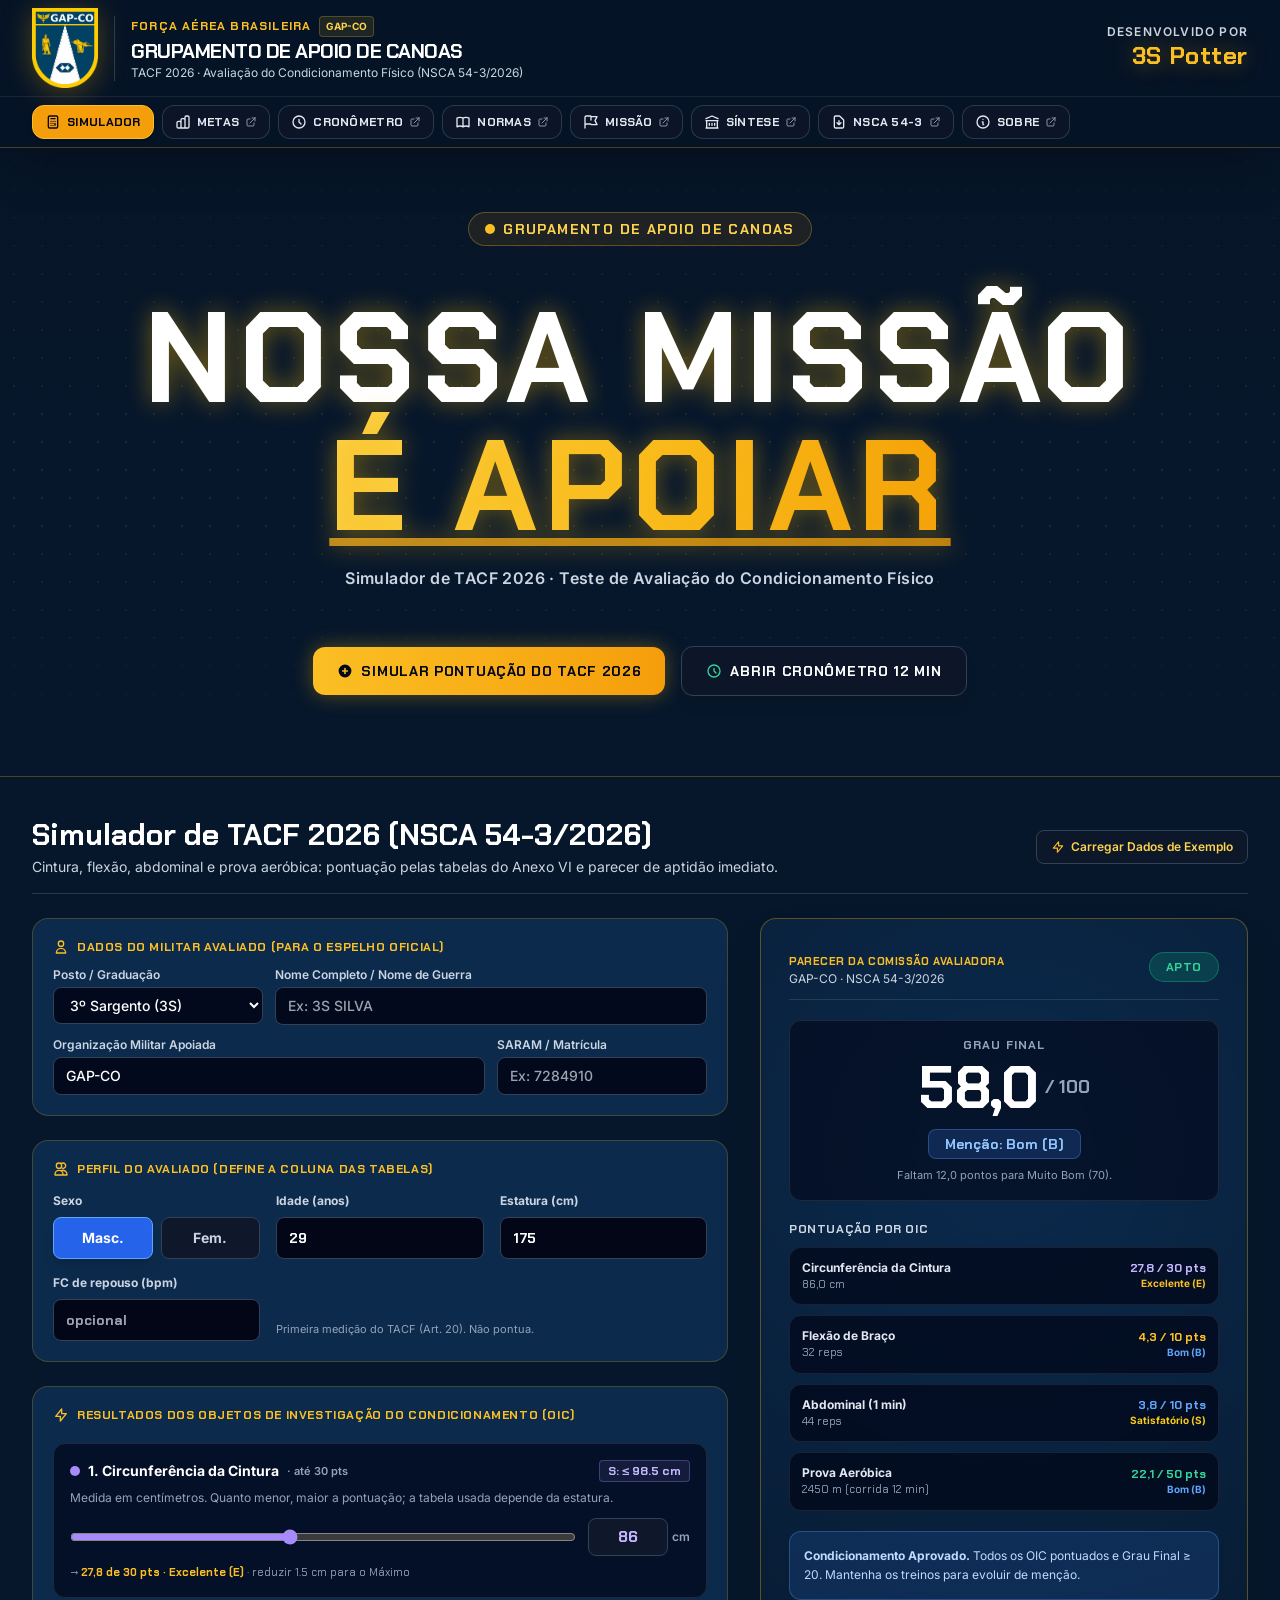
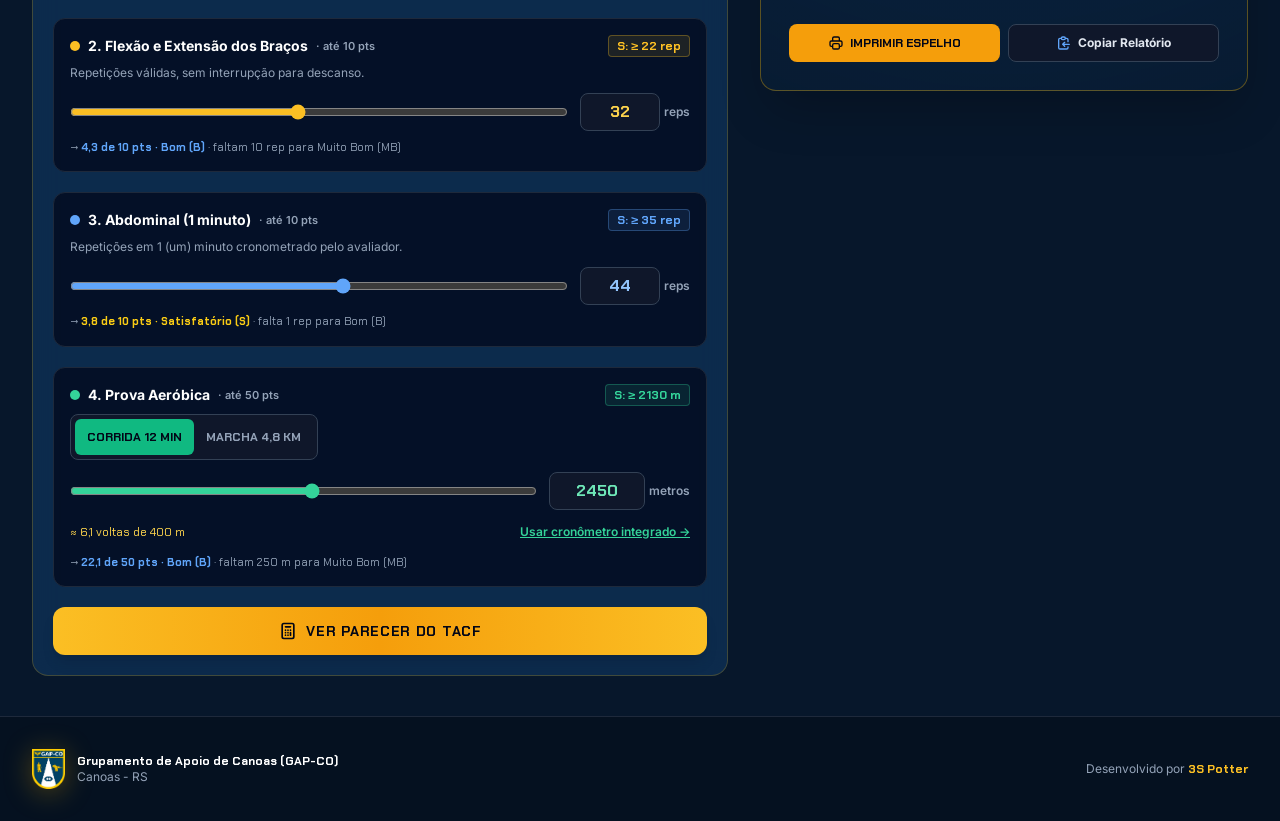
<file: index.html>
<!DOCTYPE html>
<html lang="pt-BR">
<head>
  <meta charset="UTF-8">
  <meta name="viewport" content="width=device-width, initial-scale=1.0, viewport-fit=cover">
  <meta name="theme-color" content="#061426">
  <meta name="mobile-web-app-capable" content="yes">
  <meta name="apple-mobile-web-app-capable" content="yes">
  <meta name="apple-mobile-web-app-status-bar-style" content="black-translucent">
  <meta name="apple-mobile-web-app-title" content="TACF 2026">
  <meta name="format-detection" content="telephone=no">
  <title>GAP-CO | Simulador de TACF 2026 - Nossa Missão é Apoiar</title>
  <!-- Estilos (Tailwind compilado e embutido: não depende de CDN) -->
  <style id="tailwind">*,:after,:before{--tw-border-spacing-x:0;--tw-border-spacing-y:0;--tw-translate-x:0;--tw-translate-y:0;--tw-rotate:0;--tw-skew-x:0;--tw-skew-y:0;--tw-scale-x:1;--tw-scale-y:1;--tw-pan-x: ;--tw-pan-y: ;--tw-pinch-zoom: ;--tw-scroll-snap-strictness:proximity;--tw-gradient-from-position: ;--tw-gradient-via-position: ;--tw-gradient-to-position: ;--tw-ordinal: ;--tw-slashed-zero: ;--tw-numeric-figure: ;--tw-numeric-spacing: ;--tw-numeric-fraction: ;--tw-ring-inset: ;--tw-ring-offset-width:0px;--tw-ring-offset-color:#fff;--tw-ring-color:rgba(59,130,246,.5);--tw-ring-offset-shadow:0 0 #0000;--tw-ring-shadow:0 0 #0000;--tw-shadow:0 0 #0000;--tw-shadow-colored:0 0 #0000;--tw-blur: ;--tw-brightness: ;--tw-contrast: ;--tw-grayscale: ;--tw-hue-rotate: ;--tw-invert: ;--tw-saturate: ;--tw-sepia: ;--tw-drop-shadow: ;--tw-backdrop-blur: ;--tw-backdrop-brightness: ;--tw-backdrop-contrast: ;--tw-backdrop-grayscale: ;--tw-backdrop-hue-rotate: ;--tw-backdrop-invert: ;--tw-backdrop-opacity: ;--tw-backdrop-saturate: ;--tw-backdrop-sepia: ;--tw-contain-size: ;--tw-contain-layout: ;--tw-contain-paint: ;--tw-contain-style: }::backdrop{--tw-border-spacing-x:0;--tw-border-spacing-y:0;--tw-translate-x:0;--tw-translate-y:0;--tw-rotate:0;--tw-skew-x:0;--tw-skew-y:0;--tw-scale-x:1;--tw-scale-y:1;--tw-pan-x: ;--tw-pan-y: ;--tw-pinch-zoom: ;--tw-scroll-snap-strictness:proximity;--tw-gradient-from-position: ;--tw-gradient-via-position: ;--tw-gradient-to-position: ;--tw-ordinal: ;--tw-slashed-zero: ;--tw-numeric-figure: ;--tw-numeric-spacing: ;--tw-numeric-fraction: ;--tw-ring-inset: ;--tw-ring-offset-width:0px;--tw-ring-offset-color:#fff;--tw-ring-color:rgba(59,130,246,.5);--tw-ring-offset-shadow:0 0 #0000;--tw-ring-shadow:0 0 #0000;--tw-shadow:0 0 #0000;--tw-shadow-colored:0 0 #0000;--tw-blur: ;--tw-brightness: ;--tw-contrast: ;--tw-grayscale: ;--tw-hue-rotate: ;--tw-invert: ;--tw-saturate: ;--tw-sepia: ;--tw-drop-shadow: ;--tw-backdrop-blur: ;--tw-backdrop-brightness: ;--tw-backdrop-contrast: ;--tw-backdrop-grayscale: ;--tw-backdrop-hue-rotate: ;--tw-backdrop-invert: ;--tw-backdrop-opacity: ;--tw-backdrop-saturate: ;--tw-backdrop-sepia: ;--tw-contain-size: ;--tw-contain-layout: ;--tw-contain-paint: ;--tw-contain-style: }/*! tailwindcss v3.4.19 | MIT License | https://tailwindcss.com*/*,:after,:before{box-sizing:border-box;border:0 solid #e5e7eb}:after,:before{--tw-content:""}:host,html{line-height:1.5;-webkit-text-size-adjust:100%;-moz-tab-size:4;-o-tab-size:4;tab-size:4;font-family:Inter,sans-serif;font-feature-settings:normal;font-variation-settings:normal;-webkit-tap-highlight-color:transparent}body{margin:0;line-height:inherit}hr{height:0;color:inherit;border-top-width:1px}abbr:where([title]){-webkit-text-decoration:underline dotted;text-decoration:underline dotted}h1,h2,h3,h4,h5,h6{font-size:inherit;font-weight:inherit}a{color:inherit;text-decoration:inherit}b,strong{font-weight:bolder}code,kbd,pre,samp{font-family:Chakra Petch,monospace;font-feature-settings:normal;font-variation-settings:normal;font-size:1em}small{font-size:80%}sub,sup{font-size:75%;line-height:0;position:relative;vertical-align:baseline}sub{bottom:-.25em}sup{top:-.5em}table{text-indent:0;border-color:inherit;border-collapse:collapse}button,input,optgroup,select,textarea{font-family:inherit;font-feature-settings:inherit;font-variation-settings:inherit;font-size:100%;font-weight:inherit;line-height:inherit;letter-spacing:inherit;color:inherit;margin:0;padding:0}button,select{text-transform:none}button,input:where([type=button]),input:where([type=reset]),input:where([type=submit]){-webkit-appearance:button;background-color:transparent;background-image:none}:-moz-focusring{outline:auto}:-moz-ui-invalid{box-shadow:none}progress{vertical-align:baseline}::-webkit-inner-spin-button,::-webkit-outer-spin-button{height:auto}[type=search]{-webkit-appearance:textfield;outline-offset:-2px}::-webkit-search-decoration{-webkit-appearance:none}::-webkit-file-upload-button{-webkit-appearance:button;font:inherit}summary{display:list-item}blockquote,dd,dl,figure,h1,h2,h3,h4,h5,h6,hr,p,pre{margin:0}fieldset{margin:0}fieldset,legend{padding:0}menu,ol,ul{list-style:none;margin:0;padding:0}dialog{padding:0}textarea{resize:vertical}input::-moz-placeholder,textarea::-moz-placeholder{opacity:1;color:#9ca3af}input::placeholder,textarea::placeholder{opacity:1;color:#9ca3af}[role=button],button{cursor:pointer}:disabled{cursor:default}audio,canvas,embed,iframe,img,object,svg,video{display:block;vertical-align:middle}img,video{max-width:100%;height:auto}[hidden]:where(:not([hidden=until-found])){display:none}.sr-only{position:absolute;width:1px;height:1px;padding:0;margin:-1px;overflow:hidden;clip:rect(0,0,0,0);white-space:nowrap;border-width:0}.visible{visibility:visible}.fixed{position:fixed}.absolute{position:absolute}.relative{position:relative}.inset-0{inset:0}.inset-x-0{left:0;right:0}.-right-16{right:-4rem}.-top-16{top:-4rem}.bottom-0{bottom:0}.left-0{left:0}.top-1\.5{top:.375rem}.z-10{z-index:10}.z-40{z-index:40}.z-50{z-index:50}.col-span-1{grid-column:span 1/span 1}.col-span-2{grid-column:span 2/span 2}.mx-auto{margin-left:auto;margin-right:auto}.my-1{margin-top:.25rem;margin-bottom:.25rem}.my-2{margin-top:.5rem;margin-bottom:.5rem}.mb-1{margin-bottom:.25rem}.mb-10{margin-bottom:2.5rem}.mb-2{margin-bottom:.5rem}.mb-3{margin-bottom:.75rem}.mb-4{margin-bottom:1rem}.mb-5{margin-bottom:1.25rem}.mb-6{margin-bottom:1.5rem}.mr-2{margin-right:.5rem}.mt-0\.5{margin-top:.125rem}.mt-1{margin-top:.25rem}.mt-1\.5{margin-top:.375rem}.mt-16{margin-top:4rem}.mt-2{margin-top:.5rem}.mt-3{margin-top:.75rem}.mt-4{margin-top:1rem}.mt-6{margin-top:1.5rem}.mt-7{margin-top:1.75rem}.block{display:block}.inline-block{display:inline-block}.flex{display:flex}.inline-flex{display:inline-flex}.table{display:table}.grid{display:grid}.hidden{display:none}.aspect-\[3\/4\]{aspect-ratio:3/4}.h-1{height:.25rem}.h-10{height:2.5rem}.h-12{height:3rem}.h-14{height:3.5rem}.h-16{height:4rem}.h-2{height:.5rem}.h-2\.5{height:.625rem}.h-20{height:5rem}.h-24{height:6rem}.h-3{height:.75rem}.h-3\.5{height:.875rem}.h-4{height:1rem}.h-48{height:12rem}.h-5{height:1.25rem}.h-6{height:1.5rem}.h-full{height:100%}.h-px{height:1px}.max-h-44{max-height:11rem}.min-h-screen{min-height:100vh}.w-1\/4{width:25%}.w-10{width:2.5rem}.w-12{width:3rem}.w-2{width:.5rem}.w-2\.5{width:.625rem}.w-20{width:5rem}.w-24{width:6rem}.w-28{width:7rem}.w-3{width:.75rem}.w-3\.5{width:.875rem}.w-4{width:1rem}.w-48{width:12rem}.w-5{width:1.25rem}.w-6{width:1.5rem}.w-\[calc\(50\%-0\.375rem\)\]{width:calc(50% - .375rem)}.w-auto{width:auto}.w-full{width:100%}.min-w-0{min-width:0}.max-w-2xl{max-width:42rem}.max-w-3xl{max-width:48rem}.max-w-4xl{max-width:56rem}.max-w-6xl{max-width:72rem}.max-w-7xl{max-width:80rem}.max-w-md{max-width:28rem}.max-w-sm{max-width:24rem}.flex-shrink-0,.shrink-0{flex-shrink:0}.flex-grow{flex-grow:1}.transform{transform:translate(var(--tw-translate-x),var(--tw-translate-y)) rotate(var(--tw-rotate)) skewX(var(--tw-skew-x)) skewY(var(--tw-skew-y)) scaleX(var(--tw-scale-x)) scaleY(var(--tw-scale-y))}@keyframes ping{75%,to{transform:scale(2);opacity:0}}.animate-ping{animation:ping 1s cubic-bezier(0,0,.2,1) infinite}.cursor-pointer{cursor:pointer}.scroll-mt-24{scroll-margin-top:6rem}.scroll-mt-28{scroll-margin-top:7rem}.list-disc{list-style-type:disc}.grid-cols-1{grid-template-columns:repeat(1,minmax(0,1fr))}.grid-cols-2{grid-template-columns:repeat(2,minmax(0,1fr))}.grid-cols-4{grid-template-columns:repeat(4,minmax(0,1fr))}.grid-cols-5{grid-template-columns:repeat(5,minmax(0,1fr))}.flex-col{flex-direction:column}.flex-wrap{flex-wrap:wrap}.items-start{align-items:flex-start}.items-end{align-items:flex-end}.items-center{align-items:center}.items-baseline{align-items:baseline}.items-stretch{align-items:stretch}.justify-center{justify-content:center}.justify-between{justify-content:space-between}.gap-0\.5{gap:.125rem}.gap-1{gap:.25rem}.gap-1\.5{gap:.375rem}.gap-12{gap:3rem}.gap-2{gap:.5rem}.gap-3{gap:.75rem}.gap-4{gap:1rem}.gap-5{gap:1.25rem}.gap-8{gap:2rem}.gap-x-3{-moz-column-gap:.75rem;column-gap:.75rem}.gap-x-6{-moz-column-gap:1.5rem;column-gap:1.5rem}.gap-y-1{row-gap:.25rem}.gap-y-2{row-gap:.5rem}.space-x-1>:not([hidden])~:not([hidden]){--tw-space-x-reverse:0;margin-right:calc(.25rem*var(--tw-space-x-reverse));margin-left:calc(.25rem*(1 - var(--tw-space-x-reverse)))}.space-x-2>:not([hidden])~:not([hidden]){--tw-space-x-reverse:0;margin-right:calc(.5rem*var(--tw-space-x-reverse));margin-left:calc(.5rem*(1 - var(--tw-space-x-reverse)))}.space-x-3>:not([hidden])~:not([hidden]){--tw-space-x-reverse:0;margin-right:calc(.75rem*var(--tw-space-x-reverse));margin-left:calc(.75rem*(1 - var(--tw-space-x-reverse)))}.space-y-1>:not([hidden])~:not([hidden]){--tw-space-y-reverse:0;margin-top:calc(.25rem*(1 - var(--tw-space-y-reverse)));margin-bottom:calc(.25rem*var(--tw-space-y-reverse))}.space-y-1\.5>:not([hidden])~:not([hidden]){--tw-space-y-reverse:0;margin-top:calc(.375rem*(1 - var(--tw-space-y-reverse)));margin-bottom:calc(.375rem*var(--tw-space-y-reverse))}.space-y-2>:not([hidden])~:not([hidden]){--tw-space-y-reverse:0;margin-top:calc(.5rem*(1 - var(--tw-space-y-reverse)));margin-bottom:calc(.5rem*var(--tw-space-y-reverse))}.space-y-2\.5>:not([hidden])~:not([hidden]){--tw-space-y-reverse:0;margin-top:calc(.625rem*(1 - var(--tw-space-y-reverse)));margin-bottom:calc(.625rem*var(--tw-space-y-reverse))}.space-y-3>:not([hidden])~:not([hidden]){--tw-space-y-reverse:0;margin-top:calc(.75rem*(1 - var(--tw-space-y-reverse)));margin-bottom:calc(.75rem*var(--tw-space-y-reverse))}.space-y-4>:not([hidden])~:not([hidden]){--tw-space-y-reverse:0;margin-top:calc(1rem*(1 - var(--tw-space-y-reverse)));margin-bottom:calc(1rem*var(--tw-space-y-reverse))}.space-y-5>:not([hidden])~:not([hidden]){--tw-space-y-reverse:0;margin-top:calc(1.25rem*(1 - var(--tw-space-y-reverse)));margin-bottom:calc(1.25rem*var(--tw-space-y-reverse))}.space-y-6>:not([hidden])~:not([hidden]){--tw-space-y-reverse:0;margin-top:calc(1.5rem*(1 - var(--tw-space-y-reverse)));margin-bottom:calc(1.5rem*var(--tw-space-y-reverse))}.space-y-8>:not([hidden])~:not([hidden]){--tw-space-y-reverse:0;margin-top:calc(2rem*(1 - var(--tw-space-y-reverse)));margin-bottom:calc(2rem*var(--tw-space-y-reverse))}.divide-y>:not([hidden])~:not([hidden]){--tw-divide-y-reverse:0;border-top-width:calc(1px*(1 - var(--tw-divide-y-reverse)));border-bottom-width:calc(1px*var(--tw-divide-y-reverse))}.divide-slate-800>:not([hidden])~:not([hidden]){--tw-divide-opacity:1;border-color:rgb(30 41 59/var(--tw-divide-opacity,1))}.self-start{align-self:flex-start}.overflow-hidden{overflow:hidden}.overflow-x-auto{overflow-x:auto}.overflow-y-auto{overflow-y:auto}.truncate{overflow:hidden;text-overflow:ellipsis}.truncate,.whitespace-nowrap{white-space:nowrap}.rounded{border-radius:.25rem}.rounded-2xl{border-radius:1rem}.rounded-3xl{border-radius:1.5rem}.rounded-full{border-radius:9999px}.rounded-lg{border-radius:.5rem}.rounded-md{border-radius:.375rem}.rounded-xl{border-radius:.75rem}.border{border-width:1px}.border-2{border-width:2px}.border-4{border-width:4px}.border-b{border-bottom-width:1px}.border-b-2{border-bottom-width:2px}.border-l{border-left-width:1px}.border-t{border-top-width:1px}.border-amber-400{--tw-border-opacity:1;border-color:rgb(251 191 36/var(--tw-border-opacity,1))}.border-amber-400\/25{border-color:rgba(251,191,36,.25)}.border-amber-400\/30{border-color:rgba(251,191,36,.3)}.border-amber-400\/40{border-color:rgba(251,191,36,.4)}.border-amber-500\/30{border-color:rgba(245,158,11,.3)}.border-amber-500\/40{border-color:rgba(245,158,11,.4)}.border-amber-500\/50{border-color:rgba(245,158,11,.5)}.border-amber-600\/50{border-color:rgba(217,119,6,.5)}.border-black{--tw-border-opacity:1;border-color:rgb(0 0 0/var(--tw-border-opacity,1))}.border-blue-400{--tw-border-opacity:1;border-color:rgb(96 165 250/var(--tw-border-opacity,1))}.border-blue-400\/30{border-color:rgba(96,165,250,.3)}.border-blue-400\/40{border-color:rgba(96,165,250,.4)}.border-emerald-400\/30{border-color:rgba(52,211,153,.3)}.border-emerald-500\/30{border-color:rgba(16,185,129,.3)}.border-emerald-500\/40{border-color:rgba(16,185,129,.4)}.border-pink-400{--tw-border-opacity:1;border-color:rgb(244 114 182/var(--tw-border-opacity,1))}.border-pink-400\/25{border-color:rgba(244,114,182,.25)}.border-rose-400\/30{border-color:rgba(251,113,133,.3)}.border-rose-500\/30{border-color:rgba(244,63,94,.3)}.border-rose-500\/40{border-color:rgba(244,63,94,.4)}.border-slate-500\/30{border-color:rgba(100,116,139,.3)}.border-slate-500\/40{border-color:rgba(100,116,139,.4)}.border-slate-700{--tw-border-opacity:1;border-color:rgb(51 65 85/var(--tw-border-opacity,1))}.border-slate-700\/80{border-color:rgba(51,65,85,.8)}.border-slate-800{--tw-border-opacity:1;border-color:rgb(30 41 59/var(--tw-border-opacity,1))}.border-slate-800\/80{border-color:rgba(30,41,59,.8)}.border-violet-400\/30{border-color:rgba(167,139,250,.3)}.border-yellow-400\/30{border-color:rgba(250,204,21,.3)}.bg-\[\#051120\]{--tw-bg-opacity:1;background-color:rgb(5 17 32/var(--tw-bg-opacity,1))}.bg-\[\#061426\]{--tw-bg-opacity:1;background-color:rgb(6 20 38/var(--tw-bg-opacity,1))}.bg-\[\#061426\]\/95{background-color:rgba(6,20,38,.95)}.bg-amber-400{--tw-bg-opacity:1;background-color:rgb(251 191 36/var(--tw-bg-opacity,1))}.bg-amber-400\/10{background-color:rgba(251,191,36,.1)}.bg-amber-400\/15{background-color:rgba(251,191,36,.15)}.bg-amber-400\/20{background-color:rgba(251,191,36,.2)}.bg-amber-400\/50{background-color:rgba(251,191,36,.5)}.bg-amber-500{--tw-bg-opacity:1;background-color:rgb(245 158 11/var(--tw-bg-opacity,1))}.bg-amber-500\/10{background-color:rgba(245,158,11,.1)}.bg-amber-500\/15{background-color:rgba(245,158,11,.15)}.bg-amber-950\/70{background-color:rgba(69,26,3,.7)}.bg-blue-400{--tw-bg-opacity:1;background-color:rgb(96 165 250/var(--tw-bg-opacity,1))}.bg-blue-400\/10{background-color:rgba(96,165,250,.1)}.bg-blue-500\/15{background-color:rgba(59,130,246,.15)}.bg-blue-500\/20{background-color:rgba(59,130,246,.2)}.bg-blue-600{--tw-bg-opacity:1;background-color:rgb(37 99 235/var(--tw-bg-opacity,1))}.bg-emerald-400{--tw-bg-opacity:1;background-color:rgb(52 211 153/var(--tw-bg-opacity,1))}.bg-emerald-400\/10{background-color:rgba(52,211,153,.1)}.bg-emerald-500{--tw-bg-opacity:1;background-color:rgb(16 185 129/var(--tw-bg-opacity,1))}.bg-emerald-500\/10{background-color:rgba(16,185,129,.1)}.bg-emerald-500\/15{background-color:rgba(16,185,129,.15)}.bg-emerald-500\/20{background-color:rgba(16,185,129,.2)}.bg-gray-100{--tw-bg-opacity:1;background-color:rgb(243 244 246/var(--tw-bg-opacity,1))}.bg-gray-200{--tw-bg-opacity:1;background-color:rgb(229 231 235/var(--tw-bg-opacity,1))}.bg-pink-500\/10{background-color:rgba(236,72,153,.1)}.bg-pink-600{--tw-bg-opacity:1;background-color:rgb(219 39 119/var(--tw-bg-opacity,1))}.bg-rose-500\/15{background-color:rgba(244,63,94,.15)}.bg-rose-500\/20{background-color:rgba(244,63,94,.2)}.bg-slate-400{--tw-bg-opacity:1;background-color:rgb(148 163 184/var(--tw-bg-opacity,1))}.bg-slate-500\/15{background-color:rgba(100,116,139,.15)}.bg-slate-500\/20{background-color:rgba(100,116,139,.2)}.bg-slate-800{--tw-bg-opacity:1;background-color:rgb(30 41 59/var(--tw-bg-opacity,1))}.bg-slate-900{--tw-bg-opacity:1;background-color:rgb(15 23 42/var(--tw-bg-opacity,1))}.bg-slate-900\/70{background-color:rgba(15,23,42,.7)}.bg-slate-900\/80{background-color:rgba(15,23,42,.8)}.bg-slate-900\/90{background-color:rgba(15,23,42,.9)}.bg-slate-950{--tw-bg-opacity:1;background-color:rgb(2 6 23/var(--tw-bg-opacity,1))}.bg-slate-950\/40{background-color:rgba(2,6,23,.4)}.bg-slate-950\/60{background-color:rgba(2,6,23,.6)}.bg-slate-950\/70{background-color:rgba(2,6,23,.7)}.bg-slate-950\/80{background-color:rgba(2,6,23,.8)}.bg-slate-950\/90{background-color:rgba(2,6,23,.9)}.bg-violet-400{--tw-bg-opacity:1;background-color:rgb(167 139 250/var(--tw-bg-opacity,1))}.bg-violet-400\/10{background-color:rgba(167,139,250,.1)}.bg-violet-500\/15{background-color:rgba(139,92,246,.15)}.bg-white{--tw-bg-opacity:1;background-color:rgb(255 255 255/var(--tw-bg-opacity,1))}.bg-yellow-500\/20{background-color:rgba(234,179,8,.2)}.bg-gradient-to-b{background-image:linear-gradient(to bottom,var(--tw-gradient-stops))}.bg-gradient-to-br{background-image:linear-gradient(to bottom right,var(--tw-gradient-stops))}.bg-gradient-to-r{background-image:linear-gradient(to right,var(--tw-gradient-stops))}.from-\[\#061426\]\/80{--tw-gradient-from:rgba(6,20,38,.8) var(--tw-gradient-from-position);--tw-gradient-to:rgba(6,20,38,0) var(--tw-gradient-to-position);--tw-gradient-stops:var(--tw-gradient-from),var(--tw-gradient-to)}.from-amber-300{--tw-gradient-from:#fcd34d var(--tw-gradient-from-position);--tw-gradient-to:rgba(252,211,77,0) var(--tw-gradient-to-position);--tw-gradient-stops:var(--tw-gradient-from),var(--tw-gradient-to)}.from-amber-400{--tw-gradient-from:#fbbf24 var(--tw-gradient-from-position);--tw-gradient-to:rgba(251,191,36,0) var(--tw-gradient-to-position);--tw-gradient-stops:var(--tw-gradient-from),var(--tw-gradient-to)}.from-blue-400{--tw-gradient-from:#60a5fa var(--tw-gradient-from-position);--tw-gradient-to:rgba(96,165,250,0) var(--tw-gradient-to-position);--tw-gradient-stops:var(--tw-gradient-from),var(--tw-gradient-to)}.via-amber-400{--tw-gradient-to:rgba(251,191,36,0) var(--tw-gradient-to-position);--tw-gradient-stops:var(--tw-gradient-from),#fbbf24 var(--tw-gradient-via-position),var(--tw-gradient-to)}.via-amber-500{--tw-gradient-to:rgba(245,158,11,0) var(--tw-gradient-to-position);--tw-gradient-stops:var(--tw-gradient-from),#f59e0b var(--tw-gradient-via-position),var(--tw-gradient-to)}.via-blue-400{--tw-gradient-to:rgba(96,165,250,0) var(--tw-gradient-to-position);--tw-gradient-stops:var(--tw-gradient-from),#60a5fa var(--tw-gradient-via-position),var(--tw-gradient-to)}.via-transparent{--tw-gradient-to:transparent var(--tw-gradient-to-position);--tw-gradient-stops:var(--tw-gradient-from),transparent var(--tw-gradient-via-position),var(--tw-gradient-to)}.to-\[\#07172b\]{--tw-gradient-to:#07172b var(--tw-gradient-to-position)}.to-amber-400{--tw-gradient-to:#fbbf24 var(--tw-gradient-to-position)}.to-amber-500{--tw-gradient-to:#f59e0b var(--tw-gradient-to-position)}.to-blue-600{--tw-gradient-to:#2563eb var(--tw-gradient-to-position)}.to-emerald-400{--tw-gradient-to:#34d399 var(--tw-gradient-to-position)}.bg-clip-text{-webkit-background-clip:text;background-clip:text}.object-contain{-o-object-fit:contain;object-fit:contain}.p-0\.5{padding:.125rem}.p-1{padding:.25rem}.p-10{padding:2.5rem}.p-2{padding:.5rem}.p-3{padding:.75rem}.p-3\.5{padding:.875rem}.p-4{padding:1rem}.p-5{padding:1.25rem}.p-6{padding:1.5rem}.px-1{padding-left:.25rem;padding-right:.25rem}.px-1\.5{padding-left:.375rem;padding-right:.375rem}.px-2{padding-left:.5rem;padding-right:.5rem}.px-2\.5{padding-left:.625rem;padding-right:.625rem}.px-3{padding-left:.75rem;padding-right:.75rem}.px-3\.5{padding-left:.875rem;padding-right:.875rem}.px-4{padding-left:1rem;padding-right:1rem}.px-5{padding-left:1.25rem;padding-right:1.25rem}.px-6{padding-left:1.5rem;padding-right:1.5rem}.py-0\.5{padding-top:.125rem;padding-bottom:.125rem}.py-1{padding-top:.25rem;padding-bottom:.25rem}.py-1\.5{padding-top:.375rem;padding-bottom:.375rem}.py-2{padding-top:.5rem;padding-bottom:.5rem}.py-2\.5{padding-top:.625rem;padding-bottom:.625rem}.py-3{padding-top:.75rem;padding-bottom:.75rem}.py-3\.5{padding-top:.875rem;padding-bottom:.875rem}.py-4{padding-top:1rem;padding-bottom:1rem}.py-6{padding-top:1.5rem;padding-bottom:1.5rem}.py-8{padding-top:2rem;padding-bottom:2rem}.pb-1{padding-bottom:.25rem}.pb-10{padding-bottom:2.5rem}.pb-2{padding-bottom:.5rem}.pb-3{padding-bottom:.75rem}.pb-4{padding-bottom:1rem}.pl-3{padding-left:.75rem}.pl-4{padding-left:1rem}.pl-8{padding-left:2rem}.pt-1{padding-top:.25rem}.pt-2{padding-top:.5rem}.pt-2\.5{padding-top:.625rem}.pt-4{padding-top:1rem}.pt-8{padding-top:2rem}.pt-\[env\(safe-area-inset-top\)\]{padding-top:env(safe-area-inset-top)}.text-left{text-align:left}.text-center{text-align:center}.text-right{text-align:right}.font-militar{font-family:Chakra Petch,sans-serif}.font-mono{font-family:Chakra Petch,monospace}.font-sans{font-family:Inter,sans-serif}.text-2xl{font-size:1.5rem;line-height:2rem}.text-3xl{font-size:1.875rem;line-height:2.25rem}.text-5xl{font-size:3rem;line-height:1}.text-\[10px\]{font-size:10px}.text-\[11px\]{font-size:11px}.text-\[13px\]{font-size:13px}.text-\[2\.6rem\]{font-size:2.6rem}.text-\[3\.4rem\]{font-size:3.4rem}.text-\[9px\]{font-size:9px}.text-base{font-size:1rem;line-height:1.5rem}.text-lg{font-size:1.125rem;line-height:1.75rem}.text-sm{font-size:.875rem;line-height:1.25rem}.text-xl{font-size:1.25rem;line-height:1.75rem}.text-xs{font-size:.75rem;line-height:1rem}.font-black{font-weight:900}.font-bold{font-weight:700}.font-extrabold{font-weight:800}.font-medium{font-weight:500}.font-semibold{font-weight:600}.uppercase{text-transform:uppercase}.italic{font-style:italic}.leading-none{line-height:1}.leading-relaxed{line-height:1.625}.leading-snug{line-height:1.375}.leading-tight{line-height:1.25}.tracking-\[0\.25em\]{letter-spacing:.25em}.tracking-tight{letter-spacing:-.025em}.tracking-wide{letter-spacing:.025em}.tracking-wider{letter-spacing:.05em}.tracking-widest{letter-spacing:.1em}.text-amber-100{--tw-text-opacity:1;color:rgb(254 243 199/var(--tw-text-opacity,1))}.text-amber-200{--tw-text-opacity:1;color:rgb(253 230 138/var(--tw-text-opacity,1))}.text-amber-300{--tw-text-opacity:1;color:rgb(252 211 77/var(--tw-text-opacity,1))}.text-amber-300\/90{color:rgba(252,211,77,.9)}.text-amber-400{--tw-text-opacity:1;color:rgb(251 191 36/var(--tw-text-opacity,1))}.text-black{--tw-text-opacity:1;color:rgb(0 0 0/var(--tw-text-opacity,1))}.text-blue-200{--tw-text-opacity:1;color:rgb(191 219 254/var(--tw-text-opacity,1))}.text-blue-300{--tw-text-opacity:1;color:rgb(147 197 253/var(--tw-text-opacity,1))}.text-blue-400{--tw-text-opacity:1;color:rgb(96 165 250/var(--tw-text-opacity,1))}.text-emerald-300{--tw-text-opacity:1;color:rgb(110 231 183/var(--tw-text-opacity,1))}.text-emerald-400{--tw-text-opacity:1;color:rgb(52 211 153/var(--tw-text-opacity,1))}.text-pink-300{--tw-text-opacity:1;color:rgb(249 168 212/var(--tw-text-opacity,1))}.text-rose-200{--tw-text-opacity:1;color:rgb(254 205 211/var(--tw-text-opacity,1))}.text-rose-300{--tw-text-opacity:1;color:rgb(253 164 175/var(--tw-text-opacity,1))}.text-rose-400{--tw-text-opacity:1;color:rgb(251 113 133/var(--tw-text-opacity,1))}.text-slate-100{--tw-text-opacity:1;color:rgb(241 245 249/var(--tw-text-opacity,1))}.text-slate-200{--tw-text-opacity:1;color:rgb(226 232 240/var(--tw-text-opacity,1))}.text-slate-300{--tw-text-opacity:1;color:rgb(203 213 225/var(--tw-text-opacity,1))}.text-slate-400{--tw-text-opacity:1;color:rgb(148 163 184/var(--tw-text-opacity,1))}.text-slate-500{--tw-text-opacity:1;color:rgb(100 116 139/var(--tw-text-opacity,1))}.text-slate-900{--tw-text-opacity:1;color:rgb(15 23 42/var(--tw-text-opacity,1))}.text-slate-950{--tw-text-opacity:1;color:rgb(2 6 23/var(--tw-text-opacity,1))}.text-transparent{color:transparent}.text-violet-300{--tw-text-opacity:1;color:rgb(196 181 253/var(--tw-text-opacity,1))}.text-white{--tw-text-opacity:1;color:rgb(255 255 255/var(--tw-text-opacity,1))}.text-yellow-300{--tw-text-opacity:1;color:rgb(253 224 71/var(--tw-text-opacity,1))}.text-yellow-400{--tw-text-opacity:1;color:rgb(250 204 21/var(--tw-text-opacity,1))}.underline{text-decoration-line:underline}.decoration-amber-500\/50{text-decoration-color:rgba(245,158,11,.5)}.decoration-4{text-decoration-thickness:4px}.underline-offset-8{text-underline-offset:8px}.antialiased{-webkit-font-smoothing:antialiased;-moz-osx-font-smoothing:grayscale}.accent-amber-400{accent-color:#fbbf24}.accent-blue-400{accent-color:#60a5fa}.accent-emerald-400{accent-color:#34d399}.accent-pink-400{accent-color:#f472b6}.accent-violet-400{accent-color:#a78bfa}.opacity-40{opacity:.4}.opacity-50{opacity:.5}.opacity-60{opacity:.6}.shadow-2xl{--tw-shadow:0 25px 50px -12px rgba(0,0,0,.25);--tw-shadow-colored:0 25px 50px -12px var(--tw-shadow-color)}.shadow-2xl,.shadow-\[0_0_14px_rgba\(244\2c 180\2c 0\2c 0\.35\)\]{box-shadow:var(--tw-ring-offset-shadow,0 0 #0000),var(--tw-ring-shadow,0 0 #0000),var(--tw-shadow)}.shadow-\[0_0_14px_rgba\(244\2c 180\2c 0\2c 0\.35\)\]{--tw-shadow:0 0 14px rgba(244,180,0,.35);--tw-shadow-colored:0 0 14px var(--tw-shadow-color)}.shadow-\[0_0_18px_rgba\(244\2c 180\2c 0\2c 0\.35\)\]{--tw-shadow:0 0 18px rgba(244,180,0,.35);--tw-shadow-colored:0 0 18px var(--tw-shadow-color);box-shadow:var(--tw-ring-offset-shadow,0 0 #0000),var(--tw-ring-shadow,0 0 #0000),var(--tw-shadow)}.shadow-\[0_0_20px_rgba\(244\2c 180\2c 0\2c 0\.35\)\]{--tw-shadow:0 0 20px rgba(244,180,0,.35);--tw-shadow-colored:0 0 20px var(--tw-shadow-color)}.shadow-\[0_0_20px_rgba\(244\2c 180\2c 0\2c 0\.35\)\],.shadow-inner{box-shadow:var(--tw-ring-offset-shadow,0 0 #0000),var(--tw-ring-shadow,0 0 #0000),var(--tw-shadow)}.shadow-inner{--tw-shadow:inset 0 2px 4px 0 rgba(0,0,0,.05);--tw-shadow-colored:inset 0 2px 4px 0 var(--tw-shadow-color)}.shadow-lg{--tw-shadow:0 10px 15px -3px rgba(0,0,0,.1),0 4px 6px -4px rgba(0,0,0,.1);--tw-shadow-colored:0 10px 15px -3px var(--tw-shadow-color),0 4px 6px -4px var(--tw-shadow-color)}.shadow-lg,.shadow-md{box-shadow:var(--tw-ring-offset-shadow,0 0 #0000),var(--tw-ring-shadow,0 0 #0000),var(--tw-shadow)}.shadow-md{--tw-shadow:0 4px 6px -1px rgba(0,0,0,.1),0 2px 4px -2px rgba(0,0,0,.1);--tw-shadow-colored:0 4px 6px -1px var(--tw-shadow-color),0 2px 4px -2px var(--tw-shadow-color)}.shadow-emerald-500\/20{--tw-shadow-color:rgba(16,185,129,.2);--tw-shadow:var(--tw-shadow-colored)}.ring-4{--tw-ring-offset-shadow:var(--tw-ring-inset) 0 0 0 var(--tw-ring-offset-width) var(--tw-ring-offset-color);--tw-ring-shadow:var(--tw-ring-inset) 0 0 0 calc(4px + var(--tw-ring-offset-width)) var(--tw-ring-color);box-shadow:var(--tw-ring-offset-shadow),var(--tw-ring-shadow),var(--tw-shadow,0 0 #0000)}.ring-\[\#07172b\]{--tw-ring-opacity:1;--tw-ring-color:rgb(7 23 43/var(--tw-ring-opacity,1))}.blur{--tw-blur:blur(8px)}.blur,.blur-2xl{filter:var(--tw-blur) var(--tw-brightness) var(--tw-contrast) var(--tw-grayscale) var(--tw-hue-rotate) var(--tw-invert) var(--tw-saturate) var(--tw-sepia) var(--tw-drop-shadow)}.blur-2xl{--tw-blur:blur(40px)}.drop-shadow{--tw-drop-shadow:drop-shadow(0 1px 2px rgba(0,0,0,.1)) drop-shadow(0 1px 1px rgba(0,0,0,.06))}.drop-shadow,.drop-shadow-\[0_0_20px_rgba\(244\2c 180\2c 0\2c 0\.3\)\]{filter:var(--tw-blur) var(--tw-brightness) var(--tw-contrast) var(--tw-grayscale) var(--tw-hue-rotate) var(--tw-invert) var(--tw-saturate) var(--tw-sepia) var(--tw-drop-shadow)}.drop-shadow-\[0_0_20px_rgba\(244\2c 180\2c 0\2c 0\.3\)\]{--tw-drop-shadow:drop-shadow(0 0 20px rgba(244,180,0,.3))}.filter{filter:var(--tw-blur) var(--tw-brightness) var(--tw-contrast) var(--tw-grayscale) var(--tw-hue-rotate) var(--tw-invert) var(--tw-saturate) var(--tw-sepia) var(--tw-drop-shadow)}.backdrop-blur-md{--tw-backdrop-blur:blur(12px)}.backdrop-blur-md,.backdrop-blur-sm{-webkit-backdrop-filter:var(--tw-backdrop-blur) var(--tw-backdrop-brightness) var(--tw-backdrop-contrast) var(--tw-backdrop-grayscale) var(--tw-backdrop-hue-rotate) var(--tw-backdrop-invert) var(--tw-backdrop-opacity) var(--tw-backdrop-saturate) var(--tw-backdrop-sepia);backdrop-filter:var(--tw-backdrop-blur) var(--tw-backdrop-brightness) var(--tw-backdrop-contrast) var(--tw-backdrop-grayscale) var(--tw-backdrop-hue-rotate) var(--tw-backdrop-invert) var(--tw-backdrop-opacity) var(--tw-backdrop-saturate) var(--tw-backdrop-sepia)}.backdrop-blur-sm{--tw-backdrop-blur:blur(4px)}.backdrop-filter{-webkit-backdrop-filter:var(--tw-backdrop-blur) var(--tw-backdrop-brightness) var(--tw-backdrop-contrast) var(--tw-backdrop-grayscale) var(--tw-backdrop-hue-rotate) var(--tw-backdrop-invert) var(--tw-backdrop-opacity) var(--tw-backdrop-saturate) var(--tw-backdrop-sepia);backdrop-filter:var(--tw-backdrop-blur) var(--tw-backdrop-brightness) var(--tw-backdrop-contrast) var(--tw-backdrop-grayscale) var(--tw-backdrop-hue-rotate) var(--tw-backdrop-invert) var(--tw-backdrop-opacity) var(--tw-backdrop-saturate) var(--tw-backdrop-sepia)}.transition{transition-property:color,background-color,border-color,text-decoration-color,fill,stroke,opacity,box-shadow,transform,filter,-webkit-backdrop-filter;transition-property:color,background-color,border-color,text-decoration-color,fill,stroke,opacity,box-shadow,transform,filter,backdrop-filter;transition-property:color,background-color,border-color,text-decoration-color,fill,stroke,opacity,box-shadow,transform,filter,backdrop-filter,-webkit-backdrop-filter;transition-timing-function:cubic-bezier(.4,0,.2,1);transition-duration:.15s}.transition-all{transition-property:all;transition-timing-function:cubic-bezier(.4,0,.2,1);transition-duration:.15s}.transition-colors{transition-property:color,background-color,border-color,text-decoration-color,fill,stroke;transition-timing-function:cubic-bezier(.4,0,.2,1);transition-duration:.15s}.transition-transform{transition-property:transform;transition-timing-function:cubic-bezier(.4,0,.2,1);transition-duration:.15s}.duration-300{transition-duration:.3s}.ease-out{transition-timing-function:cubic-bezier(0,0,.2,1)}.selection\:bg-amber-400 ::-moz-selection{--tw-bg-opacity:1;background-color:rgb(251 191 36/var(--tw-bg-opacity,1))}.selection\:bg-amber-400 ::selection{--tw-bg-opacity:1;background-color:rgb(251 191 36/var(--tw-bg-opacity,1))}.selection\:text-slate-950 ::-moz-selection{--tw-text-opacity:1;color:rgb(2 6 23/var(--tw-text-opacity,1))}.selection\:text-slate-950 ::selection{--tw-text-opacity:1;color:rgb(2 6 23/var(--tw-text-opacity,1))}.selection\:bg-amber-400::-moz-selection{--tw-bg-opacity:1;background-color:rgb(251 191 36/var(--tw-bg-opacity,1))}.selection\:bg-amber-400::selection{--tw-bg-opacity:1;background-color:rgb(251 191 36/var(--tw-bg-opacity,1))}.selection\:text-slate-950::-moz-selection{--tw-text-opacity:1;color:rgb(2 6 23/var(--tw-text-opacity,1))}.selection\:text-slate-950::selection{--tw-text-opacity:1;color:rgb(2 6 23/var(--tw-text-opacity,1))}.before\:absolute:before{content:var(--tw-content);position:absolute}.before\:bottom-2:before{content:var(--tw-content);bottom:.5rem}.before\:left-\[9px\]:before{content:var(--tw-content);left:9px}.before\:top-2:before{content:var(--tw-content);top:.5rem}.before\:w-0\.5:before{content:var(--tw-content);width:.125rem}.before\:bg-gradient-to-b:before{content:var(--tw-content);background-image:linear-gradient(to bottom,var(--tw-gradient-stops))}.before\:from-amber-400:before{content:var(--tw-content);--tw-gradient-from:#fbbf24 var(--tw-gradient-from-position);--tw-gradient-to:rgba(251,191,36,0) var(--tw-gradient-to-position);--tw-gradient-stops:var(--tw-gradient-from),var(--tw-gradient-to)}.before\:via-amber-400\/40:before{content:var(--tw-content);--tw-gradient-to:rgba(251,191,36,0) var(--tw-gradient-to-position);--tw-gradient-stops:var(--tw-gradient-from),rgba(251,191,36,.4) var(--tw-gradient-via-position),var(--tw-gradient-to)}.before\:to-blue-400\/60:before{content:var(--tw-content);--tw-gradient-to:rgba(96,165,250,.6) var(--tw-gradient-to-position)}.hover\:-translate-y-0\.5:hover{--tw-translate-y:-0.125rem}.hover\:-translate-y-0\.5:hover,.hover\:-translate-y-1:hover{transform:translate(var(--tw-translate-x),var(--tw-translate-y)) rotate(var(--tw-rotate)) skewX(var(--tw-skew-x)) skewY(var(--tw-skew-y)) scaleX(var(--tw-scale-x)) scaleY(var(--tw-scale-y))}.hover\:-translate-y-1:hover{--tw-translate-y:-0.25rem}.hover\:scale-105:hover{--tw-scale-x:1.05;--tw-scale-y:1.05;transform:translate(var(--tw-translate-x),var(--tw-translate-y)) rotate(var(--tw-rotate)) skewX(var(--tw-skew-x)) skewY(var(--tw-skew-y)) scaleX(var(--tw-scale-x)) scaleY(var(--tw-scale-y))}.hover\:border-amber-400\/50:hover{border-color:rgba(251,191,36,.5)}.hover\:border-amber-400\/60:hover{border-color:rgba(251,191,36,.6)}.hover\:border-amber-400\/70:hover{border-color:rgba(251,191,36,.7)}.hover\:bg-amber-300:hover{--tw-bg-opacity:1;background-color:rgb(252 211 77/var(--tw-bg-opacity,1))}.hover\:bg-amber-400:hover{--tw-bg-opacity:1;background-color:rgb(251 191 36/var(--tw-bg-opacity,1))}.hover\:bg-amber-400\/10:hover{background-color:rgba(251,191,36,.1)}.hover\:bg-amber-900\/80:hover{background-color:rgba(120,53,15,.8)}.hover\:bg-emerald-300:hover{--tw-bg-opacity:1;background-color:rgb(110 231 183/var(--tw-bg-opacity,1))}.hover\:bg-slate-700:hover{--tw-bg-opacity:1;background-color:rgb(51 65 85/var(--tw-bg-opacity,1))}.hover\:bg-slate-800:hover{--tw-bg-opacity:1;background-color:rgb(30 41 59/var(--tw-bg-opacity,1))}.hover\:bg-slate-800\/40:hover{background-color:rgba(30,41,59,.4)}.hover\:from-amber-300:hover{--tw-gradient-from:#fcd34d var(--tw-gradient-from-position);--tw-gradient-to:rgba(252,211,77,0) var(--tw-gradient-to-position);--tw-gradient-stops:var(--tw-gradient-from),var(--tw-gradient-to)}.hover\:to-amber-400:hover{--tw-gradient-to:#fbbf24 var(--tw-gradient-to-position)}.hover\:text-amber-200:hover{--tw-text-opacity:1;color:rgb(253 230 138/var(--tw-text-opacity,1))}.hover\:text-amber-300:hover{--tw-text-opacity:1;color:rgb(252 211 77/var(--tw-text-opacity,1))}.hover\:text-emerald-300:hover{--tw-text-opacity:1;color:rgb(110 231 183/var(--tw-text-opacity,1))}.hover\:text-white:hover{--tw-text-opacity:1;color:rgb(255 255 255/var(--tw-text-opacity,1))}.hover\:brightness-110:hover{--tw-brightness:brightness(1.1);filter:var(--tw-blur) var(--tw-brightness) var(--tw-contrast) var(--tw-grayscale) var(--tw-hue-rotate) var(--tw-invert) var(--tw-saturate) var(--tw-sepia) var(--tw-drop-shadow)}.focus\:border-amber-400:focus{--tw-border-opacity:1;border-color:rgb(251 191 36/var(--tw-border-opacity,1))}.focus\:border-blue-400:focus{--tw-border-opacity:1;border-color:rgb(96 165 250/var(--tw-border-opacity,1))}.focus\:border-emerald-400:focus{--tw-border-opacity:1;border-color:rgb(52 211 153/var(--tw-border-opacity,1))}.focus\:border-violet-400:focus{--tw-border-opacity:1;border-color:rgb(167 139 250/var(--tw-border-opacity,1))}.focus\:outline-none:focus{outline:2px solid transparent;outline-offset:2px}.disabled\:cursor-not-allowed:disabled{cursor:not-allowed}.disabled\:opacity-40:disabled{opacity:.4}@media (min-width:360px){.min-\[360px\]\:text-\[10px\]{font-size:10px}}@media (min-width:380px){.min-\[380px\]\:text-5xl{font-size:3rem;line-height:1}.min-\[380px\]\:text-6xl{font-size:3.75rem;line-height:1}.min-\[380px\]\:text-xs{font-size:.75rem;line-height:1rem}}@media (min-width:640px){.sm\:col-span-1{grid-column:span 1/span 1}.sm\:col-span-2{grid-column:span 2/span 2}.sm\:mb-6{margin-bottom:1.5rem}.sm\:mt-8{margin-top:2rem}.sm\:inline{display:inline}.sm\:flex{display:flex}.sm\:inline-flex{display:inline-flex}.sm\:hidden{display:none}.sm\:h-14{height:3.5rem}.sm\:h-20{height:5rem}.sm\:h-24{height:6rem}.sm\:h-28{height:7rem}.sm\:h-32{height:8rem}.sm\:h-7{height:1.75rem}.sm\:w-14{width:3.5rem}.sm\:w-16{width:4rem}.sm\:w-32{width:8rem}.sm\:w-7{width:1.75rem}.sm\:w-\[calc\(33\.333\%-0\.667rem\)\]{width:calc(33.333% - .667rem)}.sm\:w-auto{width:auto}.sm\:max-w-none{max-width:none}.sm\:grid-cols-2{grid-template-columns:repeat(2,minmax(0,1fr))}.sm\:grid-cols-3{grid-template-columns:repeat(3,minmax(0,1fr))}.sm\:grid-cols-4{grid-template-columns:repeat(4,minmax(0,1fr))}.sm\:flex-row{flex-direction:row}.sm\:flex-wrap{flex-wrap:wrap}.sm\:items-start{align-items:flex-start}.sm\:items-center{align-items:center}.sm\:gap-1\.5{gap:.375rem}.sm\:gap-2{gap:.5rem}.sm\:gap-4{gap:1rem}.sm\:gap-6{gap:1.5rem}.sm\:gap-7{gap:1.75rem}.sm\:space-x-4>:not([hidden])~:not([hidden]){--tw-space-x-reverse:0;margin-right:calc(1rem*var(--tw-space-x-reverse));margin-left:calc(1rem*(1 - var(--tw-space-x-reverse)))}.sm\:space-y-10>:not([hidden])~:not([hidden]){--tw-space-y-reverse:0;margin-top:calc(2.5rem*(1 - var(--tw-space-y-reverse)));margin-bottom:calc(2.5rem*var(--tw-space-y-reverse))}.sm\:space-y-5>:not([hidden])~:not([hidden]){--tw-space-y-reverse:0;margin-top:calc(1.25rem*(1 - var(--tw-space-y-reverse)));margin-bottom:calc(1.25rem*var(--tw-space-y-reverse))}.sm\:space-y-8>:not([hidden])~:not([hidden]){--tw-space-y-reverse:0;margin-top:calc(2rem*(1 - var(--tw-space-y-reverse)));margin-bottom:calc(2rem*var(--tw-space-y-reverse))}.sm\:self-auto{align-self:auto}.sm\:p-4{padding:1rem}.sm\:p-5{padding:1.25rem}.sm\:p-6{padding:1.5rem}.sm\:p-7{padding:1.75rem}.sm\:p-8{padding:2rem}.sm\:px-3{padding-left:.75rem;padding-right:.75rem}.sm\:px-6{padding-left:1.5rem;padding-right:1.5rem}.sm\:py-10{padding-top:2.5rem;padding-bottom:2.5rem}.sm\:py-6{padding-top:1.5rem;padding-bottom:1.5rem}.sm\:pb-20{padding-bottom:5rem}.sm\:pl-10{padding-left:2.5rem}.sm\:pl-4{padding-left:1rem}.sm\:pt-16{padding-top:4rem}.sm\:text-left{text-align:left}.sm\:text-2xl{font-size:1.5rem;line-height:2rem}.sm\:text-3xl{font-size:1.875rem;line-height:2.25rem}.sm\:text-4xl{font-size:2.25rem;line-height:2.5rem}.sm\:text-6xl{font-size:3.75rem;line-height:1}.sm\:text-7xl{font-size:4.5rem;line-height:1}.sm\:text-8xl{font-size:6rem;line-height:1}.sm\:text-\[11px\]{font-size:11px}.sm\:text-base{font-size:1rem;line-height:1.5rem}.sm\:text-lg{font-size:1.125rem;line-height:1.75rem}.sm\:text-sm{font-size:.875rem;line-height:1.25rem}.sm\:text-xl{font-size:1.25rem;line-height:1.75rem}.sm\:text-xs{font-size:.75rem;line-height:1rem}.sm\:tracking-wide{letter-spacing:.025em}.sm\:tracking-widest{letter-spacing:.1em}.sm\:decoration-8{text-decoration-thickness:8px}}@media (min-width:768px){.md\:mx-0{margin-left:0;margin-right:0}.md\:block{display:block}.md\:hidden{display:none}.md\:grid-cols-2{grid-template-columns:repeat(2,minmax(0,1fr))}.md\:grid-cols-\[auto\2c 1fr\]{grid-template-columns:auto 1fr}.md\:flex-row{flex-direction:row}.md\:items-center{align-items:center}.md\:text-right{text-align:right}.md\:text-8xl{font-size:6rem;line-height:1}}@media (min-width:1024px){.lg\:sticky{position:sticky}.lg\:top-0{top:0}.lg\:top-28{top:7rem}.lg\:col-span-5{grid-column:span 5/span 5}.lg\:col-span-7{grid-column:span 7/span 7}.lg\:hidden{display:none}.lg\:w-\[calc\(25\%-0\.75rem\)\]{width:calc(25% - .75rem)}.lg\:grid-cols-12{grid-template-columns:repeat(12,minmax(0,1fr))}.lg\:px-4{padding-left:1rem;padding-right:1rem}.lg\:px-8{padding-left:2rem;padding-right:2rem}.lg\:pb-8{padding-bottom:2rem}.lg\:text-2xl{font-size:1.5rem;line-height:2rem}.lg\:text-9xl{font-size:8rem;line-height:1}.lg\:text-xs{font-size:.75rem;line-height:1rem}}@media (min-width:1280px){.xl\:flex{display:flex}.xl\:flex-shrink-0{flex-shrink:0}.xl\:items-center{align-items:center}}</style>
  <!-- Google Fonts: Inter e Chakra Petch (Militar/Aeronáutico) -->
  <link rel="preconnect" href="https://fonts.googleapis.com">
  <link rel="preconnect" href="https://fonts.gstatic.com" crossorigin>
  <link href="https://fonts.googleapis.com/css2?family=Chakra+Petch:wght@500;600;700;800;900&family=Inter:wght@300;400;500;600;700;800;900&display=swap" rel="stylesheet">


  <style>
    html { -webkit-text-size-adjust: 100%; text-size-adjust: 100%; scroll-padding-top: 9rem; }
    body {
      overflow-x: hidden;
      background-color: #07172b;
      color: #f8fafc;
      font-family: 'Inter', sans-serif;
    }

    /* Textura de Fundo Sutil de Grade Militar */
    .bg-grid-tactical {
      background-image: radial-gradient(rgba(244, 180, 0, 0.12) 1px, transparent 1px);
      background-size: 28px 28px;
    }

    .glass-panel {
      background: rgba(15, 49, 86, 0.78);
      -webkit-backdrop-filter: blur(14px);
      backdrop-filter: blur(14px);
      border: 1px solid rgba(244, 180, 0, 0.22);
    }

    .glass-hero {
      background: radial-gradient(circle at 50% 30%, rgba(19, 78, 141, 0.35) 0%, rgba(8, 28, 51, 0.88) 100%);
      border: 1px solid rgba(244, 180, 0, 0.35);
    }

    /* Brilho dourado para elementos de honra militar */
    .gold-glow {
      text-shadow: 0 0 25px rgba(244, 180, 0, 0.45);
    }
    .badge-shadow {
      filter: drop-shadow(0 4px 14px rgba(244, 180, 0, 0.3));
    }

    /* ---------- Responsividade (celular, tablet e notebook) ---------- */
    /* Evita o zoom automático do iPhone ao tocar em campos (exige fonte >= 16px) */
    @media (max-width: 1023px) {
      input[type="text"], input[type="number"], select { font-size: 16px !important; }
    }
    /* Controles deslizantes mais fáceis de usar com o dedo */
    input[type="range"] { height: 28px; touch-action: pan-y; }
    button, a, label { -webkit-tap-highlight-color: transparent; touch-action: manipulation; }
    /* Remove setas dos campos numéricos (mais espaço no celular) */
    input[type="number"]::-webkit-outer-spin-button, input[type="number"]::-webkit-inner-spin-button { -webkit-appearance: none; margin: 0; }
    input[type="number"] { -moz-appearance: textfield; appearance: textfield; }
    /* Espaço para a barra fixa de resultado no celular/tablet */
    @media (max-width: 1023px) { body { padding-bottom: calc(76px + env(safe-area-inset-bottom)); } }
    .safe-bottom { padding-bottom: calc(0.6rem + env(safe-area-inset-bottom)); }
    @media (prefers-reduced-motion: reduce) { *, *::before, *::after { animation: none !important; transition: none !important; scroll-behavior: auto !important; } }

    .abas { scrollbar-width: none; -webkit-overflow-scrolling: touch; }
    .abas::-webkit-scrollbar { display: none; }

    /* Otimização Estrita para Impressão da Ficha do TACF */
    @media print {
      body {
        background-color: #ffffff !important;
        color: #000000 !important;
      }
      .no-print {
        display: none !important;
      }
      .print-only {
        display: block !important;
      }
      body { padding-bottom: 0 !important; }
      .glass-panel, .glass-hero {
        background: #ffffff !important;
        color: #000000 !important;
        border: 1px solid #999999 !important;
        box-shadow: none !important;
      }
    }
  </style>
</head>
<body class="min-h-screen flex flex-col antialiased selection:bg-amber-400 selection:text-slate-950">

  <!-- ==================== TOPO & CABEÇALHO COM BRASÃO OFICIAL ==================== -->
  <header class="no-print relative lg:sticky lg:top-0 z-50 pt-[env(safe-area-inset-top)] bg-[#061426]/95 backdrop-blur-md border-b border-amber-500/30 shadow-2xl">
    <div class="max-w-7xl mx-auto px-4 sm:px-6 lg:px-8">
      <div class="flex items-center justify-between gap-2 h-16 sm:h-24">
        
        <!-- Canto Superior Esquerdo: Brasão Oficial GAP-CO e Identificação Militar -->
        <div class="flex items-center space-x-3 sm:space-x-4 min-w-0">
          <!-- Brasão do GAP-CO com imagem e fallback SVG de alta precisão militar -->
          <div class="relative flex-shrink-0 flex items-center justify-center">
            <img 
              src="[data-uri]" 
              alt="Brasão GAP-CO" 
              id="gapco-img-badge"
              class="h-12 sm:h-20 w-auto object-contain badge-shadow transition-transform hover:scale-105 duration-300"
            />
          </div>

          <div class="border-l border-slate-700/80 pl-3 sm:pl-4 min-w-0">
            <div class="flex items-center space-x-2">
              <span class="text-[10px] sm:text-xs font-bold tracking-widest text-amber-400 uppercase font-militar truncate">FORÇA AÉREA BRASILEIRA</span>
              <span class="hidden sm:inline-flex items-center px-1.5 py-0.5 rounded text-[10px] font-bold bg-amber-400/10 text-amber-300 border border-amber-400/25">GAP-CO</span>
            </div>
            <h1 class="text-[13px] sm:text-xl font-extrabold tracking-tight text-white leading-tight font-militar">
              GRUPAMENTO DE APOIO DE CANOAS
            </h1>
            <p class="text-[11px] sm:text-xs text-slate-300"><span class="sm:hidden">TACF 2026 · NSCA 54-3/2026</span><span class="hidden sm:inline">TACF 2026 · Avaliação do Condicionamento Físico (NSCA 54-3/2026)</span></p>
          </div>
        </div>

        <div class="hidden sm:flex flex-col items-end text-right flex-shrink-0 leading-tight">
          <span class="text-[11px] lg:text-xs font-semibold uppercase tracking-widest text-slate-300">Desenvolvido por</span>
          <span class="text-lg lg:text-2xl font-black text-amber-400 font-militar tracking-wide gold-glow">3S Potter</span>
        </div>
      </div>
    </div>
    <!-- Barra de abas -->
    <nav aria-label="Páginas" class="border-t border-slate-800/80">
      <div class="max-w-7xl mx-auto px-4 sm:px-6 lg:px-8">
        <div class="abas grid grid-cols-4 gap-1.5 sm:gap-2 py-2 xl:flex xl:items-center">
          <a href="index.html" id="nav-index" title="Simulador" aria-current="page" class="min-w-0 xl:flex-shrink-0 flex flex-col sm:flex-row items-center justify-center gap-0.5 sm:gap-1.5 px-1 sm:px-3 py-2 rounded-xl border text-[9px] min-[360px]:text-[10px] sm:text-xs font-bold font-militar uppercase tracking-tight sm:tracking-wide whitespace-nowrap transition-colors bg-amber-500 text-slate-950 border-amber-400 shadow-md">
            <svg class="w-4 h-4 flex-shrink-0" fill="none" stroke="currentColor" viewBox="0 0 24 24" aria-hidden="true"><path stroke-linecap="round" stroke-linejoin="round" stroke-width="2" d="M9 7h6m0 10v-3m-3 3h.01M9 17h.01M9 14h.01M12 14h.01M15 11h.01M12 11h.01M9 11h.01M7 21h10a2 2 0 002-2V5a2 2 0 00-2-2H7a2 2 0 00-2 2v14a2 2 0 002 2z"/></svg>Simulador
          </a>
          <a href="metas.html" id="nav-metas" target="_blank" rel="noopener" title="Metas (abre em nova aba)" class="min-w-0 xl:flex-shrink-0 flex flex-col sm:flex-row items-center justify-center gap-0.5 sm:gap-1.5 px-1 sm:px-3 py-2 rounded-xl border text-[9px] min-[360px]:text-[10px] sm:text-xs font-bold font-militar uppercase tracking-tight sm:tracking-wide whitespace-nowrap transition-colors bg-slate-900/70 text-slate-200 border-slate-700/80 hover:border-amber-400/60 hover:text-amber-300">
            <svg class="w-4 h-4 flex-shrink-0" fill="none" stroke="currentColor" viewBox="0 0 24 24" aria-hidden="true"><path stroke-linecap="round" stroke-linejoin="round" stroke-width="2" d="M9 19v-6a2 2 0 00-2-2H5a2 2 0 00-2 2v6a2 2 0 002 2h2a2 2 0 002-2zm0 0V9a2 2 0 012-2h2a2 2 0 012 2v10m-6 0a2 2 0 002 2h2a2 2 0 002-2m0 0V5a2 2 0 012-2h2a2 2 0 012 2v14a2 2 0 01-2 2h-2a2 2 0 01-2-2z"/></svg>Metas<svg class="hidden sm:inline w-3 h-3 opacity-60" fill="none" stroke="currentColor" viewBox="0 0 24 24" aria-hidden="true"><path stroke-linecap="round" stroke-linejoin="round" stroke-width="2" d="M10 6H6a2 2 0 00-2 2v10a2 2 0 002 2h10a2 2 0 002-2v-4M14 4h6m0 0v6m0-6L10 14"/></svg>
          </a>
          <a href="cronometro.html" id="nav-cronometro" target="_blank" rel="noopener" title="Cronômetro (abre em nova aba)" class="min-w-0 xl:flex-shrink-0 flex flex-col sm:flex-row items-center justify-center gap-0.5 sm:gap-1.5 px-1 sm:px-3 py-2 rounded-xl border text-[9px] min-[360px]:text-[10px] sm:text-xs font-bold font-militar uppercase tracking-tight sm:tracking-wide whitespace-nowrap transition-colors bg-slate-900/70 text-slate-200 border-slate-700/80 hover:border-amber-400/60 hover:text-amber-300">
            <svg class="w-4 h-4 flex-shrink-0" fill="none" stroke="currentColor" viewBox="0 0 24 24" aria-hidden="true"><path stroke-linecap="round" stroke-linejoin="round" stroke-width="2" d="M12 8v4l3 3m6-3a9 9 0 11-18 0 9 9 0 0118 0z"/></svg>Cronômetro<svg class="hidden sm:inline w-3 h-3 opacity-60" fill="none" stroke="currentColor" viewBox="0 0 24 24" aria-hidden="true"><path stroke-linecap="round" stroke-linejoin="round" stroke-width="2" d="M10 6H6a2 2 0 00-2 2v10a2 2 0 002 2h10a2 2 0 002-2v-4M14 4h6m0 0v6m0-6L10 14"/></svg>
          </a>
          <a href="normas.html" id="nav-normas" target="_blank" rel="noopener" title="Normas (abre em nova aba)" class="min-w-0 xl:flex-shrink-0 flex flex-col sm:flex-row items-center justify-center gap-0.5 sm:gap-1.5 px-1 sm:px-3 py-2 rounded-xl border text-[9px] min-[360px]:text-[10px] sm:text-xs font-bold font-militar uppercase tracking-tight sm:tracking-wide whitespace-nowrap transition-colors bg-slate-900/70 text-slate-200 border-slate-700/80 hover:border-amber-400/60 hover:text-amber-300">
            <svg class="w-4 h-4 flex-shrink-0" fill="none" stroke="currentColor" viewBox="0 0 24 24" aria-hidden="true"><path stroke-linecap="round" stroke-linejoin="round" stroke-width="2" d="M12 6.253v13m0-13C10.832 5.477 9.246 5 7.5 5S4.168 5.477 3 6.253v13C4.168 18.477 5.754 18 7.5 18s3.332.477 4.5 1.253m0-13C13.168 5.477 14.754 5 16.5 5c1.747 0 3.332.477 4.5 1.253v13C19.832 18.477 18.247 18 16.5 18c-1.746 0-3.332.477-4.5 1.253"/></svg>Normas<svg class="hidden sm:inline w-3 h-3 opacity-60" fill="none" stroke="currentColor" viewBox="0 0 24 24" aria-hidden="true"><path stroke-linecap="round" stroke-linejoin="round" stroke-width="2" d="M10 6H6a2 2 0 00-2 2v10a2 2 0 002 2h10a2 2 0 002-2v-4M14 4h6m0 0v6m0-6L10 14"/></svg>
          </a>
          <a href="missao.html" id="nav-missao" target="_blank" rel="noopener" title="Missão (abre em nova aba)" class="min-w-0 xl:flex-shrink-0 flex flex-col sm:flex-row items-center justify-center gap-0.5 sm:gap-1.5 px-1 sm:px-3 py-2 rounded-xl border text-[9px] min-[360px]:text-[10px] sm:text-xs font-bold font-militar uppercase tracking-tight sm:tracking-wide whitespace-nowrap transition-colors bg-slate-900/70 text-slate-200 border-slate-700/80 hover:border-amber-400/60 hover:text-amber-300">
            <svg class="w-4 h-4 flex-shrink-0" fill="none" stroke="currentColor" viewBox="0 0 24 24" aria-hidden="true"><path stroke-linecap="round" stroke-linejoin="round" stroke-width="2" d="M3 21v-4m0 0V5a2 2 0 012-2h6.5l1 1H21l-3 6 3 6h-8.5l-1-1H5a2 2 0 00-2 2zm9-13.5V9"/></svg>Missão<svg class="hidden sm:inline w-3 h-3 opacity-60" fill="none" stroke="currentColor" viewBox="0 0 24 24" aria-hidden="true"><path stroke-linecap="round" stroke-linejoin="round" stroke-width="2" d="M10 6H6a2 2 0 00-2 2v10a2 2 0 002 2h10a2 2 0 002-2v-4M14 4h6m0 0v6m0-6L10 14"/></svg>
          </a>
          <a href="sintese.html" id="nav-sintese" target="_blank" rel="noopener" title="Síntese (abre em nova aba)" class="min-w-0 xl:flex-shrink-0 flex flex-col sm:flex-row items-center justify-center gap-0.5 sm:gap-1.5 px-1 sm:px-3 py-2 rounded-xl border text-[9px] min-[360px]:text-[10px] sm:text-xs font-bold font-militar uppercase tracking-tight sm:tracking-wide whitespace-nowrap transition-colors bg-slate-900/70 text-slate-200 border-slate-700/80 hover:border-amber-400/60 hover:text-amber-300">
            <svg class="w-4 h-4 flex-shrink-0" fill="none" stroke="currentColor" viewBox="0 0 24 24" aria-hidden="true"><path stroke-linecap="round" stroke-linejoin="round" stroke-width="2" d="M8 14v3m4-3v3m4-3v3M3 21h18M3 10h18M3 7l9-4 9 4M4 10h16v11H4V10z"/></svg>Síntese<svg class="hidden sm:inline w-3 h-3 opacity-60" fill="none" stroke="currentColor" viewBox="0 0 24 24" aria-hidden="true"><path stroke-linecap="round" stroke-linejoin="round" stroke-width="2" d="M10 6H6a2 2 0 00-2 2v10a2 2 0 002 2h10a2 2 0 002-2v-4M14 4h6m0 0v6m0-6L10 14"/></svg>
          </a>
          <a href="nsca.html" id="nav-nsca" target="_blank" rel="noopener" title="NSCA 54-3 (abre em nova aba)" class="min-w-0 xl:flex-shrink-0 flex flex-col sm:flex-row items-center justify-center gap-0.5 sm:gap-1.5 px-1 sm:px-3 py-2 rounded-xl border text-[9px] min-[360px]:text-[10px] sm:text-xs font-bold font-militar uppercase tracking-tight sm:tracking-wide whitespace-nowrap transition-colors bg-slate-900/70 text-slate-200 border-slate-700/80 hover:border-amber-400/60 hover:text-amber-300">
            <svg class="w-4 h-4 flex-shrink-0" fill="none" stroke="currentColor" viewBox="0 0 24 24" aria-hidden="true"><path stroke-linecap="round" stroke-linejoin="round" stroke-width="2" d="M12 10v6m0 0l-3-3m3 3l3-3m2 8H7a2 2 0 01-2-2V5a2 2 0 012-2h5.586a1 1 0 01.707.293l5.414 5.414a1 1 0 01.293.707V19a2 2 0 01-2 2z"/></svg>NSCA 54-3<svg class="hidden sm:inline w-3 h-3 opacity-60" fill="none" stroke="currentColor" viewBox="0 0 24 24" aria-hidden="true"><path stroke-linecap="round" stroke-linejoin="round" stroke-width="2" d="M10 6H6a2 2 0 00-2 2v10a2 2 0 002 2h10a2 2 0 002-2v-4M14 4h6m0 0v6m0-6L10 14"/></svg>
          </a>
          <a href="sobre.html" id="nav-sobre" target="_blank" rel="noopener" title="Sobre (abre em nova aba)" class="min-w-0 xl:flex-shrink-0 flex flex-col sm:flex-row items-center justify-center gap-0.5 sm:gap-1.5 px-1 sm:px-3 py-2 rounded-xl border text-[9px] min-[360px]:text-[10px] sm:text-xs font-bold font-militar uppercase tracking-tight sm:tracking-wide whitespace-nowrap transition-colors bg-slate-900/70 text-slate-200 border-slate-700/80 hover:border-amber-400/60 hover:text-amber-300">
            <svg class="w-4 h-4 flex-shrink-0" fill="none" stroke="currentColor" viewBox="0 0 24 24" aria-hidden="true"><path stroke-linecap="round" stroke-linejoin="round" stroke-width="2" d="M13 16h-1v-4h-1m1-4h.01M21 12a9 9 0 11-18 0 9 9 0 0118 0z"/></svg>Sobre<svg class="hidden sm:inline w-3 h-3 opacity-60" fill="none" stroke="currentColor" viewBox="0 0 24 24" aria-hidden="true"><path stroke-linecap="round" stroke-linejoin="round" stroke-width="2" d="M10 6H6a2 2 0 00-2 2v10a2 2 0 002 2h10a2 2 0 002-2v-4M14 4h6m0 0v6m0-6L10 14"/></svg>
          </a>
        </div>
      </div>
    </nav>
  </header>

  <!-- ==================== HERO SECTION: DESTAQUE CENTRAL DA MISSÃO ==================== -->
  <section class="no-print relative overflow-hidden bg-grid-tactical pt-8 pb-10 sm:pt-16 sm:pb-20 border-b border-amber-500/30">
    <div class="absolute inset-0 bg-gradient-to-b from-[#061426]/80 via-transparent to-[#07172b]"></div>
    
    <div class="max-w-6xl mx-auto px-4 sm:px-6 lg:px-8 relative z-10 text-center">
      
      <!-- Pílula de Honra da Unidade -->
      <div class="inline-flex items-center gap-2 px-4 py-1.5 rounded-full bg-amber-500/10 border border-amber-400/30 mb-6 backdrop-blur-sm">
        <span class="w-2.5 h-2.5 rounded-full bg-amber-400 animate-ping"></span>
        <span class="text-[10px] min-[380px]:text-xs sm:text-sm font-extrabold uppercase tracking-wider sm:tracking-widest text-amber-300 font-militar whitespace-nowrap">
          Grupamento de Apoio de Canoas
        </span>
      </div>

      <!-- LEMA CENTRAL: "NOSSA MISSÃO É APOIAR" BEM GRANDE NO CENTRO -->
      <div class="relative py-4 sm:py-6">
        <h2 class="text-[2.6rem] min-[380px]:text-5xl sm:text-7xl md:text-8xl lg:text-9xl font-black uppercase tracking-wider text-white font-militar gold-glow leading-none">
          NOSSA MISSÃO <br class="hidden sm:inline" />
          <span class="text-transparent bg-clip-text bg-gradient-to-r from-amber-300 via-amber-400 to-amber-500 underline decoration-amber-500/50 decoration-4 sm:decoration-8 underline-offset-8">
            É APOIAR
          </span>
        </h2>
        <p class="mt-4 text-sm sm:text-base text-slate-300 font-semibold tracking-wide max-w-2xl mx-auto">
          Simulador de TACF 2026 · Teste de Avaliação do Condicionamento Físico
        </p>
      </div>

      <!-- Botões de Ação Rápida -->
      <div class="mt-6 sm:mt-8 flex flex-col sm:flex-row sm:flex-wrap justify-center items-stretch sm:items-center gap-3 sm:gap-4 max-w-sm sm:max-w-none mx-auto">
        <a href="#simulador" class="px-6 py-3.5 rounded-xl font-black text-slate-950 bg-gradient-to-r from-amber-400 to-amber-500 hover:from-amber-300 hover:to-amber-400 shadow-[0_0_20px_rgba(244,180,0,0.35)] transition-all transform hover:-translate-y-0.5 font-militar uppercase tracking-wider text-sm flex items-center justify-center gap-2">
          <svg class="w-4 h-4 text-slate-950" fill="currentColor" viewBox="0 0 20 20"><path fill-rule="evenodd" d="M10 18a8 8 0 100-16 8 8 0 000 16zm1-11a1 1 0 10-2 0v2H7a1 1 0 100 2h2v2a1 1 0 102 0v-2h2a1 1 0 100-2h-2V7z" clip-rule="evenodd"/></svg>
          Simular Pontuação do TACF 2026
        </a>
        <a href="cronometro.html" target="_blank" rel="noopener" class="px-6 py-3.5 rounded-xl font-bold text-white bg-slate-900/90 hover:bg-slate-800 border border-slate-700 hover:border-amber-400/50 shadow-lg transition-all transform hover:-translate-y-0.5 font-militar uppercase tracking-wider text-sm flex items-center justify-center gap-2">
          <svg class="w-4 h-4 text-emerald-400" fill="none" stroke="currentColor" viewBox="0 0 24 24"><path stroke-linecap="round" stroke-linejoin="round" stroke-width="2" d="M12 8v4l3 3m6-3a9 9 0 11-18 0 9 9 0 0118 0z"/></svg>
          Abrir Cronômetro 12 Min
        </a>
      </div>

    </div>
  </section>

  <!-- ==================== CONTEÚDO PRINCIPAL ==================== -->

  <main class="no-print flex-grow max-w-7xl w-full mx-auto px-4 sm:px-6 lg:px-8 py-6 sm:py-10 space-y-6 sm:space-y-8">
    <!-- SEÇÃO 1: SIMULADOR DO TACF (NSCA 54-3/2026) -->
    <section id="simulador" class="space-y-6 scroll-mt-28">
      <div class="flex flex-col sm:flex-row sm:items-center justify-between gap-3 border-b border-slate-700/80 pb-4">
        <div>
          <h2 class="text-xl sm:text-3xl font-black text-white font-militar flex items-center gap-3">
            Simulador de TACF 2026 (NSCA 54-3/2026)
          </h2>
          <p class="text-sm text-slate-300 mt-1">Cintura, flexão, abdominal e prova aeróbica: pontuação pelas tabelas do Anexo VI e parecer de aptidão imediato.</p>
        </div>
        <button id="btn-preencher-exemplo" class="text-xs font-semibold px-3.5 py-2 rounded-lg border border-slate-700 bg-slate-900/80 hover:bg-slate-800 text-amber-300 transition-colors flex items-center gap-1.5 self-start sm:self-auto">
          <svg class="w-3.5 h-3.5 text-amber-400" fill="none" stroke="currentColor" viewBox="0 0 24 24"><path stroke-linecap="round" stroke-linejoin="round" stroke-width="2" d="M13 10V3L4 14h7v7l9-11h-7z"/></svg>
          Carregar Dados de Exemplo
        </button>
      </div>

      <div class="grid grid-cols-1 lg:grid-cols-12 gap-8">

        <!-- COLUNA ESQUERDA -->
        <div class="lg:col-span-7 space-y-6">

          <!-- Identificação Militar -->
          <div class="glass-panel rounded-2xl p-4 sm:p-5 border border-slate-700/80">
            <h3 class="text-xs font-extrabold uppercase tracking-wider text-amber-400 font-militar mb-3 flex items-center gap-2">
              <svg class="w-4 h-4" fill="none" stroke="currentColor" viewBox="0 0 24 24"><path stroke-linecap="round" stroke-linejoin="round" stroke-width="2" d="M16 7a4 4 0 11-8 0 4 4 0 018 0zM12 14a7 7 0 00-7 7h14a7 7 0 00-7-7z"/></svg>
              Dados do Militar Avaliado (Para o Espelho Oficial)
            </h3>
            <div class="grid grid-cols-1 sm:grid-cols-3 gap-3">
              <div>
                <label for="militar-posto" class="block text-xs font-semibold text-slate-300 mb-1">Posto / Graduação</label>
                <select id="militar-posto" class="w-full bg-slate-950/90 border border-slate-700 rounded-lg px-3 py-2 text-sm text-white focus:outline-none focus:border-amber-400 font-medium">
                  <option value="Soldado">Soldado (S1/S2)</option>
                  <option value="Taifeiro de 2ª Classe">Taifeiro de 2ª Classe (T2)</option>
                  <option value="Taifeiro de 1ª Classe">Taifeiro de 1ª Classe (T1)</option>
                  <option value="Taifeiro-Mor">Taifeiro-Mor (TM)</option>
                  <option value="Cabo">Cabo (CB)</option>
                  <option value="3º Sargento" selected>3º Sargento (3S)</option>
                  <option value="2º Sargento">2º Sargento (2S)</option>
                  <option value="1º Sargento">1º Sargento (1S)</option>
                  <option value="Suboficial">Suboficial (SO)</option>
                  <option value="Aspirante">Aspirante (Asp)</option>
                  <option value="Tenente">Tenente (1T/2T)</option>
                  <option value="Capitão">Capitão (Cap)</option>
                  <option value="Major">Major (Maj)</option>
                  <option value="Tenente-Coronel">Tenente-Coronel (Ten Cel)</option>
                  <option value="Coronel">Coronel (Cel)</option>
                  <option value="Brigadeiro">Brigadeiro (Brig)</option>
                  <option value="Major-Brigadeiro">Major-Brigadeiro (Maj Brig)</option>
                  <option value="Tenente-Brigadeiro">Tenente-Brigadeiro (Ten Brig)</option>
                  <option value="Marechal">Marechal (Mar)</option>
                  <option value="Servidor Civil">Civil (CV)</option>
                </select>
              </div>
              <div class="sm:col-span-2">
                <label for="militar-nome" class="block text-xs font-semibold text-slate-300 mb-1">Nome Completo / Nome de Guerra</label>
                <input type="text" id="militar-nome" placeholder="Ex: 3S SILVA" class="w-full bg-slate-950/90 border border-slate-700 rounded-lg px-3 py-2 text-sm text-white focus:outline-none focus:border-amber-400 font-medium">
              </div>
              <div class="sm:col-span-2">
                <label for="militar-om" class="block text-xs font-semibold text-slate-300 mb-1">Organização Militar Apoiada</label>
                <input type="text" id="militar-om" value="GAP-CO" placeholder="GAP-CO, BACO, DTCEA-CO, etc." class="w-full bg-slate-950/90 border border-slate-700 rounded-lg px-3 py-2 text-sm text-white focus:outline-none focus:border-amber-400 font-medium">
              </div>
              <div>
                <label for="militar-saram" class="block text-xs font-semibold text-slate-300 mb-1">SARAM / Matrícula</label>
                <input type="text" id="militar-saram" inputmode="numeric" placeholder="Ex: 7284910" class="w-full bg-slate-950/90 border border-slate-700 rounded-lg px-3 py-2 text-sm text-white focus:outline-none focus:border-amber-400 font-medium">
              </div>
            </div>
          </div>

          <!-- Perfil: sexo, idade, estatura -->
          <div class="glass-panel rounded-2xl p-4 sm:p-5 border border-slate-700/80 space-y-4">
            <h3 class="text-xs font-extrabold uppercase tracking-wider text-amber-400 font-militar flex items-center gap-2">
              <svg class="w-4 h-4" fill="none" stroke="currentColor" viewBox="0 0 24 24"><path stroke-linecap="round" stroke-linejoin="round" stroke-width="2" d="M12 4.354a4 4 0 110 5.292M15 21H3v-1a6 6 0 0112 0v1zm0 0h6v-1a6 6 0 00-9-5.197M13 7a4 4 0 11-8 0 4 4 0 018 0z"/></svg>
              Perfil do Avaliado (define a coluna das tabelas)
            </h3>

            <div class="grid grid-cols-2 sm:grid-cols-3 gap-3 sm:gap-4">
              <div class="col-span-2 sm:col-span-1">
                <span class="block text-xs font-bold text-slate-300 mb-2">Sexo</span>
                <div class="grid grid-cols-2 gap-2">
                  <button type="button" id="btn-sex-m" class="py-2.5 px-2 rounded-lg border text-sm font-bold transition-all bg-blue-600 text-white border-blue-400 shadow-lg">Masc.</button>
                  <button type="button" id="btn-sex-f" class="py-2.5 px-2 rounded-lg border text-sm font-bold transition-all bg-slate-900 text-slate-300 border-slate-700 hover:bg-slate-800">Fem.</button>
                </div>
              </div>
              <div>
                <label for="input-idade" class="block text-xs font-bold text-slate-300 mb-2">Idade (anos)</label>
                <input type="number" id="input-idade" inputmode="numeric" min="18" max="75" step="1" value="29" class="w-full bg-slate-950 border border-slate-700 rounded-lg px-3 py-2.5 text-sm font-bold text-white font-mono focus:outline-none focus:border-amber-400">
              </div>
              <div>
                <label for="input-estatura" class="block text-xs font-bold text-slate-300 mb-2">Estatura (cm)</label>
                <input type="number" id="input-estatura" inputmode="numeric" min="140" max="220" step="1" value="175" class="w-full bg-slate-950 border border-slate-700 rounded-lg px-3 py-2.5 text-sm font-bold text-white font-mono focus:outline-none focus:border-amber-400">
              </div>
            </div>
            <div class="grid grid-cols-2 sm:grid-cols-3 gap-3 sm:gap-4 items-end">
              <div>
                <label for="input-fc" class="block text-xs font-bold text-slate-300 mb-2">FC de repouso (bpm)</label>
                <input type="number" id="input-fc" inputmode="numeric" min="30" max="220" step="1" placeholder="opcional" class="w-full bg-slate-950 border border-slate-700 rounded-lg px-3 py-2.5 text-sm font-bold text-white font-mono focus:outline-none focus:border-amber-400">
              </div>
              <p id="fc-info" class="col-span-1 sm:col-span-2 text-[11px] text-slate-400 leading-snug pb-1">Primeira medição do TACF (Art. 20). Não pontua.</p>
            </div>
            <p id="perfil-erro" class="hidden text-xs font-semibold text-rose-300"></p>

            <!-- Transição feminina (Art. 109) -->
            <label id="box-transicao" class="hidden flex items-start gap-3 p-3 rounded-xl bg-pink-500/10 border border-pink-400/25 cursor-pointer">
              <input type="checkbox" id="chk-transicao" class="mt-0.5 w-4 h-4 accent-pink-400">
              <span class="text-xs text-slate-200 leading-relaxed">
                <strong class="text-pink-300">Flexão com apoio dos joelhos</strong> — só para ingressantes até 6 meses após o curso de formação (transição do Art. 109, Tabela 1 do OIC 06).
                Desmarcado, vale a regra de 2026: sem apoio dos joelhos (Art. 108).
                <span class="block mt-1 text-slate-400">A norma traz só os cortes de menção da Tabela 1, sem tabela de pontos; nesse caso os pontos são estimados entre os cortes.</span>
              </span>
            </label>
          </div>

          <!-- Provas (OIC) -->
          <div class="glass-panel rounded-2xl p-4 sm:p-5 border border-slate-700/80 space-y-5">
            <h3 class="text-xs font-extrabold uppercase tracking-wider text-amber-400 font-militar flex items-center gap-2">
              <svg class="w-4 h-4" fill="none" stroke="currentColor" viewBox="0 0 24 24"><path stroke-linecap="round" stroke-linejoin="round" stroke-width="2" d="M13 10V3L4 14h7v7l9-11h-7z"/></svg>
              Resultados dos Objetos de Investigação do Condicionamento (OIC)
            </h3>

            <!-- Cintura -->
            <div class="p-3.5 sm:p-4 rounded-xl bg-slate-950/70 border border-slate-800 space-y-2">
              <div class="flex justify-between items-center gap-2">
                <span class="text-sm font-bold text-white flex items-center gap-2">
                  <span class="w-2.5 h-2.5 rounded-full bg-violet-400"></span>
                  1. Circunferência da Cintura <span class="hidden sm:inline text-[11px] font-semibold text-slate-400">· até 30 pts</span>
                </span>
                <span class="text-xs font-mono font-bold text-violet-300 bg-violet-400/10 px-2 py-0.5 rounded border border-violet-400/30 whitespace-nowrap" id="meta-cintura-badge">S: ≤ — cm</span>
              </div>
              <p class="text-xs text-slate-400">Medida em centímetros. Quanto menor, maior a pontuação; a tabela usada depende da estatura.</p>
              <div class="flex items-center space-x-3 pt-1">
                <input type="range" id="range-cintura" min="60" max="120" step="0.5" value="86" class="w-full accent-violet-400 cursor-pointer" aria-label="Cintura em centímetros">
                <div class="flex items-center space-x-1">
                  <input type="number" id="input-cintura" inputmode="decimal" min="50" max="150" step="0.5" value="86" class="w-20 bg-slate-900 border border-slate-700 rounded-lg px-2 py-1.5 text-center font-black text-violet-300 font-mono text-base focus:outline-none focus:border-violet-400">
                  <span class="text-xs text-slate-400 font-semibold">cm</span>
                </div>
              </div>
              <div id="previa-cintura" class="text-[11px] font-mono text-slate-400"></div>
            </div>

            <!-- Flexão -->
            <div class="p-3.5 sm:p-4 rounded-xl bg-slate-950/70 border border-slate-800 space-y-2">
              <div class="flex justify-between items-center gap-2">
                <span class="text-sm font-bold text-white flex items-center gap-2">
                  <span class="w-2.5 h-2.5 rounded-full bg-amber-400"></span>
                  2. Flexão e Extensão dos Braços <span class="hidden sm:inline text-[11px] font-semibold text-slate-400">· até 10 pts</span>
                </span>
                <span class="text-xs font-mono font-bold text-amber-400 bg-amber-400/10 px-2 py-0.5 rounded border border-amber-400/30 whitespace-nowrap" id="meta-flexao-badge">S: ≥ — rep</span>
              </div>
              <p class="text-xs text-slate-400">Repetições válidas, sem interrupção para descanso.</p>
              <div class="flex items-center space-x-3 pt-1">
                <input type="range" id="range-flexao" min="0" max="70" value="32" class="w-full accent-amber-400 cursor-pointer" aria-label="Flexões">
                <div class="flex items-center space-x-1">
                  <input type="number" id="input-flexao" inputmode="numeric" min="0" max="150" value="32" class="w-20 bg-slate-900 border border-slate-700 rounded-lg px-2 py-1.5 text-center font-black text-amber-300 font-mono text-base focus:outline-none focus:border-amber-400">
                  <span class="text-xs text-slate-400 font-semibold">reps</span>
                </div>
              </div>
              <div id="previa-flexao" class="text-[11px] font-mono text-slate-400"></div>
            </div>

            <!-- Abdominal -->
            <div class="p-3.5 sm:p-4 rounded-xl bg-slate-950/70 border border-slate-800 space-y-2">
              <div class="flex justify-between items-center gap-2">
                <span class="text-sm font-bold text-white flex items-center gap-2">
                  <span class="w-2.5 h-2.5 rounded-full bg-blue-400"></span>
                  3. Abdominal (1 minuto) <span class="hidden sm:inline text-[11px] font-semibold text-slate-400">· até 10 pts</span>
                </span>
                <span class="text-xs font-mono font-bold text-blue-400 bg-blue-400/10 px-2 py-0.5 rounded border border-blue-400/30 whitespace-nowrap" id="meta-abdominal-badge">S: ≥ — rep</span>
              </div>
              <p class="text-xs text-slate-400">Repetições em 1 (um) minuto cronometrado pelo avaliador.</p>
              <div class="flex items-center space-x-3 pt-1">
                <input type="range" id="range-abdominal" min="0" max="80" value="44" class="w-full accent-blue-400 cursor-pointer" aria-label="Abdominais">
                <div class="flex items-center space-x-1">
                  <input type="number" id="input-abdominal" inputmode="numeric" min="0" max="150" value="44" class="w-20 bg-slate-900 border border-slate-700 rounded-lg px-2 py-1.5 text-center font-black text-blue-300 font-mono text-base focus:outline-none focus:border-blue-400">
                  <span class="text-xs text-slate-400 font-semibold">reps</span>
                </div>
              </div>
              <div id="previa-abdominal" class="text-[11px] font-mono text-slate-400"></div>
            </div>

            <!-- Aeróbico -->
            <div class="p-3.5 sm:p-4 rounded-xl bg-slate-950/70 border border-slate-800 space-y-2">
              <div class="flex justify-between items-center gap-2 flex-wrap">
                <span class="text-sm font-bold text-white flex items-center gap-2">
                  <span class="w-2.5 h-2.5 rounded-full bg-emerald-400"></span>
                  4. Prova Aeróbica <span class="hidden sm:inline text-[11px] font-semibold text-slate-400">· até 50 pts</span>
                </span>
                <span class="text-xs font-mono font-bold text-emerald-400 bg-emerald-400/10 px-2 py-0.5 rounded border border-emerald-400/30 whitespace-nowrap" id="meta-aerobico-badge">S: ≥ — m</span>
              </div>
              <div class="grid grid-cols-2 sm:inline-flex rounded-lg border border-slate-700 bg-slate-900 p-1 mt-1 w-full sm:w-auto">
                <button type="button" id="btn-aer-corrida" class="px-3 py-2.5 rounded-md text-xs font-black bg-emerald-500 text-slate-950 font-militar uppercase">Corrida 12 min</button>
                <button type="button" id="btn-aer-marcha" class="px-3 py-2.5 rounded-md text-xs font-black text-slate-400 hover:text-white font-militar uppercase">Marcha 4,8 km</button>
              </div>

              <div id="box-corrida" class="space-y-2">
                <div class="flex items-center space-x-3 pt-1">
                  <input type="range" id="range-corrida" min="1000" max="3800" step="10" value="2450" class="w-full accent-emerald-400 cursor-pointer" aria-label="Distância da corrida">
                  <div class="flex items-center space-x-1">
                    <input type="number" id="input-corrida" inputmode="numeric" min="1" max="5000" step="10" value="2450" class="w-24 bg-slate-900 border border-slate-700 rounded-lg px-2 py-1.5 text-center font-black text-emerald-300 font-mono text-base focus:outline-none focus:border-emerald-400">
                    <span class="text-xs text-slate-400 font-semibold">metros</span>
                  </div>
                </div>
                <div class="flex flex-wrap items-center justify-between gap-x-3 gap-y-1 text-xs text-slate-400">
                  <span id="corrida-voltas-hint" class="font-mono text-amber-300">≈ 6,1 voltas de 400 m</span>
                  <a href="cronometro.html" target="_blank" rel="noopener" class="inline-block py-1.5 text-emerald-400 hover:text-emerald-300 underline font-semibold">Usar cronômetro integrado &rarr;</a>
                </div>
              </div>

              <div id="box-marcha" class="hidden pt-1">
                <div class="flex items-center gap-2">
                  <input type="number" id="input-marcha-min" inputmode="numeric" min="10" max="120" value="38" class="w-20 bg-slate-900 border border-slate-700 rounded-lg px-2 py-1.5 text-center font-black text-emerald-300 font-mono text-base focus:outline-none focus:border-emerald-400" aria-label="Minutos da marcha">
                  <span class="text-slate-400 font-black">:</span>
                  <input type="number" id="input-marcha-seg" inputmode="numeric" min="0" max="59" value="0" class="w-20 bg-slate-900 border border-slate-700 rounded-lg px-2 py-1.5 text-center font-black text-emerald-300 font-mono text-base focus:outline-none focus:border-emerald-400" aria-label="Segundos da marcha">
                  <span class="text-xs text-slate-400 font-semibold">min : seg</span>
                </div>
                <p class="text-xs text-slate-400 mt-2">Tempo para andar 4,8 km sem correr. Quanto menor, maior a pontuação.</p>
                <p class="text-[11px] text-amber-300/90 mt-1">Teste substitutivo: só com parecer médico que impeça a corrida por mais de 30 dias (Art. 102 e Anexo V).</p>
              </div>
              <div id="previa-aerobico" class="text-[11px] font-mono text-slate-400"></div>
            </div>

            <button id="btn-calcular" class="w-full py-3.5 px-6 rounded-xl font-black text-slate-950 bg-gradient-to-r from-amber-400 via-amber-500 to-amber-400 hover:brightness-110 shadow-lg font-militar uppercase tracking-wider text-sm flex items-center justify-center gap-2 transition-all">
              <svg class="w-5 h-5 text-slate-950" fill="none" stroke="currentColor" viewBox="0 0 24 24"><path stroke-linecap="round" stroke-linejoin="round" stroke-width="2" d="M9 7h6m0 10v-3m-3 3h.01M9 17h.01M9 14h.01M12 14h.01M15 11h.01M12 11h.01M9 11h.01M7 21h10a2 2 0 002-2V5a2 2 0 00-2-2H7a2 2 0 00-2 2v14a2 2 0 002 2z"/></svg>
              Ver Parecer do TACF
            </button>
          </div>
        </div>

        <!-- COLUNA DIREITA: RESULTADO -->
        <div class="lg:col-span-5 space-y-6">
          <div id="card-resultado" class="glass-hero rounded-2xl p-4 sm:p-7 shadow-2xl border border-amber-500/40 lg:sticky lg:top-28 space-y-5 scroll-mt-24">

            <div class="flex items-center justify-between border-b border-slate-700/80 pb-3">
              <div>
                <span class="text-[11px] font-extrabold tracking-wider text-amber-400 uppercase font-militar">PARECER DA COMISSÃO AVALIADORA</span>
                <div class="text-xs text-slate-300">GAP-CO · NSCA 54-3/2026</div>
              </div>
              <span id="badge-status" class="px-4 py-1.5 rounded-full text-xs font-black uppercase tracking-wider bg-emerald-500/20 text-emerald-400 border border-emerald-500/40 font-militar">APTO</span>
            </div>

            <div class="text-center py-4 bg-slate-950/60 rounded-xl border border-slate-800">
              <div class="text-xs font-bold text-slate-400 uppercase tracking-widest font-militar">Grau Final</div>
              <div class="flex items-center justify-center gap-2 my-1">
                <span id="resultado-grau" class="text-5xl sm:text-6xl font-black font-mono text-white tracking-tight">0,0</span>
                <span class="text-slate-400 text-lg font-bold font-mono">/ 100</span>
              </div>
              <div id="resultado-mencao" class="inline-block mt-2 px-4 py-1 rounded-lg text-sm font-extrabold border font-militar">Menção: —</div>
              <div id="resultado-proxima" class="text-[11px] text-slate-400 mt-2"></div>
            </div>

            <div class="space-y-2.5">
              <div class="text-xs font-extrabold text-slate-300 uppercase tracking-wider font-militar">Pontuação por OIC</div>
              <div id="lista-itens" class="space-y-2.5"></div>
            </div>

            <div id="parecer-narrativo" class="p-3.5 rounded-xl text-xs leading-relaxed"></div>

            <div class="pt-1 grid grid-cols-2 gap-2">
              <button onclick="window.print()" class="py-2.5 px-3 text-xs font-black rounded-lg bg-amber-500 hover:bg-amber-400 text-slate-950 flex items-center justify-center gap-1.5 transition-all font-militar uppercase">
                <svg class="w-4 h-4 text-slate-950" fill="none" stroke="currentColor" viewBox="0 0 24 24"><path stroke-linecap="round" stroke-linejoin="round" stroke-width="2" d="M17 17h2a2 2 0 002-2v-4a2 2 0 00-2-2H5a2 2 0 00-2 2v4a2 2 0 002 2h2m2 4h6a2 2 0 002-2v-4a2 2 0 00-2-2H9a2 2 0 00-2 2v4a2 2 0 002 2zm8-12V5a2 2 0 00-2-2H9a2 2 0 00-2 2v4h10z"/></svg>
                Imprimir Espelho
              </button>
              <button id="btn-copiar-resumo" class="py-2.5 px-3 text-xs font-bold rounded-lg bg-slate-900 hover:bg-slate-800 text-slate-200 border border-slate-700 flex items-center justify-center gap-1.5 transition-all">
                <svg class="w-4 h-4 text-blue-400" fill="none" stroke="currentColor" viewBox="0 0 24 24"><path stroke-linecap="round" stroke-linejoin="round" stroke-width="2" d="M8 5H6a2 2 0 00-2 2v12a2 2 0 002 2h10a2 2 0 002-2v-1M8 5a2 2 0 002 2h2a2 2 0 002-2M8 5a2 2 0 012-2h2a2 2 0 012 2m0 0h2a2 2 0 012 2v3m2 4H10m0 0l3-3m-3 3l3 3"/></svg>
                Copiar Relatório
              </button>
            </div>
            <div id="copiado-msg" class="hidden text-center text-xs text-emerald-400 font-bold">Relatório copiado para a área de transferência!</div>
          </div>
        </div>

      </div>
    </section>

  </main>

  <!-- ==================== FICHA OFICIAL PARA IMPRESSÃO (A4 PRINT-ONLY) ==================== -->
  <section class="hidden print-only p-10 text-black bg-white" id="folha-impressao">
    <div class="border-b-2 border-black pb-4 mb-4 flex items-center justify-between">
      <div class="flex items-center gap-3">
        <img 
          src="[data-uri]" 
          alt="GAP-CO" 
          class="h-14 w-auto object-contain"
        />
        <div class="font-bold text-xs uppercase leading-tight font-sans">
          MINISTÉRIO DA DEFESA<br>
          COMANDO DA AERONÁUTICA<br>
          COMANDO-GERAL DO PESSOAL<br>
          GRUPAMENTO DE APOIO DE CANOAS (GAP-CO)
        </div>
      </div>
      <div class="text-right">
        <div class="text-base font-black uppercase">FICHA INDIVIDUAL DO TACF 2026</div>
        <div class="text-xs font-semibold">NORMA REGULADORA NSCA 54-3/2026</div>
        <div class="text-xs" id="print-data">Data: --/--/----</div>
      </div>
    </div>

    <div class="text-center font-bold text-xs uppercase mb-4 tracking-wider bg-gray-200 py-1 border border-black">
      "NOSSA MISSÃO É APOIAR"
    </div>

    <!-- Tabela Identificação -->
    <table class="w-full text-xs border border-black mb-4">
      <tr>
        <td class="p-2 border border-black font-bold bg-gray-100 w-1/4">Posto / Graduação:</td>
        <td class="p-2 border border-black w-1/4" id="print-militar-posto">-</td>
        <td class="p-2 border border-black font-bold bg-gray-100 w-1/4">Nome Completo:</td>
        <td class="p-2 border border-black w-1/4" id="print-militar-nome">-</td>
      </tr>
      <tr>
        <td class="p-2 border border-black font-bold bg-gray-100">SARAM / Matrícula:</td>
        <td class="p-2 border border-black" id="print-militar-saram">-</td>
        <td class="p-2 border border-black font-bold bg-gray-100">OM Apoiada:</td>
        <td class="p-2 border border-black" id="print-militar-om">GAP-CO</td>
      </tr>
      <tr>
        <td class="p-2 border border-black font-bold bg-gray-100">Sexo:</td>
        <td class="p-2 border border-black" id="print-militar-genero">-</td>
        <td class="p-2 border border-black font-bold bg-gray-100">Idade / Estatura:</td>
        <td class="p-2 border border-black" id="print-militar-perfil">-</td>
      </tr>
    </table>

    <!-- Tabela Provas -->
    <table class="w-full text-xs border border-black mb-4 text-center">
      <thead class="bg-gray-200 font-bold">
        <tr>
          <th class="p-2 border border-black text-left">OIC Avaliado</th>
          <th class="p-2 border border-black">Índice Atingido</th>
          <th class="p-2 border border-black">Pontuação</th>
          <th class="p-2 border border-black">Faixa</th>
          <th class="p-2 border border-black">Situação</th>
        </tr>
      </thead>
      <tbody id="print-itens"></tbody>
    </table>

    <!-- Grau Final -->
    <div class="border-2 border-black p-4 mb-10 flex justify-between items-center">
      <div>
        <div class="text-xs uppercase font-bold">Grau Final: <span id="print-grau-final" class="text-lg font-black font-mono">--</span> / 100</div>
        <div class="text-xs">Menção: <strong id="print-mencao-global">--</strong></div>
      </div>
      <div class="text-right">
        <div class="text-xs uppercase font-bold">Parecer Final da Comissão:</div>
        <div class="text-2xl font-black uppercase tracking-wider" id="print-parecer-final">APTO</div>
      </div>
    </div>

    <!-- Assinaturas -->
    <div class="grid grid-cols-2 gap-12 text-center text-xs mt-16 pt-4">
      <div class="border-t border-black pt-1">
        Assinatura do Militar Avaliado
      </div>
      <div class="border-t border-black pt-1">
        Comissão Avaliadora / GAP-CO
      </div>
    </div>
  </section>

  <!-- ==================== BARRA DE RESULTADO (CELULAR / TABLET) ==================== -->
  <div id="barra-mobile" class="no-print lg:hidden fixed inset-x-0 bottom-0 z-40 bg-[#061426]/95 backdrop-blur-md border-t border-amber-500/30 px-4 pt-2.5 safe-bottom">
    <button type="button" id="barra-mobile-btn" class="w-full max-w-3xl mx-auto flex items-center justify-between gap-3 text-left">
      <div class="min-w-0">
        <div class="text-[10px] font-extrabold uppercase tracking-wider text-amber-400 font-militar">Grau Final TACF 2026</div>
        <div class="flex items-baseline gap-2">
          <span id="barra-grau" class="text-2xl font-black font-mono text-white">0,0</span>
          <span class="text-xs text-slate-400 font-mono">/ 100</span>
          <span id="barra-mencao" class="text-xs font-bold text-slate-300 truncate"></span>
        </div>
      </div>
      <div class="flex items-center gap-2 flex-shrink-0">
        <span id="barra-status" class="px-3 py-1 rounded-full text-[11px] font-black uppercase tracking-wider font-militar border">APTO</span>
        <span class="text-xs font-bold text-amber-300 underline">Ver</span>
      </div>
    </button>
  </div>

  <!-- ==================== RODAPÉ OFICIAL ==================== -->
  <footer class="no-print bg-[#051120] border-t border-slate-800 py-8 lg:pb-8 text-slate-400 text-xs">
    <div class="max-w-7xl mx-auto px-4 sm:px-6 lg:px-8 flex flex-col md:flex-row items-center justify-between gap-4">
      <div class="flex items-center space-x-3">
        <img src="[data-uri]" alt="Brasão GAP-CO" class="h-10 w-auto object-contain flex-shrink-0 badge-shadow" loading="lazy">
        <div>
          <div class="font-bold text-white font-militar">Grupamento de Apoio de Canoas (GAP-CO)</div>
          <div>Canoas - RS</div>
        </div>
      </div>
      <div class="text-center md:text-right">
        <div>Desenvolvido por <span class="font-bold text-amber-400 font-militar">3S Potter</span></div>
      </div>
    </div>
  </footer>

  <script>
    /* Estado salvo neste navegador para levar os dados entre as páginas */
    const CHAVE_ESTADO = 'tacf2026-gapco';
    function lerEstado() { try { return JSON.parse(localStorage.getItem(CHAVE_ESTADO) || '{}') || {}; } catch (e) { return {}; } }
    function salvarEstado(parcial) { try { localStorage.setItem(CHAVE_ESTADO, JSON.stringify({ ...lerEstado(), ...parcial })); } catch (e) {} }

    /* =====================================================================
       TABELAS E CÁLCULO OFICIAIS — NSCA 54-3/2026 (Anexo VI)
       Fonte: NSCA 54-3/2026, Anexos IV, V e VI (conferidas com o PDF oficial publicado em BCA)
       ===================================================================== */
    /* ---- nsca-2026-tabelas.js (NSCA 54-3/2026) ---- */
    /* Tabelas oficiais NSCA 54-3/2026 (Anexo VI) e faixas de idade/estatura. Somente dados. */

    // OIC 01 - Cintura Masculino (Anexo VI, item 1.1)
    const CSV_CINTURA_M = `99,0,0,0,0,0,0|98.5,6,6,6,6,6,6|98,6.4,6.4,6.5,6.5,6.7,6.9|97.5,6.7,6.8,6.9,7.1,7.3,7.7|97,7.1,7.2,7.4,7.6,8,8.6|96.5,7.4,7.6,7.8,8.2,8.7,9.4|96,7.8,8,8.3,8.7,9.3,10.3|95.5,8.1,8.4,8.8,9.3,10,11.1|95,8.5,8.8,9.2,9.8,10.7,12|94.5,8.8,9.2,9.7,10.4,11.3,13.3|94,9.2,9.6,10.2,10.9,12,14.6|93.5,9.5,10,10.6,11.5,13,15.9|93,9.9,10.4,11.1,12,14,17.1|92.5,10.2,10.8,11.5,13.3,15,18.4|92,10.6,11.2,12,14.6,16,19.7|91.5,10.9,11.6,13.3,15.9,17,21|91,11.3,12,14.6,17.1,18,22.5|90.5,11.6,13.3,15.9,18.4,19,24|90,12,14.6,17.1,19.7,20,25.5|89.5,13.3,15.9,18.4,21,21,27|89,14.6,17.1,19.7,22.5,23,27.8|88.5,15.9,18.4,21,24,25,28.2|88,17.1,19.7,22.5,25.5,27,28.6|87.5,18.4,21,24,27,27.8,30|87,19.7,22.5,25.5,27.8,28.2,30|86.5,21,24,27,28.2,28.6,30|86,22.5,25.5,27.8,28.6,30,30|85.5,24,27,28.2,30,30,30|85,25.5,27.8,28.6,30,30,30|84.5,27,28.2,30,30,30,30|84,27.8,28.6,30,30,30,30|83.5,28.2,30,30,30,30,30|83,28.6,30,30,30,30,30|82.5,30,30,30,30,30,30`;

    // OIC 05 - Cintura Feminino (Anexo VI, item 2.1)
    const CSV_CINTURA_F = `90,0,0,0|89.5,6,6,6|89,6.7,6.7,7.2|88.5,7.3,7.3,8.4|88,8,8,9.6|87.5,8.7,8.7,10.8|87,9.3,9.3,12|86.5,10,10,14.3|86,10.7,10.7,15.8|85.5,11.3,11.3,17.3|85,12,12,21|84.5,13.5,16.5,23|84,15,21,25|83.5,16.5,23,27|83,18,25,27.8|82.5,19.5,27,28.2|82,21,27.8,28.6|81.5,23,28.2,30|81,25,28.6,30|80.5,27,30,30|80,27.8,30,30|79.5,28.2,30,30|79,28.6,30,30|78.5,30,30,30`;

    // OIC 02 - Flexão Masculino (Anexo VI, item 1.2 - 9 faixas etárias)
    const CSV_FLEXAO_M = `9,0,0,0,0,0,0,0,0,0|11,0,0,0,0,0,0,0,0,2|12,0,0,0,0,0,0,0,2,2.3|13,0,0,0,0,0,0,2,2.3,2.7|14,0,0,0,0,0,2,2.3,2.7,3|15,0,0,0,0,2,2.3,2.7,3,3.3|16,0,0,0,0,2.2,2.7,3,3.3,3.7|17,0,0,0,2,2.4,3,3.3,3.7,4|18,0,0,0,2.3,2.6,3.3,3.7,4,4.6|19,0,0,0,2.5,2.8,3.7,4,4.4,5.2|20,0,0,2,2.8,3,4,4.5,4.9,5.8|21,0,0,2.2,3,3.2,4.3,5,5.3,6.4|22,0,2,2.4,3.3,3.4,4.7,5.5,5.7,7|23,0,2.2,2.7,3.5,3.6,5,6,6.1,7.3|24,0,2.4,2.9,3.8,3.8,5.3,6.5,6.6,7.6|25,2,2.7,3.1,4,4,5.7,7,7,7.9|26,2.2,2.9,3.3,4.3,4.3,6,7.2,7.4,8.1|27,2.4,3.1,3.6,4.5,4.6,6.3,7.4,7.8,8.4|28,2.7,3.3,3.8,4.8,4.9,6.7,7.5,8.2,8.7|29,2.9,3.6,4,5,5.2,7,7.7,8.6,9|30,3.1,3.8,4.3,5.3,5.5,7.2,7.9,9,9.5|31,3.3,4,4.6,5.5,5.8,7.4,8.1,9.3,10|32,3.6,4.3,4.9,5.8,6.1,7.7,8.3,9.7,10|33,3.8,4.5,5.2,6,6.4,7.9,8.5,10,10|34,4,4.8,5.5,6.3,6.7,8.1,8.6,10,10|35,4.3,5.1,5.8,6.5,7,8.3,8.8,10,10|36,4.5,5.4,6.1,6.8,7.3,8.6,9,10,10|37,4.8,5.6,6.4,7,7.7,8.8,9.3,10,10|38,5.1,5.9,6.7,7.3,8,9,9.7,10,10|39,5.4,6.2,7,7.7,8.3,9.3,10,10,10|40,5.6,6.5,7.3,8,8.7,9.7,10,10,10|41,5.9,6.7,7.6,8.3,9,10,10,10,10|42,6.2,7,7.9,8.7,9.3,10,10,10,10|43,6.5,7.2,8.1,9,9.7,10,10,10,10|44,6.7,7.4,8.4,9.3,10,10,10,10,10|45,7,7.5,8.7,9.7,10,10,10,10,10|46,7.2,7.7,9,10,10,10,10,10,10|47,7.4,7.9,9.3,10,10,10,10,10,10|48,7.6,8.1,9.5,10,10,10,10,10,10|49,7.8,8.3,9.8,10,10,10,10,10,10|50,8,8.5,10,10,10,10,10,10,10|51,8.2,8.6,10,10,10,10,10,10,10|52,8.4,8.8,10,10,10,10,10,10,10|53,8.6,9,10,10,10,10,10,10,10|54,8.8,9.2,10,10,10,10,10,10,10|55,9,9.4,10,10,10,10,10,10,10|56,9.2,9.6,10,10,10,10,10,10,10|57,9.4,9.8,10,10,10,10,10,10,10|58,9.6,10,10,10,10,10,10,10,10|59,9.8,10,10,10,10,10,10,10,10|60,10,10,10,10,10,10,10,10,10`;

    // OIC 06 - Flexão Feminino SEM JOELHOS (Anexo VI, item 2.2 / Tabela 2 - Atualizada 2026 com 9 colunas e até 26 reps)
    const CSV_FLEXAO_F_SEM_JOELHOS = `5,0,0,0,0,0,0,0,0,2|6,0,0,0,0,0,0,0,2,4|7,0,0,0,0,0,0,2,4,4.8|8,0,0,0,0,0,2,4,4.8,5.6|9,0,0,0,0,2,4,4.6,5.6,6.3|10,0,0,0,2,4,4.6,5.2,6.3,7|11,2,0,2,4,4.6,5.2,5.8,7,7.7|12,4,2,4,4.6,5.2,5.8,6.4,7.7,8.4|13,4.6,4,4.6,5.2,5.8,6.4,7,8.4,9|14,5.2,4.5,5.2,5.8,6.4,7,7.7,9,9.4|15,5.8,5,5.8,6.4,7,7.7,8.4,9.4,9.7|16,6.4,5.5,6.4,7,7.7,8.4,9,9.7,10|17,7,6,7,7.7,8.4,9,9.3,10,10|18,7.7,6.5,7.7,8.4,9,9.3,9.5,10,10|19,8.4,7,8.4,9,9.3,9.5,9.8,10,10|20,9,7.7,9,9.3,9.5,9.8,10,10,10|21,9.3,8.4,9.3,9.5,9.8,10,10,10,10|22,9.5,9,9.5,9.8,10,10,10,10,10|23,9.8,9.3,9.8,10,10,10,10,10,10|24,10,9.5,10,10,10,10,10,10,10|25,10,9.8,10,10,10,10,10,10,10|26,10,10,10,10,10,10,10,10,10`;

    // OIC 03 - Abdominal Masculino (Anexo VI, item 1.3 - 9 faixas etárias)
    const CSV_ABDOMINAL_M = `19,0,0,0,0,0,0,0,0,0|20,0,0,0,0,0,0,0,0,2|21,0,0,0,0,0,0,0,0,2.3|22,0,0,0,0,0,0,0,2,2.6|23,0,0,0,0,0,0,0,2.3,2.9|24,0,0,0,0,0,0,0,2.5,3.1|25,0,0,0,0,0,0,2,2.8,3.4|26,0,0,0,0,0,0,2.3,3,3.7|27,0,0,0,0,0,2,2.7,3.3,4|28,0,0,0,0,0,2.2,3,3.5,4.4|29,0,0,0,0,0,2.4,3.3,3.8,4.8|30,0,0,0,0,2,2.7,3.7,4,5.1|31,0,0,0,2,2.2,2.9,4,4.4,5.5|32,0,0,2,2.2,2.4,3.1,4.3,4.8,5.9|33,0,0,2.2,2.4,2.7,3.3,4.7,5.1,6.3|34,0,0,2.4,2.7,2.9,3.6,5,5.5,6.6|35,0,2,2.6,2.9,3.1,3.8,5.3,5.9,7|36,0,2.2,2.8,3.1,3.3,4,5.7,6.3,7.4|37,2,2.4,3,3.3,3.6,4.3,6,6.6,7.8|38,2.3,2.6,3.2,3.6,3.8,4.6,6.3,7,8.2|39,2.5,2.8,3.4,3.8,4,4.9,6.7,7.2,8.6|40,2.8,3,3.6,4,4.3,5.2,7,7.4,9|41,3,3.2,3.8,4.3,4.7,5.5,7.2,7.6,9.3|42,3.3,3.4,4,4.6,5,5.8,7.4,7.8,9.7|43,3.5,3.6,4.4,4.9,5.3,6.1,7.6,8,10|44,3.8,3.8,4.8,5.2,5.7,6.4,7.8,8.2,10|45,4,4,5.1,5.5,6,6.7,8,8.4,10|46,4.3,4.4,5.5,5.8,6.3,7,8.2,8.6,10|47,4.6,4.8,5.9,6.1,6.7,7.3,8.4,8.8,10|48,4.9,5.1,6.3,6.4,7,7.6,8.6,9,10|49,5.2,5.5,6.6,6.7,7.3,7.9,8.8,9.3,10|50,5.5,5.9,7,7,7.6,8.1,9,9.7,10|51,5.8,6.3,7.3,7.3,7.9,8.4,9.3,10,10|52,6.1,6.6,7.5,7.7,8.1,8.7,9.7,10,10|53,6.4,7,7.8,8,8.4,9,10,10,10|54,6.7,7.3,8,8.3,8.7,9.3,10,10,10|55,7,7.5,8.3,8.7,9,9.7,10,10,10|56,7.3,7.8,8.5,9,9.3,10,10,10,10|57,7.6,8,8.8,9.3,9.7,10,10,10,10|58,7.9,8.3,9,9.5,10,10,10,10,10|59,8.1,8.5,9.3,9.8,10,10,10,10,10|60,8.4,8.8,9.5,10,10,10,10,10,10|61,8.7,9,9.8,10,10,10,10,10,10|62,9,9.3,10,10,10,10,10,10,10|63,9.3,9.5,10,10,10,10,10,10,10|64,9.5,9.8,10,10,10,10,10,10,10|65,9.8,10,10,10,10,10,10,10,10|66,10,10,10,10,10,10,10,10,10`;

    // OIC 07 - Abdominal Feminino (Anexo VI, item 2.3 - 10 faixas etárias)
    const CSV_ABDOMINAL_F = `10,0,0,0,0,0,0,0,0,0,0|11,0,0,0,0,0,0,0,0,0,2|12,0,0,0,0,0,0,0,0,2,2.3|13,0,0,0,0,0,0,0,0,2.3,2.6|14,0,0,0,0,0,0,0,0,2.5,2.9|15,0,0,0,0,0,0,0,2,2.8,3.1|16,0,0,0,0,0,0,0,2.3,3,3.4|17,0,0,0,0,0,0,2,2.6,3.3,3.7|18,0,0,0,0,0,0,2.2,2.9,3.5,4|19,0,0,0,0,0,0,2.4,3.1,3.8,4.4|20,0,0,0,0,0,2,2.7,3.4,4,4.9|21,0,0,0,0,2,2.2,2.9,3.7,4.3,5.3|22,0,0,0,0,2.2,2.4,3.1,4,4.7,5.7|23,0,0,0,0,2.4,2.6,3.3,4.4,5,6.1|24,0,0,0,0,2.5,2.8,3.6,4.8,5.3,6.6|25,0,0,0,2,2.7,3,3.8,5.1,5.7,7|26,0,0,0,2.2,2.9,3.2,4,5.5,6,7.4|27,0,0,2,2.4,3.1,3.4,4.2,5.9,6.3,7.8|28,0,0,2.2,2.6,3.3,3.6,4.5,6.3,6.7,8.2|29,0,2,2.4,2.8,3.5,3.8,4.7,6.6,7,8.6|30,2,2.2,2.6,3,3.6,4,4.9,7,7.2,9|31,2.2,2.4,2.8,3.2,3.8,4.3,5.2,7.2,7.4,9.5|32,2.4,2.6,3,3.4,4,4.6,5.4,7.3,7.5,10|33,2.6,2.8,3.2,3.6,4.3,4.9,5.6,7.5,7.7,10|34,2.8,3,3.4,3.8,4.6,5.2,5.8,7.7,7.9,10|35,3,3.2,3.6,4,4.9,5.5,6.1,7.8,8.1,10|36,3.2,3.4,3.8,4.3,5.2,5.8,6.3,8,8.3,10|37,3.4,3.6,4,4.6,5.5,6.1,6.5,8.2,8.5,10|38,3.6,3.8,4.3,4.9,5.8,6.4,6.8,8.3,8.6,10|39,3.8,4,4.6,5.2,6.1,6.7,7,8.5,8.8,10|40,4,4.3,4.9,5.5,6.4,7,7.3,8.7,9,10|41,4.3,4.7,5.2,5.8,6.7,7.2,7.6,8.8,9.5,10|42,4.6,5,5.5,6.1,7,7.4,7.9,9,10,10|43,4.9,5.3,5.8,6.4,7.3,7.7,8.1,9.5,10,10|44,5.2,5.7,6.1,6.7,7.5,7.9,8.4,10,10,10|45,5.5,6,6.4,7,7.8,8.1,8.7,10,10,10|46,5.8,6.3,6.7,7.3,8,8.3,9,10,10,10|47,6.1,6.7,7,7.5,8.3,8.6,9.3,10,10,10|48,6.4,7,7.3,7.8,8.5,8.8,9.7,10,10,10|49,6.7,7.3,7.5,8,8.8,9,10,10,10,10|50,7,7.5,7.8,8.3,9,9.3,10,10,10,10|51,7.3,7.8,8,8.5,9.3,9.7,10,10,10,10|52,7.5,8,8.3,8.8,9.7,10,10,10,10,10|53,7.8,8.3,8.5,9,10,10,10,10,10,10|54,8,8.5,8.8,9.3,10,10,10,10,10,10|55,8.3,8.8,9,9.5,10,10,10,10,10,10|56,8.5,9,9.3,9.8,10,10,10,10,10,10|57,8.8,9.3,9.7,10,10,10,10,10,10,10|58,9,9.7,10,10,10,10,10,10,10,10|59,9.3,10,10,10,10,10,10,10,10,10|60,9.5,10,10,10,10,10,10,10,10,10|61,9.8,10,10,10,10,10,10,10,10,10|62,10,10,10,10,10,10,10,10,10,10`;

    // OIC 04 - Corrida 12 min Masculino (Anexo VI, item 1.4)
    const CSV_CORRIDA_M = `1880,0,0,0,0,0,0,0,0|1890,0,0,0,0,0,0,0,10|1900,0,0,0,0,0,0,0,10.6|1910,0,0,0,0,0,0,10,11.3|1920,0,0,0,0,0,0,10.6,11.9|1930,0,0,0,0,0,0,11.2,12.5|1940,0,0,0,0,0,0,11.8,13.1|1950,0,0,0,0,0,0,12.4,13.8|1960,0,0,0,0,0,10,12.9,14.4|1970,0,0,0,0,0,10.7,13.5,15|1980,0,0,0,0,0,11.4,14.1,15.6|1990,0,0,0,0,0,12.1,14.7,16.3|2000,0,0,0,0,10,12.9,15.3,16.9|2010,0,0,0,10,10.5,13.6,15.9,17.5|2020,0,0,0,10.4,10.9,14.3,16.5,18.1|2030,0,0,0,10.8,11.4,15,17.1,18.8|2040,0,0,0,11.3,11.8,15.7,17.6,19.4|2050,0,0,10,11.7,12.3,16.4,18.2,20|2060,0,0,10.4,12.1,12.7,17.1,18.8,20.7|2070,0,0,10.8,12.5,13.2,17.9,19.4,21.4|2080,0,10,11.2,12.9,13.6,18.6,20,22|2090,0,10.4,11.6,13.3,14.1,19.3,20.7,22.7|2100,0,10.7,12,13.8,14.5,20,21.4,23.4|2110,0,11.1,12.4,14.2,15,20.6,22,24.1|2120,0,11.5,12.8,14.6,15.5,21.2,22.7,24.8|2130,10,11.9,13.2,15,15.9,21.8,23.4,25.5|2140,10.4,12.2,13.6,15.4,16.4,22.4,24.1,26.1|2150,10.7,12.6,14,15.8,16.8,23,24.8,26.8|2160,11.1,13.0,14.4,16.3,17.3,23.6,25.5,27.5|2170,11.4,13.3,14.8,16.7,17.7,24.2,26.1,28.2|2180,11.8,13.7,15.2,17.1,18.2,24.8,26.8,28.9|2190,12.1,14.1,15.6,17.5,18.6,25.4,27.5,29.5|2200,12.5,14.4,16.0,17.9,19.1,26.0,28.2,30.2|2210,12.9,14.8,16.4,18.3,19.5,26.6,28.9,30.9|2220,13.2,15.2,16.8,18.8,20.0,27.2,29.5,31.6|2230,13.6,15.6,17.2,19.2,20.8,27.8,30.2,32.3|2240,13.9,15.9,17.6,19.6,21.7,28.4,30.9,33.0|2250,14.3,16.3,18.0,20.0,22.5,29.0,31.6,33.6|2260,14.6,16.7,18.4,20.5,23.3,29.6,32.3,34.3|2270,15.0,17.0,18.8,21.0,24.2,30.2,33.0,35.0|2280,15.4,17.4,19.2,21.5,25.0,30.8,33.6,35.6|2290,15.7,17.8,19.6,22.0,25.8,31.4,34.3,36.2|2300,16.1,18.1,20.0,22.5,26.7,32.0,35.0,36.8|2310,16.4,18.5,20.5,23.0,27.5,32.6,35.3,37.4|2320,16.8,18.9,21.0,23.5,28.3,33.2,35.6,37.9|2330,17.1,19.3,21.5,24.0,29.2,33.8,36.0,38.5|2340,17.5,19.6,22.0,24.5,30.0,34.4,36.3,39.1|2350,17.9,20.0,22.5,25.0,30.8,35.0,36.6,39.7|2360,18.2,20.6,23.0,25.5,31.7,35.3,36.9,40.3|2370,18.6,21.1,23.5,26.0,32.5,35.6,37.3,40.9|2380,18.9,21.7,24.0,26.5,33.3,36.0,37.6,41.5|2390,19.3,22.2,24.5,27.0,34.2,36.3,37.9,42.1|2400,19.6,22.8,25.0,27.5,35.0,36.6,38.2,42.6|2410,20.0,23.3,25.5,28.0,35.3,36.9,38.5,43.2|2420,20.5,23.9,26.0,28.5,35.7,37.3,38.9,43.8|2430,21.0,24.4,26.5,29.0,36.0,37.6,39.2,44.4|2440,21.6,25.0,27.0,29.5,36.3,37.9,39.5,45.0|2450,22.1,25.6,27.5,30.0,36.7,38.2,39.8,46.3|2460,22.6,26.1,28.0,30.5,37.0,38.5,40.2,47.5|2470,23.1,26.7,28.5,31.0,37.3,38.9,40.5,48.8|2480,23.6,27.2,29.0,31.5,37.7,39.2,40.8,50.0|2490,24.1,27.8,29.5,32.0,38.0,39.5,41.1,50.0|2500,24.7,28.3,30.0,32.5,38.3,39.8,41.5,50.0|2510,25.2,28.9,30.5,33.0,38.7,40.2,41.8,50.0|2520,25.7,29.4,31.0,33.5,39.0,40.5,42.1,50.0|2530,26.2,30.0,31.5,34.0,39.3,40.8,42.4,50.0|2540,26.7,30.6,32.0,34.5,39.7,41.1,42.7,50.0|2550,27.2,31.1,32.5,35.0,40.0,41.5,43.1,50.0|2560,27.8,31.7,33.0,35.4,40.3,41.8,43.4,50.0|2570,28.3,32.2,33.5,35.8,40.7,42.1,43.7,50.0|2580,28.8,32.8,34.0,36.3,41.0,42.4,44.0,50.0|2590,29.3,33.3,34.5,36.7,41.3,42.7,44.4,50.0|2600,29.8,33.9,35.0,37.1,41.7,43.1,44.7,50.0|2610,30.3,34.4,35.5,37.5,42.0,43.4,45.0,50.0|2620,30.9,35.0,36.0,37.9,42.3,43.7,46.0,50.0|2630,31.4,35.5,36.4,38.3,42.7,44.0,47.0,50.0|2640,31.9,36.0,36.9,38.8,43.0,44.4,48.0,50.0|2650,32.4,36.4,37.4,39.2,43.3,44.7,49.0,50.0|2660,32.9,36.9,37.9,39.6,43.7,45.0,50.0,50.0|2670,33.4,37.4,38.3,40.0,44.0,46.3,50.0,50.0|2680,34.0,37.9,38.8,40.4,44.3,47.5,50.0,50.0|2690,34.5,38.3,39.3,40.8,44.7,48.8,50.0,50.0|2700,35.0,38.8,39.8,41.3,45.0,50.0,50.0,50.0|2710,35.4,39.3,40.2,41.7,46.0,50.0,50.0,50.0|2720,35.8,39.8,40.7,42.1,47.0,50.0,50.0,50.0|2730,36.2,40.2,41.2,42.5,48.0,50.0,50.0,50.0|2740,36.5,40.7,41.7,42.9,49.0,50.0,50.0,50.0|2750,36.9,41.2,42.1,43.3,50.0,50.0,50.0,50.0|2760,37.3,41.7,42.6,43.8,50.0,50.0,50.0,50.0|2770,37.7,42.1,43.1,44.2,50.0,50.0,50.0,50.0|2780,38.1,42.6,43.6,44.6,50.0,50.0,50.0,50.0|2790,38.5,43.1,44.0,45.0,50.0,50.0,50.0,50.0|2800,38.8,43.6,44.5,46.0,50.0,50.0,50.0,50.0|2810,39.2,44.0,45.0,47.0,50.0,50.0,50.0,50.0|2820,39.6,44.5,46.0,48.0,50.0,50.0,50.0,50.0|2830,40.0,45.0,47.0,49.0,50.0,50.0,50.0,50.0|2840,40.4,45.7,48.0,50.0,50.0,50.0,50.0,50.0|2850,40.8,46.4,49.0,50.0,50.0,50.0,50.0,50.0|2860,41.2,47.1,50.0,50.0,50.0,50.0,50.0,50.0|2870,41.5,47.9,50.0,50.0,50.0,50.0,50.0,50.0|2880,41.9,48.6,50.0,50.0,50.0,50.0,50.0,50.0|2890,42.3,49.3,50.0,50.0,50.0,50.0,50.0,50.0|2900,42.7,50.0,50.0,50.0,50.0,50.0,50.0,50.0|2910,43.1,50.0,50.0,50.0,50.0,50.0,50.0,50.0|2920,43.5,50.0,50.0,50.0,50.0,50.0,50.0,50.0|2930,43.8,50.0,50.0,50.0,50.0,50.0,50.0,50.0|2940,44.2,50.0,50.0,50.0,50.0,50.0,50.0,50.0|2950,44.6,50.0,50.0,50.0,50.0,50.0,50.0,50.0|2960,45.0,50.0,50.0,50.0,50.0,50.0,50.0,50.0|2970,45.6,50.0,50.0,50.0,50.0,50.0,50.0,50.0|2980,46.1,50.0,50.0,50.0,50.0,50.0,50.0,50.0|2990,46.7,50.0,50.0,50.0,50.0,50.0,50.0,50.0|3000,47.2,50.0,50.0,50.0,50.0,50.0,50.0,50.0|3010,47.8,50.0,50.0,50.0,50.0,50.0,50.0,50.0|3020,48.3,50.0,50.0,50.0,50.0,50.0,50.0,50.0|3030,48.9,50.0,50.0,50.0,50.0,50.0,50.0,50.0|3040,49.4,50.0,50.0,50.0,50.0,50.0,50.0,50.0|3050,50,50,50,50,50,50,50,50`;

    // OIC 08 - Corrida 12 min Feminino (Anexo VI, item 2.5)
    const CSV_CORRIDA_F = `1530,0,0,0,0,0|1540,0,0,0,0,10|1550,0,0,0,0,10.9|1560,0,0,0,0,11.8|1570,0,0,0,0,12.7|1580,0,0,0,0,13.6|1590,0,0,0,0,14.5|1600,0,0,0,10,15.5|1610,0,0,0,10.9,16.4|1620,0,0,0,11.8,17.3|1630,0,0,0,12.7,18.2|1640,0,0,0,13.6,19.1|1650,0,0,10,14.5,20|1660,0,0,10.6,15.5,20.7|1670,0,0,11.1,16.4,21.4|1680,0,0,11.7,17.3,22.1|1690,0,10,12.2,18.2,22.9|1700,0,10.6,12.8,19.1,23.6|1710,0,11.1,13.3,20,24.3|1720,0,11.7,13.9,20.8,25|1730,0,12.2,14.4,21.6,25.7|1740,0,12.8,15,22.4,26.4|1750,0,13.3,15.6,23.2,27.1|1760,10,13.9,16.1,23.9,27.9|1770,10.5,14.4,16.7,24.7,28.6|1780,11.1,15,17.2,25.5,29.3|1790,11.6,15.6,17.8,26.3,30|1800,12.1,16.1,18.3,27.1,30.7|1810,12.6,16.7,18.9,27.9,31.4|1820,13.2,17.2,19.4,28.7,32.1|1830,13.7,17.8,20,29.5,32.9|1840,14.2,18.3,20.6,30.3,33.6|1850,14.7,18.9,21.1,31.1,34.3|1860,15.3,19.4,21.7,31.8,35|1870,15.8,20,22.2,32.6,35.7|1880,16.3,20.5,22.8,33.4,36.4|1890,16.8,21.1,23.3,34.2,37.1|1900,17.4,21.6,23.9,35,37.9|1910,17.9,22.1,24.4,35.3,38.6|1920,18.4,22.7,25,35.7,39.3|1930,18.9,23.2,25.6,36,40|1940,19.5,23.8,26.1,36.3,40.7|1950,20,24.3,26.7,36.7,41.4|1960,20.6,24.8,27.2,37,42.1|1970,21.2,25.4,27.8,37.3,42.9|1980,21.8,25.9,28.3,37.7,43.6|1990,22.4,26.4,28.9,38,44.3|2000,23,27,29.4,38.3,45|2010,23.6,27.5,30,38.7,46.3|2020,24.2,28,30.6,39,47.5|2030,24.8,28.6,31.1,39.3,48.8|2040,25.4,29.1,31.7,39.7,50|2050,26,29.6,32.2,40,50|2060,26.6,30.2,32.8,40.3,50|2070,27.2,30.7,33.3,40.7,50|2080,27.8,31.3,33.9,41,50|2090,28.4,31.8,34.4,41.3,50|2100,29,32.3,35,41.7,50|2110,29.6,32.9,35.4,42,50|2120,30.2,33.4,35.8,42.3,50|2130,30.8,33.9,36.2,42.7,50|2140,31.4,34.5,36.5,43,50|2150,32,35,36.9,43.3,50|2160,32.6,35.4,37.3,43.7,50|2170,33.2,35.8,37.7,44,50|2180,33.8,36.2,38.1,44.3,50|2190,34.4,36.6,38.5,44.7,50|2200,35,37,38.8,45,50|2210,35.3,37.4,39.2,46.3,50|2220,35.7,37.8,39.6,47.5,50|2230,36,38.2,40,48.8,50|2240,36.4,38.6,40.4,50,50|2250,36.7,39,40.8,50,50|2260,37.1,39.4,41.2,50,50|2270,37.4,39.8,41.5,50,50|2280,37.8,40.2,41.9,50,50|2290,38.1,40.6,42.3,50,50|2300,38.4,41,42.7,50,50|2310,38.8,41.4,43.1,50,50|2320,39.1,41.8,43.5,50,50|2330,39.5,42.2,43.8,50,50|2340,39.8,42.6,44.2,50,50|2350,40.2,43,44.6,50,50|2360,40.5,43.4,45,50,50|2370,40.9,43.8,46.3,50,50|2380,41.2,44.2,47.5,50,50|2390,41.6,44.6,48.8,50,50|2400,41.9,45,50,50,50|2410,42.2,46.3,50,50,50|2420,42.6,47.5,50,50,50|2430,42.9,48.8,50,50,50|2440,43.3,50,50,50,50|2450,43.6,50,50,50,50|2460,44,50,50,50,50|2470,44.3,50,50,50,50|2480,44.7,50,50,50,50|2490,45,50,50,50,50|2500,45.6,50,50,50,50|2510,46.3,50,50,50,50|2520,46.9,50,50,50,50|2530,47.5,50,50,50,50|2540,48.1,50,50,50,50|2550,48.8,50,50,50,50|2560,49.4,50,50,50,50|2570,50,50,50,50,50`;

    // OIC 04 - Marcha 4,8 km Masculino (Anexo VI, item 1.5)
    const CSV_MARCHA_M = `3114,0,0,0,0,0|3097,0,0,0,0,0|3080,0,0,0,0,0|3064,0,0,0,0,0|3048,0,0,0,0,0|3032,0,0,0,0,0|3016,0,0,0,0,0|3000,0,0,0,0,10|2979,0,0,0,0,10.6|2964,0,0,0,0,11.1|2949,0,0,0,0,11.7|2934,0,0,0,0,12.2|2919,0,0,0,0,12.8|2904,0,0,0,0,13.3|2890,0,0,0,0,13.9|2875,0,0,0,0,14.4|2861,0,0,0,0,15|2847,0,0,0,0,15.6|2833,0,0,0,0,16.1|2820,0,0,0,10,16.7|2814,0,0,0,10.5,17.2|2801,0,0,0,11,17.8|2787,0,0,0,11.5,18.3|2774,0,0,0,12,18.9|2760,0,0,0,12.5,19.4|2747,0,0,0,13,20|2734,0,0,0,13.5,20.8|2721,0,0,0,14,21.7|2708,0,0,0,14.5,22.5|2696,0,0,0,15,23.3|2683,0,0,0,15.5,24.2|2670,0,0,10,16,25|2650,0,0,10.5,16.5,25.8|2638,0,0,11,17,26.7|2626,0,0,11.5,17.5,27.5|2614,0,0,12,18,28.3|2602,0,0,12.5,18.5,29.2|2591,0,0,13,19,30|2579,0,0,13.5,19.5,30.8|2568,0,0,14,20,31.7|2556,0,0,14.5,20.8,32.5|2545,0,0,15,21.6,33.3|2534,0,0,15.5,22.4,34.2|2520,0,10,16,23.2,35|2515,0,10.6,16.5,23.9,35.6|2504,0,11.1,17,24.7,36.1|2494,0,11.7,17.5,25.5,36.7|2483,0,12.2,18,26.3,37.2|2472,0,12.8,18.5,27.1,37.8|2460,10,13.3,19,27.9,38.3|2451,10.5,13.9,19.5,28.7,38.9|2441,11.1,14.4,20,29.5,39.4|2430,11.6,15,20.8,30.3,40|2420,12.1,15.6,21.6,31.1,40.6|2410,12.6,16.1,22.4,31.8,41.1|2400,13.2,16.7,23.2,32.6,41.7|2390,13.7,17.2,23.9,33.4,42.2|2380,14.2,17.8,24.7,34.2,42.8|2370,14.7,18.3,25.5,35,43.3|2361,15.3,18.9,26.3,35.5,43.9|2351,15.8,19.4,27.1,36,44.4|2340,16.3,20,27.9,36.5,45|2332,16.8,20.8,28.7,37,46.7|2323,17.4,21.7,29.5,37.5,48.3|2313,17.9,22.5,30.3,38.8,50|2304,18.4,23.3,31.1,38.5,50|2295,18.9,24.2,31.8,39,50|2286,19.5,25,32.6,39.5,50|2277,20,25.8,33.4,40,50|2268,20.8,26.7,34.2,40.5,50|2259,21.6,27.5,35,41,50|2250,22.4,28.3,35.5,41.5,50|2241,23.2,29.2,36.1,42,50|2233,23.9,30,36.6,42.5,50|2224,24.7,30.8,37.1,43,50|2215,25.5,31.7,37.6,43.5,50|2207,26.3,32.5,38.2,44,50|2198,27.1,33.3,38.7,44.5,50|2190,27.9,34.2,39.2,45,50|2179,28.7,35,39.7,46.7,50|2171,29.5,35.6,40.3,48.3,50|2163,30.3,36.1,40.8,50,50|2155,31.1,36.7,41.3,50,50|2147,31.8,37.2,41.8,50,50|2139,32.6,37.8,42.4,50,50|2131,33.4,38.3,42.9,50,50|2123,34.2,38.9,43.4,50,50|2115,35,39.4,43.9,50,50|2107,35.5,40,44.5,50,50|2100,36.1,40.6,45,50,50|2092,36.6,41.1,46.7,50,50|2084,37.1,41.7,48.3,50,50|2077,37.6,42.2,50,50,50|2069,38.2,42.8,50,50,50|2062,38.7,43.3,50,50,50|2055,39.2,43.9,50,50,50|2047,39.7,44.4,50,50,50|2040,40.3,45,50,50,50|2035,40.8,46.7,50,50,50|2028,41.3,48.3,50,50,50|2021,41.8,50,50,50,50|2014,42.4,50,50,50,50|2007,42.9,50,50,50,50|2000,43.4,50,50,50,50|1993,43.9,50,50,50,50|1986,44.5,50,50,50,50|1980,45,50,50,50,50|1973,46.7,50,50,50,50|1966,48.3,50,50,50,50|1959,50,50,50,50,50`;

    // OIC 05 (Substitutivo OIC 08) - Marcha 4,8 km Feminino (Anexo VI, item 2.6)
    const CSV_MARCHA_F = `3221,0,0,0,0,0|3206,0,0,0,0,0|3191,0,0,0,0,0|3176,0,0,0,0,0|3162,0,0,0,0,0|3148,0,0,0,0,0|3133,0,0,0,0,0|3120,0,0,0,0,10|3111,0,0,0,0,10.6|3097,0,0,0,0,11.2|3083,0,0,0,0,11.8|3069,0,0,0,0,12.4|3056,0,0,0,0,12.9|3042,0,0,0,0,13.5|3029,0,0,0,0,14.1|3016,0,0,0,0,14.7|3003,0,0,0,0,15.3|2990,0,0,0,0,15.9|2977,0,0,0,0,16.5|2964,0,0,0,0,17.1|2951,0,0,0,0,17.6|2940,0,0,0,10,18.2|2931,0,0,0,10.5,18.8|2919,0,0,0,11,19.4|2907,0,0,0,11.5,20|2894,0,0,0,12,20.8|2882,0,0,0,12.5,21.7|2870,0,0,0,13,22.5|2859,0,0,0,13.5,23.3|2847,0,0,0,14,24.2|2835,0,0,0,14.5,25|2824,0,0,0,15,25.8|2812,0,0,0,15.5,26.7|2801,0,0,0,16,27.5|2790,0,0,10,16.5,28.3|2778,0,0,10.5,17,29.2|2767,0,0,11.1,17.5,30|2756,0,0,11.6,18,30.8|2745,0,0,12.1,18.5,31.7|2734,0,0,12.6,19,32.5|2723,0,0,13.2,19.5,33.3|2713,0,0,13.7,20,34.2|2702,0,0,14.2,20.8,35|2692,0,0,14.7,21.5,35.6|2681,0,0,15.3,22.3,36.1|2671,0,0,15.8,23,36.7|2661,0,0,16.3,23.8,37.2|2650,0,0,16.8,24.5,37.8|2640,0,10,17.4,25.3,38.3|2628,0,10.5,17.9,26,38.9|2618,0,11.1,18.4,26.8,39.4|2608,0,11.6,18.9,27.5,40|2598,0,12.1,19.5,28.3,40.6|2589,0,12.6,20,29,41.1|2580,10,13.2,20.8,29.8,41.7|2568,10.5,13.7,21.5,30.5,42.2|2558,11,14.2,22.3,31.3,42.8|2549,11.5,14.7,23,32,43.3|2539,12,15.3,23.8,32.8,43.9|2530,12.5,15.8,24.5,33.5,44.4|2520,13,16.3,25.3,34.3,45|2512,13.5,16.8,26,35,46.7|2503,14,17.4,26.8,35.5,48.3|2494,14.5,17.9,27.5,36,50|2485,15,18.4,28.3,36.5,50|2476,15.5,18.9,29,37,50|2467,16,19.5,29.8,37.5,50|2458,16.5,20,30.5,38,50|2449,17,20.8,31.3,38.5,50|2441,17.5,21.6,32,39,50|2432,18,22.4,32.8,39.5,50|2424,18.5,23.2,33.5,40,50|2415,19,23.9,34.3,40.5,50|2407,19.5,24.7,35,41,50|2398,20,25.5,35.5,41.5,50|2390,20.8,26.3,36,42,50|2382,21.5,27.1,36.5,42.5,50|2374,22.3,27.9,37,43,50|2366,23,28.7,37.5,43.5,50|2357,23.8,29.5,38,44,50|2349,24.5,30.3,38.5,44.5,50|2340,25.3,31.1,39,45,50|2335,26,31.8,39.5,46.7,50|2327,26.8,32.6,40,48.3,50|2319,27.5,33.4,40.5,50,50|2312,28.3,34.2,41,50,50|2304,29,35,41.5,50,50|2296,29.8,35.5,42,50,50|2289,30.5,36,42.5,50,50|2281,31.3,36.5,43,50,50|2274,32,37,43.5,50,50|2266,32.8,37.5,44,50,50|2259,33.5,38,44.5,50,50|2250,34.3,38.5,45,50,50|2244,35,39,46.7,50,50|2237,35.5,39.5,48.3,50,50|2230,36,40,50,50,50|2223,36.4,40.5,50,50,50|2215,36.9,41,50,50,50|2208,37.4,41.5,50,50,50|2201,37.9,42,50,50,50|2194,38.3,42.5,50,50,50|2187,38.8,43,50,50,50|2180,39.3,43.5,50,50,50|2174,39.8,44,50,50,50|2167,40.2,44.5,50,50,50|2160,40.7,45,50,50,50|2153,41.2,46.7,50,50,50|2147,41.7,48.3,50,50,50|2140,42.1,50,50,50,50|2133,42.6,50,50,50,50|2127,43.1,50,50,50,50|2120,43.6,50,50,50,50|2114,44,50,50,50,50|2107,44.5,50,50,50,50|2100,45,50,50,50,50|2095,46.7,50,50,50,50|2088,48.3,50,50,50,50|2082,50,50,50,50,50`;

    const parseCSV = str => str.split('|').map(r => { let p = r.split(',').map(Number); return [p[0], p.slice(1)]; });
    const parseObj = str => Object.fromEntries(str.split('|').map(r => { let p = r.split(',').map(Number); return [p[0], p.slice(1)]; }));

    const OIC01 = parseCSV(CSV_CINTURA_M); const OIC05 = parseCSV(CSV_CINTURA_F);
    const OIC02 = parseObj(CSV_FLEXAO_M);  const OIC06_SEM_JOELHO = parseObj(CSV_FLEXAO_F_SEM_JOELHOS);
    const OIC03 = parseObj(CSV_ABDOMINAL_M); const OIC07 = parseObj(CSV_ABDOMINAL_F);
    const OIC04_ROWS = parseCSV(CSV_CORRIDA_M); const OIC08_ROWS = parseCSV(CSV_CORRIDA_F);
    const OIC04_MARCHA_ROWS = parseCSV(CSV_MARCHA_M); const OIC08_MARCHA_ROWS = parseCSV(CSV_MARCHA_F);

    const M_COLS = { 
      OIC01: est => est<=166?0 : est<=171?1 : est<=175?2 : est<=180?3 : est<=188?4 : 5,
      OIC02: ida => ida<=20?0 : ida<=30?1 : ida<=34?2 : ida<=38?3 : ida<=41?4 : ida<=43?5 : ida<=49?6 : ida<=52?7 : 8,
      OIC03: ida => ida<=27?0 : ida<=30?1 : ida<=33?2 : ida<=35?3 : ida<=38?4 : ida<=41?5 : ida<=44?6 : ida<=50?7 : 8,
      OIC04: ida => ida<=29?0 : ida<=31?1 : ida<=35?2 : ida<=38?3 : ida<=41?4 : ida<=43?5 : ida<=47?6 : 7,
      MARCH: ida => ida<=19?0 : ida<=29?1 : ida<=39?2 : ida<=49?3 : 4 
    };

    const F_COLS = { 
      OIC05: est => est<=161?0 : est<=166?1 : 2,
      // 9 Faixas etárias oficiais da reedição 2026 (Anexo VI 2.2): 18-21, 22-25, 26-29, 30-33, 34-37, 38-41, 42-45, 46-49, >=50
      OIC06: ida => ida<=21?0 : ida<=25?1 : ida<=29?2 : ida<=33?3 : ida<=37?4 : ida<=41?5 : ida<=45?6 : ida<=49?7 : 8,
      // 10 Faixas etárias oficiais (Anexo VI 2.3)
      OIC07: ida => ida<=23?0 : ida<=25?1 : ida<=28?2 : ida<=30?3 : ida<=34?4 : ida<=38?5 : ida<=41?6 : ida<=45?7 : ida<=49?8 : 9,
      // 5 Faixas etárias oficiais (Anexo VI 2.5)
      OIC08: ida => ida<=29?0 : ida<=33?1 : ida<=38?2 : ida<=44?3 : 4,
      MARCH: ida => ida<=19?0 : ida<=29?1 : ida<=39?2 : ida<=49?3 : 4 
    };

    // OIC 06 Tabela 1 (com apoio dos joelhos) — regra de transição do Art. 109
    function tabela1Transicao(idade) {
      if (idade <= 29) return { S: 17, B: 26, MB: 35, E: 41 };
      if (idade <= 40) return { S: 15, B: 25, MB: 34, E: 40 };
      if (idade <= 44) return { S: 14, B: 19, MB: 28, E: 37 };
      return { S: 10, B: 17, MB: 25, E: 30 };
    }

    const NORMA = 'NSCA 54-3/2026';

    /* ---- limites.js (NSCA 54-3/2026) ---- */
    /*
     * Limites de entrada da calculadora (fonte única: calculadora pública, app e servidor).
     * Módulo puro: sem DOM, rede ou armazenamento. Os limites são os mesmos dos CHECK de
     * tacf_registros no banco; valor fora deles nunca é pontuado.
     */

    /** Limites por campo. `inteiro`: não aceita fração. */
    const LIMITES_ENTRADA = {
      idade:          { min: 18,  max: 75,   inteiro: true,  mensagem: 'Idade: informe de 18 a 75 anos.' },
      estatura:       { min: 140, max: 220,  inteiro: false, mensagem: 'Estatura: informe de 140 a 220 cm.' },
      cintura:        { min: 50,  max: 150,  inteiro: false, mensagem: 'Cintura: informe de 50 a 150 cm.' },
      flexao:         { min: 0,   max: 150,  inteiro: true,  mensagem: 'Flexão: informe de 0 a 150 repetições.' },
      abdominal:      { min: 0,   max: 150,  inteiro: true,  mensagem: 'Abdominal: informe de 0 a 150 repetições.' },
      // 0 m continua significando "não preenchido" (ver validarEntrada).
      corridaM:       { min: 1,   max: 5000, inteiro: true,  mensagem: 'Corrida: informe de 1 a 5000 metros.' },
      // 600 s = 10:00; 7200 s = 2:00:00.
      marchaSeg:      { min: 600, max: 7200, inteiro: true,  mensagem: 'Marcha: informe de 10:00 a 2:00:00.' },
      fcRepouso:      { min: 30,  max: 220,  inteiro: true,  mensagem: 'FC de repouso: informe de 30 a 220 bpm.' },
      // Campo "segundos" da marcha, conferido na leitura do formulário.
      segundosMarcha: { min: 0,   max: 59,   inteiro: true,  mensagem: 'Segundos: informe de 0 a 59.' },
    };

    /**
     * Mensagem de erro do valor de um campo, ou null se estiver dentro do limite.
     * @param {keyof typeof LIMITES_ENTRADA} campo
     * @param {number} valor
     * @returns {string|null}
     */
    function erroCampo(campo, valor) {
      const l = LIMITES_ENTRADA[campo];
      if (!l) throw new Error(`Campo sem limite: ${campo}`);
      const ok = Number.isFinite(valor) && valor >= l.min && valor <= l.max && (!l.inteiro || Number.isInteger(valor));
      return ok ? null : l.mensagem;
    }

    /**
     * Erros de limite da entrada normalizada, na ordem do formulário. Só confere os campos
     * preenchidos (número finito): ausente/NaN fica para a checagem de completude. Na prova
     * aeróbica, só a do modo escolhido, e 0 significa "não preenchido".
     * @returns {{campo: string, mensagem: string}[]}
     */
    function validarEntrada(e) {
      const campos = ['idade', 'estatura', 'cintura', 'flexao', 'abdominal',
        e.aerobicoModo === 'marcha' ? 'marchaSeg' : 'corridaM'];
      const erros = [];
      for (const campo of campos) {
        const v = e[campo];
        if (typeof v !== 'number' || !Number.isFinite(v)) continue;
        if ((campo === 'corridaM' || campo === 'marchaSeg') && v === 0) continue;
        const mensagem = erroCampo(campo, v);
        if (mensagem) erros.push({ campo, mensagem });
      }
      return erros;
    }

    /* ---- calculo-tacf.js (NSCA 54-3/2026) ---- */
    /* Cálculo do TACF pela NSCA 54-3/2026. Módulo puro: sem DOM, rede ou armazenamento. */
    function buscarPontoArrayAsc(arr, valor, col) {
      if (valor < arr[0][0]) return 0;
      if (valor >= arr[arr.length-1][0]) return arr[arr.length-1][1][col];
      const exact = arr.find(r => r[0] === valor);
      if (exact) return exact[1][col];
      const above = arr.find(r => r[0] > valor);
      const below = arr.slice().reverse().find(r => r[0] < valor);
      const t = (valor - below[0]) / (above[0] - below[0]);
      return below[1][col] + t * (above[1][col] - below[1][col]);
    }

    function buscarPontoObj(obj, valor, col) {
      const keys = Object.keys(obj).map(Number).sort((a,b)=>a-b);
      if (valor < keys[0]) return 0;
      if (valor >= keys[keys.length-1]) return obj[keys[keys.length-1]][col];
      return obj[valor] ? obj[valor][col] : 0;
    }

    /**
     * Tabelas decrescentes (cintura, marcha): usa a linha tabelada mais próxima que seja >= valor,
     * ou seja, nunca pontua acima do que a norma garante. Pior que a 1ª linha → 0.
     */
    function buscarPontoDegrauDesc(arr, valor, col) {
      let linha = null;
      for (const r of arr) { if (r[0] >= valor) linha = r; else break; }
      return linha ? linha[1][col] : 0;
    }

    function sec2MMSS(s) { let m=Math.floor(s/60), sc=s%60; return String(m).padStart(2,'0')+':'+String(sc).padStart(2,'0'); }

    function pontosFlexaoTransicao(flexao, idade) {
      const t = tabela1Transicao(idade);
      // Tabela 1 não tem tabela de pontos na norma: estimativa entre os cortes, com 1 casa decimal como no Anexo VI
      const um = v => Math.round(v * 10) / 10;
      if (flexao < t.S) return 0;
      if (flexao < t.B) return um(2.0 + ((flexao - t.S) / (t.B - t.S)) * 2.0);
      if (flexao < t.MB) return um(4.0 + ((flexao - t.B) / (t.MB - t.B)) * 3.0);
      if (flexao < t.E) return um(7.0 + ((flexao - t.MB) / (t.E - t.MB)) * 2.0);
      return 10.0;
    }

    /** Pontuação máxima de cada item (OIC). */
    const MAXIMOS = { cintura: 30, flexao: 10, abdominal: 10, aerobico: 50 };

    /**
     * Pontos de um único item. Usa só o perfil (sexo, idade, estatura, transicaoFem, aerobicoModo)
     * e o valor do próprio item — serve tanto ao resultado final quanto à prévia enquanto se digita.
     * @param {'cintura'|'flexao'|'abdominal'|'aerobico'} item
     */
    function pontosItem(item, e) {
      const { sexo, idade, estatura } = e;
      const masc = sexo === 'M';
      switch (item) {
        case 'cintura':
          return masc
            ? buscarPontoDegrauDesc(OIC01, e.cintura, M_COLS.OIC01(estatura))
            : buscarPontoDegrauDesc(OIC05, e.cintura, F_COLS.OIC05(estatura));
        case 'flexao':
          if (masc) return buscarPontoObj(OIC02, e.flexao, M_COLS.OIC02(idade));
          return e.transicaoFem
            ? pontosFlexaoTransicao(e.flexao, idade)
            : buscarPontoObj(OIC06_SEM_JOELHO, e.flexao, F_COLS.OIC06(idade));
        case 'abdominal':
          return masc
            ? buscarPontoObj(OIC03, e.abdominal, M_COLS.OIC03(idade))
            : buscarPontoObj(OIC07, e.abdominal, F_COLS.OIC07(idade));
        case 'aerobico':
          if (e.aerobicoModo === 'corrida') {
            return masc
              ? buscarPontoArrayAsc(OIC04_ROWS, e.corridaM, M_COLS.OIC04(idade))
              : buscarPontoArrayAsc(OIC08_ROWS, e.corridaM, F_COLS.OIC08(idade));
          }
          return masc
            ? buscarPontoDegrauDesc(OIC04_MARCHA_ROWS, e.marchaSeg, M_COLS.MARCH(idade))
            : buscarPontoDegrauDesc(OIC08_MARCHA_ROWS, e.marchaSeg, F_COLS.MARCH(idade));
        default:
          throw new Error(`Item desconhecido: ${item}`);
      }
    }

    /** Menção pela regra da norma (Art. 36): não apto → I; apto → E ≥ 90, MB ≥ 70, B ≥ 40, senão S. */
    function mencaoDe(grau, apto) {
      if (!apto) return 'I';
      if (grau >= 90.0) return 'E';
      if (grau >= 70.0) return 'MB';
      if (grau >= 40.0) return 'B';
      return 'S';
    }

    /**
     * @param {{sexo:'M'|'F', idade:number, estatura:number, transicaoFem:boolean,
     *   cintura:number, flexao:number, abdominal:number,
     *   aerobicoModo:'corrida'|'marcha', corridaM?:number, marchaSeg?:number}} e
     * corridaM já arredondada a 10 m (ver normalizarEntrada).
     */
    function calcularTACF(e) {
      e = { ...e, transicaoFem: !!e.transicaoFem && e.sexo === 'F' };
      const cin = pontosItem('cintura', e);
      const fle = pontosItem('flexao', e);
      const abd = pontosItem('abdominal', e);
      const aer = pontosItem('aerobico', e);

      // Grau com 1 casa decimal, como os pontos do Anexo VI (evita erro de arredondamento do computador)
    const grau = Math.round((cin + fle + abd + aer) * 10) / 10;
      // Critério de Aptidão oficial (Art. 30, 35 e 36): grau >= 20 E nenhum OIC com zero
      const zeraOIC = (cin === 0 || fle === 0 || abd === 0 || aer === 0);
      const apto = !zeraOIC && grau >= 20.0;

      const mencao = mencaoDe(grau, apto);
      let motivoInapto = null;
      if (!apto) {
        if (zeraOIC && grau >= 20) {
          motivoInapto = '⚠️ Avaliado como Não Apto devido a desempenho inferior ao mínimo estabelecido (zero pontos) em um ou mais OIC, conforme Art. 30 e 33 da NSCA 54-3/2026.';
        } else if (grau < 20) {
          motivoInapto = '⚠️ Grau Final inferior a 20,0 pontos (Art. 36, inciso II).';
        }
      }

      let destaque = null;
      if (apto && Math.round(grau * 10) === 1000) destaque = 'maximo';
      else if (apto && grau >= 96.0) destaque = 'destaque96';

      return {
        norma: NORMA,
        pontos: { cintura: cin, flexao: fle, abdominal: abd, aerobico: aer },
        grau, apto, mencao, motivoInapto, destaque,
      };
    }

    /** Arredondamento que a tela aplica antes do cálculo (corrida de 10 em 10 m, norma: campo CORRIDA). */
    function normalizarEntrada(e) {
      return {
        ...e,
        corridaM: e.aerobicoModo === 'corrida' ? Math.round((e.corridaM || 0) / 10) * 10 : undefined,
        marchaSeg: e.aerobicoModo === 'marcha' ? e.marchaSeg : undefined,
      };
    }

    const MENCOES = {
      E:  { rotulo: 'Excelente (E)',      cor: '#64B5F6' },
      MB: { rotulo: 'Muito Bom (MB)',     cor: '#81C784' },
      B:  { rotulo: 'Bom (B)',            cor: '#AED581' },
      S:  { rotulo: 'Satisfatório (S)',   cor: '#FFD54F' },
      I:  { rotulo: 'Insatisfatório (I)', cor: '#EF5350' },
    };

    // Grau mínimo de cada menção (Art. 36): S a partir de 20 (APTO), B 40, MB 70, E 90.
    const LIMIAR_MENCAO = [['S', 20], ['B', 40], ['MB', 70], ['E', 90]];

    /**
     * Próxima menção do grau final e quantos pontos faltam, arredondado para cima a 0,1.
     * null na menção máxima (E) ou quando o NÃO APTO vem de OIC zerado (mais pontos não resolvem).
     * @param {{apto:boolean, grau:number, pontos:Record<string, number>}} r resultado de calcularTACF
     */
    function proximaMencao(r) {
      if (!r.apto && Object.values(r.pontos).some(p => p === 0)) return null;
      const proxima = LIMIAR_MENCAO.find(([, limiar]) => r.grau < limiar);
      if (!proxima) return null;
      const [mencao, limiar] = proxima;
      // Centésimos inteiros antes de arredondar: evita que 15.4000001 vire 15.5.
      const centesimos = Math.round((limiar - r.grau) * 100);
      return { mencao, limiar, falta: Math.ceil(centesimos / 10) / 10 };
    }

    /* ---- metas.js (NSCA 54-3/2026) ---- */
    /* Metas S/B/MB/E/Máx do Anexo IV por perfil. Módulo puro. */
    /** Pontos mínimos de cada menção (S, B, MB, E, Máx) por pontuação máxima do item. */
    const LIMIARES = { 10: [2, 4, 7, 9, 10], 30: [6, 12, 21, 27, 30], 50: [10, 20, 35, 45, 50] };

    const FAIXAS = ['S', 'B', 'MB', 'E', 'MAX'];

    /** Menção alcançada por um item isolado, ou null se abaixo do mínimo (S). */
    function faixaItem(pontos, maxPts) {
      const limiares = LIMIARES[maxPts];
      let faixa = null;
      limiares.forEach((lim, i) => { if (pontos >= lim) faixa = FAIXAS[i]; });
      return faixa;
    }

    // Cada prova tem um sentido (≤ ou ≥), uma unidade e o formato do número; o texto completo
    // (desktop) e o curto (celular, só o número) saem do mesmo valor.
    const FORMATOS = {
      cm:     { sentido: '≤', unidade: 'cm',  numero: v => v.toFixed(1) },
      rep:    { sentido: '≥', unidade: 'rep', numero: v => String(v) },
      metros: { sentido: '≥', unidade: 'm',   numero: v => String(v) },
      tempo:  { sentido: '≤', unidade: 'min', numero: v => sec2MMSS(v) },
    };

    function textoCompleto(fmt, curto) {
      if (curto === '-') return '-';
      return `${fmt.sentido} ${curto}` + (fmt.unidade === 'min' ? '' : ` ${fmt.unidade}`);
    }

    // alvos: valor mínimo (≥) ou máximo (≤) de cada menção, em número; null se inalcançável.
    function montarLinha(prova, nomeCurto, fmt, alvos) {
      const linha = { prova, nomeCurto, sentido: fmt.sentido, unidade: fmt.unidade, alvos, curto: {} };
      for (const k of FAIXAS) {
        linha.curto[k] = alvos[k] === null ? '-' : fmt.numero(alvos[k]);
        linha[k] = textoCompleto(fmt, linha.curto[k]);
      }
      return linha;
    }

    function linhaMetas(data, isObj, isDesc, col, maxPts, prova, nomeCurto, fmt) {
      const [tS, tB, tMB, tE, tMAX] = LIMIARES[maxPts];
      const items = isObj ? Object.keys(data).map(Number).sort((a,b)=>a-b).map(k => [k, data[k]]) : data;
      const alvo = t => {
        const validos = items.filter(i => i[1][col] >= t).map(i => i[0]);
        if (!validos.length) return null;
        return isDesc ? Math.max(...validos) : Math.min(...validos);
      };
      return montarLinha(prova, nomeCurto, fmt, { S: alvo(tS), B: alvo(tB), MB: alvo(tMB), E: alvo(tE), MAX: alvo(tMAX) });
    }

    const { cm, rep, metros, tempo } = FORMATOS;

    /**
     * @returns {{prova:string, nomeCurto:string, sentido:'≤'|'≥', unidade:string,
     *   S:string, B:string, MB:string, E:string, MAX:string,
     *   curto:{S:string, B:string, MB:string, E:string, MAX:string},
     *   alvos:{S:number|null, B:number|null, MB:number|null, E:number|null, MAX:number|null}}[]}
     * S..MAX: texto completo da célula (ex.: '≤ 85.5 cm'); curto: só o número (ex.: '85.5') ou '-';
     * alvos: o mesmo valor em número (marcha em segundos).
     */
    function metasTACF({ sexo, idade, estatura, transicaoFem }) {
      if (sexo === 'M') {
        return [
          linhaMetas(OIC01, false, true, M_COLS.OIC01(estatura), 30, 'OIC 01 Cintura', 'Cintura', cm),
          linhaMetas(OIC02, true, false, M_COLS.OIC02(idade), 10, 'OIC 02 Flexão', 'Flexão', rep),
          linhaMetas(OIC03, true, false, M_COLS.OIC03(idade), 10, 'OIC 03 Abdominal', 'Abdominal', rep),
          linhaMetas(OIC04_ROWS, false, false, M_COLS.OIC04(idade), 50, 'OIC 04 Corrida 12min', 'Corrida 12 min', metros),
          linhaMetas(OIC04_MARCHA_ROWS, false, true, M_COLS.MARCH(idade), 50, 'OIC 04 Marcha 4.8km', 'Marcha 4,8 km', tempo),
        ];
      }
      let flexao;
      if (transicaoFem) {
        const t = tabela1Transicao(idade);
        flexao = montarLinha('OIC 06 Flexão (c/ Joelhos)', 'Flexão c/ joelhos', rep,
          { S: t.S, B: t.B, MB: t.MB, E: t.E, MAX: t.E });
      } else {
        flexao = linhaMetas(OIC06_SEM_JOELHO, true, false, F_COLS.OIC06(idade), 10, 'OIC 06 Flexão (s/ Joelhos)', 'Flexão', rep);
      }
      return [
        linhaMetas(OIC05, false, true, F_COLS.OIC05(estatura), 30, 'OIC 05 Cintura', 'Cintura', cm),
        flexao,
        linhaMetas(OIC07, true, false, F_COLS.OIC07(idade), 10, 'OIC 07 Abdominal', 'Abdominal', rep),
        linhaMetas(OIC08_ROWS, false, false, F_COLS.OIC08(idade), 50, 'OIC 08 Corrida 12min', 'Corrida 12 min', metros),
        linhaMetas(OIC08_MARCHA_ROWS, false, true, F_COLS.MARCH(idade), 50, 'OIC 08 Marcha 4.8km', 'Marcha 4,8 km', tempo),
      ];
    }

    // Linha da tabela de metas e valor digitado correspondentes a cada item.
    function linhaEValor(item, e, metas) {
      switch (item) {
        case 'cintura': return [metas[0], e.cintura];
        case 'flexao': return [metas[1], e.flexao];
        case 'abdominal': return [metas[2], e.abdominal];
        case 'aerobico': return e.aerobicoModo === 'corrida' ? [metas[3], e.corridaM] : [metas[4], e.marchaSeg];
        default: throw new Error(`Item desconhecido: ${item}`);
      }
    }

    /**
     * Próxima menção do item e quanto falta para ela, a partir das mesmas metas da tabela.
     * @returns {{faixa:string, falta:number, sentido:'≤'|'≥', unidade:string, minimo:boolean} | null}
     * falta na unidade da prova (marcha em segundos); minimo=true quando o item está zerado
     * (a próxima faixa é o mínimo para APTO); null quando já está no máximo.
     */
    function proximaFaixa(item, e) {
      const atual = faixaItem(pontosItem(item, e), MAXIMOS[item]);
      if (atual === 'MAX') return null;
      const [linha, valor] = linhaEValor(item, e, metasTACF(e));
      for (let i = atual ? FAIXAS.indexOf(atual) + 1 : 0; i < FAIXAS.length; i++) {
        const alvo = linha.alvos[FAIXAS[i]];
        if (alvo === null) continue;
        const falta = linha.sentido === '≥' ? alvo - valor : valor - alvo;
        if (falta <= 0) continue;
        return { faixa: FAIXAS[i], falta, sentido: linha.sentido, unidade: linha.unidade, minimo: atual === null };
      }
      return null;
    }

    // Grau mínimo de cada alvo (Art. 36): Apto (S) 20, B 40, MB 70, E 90.
    const ALVOS_AEROBICO = [['S', 20], ['B', 40], ['MB', 70], ['E', 90]];

    /**
     * TACF parcial (prova aeróbica em outro dia, art. 20 III): quanto a corrida ou a marcha precisa para
     * cada menção, dado o que já foi feito. Varre os valores possíveis com o próprio pontosItem, então a
     * meta é exatamente a da tabela (inclusive a interpolação da corrida).
     * @param {{sexo:'M'|'F', idade:number, estatura:number, transicaoFem:boolean,
     *   cintura:number, flexao:number, abdominal:number}} e
     * @returns {{zerado:true, soma:number} | {zerado:false, soma:number,
     *   alvos:{mencao:'S'|'B'|'MB'|'E', corridaM:number|null, marchaSeg:number|null}[]}}
     * corridaM: menor distância (múltiplo de 10 m); marchaSeg: maior tempo (s); null = inalcançável.
     * zerado: cintura, flexão ou abdominal com zero ponto → Não Apto qualquer que seja a prova aeróbica (Art. 30/33).
     */
    function metasAerobico(e) {
      const p = { ...e, transicaoFem: !!e.transicaoFem && e.sexo === 'F' };
      const cin = pontosItem('cintura', p);
      const fle = pontosItem('flexao', p);
      const abd = pontosItem('abdominal', p);
      // Mesma ordem de soma de calcularTACF (cin + fle + abd + aer): o arredondamento em ponto flutuante coincide.
      const soma = cin + fle + abd;
      if (cin === 0 || fle === 0 || abd === 0) return { zerado: true, soma };
      const alcanca = (aer, limiar) => aer > 0 && soma + aer >= limiar;
      const { corridaM: limCorrida, marchaSeg: limMarcha } = LIMITES_ENTRADA;
      const alvos = ALVOS_AEROBICO.map(([mencao, limiar]) => {
        let corridaM = null;
        for (let m = 10; m <= limCorrida.max; m += 10) {
          if (alcanca(pontosItem('aerobico', { ...p, aerobicoModo: 'corrida', corridaM: m }), limiar)) { corridaM = m; break; }
        }
        let marchaSeg = null;
        for (let s = limMarcha.max; s >= limMarcha.min; s--) {
          if (alcanca(pontosItem('aerobico', { ...p, aerobicoModo: 'marcha', marchaSeg: s }), limiar)) { marchaSeg = s; break; }
        }
        return { mencao, corridaM, marchaSeg };
      });
      return { zerado: false, soma, alvos };
    }

    /* ---- textos.js (NSCA 54-3/2026) ---- */
    /* Textos derivados do cálculo, usados pela calculadora pública e pelo App TACF. Módulo puro. */
    const ROTULO_FAIXA = { S: 'Satisfatório (S)', B: 'Bom (B)', MB: 'Muito Bom (MB)', E: 'Excelente (E)', MAX: 'Máximo' };
    const NOME_MENCAO = { S: 'Satisfatório', B: 'Bom', MB: 'Muito Bom', E: 'Excelente' };

    // Ex.: 'falta 1 rep para Bom (B)', 'reduzir 0.8 cm para o Máximo', 'reduzir 3:00 para ... — mínimo para APTO'.
    function textoFalta(p) {
      if (!p) return '';
      const alvo = p.faixa === 'MAX' ? 'o Máximo' : ROTULO_FAIXA[p.faixa];
      let quanto;
      if (p.unidade === 'min') quanto = `${Math.floor(p.falta / 60)}:${String(p.falta % 60).padStart(2, '0')}`;
      else if (p.unidade === 'cm') quanto = `${p.falta.toFixed(1)} cm`;
      else quanto = `${p.falta} ${p.unidade}`;
      const verbo = p.sentido === '≤' ? 'reduzir' : (p.falta === 1 ? 'falta' : 'faltam');
      return `${verbo} ${quanto} para ${alvo}` + (p.minimo ? ' — mínimo para APTO' : '');
    }

    /** Prévia de um item enquanto se digita: pontos, máximo e faixa (null = abaixo do mínimo). */
    function textoPrevia(item, pontos) {
      const faixa = faixaItem(pontos, MAXIMOS[item]);
      return {
        texto: `→ ${pontos.toFixed(1)} de ${MAXIMOS[item]} pts · ` + (faixa ? ROTULO_FAIXA[faixa] : 'abaixo do mínimo (NÃO APTO)'),
        faixa,
      };
    }

    // A FC de repouso não pontua; a única regra da norma é o encaminhamento médico acima de 100 bpm (Art. 24).
    function avaliarFC(fc) {
      if (!Number.isFinite(fc)) return null;
      return fc > 100
        ? { alerta: true, texto: `→ ${fc} bpm · acima de 100: encaminhar ao médico antes dos testes (Art. 24)` }
        : { alerta: false, texto: `→ ${fc} bpm · dentro do limite para os testes (≤ 100 bpm) · não pontua` };
    }

    /** 'Faltam 15.4 pontos para Muito Bom (70).' — em português, abaixo de 2 o substantivo fica no singular. */
    function textoProximaMencao(p) {
      if (!p) return '';
      const singular = p.falta < 2;
      return `${singular ? 'Falta' : 'Faltam'} ${p.falta.toFixed(1)} ${singular ? 'ponto' : 'pontos'} para ${NOME_MENCAO[p.mencao]} (${p.limiar}).`;
    }

    /* =====================================================================
       INTERFACE DO SIMULADOR — TACF 2026 · GAP-CO
       ===================================================================== */
    const $ = id => document.getElementById(id);
    const fmt1 = n => n.toFixed(1).replace('.', ',');

    let currentGender = 'M';
    let aerobicoModo = 'corrida';

    const ITENS = [
      { chave: 'cintura',   nome: 'Circunferência da Cintura', cor: 'text-violet-300' },
      { chave: 'flexao',    nome: 'Flexão de Braço',           cor: 'text-amber-400' },
      { chave: 'abdominal', nome: 'Abdominal (1 min)',         cor: 'text-blue-400' },
      { chave: 'aerobico',  nome: 'Prova Aeróbica',            cor: 'text-emerald-400' },
    ];
    const COR_FAIXA = { S: 'text-yellow-400', B: 'text-blue-400', MB: 'text-emerald-400', E: 'text-amber-400', MAX: 'text-amber-300' };
    const CLASSE_MENCAO = {
      E:  'bg-amber-400/20 text-amber-300 border-amber-400/30',
      MB: 'bg-emerald-500/20 text-emerald-300 border-emerald-400/30',
      B:  'bg-blue-500/20 text-blue-300 border-blue-400/30',
      S:  'bg-yellow-500/20 text-yellow-300 border-yellow-400/30',
      I:  'bg-rose-500/20 text-rose-300 border-rose-400/30',
    };

    function lerNumero(id) {
      const v = parseFloat(String($(id).value).replace(',', '.'));
      return Number.isFinite(v) ? v : 0;
    }

    function fcRepouso() {
      const bruto = String($('input-fc').value).trim();
      if (bruto === '') return null;
      const v = parseFloat(bruto.replace(',', '.'));
      return Number.isFinite(v) ? v : null;
    }
    function lerEntradaInvalida() {
      return !$('perfil-erro').classList.contains('hidden');
    }

    function lerEntrada() {
      return normalizarEntrada({
        sexo: currentGender,
        idade: Math.round(lerNumero('input-idade')),
        estatura: lerNumero('input-estatura'),
        transicaoFem: currentGender === 'F' && $('chk-transicao').checked,
        cintura: lerNumero('input-cintura'),
        flexao: Math.round(lerNumero('input-flexao')),
        abdominal: Math.round(lerNumero('input-abdominal')),
        aerobicoModo,
        corridaM: lerNumero('input-corrida'),
        marchaSeg: Math.round(lerNumero('input-marcha-min')) * 60 + Math.round(lerNumero('input-marcha-seg')),
      });
    }

    function valorTexto(chave, e) {
      if (chave === 'cintura') return `${fmt1(e.cintura)} cm`;
      if (chave === 'flexao') return `${e.flexao} reps` + (e.transicaoFem ? ' (c/ joelhos)' : '');
      if (chave === 'abdominal') return `${e.abdominal} reps`;
      return e.aerobicoModo === 'corrida' ? `${e.corridaM} m (corrida 12 min)` : `${sec2MMSS(e.marchaSeg)} (marcha 4,8 km)`;
    }

    function rotuloFaixa(pontos, chave) {
      const faixa = faixaItem(pontos, MAXIMOS[chave]);
      return faixa ? { texto: ROTULO_FAIXA[faixa], cor: COR_FAIXA[faixa] } : { texto: 'Abaixo do mínimo', cor: 'text-rose-400' };
    }

    function calcularTACFTela() {
      const e = lerEntrada();

      // Validação de todos os campos (valor fora do limite nunca é pontuado)
      const erros = [];
      // Campos obrigatórios vazios e números que precisam ser inteiros (lidos como digitados, antes de arredondar)
      const bruto = id => String($(id).value).trim().replace(',', '.');
      const obrig = [['input-idade', 'Idade'], ['input-estatura', 'Estatura'], ['input-cintura', 'Cintura'], ['input-flexao', 'Flexão'], ['input-abdominal', 'Abdominal']]
        .concat(aerobicoModo === 'corrida' ? [['input-corrida', 'Corrida']] : [['input-marcha-min', 'Minutos da marcha'], ['input-marcha-seg', 'Segundos da marcha']]);
      const vazios = obrig.filter(([id]) => bruto(id) === '' || !Number.isFinite(parseFloat(bruto(id)))).map(([, nome]) => nome);
      if (vazios.length) erros.push(`Preencha: ${vazios.join(', ')}.`);
      [['input-idade', 'Idade'], ['input-flexao', 'Flexão'], ['input-abdominal', 'Abdominal'], ['input-marcha-min', 'Minutos da marcha']]
        .filter(([id]) => (id !== 'input-marcha-min' || aerobicoModo === 'marcha') && bruto(id) !== '' && !Number.isInteger(parseFloat(bruto(id))))
        .forEach(([, nome]) => erros.push(`${nome}: use número inteiro.`));
      validarEntrada(e).forEach(x => { if (!vazios.length) erros.push(x.mensagem); });
      if (aerobicoModo === 'marcha') {
        const seg = lerNumero('input-marcha-seg');
        if (!(seg >= 0 && seg <= 59 && Number.isInteger(seg))) erros.push(LIMITES_ENTRADA.segundosMarcha.mensagem);
      }
      const fc = fcRepouso();
      if (fc !== null && erroCampo('fcRepouso', fc)) erros.push(erroCampo('fcRepouso', fc));
      $('perfil-erro').classList.toggle('hidden', erros.length === 0);
      $('perfil-erro').textContent = erros.length ? '⚠️ ' + erros.join(' ') : '';
      const fcInfo = $('fc-info');
      if (fc !== null && fc > 100 && !erroCampo('fcRepouso', fc)) {
        fcInfo.className = 'col-span-1 sm:col-span-2 text-[11px] text-rose-300 font-semibold leading-snug pb-1';
        fcInfo.textContent = `${fc} bpm: acima de 100 — encaminhar ao médico antes dos testes (Art. 24).`;
      } else {
        fcInfo.className = 'col-span-1 sm:col-span-2 text-[11px] text-slate-400 leading-snug pb-1';
        fcInfo.textContent = fc !== null && !erroCampo('fcRepouso', fc) ? `${fc} bpm: dentro do limite para os testes (≤ 100). Não pontua.` : 'Primeira medição do TACF (Art. 20). Não pontua.';
      }

      const voltas = (e.corridaM / 400).toFixed(1).replace('.', ',');
      $('corrida-voltas-hint').innerText = `≈ ${voltas} voltas de 400 m`;

      const r = calcularTACF(e);
      const metas = metasTACF(e);
      const invalido = erros.length > 0;

      // Badges com o mínimo (S) de cada OIC
      $('meta-cintura-badge').innerText = `S: ${metas[0].S}`;
      $('meta-flexao-badge').innerText = `S: ${metas[1].S}`;
      $('meta-abdominal-badge').innerText = `S: ${metas[2].S}`;
      $('meta-aerobico-badge').innerText = `S: ${aerobicoModo === 'corrida' ? metas[3].S : metas[4].S}`;

      // Prévias abaixo de cada campo
      for (const { chave } of ITENS) {
        const pts = r.pontos[chave];
        const f = rotuloFaixa(pts, chave);
        const falta = textoFalta(proximaFaixa(chave, e));
        const el = $('previa-' + chave);
        el.innerHTML = `→ <span class="${f.cor} font-bold">${fmt1(pts)} de ${MAXIMOS[chave]} pts · ${f.texto}</span>` + (falta ? ` · <span class="text-slate-400">${falta}</span>` : '');
      }

      // Grau, menção, status
      $('resultado-grau').innerText = invalido ? '--' : fmt1(r.grau);
      const mencaoEl = $('resultado-mencao');
      mencaoEl.className = `inline-block mt-2 px-4 py-1 rounded-lg text-sm font-extrabold border font-militar ${CLASSE_MENCAO[r.mencao]}`;
      mencaoEl.innerText = `Menção: ${MENCOES[r.mencao].rotulo}`;
      $('resultado-proxima').innerText = textoProximaMencao(proximaMencao(r)).replace(/(\d)\.(\d)/g, '$1,$2');

      const badge = $('badge-status');
      badge.className = 'px-4 py-1.5 rounded-full text-xs font-black uppercase tracking-wider font-militar border ' +
        (r.apto ? 'bg-emerald-500/20 text-emerald-400 border-emerald-500/40' : 'bg-rose-500/20 text-rose-400 border-rose-500/40');
      badge.innerText = r.apto ? 'APTO' : 'NÃO APTO';
      if (invalido) {
        badge.className = 'px-4 py-1.5 rounded-full text-xs font-black uppercase tracking-wider font-militar border bg-slate-500/20 text-slate-300 border-slate-500/40';
        badge.innerText = 'VERIFIQUE';
        mencaoEl.className = 'inline-block mt-2 px-4 py-1 rounded-lg text-sm font-extrabold border font-militar bg-slate-500/20 text-slate-300 border-slate-500/40';
        mencaoEl.innerText = 'Menção: —';
        $('resultado-proxima').innerText = '';
      }

      // Cards por OIC
      $('lista-itens').innerHTML = ITENS.map(({ chave, nome, cor }) => {
        const pts = r.pontos[chave];
        const f = rotuloFaixa(pts, chave);
        return `
          <div class="bg-slate-950/70 p-3 rounded-xl border ${pts === 0 ? 'border-rose-500/40' : 'border-slate-800/80'} flex items-center justify-between gap-3">
            <div class="min-w-0">
              <div class="text-xs font-bold text-slate-200">${nome}</div>
              <div class="text-[11px] text-slate-400 font-mono truncate">${valorTexto(chave, e)}</div>
            </div>
            <div class="text-right shrink-0">
              <div class="text-xs font-black ${cor} font-mono">${fmt1(pts)} / ${MAXIMOS[chave]} pts</div>
              <div class="text-[10px] font-bold ${f.cor}">${f.texto}</div>
            </div>
          </div>`;
      }).join('');

      // Parecer narrativo
      const narr = $('parecer-narrativo');
      if (invalido) {
        narr.className = 'p-3.5 rounded-xl bg-slate-500/15 border border-slate-500/30 text-xs text-slate-200 leading-relaxed';
        narr.innerHTML = `<strong>Dados fora do limite.</strong> ${erros.join(' ')} Corrija para ver o parecer.`;
      } else if (!r.apto) {
        const zerados = ITENS.filter(i => r.pontos[i.chave] === 0).map(i => i.nome);
        narr.className = 'p-3.5 rounded-xl bg-rose-500/15 border border-rose-500/30 text-xs text-rose-200 leading-relaxed';
        narr.innerHTML = `<strong>Não Apto.</strong> ` +
          (zerados.length ? `Zero ponto em: ${zerados.join(', ')}. ` : '') +
          `Para APTO é preciso pontuar em todos os OIC e somar Grau Final ≥ 20 (NSCA 54-3/2026, Art. 30, 33 e 36).`;
      } else if (r.destaque === 'maximo') {
        narr.className = 'p-3.5 rounded-xl bg-amber-400/15 border border-amber-400/30 text-xs text-amber-200 leading-relaxed';
        narr.innerHTML = `<strong>Grau 100!</strong> Concorre ao diploma de “Mérito de Condicionamento Físico”, concedido a um militar por segmento e faixa etária (Art. 76).`;
      } else if (r.destaque === 'destaque96') {
        narr.className = 'p-3.5 rounded-xl bg-amber-400/15 border border-amber-400/30 text-xs text-amber-200 leading-relaxed';
        narr.innerHTML = `<strong>Grau ≥ 96.</strong> A norma recomenda ao Comandante incentivar o TFM descentralizado para quem atinge esse grau (Art. 110).`;
      } else {
        narr.className = 'p-3.5 rounded-xl bg-blue-500/15 border border-blue-400/30 text-xs text-blue-200 leading-relaxed';
        narr.innerHTML = `<strong>Condicionamento Aprovado.</strong> Todos os OIC pontuados e Grau Final ≥ 20. Mantenha os treinos para evoluir de menção.`;
      }

      // Barra fixa (celular/tablet)
      $('barra-grau').innerText = invalido ? '--' : fmt1(r.grau);
      $('barra-mencao').innerText = MENCOES[r.mencao].rotulo;
      $('barra-status').className = 'px-3 py-1 rounded-full text-[11px] font-black uppercase tracking-wider font-militar border ' +
        (r.apto ? 'bg-emerald-500/20 text-emerald-400 border-emerald-500/40' : 'bg-rose-500/20 text-rose-400 border-rose-500/40');
      $('barra-status').innerText = r.apto ? 'APTO' : 'NÃO APTO';
      if (invalido) {
        $('barra-status').className = 'px-3 py-1 rounded-full text-[11px] font-black uppercase tracking-wider font-militar border bg-slate-500/20 text-slate-300 border-slate-500/40';
        $('barra-status').innerText = 'VERIFIQUE';
        $('barra-mencao').innerText = '';
      }

      salvarEstadoSimulador(e);
      atualizarEspelhoImpressao(e, r);
      return { e, r };
    }

    function atualizarEspelhoImpressao(e, r) {
      $('print-data').innerText = `Data: ${new Date().toLocaleDateString('pt-BR')}`;
      $('print-militar-posto').innerText = $('militar-posto').value;
      $('print-militar-nome').innerText = $('militar-nome').value || 'Não informado';
      $('print-militar-om').innerText = $('militar-om').value || 'GAP-CO';
      $('print-militar-saram').innerText = $('militar-saram').value || 'Não informado';
      $('print-militar-genero').innerText = e.sexo === 'M' ? 'Masculino' : 'Feminino';
      $('print-militar-perfil').innerText = `${e.idade} anos · ${e.estatura} cm` + (fcRepouso() ? ` · FC rep. ${fcRepouso()} bpm` : '');
      $('print-itens').innerHTML = ITENS.map(({ chave, nome }, i) => {
        const pts = r.pontos[chave];
        const f = rotuloFaixa(pts, chave);
        return `<tr>
          <td class="p-2 border border-black text-left font-semibold">${i + 1}. ${nome}</td>
          <td class="p-2 border border-black">${valorTexto(chave, e)}</td>
          <td class="p-2 border border-black">${fmt1(pts)} / ${MAXIMOS[chave]}</td>
          <td class="p-2 border border-black">${f.texto}</td>
          <td class="p-2 border border-black font-bold">${pts > 0 ? 'ATINGIU' : 'ABAIXO DO MÍNIMO'}</td>
        </tr>`;
      }).join('');
      $('print-grau-final').innerText = fmt1(r.grau);
      if (lerEntradaInvalida()) { $('print-parecer-final').innerText = 'DADOS INVÁLIDOS'; }
      $('print-mencao-global').innerText = MENCOES[r.mencao].rotulo;
      $('print-parecer-final').innerText = r.apto ? 'APTO' : 'NÃO APTO';
    }

    function setupTwoWayBinding(rangeId, inputId) {
      const range = $(rangeId), input = $(inputId);
      range.addEventListener('input', () => { input.value = range.value; calcularTACFTela(); });
      input.addEventListener('input', () => { range.value = input.value; calcularTACFTela(); });
    }

    function setSexo(sexo) {
      currentGender = sexo;
      const ativoM = 'py-2.5 px-2 rounded-lg border text-sm font-bold transition-all bg-blue-600 text-white border-blue-400 shadow-lg';
      const ativoF = 'py-2.5 px-2 rounded-lg border text-sm font-bold transition-all bg-pink-600 text-white border-pink-400 shadow-lg';
      const inativo = 'py-2.5 px-2 rounded-lg border text-sm font-bold transition-all bg-slate-900 text-slate-300 border-slate-700 hover:bg-slate-800';
      $('btn-sex-m').className = sexo === 'M' ? ativoM : inativo;
      $('btn-sex-f').className = sexo === 'F' ? ativoF : inativo;
      $('box-transicao').classList.toggle('hidden', sexo !== 'F');
      calcularTACFTela();
    }

    function setAerobico(modo) {
      aerobicoModo = modo;
      const ativo = 'px-3 py-2.5 rounded-md text-xs font-black bg-emerald-500 text-slate-950 font-militar uppercase';
      const inativo = 'px-3 py-2.5 rounded-md text-xs font-black text-slate-400 hover:text-white font-militar uppercase';
      $('btn-aer-corrida').className = modo === 'corrida' ? ativo : inativo;
      $('btn-aer-marcha').className = modo === 'marcha' ? ativo : inativo;
      $('box-corrida').classList.toggle('hidden', modo !== 'corrida');
      $('box-marcha').classList.toggle('hidden', modo !== 'marcha');
      calcularTACFTela();
    }


    /* Guarda o formulário para não perder os dados ao abrir Metas/Cronômetro/Normas */
    const CAMPOS_SALVOS = ['militar-posto','militar-nome','militar-om','militar-saram','input-idade','input-estatura','input-fc',
      'input-cintura','input-flexao','input-abdominal','input-corrida','input-marcha-min','input-marcha-seg'];
    function salvarEstadoSimulador(e) {
      const campos = {}; CAMPOS_SALVOS.forEach(id => { campos[id] = $(id).value; });
      salvarEstado({ campos, sexo: currentGender, aerobicoModo, transicao: $('chk-transicao').checked });
      const q = new URLSearchParams({ sexo: e.sexo, idade: e.idade, estatura: e.estatura, transicao: e.transicaoFem ? 1 : 0, modo: aerobicoModo });
      $('nav-metas').href = 'metas.html?' + q.toString();
    }
    function restaurarEstadoSimulador() {
      const st = lerEstado();
      if (st.campos) Object.entries(st.campos).forEach(([id, v]) => { if ($(id) != null && v != null) $(id).value = v; });
      ['cintura','flexao','abdominal','corrida'].forEach(b => { $('range-' + b).value = $('input-' + b).value; });
      if (st.transicao) $('chk-transicao').checked = true;
      // Distância vinda do cronômetro (cronometro.html → index.html?corrida=)
      const corrida = parseInt(new URLSearchParams(location.search).get('corrida'), 10);
      if (corrida > 0) { $('input-corrida').value = corrida; $('range-corrida').value = corrida; st.aerobicoModo = 'corrida'; history.replaceState(null, '', location.pathname); }
      currentGender = st.sexo === 'F' ? 'F' : 'M';
      aerobicoModo = st.aerobicoModo === 'marcha' ? 'marcha' : 'corrida';
      return corrida > 0;
    }

    /* =====================================================================
       INICIALIZAÇÃO DE EVENTOS
       ===================================================================== */
    window.addEventListener('DOMContentLoaded', () => {
      setupTwoWayBinding('range-cintura', 'input-cintura');
      setupTwoWayBinding('range-flexao', 'input-flexao');
      setupTwoWayBinding('range-abdominal', 'input-abdominal');
      setupTwoWayBinding('range-corrida', 'input-corrida');
      ['input-idade', 'input-estatura', 'input-fc', 'input-marcha-min', 'input-marcha-seg', 'chk-transicao',
       'militar-posto', 'militar-nome', 'militar-om', 'militar-saram']
        .forEach(id => $(id).addEventListener('input', calcularTACFTela));
      $('chk-transicao').addEventListener('change', calcularTACFTela);

      $('btn-sex-m').addEventListener('click', () => setSexo('M'));
      $('btn-sex-f').addEventListener('click', () => setSexo('F'));
      $('btn-aer-corrida').addEventListener('click', () => setAerobico('corrida'));
      $('btn-aer-marcha').addEventListener('click', () => setAerobico('marcha'));

      $('btn-calcular').addEventListener('click', () => {
        calcularTACFTela();
        $('card-resultado').scrollIntoView({ behavior: 'smooth', block: window.innerWidth < 1024 ? 'start' : 'nearest' });
      });

      $('btn-preencher-exemplo').addEventListener('click', () => {
        $('militar-nome').value = '3S Samuel Potter';
        $('militar-saram').value = '7654321';
        $('input-idade').value = 29;
        $('input-estatura').value = 175;
        const set = (base, v) => { $('input-' + base).value = v; $('range-' + base).value = v; };
        set('cintura', 84);
        set('flexao', 42);
        set('abdominal', 52);
        set('corrida', 2750);
        setSexo('M');
        setAerobico('corrida');
      });

      $('btn-copiar-resumo').addEventListener('click', () => {
        const { e, r } = calcularTACFTela();
        const nome = $('militar-nome').value || 'Militar Avaliado';
        const linhas = ITENS.map(({ chave, nome: n }) => `${n}: ${valorTexto(chave, e)} → ${fmt1(r.pontos[chave])}/${MAXIMOS[chave]} pts`);
        const texto = `*GAP-CO - TACF 2026 (NSCA 54-3/2026)*\n` +
                      `Militar: ${nome}\n` +
                      `Perfil: ${e.sexo === 'M' ? 'Masculino' : 'Feminino'}, ${e.idade} anos, ${e.estatura} cm` + (fcRepouso() ? `, FC rep. ${fcRepouso()} bpm` : '') + `\n` +
                      linhas.join('\n') + '\n' +
                      `Grau Final: ${fmt1(r.grau)} / 100\n` +
                      `Menção: ${MENCOES[r.mencao].rotulo}\n` +
                      `Parecer: ${r.apto ? 'APTO' : 'NÃO APTO'}`;
        const mostrar = () => { $('copiado-msg').classList.remove('hidden'); setTimeout(() => $('copiado-msg').classList.add('hidden'), 2500); };
        const fallback = () => {
          const t = document.createElement('textarea');
          t.value = texto; document.body.appendChild(t); t.select();
          document.execCommand('copy'); document.body.removeChild(t); mostrar();
        };
        if (navigator.clipboard && window.isSecureContext) navigator.clipboard.writeText(texto).then(mostrar, fallback);
        else fallback();
      });

      // Barra de resultado: leva ao parecer e some quando ele já está na tela
      $('barra-mobile-btn').addEventListener('click', () => $('card-resultado').scrollIntoView({ behavior: 'smooth', block: 'start' }));
      if ('IntersectionObserver' in window) {
        new IntersectionObserver(([en]) => {
          $('barra-mobile').style.transform = en.isIntersecting ? 'translateY(110%)' : '';
        }, { threshold: 0.15 }).observe($('card-resultado'));
        $('barra-mobile').style.transition = 'transform .25s ease';
      }

      const veioDoCronometro = restaurarEstadoSimulador();
      setSexo(currentGender);
      setAerobico(aerobicoModo);
      if (veioDoCronometro) $('card-resultado').scrollIntoView({ block: 'start' });
      // Distância lançada pelo cronômetro aberto em outra aba
      if ('BroadcastChannel' in window) {
        const canal = new BroadcastChannel('tacf2026-gapco');
        canal.onmessage = ev => {
          const d = ev.data || {};
          if (d.tipo === 'corrida' && d.metros > 0) {
            $('input-corrida').value = d.metros; $('range-corrida').value = d.metros;
            setAerobico('corrida');
            canal.postMessage({ tipo: 'recebido' });
            $('card-resultado').scrollIntoView({ behavior: 'smooth', block: 'start' });
          }
        };
      }
    });
  </script>
</body>
</html>
</file>
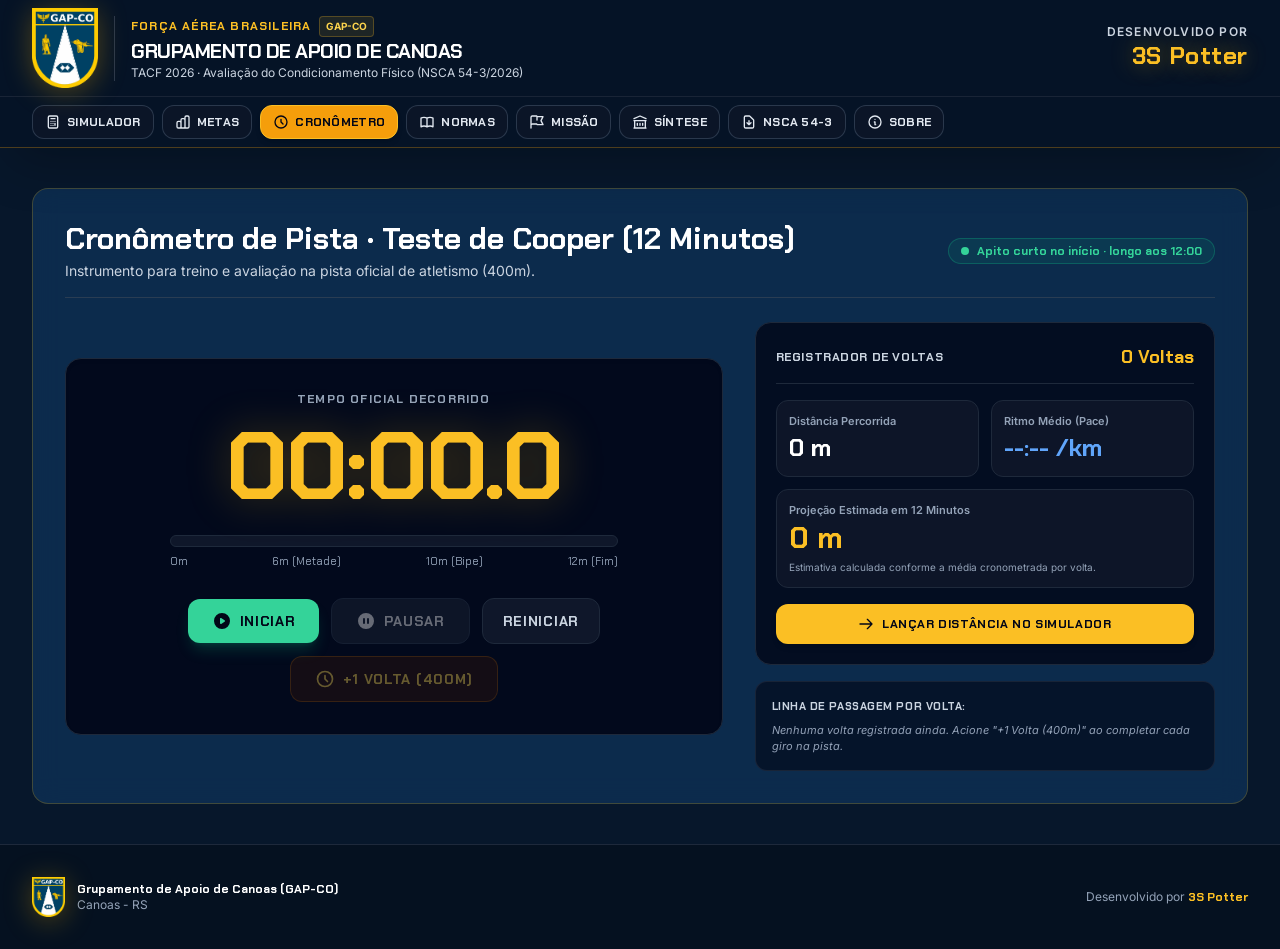
<file: cronometro.html>
<!DOCTYPE html>
<html lang="pt-BR">
<head>
  <meta charset="UTF-8">
  <meta name="viewport" content="width=device-width, initial-scale=1.0, viewport-fit=cover">
  <meta name="theme-color" content="#061426">
  <meta name="mobile-web-app-capable" content="yes">
  <meta name="apple-mobile-web-app-capable" content="yes">
  <meta name="apple-mobile-web-app-status-bar-style" content="black-translucent">
  <meta name="apple-mobile-web-app-title" content="TACF 2026">
  <meta name="format-detection" content="telephone=no">
  <title>Cronômetro 12 Minutos · TACF 2026 · GAP-CO</title>
  <!-- Estilos (Tailwind compilado e embutido: não depende de CDN) -->
  <style id="tailwind">*,:after,:before{--tw-border-spacing-x:0;--tw-border-spacing-y:0;--tw-translate-x:0;--tw-translate-y:0;--tw-rotate:0;--tw-skew-x:0;--tw-skew-y:0;--tw-scale-x:1;--tw-scale-y:1;--tw-pan-x: ;--tw-pan-y: ;--tw-pinch-zoom: ;--tw-scroll-snap-strictness:proximity;--tw-gradient-from-position: ;--tw-gradient-via-position: ;--tw-gradient-to-position: ;--tw-ordinal: ;--tw-slashed-zero: ;--tw-numeric-figure: ;--tw-numeric-spacing: ;--tw-numeric-fraction: ;--tw-ring-inset: ;--tw-ring-offset-width:0px;--tw-ring-offset-color:#fff;--tw-ring-color:rgba(59,130,246,.5);--tw-ring-offset-shadow:0 0 #0000;--tw-ring-shadow:0 0 #0000;--tw-shadow:0 0 #0000;--tw-shadow-colored:0 0 #0000;--tw-blur: ;--tw-brightness: ;--tw-contrast: ;--tw-grayscale: ;--tw-hue-rotate: ;--tw-invert: ;--tw-saturate: ;--tw-sepia: ;--tw-drop-shadow: ;--tw-backdrop-blur: ;--tw-backdrop-brightness: ;--tw-backdrop-contrast: ;--tw-backdrop-grayscale: ;--tw-backdrop-hue-rotate: ;--tw-backdrop-invert: ;--tw-backdrop-opacity: ;--tw-backdrop-saturate: ;--tw-backdrop-sepia: ;--tw-contain-size: ;--tw-contain-layout: ;--tw-contain-paint: ;--tw-contain-style: }::backdrop{--tw-border-spacing-x:0;--tw-border-spacing-y:0;--tw-translate-x:0;--tw-translate-y:0;--tw-rotate:0;--tw-skew-x:0;--tw-skew-y:0;--tw-scale-x:1;--tw-scale-y:1;--tw-pan-x: ;--tw-pan-y: ;--tw-pinch-zoom: ;--tw-scroll-snap-strictness:proximity;--tw-gradient-from-position: ;--tw-gradient-via-position: ;--tw-gradient-to-position: ;--tw-ordinal: ;--tw-slashed-zero: ;--tw-numeric-figure: ;--tw-numeric-spacing: ;--tw-numeric-fraction: ;--tw-ring-inset: ;--tw-ring-offset-width:0px;--tw-ring-offset-color:#fff;--tw-ring-color:rgba(59,130,246,.5);--tw-ring-offset-shadow:0 0 #0000;--tw-ring-shadow:0 0 #0000;--tw-shadow:0 0 #0000;--tw-shadow-colored:0 0 #0000;--tw-blur: ;--tw-brightness: ;--tw-contrast: ;--tw-grayscale: ;--tw-hue-rotate: ;--tw-invert: ;--tw-saturate: ;--tw-sepia: ;--tw-drop-shadow: ;--tw-backdrop-blur: ;--tw-backdrop-brightness: ;--tw-backdrop-contrast: ;--tw-backdrop-grayscale: ;--tw-backdrop-hue-rotate: ;--tw-backdrop-invert: ;--tw-backdrop-opacity: ;--tw-backdrop-saturate: ;--tw-backdrop-sepia: ;--tw-contain-size: ;--tw-contain-layout: ;--tw-contain-paint: ;--tw-contain-style: }/*! tailwindcss v3.4.19 | MIT License | https://tailwindcss.com*/*,:after,:before{box-sizing:border-box;border:0 solid #e5e7eb}:after,:before{--tw-content:""}:host,html{line-height:1.5;-webkit-text-size-adjust:100%;-moz-tab-size:4;-o-tab-size:4;tab-size:4;font-family:Inter,sans-serif;font-feature-settings:normal;font-variation-settings:normal;-webkit-tap-highlight-color:transparent}body{margin:0;line-height:inherit}hr{height:0;color:inherit;border-top-width:1px}abbr:where([title]){-webkit-text-decoration:underline dotted;text-decoration:underline dotted}h1,h2,h3,h4,h5,h6{font-size:inherit;font-weight:inherit}a{color:inherit;text-decoration:inherit}b,strong{font-weight:bolder}code,kbd,pre,samp{font-family:Chakra Petch,monospace;font-feature-settings:normal;font-variation-settings:normal;font-size:1em}small{font-size:80%}sub,sup{font-size:75%;line-height:0;position:relative;vertical-align:baseline}sub{bottom:-.25em}sup{top:-.5em}table{text-indent:0;border-color:inherit;border-collapse:collapse}button,input,optgroup,select,textarea{font-family:inherit;font-feature-settings:inherit;font-variation-settings:inherit;font-size:100%;font-weight:inherit;line-height:inherit;letter-spacing:inherit;color:inherit;margin:0;padding:0}button,select{text-transform:none}button,input:where([type=button]),input:where([type=reset]),input:where([type=submit]){-webkit-appearance:button;background-color:transparent;background-image:none}:-moz-focusring{outline:auto}:-moz-ui-invalid{box-shadow:none}progress{vertical-align:baseline}::-webkit-inner-spin-button,::-webkit-outer-spin-button{height:auto}[type=search]{-webkit-appearance:textfield;outline-offset:-2px}::-webkit-search-decoration{-webkit-appearance:none}::-webkit-file-upload-button{-webkit-appearance:button;font:inherit}summary{display:list-item}blockquote,dd,dl,figure,h1,h2,h3,h4,h5,h6,hr,p,pre{margin:0}fieldset{margin:0}fieldset,legend{padding:0}menu,ol,ul{list-style:none;margin:0;padding:0}dialog{padding:0}textarea{resize:vertical}input::-moz-placeholder,textarea::-moz-placeholder{opacity:1;color:#9ca3af}input::placeholder,textarea::placeholder{opacity:1;color:#9ca3af}[role=button],button{cursor:pointer}:disabled{cursor:default}audio,canvas,embed,iframe,img,object,svg,video{display:block;vertical-align:middle}img,video{max-width:100%;height:auto}[hidden]:where(:not([hidden=until-found])){display:none}.sr-only{position:absolute;width:1px;height:1px;padding:0;margin:-1px;overflow:hidden;clip:rect(0,0,0,0);white-space:nowrap;border-width:0}.visible{visibility:visible}.fixed{position:fixed}.absolute{position:absolute}.relative{position:relative}.inset-0{inset:0}.inset-x-0{left:0;right:0}.-right-16{right:-4rem}.-top-16{top:-4rem}.bottom-0{bottom:0}.left-0{left:0}.top-1\.5{top:.375rem}.z-10{z-index:10}.z-40{z-index:40}.z-50{z-index:50}.col-span-1{grid-column:span 1/span 1}.col-span-2{grid-column:span 2/span 2}.mx-auto{margin-left:auto;margin-right:auto}.my-1{margin-top:.25rem;margin-bottom:.25rem}.my-2{margin-top:.5rem;margin-bottom:.5rem}.mb-1{margin-bottom:.25rem}.mb-10{margin-bottom:2.5rem}.mb-2{margin-bottom:.5rem}.mb-3{margin-bottom:.75rem}.mb-4{margin-bottom:1rem}.mb-5{margin-bottom:1.25rem}.mb-6{margin-bottom:1.5rem}.mr-2{margin-right:.5rem}.mt-0\.5{margin-top:.125rem}.mt-1{margin-top:.25rem}.mt-1\.5{margin-top:.375rem}.mt-16{margin-top:4rem}.mt-2{margin-top:.5rem}.mt-3{margin-top:.75rem}.mt-4{margin-top:1rem}.mt-6{margin-top:1.5rem}.mt-7{margin-top:1.75rem}.block{display:block}.inline-block{display:inline-block}.flex{display:flex}.inline-flex{display:inline-flex}.table{display:table}.grid{display:grid}.hidden{display:none}.aspect-\[3\/4\]{aspect-ratio:3/4}.h-1{height:.25rem}.h-10{height:2.5rem}.h-12{height:3rem}.h-14{height:3.5rem}.h-16{height:4rem}.h-2{height:.5rem}.h-2\.5{height:.625rem}.h-20{height:5rem}.h-24{height:6rem}.h-3{height:.75rem}.h-3\.5{height:.875rem}.h-4{height:1rem}.h-48{height:12rem}.h-5{height:1.25rem}.h-6{height:1.5rem}.h-full{height:100%}.h-px{height:1px}.max-h-44{max-height:11rem}.min-h-screen{min-height:100vh}.w-1\/4{width:25%}.w-10{width:2.5rem}.w-12{width:3rem}.w-2{width:.5rem}.w-2\.5{width:.625rem}.w-20{width:5rem}.w-24{width:6rem}.w-28{width:7rem}.w-3{width:.75rem}.w-3\.5{width:.875rem}.w-4{width:1rem}.w-48{width:12rem}.w-5{width:1.25rem}.w-6{width:1.5rem}.w-\[calc\(50\%-0\.375rem\)\]{width:calc(50% - .375rem)}.w-auto{width:auto}.w-full{width:100%}.min-w-0{min-width:0}.max-w-2xl{max-width:42rem}.max-w-3xl{max-width:48rem}.max-w-4xl{max-width:56rem}.max-w-6xl{max-width:72rem}.max-w-7xl{max-width:80rem}.max-w-md{max-width:28rem}.max-w-sm{max-width:24rem}.flex-shrink-0,.shrink-0{flex-shrink:0}.flex-grow{flex-grow:1}.transform{transform:translate(var(--tw-translate-x),var(--tw-translate-y)) rotate(var(--tw-rotate)) skewX(var(--tw-skew-x)) skewY(var(--tw-skew-y)) scaleX(var(--tw-scale-x)) scaleY(var(--tw-scale-y))}@keyframes ping{75%,to{transform:scale(2);opacity:0}}.animate-ping{animation:ping 1s cubic-bezier(0,0,.2,1) infinite}.cursor-pointer{cursor:pointer}.scroll-mt-24{scroll-margin-top:6rem}.scroll-mt-28{scroll-margin-top:7rem}.list-disc{list-style-type:disc}.grid-cols-1{grid-template-columns:repeat(1,minmax(0,1fr))}.grid-cols-2{grid-template-columns:repeat(2,minmax(0,1fr))}.grid-cols-4{grid-template-columns:repeat(4,minmax(0,1fr))}.grid-cols-5{grid-template-columns:repeat(5,minmax(0,1fr))}.flex-col{flex-direction:column}.flex-wrap{flex-wrap:wrap}.items-start{align-items:flex-start}.items-end{align-items:flex-end}.items-center{align-items:center}.items-baseline{align-items:baseline}.items-stretch{align-items:stretch}.justify-center{justify-content:center}.justify-between{justify-content:space-between}.gap-0\.5{gap:.125rem}.gap-1{gap:.25rem}.gap-1\.5{gap:.375rem}.gap-12{gap:3rem}.gap-2{gap:.5rem}.gap-3{gap:.75rem}.gap-4{gap:1rem}.gap-5{gap:1.25rem}.gap-8{gap:2rem}.gap-x-3{-moz-column-gap:.75rem;column-gap:.75rem}.gap-x-6{-moz-column-gap:1.5rem;column-gap:1.5rem}.gap-y-1{row-gap:.25rem}.gap-y-2{row-gap:.5rem}.space-x-1>:not([hidden])~:not([hidden]){--tw-space-x-reverse:0;margin-right:calc(.25rem*var(--tw-space-x-reverse));margin-left:calc(.25rem*(1 - var(--tw-space-x-reverse)))}.space-x-2>:not([hidden])~:not([hidden]){--tw-space-x-reverse:0;margin-right:calc(.5rem*var(--tw-space-x-reverse));margin-left:calc(.5rem*(1 - var(--tw-space-x-reverse)))}.space-x-3>:not([hidden])~:not([hidden]){--tw-space-x-reverse:0;margin-right:calc(.75rem*var(--tw-space-x-reverse));margin-left:calc(.75rem*(1 - var(--tw-space-x-reverse)))}.space-y-1>:not([hidden])~:not([hidden]){--tw-space-y-reverse:0;margin-top:calc(.25rem*(1 - var(--tw-space-y-reverse)));margin-bottom:calc(.25rem*var(--tw-space-y-reverse))}.space-y-1\.5>:not([hidden])~:not([hidden]){--tw-space-y-reverse:0;margin-top:calc(.375rem*(1 - var(--tw-space-y-reverse)));margin-bottom:calc(.375rem*var(--tw-space-y-reverse))}.space-y-2>:not([hidden])~:not([hidden]){--tw-space-y-reverse:0;margin-top:calc(.5rem*(1 - var(--tw-space-y-reverse)));margin-bottom:calc(.5rem*var(--tw-space-y-reverse))}.space-y-2\.5>:not([hidden])~:not([hidden]){--tw-space-y-reverse:0;margin-top:calc(.625rem*(1 - var(--tw-space-y-reverse)));margin-bottom:calc(.625rem*var(--tw-space-y-reverse))}.space-y-3>:not([hidden])~:not([hidden]){--tw-space-y-reverse:0;margin-top:calc(.75rem*(1 - var(--tw-space-y-reverse)));margin-bottom:calc(.75rem*var(--tw-space-y-reverse))}.space-y-4>:not([hidden])~:not([hidden]){--tw-space-y-reverse:0;margin-top:calc(1rem*(1 - var(--tw-space-y-reverse)));margin-bottom:calc(1rem*var(--tw-space-y-reverse))}.space-y-5>:not([hidden])~:not([hidden]){--tw-space-y-reverse:0;margin-top:calc(1.25rem*(1 - var(--tw-space-y-reverse)));margin-bottom:calc(1.25rem*var(--tw-space-y-reverse))}.space-y-6>:not([hidden])~:not([hidden]){--tw-space-y-reverse:0;margin-top:calc(1.5rem*(1 - var(--tw-space-y-reverse)));margin-bottom:calc(1.5rem*var(--tw-space-y-reverse))}.space-y-8>:not([hidden])~:not([hidden]){--tw-space-y-reverse:0;margin-top:calc(2rem*(1 - var(--tw-space-y-reverse)));margin-bottom:calc(2rem*var(--tw-space-y-reverse))}.divide-y>:not([hidden])~:not([hidden]){--tw-divide-y-reverse:0;border-top-width:calc(1px*(1 - var(--tw-divide-y-reverse)));border-bottom-width:calc(1px*var(--tw-divide-y-reverse))}.divide-slate-800>:not([hidden])~:not([hidden]){--tw-divide-opacity:1;border-color:rgb(30 41 59/var(--tw-divide-opacity,1))}.self-start{align-self:flex-start}.overflow-hidden{overflow:hidden}.overflow-x-auto{overflow-x:auto}.overflow-y-auto{overflow-y:auto}.truncate{overflow:hidden;text-overflow:ellipsis}.truncate,.whitespace-nowrap{white-space:nowrap}.rounded{border-radius:.25rem}.rounded-2xl{border-radius:1rem}.rounded-3xl{border-radius:1.5rem}.rounded-full{border-radius:9999px}.rounded-lg{border-radius:.5rem}.rounded-md{border-radius:.375rem}.rounded-xl{border-radius:.75rem}.border{border-width:1px}.border-2{border-width:2px}.border-4{border-width:4px}.border-b{border-bottom-width:1px}.border-b-2{border-bottom-width:2px}.border-l{border-left-width:1px}.border-t{border-top-width:1px}.border-amber-400{--tw-border-opacity:1;border-color:rgb(251 191 36/var(--tw-border-opacity,1))}.border-amber-400\/25{border-color:rgba(251,191,36,.25)}.border-amber-400\/30{border-color:rgba(251,191,36,.3)}.border-amber-400\/40{border-color:rgba(251,191,36,.4)}.border-amber-500\/30{border-color:rgba(245,158,11,.3)}.border-amber-500\/40{border-color:rgba(245,158,11,.4)}.border-amber-500\/50{border-color:rgba(245,158,11,.5)}.border-amber-600\/50{border-color:rgba(217,119,6,.5)}.border-black{--tw-border-opacity:1;border-color:rgb(0 0 0/var(--tw-border-opacity,1))}.border-blue-400{--tw-border-opacity:1;border-color:rgb(96 165 250/var(--tw-border-opacity,1))}.border-blue-400\/30{border-color:rgba(96,165,250,.3)}.border-blue-400\/40{border-color:rgba(96,165,250,.4)}.border-emerald-400\/30{border-color:rgba(52,211,153,.3)}.border-emerald-500\/30{border-color:rgba(16,185,129,.3)}.border-emerald-500\/40{border-color:rgba(16,185,129,.4)}.border-pink-400{--tw-border-opacity:1;border-color:rgb(244 114 182/var(--tw-border-opacity,1))}.border-pink-400\/25{border-color:rgba(244,114,182,.25)}.border-rose-400\/30{border-color:rgba(251,113,133,.3)}.border-rose-500\/30{border-color:rgba(244,63,94,.3)}.border-rose-500\/40{border-color:rgba(244,63,94,.4)}.border-slate-500\/30{border-color:rgba(100,116,139,.3)}.border-slate-500\/40{border-color:rgba(100,116,139,.4)}.border-slate-700{--tw-border-opacity:1;border-color:rgb(51 65 85/var(--tw-border-opacity,1))}.border-slate-700\/80{border-color:rgba(51,65,85,.8)}.border-slate-800{--tw-border-opacity:1;border-color:rgb(30 41 59/var(--tw-border-opacity,1))}.border-slate-800\/80{border-color:rgba(30,41,59,.8)}.border-violet-400\/30{border-color:rgba(167,139,250,.3)}.border-yellow-400\/30{border-color:rgba(250,204,21,.3)}.bg-\[\#051120\]{--tw-bg-opacity:1;background-color:rgb(5 17 32/var(--tw-bg-opacity,1))}.bg-\[\#061426\]{--tw-bg-opacity:1;background-color:rgb(6 20 38/var(--tw-bg-opacity,1))}.bg-\[\#061426\]\/95{background-color:rgba(6,20,38,.95)}.bg-amber-400{--tw-bg-opacity:1;background-color:rgb(251 191 36/var(--tw-bg-opacity,1))}.bg-amber-400\/10{background-color:rgba(251,191,36,.1)}.bg-amber-400\/15{background-color:rgba(251,191,36,.15)}.bg-amber-400\/20{background-color:rgba(251,191,36,.2)}.bg-amber-400\/50{background-color:rgba(251,191,36,.5)}.bg-amber-500{--tw-bg-opacity:1;background-color:rgb(245 158 11/var(--tw-bg-opacity,1))}.bg-amber-500\/10{background-color:rgba(245,158,11,.1)}.bg-amber-500\/15{background-color:rgba(245,158,11,.15)}.bg-amber-950\/70{background-color:rgba(69,26,3,.7)}.bg-blue-400{--tw-bg-opacity:1;background-color:rgb(96 165 250/var(--tw-bg-opacity,1))}.bg-blue-400\/10{background-color:rgba(96,165,250,.1)}.bg-blue-500\/15{background-color:rgba(59,130,246,.15)}.bg-blue-500\/20{background-color:rgba(59,130,246,.2)}.bg-blue-600{--tw-bg-opacity:1;background-color:rgb(37 99 235/var(--tw-bg-opacity,1))}.bg-emerald-400{--tw-bg-opacity:1;background-color:rgb(52 211 153/var(--tw-bg-opacity,1))}.bg-emerald-400\/10{background-color:rgba(52,211,153,.1)}.bg-emerald-500{--tw-bg-opacity:1;background-color:rgb(16 185 129/var(--tw-bg-opacity,1))}.bg-emerald-500\/10{background-color:rgba(16,185,129,.1)}.bg-emerald-500\/15{background-color:rgba(16,185,129,.15)}.bg-emerald-500\/20{background-color:rgba(16,185,129,.2)}.bg-gray-100{--tw-bg-opacity:1;background-color:rgb(243 244 246/var(--tw-bg-opacity,1))}.bg-gray-200{--tw-bg-opacity:1;background-color:rgb(229 231 235/var(--tw-bg-opacity,1))}.bg-pink-500\/10{background-color:rgba(236,72,153,.1)}.bg-pink-600{--tw-bg-opacity:1;background-color:rgb(219 39 119/var(--tw-bg-opacity,1))}.bg-rose-500\/15{background-color:rgba(244,63,94,.15)}.bg-rose-500\/20{background-color:rgba(244,63,94,.2)}.bg-slate-400{--tw-bg-opacity:1;background-color:rgb(148 163 184/var(--tw-bg-opacity,1))}.bg-slate-500\/15{background-color:rgba(100,116,139,.15)}.bg-slate-500\/20{background-color:rgba(100,116,139,.2)}.bg-slate-800{--tw-bg-opacity:1;background-color:rgb(30 41 59/var(--tw-bg-opacity,1))}.bg-slate-900{--tw-bg-opacity:1;background-color:rgb(15 23 42/var(--tw-bg-opacity,1))}.bg-slate-900\/70{background-color:rgba(15,23,42,.7)}.bg-slate-900\/80{background-color:rgba(15,23,42,.8)}.bg-slate-900\/90{background-color:rgba(15,23,42,.9)}.bg-slate-950{--tw-bg-opacity:1;background-color:rgb(2 6 23/var(--tw-bg-opacity,1))}.bg-slate-950\/40{background-color:rgba(2,6,23,.4)}.bg-slate-950\/60{background-color:rgba(2,6,23,.6)}.bg-slate-950\/70{background-color:rgba(2,6,23,.7)}.bg-slate-950\/80{background-color:rgba(2,6,23,.8)}.bg-slate-950\/90{background-color:rgba(2,6,23,.9)}.bg-violet-400{--tw-bg-opacity:1;background-color:rgb(167 139 250/var(--tw-bg-opacity,1))}.bg-violet-400\/10{background-color:rgba(167,139,250,.1)}.bg-violet-500\/15{background-color:rgba(139,92,246,.15)}.bg-white{--tw-bg-opacity:1;background-color:rgb(255 255 255/var(--tw-bg-opacity,1))}.bg-yellow-500\/20{background-color:rgba(234,179,8,.2)}.bg-gradient-to-b{background-image:linear-gradient(to bottom,var(--tw-gradient-stops))}.bg-gradient-to-br{background-image:linear-gradient(to bottom right,var(--tw-gradient-stops))}.bg-gradient-to-r{background-image:linear-gradient(to right,var(--tw-gradient-stops))}.from-\[\#061426\]\/80{--tw-gradient-from:rgba(6,20,38,.8) var(--tw-gradient-from-position);--tw-gradient-to:rgba(6,20,38,0) var(--tw-gradient-to-position);--tw-gradient-stops:var(--tw-gradient-from),var(--tw-gradient-to)}.from-amber-300{--tw-gradient-from:#fcd34d var(--tw-gradient-from-position);--tw-gradient-to:rgba(252,211,77,0) var(--tw-gradient-to-position);--tw-gradient-stops:var(--tw-gradient-from),var(--tw-gradient-to)}.from-amber-400{--tw-gradient-from:#fbbf24 var(--tw-gradient-from-position);--tw-gradient-to:rgba(251,191,36,0) var(--tw-gradient-to-position);--tw-gradient-stops:var(--tw-gradient-from),var(--tw-gradient-to)}.from-blue-400{--tw-gradient-from:#60a5fa var(--tw-gradient-from-position);--tw-gradient-to:rgba(96,165,250,0) var(--tw-gradient-to-position);--tw-gradient-stops:var(--tw-gradient-from),var(--tw-gradient-to)}.via-amber-400{--tw-gradient-to:rgba(251,191,36,0) var(--tw-gradient-to-position);--tw-gradient-stops:var(--tw-gradient-from),#fbbf24 var(--tw-gradient-via-position),var(--tw-gradient-to)}.via-amber-500{--tw-gradient-to:rgba(245,158,11,0) var(--tw-gradient-to-position);--tw-gradient-stops:var(--tw-gradient-from),#f59e0b var(--tw-gradient-via-position),var(--tw-gradient-to)}.via-blue-400{--tw-gradient-to:rgba(96,165,250,0) var(--tw-gradient-to-position);--tw-gradient-stops:var(--tw-gradient-from),#60a5fa var(--tw-gradient-via-position),var(--tw-gradient-to)}.via-transparent{--tw-gradient-to:transparent var(--tw-gradient-to-position);--tw-gradient-stops:var(--tw-gradient-from),transparent var(--tw-gradient-via-position),var(--tw-gradient-to)}.to-\[\#07172b\]{--tw-gradient-to:#07172b var(--tw-gradient-to-position)}.to-amber-400{--tw-gradient-to:#fbbf24 var(--tw-gradient-to-position)}.to-amber-500{--tw-gradient-to:#f59e0b var(--tw-gradient-to-position)}.to-blue-600{--tw-gradient-to:#2563eb var(--tw-gradient-to-position)}.to-emerald-400{--tw-gradient-to:#34d399 var(--tw-gradient-to-position)}.bg-clip-text{-webkit-background-clip:text;background-clip:text}.object-contain{-o-object-fit:contain;object-fit:contain}.p-0\.5{padding:.125rem}.p-1{padding:.25rem}.p-10{padding:2.5rem}.p-2{padding:.5rem}.p-3{padding:.75rem}.p-3\.5{padding:.875rem}.p-4{padding:1rem}.p-5{padding:1.25rem}.p-6{padding:1.5rem}.px-1{padding-left:.25rem;padding-right:.25rem}.px-1\.5{padding-left:.375rem;padding-right:.375rem}.px-2{padding-left:.5rem;padding-right:.5rem}.px-2\.5{padding-left:.625rem;padding-right:.625rem}.px-3{padding-left:.75rem;padding-right:.75rem}.px-3\.5{padding-left:.875rem;padding-right:.875rem}.px-4{padding-left:1rem;padding-right:1rem}.px-5{padding-left:1.25rem;padding-right:1.25rem}.px-6{padding-left:1.5rem;padding-right:1.5rem}.py-0\.5{padding-top:.125rem;padding-bottom:.125rem}.py-1{padding-top:.25rem;padding-bottom:.25rem}.py-1\.5{padding-top:.375rem;padding-bottom:.375rem}.py-2{padding-top:.5rem;padding-bottom:.5rem}.py-2\.5{padding-top:.625rem;padding-bottom:.625rem}.py-3{padding-top:.75rem;padding-bottom:.75rem}.py-3\.5{padding-top:.875rem;padding-bottom:.875rem}.py-4{padding-top:1rem;padding-bottom:1rem}.py-6{padding-top:1.5rem;padding-bottom:1.5rem}.py-8{padding-top:2rem;padding-bottom:2rem}.pb-1{padding-bottom:.25rem}.pb-10{padding-bottom:2.5rem}.pb-2{padding-bottom:.5rem}.pb-3{padding-bottom:.75rem}.pb-4{padding-bottom:1rem}.pl-3{padding-left:.75rem}.pl-4{padding-left:1rem}.pl-8{padding-left:2rem}.pt-1{padding-top:.25rem}.pt-2{padding-top:.5rem}.pt-2\.5{padding-top:.625rem}.pt-4{padding-top:1rem}.pt-8{padding-top:2rem}.pt-\[env\(safe-area-inset-top\)\]{padding-top:env(safe-area-inset-top)}.text-left{text-align:left}.text-center{text-align:center}.text-right{text-align:right}.font-militar{font-family:Chakra Petch,sans-serif}.font-mono{font-family:Chakra Petch,monospace}.font-sans{font-family:Inter,sans-serif}.text-2xl{font-size:1.5rem;line-height:2rem}.text-3xl{font-size:1.875rem;line-height:2.25rem}.text-5xl{font-size:3rem;line-height:1}.text-\[10px\]{font-size:10px}.text-\[11px\]{font-size:11px}.text-\[13px\]{font-size:13px}.text-\[2\.6rem\]{font-size:2.6rem}.text-\[3\.4rem\]{font-size:3.4rem}.text-\[9px\]{font-size:9px}.text-base{font-size:1rem;line-height:1.5rem}.text-lg{font-size:1.125rem;line-height:1.75rem}.text-sm{font-size:.875rem;line-height:1.25rem}.text-xl{font-size:1.25rem;line-height:1.75rem}.text-xs{font-size:.75rem;line-height:1rem}.font-black{font-weight:900}.font-bold{font-weight:700}.font-extrabold{font-weight:800}.font-medium{font-weight:500}.font-semibold{font-weight:600}.uppercase{text-transform:uppercase}.italic{font-style:italic}.leading-none{line-height:1}.leading-relaxed{line-height:1.625}.leading-snug{line-height:1.375}.leading-tight{line-height:1.25}.tracking-\[0\.25em\]{letter-spacing:.25em}.tracking-tight{letter-spacing:-.025em}.tracking-wide{letter-spacing:.025em}.tracking-wider{letter-spacing:.05em}.tracking-widest{letter-spacing:.1em}.text-amber-100{--tw-text-opacity:1;color:rgb(254 243 199/var(--tw-text-opacity,1))}.text-amber-200{--tw-text-opacity:1;color:rgb(253 230 138/var(--tw-text-opacity,1))}.text-amber-300{--tw-text-opacity:1;color:rgb(252 211 77/var(--tw-text-opacity,1))}.text-amber-300\/90{color:rgba(252,211,77,.9)}.text-amber-400{--tw-text-opacity:1;color:rgb(251 191 36/var(--tw-text-opacity,1))}.text-black{--tw-text-opacity:1;color:rgb(0 0 0/var(--tw-text-opacity,1))}.text-blue-200{--tw-text-opacity:1;color:rgb(191 219 254/var(--tw-text-opacity,1))}.text-blue-300{--tw-text-opacity:1;color:rgb(147 197 253/var(--tw-text-opacity,1))}.text-blue-400{--tw-text-opacity:1;color:rgb(96 165 250/var(--tw-text-opacity,1))}.text-emerald-300{--tw-text-opacity:1;color:rgb(110 231 183/var(--tw-text-opacity,1))}.text-emerald-400{--tw-text-opacity:1;color:rgb(52 211 153/var(--tw-text-opacity,1))}.text-pink-300{--tw-text-opacity:1;color:rgb(249 168 212/var(--tw-text-opacity,1))}.text-rose-200{--tw-text-opacity:1;color:rgb(254 205 211/var(--tw-text-opacity,1))}.text-rose-300{--tw-text-opacity:1;color:rgb(253 164 175/var(--tw-text-opacity,1))}.text-rose-400{--tw-text-opacity:1;color:rgb(251 113 133/var(--tw-text-opacity,1))}.text-slate-100{--tw-text-opacity:1;color:rgb(241 245 249/var(--tw-text-opacity,1))}.text-slate-200{--tw-text-opacity:1;color:rgb(226 232 240/var(--tw-text-opacity,1))}.text-slate-300{--tw-text-opacity:1;color:rgb(203 213 225/var(--tw-text-opacity,1))}.text-slate-400{--tw-text-opacity:1;color:rgb(148 163 184/var(--tw-text-opacity,1))}.text-slate-500{--tw-text-opacity:1;color:rgb(100 116 139/var(--tw-text-opacity,1))}.text-slate-900{--tw-text-opacity:1;color:rgb(15 23 42/var(--tw-text-opacity,1))}.text-slate-950{--tw-text-opacity:1;color:rgb(2 6 23/var(--tw-text-opacity,1))}.text-transparent{color:transparent}.text-violet-300{--tw-text-opacity:1;color:rgb(196 181 253/var(--tw-text-opacity,1))}.text-white{--tw-text-opacity:1;color:rgb(255 255 255/var(--tw-text-opacity,1))}.text-yellow-300{--tw-text-opacity:1;color:rgb(253 224 71/var(--tw-text-opacity,1))}.text-yellow-400{--tw-text-opacity:1;color:rgb(250 204 21/var(--tw-text-opacity,1))}.underline{text-decoration-line:underline}.decoration-amber-500\/50{text-decoration-color:rgba(245,158,11,.5)}.decoration-4{text-decoration-thickness:4px}.underline-offset-8{text-underline-offset:8px}.antialiased{-webkit-font-smoothing:antialiased;-moz-osx-font-smoothing:grayscale}.accent-amber-400{accent-color:#fbbf24}.accent-blue-400{accent-color:#60a5fa}.accent-emerald-400{accent-color:#34d399}.accent-pink-400{accent-color:#f472b6}.accent-violet-400{accent-color:#a78bfa}.opacity-40{opacity:.4}.opacity-50{opacity:.5}.opacity-60{opacity:.6}.shadow-2xl{--tw-shadow:0 25px 50px -12px rgba(0,0,0,.25);--tw-shadow-colored:0 25px 50px -12px var(--tw-shadow-color)}.shadow-2xl,.shadow-\[0_0_14px_rgba\(244\2c 180\2c 0\2c 0\.35\)\]{box-shadow:var(--tw-ring-offset-shadow,0 0 #0000),var(--tw-ring-shadow,0 0 #0000),var(--tw-shadow)}.shadow-\[0_0_14px_rgba\(244\2c 180\2c 0\2c 0\.35\)\]{--tw-shadow:0 0 14px rgba(244,180,0,.35);--tw-shadow-colored:0 0 14px var(--tw-shadow-color)}.shadow-\[0_0_18px_rgba\(244\2c 180\2c 0\2c 0\.35\)\]{--tw-shadow:0 0 18px rgba(244,180,0,.35);--tw-shadow-colored:0 0 18px var(--tw-shadow-color);box-shadow:var(--tw-ring-offset-shadow,0 0 #0000),var(--tw-ring-shadow,0 0 #0000),var(--tw-shadow)}.shadow-\[0_0_20px_rgba\(244\2c 180\2c 0\2c 0\.35\)\]{--tw-shadow:0 0 20px rgba(244,180,0,.35);--tw-shadow-colored:0 0 20px var(--tw-shadow-color)}.shadow-\[0_0_20px_rgba\(244\2c 180\2c 0\2c 0\.35\)\],.shadow-inner{box-shadow:var(--tw-ring-offset-shadow,0 0 #0000),var(--tw-ring-shadow,0 0 #0000),var(--tw-shadow)}.shadow-inner{--tw-shadow:inset 0 2px 4px 0 rgba(0,0,0,.05);--tw-shadow-colored:inset 0 2px 4px 0 var(--tw-shadow-color)}.shadow-lg{--tw-shadow:0 10px 15px -3px rgba(0,0,0,.1),0 4px 6px -4px rgba(0,0,0,.1);--tw-shadow-colored:0 10px 15px -3px var(--tw-shadow-color),0 4px 6px -4px var(--tw-shadow-color)}.shadow-lg,.shadow-md{box-shadow:var(--tw-ring-offset-shadow,0 0 #0000),var(--tw-ring-shadow,0 0 #0000),var(--tw-shadow)}.shadow-md{--tw-shadow:0 4px 6px -1px rgba(0,0,0,.1),0 2px 4px -2px rgba(0,0,0,.1);--tw-shadow-colored:0 4px 6px -1px var(--tw-shadow-color),0 2px 4px -2px var(--tw-shadow-color)}.shadow-emerald-500\/20{--tw-shadow-color:rgba(16,185,129,.2);--tw-shadow:var(--tw-shadow-colored)}.ring-4{--tw-ring-offset-shadow:var(--tw-ring-inset) 0 0 0 var(--tw-ring-offset-width) var(--tw-ring-offset-color);--tw-ring-shadow:var(--tw-ring-inset) 0 0 0 calc(4px + var(--tw-ring-offset-width)) var(--tw-ring-color);box-shadow:var(--tw-ring-offset-shadow),var(--tw-ring-shadow),var(--tw-shadow,0 0 #0000)}.ring-\[\#07172b\]{--tw-ring-opacity:1;--tw-ring-color:rgb(7 23 43/var(--tw-ring-opacity,1))}.blur{--tw-blur:blur(8px)}.blur,.blur-2xl{filter:var(--tw-blur) var(--tw-brightness) var(--tw-contrast) var(--tw-grayscale) var(--tw-hue-rotate) var(--tw-invert) var(--tw-saturate) var(--tw-sepia) var(--tw-drop-shadow)}.blur-2xl{--tw-blur:blur(40px)}.drop-shadow{--tw-drop-shadow:drop-shadow(0 1px 2px rgba(0,0,0,.1)) drop-shadow(0 1px 1px rgba(0,0,0,.06))}.drop-shadow,.drop-shadow-\[0_0_20px_rgba\(244\2c 180\2c 0\2c 0\.3\)\]{filter:var(--tw-blur) var(--tw-brightness) var(--tw-contrast) var(--tw-grayscale) var(--tw-hue-rotate) var(--tw-invert) var(--tw-saturate) var(--tw-sepia) var(--tw-drop-shadow)}.drop-shadow-\[0_0_20px_rgba\(244\2c 180\2c 0\2c 0\.3\)\]{--tw-drop-shadow:drop-shadow(0 0 20px rgba(244,180,0,.3))}.filter{filter:var(--tw-blur) var(--tw-brightness) var(--tw-contrast) var(--tw-grayscale) var(--tw-hue-rotate) var(--tw-invert) var(--tw-saturate) var(--tw-sepia) var(--tw-drop-shadow)}.backdrop-blur-md{--tw-backdrop-blur:blur(12px)}.backdrop-blur-md,.backdrop-blur-sm{-webkit-backdrop-filter:var(--tw-backdrop-blur) var(--tw-backdrop-brightness) var(--tw-backdrop-contrast) var(--tw-backdrop-grayscale) var(--tw-backdrop-hue-rotate) var(--tw-backdrop-invert) var(--tw-backdrop-opacity) var(--tw-backdrop-saturate) var(--tw-backdrop-sepia);backdrop-filter:var(--tw-backdrop-blur) var(--tw-backdrop-brightness) var(--tw-backdrop-contrast) var(--tw-backdrop-grayscale) var(--tw-backdrop-hue-rotate) var(--tw-backdrop-invert) var(--tw-backdrop-opacity) var(--tw-backdrop-saturate) var(--tw-backdrop-sepia)}.backdrop-blur-sm{--tw-backdrop-blur:blur(4px)}.backdrop-filter{-webkit-backdrop-filter:var(--tw-backdrop-blur) var(--tw-backdrop-brightness) var(--tw-backdrop-contrast) var(--tw-backdrop-grayscale) var(--tw-backdrop-hue-rotate) var(--tw-backdrop-invert) var(--tw-backdrop-opacity) var(--tw-backdrop-saturate) var(--tw-backdrop-sepia);backdrop-filter:var(--tw-backdrop-blur) var(--tw-backdrop-brightness) var(--tw-backdrop-contrast) var(--tw-backdrop-grayscale) var(--tw-backdrop-hue-rotate) var(--tw-backdrop-invert) var(--tw-backdrop-opacity) var(--tw-backdrop-saturate) var(--tw-backdrop-sepia)}.transition{transition-property:color,background-color,border-color,text-decoration-color,fill,stroke,opacity,box-shadow,transform,filter,-webkit-backdrop-filter;transition-property:color,background-color,border-color,text-decoration-color,fill,stroke,opacity,box-shadow,transform,filter,backdrop-filter;transition-property:color,background-color,border-color,text-decoration-color,fill,stroke,opacity,box-shadow,transform,filter,backdrop-filter,-webkit-backdrop-filter;transition-timing-function:cubic-bezier(.4,0,.2,1);transition-duration:.15s}.transition-all{transition-property:all;transition-timing-function:cubic-bezier(.4,0,.2,1);transition-duration:.15s}.transition-colors{transition-property:color,background-color,border-color,text-decoration-color,fill,stroke;transition-timing-function:cubic-bezier(.4,0,.2,1);transition-duration:.15s}.transition-transform{transition-property:transform;transition-timing-function:cubic-bezier(.4,0,.2,1);transition-duration:.15s}.duration-300{transition-duration:.3s}.ease-out{transition-timing-function:cubic-bezier(0,0,.2,1)}.selection\:bg-amber-400 ::-moz-selection{--tw-bg-opacity:1;background-color:rgb(251 191 36/var(--tw-bg-opacity,1))}.selection\:bg-amber-400 ::selection{--tw-bg-opacity:1;background-color:rgb(251 191 36/var(--tw-bg-opacity,1))}.selection\:text-slate-950 ::-moz-selection{--tw-text-opacity:1;color:rgb(2 6 23/var(--tw-text-opacity,1))}.selection\:text-slate-950 ::selection{--tw-text-opacity:1;color:rgb(2 6 23/var(--tw-text-opacity,1))}.selection\:bg-amber-400::-moz-selection{--tw-bg-opacity:1;background-color:rgb(251 191 36/var(--tw-bg-opacity,1))}.selection\:bg-amber-400::selection{--tw-bg-opacity:1;background-color:rgb(251 191 36/var(--tw-bg-opacity,1))}.selection\:text-slate-950::-moz-selection{--tw-text-opacity:1;color:rgb(2 6 23/var(--tw-text-opacity,1))}.selection\:text-slate-950::selection{--tw-text-opacity:1;color:rgb(2 6 23/var(--tw-text-opacity,1))}.before\:absolute:before{content:var(--tw-content);position:absolute}.before\:bottom-2:before{content:var(--tw-content);bottom:.5rem}.before\:left-\[9px\]:before{content:var(--tw-content);left:9px}.before\:top-2:before{content:var(--tw-content);top:.5rem}.before\:w-0\.5:before{content:var(--tw-content);width:.125rem}.before\:bg-gradient-to-b:before{content:var(--tw-content);background-image:linear-gradient(to bottom,var(--tw-gradient-stops))}.before\:from-amber-400:before{content:var(--tw-content);--tw-gradient-from:#fbbf24 var(--tw-gradient-from-position);--tw-gradient-to:rgba(251,191,36,0) var(--tw-gradient-to-position);--tw-gradient-stops:var(--tw-gradient-from),var(--tw-gradient-to)}.before\:via-amber-400\/40:before{content:var(--tw-content);--tw-gradient-to:rgba(251,191,36,0) var(--tw-gradient-to-position);--tw-gradient-stops:var(--tw-gradient-from),rgba(251,191,36,.4) var(--tw-gradient-via-position),var(--tw-gradient-to)}.before\:to-blue-400\/60:before{content:var(--tw-content);--tw-gradient-to:rgba(96,165,250,.6) var(--tw-gradient-to-position)}.hover\:-translate-y-0\.5:hover{--tw-translate-y:-0.125rem}.hover\:-translate-y-0\.5:hover,.hover\:-translate-y-1:hover{transform:translate(var(--tw-translate-x),var(--tw-translate-y)) rotate(var(--tw-rotate)) skewX(var(--tw-skew-x)) skewY(var(--tw-skew-y)) scaleX(var(--tw-scale-x)) scaleY(var(--tw-scale-y))}.hover\:-translate-y-1:hover{--tw-translate-y:-0.25rem}.hover\:scale-105:hover{--tw-scale-x:1.05;--tw-scale-y:1.05;transform:translate(var(--tw-translate-x),var(--tw-translate-y)) rotate(var(--tw-rotate)) skewX(var(--tw-skew-x)) skewY(var(--tw-skew-y)) scaleX(var(--tw-scale-x)) scaleY(var(--tw-scale-y))}.hover\:border-amber-400\/50:hover{border-color:rgba(251,191,36,.5)}.hover\:border-amber-400\/60:hover{border-color:rgba(251,191,36,.6)}.hover\:border-amber-400\/70:hover{border-color:rgba(251,191,36,.7)}.hover\:bg-amber-300:hover{--tw-bg-opacity:1;background-color:rgb(252 211 77/var(--tw-bg-opacity,1))}.hover\:bg-amber-400:hover{--tw-bg-opacity:1;background-color:rgb(251 191 36/var(--tw-bg-opacity,1))}.hover\:bg-amber-400\/10:hover{background-color:rgba(251,191,36,.1)}.hover\:bg-amber-900\/80:hover{background-color:rgba(120,53,15,.8)}.hover\:bg-emerald-300:hover{--tw-bg-opacity:1;background-color:rgb(110 231 183/var(--tw-bg-opacity,1))}.hover\:bg-slate-700:hover{--tw-bg-opacity:1;background-color:rgb(51 65 85/var(--tw-bg-opacity,1))}.hover\:bg-slate-800:hover{--tw-bg-opacity:1;background-color:rgb(30 41 59/var(--tw-bg-opacity,1))}.hover\:bg-slate-800\/40:hover{background-color:rgba(30,41,59,.4)}.hover\:from-amber-300:hover{--tw-gradient-from:#fcd34d var(--tw-gradient-from-position);--tw-gradient-to:rgba(252,211,77,0) var(--tw-gradient-to-position);--tw-gradient-stops:var(--tw-gradient-from),var(--tw-gradient-to)}.hover\:to-amber-400:hover{--tw-gradient-to:#fbbf24 var(--tw-gradient-to-position)}.hover\:text-amber-200:hover{--tw-text-opacity:1;color:rgb(253 230 138/var(--tw-text-opacity,1))}.hover\:text-amber-300:hover{--tw-text-opacity:1;color:rgb(252 211 77/var(--tw-text-opacity,1))}.hover\:text-emerald-300:hover{--tw-text-opacity:1;color:rgb(110 231 183/var(--tw-text-opacity,1))}.hover\:text-white:hover{--tw-text-opacity:1;color:rgb(255 255 255/var(--tw-text-opacity,1))}.hover\:brightness-110:hover{--tw-brightness:brightness(1.1);filter:var(--tw-blur) var(--tw-brightness) var(--tw-contrast) var(--tw-grayscale) var(--tw-hue-rotate) var(--tw-invert) var(--tw-saturate) var(--tw-sepia) var(--tw-drop-shadow)}.focus\:border-amber-400:focus{--tw-border-opacity:1;border-color:rgb(251 191 36/var(--tw-border-opacity,1))}.focus\:border-blue-400:focus{--tw-border-opacity:1;border-color:rgb(96 165 250/var(--tw-border-opacity,1))}.focus\:border-emerald-400:focus{--tw-border-opacity:1;border-color:rgb(52 211 153/var(--tw-border-opacity,1))}.focus\:border-violet-400:focus{--tw-border-opacity:1;border-color:rgb(167 139 250/var(--tw-border-opacity,1))}.focus\:outline-none:focus{outline:2px solid transparent;outline-offset:2px}.disabled\:cursor-not-allowed:disabled{cursor:not-allowed}.disabled\:opacity-40:disabled{opacity:.4}@media (min-width:360px){.min-\[360px\]\:text-\[10px\]{font-size:10px}}@media (min-width:380px){.min-\[380px\]\:text-5xl{font-size:3rem;line-height:1}.min-\[380px\]\:text-6xl{font-size:3.75rem;line-height:1}.min-\[380px\]\:text-xs{font-size:.75rem;line-height:1rem}}@media (min-width:640px){.sm\:col-span-1{grid-column:span 1/span 1}.sm\:col-span-2{grid-column:span 2/span 2}.sm\:mb-6{margin-bottom:1.5rem}.sm\:mt-8{margin-top:2rem}.sm\:inline{display:inline}.sm\:flex{display:flex}.sm\:inline-flex{display:inline-flex}.sm\:hidden{display:none}.sm\:h-14{height:3.5rem}.sm\:h-20{height:5rem}.sm\:h-24{height:6rem}.sm\:h-28{height:7rem}.sm\:h-32{height:8rem}.sm\:h-7{height:1.75rem}.sm\:w-14{width:3.5rem}.sm\:w-16{width:4rem}.sm\:w-32{width:8rem}.sm\:w-7{width:1.75rem}.sm\:w-\[calc\(33\.333\%-0\.667rem\)\]{width:calc(33.333% - .667rem)}.sm\:w-auto{width:auto}.sm\:max-w-none{max-width:none}.sm\:grid-cols-2{grid-template-columns:repeat(2,minmax(0,1fr))}.sm\:grid-cols-3{grid-template-columns:repeat(3,minmax(0,1fr))}.sm\:grid-cols-4{grid-template-columns:repeat(4,minmax(0,1fr))}.sm\:flex-row{flex-direction:row}.sm\:flex-wrap{flex-wrap:wrap}.sm\:items-start{align-items:flex-start}.sm\:items-center{align-items:center}.sm\:gap-1\.5{gap:.375rem}.sm\:gap-2{gap:.5rem}.sm\:gap-4{gap:1rem}.sm\:gap-6{gap:1.5rem}.sm\:gap-7{gap:1.75rem}.sm\:space-x-4>:not([hidden])~:not([hidden]){--tw-space-x-reverse:0;margin-right:calc(1rem*var(--tw-space-x-reverse));margin-left:calc(1rem*(1 - var(--tw-space-x-reverse)))}.sm\:space-y-10>:not([hidden])~:not([hidden]){--tw-space-y-reverse:0;margin-top:calc(2.5rem*(1 - var(--tw-space-y-reverse)));margin-bottom:calc(2.5rem*var(--tw-space-y-reverse))}.sm\:space-y-5>:not([hidden])~:not([hidden]){--tw-space-y-reverse:0;margin-top:calc(1.25rem*(1 - var(--tw-space-y-reverse)));margin-bottom:calc(1.25rem*var(--tw-space-y-reverse))}.sm\:space-y-8>:not([hidden])~:not([hidden]){--tw-space-y-reverse:0;margin-top:calc(2rem*(1 - var(--tw-space-y-reverse)));margin-bottom:calc(2rem*var(--tw-space-y-reverse))}.sm\:self-auto{align-self:auto}.sm\:p-4{padding:1rem}.sm\:p-5{padding:1.25rem}.sm\:p-6{padding:1.5rem}.sm\:p-7{padding:1.75rem}.sm\:p-8{padding:2rem}.sm\:px-3{padding-left:.75rem;padding-right:.75rem}.sm\:px-6{padding-left:1.5rem;padding-right:1.5rem}.sm\:py-10{padding-top:2.5rem;padding-bottom:2.5rem}.sm\:py-6{padding-top:1.5rem;padding-bottom:1.5rem}.sm\:pb-20{padding-bottom:5rem}.sm\:pl-10{padding-left:2.5rem}.sm\:pl-4{padding-left:1rem}.sm\:pt-16{padding-top:4rem}.sm\:text-left{text-align:left}.sm\:text-2xl{font-size:1.5rem;line-height:2rem}.sm\:text-3xl{font-size:1.875rem;line-height:2.25rem}.sm\:text-4xl{font-size:2.25rem;line-height:2.5rem}.sm\:text-6xl{font-size:3.75rem;line-height:1}.sm\:text-7xl{font-size:4.5rem;line-height:1}.sm\:text-8xl{font-size:6rem;line-height:1}.sm\:text-\[11px\]{font-size:11px}.sm\:text-base{font-size:1rem;line-height:1.5rem}.sm\:text-lg{font-size:1.125rem;line-height:1.75rem}.sm\:text-sm{font-size:.875rem;line-height:1.25rem}.sm\:text-xl{font-size:1.25rem;line-height:1.75rem}.sm\:text-xs{font-size:.75rem;line-height:1rem}.sm\:tracking-wide{letter-spacing:.025em}.sm\:tracking-widest{letter-spacing:.1em}.sm\:decoration-8{text-decoration-thickness:8px}}@media (min-width:768px){.md\:mx-0{margin-left:0;margin-right:0}.md\:block{display:block}.md\:hidden{display:none}.md\:grid-cols-2{grid-template-columns:repeat(2,minmax(0,1fr))}.md\:grid-cols-\[auto\2c 1fr\]{grid-template-columns:auto 1fr}.md\:flex-row{flex-direction:row}.md\:items-center{align-items:center}.md\:text-right{text-align:right}.md\:text-8xl{font-size:6rem;line-height:1}}@media (min-width:1024px){.lg\:sticky{position:sticky}.lg\:top-0{top:0}.lg\:top-28{top:7rem}.lg\:col-span-5{grid-column:span 5/span 5}.lg\:col-span-7{grid-column:span 7/span 7}.lg\:hidden{display:none}.lg\:w-\[calc\(25\%-0\.75rem\)\]{width:calc(25% - .75rem)}.lg\:grid-cols-12{grid-template-columns:repeat(12,minmax(0,1fr))}.lg\:px-4{padding-left:1rem;padding-right:1rem}.lg\:px-8{padding-left:2rem;padding-right:2rem}.lg\:pb-8{padding-bottom:2rem}.lg\:text-2xl{font-size:1.5rem;line-height:2rem}.lg\:text-9xl{font-size:8rem;line-height:1}.lg\:text-xs{font-size:.75rem;line-height:1rem}}@media (min-width:1280px){.xl\:flex{display:flex}.xl\:flex-shrink-0{flex-shrink:0}.xl\:items-center{align-items:center}}</style>
  <!-- Google Fonts: Inter e Chakra Petch (Militar/Aeronáutico) -->
  <link rel="preconnect" href="https://fonts.googleapis.com">
  <link rel="preconnect" href="https://fonts.gstatic.com" crossorigin>
  <link href="https://fonts.googleapis.com/css2?family=Chakra+Petch:wght@500;600;700;800;900&family=Inter:wght@300;400;500;600;700;800;900&display=swap" rel="stylesheet">


  <style>
    html { -webkit-text-size-adjust: 100%; text-size-adjust: 100%; scroll-padding-top: 9rem; }
    body {
      overflow-x: hidden;
      background-color: #07172b;
      color: #f8fafc;
      font-family: 'Inter', sans-serif;
    }

    /* Textura de Fundo Sutil de Grade Militar */
    .bg-grid-tactical {
      background-image: radial-gradient(rgba(244, 180, 0, 0.12) 1px, transparent 1px);
      background-size: 28px 28px;
    }

    .glass-panel {
      background: rgba(15, 49, 86, 0.78);
      -webkit-backdrop-filter: blur(14px);
      backdrop-filter: blur(14px);
      border: 1px solid rgba(244, 180, 0, 0.22);
    }

    .glass-hero {
      background: radial-gradient(circle at 50% 30%, rgba(19, 78, 141, 0.35) 0%, rgba(8, 28, 51, 0.88) 100%);
      border: 1px solid rgba(244, 180, 0, 0.35);
    }

    /* Brilho dourado para elementos de honra militar */
    .gold-glow {
      text-shadow: 0 0 25px rgba(244, 180, 0, 0.45);
    }
    .badge-shadow {
      filter: drop-shadow(0 4px 14px rgba(244, 180, 0, 0.3));
    }

    /* ---------- Responsividade (celular, tablet e notebook) ---------- */
    /* Evita o zoom automático do iPhone ao tocar em campos (exige fonte >= 16px) */
    @media (max-width: 1023px) {
      input[type="text"], input[type="number"], select { font-size: 16px !important; }
    }
    /* Controles deslizantes mais fáceis de usar com o dedo */
    input[type="range"] { height: 28px; touch-action: pan-y; }
    button, a, label { -webkit-tap-highlight-color: transparent; touch-action: manipulation; }
    /* Remove setas dos campos numéricos (mais espaço no celular) */
    input[type="number"]::-webkit-outer-spin-button, input[type="number"]::-webkit-inner-spin-button { -webkit-appearance: none; margin: 0; }
    input[type="number"] { -moz-appearance: textfield; appearance: textfield; }
    /* Espaço para a barra fixa de resultado no celular/tablet */
    @media (max-width: 1023px) { body { padding-bottom: calc(76px + env(safe-area-inset-bottom)); } }
    .safe-bottom { padding-bottom: calc(0.6rem + env(safe-area-inset-bottom)); }
    @media (prefers-reduced-motion: reduce) { *, *::before, *::after { animation: none !important; transition: none !important; scroll-behavior: auto !important; } }

    .abas { scrollbar-width: none; -webkit-overflow-scrolling: touch; }
    .abas::-webkit-scrollbar { display: none; }

    /* Otimização Estrita para Impressão da Ficha do TACF */
    @media print {
      body {
        background-color: #ffffff !important;
        color: #000000 !important;
      }
      .no-print {
        display: none !important;
      }
      .print-only {
        display: block !important;
      }
      body { padding-bottom: 0 !important; }
      .glass-panel, .glass-hero {
        background: #ffffff !important;
        color: #000000 !important;
        border: 1px solid #999999 !important;
        box-shadow: none !important;
      }
    }
  </style>
</head>
<body class="min-h-screen flex flex-col antialiased selection:bg-amber-400 selection:text-slate-950">

  <!-- ==================== TOPO & CABEÇALHO COM BRASÃO OFICIAL ==================== -->
  <header class="no-print relative lg:sticky lg:top-0 z-50 pt-[env(safe-area-inset-top)] bg-[#061426]/95 backdrop-blur-md border-b border-amber-500/30 shadow-2xl">
    <div class="max-w-7xl mx-auto px-4 sm:px-6 lg:px-8">
      <div class="flex items-center justify-between gap-2 h-16 sm:h-24">
        
        <!-- Canto Superior Esquerdo: Brasão Oficial GAP-CO e Identificação Militar -->
        <div class="flex items-center space-x-3 sm:space-x-4 min-w-0">
          <!-- Brasão do GAP-CO com imagem e fallback SVG de alta precisão militar -->
          <div class="relative flex-shrink-0 flex items-center justify-center">
            <img 
              src="[data-uri]" 
              alt="Brasão GAP-CO" 
              id="gapco-img-badge"
              class="h-12 sm:h-20 w-auto object-contain badge-shadow transition-transform hover:scale-105 duration-300"
            />
          </div>

          <div class="border-l border-slate-700/80 pl-3 sm:pl-4 min-w-0">
            <div class="flex items-center space-x-2">
              <span class="text-[10px] sm:text-xs font-bold tracking-widest text-amber-400 uppercase font-militar truncate">FORÇA AÉREA BRASILEIRA</span>
              <span class="hidden sm:inline-flex items-center px-1.5 py-0.5 rounded text-[10px] font-bold bg-amber-400/10 text-amber-300 border border-amber-400/25">GAP-CO</span>
            </div>
            <h1 class="text-[13px] sm:text-xl font-extrabold tracking-tight text-white leading-tight font-militar">
              GRUPAMENTO DE APOIO DE CANOAS
            </h1>
            <p class="text-[11px] sm:text-xs text-slate-300"><span class="sm:hidden">TACF 2026 · NSCA 54-3/2026</span><span class="hidden sm:inline">TACF 2026 · Avaliação do Condicionamento Físico (NSCA 54-3/2026)</span></p>
          </div>
        </div>

        <div class="hidden sm:flex flex-col items-end text-right flex-shrink-0 leading-tight">
          <span class="text-[11px] lg:text-xs font-semibold uppercase tracking-widest text-slate-300">Desenvolvido por</span>
          <span class="text-lg lg:text-2xl font-black text-amber-400 font-militar tracking-wide gold-glow">3S Potter</span>
        </div>
      </div>
    </div>
    <!-- Barra de abas -->
    <nav aria-label="Páginas" class="border-t border-slate-800/80">
      <div class="max-w-7xl mx-auto px-4 sm:px-6 lg:px-8">
        <div class="abas grid grid-cols-4 gap-1.5 sm:gap-2 py-2 xl:flex xl:items-center">
          <a href="index.html" id="nav-index" title="Simulador" class="min-w-0 xl:flex-shrink-0 flex flex-col sm:flex-row items-center justify-center gap-0.5 sm:gap-1.5 px-1 sm:px-3 py-2 rounded-xl border text-[9px] min-[360px]:text-[10px] sm:text-xs font-bold font-militar uppercase tracking-tight sm:tracking-wide whitespace-nowrap transition-colors bg-slate-900/70 text-slate-200 border-slate-700/80 hover:border-amber-400/60 hover:text-amber-300">
            <svg class="w-4 h-4 flex-shrink-0" fill="none" stroke="currentColor" viewBox="0 0 24 24" aria-hidden="true"><path stroke-linecap="round" stroke-linejoin="round" stroke-width="2" d="M9 7h6m0 10v-3m-3 3h.01M9 17h.01M9 14h.01M12 14h.01M15 11h.01M12 11h.01M9 11h.01M7 21h10a2 2 0 002-2V5a2 2 0 00-2-2H7a2 2 0 00-2 2v14a2 2 0 002 2z"/></svg>Simulador
          </a>
          <a href="metas.html" id="nav-metas" title="Metas" class="min-w-0 xl:flex-shrink-0 flex flex-col sm:flex-row items-center justify-center gap-0.5 sm:gap-1.5 px-1 sm:px-3 py-2 rounded-xl border text-[9px] min-[360px]:text-[10px] sm:text-xs font-bold font-militar uppercase tracking-tight sm:tracking-wide whitespace-nowrap transition-colors bg-slate-900/70 text-slate-200 border-slate-700/80 hover:border-amber-400/60 hover:text-amber-300">
            <svg class="w-4 h-4 flex-shrink-0" fill="none" stroke="currentColor" viewBox="0 0 24 24" aria-hidden="true"><path stroke-linecap="round" stroke-linejoin="round" stroke-width="2" d="M9 19v-6a2 2 0 00-2-2H5a2 2 0 00-2 2v6a2 2 0 002 2h2a2 2 0 002-2zm0 0V9a2 2 0 012-2h2a2 2 0 012 2v10m-6 0a2 2 0 002 2h2a2 2 0 002-2m0 0V5a2 2 0 012-2h2a2 2 0 012 2v14a2 2 0 01-2 2h-2a2 2 0 01-2-2z"/></svg>Metas
          </a>
          <a href="cronometro.html" id="nav-cronometro" title="Cronômetro" aria-current="page" class="min-w-0 xl:flex-shrink-0 flex flex-col sm:flex-row items-center justify-center gap-0.5 sm:gap-1.5 px-1 sm:px-3 py-2 rounded-xl border text-[9px] min-[360px]:text-[10px] sm:text-xs font-bold font-militar uppercase tracking-tight sm:tracking-wide whitespace-nowrap transition-colors bg-amber-500 text-slate-950 border-amber-400 shadow-md">
            <svg class="w-4 h-4 flex-shrink-0" fill="none" stroke="currentColor" viewBox="0 0 24 24" aria-hidden="true"><path stroke-linecap="round" stroke-linejoin="round" stroke-width="2" d="M12 8v4l3 3m6-3a9 9 0 11-18 0 9 9 0 0118 0z"/></svg>Cronômetro
          </a>
          <a href="normas.html" id="nav-normas" title="Normas" class="min-w-0 xl:flex-shrink-0 flex flex-col sm:flex-row items-center justify-center gap-0.5 sm:gap-1.5 px-1 sm:px-3 py-2 rounded-xl border text-[9px] min-[360px]:text-[10px] sm:text-xs font-bold font-militar uppercase tracking-tight sm:tracking-wide whitespace-nowrap transition-colors bg-slate-900/70 text-slate-200 border-slate-700/80 hover:border-amber-400/60 hover:text-amber-300">
            <svg class="w-4 h-4 flex-shrink-0" fill="none" stroke="currentColor" viewBox="0 0 24 24" aria-hidden="true"><path stroke-linecap="round" stroke-linejoin="round" stroke-width="2" d="M12 6.253v13m0-13C10.832 5.477 9.246 5 7.5 5S4.168 5.477 3 6.253v13C4.168 18.477 5.754 18 7.5 18s3.332.477 4.5 1.253m0-13C13.168 5.477 14.754 5 16.5 5c1.747 0 3.332.477 4.5 1.253v13C19.832 18.477 18.247 18 16.5 18c-1.746 0-3.332.477-4.5 1.253"/></svg>Normas
          </a>
          <a href="missao.html" id="nav-missao" title="Missão" class="min-w-0 xl:flex-shrink-0 flex flex-col sm:flex-row items-center justify-center gap-0.5 sm:gap-1.5 px-1 sm:px-3 py-2 rounded-xl border text-[9px] min-[360px]:text-[10px] sm:text-xs font-bold font-militar uppercase tracking-tight sm:tracking-wide whitespace-nowrap transition-colors bg-slate-900/70 text-slate-200 border-slate-700/80 hover:border-amber-400/60 hover:text-amber-300">
            <svg class="w-4 h-4 flex-shrink-0" fill="none" stroke="currentColor" viewBox="0 0 24 24" aria-hidden="true"><path stroke-linecap="round" stroke-linejoin="round" stroke-width="2" d="M3 21v-4m0 0V5a2 2 0 012-2h6.5l1 1H21l-3 6 3 6h-8.5l-1-1H5a2 2 0 00-2 2zm9-13.5V9"/></svg>Missão
          </a>
          <a href="sintese.html" id="nav-sintese" title="Síntese" class="min-w-0 xl:flex-shrink-0 flex flex-col sm:flex-row items-center justify-center gap-0.5 sm:gap-1.5 px-1 sm:px-3 py-2 rounded-xl border text-[9px] min-[360px]:text-[10px] sm:text-xs font-bold font-militar uppercase tracking-tight sm:tracking-wide whitespace-nowrap transition-colors bg-slate-900/70 text-slate-200 border-slate-700/80 hover:border-amber-400/60 hover:text-amber-300">
            <svg class="w-4 h-4 flex-shrink-0" fill="none" stroke="currentColor" viewBox="0 0 24 24" aria-hidden="true"><path stroke-linecap="round" stroke-linejoin="round" stroke-width="2" d="M8 14v3m4-3v3m4-3v3M3 21h18M3 10h18M3 7l9-4 9 4M4 10h16v11H4V10z"/></svg>Síntese
          </a>
          <a href="nsca.html" id="nav-nsca" title="NSCA 54-3" class="min-w-0 xl:flex-shrink-0 flex flex-col sm:flex-row items-center justify-center gap-0.5 sm:gap-1.5 px-1 sm:px-3 py-2 rounded-xl border text-[9px] min-[360px]:text-[10px] sm:text-xs font-bold font-militar uppercase tracking-tight sm:tracking-wide whitespace-nowrap transition-colors bg-slate-900/70 text-slate-200 border-slate-700/80 hover:border-amber-400/60 hover:text-amber-300">
            <svg class="w-4 h-4 flex-shrink-0" fill="none" stroke="currentColor" viewBox="0 0 24 24" aria-hidden="true"><path stroke-linecap="round" stroke-linejoin="round" stroke-width="2" d="M12 10v6m0 0l-3-3m3 3l3-3m2 8H7a2 2 0 01-2-2V5a2 2 0 012-2h5.586a1 1 0 01.707.293l5.414 5.414a1 1 0 01.293.707V19a2 2 0 01-2 2z"/></svg>NSCA 54-3
          </a>
          <a href="sobre.html" id="nav-sobre" title="Sobre" class="min-w-0 xl:flex-shrink-0 flex flex-col sm:flex-row items-center justify-center gap-0.5 sm:gap-1.5 px-1 sm:px-3 py-2 rounded-xl border text-[9px] min-[360px]:text-[10px] sm:text-xs font-bold font-militar uppercase tracking-tight sm:tracking-wide whitespace-nowrap transition-colors bg-slate-900/70 text-slate-200 border-slate-700/80 hover:border-amber-400/60 hover:text-amber-300">
            <svg class="w-4 h-4 flex-shrink-0" fill="none" stroke="currentColor" viewBox="0 0 24 24" aria-hidden="true"><path stroke-linecap="round" stroke-linejoin="round" stroke-width="2" d="M13 16h-1v-4h-1m1-4h.01M21 12a9 9 0 11-18 0 9 9 0 0118 0z"/></svg>Sobre
          </a>
        </div>
      </div>
    </nav>
  </header>

  <main class="no-print flex-grow max-w-7xl w-full mx-auto px-4 sm:px-6 lg:px-8 py-6 sm:py-10 space-y-6 sm:space-y-8">
    <!-- SEÇÃO 2: CRONÔMETRO DE PISTA (12 MINUTOS) -->
    <section id="cronometro" class="glass-panel rounded-2xl p-4 sm:p-8 border border-slate-700/80 space-y-6 scroll-mt-28">
      <div class="flex flex-col md:flex-row md:items-center justify-between gap-4 border-b border-slate-700/80 pb-4">
        <div>
          <h2 class="text-xl sm:text-3xl font-black text-white font-militar flex items-center gap-3">
            Cronômetro de Pista · Teste de Cooper (12 Minutos)
          </h2>
          <p class="text-sm text-slate-300 mt-1">Instrumento para treino e avaliação na pista oficial de atletismo (400m).</p>
        </div>
        <div class="flex items-center space-x-2">
          <span class="inline-flex items-center px-3 py-1 rounded-full text-xs font-bold bg-emerald-500/10 text-emerald-400 border border-emerald-500/30 font-militar">
            <span class="w-2 h-2 rounded-full bg-emerald-400 mr-2 animate-ping"></span>
            Apito curto no início · longo aos 12:00
          </span>
        </div>
      </div>

      <div class="grid grid-cols-1 lg:grid-cols-12 gap-8 items-center">
        <!-- Mostrador Principal -->
        <div class="lg:col-span-7 flex flex-col items-center justify-center bg-slate-950/90 p-5 sm:p-8 rounded-2xl border border-slate-800 shadow-inner">
          <div class="text-xs font-black uppercase tracking-widest text-slate-400 font-militar mb-1">Tempo Oficial Decorrido</div>
          
          <div id="cronometro-display" class="font-mono text-[3.4rem] min-[380px]:text-6xl sm:text-8xl font-black text-amber-400 tracking-tight my-2 drop-shadow-[0_0_20px_rgba(244,180,0,0.3)]">
            00:00.0
          </div>

          <!-- Barra de Progresso Oficial (12 min = 720 segundos) -->
          <div class="w-full max-w-md bg-slate-900 h-3 rounded-full overflow-hidden mt-3 p-0.5 border border-slate-800">
            <div id="cronometro-progresso" class="bg-gradient-to-r from-amber-400 via-blue-400 to-emerald-400 h-full rounded-full transition-all duration-300" style="width: 0%"></div>
          </div>
          <div class="w-full max-w-md flex justify-between text-[10px] sm:text-[11px] font-mono text-slate-400 mt-1.5">
            <span>0m</span>
            <span>6m<span class="hidden sm:inline"> (Metade)</span></span>
            <span>10m<span class="hidden sm:inline"> (Bipe)</span></span>
            <span>12m<span class="hidden sm:inline"> (Fim)</span></span>
          </div>

          <!-- Controles de Comando -->
          <div class="grid grid-cols-2 sm:flex sm:flex-wrap items-stretch sm:items-center justify-center gap-3 mt-7 w-full sm:w-auto">
            <button id="btn-cron-start" class="justify-center px-6 py-3 rounded-xl font-black text-slate-950 bg-emerald-400 hover:bg-emerald-300 shadow-lg shadow-emerald-500/20 flex items-center gap-2 transition-all font-militar uppercase tracking-wider text-sm">
              <svg class="w-5 h-5" fill="currentColor" viewBox="0 0 20 20"><path fill-rule="evenodd" d="M10 18a8 8 0 100-16 8 8 0 000 16zM9.555 7.168A1 1 0 008 8v4a1 1 0 001.555.832l3-2a1 1 0 000-1.664l-3-2z" clip-rule="evenodd"/></svg>
              Iniciar
            </button>
            <button id="btn-cron-pause" disabled class="justify-center px-6 py-3 rounded-xl font-bold text-white bg-slate-800 hover:bg-slate-700 disabled:opacity-40 disabled:cursor-not-allowed border border-slate-700 flex items-center gap-2 transition-all font-militar uppercase tracking-wider text-sm">
              <svg class="w-5 h-5" fill="currentColor" viewBox="0 0 20 20"><path fill-rule="evenodd" d="M18 10a8 8 0 11-16 0 8 8 0 0116 0zM7 8a1 1 0 012 0v4a1 1 0 11-2 0V8zm5-1a1 1 0 00-1 1v4a1 1 0 102 0V8a1 1 0 00-1-1z" clip-rule="evenodd"/></svg>
              Pausar
            </button>
            <button id="btn-cron-reset" class="justify-center px-5 py-3 rounded-xl font-bold text-slate-300 hover:text-white bg-slate-900 border border-slate-800 hover:bg-slate-800 transition-all font-militar uppercase tracking-wider text-sm">
              Reiniciar
            </button>
            <button id="btn-cron-volta" disabled class="justify-center px-6 py-3 rounded-xl font-black text-amber-300 bg-amber-950/70 hover:bg-amber-900/80 disabled:opacity-40 border border-amber-600/50 flex items-center gap-2 transition-all font-militar uppercase tracking-wider text-sm">
              <svg class="w-5 h-5" fill="none" stroke="currentColor" viewBox="0 0 24 24"><path stroke-linecap="round" stroke-linejoin="round" stroke-width="2" d="M12 8v4l3 3m6-3a9 9 0 11-18 0 9 9 0 0118 0z"/></svg>
              +1 Volta (400m)
            </button>
          </div>
        </div>

        <!-- Estatísticas da Pista -->
        <div class="lg:col-span-5 space-y-4">
          <div class="bg-slate-950/80 p-5 rounded-2xl border border-slate-800 space-y-4">
            <div class="flex items-center justify-between border-b border-slate-800 pb-3">
              <span class="text-xs font-bold text-slate-300 uppercase tracking-wider font-militar">Registrador de Voltas</span>
              <span id="pista-voltas-count" class="text-amber-400 font-mono font-black text-lg whitespace-nowrap">0 Voltas</span>
            </div>

            <div class="grid grid-cols-2 gap-3">
              <div class="p-3 bg-slate-900/90 rounded-xl border border-slate-800">
                <div class="text-[11px] text-slate-400 font-semibold">Distância Percorrida</div>
                <div id="pista-distancia" class="text-xl sm:text-2xl whitespace-nowrap font-black text-white font-mono mt-0.5">0 m</div>
              </div>
              <div class="p-3 bg-slate-900/90 rounded-xl border border-slate-800">
                <div class="text-[11px] text-slate-400 font-semibold">Ritmo Médio (Pace)</div>
                <div id="pista-pace" class="text-xl sm:text-2xl whitespace-nowrap font-black text-blue-400 font-mono mt-0.5">--:-- /km</div>
              </div>
              <div class="p-3 bg-slate-900/90 rounded-xl border border-slate-800 col-span-2">
                <div class="text-[11px] text-slate-400 font-semibold">Projeção Estimada em 12 Minutos</div>
                <div id="pista-projecao" class="text-3xl font-black text-amber-400 font-mono mt-0.5">0 m</div>
                <div class="text-[10px] text-slate-400 mt-1">Estimativa calculada conforme a média cronometrada por volta.</div>
              </div>
            </div>

            <!-- Transferir para o Simulador -->
            <button id="btn-transferir-corrida" class="w-full py-3 px-4 text-xs font-black text-slate-950 bg-amber-400 hover:bg-amber-300 rounded-xl transition-all flex items-center justify-center gap-2 font-militar uppercase tracking-wider shadow-md">
              <svg class="w-4 h-4 text-slate-950" fill="none" stroke="currentColor" viewBox="0 0 24 24"><path stroke-linecap="round" stroke-linejoin="round" stroke-width="2" d="M14 5l7 7m0 0l-7 7m7-7H3"/></svg>
              Lançar Distância no Simulador
            </button>
          </div>

          <!-- Histórico de Voltas -->
          <div class="bg-slate-950/60 p-4 rounded-xl border border-slate-800/80 max-h-44 overflow-y-auto text-xs space-y-1.5">
            <div class="font-bold text-slate-300 text-[11px] uppercase tracking-wider font-militar mb-2">Linha de Passagem por Volta:</div>
            <div id="lista-voltas" class="text-slate-400 italic text-[11px]">Nenhuma volta registrada ainda. Acione "+1 Volta (400m)" ao completar cada giro na pista.</div>
          </div>
        </div>
      </div>
    </section>

  </main>

  <!-- ==================== RODAPÉ OFICIAL ==================== -->
  <footer class="no-print bg-[#051120] border-t border-slate-800 py-8 lg:pb-8 text-slate-400 text-xs">
    <div class="max-w-7xl mx-auto px-4 sm:px-6 lg:px-8 flex flex-col md:flex-row items-center justify-between gap-4">
      <div class="flex items-center space-x-3">
        <img src="[data-uri]" alt="Brasão GAP-CO" class="h-10 w-auto object-contain flex-shrink-0 badge-shadow" loading="lazy">
        <div>
          <div class="font-bold text-white font-militar">Grupamento de Apoio de Canoas (GAP-CO)</div>
          <div>Canoas - RS</div>
        </div>
      </div>
      <div class="text-center md:text-right">
        <div>Desenvolvido por <span class="font-bold text-amber-400 font-militar">3S Potter</span></div>
      </div>
    </div>
  </footer>

  <script>
    /* Estado salvo neste navegador para levar os dados entre as páginas */
    const CHAVE_ESTADO = 'tacf2026-gapco';
    function lerEstado() { try { return JSON.parse(localStorage.getItem(CHAVE_ESTADO) || '{}') || {}; } catch (e) { return {}; } }
    function salvarEstado(parcial) { try { localStorage.setItem(CHAVE_ESTADO, JSON.stringify({ ...lerEstado(), ...parcial })); } catch (e) {} }
    /* =====================================================================
       CRONÔMETRO DE PISTA COM WEB AUDIO API
       ===================================================================== */
    let cronInterval = null;
    let cronStartTime = 0;
    let cronElapsedTime = 0;
    let isRunning = false;
    let laps = [];

    let audioCtx = null;
    function playBeep(freq, dur, type = 'sine') {
      try {
        if (!audioCtx) audioCtx = new (window.AudioContext || window.webkitAudioContext)();
        if (audioCtx.state === 'suspended') audioCtx.resume();
        const osc = audioCtx.createOscillator();
        const gain = audioCtx.createGain();
        osc.type = type;
        osc.frequency.setValueAtTime(freq, audioCtx.currentTime);
        gain.gain.setValueAtTime(0.25, audioCtx.currentTime);
        gain.gain.exponentialRampToValueAtTime(0.0001, audioCtx.currentTime + dur);
        osc.connect(gain);
        gain.connect(audioCtx.destination);
        osc.start();
        osc.stop(audioCtx.currentTime + dur);
      } catch (e) {
        console.warn('Áudio não suportado:', e);
      }
    }

    function formatTime(ms) {
      const totalSec = Math.floor(ms / 1000);
      const min = Math.floor(totalSec / 60);
      const sec = totalSec % 60;
      const deci = Math.floor((ms % 1000) / 100);
      return `${String(min).padStart(2, '0')}:${String(sec).padStart(2, '0')}.${deci}`;
    }

    const BIPES_APOIO = [[360, 880, 0.4], [600, 880, 0.4], [660, 988, 0.5]];
    let bipesTocados = new Set();

    function updateCronometer() {
      document.getElementById('cronometro-display').innerText = formatTime(cronElapsedTime);
      const totalSec = cronElapsedTime / 1000;
      const targetSec = 12 * 60;
      const pct = Math.min(100, (totalSec / targetSec) * 100);
      document.getElementById('cronometro-progresso').style.width = `${pct}%`;

      // Bipes de apoio aos 6, 10 e 11 min: tocam uma única vez, mesmo se o celular atrasar o relógio
      if (isRunning) {
        for (const [seg, freq, dur] of BIPES_APOIO) {
          if (totalSec >= seg && totalSec < seg + 5 && !bipesTocados.has(seg)) { bipesTocados.add(seg); playBeep(freq, dur); }
        }
      }
      // Fim aos 12:00 — apito longo (Anexo III) e o tempo para exatamente em 12:00.0
      if (cronElapsedTime >= 720000 && isRunning) {
        cronElapsedTime = 720000;
        document.getElementById('cronometro-display').innerText = formatTime(cronElapsedTime);
        document.getElementById('cronometro-progresso').style.width = '100%';
        playBeep(1200, 1.2, 'square');
        pauseCronometer(true);
      }
    }

    let wakeLock = null;
    async function manterTelaAcesa(ligar) {
      try {
        if (ligar && 'wakeLock' in navigator && !wakeLock) {
          wakeLock = await navigator.wakeLock.request('screen');
          wakeLock.addEventListener('release', () => { wakeLock = null; });
        } else if (!ligar && wakeLock) { await wakeLock.release(); wakeLock = null; }
      } catch (e) { wakeLock = null; }
    }
    document.addEventListener('visibilitychange', () => { if (document.visibilityState === 'visible' && isRunning) manterTelaAcesa(true); });

    function startCronometer() {
      if (isRunning || cronElapsedTime >= 720000) return;
      isRunning = true;
      cronStartTime = Date.now() - cronElapsedTime;
      manterTelaAcesa(true);
      cronInterval = setInterval(() => {
        cronElapsedTime = Date.now() - cronStartTime;
        updateCronometer();
      }, 50);

      document.getElementById('btn-cron-start').disabled = true;
      document.getElementById('btn-cron-start').classList.add('opacity-40');
      document.getElementById('btn-cron-pause').disabled = false;
      document.getElementById('btn-cron-volta').disabled = false;
      playBeep(660, 0.15);
    }

    function pauseCronometer(silencioso) {
      if (!isRunning) return;
      isRunning = false;
      clearInterval(cronInterval);
      manterTelaAcesa(false);
      document.getElementById('btn-cron-start').disabled = false;
      document.getElementById('btn-cron-start').classList.remove('opacity-40');
      document.getElementById('btn-cron-pause').disabled = true;
      document.getElementById('btn-cron-volta').disabled = true;
      if (silencioso !== true) playBeep(440, 0.2);
    }

    function resetCronometer() {
      pauseCronometer();
      cronElapsedTime = 0;
      laps = [];
      bipesTocados = new Set();
      updateCronometer();
      document.getElementById('pista-voltas-count').innerText = '0 Voltas';
      document.getElementById('pista-distancia').innerText = '0 m';
      document.getElementById('pista-pace').innerText = '--:-- /km';
      document.getElementById('pista-projecao').innerText = '0 m';
      document.getElementById('lista-voltas').innerHTML = 'Nenhuma volta registrada ainda. Acione "+1 Volta (400m)" ao completar cada giro na pista.';
    }

    function addLap() {
      if (!isRunning) return;
      playBeep(784, 0.15);
      const currentLapTime = cronElapsedTime;
      const previousLapTime = laps.length > 0 ? laps[laps.length - 1].totalTime : 0;
      const splitTime = currentLapTime - previousLapTime;
      const lapNumber = laps.length + 1;

      laps.push({ lapNumber, splitTime, totalTime: currentLapTime });

      const totalDistance = lapNumber * 400;
      document.getElementById('pista-voltas-count').innerText = `${lapNumber} Voltas`;
      document.getElementById('pista-distancia').innerText = `${totalDistance} m`;

      const secPerKm = (splitTime / 1000) * 2.5;
      const paceMin = Math.floor(secPerKm / 60);
      const paceSec = Math.floor(secPerKm % 60);
      document.getElementById('pista-pace').innerText = `${paceMin}:${String(paceSec).padStart(2, '0')} /km`;

      const elapsedSeconds = currentLapTime / 1000;
      if (elapsedSeconds > 10) {
        const projectedMeters = Math.round((totalDistance / elapsedSeconds) * 720);
        document.getElementById('pista-projecao').innerText = `${projectedMeters} m`;
      }

      const lista = document.getElementById('lista-voltas');
      if (lapNumber === 1) lista.innerHTML = '';
      const div = document.createElement('div');
      div.className = 'flex justify-between py-1 border-b border-slate-800 text-[11px]';
      div.innerHTML = `
        <span class="text-amber-400 font-bold font-militar">Volta ${lapNumber} (400m)</span>
        <span class="font-mono text-slate-300">Tempo: ${formatTime(splitTime)}</span>
        <span class="font-mono text-slate-400">Total: ${formatTime(currentLapTime)}</span>
      `;
      lista.insertBefore(div, lista.firstChild);
    }

    window.addEventListener('DOMContentLoaded', () => {
      document.getElementById('btn-cron-start').addEventListener('click', startCronometer);
      document.getElementById('btn-cron-pause').addEventListener('click', pauseCronometer);
      document.getElementById('btn-cron-reset').addEventListener('click', resetCronometer);
      document.getElementById('btn-cron-volta').addEventListener('click', addLap);
      document.getElementById('btn-transferir-corrida').addEventListener('click', () => {
        const total = laps.length * 400;
        const btn = document.getElementById('btn-transferir-corrida');
        if (total > 0) {
          salvarEstado({ aerobicoModo: 'corrida' });
          let recebido = false;
          const irParaSimulador = () => { if (!recebido) location.href = 'index.html?corrida=' + total; };
          if ('BroadcastChannel' in window) {
            const canal = new BroadcastChannel('tacf2026-gapco');
            canal.onmessage = ev => {
              if (ev.data && ev.data.tipo === 'recebido') {
                recebido = true; canal.close();
                btn.innerText = total + ' m enviados ao Simulador ✓';
                setTimeout(() => { btn.innerText = 'Lançar Distância no Simulador'; }, 3000);
              }
            };
            canal.postMessage({ tipo: 'corrida', metros: total });
            setTimeout(() => { if (!recebido) { canal.close(); irParaSimulador(); } }, 500);
          } else {
            irParaSimulador();
          }
        } else {
          const original = btn.innerText;
          btn.innerText = 'Registre ao menos 1 volta para lançar!';
          setTimeout(() => { btn.innerText = original; }, 2200);
        }
      });
    });
  </script>
</body>
</html>
</file>
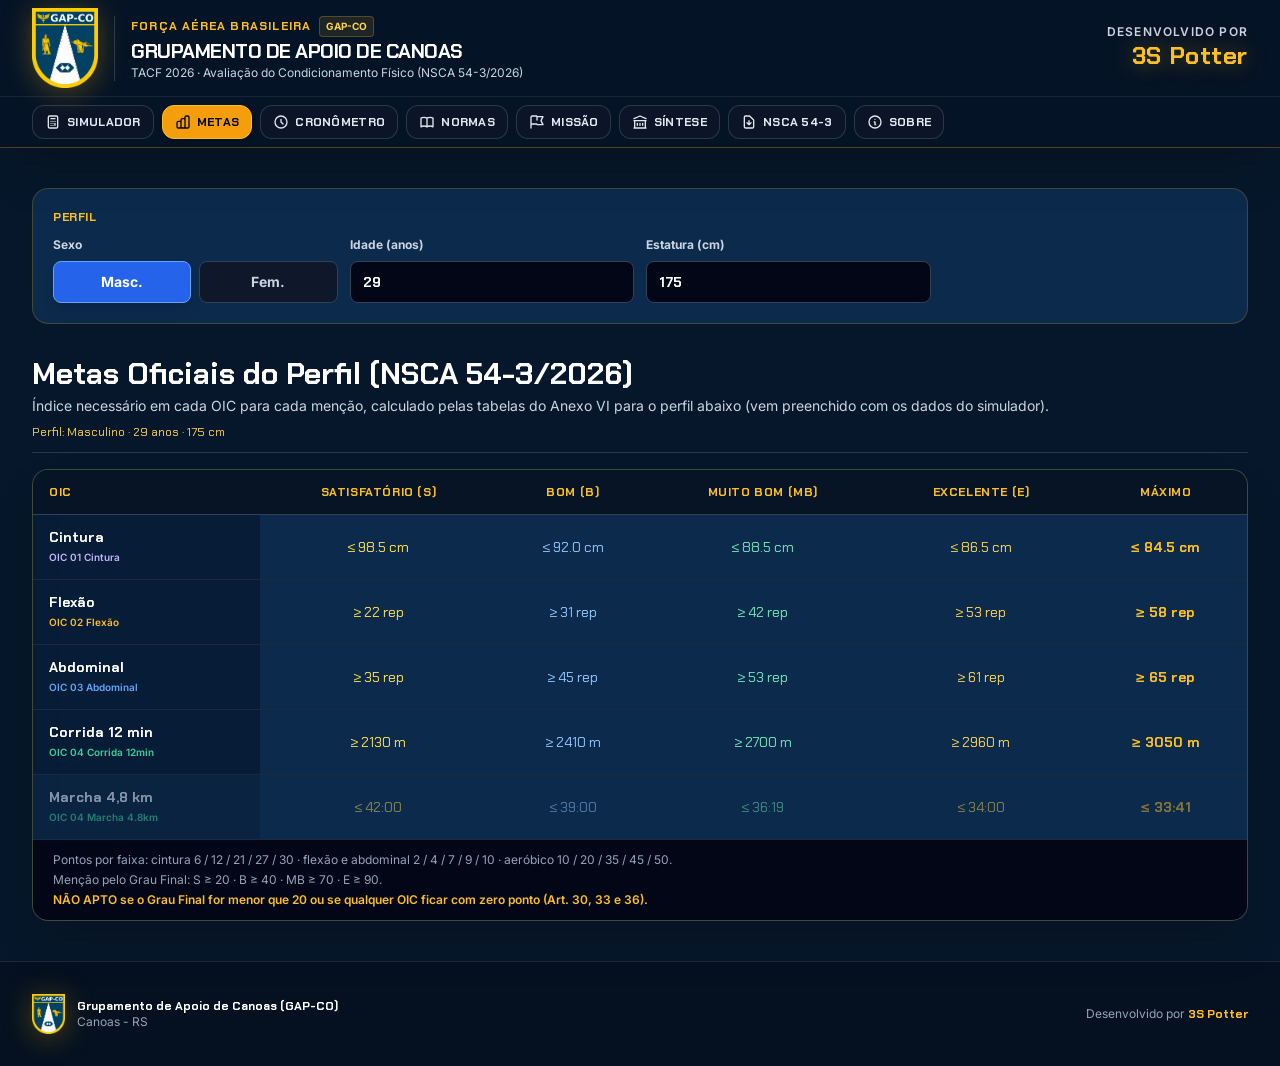
<file: metas.html>
<!DOCTYPE html>
<html lang="pt-BR">
<head>
  <meta charset="UTF-8">
  <meta name="viewport" content="width=device-width, initial-scale=1.0, viewport-fit=cover">
  <meta name="theme-color" content="#061426">
  <meta name="mobile-web-app-capable" content="yes">
  <meta name="apple-mobile-web-app-capable" content="yes">
  <meta name="apple-mobile-web-app-status-bar-style" content="black-translucent">
  <meta name="apple-mobile-web-app-title" content="TACF 2026">
  <meta name="format-detection" content="telephone=no">
  <title>Metas Oficiais · TACF 2026 · GAP-CO</title>
  <!-- Estilos (Tailwind compilado e embutido: não depende de CDN) -->
  <style id="tailwind">*,:after,:before{--tw-border-spacing-x:0;--tw-border-spacing-y:0;--tw-translate-x:0;--tw-translate-y:0;--tw-rotate:0;--tw-skew-x:0;--tw-skew-y:0;--tw-scale-x:1;--tw-scale-y:1;--tw-pan-x: ;--tw-pan-y: ;--tw-pinch-zoom: ;--tw-scroll-snap-strictness:proximity;--tw-gradient-from-position: ;--tw-gradient-via-position: ;--tw-gradient-to-position: ;--tw-ordinal: ;--tw-slashed-zero: ;--tw-numeric-figure: ;--tw-numeric-spacing: ;--tw-numeric-fraction: ;--tw-ring-inset: ;--tw-ring-offset-width:0px;--tw-ring-offset-color:#fff;--tw-ring-color:rgba(59,130,246,.5);--tw-ring-offset-shadow:0 0 #0000;--tw-ring-shadow:0 0 #0000;--tw-shadow:0 0 #0000;--tw-shadow-colored:0 0 #0000;--tw-blur: ;--tw-brightness: ;--tw-contrast: ;--tw-grayscale: ;--tw-hue-rotate: ;--tw-invert: ;--tw-saturate: ;--tw-sepia: ;--tw-drop-shadow: ;--tw-backdrop-blur: ;--tw-backdrop-brightness: ;--tw-backdrop-contrast: ;--tw-backdrop-grayscale: ;--tw-backdrop-hue-rotate: ;--tw-backdrop-invert: ;--tw-backdrop-opacity: ;--tw-backdrop-saturate: ;--tw-backdrop-sepia: ;--tw-contain-size: ;--tw-contain-layout: ;--tw-contain-paint: ;--tw-contain-style: }::backdrop{--tw-border-spacing-x:0;--tw-border-spacing-y:0;--tw-translate-x:0;--tw-translate-y:0;--tw-rotate:0;--tw-skew-x:0;--tw-skew-y:0;--tw-scale-x:1;--tw-scale-y:1;--tw-pan-x: ;--tw-pan-y: ;--tw-pinch-zoom: ;--tw-scroll-snap-strictness:proximity;--tw-gradient-from-position: ;--tw-gradient-via-position: ;--tw-gradient-to-position: ;--tw-ordinal: ;--tw-slashed-zero: ;--tw-numeric-figure: ;--tw-numeric-spacing: ;--tw-numeric-fraction: ;--tw-ring-inset: ;--tw-ring-offset-width:0px;--tw-ring-offset-color:#fff;--tw-ring-color:rgba(59,130,246,.5);--tw-ring-offset-shadow:0 0 #0000;--tw-ring-shadow:0 0 #0000;--tw-shadow:0 0 #0000;--tw-shadow-colored:0 0 #0000;--tw-blur: ;--tw-brightness: ;--tw-contrast: ;--tw-grayscale: ;--tw-hue-rotate: ;--tw-invert: ;--tw-saturate: ;--tw-sepia: ;--tw-drop-shadow: ;--tw-backdrop-blur: ;--tw-backdrop-brightness: ;--tw-backdrop-contrast: ;--tw-backdrop-grayscale: ;--tw-backdrop-hue-rotate: ;--tw-backdrop-invert: ;--tw-backdrop-opacity: ;--tw-backdrop-saturate: ;--tw-backdrop-sepia: ;--tw-contain-size: ;--tw-contain-layout: ;--tw-contain-paint: ;--tw-contain-style: }/*! tailwindcss v3.4.19 | MIT License | https://tailwindcss.com*/*,:after,:before{box-sizing:border-box;border:0 solid #e5e7eb}:after,:before{--tw-content:""}:host,html{line-height:1.5;-webkit-text-size-adjust:100%;-moz-tab-size:4;-o-tab-size:4;tab-size:4;font-family:Inter,sans-serif;font-feature-settings:normal;font-variation-settings:normal;-webkit-tap-highlight-color:transparent}body{margin:0;line-height:inherit}hr{height:0;color:inherit;border-top-width:1px}abbr:where([title]){-webkit-text-decoration:underline dotted;text-decoration:underline dotted}h1,h2,h3,h4,h5,h6{font-size:inherit;font-weight:inherit}a{color:inherit;text-decoration:inherit}b,strong{font-weight:bolder}code,kbd,pre,samp{font-family:Chakra Petch,monospace;font-feature-settings:normal;font-variation-settings:normal;font-size:1em}small{font-size:80%}sub,sup{font-size:75%;line-height:0;position:relative;vertical-align:baseline}sub{bottom:-.25em}sup{top:-.5em}table{text-indent:0;border-color:inherit;border-collapse:collapse}button,input,optgroup,select,textarea{font-family:inherit;font-feature-settings:inherit;font-variation-settings:inherit;font-size:100%;font-weight:inherit;line-height:inherit;letter-spacing:inherit;color:inherit;margin:0;padding:0}button,select{text-transform:none}button,input:where([type=button]),input:where([type=reset]),input:where([type=submit]){-webkit-appearance:button;background-color:transparent;background-image:none}:-moz-focusring{outline:auto}:-moz-ui-invalid{box-shadow:none}progress{vertical-align:baseline}::-webkit-inner-spin-button,::-webkit-outer-spin-button{height:auto}[type=search]{-webkit-appearance:textfield;outline-offset:-2px}::-webkit-search-decoration{-webkit-appearance:none}::-webkit-file-upload-button{-webkit-appearance:button;font:inherit}summary{display:list-item}blockquote,dd,dl,figure,h1,h2,h3,h4,h5,h6,hr,p,pre{margin:0}fieldset{margin:0}fieldset,legend{padding:0}menu,ol,ul{list-style:none;margin:0;padding:0}dialog{padding:0}textarea{resize:vertical}input::-moz-placeholder,textarea::-moz-placeholder{opacity:1;color:#9ca3af}input::placeholder,textarea::placeholder{opacity:1;color:#9ca3af}[role=button],button{cursor:pointer}:disabled{cursor:default}audio,canvas,embed,iframe,img,object,svg,video{display:block;vertical-align:middle}img,video{max-width:100%;height:auto}[hidden]:where(:not([hidden=until-found])){display:none}.sr-only{position:absolute;width:1px;height:1px;padding:0;margin:-1px;overflow:hidden;clip:rect(0,0,0,0);white-space:nowrap;border-width:0}.visible{visibility:visible}.fixed{position:fixed}.absolute{position:absolute}.relative{position:relative}.inset-0{inset:0}.inset-x-0{left:0;right:0}.-right-16{right:-4rem}.-top-16{top:-4rem}.bottom-0{bottom:0}.left-0{left:0}.top-1\.5{top:.375rem}.z-10{z-index:10}.z-40{z-index:40}.z-50{z-index:50}.col-span-1{grid-column:span 1/span 1}.col-span-2{grid-column:span 2/span 2}.mx-auto{margin-left:auto;margin-right:auto}.my-1{margin-top:.25rem;margin-bottom:.25rem}.my-2{margin-top:.5rem;margin-bottom:.5rem}.mb-1{margin-bottom:.25rem}.mb-10{margin-bottom:2.5rem}.mb-2{margin-bottom:.5rem}.mb-3{margin-bottom:.75rem}.mb-4{margin-bottom:1rem}.mb-5{margin-bottom:1.25rem}.mb-6{margin-bottom:1.5rem}.mr-2{margin-right:.5rem}.mt-0\.5{margin-top:.125rem}.mt-1{margin-top:.25rem}.mt-1\.5{margin-top:.375rem}.mt-16{margin-top:4rem}.mt-2{margin-top:.5rem}.mt-3{margin-top:.75rem}.mt-4{margin-top:1rem}.mt-6{margin-top:1.5rem}.mt-7{margin-top:1.75rem}.block{display:block}.inline-block{display:inline-block}.flex{display:flex}.inline-flex{display:inline-flex}.table{display:table}.grid{display:grid}.hidden{display:none}.aspect-\[3\/4\]{aspect-ratio:3/4}.h-1{height:.25rem}.h-10{height:2.5rem}.h-12{height:3rem}.h-14{height:3.5rem}.h-16{height:4rem}.h-2{height:.5rem}.h-2\.5{height:.625rem}.h-20{height:5rem}.h-24{height:6rem}.h-3{height:.75rem}.h-3\.5{height:.875rem}.h-4{height:1rem}.h-48{height:12rem}.h-5{height:1.25rem}.h-6{height:1.5rem}.h-full{height:100%}.h-px{height:1px}.max-h-44{max-height:11rem}.min-h-screen{min-height:100vh}.w-1\/4{width:25%}.w-10{width:2.5rem}.w-12{width:3rem}.w-2{width:.5rem}.w-2\.5{width:.625rem}.w-20{width:5rem}.w-24{width:6rem}.w-28{width:7rem}.w-3{width:.75rem}.w-3\.5{width:.875rem}.w-4{width:1rem}.w-48{width:12rem}.w-5{width:1.25rem}.w-6{width:1.5rem}.w-\[calc\(50\%-0\.375rem\)\]{width:calc(50% - .375rem)}.w-auto{width:auto}.w-full{width:100%}.min-w-0{min-width:0}.max-w-2xl{max-width:42rem}.max-w-3xl{max-width:48rem}.max-w-4xl{max-width:56rem}.max-w-6xl{max-width:72rem}.max-w-7xl{max-width:80rem}.max-w-md{max-width:28rem}.max-w-sm{max-width:24rem}.flex-shrink-0,.shrink-0{flex-shrink:0}.flex-grow{flex-grow:1}.transform{transform:translate(var(--tw-translate-x),var(--tw-translate-y)) rotate(var(--tw-rotate)) skewX(var(--tw-skew-x)) skewY(var(--tw-skew-y)) scaleX(var(--tw-scale-x)) scaleY(var(--tw-scale-y))}@keyframes ping{75%,to{transform:scale(2);opacity:0}}.animate-ping{animation:ping 1s cubic-bezier(0,0,.2,1) infinite}.cursor-pointer{cursor:pointer}.scroll-mt-24{scroll-margin-top:6rem}.scroll-mt-28{scroll-margin-top:7rem}.list-disc{list-style-type:disc}.grid-cols-1{grid-template-columns:repeat(1,minmax(0,1fr))}.grid-cols-2{grid-template-columns:repeat(2,minmax(0,1fr))}.grid-cols-4{grid-template-columns:repeat(4,minmax(0,1fr))}.grid-cols-5{grid-template-columns:repeat(5,minmax(0,1fr))}.flex-col{flex-direction:column}.flex-wrap{flex-wrap:wrap}.items-start{align-items:flex-start}.items-end{align-items:flex-end}.items-center{align-items:center}.items-baseline{align-items:baseline}.items-stretch{align-items:stretch}.justify-center{justify-content:center}.justify-between{justify-content:space-between}.gap-0\.5{gap:.125rem}.gap-1{gap:.25rem}.gap-1\.5{gap:.375rem}.gap-12{gap:3rem}.gap-2{gap:.5rem}.gap-3{gap:.75rem}.gap-4{gap:1rem}.gap-5{gap:1.25rem}.gap-8{gap:2rem}.gap-x-3{-moz-column-gap:.75rem;column-gap:.75rem}.gap-x-6{-moz-column-gap:1.5rem;column-gap:1.5rem}.gap-y-1{row-gap:.25rem}.gap-y-2{row-gap:.5rem}.space-x-1>:not([hidden])~:not([hidden]){--tw-space-x-reverse:0;margin-right:calc(.25rem*var(--tw-space-x-reverse));margin-left:calc(.25rem*(1 - var(--tw-space-x-reverse)))}.space-x-2>:not([hidden])~:not([hidden]){--tw-space-x-reverse:0;margin-right:calc(.5rem*var(--tw-space-x-reverse));margin-left:calc(.5rem*(1 - var(--tw-space-x-reverse)))}.space-x-3>:not([hidden])~:not([hidden]){--tw-space-x-reverse:0;margin-right:calc(.75rem*var(--tw-space-x-reverse));margin-left:calc(.75rem*(1 - var(--tw-space-x-reverse)))}.space-y-1>:not([hidden])~:not([hidden]){--tw-space-y-reverse:0;margin-top:calc(.25rem*(1 - var(--tw-space-y-reverse)));margin-bottom:calc(.25rem*var(--tw-space-y-reverse))}.space-y-1\.5>:not([hidden])~:not([hidden]){--tw-space-y-reverse:0;margin-top:calc(.375rem*(1 - var(--tw-space-y-reverse)));margin-bottom:calc(.375rem*var(--tw-space-y-reverse))}.space-y-2>:not([hidden])~:not([hidden]){--tw-space-y-reverse:0;margin-top:calc(.5rem*(1 - var(--tw-space-y-reverse)));margin-bottom:calc(.5rem*var(--tw-space-y-reverse))}.space-y-2\.5>:not([hidden])~:not([hidden]){--tw-space-y-reverse:0;margin-top:calc(.625rem*(1 - var(--tw-space-y-reverse)));margin-bottom:calc(.625rem*var(--tw-space-y-reverse))}.space-y-3>:not([hidden])~:not([hidden]){--tw-space-y-reverse:0;margin-top:calc(.75rem*(1 - var(--tw-space-y-reverse)));margin-bottom:calc(.75rem*var(--tw-space-y-reverse))}.space-y-4>:not([hidden])~:not([hidden]){--tw-space-y-reverse:0;margin-top:calc(1rem*(1 - var(--tw-space-y-reverse)));margin-bottom:calc(1rem*var(--tw-space-y-reverse))}.space-y-5>:not([hidden])~:not([hidden]){--tw-space-y-reverse:0;margin-top:calc(1.25rem*(1 - var(--tw-space-y-reverse)));margin-bottom:calc(1.25rem*var(--tw-space-y-reverse))}.space-y-6>:not([hidden])~:not([hidden]){--tw-space-y-reverse:0;margin-top:calc(1.5rem*(1 - var(--tw-space-y-reverse)));margin-bottom:calc(1.5rem*var(--tw-space-y-reverse))}.space-y-8>:not([hidden])~:not([hidden]){--tw-space-y-reverse:0;margin-top:calc(2rem*(1 - var(--tw-space-y-reverse)));margin-bottom:calc(2rem*var(--tw-space-y-reverse))}.divide-y>:not([hidden])~:not([hidden]){--tw-divide-y-reverse:0;border-top-width:calc(1px*(1 - var(--tw-divide-y-reverse)));border-bottom-width:calc(1px*var(--tw-divide-y-reverse))}.divide-slate-800>:not([hidden])~:not([hidden]){--tw-divide-opacity:1;border-color:rgb(30 41 59/var(--tw-divide-opacity,1))}.self-start{align-self:flex-start}.overflow-hidden{overflow:hidden}.overflow-x-auto{overflow-x:auto}.overflow-y-auto{overflow-y:auto}.truncate{overflow:hidden;text-overflow:ellipsis}.truncate,.whitespace-nowrap{white-space:nowrap}.rounded{border-radius:.25rem}.rounded-2xl{border-radius:1rem}.rounded-3xl{border-radius:1.5rem}.rounded-full{border-radius:9999px}.rounded-lg{border-radius:.5rem}.rounded-md{border-radius:.375rem}.rounded-xl{border-radius:.75rem}.border{border-width:1px}.border-2{border-width:2px}.border-4{border-width:4px}.border-b{border-bottom-width:1px}.border-b-2{border-bottom-width:2px}.border-l{border-left-width:1px}.border-t{border-top-width:1px}.border-amber-400{--tw-border-opacity:1;border-color:rgb(251 191 36/var(--tw-border-opacity,1))}.border-amber-400\/25{border-color:rgba(251,191,36,.25)}.border-amber-400\/30{border-color:rgba(251,191,36,.3)}.border-amber-400\/40{border-color:rgba(251,191,36,.4)}.border-amber-500\/30{border-color:rgba(245,158,11,.3)}.border-amber-500\/40{border-color:rgba(245,158,11,.4)}.border-amber-500\/50{border-color:rgba(245,158,11,.5)}.border-amber-600\/50{border-color:rgba(217,119,6,.5)}.border-black{--tw-border-opacity:1;border-color:rgb(0 0 0/var(--tw-border-opacity,1))}.border-blue-400{--tw-border-opacity:1;border-color:rgb(96 165 250/var(--tw-border-opacity,1))}.border-blue-400\/30{border-color:rgba(96,165,250,.3)}.border-blue-400\/40{border-color:rgba(96,165,250,.4)}.border-emerald-400\/30{border-color:rgba(52,211,153,.3)}.border-emerald-500\/30{border-color:rgba(16,185,129,.3)}.border-emerald-500\/40{border-color:rgba(16,185,129,.4)}.border-pink-400{--tw-border-opacity:1;border-color:rgb(244 114 182/var(--tw-border-opacity,1))}.border-pink-400\/25{border-color:rgba(244,114,182,.25)}.border-rose-400\/30{border-color:rgba(251,113,133,.3)}.border-rose-500\/30{border-color:rgba(244,63,94,.3)}.border-rose-500\/40{border-color:rgba(244,63,94,.4)}.border-slate-500\/30{border-color:rgba(100,116,139,.3)}.border-slate-500\/40{border-color:rgba(100,116,139,.4)}.border-slate-700{--tw-border-opacity:1;border-color:rgb(51 65 85/var(--tw-border-opacity,1))}.border-slate-700\/80{border-color:rgba(51,65,85,.8)}.border-slate-800{--tw-border-opacity:1;border-color:rgb(30 41 59/var(--tw-border-opacity,1))}.border-slate-800\/80{border-color:rgba(30,41,59,.8)}.border-violet-400\/30{border-color:rgba(167,139,250,.3)}.border-yellow-400\/30{border-color:rgba(250,204,21,.3)}.bg-\[\#051120\]{--tw-bg-opacity:1;background-color:rgb(5 17 32/var(--tw-bg-opacity,1))}.bg-\[\#061426\]{--tw-bg-opacity:1;background-color:rgb(6 20 38/var(--tw-bg-opacity,1))}.bg-\[\#061426\]\/95{background-color:rgba(6,20,38,.95)}.bg-amber-400{--tw-bg-opacity:1;background-color:rgb(251 191 36/var(--tw-bg-opacity,1))}.bg-amber-400\/10{background-color:rgba(251,191,36,.1)}.bg-amber-400\/15{background-color:rgba(251,191,36,.15)}.bg-amber-400\/20{background-color:rgba(251,191,36,.2)}.bg-amber-400\/50{background-color:rgba(251,191,36,.5)}.bg-amber-500{--tw-bg-opacity:1;background-color:rgb(245 158 11/var(--tw-bg-opacity,1))}.bg-amber-500\/10{background-color:rgba(245,158,11,.1)}.bg-amber-500\/15{background-color:rgba(245,158,11,.15)}.bg-amber-950\/70{background-color:rgba(69,26,3,.7)}.bg-blue-400{--tw-bg-opacity:1;background-color:rgb(96 165 250/var(--tw-bg-opacity,1))}.bg-blue-400\/10{background-color:rgba(96,165,250,.1)}.bg-blue-500\/15{background-color:rgba(59,130,246,.15)}.bg-blue-500\/20{background-color:rgba(59,130,246,.2)}.bg-blue-600{--tw-bg-opacity:1;background-color:rgb(37 99 235/var(--tw-bg-opacity,1))}.bg-emerald-400{--tw-bg-opacity:1;background-color:rgb(52 211 153/var(--tw-bg-opacity,1))}.bg-emerald-400\/10{background-color:rgba(52,211,153,.1)}.bg-emerald-500{--tw-bg-opacity:1;background-color:rgb(16 185 129/var(--tw-bg-opacity,1))}.bg-emerald-500\/10{background-color:rgba(16,185,129,.1)}.bg-emerald-500\/15{background-color:rgba(16,185,129,.15)}.bg-emerald-500\/20{background-color:rgba(16,185,129,.2)}.bg-gray-100{--tw-bg-opacity:1;background-color:rgb(243 244 246/var(--tw-bg-opacity,1))}.bg-gray-200{--tw-bg-opacity:1;background-color:rgb(229 231 235/var(--tw-bg-opacity,1))}.bg-pink-500\/10{background-color:rgba(236,72,153,.1)}.bg-pink-600{--tw-bg-opacity:1;background-color:rgb(219 39 119/var(--tw-bg-opacity,1))}.bg-rose-500\/15{background-color:rgba(244,63,94,.15)}.bg-rose-500\/20{background-color:rgba(244,63,94,.2)}.bg-slate-400{--tw-bg-opacity:1;background-color:rgb(148 163 184/var(--tw-bg-opacity,1))}.bg-slate-500\/15{background-color:rgba(100,116,139,.15)}.bg-slate-500\/20{background-color:rgba(100,116,139,.2)}.bg-slate-800{--tw-bg-opacity:1;background-color:rgb(30 41 59/var(--tw-bg-opacity,1))}.bg-slate-900{--tw-bg-opacity:1;background-color:rgb(15 23 42/var(--tw-bg-opacity,1))}.bg-slate-900\/70{background-color:rgba(15,23,42,.7)}.bg-slate-900\/80{background-color:rgba(15,23,42,.8)}.bg-slate-900\/90{background-color:rgba(15,23,42,.9)}.bg-slate-950{--tw-bg-opacity:1;background-color:rgb(2 6 23/var(--tw-bg-opacity,1))}.bg-slate-950\/40{background-color:rgba(2,6,23,.4)}.bg-slate-950\/60{background-color:rgba(2,6,23,.6)}.bg-slate-950\/70{background-color:rgba(2,6,23,.7)}.bg-slate-950\/80{background-color:rgba(2,6,23,.8)}.bg-slate-950\/90{background-color:rgba(2,6,23,.9)}.bg-violet-400{--tw-bg-opacity:1;background-color:rgb(167 139 250/var(--tw-bg-opacity,1))}.bg-violet-400\/10{background-color:rgba(167,139,250,.1)}.bg-violet-500\/15{background-color:rgba(139,92,246,.15)}.bg-white{--tw-bg-opacity:1;background-color:rgb(255 255 255/var(--tw-bg-opacity,1))}.bg-yellow-500\/20{background-color:rgba(234,179,8,.2)}.bg-gradient-to-b{background-image:linear-gradient(to bottom,var(--tw-gradient-stops))}.bg-gradient-to-br{background-image:linear-gradient(to bottom right,var(--tw-gradient-stops))}.bg-gradient-to-r{background-image:linear-gradient(to right,var(--tw-gradient-stops))}.from-\[\#061426\]\/80{--tw-gradient-from:rgba(6,20,38,.8) var(--tw-gradient-from-position);--tw-gradient-to:rgba(6,20,38,0) var(--tw-gradient-to-position);--tw-gradient-stops:var(--tw-gradient-from),var(--tw-gradient-to)}.from-amber-300{--tw-gradient-from:#fcd34d var(--tw-gradient-from-position);--tw-gradient-to:rgba(252,211,77,0) var(--tw-gradient-to-position);--tw-gradient-stops:var(--tw-gradient-from),var(--tw-gradient-to)}.from-amber-400{--tw-gradient-from:#fbbf24 var(--tw-gradient-from-position);--tw-gradient-to:rgba(251,191,36,0) var(--tw-gradient-to-position);--tw-gradient-stops:var(--tw-gradient-from),var(--tw-gradient-to)}.from-blue-400{--tw-gradient-from:#60a5fa var(--tw-gradient-from-position);--tw-gradient-to:rgba(96,165,250,0) var(--tw-gradient-to-position);--tw-gradient-stops:var(--tw-gradient-from),var(--tw-gradient-to)}.via-amber-400{--tw-gradient-to:rgba(251,191,36,0) var(--tw-gradient-to-position);--tw-gradient-stops:var(--tw-gradient-from),#fbbf24 var(--tw-gradient-via-position),var(--tw-gradient-to)}.via-amber-500{--tw-gradient-to:rgba(245,158,11,0) var(--tw-gradient-to-position);--tw-gradient-stops:var(--tw-gradient-from),#f59e0b var(--tw-gradient-via-position),var(--tw-gradient-to)}.via-blue-400{--tw-gradient-to:rgba(96,165,250,0) var(--tw-gradient-to-position);--tw-gradient-stops:var(--tw-gradient-from),#60a5fa var(--tw-gradient-via-position),var(--tw-gradient-to)}.via-transparent{--tw-gradient-to:transparent var(--tw-gradient-to-position);--tw-gradient-stops:var(--tw-gradient-from),transparent var(--tw-gradient-via-position),var(--tw-gradient-to)}.to-\[\#07172b\]{--tw-gradient-to:#07172b var(--tw-gradient-to-position)}.to-amber-400{--tw-gradient-to:#fbbf24 var(--tw-gradient-to-position)}.to-amber-500{--tw-gradient-to:#f59e0b var(--tw-gradient-to-position)}.to-blue-600{--tw-gradient-to:#2563eb var(--tw-gradient-to-position)}.to-emerald-400{--tw-gradient-to:#34d399 var(--tw-gradient-to-position)}.bg-clip-text{-webkit-background-clip:text;background-clip:text}.object-contain{-o-object-fit:contain;object-fit:contain}.p-0\.5{padding:.125rem}.p-1{padding:.25rem}.p-10{padding:2.5rem}.p-2{padding:.5rem}.p-3{padding:.75rem}.p-3\.5{padding:.875rem}.p-4{padding:1rem}.p-5{padding:1.25rem}.p-6{padding:1.5rem}.px-1{padding-left:.25rem;padding-right:.25rem}.px-1\.5{padding-left:.375rem;padding-right:.375rem}.px-2{padding-left:.5rem;padding-right:.5rem}.px-2\.5{padding-left:.625rem;padding-right:.625rem}.px-3{padding-left:.75rem;padding-right:.75rem}.px-3\.5{padding-left:.875rem;padding-right:.875rem}.px-4{padding-left:1rem;padding-right:1rem}.px-5{padding-left:1.25rem;padding-right:1.25rem}.px-6{padding-left:1.5rem;padding-right:1.5rem}.py-0\.5{padding-top:.125rem;padding-bottom:.125rem}.py-1{padding-top:.25rem;padding-bottom:.25rem}.py-1\.5{padding-top:.375rem;padding-bottom:.375rem}.py-2{padding-top:.5rem;padding-bottom:.5rem}.py-2\.5{padding-top:.625rem;padding-bottom:.625rem}.py-3{padding-top:.75rem;padding-bottom:.75rem}.py-3\.5{padding-top:.875rem;padding-bottom:.875rem}.py-4{padding-top:1rem;padding-bottom:1rem}.py-6{padding-top:1.5rem;padding-bottom:1.5rem}.py-8{padding-top:2rem;padding-bottom:2rem}.pb-1{padding-bottom:.25rem}.pb-10{padding-bottom:2.5rem}.pb-2{padding-bottom:.5rem}.pb-3{padding-bottom:.75rem}.pb-4{padding-bottom:1rem}.pl-3{padding-left:.75rem}.pl-4{padding-left:1rem}.pl-8{padding-left:2rem}.pt-1{padding-top:.25rem}.pt-2{padding-top:.5rem}.pt-2\.5{padding-top:.625rem}.pt-4{padding-top:1rem}.pt-8{padding-top:2rem}.pt-\[env\(safe-area-inset-top\)\]{padding-top:env(safe-area-inset-top)}.text-left{text-align:left}.text-center{text-align:center}.text-right{text-align:right}.font-militar{font-family:Chakra Petch,sans-serif}.font-mono{font-family:Chakra Petch,monospace}.font-sans{font-family:Inter,sans-serif}.text-2xl{font-size:1.5rem;line-height:2rem}.text-3xl{font-size:1.875rem;line-height:2.25rem}.text-5xl{font-size:3rem;line-height:1}.text-\[10px\]{font-size:10px}.text-\[11px\]{font-size:11px}.text-\[13px\]{font-size:13px}.text-\[2\.6rem\]{font-size:2.6rem}.text-\[3\.4rem\]{font-size:3.4rem}.text-\[9px\]{font-size:9px}.text-base{font-size:1rem;line-height:1.5rem}.text-lg{font-size:1.125rem;line-height:1.75rem}.text-sm{font-size:.875rem;line-height:1.25rem}.text-xl{font-size:1.25rem;line-height:1.75rem}.text-xs{font-size:.75rem;line-height:1rem}.font-black{font-weight:900}.font-bold{font-weight:700}.font-extrabold{font-weight:800}.font-medium{font-weight:500}.font-semibold{font-weight:600}.uppercase{text-transform:uppercase}.italic{font-style:italic}.leading-none{line-height:1}.leading-relaxed{line-height:1.625}.leading-snug{line-height:1.375}.leading-tight{line-height:1.25}.tracking-\[0\.25em\]{letter-spacing:.25em}.tracking-tight{letter-spacing:-.025em}.tracking-wide{letter-spacing:.025em}.tracking-wider{letter-spacing:.05em}.tracking-widest{letter-spacing:.1em}.text-amber-100{--tw-text-opacity:1;color:rgb(254 243 199/var(--tw-text-opacity,1))}.text-amber-200{--tw-text-opacity:1;color:rgb(253 230 138/var(--tw-text-opacity,1))}.text-amber-300{--tw-text-opacity:1;color:rgb(252 211 77/var(--tw-text-opacity,1))}.text-amber-300\/90{color:rgba(252,211,77,.9)}.text-amber-400{--tw-text-opacity:1;color:rgb(251 191 36/var(--tw-text-opacity,1))}.text-black{--tw-text-opacity:1;color:rgb(0 0 0/var(--tw-text-opacity,1))}.text-blue-200{--tw-text-opacity:1;color:rgb(191 219 254/var(--tw-text-opacity,1))}.text-blue-300{--tw-text-opacity:1;color:rgb(147 197 253/var(--tw-text-opacity,1))}.text-blue-400{--tw-text-opacity:1;color:rgb(96 165 250/var(--tw-text-opacity,1))}.text-emerald-300{--tw-text-opacity:1;color:rgb(110 231 183/var(--tw-text-opacity,1))}.text-emerald-400{--tw-text-opacity:1;color:rgb(52 211 153/var(--tw-text-opacity,1))}.text-pink-300{--tw-text-opacity:1;color:rgb(249 168 212/var(--tw-text-opacity,1))}.text-rose-200{--tw-text-opacity:1;color:rgb(254 205 211/var(--tw-text-opacity,1))}.text-rose-300{--tw-text-opacity:1;color:rgb(253 164 175/var(--tw-text-opacity,1))}.text-rose-400{--tw-text-opacity:1;color:rgb(251 113 133/var(--tw-text-opacity,1))}.text-slate-100{--tw-text-opacity:1;color:rgb(241 245 249/var(--tw-text-opacity,1))}.text-slate-200{--tw-text-opacity:1;color:rgb(226 232 240/var(--tw-text-opacity,1))}.text-slate-300{--tw-text-opacity:1;color:rgb(203 213 225/var(--tw-text-opacity,1))}.text-slate-400{--tw-text-opacity:1;color:rgb(148 163 184/var(--tw-text-opacity,1))}.text-slate-500{--tw-text-opacity:1;color:rgb(100 116 139/var(--tw-text-opacity,1))}.text-slate-900{--tw-text-opacity:1;color:rgb(15 23 42/var(--tw-text-opacity,1))}.text-slate-950{--tw-text-opacity:1;color:rgb(2 6 23/var(--tw-text-opacity,1))}.text-transparent{color:transparent}.text-violet-300{--tw-text-opacity:1;color:rgb(196 181 253/var(--tw-text-opacity,1))}.text-white{--tw-text-opacity:1;color:rgb(255 255 255/var(--tw-text-opacity,1))}.text-yellow-300{--tw-text-opacity:1;color:rgb(253 224 71/var(--tw-text-opacity,1))}.text-yellow-400{--tw-text-opacity:1;color:rgb(250 204 21/var(--tw-text-opacity,1))}.underline{text-decoration-line:underline}.decoration-amber-500\/50{text-decoration-color:rgba(245,158,11,.5)}.decoration-4{text-decoration-thickness:4px}.underline-offset-8{text-underline-offset:8px}.antialiased{-webkit-font-smoothing:antialiased;-moz-osx-font-smoothing:grayscale}.accent-amber-400{accent-color:#fbbf24}.accent-blue-400{accent-color:#60a5fa}.accent-emerald-400{accent-color:#34d399}.accent-pink-400{accent-color:#f472b6}.accent-violet-400{accent-color:#a78bfa}.opacity-40{opacity:.4}.opacity-50{opacity:.5}.opacity-60{opacity:.6}.shadow-2xl{--tw-shadow:0 25px 50px -12px rgba(0,0,0,.25);--tw-shadow-colored:0 25px 50px -12px var(--tw-shadow-color)}.shadow-2xl,.shadow-\[0_0_14px_rgba\(244\2c 180\2c 0\2c 0\.35\)\]{box-shadow:var(--tw-ring-offset-shadow,0 0 #0000),var(--tw-ring-shadow,0 0 #0000),var(--tw-shadow)}.shadow-\[0_0_14px_rgba\(244\2c 180\2c 0\2c 0\.35\)\]{--tw-shadow:0 0 14px rgba(244,180,0,.35);--tw-shadow-colored:0 0 14px var(--tw-shadow-color)}.shadow-\[0_0_18px_rgba\(244\2c 180\2c 0\2c 0\.35\)\]{--tw-shadow:0 0 18px rgba(244,180,0,.35);--tw-shadow-colored:0 0 18px var(--tw-shadow-color);box-shadow:var(--tw-ring-offset-shadow,0 0 #0000),var(--tw-ring-shadow,0 0 #0000),var(--tw-shadow)}.shadow-\[0_0_20px_rgba\(244\2c 180\2c 0\2c 0\.35\)\]{--tw-shadow:0 0 20px rgba(244,180,0,.35);--tw-shadow-colored:0 0 20px var(--tw-shadow-color)}.shadow-\[0_0_20px_rgba\(244\2c 180\2c 0\2c 0\.35\)\],.shadow-inner{box-shadow:var(--tw-ring-offset-shadow,0 0 #0000),var(--tw-ring-shadow,0 0 #0000),var(--tw-shadow)}.shadow-inner{--tw-shadow:inset 0 2px 4px 0 rgba(0,0,0,.05);--tw-shadow-colored:inset 0 2px 4px 0 var(--tw-shadow-color)}.shadow-lg{--tw-shadow:0 10px 15px -3px rgba(0,0,0,.1),0 4px 6px -4px rgba(0,0,0,.1);--tw-shadow-colored:0 10px 15px -3px var(--tw-shadow-color),0 4px 6px -4px var(--tw-shadow-color)}.shadow-lg,.shadow-md{box-shadow:var(--tw-ring-offset-shadow,0 0 #0000),var(--tw-ring-shadow,0 0 #0000),var(--tw-shadow)}.shadow-md{--tw-shadow:0 4px 6px -1px rgba(0,0,0,.1),0 2px 4px -2px rgba(0,0,0,.1);--tw-shadow-colored:0 4px 6px -1px var(--tw-shadow-color),0 2px 4px -2px var(--tw-shadow-color)}.shadow-emerald-500\/20{--tw-shadow-color:rgba(16,185,129,.2);--tw-shadow:var(--tw-shadow-colored)}.ring-4{--tw-ring-offset-shadow:var(--tw-ring-inset) 0 0 0 var(--tw-ring-offset-width) var(--tw-ring-offset-color);--tw-ring-shadow:var(--tw-ring-inset) 0 0 0 calc(4px + var(--tw-ring-offset-width)) var(--tw-ring-color);box-shadow:var(--tw-ring-offset-shadow),var(--tw-ring-shadow),var(--tw-shadow,0 0 #0000)}.ring-\[\#07172b\]{--tw-ring-opacity:1;--tw-ring-color:rgb(7 23 43/var(--tw-ring-opacity,1))}.blur{--tw-blur:blur(8px)}.blur,.blur-2xl{filter:var(--tw-blur) var(--tw-brightness) var(--tw-contrast) var(--tw-grayscale) var(--tw-hue-rotate) var(--tw-invert) var(--tw-saturate) var(--tw-sepia) var(--tw-drop-shadow)}.blur-2xl{--tw-blur:blur(40px)}.drop-shadow{--tw-drop-shadow:drop-shadow(0 1px 2px rgba(0,0,0,.1)) drop-shadow(0 1px 1px rgba(0,0,0,.06))}.drop-shadow,.drop-shadow-\[0_0_20px_rgba\(244\2c 180\2c 0\2c 0\.3\)\]{filter:var(--tw-blur) var(--tw-brightness) var(--tw-contrast) var(--tw-grayscale) var(--tw-hue-rotate) var(--tw-invert) var(--tw-saturate) var(--tw-sepia) var(--tw-drop-shadow)}.drop-shadow-\[0_0_20px_rgba\(244\2c 180\2c 0\2c 0\.3\)\]{--tw-drop-shadow:drop-shadow(0 0 20px rgba(244,180,0,.3))}.filter{filter:var(--tw-blur) var(--tw-brightness) var(--tw-contrast) var(--tw-grayscale) var(--tw-hue-rotate) var(--tw-invert) var(--tw-saturate) var(--tw-sepia) var(--tw-drop-shadow)}.backdrop-blur-md{--tw-backdrop-blur:blur(12px)}.backdrop-blur-md,.backdrop-blur-sm{-webkit-backdrop-filter:var(--tw-backdrop-blur) var(--tw-backdrop-brightness) var(--tw-backdrop-contrast) var(--tw-backdrop-grayscale) var(--tw-backdrop-hue-rotate) var(--tw-backdrop-invert) var(--tw-backdrop-opacity) var(--tw-backdrop-saturate) var(--tw-backdrop-sepia);backdrop-filter:var(--tw-backdrop-blur) var(--tw-backdrop-brightness) var(--tw-backdrop-contrast) var(--tw-backdrop-grayscale) var(--tw-backdrop-hue-rotate) var(--tw-backdrop-invert) var(--tw-backdrop-opacity) var(--tw-backdrop-saturate) var(--tw-backdrop-sepia)}.backdrop-blur-sm{--tw-backdrop-blur:blur(4px)}.backdrop-filter{-webkit-backdrop-filter:var(--tw-backdrop-blur) var(--tw-backdrop-brightness) var(--tw-backdrop-contrast) var(--tw-backdrop-grayscale) var(--tw-backdrop-hue-rotate) var(--tw-backdrop-invert) var(--tw-backdrop-opacity) var(--tw-backdrop-saturate) var(--tw-backdrop-sepia);backdrop-filter:var(--tw-backdrop-blur) var(--tw-backdrop-brightness) var(--tw-backdrop-contrast) var(--tw-backdrop-grayscale) var(--tw-backdrop-hue-rotate) var(--tw-backdrop-invert) var(--tw-backdrop-opacity) var(--tw-backdrop-saturate) var(--tw-backdrop-sepia)}.transition{transition-property:color,background-color,border-color,text-decoration-color,fill,stroke,opacity,box-shadow,transform,filter,-webkit-backdrop-filter;transition-property:color,background-color,border-color,text-decoration-color,fill,stroke,opacity,box-shadow,transform,filter,backdrop-filter;transition-property:color,background-color,border-color,text-decoration-color,fill,stroke,opacity,box-shadow,transform,filter,backdrop-filter,-webkit-backdrop-filter;transition-timing-function:cubic-bezier(.4,0,.2,1);transition-duration:.15s}.transition-all{transition-property:all;transition-timing-function:cubic-bezier(.4,0,.2,1);transition-duration:.15s}.transition-colors{transition-property:color,background-color,border-color,text-decoration-color,fill,stroke;transition-timing-function:cubic-bezier(.4,0,.2,1);transition-duration:.15s}.transition-transform{transition-property:transform;transition-timing-function:cubic-bezier(.4,0,.2,1);transition-duration:.15s}.duration-300{transition-duration:.3s}.ease-out{transition-timing-function:cubic-bezier(0,0,.2,1)}.selection\:bg-amber-400 ::-moz-selection{--tw-bg-opacity:1;background-color:rgb(251 191 36/var(--tw-bg-opacity,1))}.selection\:bg-amber-400 ::selection{--tw-bg-opacity:1;background-color:rgb(251 191 36/var(--tw-bg-opacity,1))}.selection\:text-slate-950 ::-moz-selection{--tw-text-opacity:1;color:rgb(2 6 23/var(--tw-text-opacity,1))}.selection\:text-slate-950 ::selection{--tw-text-opacity:1;color:rgb(2 6 23/var(--tw-text-opacity,1))}.selection\:bg-amber-400::-moz-selection{--tw-bg-opacity:1;background-color:rgb(251 191 36/var(--tw-bg-opacity,1))}.selection\:bg-amber-400::selection{--tw-bg-opacity:1;background-color:rgb(251 191 36/var(--tw-bg-opacity,1))}.selection\:text-slate-950::-moz-selection{--tw-text-opacity:1;color:rgb(2 6 23/var(--tw-text-opacity,1))}.selection\:text-slate-950::selection{--tw-text-opacity:1;color:rgb(2 6 23/var(--tw-text-opacity,1))}.before\:absolute:before{content:var(--tw-content);position:absolute}.before\:bottom-2:before{content:var(--tw-content);bottom:.5rem}.before\:left-\[9px\]:before{content:var(--tw-content);left:9px}.before\:top-2:before{content:var(--tw-content);top:.5rem}.before\:w-0\.5:before{content:var(--tw-content);width:.125rem}.before\:bg-gradient-to-b:before{content:var(--tw-content);background-image:linear-gradient(to bottom,var(--tw-gradient-stops))}.before\:from-amber-400:before{content:var(--tw-content);--tw-gradient-from:#fbbf24 var(--tw-gradient-from-position);--tw-gradient-to:rgba(251,191,36,0) var(--tw-gradient-to-position);--tw-gradient-stops:var(--tw-gradient-from),var(--tw-gradient-to)}.before\:via-amber-400\/40:before{content:var(--tw-content);--tw-gradient-to:rgba(251,191,36,0) var(--tw-gradient-to-position);--tw-gradient-stops:var(--tw-gradient-from),rgba(251,191,36,.4) var(--tw-gradient-via-position),var(--tw-gradient-to)}.before\:to-blue-400\/60:before{content:var(--tw-content);--tw-gradient-to:rgba(96,165,250,.6) var(--tw-gradient-to-position)}.hover\:-translate-y-0\.5:hover{--tw-translate-y:-0.125rem}.hover\:-translate-y-0\.5:hover,.hover\:-translate-y-1:hover{transform:translate(var(--tw-translate-x),var(--tw-translate-y)) rotate(var(--tw-rotate)) skewX(var(--tw-skew-x)) skewY(var(--tw-skew-y)) scaleX(var(--tw-scale-x)) scaleY(var(--tw-scale-y))}.hover\:-translate-y-1:hover{--tw-translate-y:-0.25rem}.hover\:scale-105:hover{--tw-scale-x:1.05;--tw-scale-y:1.05;transform:translate(var(--tw-translate-x),var(--tw-translate-y)) rotate(var(--tw-rotate)) skewX(var(--tw-skew-x)) skewY(var(--tw-skew-y)) scaleX(var(--tw-scale-x)) scaleY(var(--tw-scale-y))}.hover\:border-amber-400\/50:hover{border-color:rgba(251,191,36,.5)}.hover\:border-amber-400\/60:hover{border-color:rgba(251,191,36,.6)}.hover\:border-amber-400\/70:hover{border-color:rgba(251,191,36,.7)}.hover\:bg-amber-300:hover{--tw-bg-opacity:1;background-color:rgb(252 211 77/var(--tw-bg-opacity,1))}.hover\:bg-amber-400:hover{--tw-bg-opacity:1;background-color:rgb(251 191 36/var(--tw-bg-opacity,1))}.hover\:bg-amber-400\/10:hover{background-color:rgba(251,191,36,.1)}.hover\:bg-amber-900\/80:hover{background-color:rgba(120,53,15,.8)}.hover\:bg-emerald-300:hover{--tw-bg-opacity:1;background-color:rgb(110 231 183/var(--tw-bg-opacity,1))}.hover\:bg-slate-700:hover{--tw-bg-opacity:1;background-color:rgb(51 65 85/var(--tw-bg-opacity,1))}.hover\:bg-slate-800:hover{--tw-bg-opacity:1;background-color:rgb(30 41 59/var(--tw-bg-opacity,1))}.hover\:bg-slate-800\/40:hover{background-color:rgba(30,41,59,.4)}.hover\:from-amber-300:hover{--tw-gradient-from:#fcd34d var(--tw-gradient-from-position);--tw-gradient-to:rgba(252,211,77,0) var(--tw-gradient-to-position);--tw-gradient-stops:var(--tw-gradient-from),var(--tw-gradient-to)}.hover\:to-amber-400:hover{--tw-gradient-to:#fbbf24 var(--tw-gradient-to-position)}.hover\:text-amber-200:hover{--tw-text-opacity:1;color:rgb(253 230 138/var(--tw-text-opacity,1))}.hover\:text-amber-300:hover{--tw-text-opacity:1;color:rgb(252 211 77/var(--tw-text-opacity,1))}.hover\:text-emerald-300:hover{--tw-text-opacity:1;color:rgb(110 231 183/var(--tw-text-opacity,1))}.hover\:text-white:hover{--tw-text-opacity:1;color:rgb(255 255 255/var(--tw-text-opacity,1))}.hover\:brightness-110:hover{--tw-brightness:brightness(1.1);filter:var(--tw-blur) var(--tw-brightness) var(--tw-contrast) var(--tw-grayscale) var(--tw-hue-rotate) var(--tw-invert) var(--tw-saturate) var(--tw-sepia) var(--tw-drop-shadow)}.focus\:border-amber-400:focus{--tw-border-opacity:1;border-color:rgb(251 191 36/var(--tw-border-opacity,1))}.focus\:border-blue-400:focus{--tw-border-opacity:1;border-color:rgb(96 165 250/var(--tw-border-opacity,1))}.focus\:border-emerald-400:focus{--tw-border-opacity:1;border-color:rgb(52 211 153/var(--tw-border-opacity,1))}.focus\:border-violet-400:focus{--tw-border-opacity:1;border-color:rgb(167 139 250/var(--tw-border-opacity,1))}.focus\:outline-none:focus{outline:2px solid transparent;outline-offset:2px}.disabled\:cursor-not-allowed:disabled{cursor:not-allowed}.disabled\:opacity-40:disabled{opacity:.4}@media (min-width:360px){.min-\[360px\]\:text-\[10px\]{font-size:10px}}@media (min-width:380px){.min-\[380px\]\:text-5xl{font-size:3rem;line-height:1}.min-\[380px\]\:text-6xl{font-size:3.75rem;line-height:1}.min-\[380px\]\:text-xs{font-size:.75rem;line-height:1rem}}@media (min-width:640px){.sm\:col-span-1{grid-column:span 1/span 1}.sm\:col-span-2{grid-column:span 2/span 2}.sm\:mb-6{margin-bottom:1.5rem}.sm\:mt-8{margin-top:2rem}.sm\:inline{display:inline}.sm\:flex{display:flex}.sm\:inline-flex{display:inline-flex}.sm\:hidden{display:none}.sm\:h-14{height:3.5rem}.sm\:h-20{height:5rem}.sm\:h-24{height:6rem}.sm\:h-28{height:7rem}.sm\:h-32{height:8rem}.sm\:h-7{height:1.75rem}.sm\:w-14{width:3.5rem}.sm\:w-16{width:4rem}.sm\:w-32{width:8rem}.sm\:w-7{width:1.75rem}.sm\:w-\[calc\(33\.333\%-0\.667rem\)\]{width:calc(33.333% - .667rem)}.sm\:w-auto{width:auto}.sm\:max-w-none{max-width:none}.sm\:grid-cols-2{grid-template-columns:repeat(2,minmax(0,1fr))}.sm\:grid-cols-3{grid-template-columns:repeat(3,minmax(0,1fr))}.sm\:grid-cols-4{grid-template-columns:repeat(4,minmax(0,1fr))}.sm\:flex-row{flex-direction:row}.sm\:flex-wrap{flex-wrap:wrap}.sm\:items-start{align-items:flex-start}.sm\:items-center{align-items:center}.sm\:gap-1\.5{gap:.375rem}.sm\:gap-2{gap:.5rem}.sm\:gap-4{gap:1rem}.sm\:gap-6{gap:1.5rem}.sm\:gap-7{gap:1.75rem}.sm\:space-x-4>:not([hidden])~:not([hidden]){--tw-space-x-reverse:0;margin-right:calc(1rem*var(--tw-space-x-reverse));margin-left:calc(1rem*(1 - var(--tw-space-x-reverse)))}.sm\:space-y-10>:not([hidden])~:not([hidden]){--tw-space-y-reverse:0;margin-top:calc(2.5rem*(1 - var(--tw-space-y-reverse)));margin-bottom:calc(2.5rem*var(--tw-space-y-reverse))}.sm\:space-y-5>:not([hidden])~:not([hidden]){--tw-space-y-reverse:0;margin-top:calc(1.25rem*(1 - var(--tw-space-y-reverse)));margin-bottom:calc(1.25rem*var(--tw-space-y-reverse))}.sm\:space-y-8>:not([hidden])~:not([hidden]){--tw-space-y-reverse:0;margin-top:calc(2rem*(1 - var(--tw-space-y-reverse)));margin-bottom:calc(2rem*var(--tw-space-y-reverse))}.sm\:self-auto{align-self:auto}.sm\:p-4{padding:1rem}.sm\:p-5{padding:1.25rem}.sm\:p-6{padding:1.5rem}.sm\:p-7{padding:1.75rem}.sm\:p-8{padding:2rem}.sm\:px-3{padding-left:.75rem;padding-right:.75rem}.sm\:px-6{padding-left:1.5rem;padding-right:1.5rem}.sm\:py-10{padding-top:2.5rem;padding-bottom:2.5rem}.sm\:py-6{padding-top:1.5rem;padding-bottom:1.5rem}.sm\:pb-20{padding-bottom:5rem}.sm\:pl-10{padding-left:2.5rem}.sm\:pl-4{padding-left:1rem}.sm\:pt-16{padding-top:4rem}.sm\:text-left{text-align:left}.sm\:text-2xl{font-size:1.5rem;line-height:2rem}.sm\:text-3xl{font-size:1.875rem;line-height:2.25rem}.sm\:text-4xl{font-size:2.25rem;line-height:2.5rem}.sm\:text-6xl{font-size:3.75rem;line-height:1}.sm\:text-7xl{font-size:4.5rem;line-height:1}.sm\:text-8xl{font-size:6rem;line-height:1}.sm\:text-\[11px\]{font-size:11px}.sm\:text-base{font-size:1rem;line-height:1.5rem}.sm\:text-lg{font-size:1.125rem;line-height:1.75rem}.sm\:text-sm{font-size:.875rem;line-height:1.25rem}.sm\:text-xl{font-size:1.25rem;line-height:1.75rem}.sm\:text-xs{font-size:.75rem;line-height:1rem}.sm\:tracking-wide{letter-spacing:.025em}.sm\:tracking-widest{letter-spacing:.1em}.sm\:decoration-8{text-decoration-thickness:8px}}@media (min-width:768px){.md\:mx-0{margin-left:0;margin-right:0}.md\:block{display:block}.md\:hidden{display:none}.md\:grid-cols-2{grid-template-columns:repeat(2,minmax(0,1fr))}.md\:grid-cols-\[auto\2c 1fr\]{grid-template-columns:auto 1fr}.md\:flex-row{flex-direction:row}.md\:items-center{align-items:center}.md\:text-right{text-align:right}.md\:text-8xl{font-size:6rem;line-height:1}}@media (min-width:1024px){.lg\:sticky{position:sticky}.lg\:top-0{top:0}.lg\:top-28{top:7rem}.lg\:col-span-5{grid-column:span 5/span 5}.lg\:col-span-7{grid-column:span 7/span 7}.lg\:hidden{display:none}.lg\:w-\[calc\(25\%-0\.75rem\)\]{width:calc(25% - .75rem)}.lg\:grid-cols-12{grid-template-columns:repeat(12,minmax(0,1fr))}.lg\:px-4{padding-left:1rem;padding-right:1rem}.lg\:px-8{padding-left:2rem;padding-right:2rem}.lg\:pb-8{padding-bottom:2rem}.lg\:text-2xl{font-size:1.5rem;line-height:2rem}.lg\:text-9xl{font-size:8rem;line-height:1}.lg\:text-xs{font-size:.75rem;line-height:1rem}}@media (min-width:1280px){.xl\:flex{display:flex}.xl\:flex-shrink-0{flex-shrink:0}.xl\:items-center{align-items:center}}</style>
  <!-- Google Fonts: Inter e Chakra Petch (Militar/Aeronáutico) -->
  <link rel="preconnect" href="https://fonts.googleapis.com">
  <link rel="preconnect" href="https://fonts.gstatic.com" crossorigin>
  <link href="https://fonts.googleapis.com/css2?family=Chakra+Petch:wght@500;600;700;800;900&family=Inter:wght@300;400;500;600;700;800;900&display=swap" rel="stylesheet">


  <style>
    html { -webkit-text-size-adjust: 100%; text-size-adjust: 100%; scroll-padding-top: 9rem; }
    body {
      overflow-x: hidden;
      background-color: #07172b;
      color: #f8fafc;
      font-family: 'Inter', sans-serif;
    }

    /* Textura de Fundo Sutil de Grade Militar */
    .bg-grid-tactical {
      background-image: radial-gradient(rgba(244, 180, 0, 0.12) 1px, transparent 1px);
      background-size: 28px 28px;
    }

    .glass-panel {
      background: rgba(15, 49, 86, 0.78);
      -webkit-backdrop-filter: blur(14px);
      backdrop-filter: blur(14px);
      border: 1px solid rgba(244, 180, 0, 0.22);
    }

    .glass-hero {
      background: radial-gradient(circle at 50% 30%, rgba(19, 78, 141, 0.35) 0%, rgba(8, 28, 51, 0.88) 100%);
      border: 1px solid rgba(244, 180, 0, 0.35);
    }

    /* Brilho dourado para elementos de honra militar */
    .gold-glow {
      text-shadow: 0 0 25px rgba(244, 180, 0, 0.45);
    }
    .badge-shadow {
      filter: drop-shadow(0 4px 14px rgba(244, 180, 0, 0.3));
    }

    /* ---------- Responsividade (celular, tablet e notebook) ---------- */
    /* Evita o zoom automático do iPhone ao tocar em campos (exige fonte >= 16px) */
    @media (max-width: 1023px) {
      input[type="text"], input[type="number"], select { font-size: 16px !important; }
    }
    /* Controles deslizantes mais fáceis de usar com o dedo */
    input[type="range"] { height: 28px; touch-action: pan-y; }
    button, a, label { -webkit-tap-highlight-color: transparent; touch-action: manipulation; }
    /* Remove setas dos campos numéricos (mais espaço no celular) */
    input[type="number"]::-webkit-outer-spin-button, input[type="number"]::-webkit-inner-spin-button { -webkit-appearance: none; margin: 0; }
    input[type="number"] { -moz-appearance: textfield; appearance: textfield; }
    /* Espaço para a barra fixa de resultado no celular/tablet */
    @media (max-width: 1023px) { body { padding-bottom: calc(76px + env(safe-area-inset-bottom)); } }
    .safe-bottom { padding-bottom: calc(0.6rem + env(safe-area-inset-bottom)); }
    @media (prefers-reduced-motion: reduce) { *, *::before, *::after { animation: none !important; transition: none !important; scroll-behavior: auto !important; } }

    .abas { scrollbar-width: none; -webkit-overflow-scrolling: touch; }
    .abas::-webkit-scrollbar { display: none; }

    /* Otimização Estrita para Impressão da Ficha do TACF */
    @media print {
      body {
        background-color: #ffffff !important;
        color: #000000 !important;
      }
      .no-print {
        display: none !important;
      }
      .print-only {
        display: block !important;
      }
      body { padding-bottom: 0 !important; }
      .glass-panel, .glass-hero {
        background: #ffffff !important;
        color: #000000 !important;
        border: 1px solid #999999 !important;
        box-shadow: none !important;
      }
    }
  </style>
</head>
<body class="min-h-screen flex flex-col antialiased selection:bg-amber-400 selection:text-slate-950">

  <!-- ==================== TOPO & CABEÇALHO COM BRASÃO OFICIAL ==================== -->
  <header class="no-print relative lg:sticky lg:top-0 z-50 pt-[env(safe-area-inset-top)] bg-[#061426]/95 backdrop-blur-md border-b border-amber-500/30 shadow-2xl">
    <div class="max-w-7xl mx-auto px-4 sm:px-6 lg:px-8">
      <div class="flex items-center justify-between gap-2 h-16 sm:h-24">
        
        <!-- Canto Superior Esquerdo: Brasão Oficial GAP-CO e Identificação Militar -->
        <div class="flex items-center space-x-3 sm:space-x-4 min-w-0">
          <!-- Brasão do GAP-CO com imagem e fallback SVG de alta precisão militar -->
          <div class="relative flex-shrink-0 flex items-center justify-center">
            <img 
              src="[data-uri]" 
              alt="Brasão GAP-CO" 
              id="gapco-img-badge"
              class="h-12 sm:h-20 w-auto object-contain badge-shadow transition-transform hover:scale-105 duration-300"
            />
          </div>

          <div class="border-l border-slate-700/80 pl-3 sm:pl-4 min-w-0">
            <div class="flex items-center space-x-2">
              <span class="text-[10px] sm:text-xs font-bold tracking-widest text-amber-400 uppercase font-militar truncate">FORÇA AÉREA BRASILEIRA</span>
              <span class="hidden sm:inline-flex items-center px-1.5 py-0.5 rounded text-[10px] font-bold bg-amber-400/10 text-amber-300 border border-amber-400/25">GAP-CO</span>
            </div>
            <h1 class="text-[13px] sm:text-xl font-extrabold tracking-tight text-white leading-tight font-militar">
              GRUPAMENTO DE APOIO DE CANOAS
            </h1>
            <p class="text-[11px] sm:text-xs text-slate-300"><span class="sm:hidden">TACF 2026 · NSCA 54-3/2026</span><span class="hidden sm:inline">TACF 2026 · Avaliação do Condicionamento Físico (NSCA 54-3/2026)</span></p>
          </div>
        </div>

        <div class="hidden sm:flex flex-col items-end text-right flex-shrink-0 leading-tight">
          <span class="text-[11px] lg:text-xs font-semibold uppercase tracking-widest text-slate-300">Desenvolvido por</span>
          <span class="text-lg lg:text-2xl font-black text-amber-400 font-militar tracking-wide gold-glow">3S Potter</span>
        </div>
      </div>
    </div>
    <!-- Barra de abas -->
    <nav aria-label="Páginas" class="border-t border-slate-800/80">
      <div class="max-w-7xl mx-auto px-4 sm:px-6 lg:px-8">
        <div class="abas grid grid-cols-4 gap-1.5 sm:gap-2 py-2 xl:flex xl:items-center">
          <a href="index.html" id="nav-index" title="Simulador" class="min-w-0 xl:flex-shrink-0 flex flex-col sm:flex-row items-center justify-center gap-0.5 sm:gap-1.5 px-1 sm:px-3 py-2 rounded-xl border text-[9px] min-[360px]:text-[10px] sm:text-xs font-bold font-militar uppercase tracking-tight sm:tracking-wide whitespace-nowrap transition-colors bg-slate-900/70 text-slate-200 border-slate-700/80 hover:border-amber-400/60 hover:text-amber-300">
            <svg class="w-4 h-4 flex-shrink-0" fill="none" stroke="currentColor" viewBox="0 0 24 24" aria-hidden="true"><path stroke-linecap="round" stroke-linejoin="round" stroke-width="2" d="M9 7h6m0 10v-3m-3 3h.01M9 17h.01M9 14h.01M12 14h.01M15 11h.01M12 11h.01M9 11h.01M7 21h10a2 2 0 002-2V5a2 2 0 00-2-2H7a2 2 0 00-2 2v14a2 2 0 002 2z"/></svg>Simulador
          </a>
          <a href="metas.html" id="nav-metas" title="Metas" aria-current="page" class="min-w-0 xl:flex-shrink-0 flex flex-col sm:flex-row items-center justify-center gap-0.5 sm:gap-1.5 px-1 sm:px-3 py-2 rounded-xl border text-[9px] min-[360px]:text-[10px] sm:text-xs font-bold font-militar uppercase tracking-tight sm:tracking-wide whitespace-nowrap transition-colors bg-amber-500 text-slate-950 border-amber-400 shadow-md">
            <svg class="w-4 h-4 flex-shrink-0" fill="none" stroke="currentColor" viewBox="0 0 24 24" aria-hidden="true"><path stroke-linecap="round" stroke-linejoin="round" stroke-width="2" d="M9 19v-6a2 2 0 00-2-2H5a2 2 0 00-2 2v6a2 2 0 002 2h2a2 2 0 002-2zm0 0V9a2 2 0 012-2h2a2 2 0 012 2v10m-6 0a2 2 0 002 2h2a2 2 0 002-2m0 0V5a2 2 0 012-2h2a2 2 0 012 2v14a2 2 0 01-2 2h-2a2 2 0 01-2-2z"/></svg>Metas
          </a>
          <a href="cronometro.html" id="nav-cronometro" title="Cronômetro" class="min-w-0 xl:flex-shrink-0 flex flex-col sm:flex-row items-center justify-center gap-0.5 sm:gap-1.5 px-1 sm:px-3 py-2 rounded-xl border text-[9px] min-[360px]:text-[10px] sm:text-xs font-bold font-militar uppercase tracking-tight sm:tracking-wide whitespace-nowrap transition-colors bg-slate-900/70 text-slate-200 border-slate-700/80 hover:border-amber-400/60 hover:text-amber-300">
            <svg class="w-4 h-4 flex-shrink-0" fill="none" stroke="currentColor" viewBox="0 0 24 24" aria-hidden="true"><path stroke-linecap="round" stroke-linejoin="round" stroke-width="2" d="M12 8v4l3 3m6-3a9 9 0 11-18 0 9 9 0 0118 0z"/></svg>Cronômetro
          </a>
          <a href="normas.html" id="nav-normas" title="Normas" class="min-w-0 xl:flex-shrink-0 flex flex-col sm:flex-row items-center justify-center gap-0.5 sm:gap-1.5 px-1 sm:px-3 py-2 rounded-xl border text-[9px] min-[360px]:text-[10px] sm:text-xs font-bold font-militar uppercase tracking-tight sm:tracking-wide whitespace-nowrap transition-colors bg-slate-900/70 text-slate-200 border-slate-700/80 hover:border-amber-400/60 hover:text-amber-300">
            <svg class="w-4 h-4 flex-shrink-0" fill="none" stroke="currentColor" viewBox="0 0 24 24" aria-hidden="true"><path stroke-linecap="round" stroke-linejoin="round" stroke-width="2" d="M12 6.253v13m0-13C10.832 5.477 9.246 5 7.5 5S4.168 5.477 3 6.253v13C4.168 18.477 5.754 18 7.5 18s3.332.477 4.5 1.253m0-13C13.168 5.477 14.754 5 16.5 5c1.747 0 3.332.477 4.5 1.253v13C19.832 18.477 18.247 18 16.5 18c-1.746 0-3.332.477-4.5 1.253"/></svg>Normas
          </a>
          <a href="missao.html" id="nav-missao" title="Missão" class="min-w-0 xl:flex-shrink-0 flex flex-col sm:flex-row items-center justify-center gap-0.5 sm:gap-1.5 px-1 sm:px-3 py-2 rounded-xl border text-[9px] min-[360px]:text-[10px] sm:text-xs font-bold font-militar uppercase tracking-tight sm:tracking-wide whitespace-nowrap transition-colors bg-slate-900/70 text-slate-200 border-slate-700/80 hover:border-amber-400/60 hover:text-amber-300">
            <svg class="w-4 h-4 flex-shrink-0" fill="none" stroke="currentColor" viewBox="0 0 24 24" aria-hidden="true"><path stroke-linecap="round" stroke-linejoin="round" stroke-width="2" d="M3 21v-4m0 0V5a2 2 0 012-2h6.5l1 1H21l-3 6 3 6h-8.5l-1-1H5a2 2 0 00-2 2zm9-13.5V9"/></svg>Missão
          </a>
          <a href="sintese.html" id="nav-sintese" title="Síntese" class="min-w-0 xl:flex-shrink-0 flex flex-col sm:flex-row items-center justify-center gap-0.5 sm:gap-1.5 px-1 sm:px-3 py-2 rounded-xl border text-[9px] min-[360px]:text-[10px] sm:text-xs font-bold font-militar uppercase tracking-tight sm:tracking-wide whitespace-nowrap transition-colors bg-slate-900/70 text-slate-200 border-slate-700/80 hover:border-amber-400/60 hover:text-amber-300">
            <svg class="w-4 h-4 flex-shrink-0" fill="none" stroke="currentColor" viewBox="0 0 24 24" aria-hidden="true"><path stroke-linecap="round" stroke-linejoin="round" stroke-width="2" d="M8 14v3m4-3v3m4-3v3M3 21h18M3 10h18M3 7l9-4 9 4M4 10h16v11H4V10z"/></svg>Síntese
          </a>
          <a href="nsca.html" id="nav-nsca" title="NSCA 54-3" class="min-w-0 xl:flex-shrink-0 flex flex-col sm:flex-row items-center justify-center gap-0.5 sm:gap-1.5 px-1 sm:px-3 py-2 rounded-xl border text-[9px] min-[360px]:text-[10px] sm:text-xs font-bold font-militar uppercase tracking-tight sm:tracking-wide whitespace-nowrap transition-colors bg-slate-900/70 text-slate-200 border-slate-700/80 hover:border-amber-400/60 hover:text-amber-300">
            <svg class="w-4 h-4 flex-shrink-0" fill="none" stroke="currentColor" viewBox="0 0 24 24" aria-hidden="true"><path stroke-linecap="round" stroke-linejoin="round" stroke-width="2" d="M12 10v6m0 0l-3-3m3 3l3-3m2 8H7a2 2 0 01-2-2V5a2 2 0 012-2h5.586a1 1 0 01.707.293l5.414 5.414a1 1 0 01.293.707V19a2 2 0 01-2 2z"/></svg>NSCA 54-3
          </a>
          <a href="sobre.html" id="nav-sobre" title="Sobre" class="min-w-0 xl:flex-shrink-0 flex flex-col sm:flex-row items-center justify-center gap-0.5 sm:gap-1.5 px-1 sm:px-3 py-2 rounded-xl border text-[9px] min-[360px]:text-[10px] sm:text-xs font-bold font-militar uppercase tracking-tight sm:tracking-wide whitespace-nowrap transition-colors bg-slate-900/70 text-slate-200 border-slate-700/80 hover:border-amber-400/60 hover:text-amber-300">
            <svg class="w-4 h-4 flex-shrink-0" fill="none" stroke="currentColor" viewBox="0 0 24 24" aria-hidden="true"><path stroke-linecap="round" stroke-linejoin="round" stroke-width="2" d="M13 16h-1v-4h-1m1-4h.01M21 12a9 9 0 11-18 0 9 9 0 0118 0z"/></svg>Sobre
          </a>
        </div>
      </div>
    </nav>
  </header>

  <main class="no-print flex-grow max-w-7xl w-full mx-auto px-4 sm:px-6 lg:px-8 py-6 sm:py-10 space-y-6 sm:space-y-8">
    <section class="glass-panel rounded-2xl p-4 sm:p-5 border border-slate-700/80 space-y-3">
      <h3 class="text-xs font-extrabold uppercase tracking-wider text-amber-400 font-militar">Perfil</h3>
      <div class="grid grid-cols-2 sm:grid-cols-4 gap-3 items-end">
        <div class="col-span-2 sm:col-span-1">
          <span class="block text-xs font-bold text-slate-300 mb-2">Sexo</span>
          <div class="grid grid-cols-2 gap-2">
            <button type="button" id="btn-sex-m" class="py-2.5 px-2 rounded-lg border text-sm font-bold">Masc.</button>
            <button type="button" id="btn-sex-f" class="py-2.5 px-2 rounded-lg border text-sm font-bold">Fem.</button>
          </div>
        </div>
        <div>
          <label for="input-idade" class="block text-xs font-bold text-slate-300 mb-2">Idade (anos)</label>
          <input type="number" id="input-idade" inputmode="numeric" min="18" max="75" value="29" class="w-full bg-slate-950 border border-slate-700 rounded-lg px-3 py-2.5 text-sm font-bold text-white font-mono focus:outline-none focus:border-amber-400">
        </div>
        <div>
          <label for="input-estatura" class="block text-xs font-bold text-slate-300 mb-2">Estatura (cm)</label>
          <input type="number" id="input-estatura" inputmode="numeric" min="140" max="220" value="175" class="w-full bg-slate-950 border border-slate-700 rounded-lg px-3 py-2.5 text-sm font-bold text-white font-mono focus:outline-none focus:border-amber-400">
        </div>
        <label id="box-transicao" class="hidden col-span-2 sm:col-span-1 flex items-center gap-2 text-xs text-slate-200 cursor-pointer pb-2">
          <input type="checkbox" id="chk-transicao" class="w-4 h-4 accent-pink-400"> Flexão c/ joelhos (Art. 109)
        </label>
      </div>
      <p id="perfil-erro" class="hidden text-xs font-semibold text-rose-300"></p>
    </section>
    <!-- SEÇÃO 3: METAS OFICIAIS DO PERFIL (NSCA 54-3/2026, ANEXO VI) -->
    <section id="tabela" class="space-y-4 scroll-mt-28">
      <div class="border-b border-slate-700/80 pb-3">
        <h2 class="text-xl sm:text-3xl font-black text-white font-militar flex items-center gap-3">
          Metas Oficiais do Perfil (NSCA 54-3/2026)
        </h2>
        <p class="text-sm text-slate-300 mt-1">Índice necessário em cada OIC para cada menção, calculado pelas tabelas do Anexo VI para o perfil abaixo (vem preenchido com os dados do simulador).</p>
        <p id="metas-perfil" class="text-xs font-mono text-amber-300 mt-2"></p>
      </div>

      <div id="metas-cards" class="md:hidden space-y-3"></div>
      <div class="glass-panel rounded-2xl overflow-hidden border border-slate-700/80 shadow-2xl">
        <div class="hidden md:block overflow-x-auto">
          <table class="w-full text-left text-sm text-slate-300">
            <thead class="bg-[#061426] text-xs uppercase tracking-wider text-amber-400 font-black border-b border-slate-700 font-militar">
              <tr>
                <th scope="col" class="px-4 py-3.5">OIC</th>
                <th scope="col" class="px-4 py-3.5 text-center">Satisfatório (S)</th>
                <th scope="col" class="px-4 py-3.5 text-center">Bom (B)</th>
                <th scope="col" class="px-4 py-3.5 text-center">Muito Bom (MB)</th>
                <th scope="col" class="px-4 py-3.5 text-center">Excelente (E)</th>
                <th scope="col" class="px-4 py-3.5 text-center">Máximo</th>
              </tr>
            </thead>
            <tbody id="metas-corpo" class="divide-y divide-slate-800"></tbody>
          </table>
        </div>
        <div class="bg-slate-950 px-5 py-3 text-xs text-slate-400 border-t border-slate-800 space-y-1">
          <div>Pontos por faixa: cintura 6 / 12 / 21 / 27 / 30 · flexão e abdominal 2 / 4 / 7 / 9 / 10 · aeróbico 10 / 20 / 35 / 45 / 50.</div>
          <div>Menção pelo Grau Final: S ≥ 20 · B ≥ 40 · MB ≥ 70 · E ≥ 90.</div>
          <div class="text-amber-400 font-semibold">NÃO APTO se o Grau Final for menor que 20 ou se qualquer OIC ficar com zero ponto (Art. 30, 33 e 36).</div>
        </div>
      </div>
    </section>

  </main>

  <!-- ==================== RODAPÉ OFICIAL ==================== -->
  <footer class="no-print bg-[#051120] border-t border-slate-800 py-8 lg:pb-8 text-slate-400 text-xs">
    <div class="max-w-7xl mx-auto px-4 sm:px-6 lg:px-8 flex flex-col md:flex-row items-center justify-between gap-4">
      <div class="flex items-center space-x-3">
        <img src="[data-uri]" alt="Brasão GAP-CO" class="h-10 w-auto object-contain flex-shrink-0 badge-shadow" loading="lazy">
        <div>
          <div class="font-bold text-white font-militar">Grupamento de Apoio de Canoas (GAP-CO)</div>
          <div>Canoas - RS</div>
        </div>
      </div>
      <div class="text-center md:text-right">
        <div>Desenvolvido por <span class="font-bold text-amber-400 font-militar">3S Potter</span></div>
      </div>
    </div>
  </footer>

  <script>
    /* Estado salvo neste navegador para levar os dados entre as páginas */
    const CHAVE_ESTADO = 'tacf2026-gapco';
    function lerEstado() { try { return JSON.parse(localStorage.getItem(CHAVE_ESTADO) || '{}') || {}; } catch (e) { return {}; } }
    function salvarEstado(parcial) { try { localStorage.setItem(CHAVE_ESTADO, JSON.stringify({ ...lerEstado(), ...parcial })); } catch (e) {} }

    /* =====================================================================
       TABELAS E CÁLCULO OFICIAIS — NSCA 54-3/2026 (Anexo VI)
       Fonte: NSCA 54-3/2026, Anexos IV, V e VI (conferidas com o PDF oficial publicado em BCA)
       ===================================================================== */
    /* ---- nsca-2026-tabelas.js (NSCA 54-3/2026) ---- */
    /* Tabelas oficiais NSCA 54-3/2026 (Anexo VI) e faixas de idade/estatura. Somente dados. */

    // OIC 01 - Cintura Masculino (Anexo VI, item 1.1)
    const CSV_CINTURA_M = `99,0,0,0,0,0,0|98.5,6,6,6,6,6,6|98,6.4,6.4,6.5,6.5,6.7,6.9|97.5,6.7,6.8,6.9,7.1,7.3,7.7|97,7.1,7.2,7.4,7.6,8,8.6|96.5,7.4,7.6,7.8,8.2,8.7,9.4|96,7.8,8,8.3,8.7,9.3,10.3|95.5,8.1,8.4,8.8,9.3,10,11.1|95,8.5,8.8,9.2,9.8,10.7,12|94.5,8.8,9.2,9.7,10.4,11.3,13.3|94,9.2,9.6,10.2,10.9,12,14.6|93.5,9.5,10,10.6,11.5,13,15.9|93,9.9,10.4,11.1,12,14,17.1|92.5,10.2,10.8,11.5,13.3,15,18.4|92,10.6,11.2,12,14.6,16,19.7|91.5,10.9,11.6,13.3,15.9,17,21|91,11.3,12,14.6,17.1,18,22.5|90.5,11.6,13.3,15.9,18.4,19,24|90,12,14.6,17.1,19.7,20,25.5|89.5,13.3,15.9,18.4,21,21,27|89,14.6,17.1,19.7,22.5,23,27.8|88.5,15.9,18.4,21,24,25,28.2|88,17.1,19.7,22.5,25.5,27,28.6|87.5,18.4,21,24,27,27.8,30|87,19.7,22.5,25.5,27.8,28.2,30|86.5,21,24,27,28.2,28.6,30|86,22.5,25.5,27.8,28.6,30,30|85.5,24,27,28.2,30,30,30|85,25.5,27.8,28.6,30,30,30|84.5,27,28.2,30,30,30,30|84,27.8,28.6,30,30,30,30|83.5,28.2,30,30,30,30,30|83,28.6,30,30,30,30,30|82.5,30,30,30,30,30,30`;

    // OIC 05 - Cintura Feminino (Anexo VI, item 2.1)
    const CSV_CINTURA_F = `90,0,0,0|89.5,6,6,6|89,6.7,6.7,7.2|88.5,7.3,7.3,8.4|88,8,8,9.6|87.5,8.7,8.7,10.8|87,9.3,9.3,12|86.5,10,10,14.3|86,10.7,10.7,15.8|85.5,11.3,11.3,17.3|85,12,12,21|84.5,13.5,16.5,23|84,15,21,25|83.5,16.5,23,27|83,18,25,27.8|82.5,19.5,27,28.2|82,21,27.8,28.6|81.5,23,28.2,30|81,25,28.6,30|80.5,27,30,30|80,27.8,30,30|79.5,28.2,30,30|79,28.6,30,30|78.5,30,30,30`;

    // OIC 02 - Flexão Masculino (Anexo VI, item 1.2 - 9 faixas etárias)
    const CSV_FLEXAO_M = `9,0,0,0,0,0,0,0,0,0|11,0,0,0,0,0,0,0,0,2|12,0,0,0,0,0,0,0,2,2.3|13,0,0,0,0,0,0,2,2.3,2.7|14,0,0,0,0,0,2,2.3,2.7,3|15,0,0,0,0,2,2.3,2.7,3,3.3|16,0,0,0,0,2.2,2.7,3,3.3,3.7|17,0,0,0,2,2.4,3,3.3,3.7,4|18,0,0,0,2.3,2.6,3.3,3.7,4,4.6|19,0,0,0,2.5,2.8,3.7,4,4.4,5.2|20,0,0,2,2.8,3,4,4.5,4.9,5.8|21,0,0,2.2,3,3.2,4.3,5,5.3,6.4|22,0,2,2.4,3.3,3.4,4.7,5.5,5.7,7|23,0,2.2,2.7,3.5,3.6,5,6,6.1,7.3|24,0,2.4,2.9,3.8,3.8,5.3,6.5,6.6,7.6|25,2,2.7,3.1,4,4,5.7,7,7,7.9|26,2.2,2.9,3.3,4.3,4.3,6,7.2,7.4,8.1|27,2.4,3.1,3.6,4.5,4.6,6.3,7.4,7.8,8.4|28,2.7,3.3,3.8,4.8,4.9,6.7,7.5,8.2,8.7|29,2.9,3.6,4,5,5.2,7,7.7,8.6,9|30,3.1,3.8,4.3,5.3,5.5,7.2,7.9,9,9.5|31,3.3,4,4.6,5.5,5.8,7.4,8.1,9.3,10|32,3.6,4.3,4.9,5.8,6.1,7.7,8.3,9.7,10|33,3.8,4.5,5.2,6,6.4,7.9,8.5,10,10|34,4,4.8,5.5,6.3,6.7,8.1,8.6,10,10|35,4.3,5.1,5.8,6.5,7,8.3,8.8,10,10|36,4.5,5.4,6.1,6.8,7.3,8.6,9,10,10|37,4.8,5.6,6.4,7,7.7,8.8,9.3,10,10|38,5.1,5.9,6.7,7.3,8,9,9.7,10,10|39,5.4,6.2,7,7.7,8.3,9.3,10,10,10|40,5.6,6.5,7.3,8,8.7,9.7,10,10,10|41,5.9,6.7,7.6,8.3,9,10,10,10,10|42,6.2,7,7.9,8.7,9.3,10,10,10,10|43,6.5,7.2,8.1,9,9.7,10,10,10,10|44,6.7,7.4,8.4,9.3,10,10,10,10,10|45,7,7.5,8.7,9.7,10,10,10,10,10|46,7.2,7.7,9,10,10,10,10,10,10|47,7.4,7.9,9.3,10,10,10,10,10,10|48,7.6,8.1,9.5,10,10,10,10,10,10|49,7.8,8.3,9.8,10,10,10,10,10,10|50,8,8.5,10,10,10,10,10,10,10|51,8.2,8.6,10,10,10,10,10,10,10|52,8.4,8.8,10,10,10,10,10,10,10|53,8.6,9,10,10,10,10,10,10,10|54,8.8,9.2,10,10,10,10,10,10,10|55,9,9.4,10,10,10,10,10,10,10|56,9.2,9.6,10,10,10,10,10,10,10|57,9.4,9.8,10,10,10,10,10,10,10|58,9.6,10,10,10,10,10,10,10,10|59,9.8,10,10,10,10,10,10,10,10|60,10,10,10,10,10,10,10,10,10`;

    // OIC 06 - Flexão Feminino SEM JOELHOS (Anexo VI, item 2.2 / Tabela 2 - Atualizada 2026 com 9 colunas e até 26 reps)
    const CSV_FLEXAO_F_SEM_JOELHOS = `5,0,0,0,0,0,0,0,0,2|6,0,0,0,0,0,0,0,2,4|7,0,0,0,0,0,0,2,4,4.8|8,0,0,0,0,0,2,4,4.8,5.6|9,0,0,0,0,2,4,4.6,5.6,6.3|10,0,0,0,2,4,4.6,5.2,6.3,7|11,2,0,2,4,4.6,5.2,5.8,7,7.7|12,4,2,4,4.6,5.2,5.8,6.4,7.7,8.4|13,4.6,4,4.6,5.2,5.8,6.4,7,8.4,9|14,5.2,4.5,5.2,5.8,6.4,7,7.7,9,9.4|15,5.8,5,5.8,6.4,7,7.7,8.4,9.4,9.7|16,6.4,5.5,6.4,7,7.7,8.4,9,9.7,10|17,7,6,7,7.7,8.4,9,9.3,10,10|18,7.7,6.5,7.7,8.4,9,9.3,9.5,10,10|19,8.4,7,8.4,9,9.3,9.5,9.8,10,10|20,9,7.7,9,9.3,9.5,9.8,10,10,10|21,9.3,8.4,9.3,9.5,9.8,10,10,10,10|22,9.5,9,9.5,9.8,10,10,10,10,10|23,9.8,9.3,9.8,10,10,10,10,10,10|24,10,9.5,10,10,10,10,10,10,10|25,10,9.8,10,10,10,10,10,10,10|26,10,10,10,10,10,10,10,10,10`;

    // OIC 03 - Abdominal Masculino (Anexo VI, item 1.3 - 9 faixas etárias)
    const CSV_ABDOMINAL_M = `19,0,0,0,0,0,0,0,0,0|20,0,0,0,0,0,0,0,0,2|21,0,0,0,0,0,0,0,0,2.3|22,0,0,0,0,0,0,0,2,2.6|23,0,0,0,0,0,0,0,2.3,2.9|24,0,0,0,0,0,0,0,2.5,3.1|25,0,0,0,0,0,0,2,2.8,3.4|26,0,0,0,0,0,0,2.3,3,3.7|27,0,0,0,0,0,2,2.7,3.3,4|28,0,0,0,0,0,2.2,3,3.5,4.4|29,0,0,0,0,0,2.4,3.3,3.8,4.8|30,0,0,0,0,2,2.7,3.7,4,5.1|31,0,0,0,2,2.2,2.9,4,4.4,5.5|32,0,0,2,2.2,2.4,3.1,4.3,4.8,5.9|33,0,0,2.2,2.4,2.7,3.3,4.7,5.1,6.3|34,0,0,2.4,2.7,2.9,3.6,5,5.5,6.6|35,0,2,2.6,2.9,3.1,3.8,5.3,5.9,7|36,0,2.2,2.8,3.1,3.3,4,5.7,6.3,7.4|37,2,2.4,3,3.3,3.6,4.3,6,6.6,7.8|38,2.3,2.6,3.2,3.6,3.8,4.6,6.3,7,8.2|39,2.5,2.8,3.4,3.8,4,4.9,6.7,7.2,8.6|40,2.8,3,3.6,4,4.3,5.2,7,7.4,9|41,3,3.2,3.8,4.3,4.7,5.5,7.2,7.6,9.3|42,3.3,3.4,4,4.6,5,5.8,7.4,7.8,9.7|43,3.5,3.6,4.4,4.9,5.3,6.1,7.6,8,10|44,3.8,3.8,4.8,5.2,5.7,6.4,7.8,8.2,10|45,4,4,5.1,5.5,6,6.7,8,8.4,10|46,4.3,4.4,5.5,5.8,6.3,7,8.2,8.6,10|47,4.6,4.8,5.9,6.1,6.7,7.3,8.4,8.8,10|48,4.9,5.1,6.3,6.4,7,7.6,8.6,9,10|49,5.2,5.5,6.6,6.7,7.3,7.9,8.8,9.3,10|50,5.5,5.9,7,7,7.6,8.1,9,9.7,10|51,5.8,6.3,7.3,7.3,7.9,8.4,9.3,10,10|52,6.1,6.6,7.5,7.7,8.1,8.7,9.7,10,10|53,6.4,7,7.8,8,8.4,9,10,10,10|54,6.7,7.3,8,8.3,8.7,9.3,10,10,10|55,7,7.5,8.3,8.7,9,9.7,10,10,10|56,7.3,7.8,8.5,9,9.3,10,10,10,10|57,7.6,8,8.8,9.3,9.7,10,10,10,10|58,7.9,8.3,9,9.5,10,10,10,10,10|59,8.1,8.5,9.3,9.8,10,10,10,10,10|60,8.4,8.8,9.5,10,10,10,10,10,10|61,8.7,9,9.8,10,10,10,10,10,10|62,9,9.3,10,10,10,10,10,10,10|63,9.3,9.5,10,10,10,10,10,10,10|64,9.5,9.8,10,10,10,10,10,10,10|65,9.8,10,10,10,10,10,10,10,10|66,10,10,10,10,10,10,10,10,10`;

    // OIC 07 - Abdominal Feminino (Anexo VI, item 2.3 - 10 faixas etárias)
    const CSV_ABDOMINAL_F = `10,0,0,0,0,0,0,0,0,0,0|11,0,0,0,0,0,0,0,0,0,2|12,0,0,0,0,0,0,0,0,2,2.3|13,0,0,0,0,0,0,0,0,2.3,2.6|14,0,0,0,0,0,0,0,0,2.5,2.9|15,0,0,0,0,0,0,0,2,2.8,3.1|16,0,0,0,0,0,0,0,2.3,3,3.4|17,0,0,0,0,0,0,2,2.6,3.3,3.7|18,0,0,0,0,0,0,2.2,2.9,3.5,4|19,0,0,0,0,0,0,2.4,3.1,3.8,4.4|20,0,0,0,0,0,2,2.7,3.4,4,4.9|21,0,0,0,0,2,2.2,2.9,3.7,4.3,5.3|22,0,0,0,0,2.2,2.4,3.1,4,4.7,5.7|23,0,0,0,0,2.4,2.6,3.3,4.4,5,6.1|24,0,0,0,0,2.5,2.8,3.6,4.8,5.3,6.6|25,0,0,0,2,2.7,3,3.8,5.1,5.7,7|26,0,0,0,2.2,2.9,3.2,4,5.5,6,7.4|27,0,0,2,2.4,3.1,3.4,4.2,5.9,6.3,7.8|28,0,0,2.2,2.6,3.3,3.6,4.5,6.3,6.7,8.2|29,0,2,2.4,2.8,3.5,3.8,4.7,6.6,7,8.6|30,2,2.2,2.6,3,3.6,4,4.9,7,7.2,9|31,2.2,2.4,2.8,3.2,3.8,4.3,5.2,7.2,7.4,9.5|32,2.4,2.6,3,3.4,4,4.6,5.4,7.3,7.5,10|33,2.6,2.8,3.2,3.6,4.3,4.9,5.6,7.5,7.7,10|34,2.8,3,3.4,3.8,4.6,5.2,5.8,7.7,7.9,10|35,3,3.2,3.6,4,4.9,5.5,6.1,7.8,8.1,10|36,3.2,3.4,3.8,4.3,5.2,5.8,6.3,8,8.3,10|37,3.4,3.6,4,4.6,5.5,6.1,6.5,8.2,8.5,10|38,3.6,3.8,4.3,4.9,5.8,6.4,6.8,8.3,8.6,10|39,3.8,4,4.6,5.2,6.1,6.7,7,8.5,8.8,10|40,4,4.3,4.9,5.5,6.4,7,7.3,8.7,9,10|41,4.3,4.7,5.2,5.8,6.7,7.2,7.6,8.8,9.5,10|42,4.6,5,5.5,6.1,7,7.4,7.9,9,10,10|43,4.9,5.3,5.8,6.4,7.3,7.7,8.1,9.5,10,10|44,5.2,5.7,6.1,6.7,7.5,7.9,8.4,10,10,10|45,5.5,6,6.4,7,7.8,8.1,8.7,10,10,10|46,5.8,6.3,6.7,7.3,8,8.3,9,10,10,10|47,6.1,6.7,7,7.5,8.3,8.6,9.3,10,10,10|48,6.4,7,7.3,7.8,8.5,8.8,9.7,10,10,10|49,6.7,7.3,7.5,8,8.8,9,10,10,10,10|50,7,7.5,7.8,8.3,9,9.3,10,10,10,10|51,7.3,7.8,8,8.5,9.3,9.7,10,10,10,10|52,7.5,8,8.3,8.8,9.7,10,10,10,10,10|53,7.8,8.3,8.5,9,10,10,10,10,10,10|54,8,8.5,8.8,9.3,10,10,10,10,10,10|55,8.3,8.8,9,9.5,10,10,10,10,10,10|56,8.5,9,9.3,9.8,10,10,10,10,10,10|57,8.8,9.3,9.7,10,10,10,10,10,10,10|58,9,9.7,10,10,10,10,10,10,10,10|59,9.3,10,10,10,10,10,10,10,10,10|60,9.5,10,10,10,10,10,10,10,10,10|61,9.8,10,10,10,10,10,10,10,10,10|62,10,10,10,10,10,10,10,10,10,10`;

    // OIC 04 - Corrida 12 min Masculino (Anexo VI, item 1.4)
    const CSV_CORRIDA_M = `1880,0,0,0,0,0,0,0,0|1890,0,0,0,0,0,0,0,10|1900,0,0,0,0,0,0,0,10.6|1910,0,0,0,0,0,0,10,11.3|1920,0,0,0,0,0,0,10.6,11.9|1930,0,0,0,0,0,0,11.2,12.5|1940,0,0,0,0,0,0,11.8,13.1|1950,0,0,0,0,0,0,12.4,13.8|1960,0,0,0,0,0,10,12.9,14.4|1970,0,0,0,0,0,10.7,13.5,15|1980,0,0,0,0,0,11.4,14.1,15.6|1990,0,0,0,0,0,12.1,14.7,16.3|2000,0,0,0,0,10,12.9,15.3,16.9|2010,0,0,0,10,10.5,13.6,15.9,17.5|2020,0,0,0,10.4,10.9,14.3,16.5,18.1|2030,0,0,0,10.8,11.4,15,17.1,18.8|2040,0,0,0,11.3,11.8,15.7,17.6,19.4|2050,0,0,10,11.7,12.3,16.4,18.2,20|2060,0,0,10.4,12.1,12.7,17.1,18.8,20.7|2070,0,0,10.8,12.5,13.2,17.9,19.4,21.4|2080,0,10,11.2,12.9,13.6,18.6,20,22|2090,0,10.4,11.6,13.3,14.1,19.3,20.7,22.7|2100,0,10.7,12,13.8,14.5,20,21.4,23.4|2110,0,11.1,12.4,14.2,15,20.6,22,24.1|2120,0,11.5,12.8,14.6,15.5,21.2,22.7,24.8|2130,10,11.9,13.2,15,15.9,21.8,23.4,25.5|2140,10.4,12.2,13.6,15.4,16.4,22.4,24.1,26.1|2150,10.7,12.6,14,15.8,16.8,23,24.8,26.8|2160,11.1,13.0,14.4,16.3,17.3,23.6,25.5,27.5|2170,11.4,13.3,14.8,16.7,17.7,24.2,26.1,28.2|2180,11.8,13.7,15.2,17.1,18.2,24.8,26.8,28.9|2190,12.1,14.1,15.6,17.5,18.6,25.4,27.5,29.5|2200,12.5,14.4,16.0,17.9,19.1,26.0,28.2,30.2|2210,12.9,14.8,16.4,18.3,19.5,26.6,28.9,30.9|2220,13.2,15.2,16.8,18.8,20.0,27.2,29.5,31.6|2230,13.6,15.6,17.2,19.2,20.8,27.8,30.2,32.3|2240,13.9,15.9,17.6,19.6,21.7,28.4,30.9,33.0|2250,14.3,16.3,18.0,20.0,22.5,29.0,31.6,33.6|2260,14.6,16.7,18.4,20.5,23.3,29.6,32.3,34.3|2270,15.0,17.0,18.8,21.0,24.2,30.2,33.0,35.0|2280,15.4,17.4,19.2,21.5,25.0,30.8,33.6,35.6|2290,15.7,17.8,19.6,22.0,25.8,31.4,34.3,36.2|2300,16.1,18.1,20.0,22.5,26.7,32.0,35.0,36.8|2310,16.4,18.5,20.5,23.0,27.5,32.6,35.3,37.4|2320,16.8,18.9,21.0,23.5,28.3,33.2,35.6,37.9|2330,17.1,19.3,21.5,24.0,29.2,33.8,36.0,38.5|2340,17.5,19.6,22.0,24.5,30.0,34.4,36.3,39.1|2350,17.9,20.0,22.5,25.0,30.8,35.0,36.6,39.7|2360,18.2,20.6,23.0,25.5,31.7,35.3,36.9,40.3|2370,18.6,21.1,23.5,26.0,32.5,35.6,37.3,40.9|2380,18.9,21.7,24.0,26.5,33.3,36.0,37.6,41.5|2390,19.3,22.2,24.5,27.0,34.2,36.3,37.9,42.1|2400,19.6,22.8,25.0,27.5,35.0,36.6,38.2,42.6|2410,20.0,23.3,25.5,28.0,35.3,36.9,38.5,43.2|2420,20.5,23.9,26.0,28.5,35.7,37.3,38.9,43.8|2430,21.0,24.4,26.5,29.0,36.0,37.6,39.2,44.4|2440,21.6,25.0,27.0,29.5,36.3,37.9,39.5,45.0|2450,22.1,25.6,27.5,30.0,36.7,38.2,39.8,46.3|2460,22.6,26.1,28.0,30.5,37.0,38.5,40.2,47.5|2470,23.1,26.7,28.5,31.0,37.3,38.9,40.5,48.8|2480,23.6,27.2,29.0,31.5,37.7,39.2,40.8,50.0|2490,24.1,27.8,29.5,32.0,38.0,39.5,41.1,50.0|2500,24.7,28.3,30.0,32.5,38.3,39.8,41.5,50.0|2510,25.2,28.9,30.5,33.0,38.7,40.2,41.8,50.0|2520,25.7,29.4,31.0,33.5,39.0,40.5,42.1,50.0|2530,26.2,30.0,31.5,34.0,39.3,40.8,42.4,50.0|2540,26.7,30.6,32.0,34.5,39.7,41.1,42.7,50.0|2550,27.2,31.1,32.5,35.0,40.0,41.5,43.1,50.0|2560,27.8,31.7,33.0,35.4,40.3,41.8,43.4,50.0|2570,28.3,32.2,33.5,35.8,40.7,42.1,43.7,50.0|2580,28.8,32.8,34.0,36.3,41.0,42.4,44.0,50.0|2590,29.3,33.3,34.5,36.7,41.3,42.7,44.4,50.0|2600,29.8,33.9,35.0,37.1,41.7,43.1,44.7,50.0|2610,30.3,34.4,35.5,37.5,42.0,43.4,45.0,50.0|2620,30.9,35.0,36.0,37.9,42.3,43.7,46.0,50.0|2630,31.4,35.5,36.4,38.3,42.7,44.0,47.0,50.0|2640,31.9,36.0,36.9,38.8,43.0,44.4,48.0,50.0|2650,32.4,36.4,37.4,39.2,43.3,44.7,49.0,50.0|2660,32.9,36.9,37.9,39.6,43.7,45.0,50.0,50.0|2670,33.4,37.4,38.3,40.0,44.0,46.3,50.0,50.0|2680,34.0,37.9,38.8,40.4,44.3,47.5,50.0,50.0|2690,34.5,38.3,39.3,40.8,44.7,48.8,50.0,50.0|2700,35.0,38.8,39.8,41.3,45.0,50.0,50.0,50.0|2710,35.4,39.3,40.2,41.7,46.0,50.0,50.0,50.0|2720,35.8,39.8,40.7,42.1,47.0,50.0,50.0,50.0|2730,36.2,40.2,41.2,42.5,48.0,50.0,50.0,50.0|2740,36.5,40.7,41.7,42.9,49.0,50.0,50.0,50.0|2750,36.9,41.2,42.1,43.3,50.0,50.0,50.0,50.0|2760,37.3,41.7,42.6,43.8,50.0,50.0,50.0,50.0|2770,37.7,42.1,43.1,44.2,50.0,50.0,50.0,50.0|2780,38.1,42.6,43.6,44.6,50.0,50.0,50.0,50.0|2790,38.5,43.1,44.0,45.0,50.0,50.0,50.0,50.0|2800,38.8,43.6,44.5,46.0,50.0,50.0,50.0,50.0|2810,39.2,44.0,45.0,47.0,50.0,50.0,50.0,50.0|2820,39.6,44.5,46.0,48.0,50.0,50.0,50.0,50.0|2830,40.0,45.0,47.0,49.0,50.0,50.0,50.0,50.0|2840,40.4,45.7,48.0,50.0,50.0,50.0,50.0,50.0|2850,40.8,46.4,49.0,50.0,50.0,50.0,50.0,50.0|2860,41.2,47.1,50.0,50.0,50.0,50.0,50.0,50.0|2870,41.5,47.9,50.0,50.0,50.0,50.0,50.0,50.0|2880,41.9,48.6,50.0,50.0,50.0,50.0,50.0,50.0|2890,42.3,49.3,50.0,50.0,50.0,50.0,50.0,50.0|2900,42.7,50.0,50.0,50.0,50.0,50.0,50.0,50.0|2910,43.1,50.0,50.0,50.0,50.0,50.0,50.0,50.0|2920,43.5,50.0,50.0,50.0,50.0,50.0,50.0,50.0|2930,43.8,50.0,50.0,50.0,50.0,50.0,50.0,50.0|2940,44.2,50.0,50.0,50.0,50.0,50.0,50.0,50.0|2950,44.6,50.0,50.0,50.0,50.0,50.0,50.0,50.0|2960,45.0,50.0,50.0,50.0,50.0,50.0,50.0,50.0|2970,45.6,50.0,50.0,50.0,50.0,50.0,50.0,50.0|2980,46.1,50.0,50.0,50.0,50.0,50.0,50.0,50.0|2990,46.7,50.0,50.0,50.0,50.0,50.0,50.0,50.0|3000,47.2,50.0,50.0,50.0,50.0,50.0,50.0,50.0|3010,47.8,50.0,50.0,50.0,50.0,50.0,50.0,50.0|3020,48.3,50.0,50.0,50.0,50.0,50.0,50.0,50.0|3030,48.9,50.0,50.0,50.0,50.0,50.0,50.0,50.0|3040,49.4,50.0,50.0,50.0,50.0,50.0,50.0,50.0|3050,50,50,50,50,50,50,50,50`;

    // OIC 08 - Corrida 12 min Feminino (Anexo VI, item 2.5)
    const CSV_CORRIDA_F = `1530,0,0,0,0,0|1540,0,0,0,0,10|1550,0,0,0,0,10.9|1560,0,0,0,0,11.8|1570,0,0,0,0,12.7|1580,0,0,0,0,13.6|1590,0,0,0,0,14.5|1600,0,0,0,10,15.5|1610,0,0,0,10.9,16.4|1620,0,0,0,11.8,17.3|1630,0,0,0,12.7,18.2|1640,0,0,0,13.6,19.1|1650,0,0,10,14.5,20|1660,0,0,10.6,15.5,20.7|1670,0,0,11.1,16.4,21.4|1680,0,0,11.7,17.3,22.1|1690,0,10,12.2,18.2,22.9|1700,0,10.6,12.8,19.1,23.6|1710,0,11.1,13.3,20,24.3|1720,0,11.7,13.9,20.8,25|1730,0,12.2,14.4,21.6,25.7|1740,0,12.8,15,22.4,26.4|1750,0,13.3,15.6,23.2,27.1|1760,10,13.9,16.1,23.9,27.9|1770,10.5,14.4,16.7,24.7,28.6|1780,11.1,15,17.2,25.5,29.3|1790,11.6,15.6,17.8,26.3,30|1800,12.1,16.1,18.3,27.1,30.7|1810,12.6,16.7,18.9,27.9,31.4|1820,13.2,17.2,19.4,28.7,32.1|1830,13.7,17.8,20,29.5,32.9|1840,14.2,18.3,20.6,30.3,33.6|1850,14.7,18.9,21.1,31.1,34.3|1860,15.3,19.4,21.7,31.8,35|1870,15.8,20,22.2,32.6,35.7|1880,16.3,20.5,22.8,33.4,36.4|1890,16.8,21.1,23.3,34.2,37.1|1900,17.4,21.6,23.9,35,37.9|1910,17.9,22.1,24.4,35.3,38.6|1920,18.4,22.7,25,35.7,39.3|1930,18.9,23.2,25.6,36,40|1940,19.5,23.8,26.1,36.3,40.7|1950,20,24.3,26.7,36.7,41.4|1960,20.6,24.8,27.2,37,42.1|1970,21.2,25.4,27.8,37.3,42.9|1980,21.8,25.9,28.3,37.7,43.6|1990,22.4,26.4,28.9,38,44.3|2000,23,27,29.4,38.3,45|2010,23.6,27.5,30,38.7,46.3|2020,24.2,28,30.6,39,47.5|2030,24.8,28.6,31.1,39.3,48.8|2040,25.4,29.1,31.7,39.7,50|2050,26,29.6,32.2,40,50|2060,26.6,30.2,32.8,40.3,50|2070,27.2,30.7,33.3,40.7,50|2080,27.8,31.3,33.9,41,50|2090,28.4,31.8,34.4,41.3,50|2100,29,32.3,35,41.7,50|2110,29.6,32.9,35.4,42,50|2120,30.2,33.4,35.8,42.3,50|2130,30.8,33.9,36.2,42.7,50|2140,31.4,34.5,36.5,43,50|2150,32,35,36.9,43.3,50|2160,32.6,35.4,37.3,43.7,50|2170,33.2,35.8,37.7,44,50|2180,33.8,36.2,38.1,44.3,50|2190,34.4,36.6,38.5,44.7,50|2200,35,37,38.8,45,50|2210,35.3,37.4,39.2,46.3,50|2220,35.7,37.8,39.6,47.5,50|2230,36,38.2,40,48.8,50|2240,36.4,38.6,40.4,50,50|2250,36.7,39,40.8,50,50|2260,37.1,39.4,41.2,50,50|2270,37.4,39.8,41.5,50,50|2280,37.8,40.2,41.9,50,50|2290,38.1,40.6,42.3,50,50|2300,38.4,41,42.7,50,50|2310,38.8,41.4,43.1,50,50|2320,39.1,41.8,43.5,50,50|2330,39.5,42.2,43.8,50,50|2340,39.8,42.6,44.2,50,50|2350,40.2,43,44.6,50,50|2360,40.5,43.4,45,50,50|2370,40.9,43.8,46.3,50,50|2380,41.2,44.2,47.5,50,50|2390,41.6,44.6,48.8,50,50|2400,41.9,45,50,50,50|2410,42.2,46.3,50,50,50|2420,42.6,47.5,50,50,50|2430,42.9,48.8,50,50,50|2440,43.3,50,50,50,50|2450,43.6,50,50,50,50|2460,44,50,50,50,50|2470,44.3,50,50,50,50|2480,44.7,50,50,50,50|2490,45,50,50,50,50|2500,45.6,50,50,50,50|2510,46.3,50,50,50,50|2520,46.9,50,50,50,50|2530,47.5,50,50,50,50|2540,48.1,50,50,50,50|2550,48.8,50,50,50,50|2560,49.4,50,50,50,50|2570,50,50,50,50,50`;

    // OIC 04 - Marcha 4,8 km Masculino (Anexo VI, item 1.5)
    const CSV_MARCHA_M = `3114,0,0,0,0,0|3097,0,0,0,0,0|3080,0,0,0,0,0|3064,0,0,0,0,0|3048,0,0,0,0,0|3032,0,0,0,0,0|3016,0,0,0,0,0|3000,0,0,0,0,10|2979,0,0,0,0,10.6|2964,0,0,0,0,11.1|2949,0,0,0,0,11.7|2934,0,0,0,0,12.2|2919,0,0,0,0,12.8|2904,0,0,0,0,13.3|2890,0,0,0,0,13.9|2875,0,0,0,0,14.4|2861,0,0,0,0,15|2847,0,0,0,0,15.6|2833,0,0,0,0,16.1|2820,0,0,0,10,16.7|2814,0,0,0,10.5,17.2|2801,0,0,0,11,17.8|2787,0,0,0,11.5,18.3|2774,0,0,0,12,18.9|2760,0,0,0,12.5,19.4|2747,0,0,0,13,20|2734,0,0,0,13.5,20.8|2721,0,0,0,14,21.7|2708,0,0,0,14.5,22.5|2696,0,0,0,15,23.3|2683,0,0,0,15.5,24.2|2670,0,0,10,16,25|2650,0,0,10.5,16.5,25.8|2638,0,0,11,17,26.7|2626,0,0,11.5,17.5,27.5|2614,0,0,12,18,28.3|2602,0,0,12.5,18.5,29.2|2591,0,0,13,19,30|2579,0,0,13.5,19.5,30.8|2568,0,0,14,20,31.7|2556,0,0,14.5,20.8,32.5|2545,0,0,15,21.6,33.3|2534,0,0,15.5,22.4,34.2|2520,0,10,16,23.2,35|2515,0,10.6,16.5,23.9,35.6|2504,0,11.1,17,24.7,36.1|2494,0,11.7,17.5,25.5,36.7|2483,0,12.2,18,26.3,37.2|2472,0,12.8,18.5,27.1,37.8|2460,10,13.3,19,27.9,38.3|2451,10.5,13.9,19.5,28.7,38.9|2441,11.1,14.4,20,29.5,39.4|2430,11.6,15,20.8,30.3,40|2420,12.1,15.6,21.6,31.1,40.6|2410,12.6,16.1,22.4,31.8,41.1|2400,13.2,16.7,23.2,32.6,41.7|2390,13.7,17.2,23.9,33.4,42.2|2380,14.2,17.8,24.7,34.2,42.8|2370,14.7,18.3,25.5,35,43.3|2361,15.3,18.9,26.3,35.5,43.9|2351,15.8,19.4,27.1,36,44.4|2340,16.3,20,27.9,36.5,45|2332,16.8,20.8,28.7,37,46.7|2323,17.4,21.7,29.5,37.5,48.3|2313,17.9,22.5,30.3,38.8,50|2304,18.4,23.3,31.1,38.5,50|2295,18.9,24.2,31.8,39,50|2286,19.5,25,32.6,39.5,50|2277,20,25.8,33.4,40,50|2268,20.8,26.7,34.2,40.5,50|2259,21.6,27.5,35,41,50|2250,22.4,28.3,35.5,41.5,50|2241,23.2,29.2,36.1,42,50|2233,23.9,30,36.6,42.5,50|2224,24.7,30.8,37.1,43,50|2215,25.5,31.7,37.6,43.5,50|2207,26.3,32.5,38.2,44,50|2198,27.1,33.3,38.7,44.5,50|2190,27.9,34.2,39.2,45,50|2179,28.7,35,39.7,46.7,50|2171,29.5,35.6,40.3,48.3,50|2163,30.3,36.1,40.8,50,50|2155,31.1,36.7,41.3,50,50|2147,31.8,37.2,41.8,50,50|2139,32.6,37.8,42.4,50,50|2131,33.4,38.3,42.9,50,50|2123,34.2,38.9,43.4,50,50|2115,35,39.4,43.9,50,50|2107,35.5,40,44.5,50,50|2100,36.1,40.6,45,50,50|2092,36.6,41.1,46.7,50,50|2084,37.1,41.7,48.3,50,50|2077,37.6,42.2,50,50,50|2069,38.2,42.8,50,50,50|2062,38.7,43.3,50,50,50|2055,39.2,43.9,50,50,50|2047,39.7,44.4,50,50,50|2040,40.3,45,50,50,50|2035,40.8,46.7,50,50,50|2028,41.3,48.3,50,50,50|2021,41.8,50,50,50,50|2014,42.4,50,50,50,50|2007,42.9,50,50,50,50|2000,43.4,50,50,50,50|1993,43.9,50,50,50,50|1986,44.5,50,50,50,50|1980,45,50,50,50,50|1973,46.7,50,50,50,50|1966,48.3,50,50,50,50|1959,50,50,50,50,50`;

    // OIC 05 (Substitutivo OIC 08) - Marcha 4,8 km Feminino (Anexo VI, item 2.6)
    const CSV_MARCHA_F = `3221,0,0,0,0,0|3206,0,0,0,0,0|3191,0,0,0,0,0|3176,0,0,0,0,0|3162,0,0,0,0,0|3148,0,0,0,0,0|3133,0,0,0,0,0|3120,0,0,0,0,10|3111,0,0,0,0,10.6|3097,0,0,0,0,11.2|3083,0,0,0,0,11.8|3069,0,0,0,0,12.4|3056,0,0,0,0,12.9|3042,0,0,0,0,13.5|3029,0,0,0,0,14.1|3016,0,0,0,0,14.7|3003,0,0,0,0,15.3|2990,0,0,0,0,15.9|2977,0,0,0,0,16.5|2964,0,0,0,0,17.1|2951,0,0,0,0,17.6|2940,0,0,0,10,18.2|2931,0,0,0,10.5,18.8|2919,0,0,0,11,19.4|2907,0,0,0,11.5,20|2894,0,0,0,12,20.8|2882,0,0,0,12.5,21.7|2870,0,0,0,13,22.5|2859,0,0,0,13.5,23.3|2847,0,0,0,14,24.2|2835,0,0,0,14.5,25|2824,0,0,0,15,25.8|2812,0,0,0,15.5,26.7|2801,0,0,0,16,27.5|2790,0,0,10,16.5,28.3|2778,0,0,10.5,17,29.2|2767,0,0,11.1,17.5,30|2756,0,0,11.6,18,30.8|2745,0,0,12.1,18.5,31.7|2734,0,0,12.6,19,32.5|2723,0,0,13.2,19.5,33.3|2713,0,0,13.7,20,34.2|2702,0,0,14.2,20.8,35|2692,0,0,14.7,21.5,35.6|2681,0,0,15.3,22.3,36.1|2671,0,0,15.8,23,36.7|2661,0,0,16.3,23.8,37.2|2650,0,0,16.8,24.5,37.8|2640,0,10,17.4,25.3,38.3|2628,0,10.5,17.9,26,38.9|2618,0,11.1,18.4,26.8,39.4|2608,0,11.6,18.9,27.5,40|2598,0,12.1,19.5,28.3,40.6|2589,0,12.6,20,29,41.1|2580,10,13.2,20.8,29.8,41.7|2568,10.5,13.7,21.5,30.5,42.2|2558,11,14.2,22.3,31.3,42.8|2549,11.5,14.7,23,32,43.3|2539,12,15.3,23.8,32.8,43.9|2530,12.5,15.8,24.5,33.5,44.4|2520,13,16.3,25.3,34.3,45|2512,13.5,16.8,26,35,46.7|2503,14,17.4,26.8,35.5,48.3|2494,14.5,17.9,27.5,36,50|2485,15,18.4,28.3,36.5,50|2476,15.5,18.9,29,37,50|2467,16,19.5,29.8,37.5,50|2458,16.5,20,30.5,38,50|2449,17,20.8,31.3,38.5,50|2441,17.5,21.6,32,39,50|2432,18,22.4,32.8,39.5,50|2424,18.5,23.2,33.5,40,50|2415,19,23.9,34.3,40.5,50|2407,19.5,24.7,35,41,50|2398,20,25.5,35.5,41.5,50|2390,20.8,26.3,36,42,50|2382,21.5,27.1,36.5,42.5,50|2374,22.3,27.9,37,43,50|2366,23,28.7,37.5,43.5,50|2357,23.8,29.5,38,44,50|2349,24.5,30.3,38.5,44.5,50|2340,25.3,31.1,39,45,50|2335,26,31.8,39.5,46.7,50|2327,26.8,32.6,40,48.3,50|2319,27.5,33.4,40.5,50,50|2312,28.3,34.2,41,50,50|2304,29,35,41.5,50,50|2296,29.8,35.5,42,50,50|2289,30.5,36,42.5,50,50|2281,31.3,36.5,43,50,50|2274,32,37,43.5,50,50|2266,32.8,37.5,44,50,50|2259,33.5,38,44.5,50,50|2250,34.3,38.5,45,50,50|2244,35,39,46.7,50,50|2237,35.5,39.5,48.3,50,50|2230,36,40,50,50,50|2223,36.4,40.5,50,50,50|2215,36.9,41,50,50,50|2208,37.4,41.5,50,50,50|2201,37.9,42,50,50,50|2194,38.3,42.5,50,50,50|2187,38.8,43,50,50,50|2180,39.3,43.5,50,50,50|2174,39.8,44,50,50,50|2167,40.2,44.5,50,50,50|2160,40.7,45,50,50,50|2153,41.2,46.7,50,50,50|2147,41.7,48.3,50,50,50|2140,42.1,50,50,50,50|2133,42.6,50,50,50,50|2127,43.1,50,50,50,50|2120,43.6,50,50,50,50|2114,44,50,50,50,50|2107,44.5,50,50,50,50|2100,45,50,50,50,50|2095,46.7,50,50,50,50|2088,48.3,50,50,50,50|2082,50,50,50,50,50`;

    const parseCSV = str => str.split('|').map(r => { let p = r.split(',').map(Number); return [p[0], p.slice(1)]; });
    const parseObj = str => Object.fromEntries(str.split('|').map(r => { let p = r.split(',').map(Number); return [p[0], p.slice(1)]; }));

    const OIC01 = parseCSV(CSV_CINTURA_M); const OIC05 = parseCSV(CSV_CINTURA_F);
    const OIC02 = parseObj(CSV_FLEXAO_M);  const OIC06_SEM_JOELHO = parseObj(CSV_FLEXAO_F_SEM_JOELHOS);
    const OIC03 = parseObj(CSV_ABDOMINAL_M); const OIC07 = parseObj(CSV_ABDOMINAL_F);
    const OIC04_ROWS = parseCSV(CSV_CORRIDA_M); const OIC08_ROWS = parseCSV(CSV_CORRIDA_F);
    const OIC04_MARCHA_ROWS = parseCSV(CSV_MARCHA_M); const OIC08_MARCHA_ROWS = parseCSV(CSV_MARCHA_F);

    const M_COLS = { 
      OIC01: est => est<=166?0 : est<=171?1 : est<=175?2 : est<=180?3 : est<=188?4 : 5,
      OIC02: ida => ida<=20?0 : ida<=30?1 : ida<=34?2 : ida<=38?3 : ida<=41?4 : ida<=43?5 : ida<=49?6 : ida<=52?7 : 8,
      OIC03: ida => ida<=27?0 : ida<=30?1 : ida<=33?2 : ida<=35?3 : ida<=38?4 : ida<=41?5 : ida<=44?6 : ida<=50?7 : 8,
      OIC04: ida => ida<=29?0 : ida<=31?1 : ida<=35?2 : ida<=38?3 : ida<=41?4 : ida<=43?5 : ida<=47?6 : 7,
      MARCH: ida => ida<=19?0 : ida<=29?1 : ida<=39?2 : ida<=49?3 : 4 
    };

    const F_COLS = { 
      OIC05: est => est<=161?0 : est<=166?1 : 2,
      // 9 Faixas etárias oficiais da reedição 2026 (Anexo VI 2.2): 18-21, 22-25, 26-29, 30-33, 34-37, 38-41, 42-45, 46-49, >=50
      OIC06: ida => ida<=21?0 : ida<=25?1 : ida<=29?2 : ida<=33?3 : ida<=37?4 : ida<=41?5 : ida<=45?6 : ida<=49?7 : 8,
      // 10 Faixas etárias oficiais (Anexo VI 2.3)
      OIC07: ida => ida<=23?0 : ida<=25?1 : ida<=28?2 : ida<=30?3 : ida<=34?4 : ida<=38?5 : ida<=41?6 : ida<=45?7 : ida<=49?8 : 9,
      // 5 Faixas etárias oficiais (Anexo VI 2.5)
      OIC08: ida => ida<=29?0 : ida<=33?1 : ida<=38?2 : ida<=44?3 : 4,
      MARCH: ida => ida<=19?0 : ida<=29?1 : ida<=39?2 : ida<=49?3 : 4 
    };

    // OIC 06 Tabela 1 (com apoio dos joelhos) — regra de transição do Art. 109
    function tabela1Transicao(idade) {
      if (idade <= 29) return { S: 17, B: 26, MB: 35, E: 41 };
      if (idade <= 40) return { S: 15, B: 25, MB: 34, E: 40 };
      if (idade <= 44) return { S: 14, B: 19, MB: 28, E: 37 };
      return { S: 10, B: 17, MB: 25, E: 30 };
    }

    const NORMA = 'NSCA 54-3/2026';

    /* ---- limites.js (NSCA 54-3/2026) ---- */
    /*
     * Limites de entrada da calculadora (fonte única: calculadora pública, app e servidor).
     * Módulo puro: sem DOM, rede ou armazenamento. Os limites são os mesmos dos CHECK de
     * tacf_registros no banco; valor fora deles nunca é pontuado.
     */

    /** Limites por campo. `inteiro`: não aceita fração. */
    const LIMITES_ENTRADA = {
      idade:          { min: 18,  max: 75,   inteiro: true,  mensagem: 'Idade: informe de 18 a 75 anos.' },
      estatura:       { min: 140, max: 220,  inteiro: false, mensagem: 'Estatura: informe de 140 a 220 cm.' },
      cintura:        { min: 50,  max: 150,  inteiro: false, mensagem: 'Cintura: informe de 50 a 150 cm.' },
      flexao:         { min: 0,   max: 150,  inteiro: true,  mensagem: 'Flexão: informe de 0 a 150 repetições.' },
      abdominal:      { min: 0,   max: 150,  inteiro: true,  mensagem: 'Abdominal: informe de 0 a 150 repetições.' },
      // 0 m continua significando "não preenchido" (ver validarEntrada).
      corridaM:       { min: 1,   max: 5000, inteiro: true,  mensagem: 'Corrida: informe de 1 a 5000 metros.' },
      // 600 s = 10:00; 7200 s = 2:00:00.
      marchaSeg:      { min: 600, max: 7200, inteiro: true,  mensagem: 'Marcha: informe de 10:00 a 2:00:00.' },
      fcRepouso:      { min: 30,  max: 220,  inteiro: true,  mensagem: 'FC de repouso: informe de 30 a 220 bpm.' },
      // Campo "segundos" da marcha, conferido na leitura do formulário.
      segundosMarcha: { min: 0,   max: 59,   inteiro: true,  mensagem: 'Segundos: informe de 0 a 59.' },
    };

    /**
     * Mensagem de erro do valor de um campo, ou null se estiver dentro do limite.
     * @param {keyof typeof LIMITES_ENTRADA} campo
     * @param {number} valor
     * @returns {string|null}
     */
    function erroCampo(campo, valor) {
      const l = LIMITES_ENTRADA[campo];
      if (!l) throw new Error(`Campo sem limite: ${campo}`);
      const ok = Number.isFinite(valor) && valor >= l.min && valor <= l.max && (!l.inteiro || Number.isInteger(valor));
      return ok ? null : l.mensagem;
    }

    /**
     * Erros de limite da entrada normalizada, na ordem do formulário. Só confere os campos
     * preenchidos (número finito): ausente/NaN fica para a checagem de completude. Na prova
     * aeróbica, só a do modo escolhido, e 0 significa "não preenchido".
     * @returns {{campo: string, mensagem: string}[]}
     */
    function validarEntrada(e) {
      const campos = ['idade', 'estatura', 'cintura', 'flexao', 'abdominal',
        e.aerobicoModo === 'marcha' ? 'marchaSeg' : 'corridaM'];
      const erros = [];
      for (const campo of campos) {
        const v = e[campo];
        if (typeof v !== 'number' || !Number.isFinite(v)) continue;
        if ((campo === 'corridaM' || campo === 'marchaSeg') && v === 0) continue;
        const mensagem = erroCampo(campo, v);
        if (mensagem) erros.push({ campo, mensagem });
      }
      return erros;
    }

    /* ---- calculo-tacf.js (NSCA 54-3/2026) ---- */
    /* Cálculo do TACF pela NSCA 54-3/2026. Módulo puro: sem DOM, rede ou armazenamento. */
    function buscarPontoArrayAsc(arr, valor, col) {
      if (valor < arr[0][0]) return 0;
      if (valor >= arr[arr.length-1][0]) return arr[arr.length-1][1][col];
      const exact = arr.find(r => r[0] === valor);
      if (exact) return exact[1][col];
      const above = arr.find(r => r[0] > valor);
      const below = arr.slice().reverse().find(r => r[0] < valor);
      const t = (valor - below[0]) / (above[0] - below[0]);
      return below[1][col] + t * (above[1][col] - below[1][col]);
    }

    function buscarPontoObj(obj, valor, col) {
      const keys = Object.keys(obj).map(Number).sort((a,b)=>a-b);
      if (valor < keys[0]) return 0;
      if (valor >= keys[keys.length-1]) return obj[keys[keys.length-1]][col];
      return obj[valor] ? obj[valor][col] : 0;
    }

    /**
     * Tabelas decrescentes (cintura, marcha): usa a linha tabelada mais próxima que seja >= valor,
     * ou seja, nunca pontua acima do que a norma garante. Pior que a 1ª linha → 0.
     */
    function buscarPontoDegrauDesc(arr, valor, col) {
      let linha = null;
      for (const r of arr) { if (r[0] >= valor) linha = r; else break; }
      return linha ? linha[1][col] : 0;
    }

    function sec2MMSS(s) { let m=Math.floor(s/60), sc=s%60; return String(m).padStart(2,'0')+':'+String(sc).padStart(2,'0'); }

    function pontosFlexaoTransicao(flexao, idade) {
      const t = tabela1Transicao(idade);
      // Tabela 1 não tem tabela de pontos na norma: estimativa entre os cortes, com 1 casa decimal como no Anexo VI
      const um = v => Math.round(v * 10) / 10;
      if (flexao < t.S) return 0;
      if (flexao < t.B) return um(2.0 + ((flexao - t.S) / (t.B - t.S)) * 2.0);
      if (flexao < t.MB) return um(4.0 + ((flexao - t.B) / (t.MB - t.B)) * 3.0);
      if (flexao < t.E) return um(7.0 + ((flexao - t.MB) / (t.E - t.MB)) * 2.0);
      return 10.0;
    }

    /** Pontuação máxima de cada item (OIC). */
    const MAXIMOS = { cintura: 30, flexao: 10, abdominal: 10, aerobico: 50 };

    /**
     * Pontos de um único item. Usa só o perfil (sexo, idade, estatura, transicaoFem, aerobicoModo)
     * e o valor do próprio item — serve tanto ao resultado final quanto à prévia enquanto se digita.
     * @param {'cintura'|'flexao'|'abdominal'|'aerobico'} item
     */
    function pontosItem(item, e) {
      const { sexo, idade, estatura } = e;
      const masc = sexo === 'M';
      switch (item) {
        case 'cintura':
          return masc
            ? buscarPontoDegrauDesc(OIC01, e.cintura, M_COLS.OIC01(estatura))
            : buscarPontoDegrauDesc(OIC05, e.cintura, F_COLS.OIC05(estatura));
        case 'flexao':
          if (masc) return buscarPontoObj(OIC02, e.flexao, M_COLS.OIC02(idade));
          return e.transicaoFem
            ? pontosFlexaoTransicao(e.flexao, idade)
            : buscarPontoObj(OIC06_SEM_JOELHO, e.flexao, F_COLS.OIC06(idade));
        case 'abdominal':
          return masc
            ? buscarPontoObj(OIC03, e.abdominal, M_COLS.OIC03(idade))
            : buscarPontoObj(OIC07, e.abdominal, F_COLS.OIC07(idade));
        case 'aerobico':
          if (e.aerobicoModo === 'corrida') {
            return masc
              ? buscarPontoArrayAsc(OIC04_ROWS, e.corridaM, M_COLS.OIC04(idade))
              : buscarPontoArrayAsc(OIC08_ROWS, e.corridaM, F_COLS.OIC08(idade));
          }
          return masc
            ? buscarPontoDegrauDesc(OIC04_MARCHA_ROWS, e.marchaSeg, M_COLS.MARCH(idade))
            : buscarPontoDegrauDesc(OIC08_MARCHA_ROWS, e.marchaSeg, F_COLS.MARCH(idade));
        default:
          throw new Error(`Item desconhecido: ${item}`);
      }
    }

    /** Menção pela regra da norma (Art. 36): não apto → I; apto → E ≥ 90, MB ≥ 70, B ≥ 40, senão S. */
    function mencaoDe(grau, apto) {
      if (!apto) return 'I';
      if (grau >= 90.0) return 'E';
      if (grau >= 70.0) return 'MB';
      if (grau >= 40.0) return 'B';
      return 'S';
    }

    /**
     * @param {{sexo:'M'|'F', idade:number, estatura:number, transicaoFem:boolean,
     *   cintura:number, flexao:number, abdominal:number,
     *   aerobicoModo:'corrida'|'marcha', corridaM?:number, marchaSeg?:number}} e
     * corridaM já arredondada a 10 m (ver normalizarEntrada).
     */
    function calcularTACF(e) {
      e = { ...e, transicaoFem: !!e.transicaoFem && e.sexo === 'F' };
      const cin = pontosItem('cintura', e);
      const fle = pontosItem('flexao', e);
      const abd = pontosItem('abdominal', e);
      const aer = pontosItem('aerobico', e);

      // Grau com 1 casa decimal, como os pontos do Anexo VI (evita erro de arredondamento do computador)
    const grau = Math.round((cin + fle + abd + aer) * 10) / 10;
      // Critério de Aptidão oficial (Art. 30, 35 e 36): grau >= 20 E nenhum OIC com zero
      const zeraOIC = (cin === 0 || fle === 0 || abd === 0 || aer === 0);
      const apto = !zeraOIC && grau >= 20.0;

      const mencao = mencaoDe(grau, apto);
      let motivoInapto = null;
      if (!apto) {
        if (zeraOIC && grau >= 20) {
          motivoInapto = '⚠️ Avaliado como Não Apto devido a desempenho inferior ao mínimo estabelecido (zero pontos) em um ou mais OIC, conforme Art. 30 e 33 da NSCA 54-3/2026.';
        } else if (grau < 20) {
          motivoInapto = '⚠️ Grau Final inferior a 20,0 pontos (Art. 36, inciso II).';
        }
      }

      let destaque = null;
      if (apto && Math.round(grau * 10) === 1000) destaque = 'maximo';
      else if (apto && grau >= 96.0) destaque = 'destaque96';

      return {
        norma: NORMA,
        pontos: { cintura: cin, flexao: fle, abdominal: abd, aerobico: aer },
        grau, apto, mencao, motivoInapto, destaque,
      };
    }

    /** Arredondamento que a tela aplica antes do cálculo (corrida de 10 em 10 m, norma: campo CORRIDA). */
    function normalizarEntrada(e) {
      return {
        ...e,
        corridaM: e.aerobicoModo === 'corrida' ? Math.round((e.corridaM || 0) / 10) * 10 : undefined,
        marchaSeg: e.aerobicoModo === 'marcha' ? e.marchaSeg : undefined,
      };
    }

    const MENCOES = {
      E:  { rotulo: 'Excelente (E)',      cor: '#64B5F6' },
      MB: { rotulo: 'Muito Bom (MB)',     cor: '#81C784' },
      B:  { rotulo: 'Bom (B)',            cor: '#AED581' },
      S:  { rotulo: 'Satisfatório (S)',   cor: '#FFD54F' },
      I:  { rotulo: 'Insatisfatório (I)', cor: '#EF5350' },
    };

    // Grau mínimo de cada menção (Art. 36): S a partir de 20 (APTO), B 40, MB 70, E 90.
    const LIMIAR_MENCAO = [['S', 20], ['B', 40], ['MB', 70], ['E', 90]];

    /**
     * Próxima menção do grau final e quantos pontos faltam, arredondado para cima a 0,1.
     * null na menção máxima (E) ou quando o NÃO APTO vem de OIC zerado (mais pontos não resolvem).
     * @param {{apto:boolean, grau:number, pontos:Record<string, number>}} r resultado de calcularTACF
     */
    function proximaMencao(r) {
      if (!r.apto && Object.values(r.pontos).some(p => p === 0)) return null;
      const proxima = LIMIAR_MENCAO.find(([, limiar]) => r.grau < limiar);
      if (!proxima) return null;
      const [mencao, limiar] = proxima;
      // Centésimos inteiros antes de arredondar: evita que 15.4000001 vire 15.5.
      const centesimos = Math.round((limiar - r.grau) * 100);
      return { mencao, limiar, falta: Math.ceil(centesimos / 10) / 10 };
    }

    /* ---- metas.js (NSCA 54-3/2026) ---- */
    /* Metas S/B/MB/E/Máx do Anexo IV por perfil. Módulo puro. */
    /** Pontos mínimos de cada menção (S, B, MB, E, Máx) por pontuação máxima do item. */
    const LIMIARES = { 10: [2, 4, 7, 9, 10], 30: [6, 12, 21, 27, 30], 50: [10, 20, 35, 45, 50] };

    const FAIXAS = ['S', 'B', 'MB', 'E', 'MAX'];

    /** Menção alcançada por um item isolado, ou null se abaixo do mínimo (S). */
    function faixaItem(pontos, maxPts) {
      const limiares = LIMIARES[maxPts];
      let faixa = null;
      limiares.forEach((lim, i) => { if (pontos >= lim) faixa = FAIXAS[i]; });
      return faixa;
    }

    // Cada prova tem um sentido (≤ ou ≥), uma unidade e o formato do número; o texto completo
    // (desktop) e o curto (celular, só o número) saem do mesmo valor.
    const FORMATOS = {
      cm:     { sentido: '≤', unidade: 'cm',  numero: v => v.toFixed(1) },
      rep:    { sentido: '≥', unidade: 'rep', numero: v => String(v) },
      metros: { sentido: '≥', unidade: 'm',   numero: v => String(v) },
      tempo:  { sentido: '≤', unidade: 'min', numero: v => sec2MMSS(v) },
    };

    function textoCompleto(fmt, curto) {
      if (curto === '-') return '-';
      return `${fmt.sentido} ${curto}` + (fmt.unidade === 'min' ? '' : ` ${fmt.unidade}`);
    }

    // alvos: valor mínimo (≥) ou máximo (≤) de cada menção, em número; null se inalcançável.
    function montarLinha(prova, nomeCurto, fmt, alvos) {
      const linha = { prova, nomeCurto, sentido: fmt.sentido, unidade: fmt.unidade, alvos, curto: {} };
      for (const k of FAIXAS) {
        linha.curto[k] = alvos[k] === null ? '-' : fmt.numero(alvos[k]);
        linha[k] = textoCompleto(fmt, linha.curto[k]);
      }
      return linha;
    }

    function linhaMetas(data, isObj, isDesc, col, maxPts, prova, nomeCurto, fmt) {
      const [tS, tB, tMB, tE, tMAX] = LIMIARES[maxPts];
      const items = isObj ? Object.keys(data).map(Number).sort((a,b)=>a-b).map(k => [k, data[k]]) : data;
      const alvo = t => {
        const validos = items.filter(i => i[1][col] >= t).map(i => i[0]);
        if (!validos.length) return null;
        return isDesc ? Math.max(...validos) : Math.min(...validos);
      };
      return montarLinha(prova, nomeCurto, fmt, { S: alvo(tS), B: alvo(tB), MB: alvo(tMB), E: alvo(tE), MAX: alvo(tMAX) });
    }

    const { cm, rep, metros, tempo } = FORMATOS;

    /**
     * @returns {{prova:string, nomeCurto:string, sentido:'≤'|'≥', unidade:string,
     *   S:string, B:string, MB:string, E:string, MAX:string,
     *   curto:{S:string, B:string, MB:string, E:string, MAX:string},
     *   alvos:{S:number|null, B:number|null, MB:number|null, E:number|null, MAX:number|null}}[]}
     * S..MAX: texto completo da célula (ex.: '≤ 85.5 cm'); curto: só o número (ex.: '85.5') ou '-';
     * alvos: o mesmo valor em número (marcha em segundos).
     */
    function metasTACF({ sexo, idade, estatura, transicaoFem }) {
      if (sexo === 'M') {
        return [
          linhaMetas(OIC01, false, true, M_COLS.OIC01(estatura), 30, 'OIC 01 Cintura', 'Cintura', cm),
          linhaMetas(OIC02, true, false, M_COLS.OIC02(idade), 10, 'OIC 02 Flexão', 'Flexão', rep),
          linhaMetas(OIC03, true, false, M_COLS.OIC03(idade), 10, 'OIC 03 Abdominal', 'Abdominal', rep),
          linhaMetas(OIC04_ROWS, false, false, M_COLS.OIC04(idade), 50, 'OIC 04 Corrida 12min', 'Corrida 12 min', metros),
          linhaMetas(OIC04_MARCHA_ROWS, false, true, M_COLS.MARCH(idade), 50, 'OIC 04 Marcha 4.8km', 'Marcha 4,8 km', tempo),
        ];
      }
      let flexao;
      if (transicaoFem) {
        const t = tabela1Transicao(idade);
        flexao = montarLinha('OIC 06 Flexão (c/ Joelhos)', 'Flexão c/ joelhos', rep,
          { S: t.S, B: t.B, MB: t.MB, E: t.E, MAX: t.E });
      } else {
        flexao = linhaMetas(OIC06_SEM_JOELHO, true, false, F_COLS.OIC06(idade), 10, 'OIC 06 Flexão (s/ Joelhos)', 'Flexão', rep);
      }
      return [
        linhaMetas(OIC05, false, true, F_COLS.OIC05(estatura), 30, 'OIC 05 Cintura', 'Cintura', cm),
        flexao,
        linhaMetas(OIC07, true, false, F_COLS.OIC07(idade), 10, 'OIC 07 Abdominal', 'Abdominal', rep),
        linhaMetas(OIC08_ROWS, false, false, F_COLS.OIC08(idade), 50, 'OIC 08 Corrida 12min', 'Corrida 12 min', metros),
        linhaMetas(OIC08_MARCHA_ROWS, false, true, F_COLS.MARCH(idade), 50, 'OIC 08 Marcha 4.8km', 'Marcha 4,8 km', tempo),
      ];
    }

    // Linha da tabela de metas e valor digitado correspondentes a cada item.
    function linhaEValor(item, e, metas) {
      switch (item) {
        case 'cintura': return [metas[0], e.cintura];
        case 'flexao': return [metas[1], e.flexao];
        case 'abdominal': return [metas[2], e.abdominal];
        case 'aerobico': return e.aerobicoModo === 'corrida' ? [metas[3], e.corridaM] : [metas[4], e.marchaSeg];
        default: throw new Error(`Item desconhecido: ${item}`);
      }
    }

    /**
     * Próxima menção do item e quanto falta para ela, a partir das mesmas metas da tabela.
     * @returns {{faixa:string, falta:number, sentido:'≤'|'≥', unidade:string, minimo:boolean} | null}
     * falta na unidade da prova (marcha em segundos); minimo=true quando o item está zerado
     * (a próxima faixa é o mínimo para APTO); null quando já está no máximo.
     */
    function proximaFaixa(item, e) {
      const atual = faixaItem(pontosItem(item, e), MAXIMOS[item]);
      if (atual === 'MAX') return null;
      const [linha, valor] = linhaEValor(item, e, metasTACF(e));
      for (let i = atual ? FAIXAS.indexOf(atual) + 1 : 0; i < FAIXAS.length; i++) {
        const alvo = linha.alvos[FAIXAS[i]];
        if (alvo === null) continue;
        const falta = linha.sentido === '≥' ? alvo - valor : valor - alvo;
        if (falta <= 0) continue;
        return { faixa: FAIXAS[i], falta, sentido: linha.sentido, unidade: linha.unidade, minimo: atual === null };
      }
      return null;
    }

    // Grau mínimo de cada alvo (Art. 36): Apto (S) 20, B 40, MB 70, E 90.
    const ALVOS_AEROBICO = [['S', 20], ['B', 40], ['MB', 70], ['E', 90]];

    /**
     * TACF parcial (prova aeróbica em outro dia, art. 20 III): quanto a corrida ou a marcha precisa para
     * cada menção, dado o que já foi feito. Varre os valores possíveis com o próprio pontosItem, então a
     * meta é exatamente a da tabela (inclusive a interpolação da corrida).
     * @param {{sexo:'M'|'F', idade:number, estatura:number, transicaoFem:boolean,
     *   cintura:number, flexao:number, abdominal:number}} e
     * @returns {{zerado:true, soma:number} | {zerado:false, soma:number,
     *   alvos:{mencao:'S'|'B'|'MB'|'E', corridaM:number|null, marchaSeg:number|null}[]}}
     * corridaM: menor distância (múltiplo de 10 m); marchaSeg: maior tempo (s); null = inalcançável.
     * zerado: cintura, flexão ou abdominal com zero ponto → Não Apto qualquer que seja a prova aeróbica (Art. 30/33).
     */
    function metasAerobico(e) {
      const p = { ...e, transicaoFem: !!e.transicaoFem && e.sexo === 'F' };
      const cin = pontosItem('cintura', p);
      const fle = pontosItem('flexao', p);
      const abd = pontosItem('abdominal', p);
      // Mesma ordem de soma de calcularTACF (cin + fle + abd + aer): o arredondamento em ponto flutuante coincide.
      const soma = cin + fle + abd;
      if (cin === 0 || fle === 0 || abd === 0) return { zerado: true, soma };
      const alcanca = (aer, limiar) => aer > 0 && soma + aer >= limiar;
      const { corridaM: limCorrida, marchaSeg: limMarcha } = LIMITES_ENTRADA;
      const alvos = ALVOS_AEROBICO.map(([mencao, limiar]) => {
        let corridaM = null;
        for (let m = 10; m <= limCorrida.max; m += 10) {
          if (alcanca(pontosItem('aerobico', { ...p, aerobicoModo: 'corrida', corridaM: m }), limiar)) { corridaM = m; break; }
        }
        let marchaSeg = null;
        for (let s = limMarcha.max; s >= limMarcha.min; s--) {
          if (alcanca(pontosItem('aerobico', { ...p, aerobicoModo: 'marcha', marchaSeg: s }), limiar)) { marchaSeg = s; break; }
        }
        return { mencao, corridaM, marchaSeg };
      });
      return { zerado: false, soma, alvos };
    }

    /* ---- textos.js (NSCA 54-3/2026) ---- */
    /* Textos derivados do cálculo, usados pela calculadora pública e pelo App TACF. Módulo puro. */
    const ROTULO_FAIXA = { S: 'Satisfatório (S)', B: 'Bom (B)', MB: 'Muito Bom (MB)', E: 'Excelente (E)', MAX: 'Máximo' };
    const NOME_MENCAO = { S: 'Satisfatório', B: 'Bom', MB: 'Muito Bom', E: 'Excelente' };

    // Ex.: 'falta 1 rep para Bom (B)', 'reduzir 0.8 cm para o Máximo', 'reduzir 3:00 para ... — mínimo para APTO'.
    function textoFalta(p) {
      if (!p) return '';
      const alvo = p.faixa === 'MAX' ? 'o Máximo' : ROTULO_FAIXA[p.faixa];
      let quanto;
      if (p.unidade === 'min') quanto = `${Math.floor(p.falta / 60)}:${String(p.falta % 60).padStart(2, '0')}`;
      else if (p.unidade === 'cm') quanto = `${p.falta.toFixed(1)} cm`;
      else quanto = `${p.falta} ${p.unidade}`;
      const verbo = p.sentido === '≤' ? 'reduzir' : (p.falta === 1 ? 'falta' : 'faltam');
      return `${verbo} ${quanto} para ${alvo}` + (p.minimo ? ' — mínimo para APTO' : '');
    }

    /** Prévia de um item enquanto se digita: pontos, máximo e faixa (null = abaixo do mínimo). */
    function textoPrevia(item, pontos) {
      const faixa = faixaItem(pontos, MAXIMOS[item]);
      return {
        texto: `→ ${pontos.toFixed(1)} de ${MAXIMOS[item]} pts · ` + (faixa ? ROTULO_FAIXA[faixa] : 'abaixo do mínimo (NÃO APTO)'),
        faixa,
      };
    }

    // A FC de repouso não pontua; a única regra da norma é o encaminhamento médico acima de 100 bpm (Art. 24).
    function avaliarFC(fc) {
      if (!Number.isFinite(fc)) return null;
      return fc > 100
        ? { alerta: true, texto: `→ ${fc} bpm · acima de 100: encaminhar ao médico antes dos testes (Art. 24)` }
        : { alerta: false, texto: `→ ${fc} bpm · dentro do limite para os testes (≤ 100 bpm) · não pontua` };
    }

    /** 'Faltam 15.4 pontos para Muito Bom (70).' — em português, abaixo de 2 o substantivo fica no singular. */
    function textoProximaMencao(p) {
      if (!p) return '';
      const singular = p.falta < 2;
      return `${singular ? 'Falta' : 'Faltam'} ${p.falta.toFixed(1)} ${singular ? 'ponto' : 'pontos'} para ${NOME_MENCAO[p.mencao]} (${p.limiar}).`;
    }

    const $ = id => document.getElementById(id);
    let currentGender = 'M';
    let aerobicoModo = 'corrida';
    function renderizarMetas(e, metas) {
      const sexo = e.sexo === 'M' ? 'Masculino' : 'Feminino';
      $('metas-perfil').innerText = `Perfil: ${sexo} · ${e.idade} anos · ${e.estatura} cm` + (e.transicaoFem ? ' · flexão com apoio dos joelhos (Art. 109)' : '');
      const cores = ['text-violet-300', 'text-amber-400', 'text-blue-400', 'text-emerald-400', 'text-emerald-400'];
      $('metas-corpo').innerHTML = metas.map((l, i) => {
        const ativa = (i === 3 && aerobicoModo === 'corrida') || (i === 4 && aerobicoModo === 'marcha') || i < 3;
        return `
          <tr class="hover:bg-slate-800/40 transition-colors ${ativa ? '' : 'opacity-50'}">
            <td class="px-4 py-3 font-semibold bg-slate-950/40">
              <div class="font-bold text-white font-militar">${l.nomeCurto}</div>
              <div class="text-[10px] ${cores[i]}">${l.prova}</div>
            </td>
            <td class="px-3 lg:px-4 py-3 text-center font-mono text-yellow-300 whitespace-nowrap">${l.S}</td>
            <td class="px-3 lg:px-4 py-3 text-center font-mono text-blue-300 whitespace-nowrap">${l.B}</td>
            <td class="px-3 lg:px-4 py-3 text-center font-mono text-emerald-300 whitespace-nowrap">${l.MB}</td>
            <td class="px-3 lg:px-4 py-3 text-center font-mono text-amber-300 whitespace-nowrap">${l.E}</td>
            <td class="px-3 lg:px-4 py-3 text-center font-mono font-bold text-amber-400 whitespace-nowrap">${l.MAX}</td>
          </tr>`;
      }).join('');

      // Versão em cartões para celular
      const faixas = [['S','Satisfatório','text-yellow-300'],['B','Bom','text-blue-300'],['MB','Muito Bom','text-emerald-300'],['E','Excelente','text-amber-300'],['MAX','Máximo','text-amber-400']];
      $('metas-cards').innerHTML = metas.map((l, i) => {
        const ativa = i < 3 || (i === 3 && aerobicoModo === 'corrida') || (i === 4 && aerobicoModo === 'marcha');
        return `
          <div class="glass-panel rounded-2xl p-4 border border-slate-700/80 ${ativa ? '' : 'opacity-50'}">
            <div class="flex items-baseline justify-between gap-2 mb-2">
              <span class="font-bold text-white font-militar">${l.nomeCurto}</span>
              <span class="text-[10px] ${cores[i]}">${l.prova}</span>
            </div>
            <div class="grid grid-cols-5 gap-1 text-center">
              ${faixas.map(([k, nome, cor]) => `
                <div class="rounded-lg bg-slate-950/70 border border-slate-800 px-1 py-1.5">
                  <div class="text-[9px] font-bold uppercase text-slate-400 leading-tight">${k === 'MAX' ? 'Máx' : k}</div>
                  <div class="text-[11px] font-mono font-bold ${cor} leading-tight mt-0.5">${l.curto[k]}</div>
                </div>`).join('')}
            </div>
            <div class="text-[10px] text-slate-500 mt-1.5">${l.sentido === '≤' ? 'Valor máximo' : 'Valor mínimo'} para cada menção (${l.unidade})</div>
          </div>`;
      }).join('');
    }


    function atualizarMetas() {
      const idade = Math.round(parseFloat($('input-idade').value));
      const estatura = parseFloat($('input-estatura').value);
      const e = { sexo: currentGender, idade, estatura, transicaoFem: currentGender === 'F' && $('chk-transicao').checked };
      const erros = validarEntrada({ ...e, aerobicoModo: 'corrida' }).map(x => x.mensagem);
      if (!Number.isFinite(idade) || !Number.isFinite(estatura)) erros.push('Informe idade e estatura.');
      $('perfil-erro').classList.toggle('hidden', erros.length === 0);
      $('perfil-erro').textContent = erros.join(' ');
      if (erros.length) { $('metas-corpo').innerHTML = ''; $('metas-cards').innerHTML = ''; $('metas-perfil').innerText = ''; return; }
      renderizarMetas(e, metasTACF(e));
      salvarEstado({ sexo: currentGender, transicao: e.transicaoFem, campos: { ...(lerEstado().campos || {}), 'input-idade': String(idade), 'input-estatura': String(estatura) } });
    }
    function setSexo(s) {
      currentGender = s;
      const base = 'py-2.5 px-2 rounded-lg border text-sm font-bold transition-all ';
      $('btn-sex-m').className = base + (s === 'M' ? 'bg-blue-600 text-white border-blue-400 shadow-lg' : 'bg-slate-900 text-slate-300 border-slate-700 hover:bg-slate-800');
      $('btn-sex-f').className = base + (s === 'F' ? 'bg-pink-600 text-white border-pink-400 shadow-lg' : 'bg-slate-900 text-slate-300 border-slate-700 hover:bg-slate-800');
      $('box-transicao').classList.toggle('hidden', s !== 'F');
      atualizarMetas();
    }
    window.addEventListener('DOMContentLoaded', () => {
      const q = new URLSearchParams(location.search), st = lerEstado(), c = st.campos || {};
      $('input-idade').value = q.get('idade') || c['input-idade'] || 29;
      $('input-estatura').value = q.get('estatura') || c['input-estatura'] || 175;
      $('chk-transicao').checked = (q.get('transicao') || (st.transicao ? '1' : '0')) === '1';
      aerobicoModo = (q.get('modo') || st.aerobicoModo) === 'marcha' ? 'marcha' : 'corrida';
      ['input-idade', 'input-estatura'].forEach(id => $(id).addEventListener('input', atualizarMetas));
      $('chk-transicao').addEventListener('change', atualizarMetas);
      $('btn-sex-m').addEventListener('click', () => setSexo('M'));
      $('btn-sex-f').addEventListener('click', () => setSexo('F'));
      setSexo((q.get('sexo') || st.sexo) === 'F' ? 'F' : 'M');
    });
  </script>
</body>
</html>
</file>
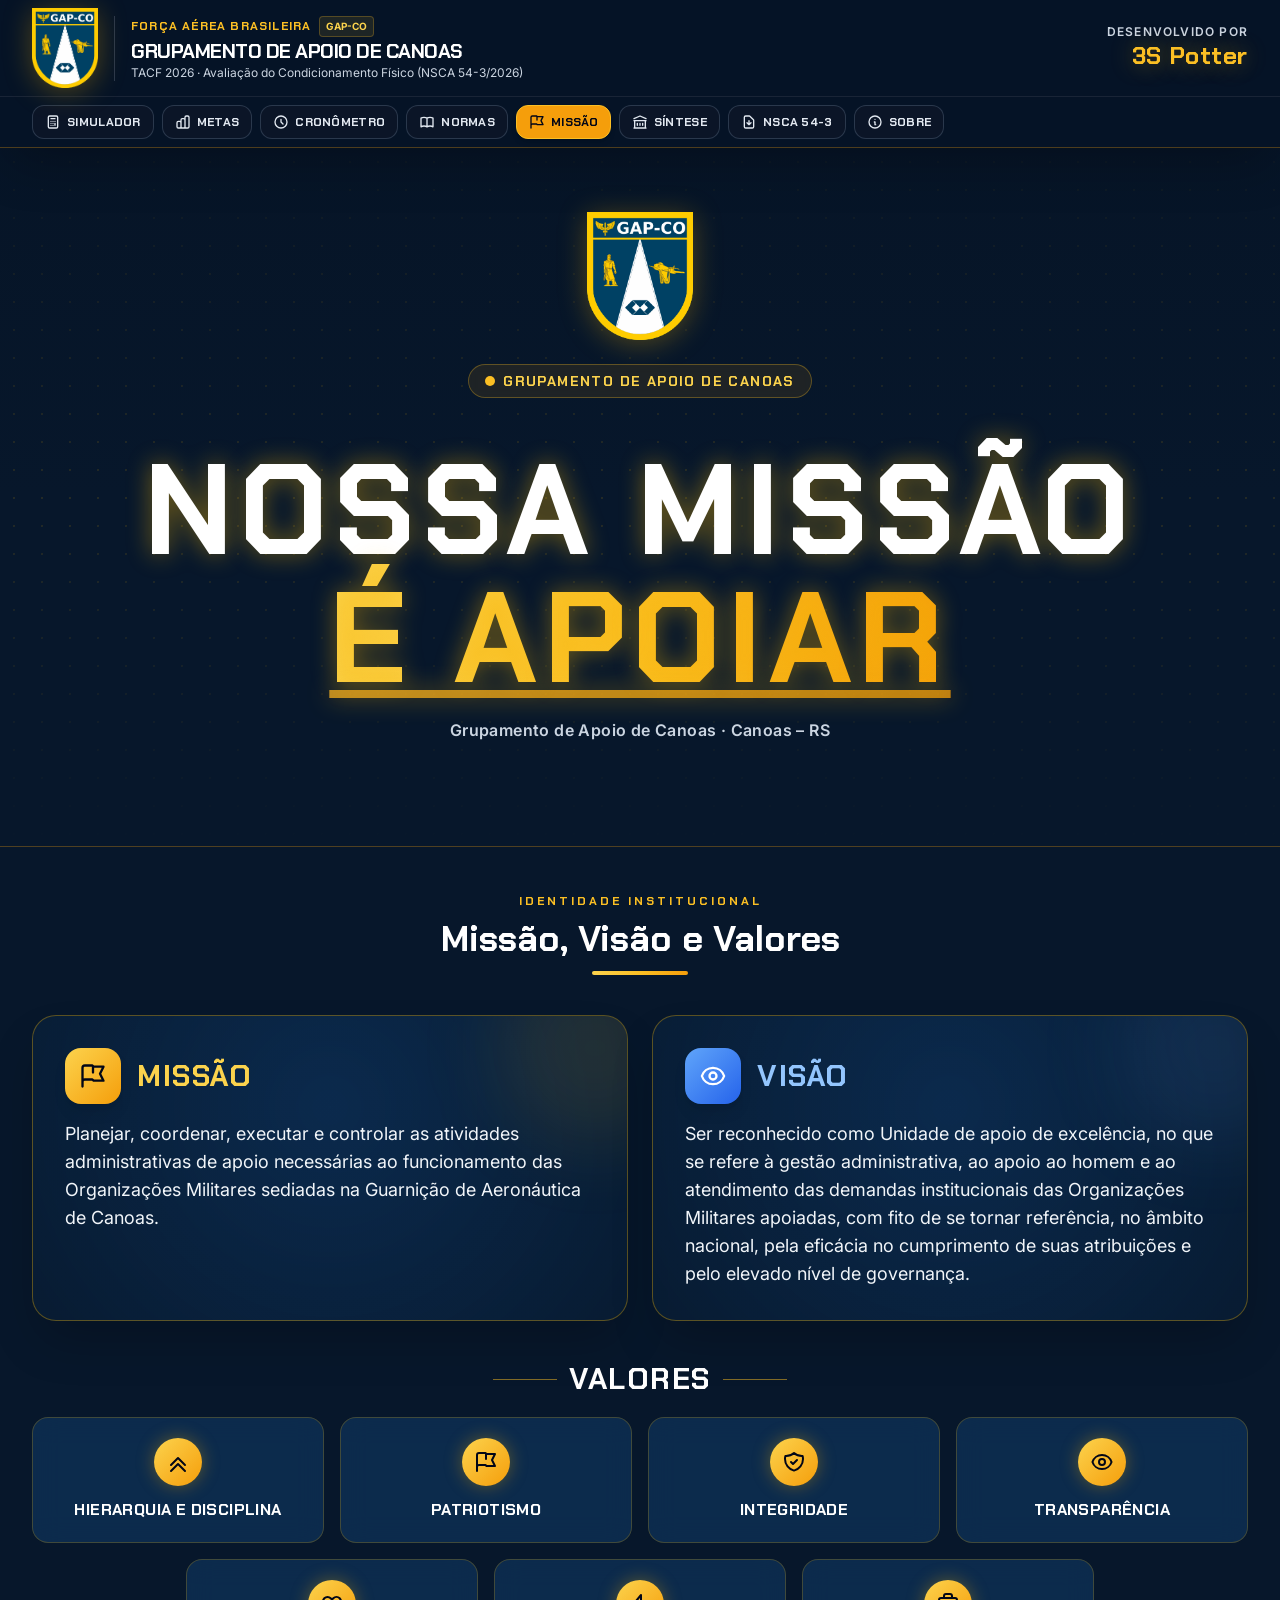
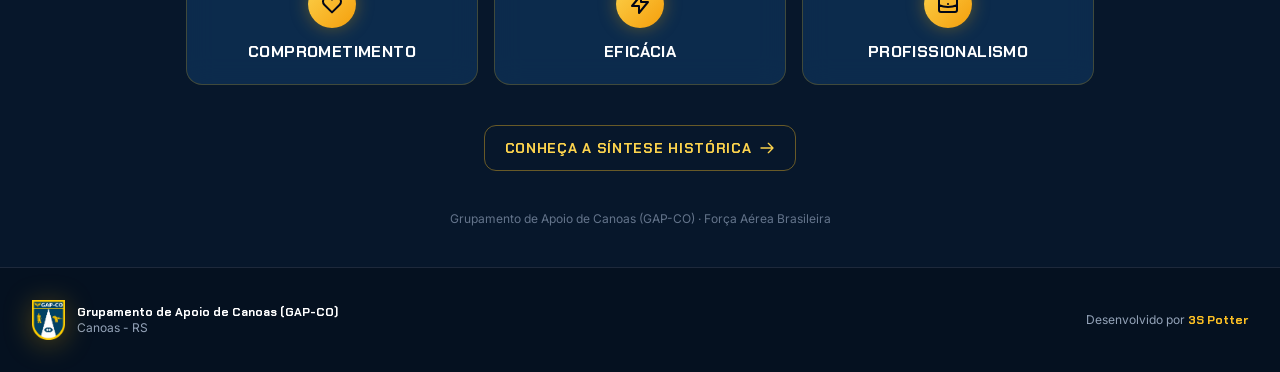
<file: missao.html>
<!DOCTYPE html>
<html lang="pt-BR">
<head>
  <meta charset="UTF-8">
  <meta name="viewport" content="width=device-width, initial-scale=1.0, viewport-fit=cover">
  <meta name="theme-color" content="#061426">
  <meta name="mobile-web-app-capable" content="yes">
  <meta name="apple-mobile-web-app-capable" content="yes">
  <meta name="apple-mobile-web-app-status-bar-style" content="black-translucent">
  <meta name="apple-mobile-web-app-title" content="TACF 2026">
  <meta name="format-detection" content="telephone=no">
  <title>Missão, Visão e Valores · GAP-CO</title>
  <!-- Estilos (Tailwind compilado e embutido: não depende de CDN) -->
  <style id="tailwind">*,:after,:before{--tw-border-spacing-x:0;--tw-border-spacing-y:0;--tw-translate-x:0;--tw-translate-y:0;--tw-rotate:0;--tw-skew-x:0;--tw-skew-y:0;--tw-scale-x:1;--tw-scale-y:1;--tw-pan-x: ;--tw-pan-y: ;--tw-pinch-zoom: ;--tw-scroll-snap-strictness:proximity;--tw-gradient-from-position: ;--tw-gradient-via-position: ;--tw-gradient-to-position: ;--tw-ordinal: ;--tw-slashed-zero: ;--tw-numeric-figure: ;--tw-numeric-spacing: ;--tw-numeric-fraction: ;--tw-ring-inset: ;--tw-ring-offset-width:0px;--tw-ring-offset-color:#fff;--tw-ring-color:rgba(59,130,246,.5);--tw-ring-offset-shadow:0 0 #0000;--tw-ring-shadow:0 0 #0000;--tw-shadow:0 0 #0000;--tw-shadow-colored:0 0 #0000;--tw-blur: ;--tw-brightness: ;--tw-contrast: ;--tw-grayscale: ;--tw-hue-rotate: ;--tw-invert: ;--tw-saturate: ;--tw-sepia: ;--tw-drop-shadow: ;--tw-backdrop-blur: ;--tw-backdrop-brightness: ;--tw-backdrop-contrast: ;--tw-backdrop-grayscale: ;--tw-backdrop-hue-rotate: ;--tw-backdrop-invert: ;--tw-backdrop-opacity: ;--tw-backdrop-saturate: ;--tw-backdrop-sepia: ;--tw-contain-size: ;--tw-contain-layout: ;--tw-contain-paint: ;--tw-contain-style: }::backdrop{--tw-border-spacing-x:0;--tw-border-spacing-y:0;--tw-translate-x:0;--tw-translate-y:0;--tw-rotate:0;--tw-skew-x:0;--tw-skew-y:0;--tw-scale-x:1;--tw-scale-y:1;--tw-pan-x: ;--tw-pan-y: ;--tw-pinch-zoom: ;--tw-scroll-snap-strictness:proximity;--tw-gradient-from-position: ;--tw-gradient-via-position: ;--tw-gradient-to-position: ;--tw-ordinal: ;--tw-slashed-zero: ;--tw-numeric-figure: ;--tw-numeric-spacing: ;--tw-numeric-fraction: ;--tw-ring-inset: ;--tw-ring-offset-width:0px;--tw-ring-offset-color:#fff;--tw-ring-color:rgba(59,130,246,.5);--tw-ring-offset-shadow:0 0 #0000;--tw-ring-shadow:0 0 #0000;--tw-shadow:0 0 #0000;--tw-shadow-colored:0 0 #0000;--tw-blur: ;--tw-brightness: ;--tw-contrast: ;--tw-grayscale: ;--tw-hue-rotate: ;--tw-invert: ;--tw-saturate: ;--tw-sepia: ;--tw-drop-shadow: ;--tw-backdrop-blur: ;--tw-backdrop-brightness: ;--tw-backdrop-contrast: ;--tw-backdrop-grayscale: ;--tw-backdrop-hue-rotate: ;--tw-backdrop-invert: ;--tw-backdrop-opacity: ;--tw-backdrop-saturate: ;--tw-backdrop-sepia: ;--tw-contain-size: ;--tw-contain-layout: ;--tw-contain-paint: ;--tw-contain-style: }/*! tailwindcss v3.4.19 | MIT License | https://tailwindcss.com*/*,:after,:before{box-sizing:border-box;border:0 solid #e5e7eb}:after,:before{--tw-content:""}:host,html{line-height:1.5;-webkit-text-size-adjust:100%;-moz-tab-size:4;-o-tab-size:4;tab-size:4;font-family:Inter,sans-serif;font-feature-settings:normal;font-variation-settings:normal;-webkit-tap-highlight-color:transparent}body{margin:0;line-height:inherit}hr{height:0;color:inherit;border-top-width:1px}abbr:where([title]){-webkit-text-decoration:underline dotted;text-decoration:underline dotted}h1,h2,h3,h4,h5,h6{font-size:inherit;font-weight:inherit}a{color:inherit;text-decoration:inherit}b,strong{font-weight:bolder}code,kbd,pre,samp{font-family:Chakra Petch,monospace;font-feature-settings:normal;font-variation-settings:normal;font-size:1em}small{font-size:80%}sub,sup{font-size:75%;line-height:0;position:relative;vertical-align:baseline}sub{bottom:-.25em}sup{top:-.5em}table{text-indent:0;border-color:inherit;border-collapse:collapse}button,input,optgroup,select,textarea{font-family:inherit;font-feature-settings:inherit;font-variation-settings:inherit;font-size:100%;font-weight:inherit;line-height:inherit;letter-spacing:inherit;color:inherit;margin:0;padding:0}button,select{text-transform:none}button,input:where([type=button]),input:where([type=reset]),input:where([type=submit]){-webkit-appearance:button;background-color:transparent;background-image:none}:-moz-focusring{outline:auto}:-moz-ui-invalid{box-shadow:none}progress{vertical-align:baseline}::-webkit-inner-spin-button,::-webkit-outer-spin-button{height:auto}[type=search]{-webkit-appearance:textfield;outline-offset:-2px}::-webkit-search-decoration{-webkit-appearance:none}::-webkit-file-upload-button{-webkit-appearance:button;font:inherit}summary{display:list-item}blockquote,dd,dl,figure,h1,h2,h3,h4,h5,h6,hr,p,pre{margin:0}fieldset{margin:0}fieldset,legend{padding:0}menu,ol,ul{list-style:none;margin:0;padding:0}dialog{padding:0}textarea{resize:vertical}input::-moz-placeholder,textarea::-moz-placeholder{opacity:1;color:#9ca3af}input::placeholder,textarea::placeholder{opacity:1;color:#9ca3af}[role=button],button{cursor:pointer}:disabled{cursor:default}audio,canvas,embed,iframe,img,object,svg,video{display:block;vertical-align:middle}img,video{max-width:100%;height:auto}[hidden]:where(:not([hidden=until-found])){display:none}.sr-only{position:absolute;width:1px;height:1px;padding:0;margin:-1px;overflow:hidden;clip:rect(0,0,0,0);white-space:nowrap;border-width:0}.visible{visibility:visible}.fixed{position:fixed}.absolute{position:absolute}.relative{position:relative}.inset-0{inset:0}.inset-x-0{left:0;right:0}.-right-16{right:-4rem}.-top-16{top:-4rem}.bottom-0{bottom:0}.left-0{left:0}.top-1\.5{top:.375rem}.z-10{z-index:10}.z-40{z-index:40}.z-50{z-index:50}.col-span-1{grid-column:span 1/span 1}.col-span-2{grid-column:span 2/span 2}.mx-auto{margin-left:auto;margin-right:auto}.my-1{margin-top:.25rem;margin-bottom:.25rem}.my-2{margin-top:.5rem;margin-bottom:.5rem}.mb-1{margin-bottom:.25rem}.mb-10{margin-bottom:2.5rem}.mb-2{margin-bottom:.5rem}.mb-3{margin-bottom:.75rem}.mb-4{margin-bottom:1rem}.mb-5{margin-bottom:1.25rem}.mb-6{margin-bottom:1.5rem}.mr-2{margin-right:.5rem}.mt-0\.5{margin-top:.125rem}.mt-1{margin-top:.25rem}.mt-1\.5{margin-top:.375rem}.mt-16{margin-top:4rem}.mt-2{margin-top:.5rem}.mt-3{margin-top:.75rem}.mt-4{margin-top:1rem}.mt-6{margin-top:1.5rem}.mt-7{margin-top:1.75rem}.block{display:block}.inline-block{display:inline-block}.flex{display:flex}.inline-flex{display:inline-flex}.table{display:table}.grid{display:grid}.hidden{display:none}.aspect-\[3\/4\]{aspect-ratio:3/4}.h-1{height:.25rem}.h-10{height:2.5rem}.h-12{height:3rem}.h-14{height:3.5rem}.h-16{height:4rem}.h-2{height:.5rem}.h-2\.5{height:.625rem}.h-20{height:5rem}.h-24{height:6rem}.h-3{height:.75rem}.h-3\.5{height:.875rem}.h-4{height:1rem}.h-48{height:12rem}.h-5{height:1.25rem}.h-6{height:1.5rem}.h-full{height:100%}.h-px{height:1px}.max-h-44{max-height:11rem}.min-h-screen{min-height:100vh}.w-1\/4{width:25%}.w-10{width:2.5rem}.w-12{width:3rem}.w-2{width:.5rem}.w-2\.5{width:.625rem}.w-20{width:5rem}.w-24{width:6rem}.w-28{width:7rem}.w-3{width:.75rem}.w-3\.5{width:.875rem}.w-4{width:1rem}.w-48{width:12rem}.w-5{width:1.25rem}.w-6{width:1.5rem}.w-\[calc\(50\%-0\.375rem\)\]{width:calc(50% - .375rem)}.w-auto{width:auto}.w-full{width:100%}.min-w-0{min-width:0}.max-w-2xl{max-width:42rem}.max-w-3xl{max-width:48rem}.max-w-4xl{max-width:56rem}.max-w-6xl{max-width:72rem}.max-w-7xl{max-width:80rem}.max-w-md{max-width:28rem}.max-w-sm{max-width:24rem}.flex-shrink-0,.shrink-0{flex-shrink:0}.flex-grow{flex-grow:1}.transform{transform:translate(var(--tw-translate-x),var(--tw-translate-y)) rotate(var(--tw-rotate)) skewX(var(--tw-skew-x)) skewY(var(--tw-skew-y)) scaleX(var(--tw-scale-x)) scaleY(var(--tw-scale-y))}@keyframes ping{75%,to{transform:scale(2);opacity:0}}.animate-ping{animation:ping 1s cubic-bezier(0,0,.2,1) infinite}.cursor-pointer{cursor:pointer}.scroll-mt-24{scroll-margin-top:6rem}.scroll-mt-28{scroll-margin-top:7rem}.list-disc{list-style-type:disc}.grid-cols-1{grid-template-columns:repeat(1,minmax(0,1fr))}.grid-cols-2{grid-template-columns:repeat(2,minmax(0,1fr))}.grid-cols-4{grid-template-columns:repeat(4,minmax(0,1fr))}.grid-cols-5{grid-template-columns:repeat(5,minmax(0,1fr))}.flex-col{flex-direction:column}.flex-wrap{flex-wrap:wrap}.items-start{align-items:flex-start}.items-end{align-items:flex-end}.items-center{align-items:center}.items-baseline{align-items:baseline}.items-stretch{align-items:stretch}.justify-center{justify-content:center}.justify-between{justify-content:space-between}.gap-0\.5{gap:.125rem}.gap-1{gap:.25rem}.gap-1\.5{gap:.375rem}.gap-12{gap:3rem}.gap-2{gap:.5rem}.gap-3{gap:.75rem}.gap-4{gap:1rem}.gap-5{gap:1.25rem}.gap-8{gap:2rem}.gap-x-3{-moz-column-gap:.75rem;column-gap:.75rem}.gap-x-6{-moz-column-gap:1.5rem;column-gap:1.5rem}.gap-y-1{row-gap:.25rem}.gap-y-2{row-gap:.5rem}.space-x-1>:not([hidden])~:not([hidden]){--tw-space-x-reverse:0;margin-right:calc(.25rem*var(--tw-space-x-reverse));margin-left:calc(.25rem*(1 - var(--tw-space-x-reverse)))}.space-x-2>:not([hidden])~:not([hidden]){--tw-space-x-reverse:0;margin-right:calc(.5rem*var(--tw-space-x-reverse));margin-left:calc(.5rem*(1 - var(--tw-space-x-reverse)))}.space-x-3>:not([hidden])~:not([hidden]){--tw-space-x-reverse:0;margin-right:calc(.75rem*var(--tw-space-x-reverse));margin-left:calc(.75rem*(1 - var(--tw-space-x-reverse)))}.space-y-1>:not([hidden])~:not([hidden]){--tw-space-y-reverse:0;margin-top:calc(.25rem*(1 - var(--tw-space-y-reverse)));margin-bottom:calc(.25rem*var(--tw-space-y-reverse))}.space-y-1\.5>:not([hidden])~:not([hidden]){--tw-space-y-reverse:0;margin-top:calc(.375rem*(1 - var(--tw-space-y-reverse)));margin-bottom:calc(.375rem*var(--tw-space-y-reverse))}.space-y-2>:not([hidden])~:not([hidden]){--tw-space-y-reverse:0;margin-top:calc(.5rem*(1 - var(--tw-space-y-reverse)));margin-bottom:calc(.5rem*var(--tw-space-y-reverse))}.space-y-2\.5>:not([hidden])~:not([hidden]){--tw-space-y-reverse:0;margin-top:calc(.625rem*(1 - var(--tw-space-y-reverse)));margin-bottom:calc(.625rem*var(--tw-space-y-reverse))}.space-y-3>:not([hidden])~:not([hidden]){--tw-space-y-reverse:0;margin-top:calc(.75rem*(1 - var(--tw-space-y-reverse)));margin-bottom:calc(.75rem*var(--tw-space-y-reverse))}.space-y-4>:not([hidden])~:not([hidden]){--tw-space-y-reverse:0;margin-top:calc(1rem*(1 - var(--tw-space-y-reverse)));margin-bottom:calc(1rem*var(--tw-space-y-reverse))}.space-y-5>:not([hidden])~:not([hidden]){--tw-space-y-reverse:0;margin-top:calc(1.25rem*(1 - var(--tw-space-y-reverse)));margin-bottom:calc(1.25rem*var(--tw-space-y-reverse))}.space-y-6>:not([hidden])~:not([hidden]){--tw-space-y-reverse:0;margin-top:calc(1.5rem*(1 - var(--tw-space-y-reverse)));margin-bottom:calc(1.5rem*var(--tw-space-y-reverse))}.space-y-8>:not([hidden])~:not([hidden]){--tw-space-y-reverse:0;margin-top:calc(2rem*(1 - var(--tw-space-y-reverse)));margin-bottom:calc(2rem*var(--tw-space-y-reverse))}.divide-y>:not([hidden])~:not([hidden]){--tw-divide-y-reverse:0;border-top-width:calc(1px*(1 - var(--tw-divide-y-reverse)));border-bottom-width:calc(1px*var(--tw-divide-y-reverse))}.divide-slate-800>:not([hidden])~:not([hidden]){--tw-divide-opacity:1;border-color:rgb(30 41 59/var(--tw-divide-opacity,1))}.self-start{align-self:flex-start}.overflow-hidden{overflow:hidden}.overflow-x-auto{overflow-x:auto}.overflow-y-auto{overflow-y:auto}.truncate{overflow:hidden;text-overflow:ellipsis}.truncate,.whitespace-nowrap{white-space:nowrap}.rounded{border-radius:.25rem}.rounded-2xl{border-radius:1rem}.rounded-3xl{border-radius:1.5rem}.rounded-full{border-radius:9999px}.rounded-lg{border-radius:.5rem}.rounded-md{border-radius:.375rem}.rounded-xl{border-radius:.75rem}.border{border-width:1px}.border-2{border-width:2px}.border-4{border-width:4px}.border-b{border-bottom-width:1px}.border-b-2{border-bottom-width:2px}.border-l{border-left-width:1px}.border-t{border-top-width:1px}.border-amber-400{--tw-border-opacity:1;border-color:rgb(251 191 36/var(--tw-border-opacity,1))}.border-amber-400\/25{border-color:rgba(251,191,36,.25)}.border-amber-400\/30{border-color:rgba(251,191,36,.3)}.border-amber-400\/40{border-color:rgba(251,191,36,.4)}.border-amber-500\/30{border-color:rgba(245,158,11,.3)}.border-amber-500\/40{border-color:rgba(245,158,11,.4)}.border-amber-500\/50{border-color:rgba(245,158,11,.5)}.border-amber-600\/50{border-color:rgba(217,119,6,.5)}.border-black{--tw-border-opacity:1;border-color:rgb(0 0 0/var(--tw-border-opacity,1))}.border-blue-400{--tw-border-opacity:1;border-color:rgb(96 165 250/var(--tw-border-opacity,1))}.border-blue-400\/30{border-color:rgba(96,165,250,.3)}.border-blue-400\/40{border-color:rgba(96,165,250,.4)}.border-emerald-400\/30{border-color:rgba(52,211,153,.3)}.border-emerald-500\/30{border-color:rgba(16,185,129,.3)}.border-emerald-500\/40{border-color:rgba(16,185,129,.4)}.border-pink-400{--tw-border-opacity:1;border-color:rgb(244 114 182/var(--tw-border-opacity,1))}.border-pink-400\/25{border-color:rgba(244,114,182,.25)}.border-rose-400\/30{border-color:rgba(251,113,133,.3)}.border-rose-500\/30{border-color:rgba(244,63,94,.3)}.border-rose-500\/40{border-color:rgba(244,63,94,.4)}.border-slate-500\/30{border-color:rgba(100,116,139,.3)}.border-slate-500\/40{border-color:rgba(100,116,139,.4)}.border-slate-700{--tw-border-opacity:1;border-color:rgb(51 65 85/var(--tw-border-opacity,1))}.border-slate-700\/80{border-color:rgba(51,65,85,.8)}.border-slate-800{--tw-border-opacity:1;border-color:rgb(30 41 59/var(--tw-border-opacity,1))}.border-slate-800\/80{border-color:rgba(30,41,59,.8)}.border-violet-400\/30{border-color:rgba(167,139,250,.3)}.border-yellow-400\/30{border-color:rgba(250,204,21,.3)}.bg-\[\#051120\]{--tw-bg-opacity:1;background-color:rgb(5 17 32/var(--tw-bg-opacity,1))}.bg-\[\#061426\]{--tw-bg-opacity:1;background-color:rgb(6 20 38/var(--tw-bg-opacity,1))}.bg-\[\#061426\]\/95{background-color:rgba(6,20,38,.95)}.bg-amber-400{--tw-bg-opacity:1;background-color:rgb(251 191 36/var(--tw-bg-opacity,1))}.bg-amber-400\/10{background-color:rgba(251,191,36,.1)}.bg-amber-400\/15{background-color:rgba(251,191,36,.15)}.bg-amber-400\/20{background-color:rgba(251,191,36,.2)}.bg-amber-400\/50{background-color:rgba(251,191,36,.5)}.bg-amber-500{--tw-bg-opacity:1;background-color:rgb(245 158 11/var(--tw-bg-opacity,1))}.bg-amber-500\/10{background-color:rgba(245,158,11,.1)}.bg-amber-500\/15{background-color:rgba(245,158,11,.15)}.bg-amber-950\/70{background-color:rgba(69,26,3,.7)}.bg-blue-400{--tw-bg-opacity:1;background-color:rgb(96 165 250/var(--tw-bg-opacity,1))}.bg-blue-400\/10{background-color:rgba(96,165,250,.1)}.bg-blue-500\/15{background-color:rgba(59,130,246,.15)}.bg-blue-500\/20{background-color:rgba(59,130,246,.2)}.bg-blue-600{--tw-bg-opacity:1;background-color:rgb(37 99 235/var(--tw-bg-opacity,1))}.bg-emerald-400{--tw-bg-opacity:1;background-color:rgb(52 211 153/var(--tw-bg-opacity,1))}.bg-emerald-400\/10{background-color:rgba(52,211,153,.1)}.bg-emerald-500{--tw-bg-opacity:1;background-color:rgb(16 185 129/var(--tw-bg-opacity,1))}.bg-emerald-500\/10{background-color:rgba(16,185,129,.1)}.bg-emerald-500\/15{background-color:rgba(16,185,129,.15)}.bg-emerald-500\/20{background-color:rgba(16,185,129,.2)}.bg-gray-100{--tw-bg-opacity:1;background-color:rgb(243 244 246/var(--tw-bg-opacity,1))}.bg-gray-200{--tw-bg-opacity:1;background-color:rgb(229 231 235/var(--tw-bg-opacity,1))}.bg-pink-500\/10{background-color:rgba(236,72,153,.1)}.bg-pink-600{--tw-bg-opacity:1;background-color:rgb(219 39 119/var(--tw-bg-opacity,1))}.bg-rose-500\/15{background-color:rgba(244,63,94,.15)}.bg-rose-500\/20{background-color:rgba(244,63,94,.2)}.bg-slate-400{--tw-bg-opacity:1;background-color:rgb(148 163 184/var(--tw-bg-opacity,1))}.bg-slate-500\/15{background-color:rgba(100,116,139,.15)}.bg-slate-500\/20{background-color:rgba(100,116,139,.2)}.bg-slate-800{--tw-bg-opacity:1;background-color:rgb(30 41 59/var(--tw-bg-opacity,1))}.bg-slate-900{--tw-bg-opacity:1;background-color:rgb(15 23 42/var(--tw-bg-opacity,1))}.bg-slate-900\/70{background-color:rgba(15,23,42,.7)}.bg-slate-900\/80{background-color:rgba(15,23,42,.8)}.bg-slate-900\/90{background-color:rgba(15,23,42,.9)}.bg-slate-950{--tw-bg-opacity:1;background-color:rgb(2 6 23/var(--tw-bg-opacity,1))}.bg-slate-950\/40{background-color:rgba(2,6,23,.4)}.bg-slate-950\/60{background-color:rgba(2,6,23,.6)}.bg-slate-950\/70{background-color:rgba(2,6,23,.7)}.bg-slate-950\/80{background-color:rgba(2,6,23,.8)}.bg-slate-950\/90{background-color:rgba(2,6,23,.9)}.bg-violet-400{--tw-bg-opacity:1;background-color:rgb(167 139 250/var(--tw-bg-opacity,1))}.bg-violet-400\/10{background-color:rgba(167,139,250,.1)}.bg-violet-500\/15{background-color:rgba(139,92,246,.15)}.bg-white{--tw-bg-opacity:1;background-color:rgb(255 255 255/var(--tw-bg-opacity,1))}.bg-yellow-500\/20{background-color:rgba(234,179,8,.2)}.bg-gradient-to-b{background-image:linear-gradient(to bottom,var(--tw-gradient-stops))}.bg-gradient-to-br{background-image:linear-gradient(to bottom right,var(--tw-gradient-stops))}.bg-gradient-to-r{background-image:linear-gradient(to right,var(--tw-gradient-stops))}.from-\[\#061426\]\/80{--tw-gradient-from:rgba(6,20,38,.8) var(--tw-gradient-from-position);--tw-gradient-to:rgba(6,20,38,0) var(--tw-gradient-to-position);--tw-gradient-stops:var(--tw-gradient-from),var(--tw-gradient-to)}.from-amber-300{--tw-gradient-from:#fcd34d var(--tw-gradient-from-position);--tw-gradient-to:rgba(252,211,77,0) var(--tw-gradient-to-position);--tw-gradient-stops:var(--tw-gradient-from),var(--tw-gradient-to)}.from-amber-400{--tw-gradient-from:#fbbf24 var(--tw-gradient-from-position);--tw-gradient-to:rgba(251,191,36,0) var(--tw-gradient-to-position);--tw-gradient-stops:var(--tw-gradient-from),var(--tw-gradient-to)}.from-blue-400{--tw-gradient-from:#60a5fa var(--tw-gradient-from-position);--tw-gradient-to:rgba(96,165,250,0) var(--tw-gradient-to-position);--tw-gradient-stops:var(--tw-gradient-from),var(--tw-gradient-to)}.via-amber-400{--tw-gradient-to:rgba(251,191,36,0) var(--tw-gradient-to-position);--tw-gradient-stops:var(--tw-gradient-from),#fbbf24 var(--tw-gradient-via-position),var(--tw-gradient-to)}.via-amber-500{--tw-gradient-to:rgba(245,158,11,0) var(--tw-gradient-to-position);--tw-gradient-stops:var(--tw-gradient-from),#f59e0b var(--tw-gradient-via-position),var(--tw-gradient-to)}.via-blue-400{--tw-gradient-to:rgba(96,165,250,0) var(--tw-gradient-to-position);--tw-gradient-stops:var(--tw-gradient-from),#60a5fa var(--tw-gradient-via-position),var(--tw-gradient-to)}.via-transparent{--tw-gradient-to:transparent var(--tw-gradient-to-position);--tw-gradient-stops:var(--tw-gradient-from),transparent var(--tw-gradient-via-position),var(--tw-gradient-to)}.to-\[\#07172b\]{--tw-gradient-to:#07172b var(--tw-gradient-to-position)}.to-amber-400{--tw-gradient-to:#fbbf24 var(--tw-gradient-to-position)}.to-amber-500{--tw-gradient-to:#f59e0b var(--tw-gradient-to-position)}.to-blue-600{--tw-gradient-to:#2563eb var(--tw-gradient-to-position)}.to-emerald-400{--tw-gradient-to:#34d399 var(--tw-gradient-to-position)}.bg-clip-text{-webkit-background-clip:text;background-clip:text}.object-contain{-o-object-fit:contain;object-fit:contain}.p-0\.5{padding:.125rem}.p-1{padding:.25rem}.p-10{padding:2.5rem}.p-2{padding:.5rem}.p-3{padding:.75rem}.p-3\.5{padding:.875rem}.p-4{padding:1rem}.p-5{padding:1.25rem}.p-6{padding:1.5rem}.px-1{padding-left:.25rem;padding-right:.25rem}.px-1\.5{padding-left:.375rem;padding-right:.375rem}.px-2{padding-left:.5rem;padding-right:.5rem}.px-2\.5{padding-left:.625rem;padding-right:.625rem}.px-3{padding-left:.75rem;padding-right:.75rem}.px-3\.5{padding-left:.875rem;padding-right:.875rem}.px-4{padding-left:1rem;padding-right:1rem}.px-5{padding-left:1.25rem;padding-right:1.25rem}.px-6{padding-left:1.5rem;padding-right:1.5rem}.py-0\.5{padding-top:.125rem;padding-bottom:.125rem}.py-1{padding-top:.25rem;padding-bottom:.25rem}.py-1\.5{padding-top:.375rem;padding-bottom:.375rem}.py-2{padding-top:.5rem;padding-bottom:.5rem}.py-2\.5{padding-top:.625rem;padding-bottom:.625rem}.py-3{padding-top:.75rem;padding-bottom:.75rem}.py-3\.5{padding-top:.875rem;padding-bottom:.875rem}.py-4{padding-top:1rem;padding-bottom:1rem}.py-6{padding-top:1.5rem;padding-bottom:1.5rem}.py-8{padding-top:2rem;padding-bottom:2rem}.pb-1{padding-bottom:.25rem}.pb-10{padding-bottom:2.5rem}.pb-2{padding-bottom:.5rem}.pb-3{padding-bottom:.75rem}.pb-4{padding-bottom:1rem}.pl-3{padding-left:.75rem}.pl-4{padding-left:1rem}.pl-8{padding-left:2rem}.pt-1{padding-top:.25rem}.pt-2{padding-top:.5rem}.pt-2\.5{padding-top:.625rem}.pt-4{padding-top:1rem}.pt-8{padding-top:2rem}.pt-\[env\(safe-area-inset-top\)\]{padding-top:env(safe-area-inset-top)}.text-left{text-align:left}.text-center{text-align:center}.text-right{text-align:right}.font-militar{font-family:Chakra Petch,sans-serif}.font-mono{font-family:Chakra Petch,monospace}.font-sans{font-family:Inter,sans-serif}.text-2xl{font-size:1.5rem;line-height:2rem}.text-3xl{font-size:1.875rem;line-height:2.25rem}.text-5xl{font-size:3rem;line-height:1}.text-\[10px\]{font-size:10px}.text-\[11px\]{font-size:11px}.text-\[13px\]{font-size:13px}.text-\[2\.6rem\]{font-size:2.6rem}.text-\[3\.4rem\]{font-size:3.4rem}.text-\[9px\]{font-size:9px}.text-base{font-size:1rem;line-height:1.5rem}.text-lg{font-size:1.125rem;line-height:1.75rem}.text-sm{font-size:.875rem;line-height:1.25rem}.text-xl{font-size:1.25rem;line-height:1.75rem}.text-xs{font-size:.75rem;line-height:1rem}.font-black{font-weight:900}.font-bold{font-weight:700}.font-extrabold{font-weight:800}.font-medium{font-weight:500}.font-semibold{font-weight:600}.uppercase{text-transform:uppercase}.italic{font-style:italic}.leading-none{line-height:1}.leading-relaxed{line-height:1.625}.leading-snug{line-height:1.375}.leading-tight{line-height:1.25}.tracking-\[0\.25em\]{letter-spacing:.25em}.tracking-tight{letter-spacing:-.025em}.tracking-wide{letter-spacing:.025em}.tracking-wider{letter-spacing:.05em}.tracking-widest{letter-spacing:.1em}.text-amber-100{--tw-text-opacity:1;color:rgb(254 243 199/var(--tw-text-opacity,1))}.text-amber-200{--tw-text-opacity:1;color:rgb(253 230 138/var(--tw-text-opacity,1))}.text-amber-300{--tw-text-opacity:1;color:rgb(252 211 77/var(--tw-text-opacity,1))}.text-amber-300\/90{color:rgba(252,211,77,.9)}.text-amber-400{--tw-text-opacity:1;color:rgb(251 191 36/var(--tw-text-opacity,1))}.text-black{--tw-text-opacity:1;color:rgb(0 0 0/var(--tw-text-opacity,1))}.text-blue-200{--tw-text-opacity:1;color:rgb(191 219 254/var(--tw-text-opacity,1))}.text-blue-300{--tw-text-opacity:1;color:rgb(147 197 253/var(--tw-text-opacity,1))}.text-blue-400{--tw-text-opacity:1;color:rgb(96 165 250/var(--tw-text-opacity,1))}.text-emerald-300{--tw-text-opacity:1;color:rgb(110 231 183/var(--tw-text-opacity,1))}.text-emerald-400{--tw-text-opacity:1;color:rgb(52 211 153/var(--tw-text-opacity,1))}.text-pink-300{--tw-text-opacity:1;color:rgb(249 168 212/var(--tw-text-opacity,1))}.text-rose-200{--tw-text-opacity:1;color:rgb(254 205 211/var(--tw-text-opacity,1))}.text-rose-300{--tw-text-opacity:1;color:rgb(253 164 175/var(--tw-text-opacity,1))}.text-rose-400{--tw-text-opacity:1;color:rgb(251 113 133/var(--tw-text-opacity,1))}.text-slate-100{--tw-text-opacity:1;color:rgb(241 245 249/var(--tw-text-opacity,1))}.text-slate-200{--tw-text-opacity:1;color:rgb(226 232 240/var(--tw-text-opacity,1))}.text-slate-300{--tw-text-opacity:1;color:rgb(203 213 225/var(--tw-text-opacity,1))}.text-slate-400{--tw-text-opacity:1;color:rgb(148 163 184/var(--tw-text-opacity,1))}.text-slate-500{--tw-text-opacity:1;color:rgb(100 116 139/var(--tw-text-opacity,1))}.text-slate-900{--tw-text-opacity:1;color:rgb(15 23 42/var(--tw-text-opacity,1))}.text-slate-950{--tw-text-opacity:1;color:rgb(2 6 23/var(--tw-text-opacity,1))}.text-transparent{color:transparent}.text-violet-300{--tw-text-opacity:1;color:rgb(196 181 253/var(--tw-text-opacity,1))}.text-white{--tw-text-opacity:1;color:rgb(255 255 255/var(--tw-text-opacity,1))}.text-yellow-300{--tw-text-opacity:1;color:rgb(253 224 71/var(--tw-text-opacity,1))}.text-yellow-400{--tw-text-opacity:1;color:rgb(250 204 21/var(--tw-text-opacity,1))}.underline{text-decoration-line:underline}.decoration-amber-500\/50{text-decoration-color:rgba(245,158,11,.5)}.decoration-4{text-decoration-thickness:4px}.underline-offset-8{text-underline-offset:8px}.antialiased{-webkit-font-smoothing:antialiased;-moz-osx-font-smoothing:grayscale}.accent-amber-400{accent-color:#fbbf24}.accent-blue-400{accent-color:#60a5fa}.accent-emerald-400{accent-color:#34d399}.accent-pink-400{accent-color:#f472b6}.accent-violet-400{accent-color:#a78bfa}.opacity-40{opacity:.4}.opacity-50{opacity:.5}.opacity-60{opacity:.6}.shadow-2xl{--tw-shadow:0 25px 50px -12px rgba(0,0,0,.25);--tw-shadow-colored:0 25px 50px -12px var(--tw-shadow-color)}.shadow-2xl,.shadow-\[0_0_14px_rgba\(244\2c 180\2c 0\2c 0\.35\)\]{box-shadow:var(--tw-ring-offset-shadow,0 0 #0000),var(--tw-ring-shadow,0 0 #0000),var(--tw-shadow)}.shadow-\[0_0_14px_rgba\(244\2c 180\2c 0\2c 0\.35\)\]{--tw-shadow:0 0 14px rgba(244,180,0,.35);--tw-shadow-colored:0 0 14px var(--tw-shadow-color)}.shadow-\[0_0_18px_rgba\(244\2c 180\2c 0\2c 0\.35\)\]{--tw-shadow:0 0 18px rgba(244,180,0,.35);--tw-shadow-colored:0 0 18px var(--tw-shadow-color);box-shadow:var(--tw-ring-offset-shadow,0 0 #0000),var(--tw-ring-shadow,0 0 #0000),var(--tw-shadow)}.shadow-\[0_0_20px_rgba\(244\2c 180\2c 0\2c 0\.35\)\]{--tw-shadow:0 0 20px rgba(244,180,0,.35);--tw-shadow-colored:0 0 20px var(--tw-shadow-color)}.shadow-\[0_0_20px_rgba\(244\2c 180\2c 0\2c 0\.35\)\],.shadow-inner{box-shadow:var(--tw-ring-offset-shadow,0 0 #0000),var(--tw-ring-shadow,0 0 #0000),var(--tw-shadow)}.shadow-inner{--tw-shadow:inset 0 2px 4px 0 rgba(0,0,0,.05);--tw-shadow-colored:inset 0 2px 4px 0 var(--tw-shadow-color)}.shadow-lg{--tw-shadow:0 10px 15px -3px rgba(0,0,0,.1),0 4px 6px -4px rgba(0,0,0,.1);--tw-shadow-colored:0 10px 15px -3px var(--tw-shadow-color),0 4px 6px -4px var(--tw-shadow-color)}.shadow-lg,.shadow-md{box-shadow:var(--tw-ring-offset-shadow,0 0 #0000),var(--tw-ring-shadow,0 0 #0000),var(--tw-shadow)}.shadow-md{--tw-shadow:0 4px 6px -1px rgba(0,0,0,.1),0 2px 4px -2px rgba(0,0,0,.1);--tw-shadow-colored:0 4px 6px -1px var(--tw-shadow-color),0 2px 4px -2px var(--tw-shadow-color)}.shadow-emerald-500\/20{--tw-shadow-color:rgba(16,185,129,.2);--tw-shadow:var(--tw-shadow-colored)}.ring-4{--tw-ring-offset-shadow:var(--tw-ring-inset) 0 0 0 var(--tw-ring-offset-width) var(--tw-ring-offset-color);--tw-ring-shadow:var(--tw-ring-inset) 0 0 0 calc(4px + var(--tw-ring-offset-width)) var(--tw-ring-color);box-shadow:var(--tw-ring-offset-shadow),var(--tw-ring-shadow),var(--tw-shadow,0 0 #0000)}.ring-\[\#07172b\]{--tw-ring-opacity:1;--tw-ring-color:rgb(7 23 43/var(--tw-ring-opacity,1))}.blur{--tw-blur:blur(8px)}.blur,.blur-2xl{filter:var(--tw-blur) var(--tw-brightness) var(--tw-contrast) var(--tw-grayscale) var(--tw-hue-rotate) var(--tw-invert) var(--tw-saturate) var(--tw-sepia) var(--tw-drop-shadow)}.blur-2xl{--tw-blur:blur(40px)}.drop-shadow{--tw-drop-shadow:drop-shadow(0 1px 2px rgba(0,0,0,.1)) drop-shadow(0 1px 1px rgba(0,0,0,.06))}.drop-shadow,.drop-shadow-\[0_0_20px_rgba\(244\2c 180\2c 0\2c 0\.3\)\]{filter:var(--tw-blur) var(--tw-brightness) var(--tw-contrast) var(--tw-grayscale) var(--tw-hue-rotate) var(--tw-invert) var(--tw-saturate) var(--tw-sepia) var(--tw-drop-shadow)}.drop-shadow-\[0_0_20px_rgba\(244\2c 180\2c 0\2c 0\.3\)\]{--tw-drop-shadow:drop-shadow(0 0 20px rgba(244,180,0,.3))}.filter{filter:var(--tw-blur) var(--tw-brightness) var(--tw-contrast) var(--tw-grayscale) var(--tw-hue-rotate) var(--tw-invert) var(--tw-saturate) var(--tw-sepia) var(--tw-drop-shadow)}.backdrop-blur-md{--tw-backdrop-blur:blur(12px)}.backdrop-blur-md,.backdrop-blur-sm{-webkit-backdrop-filter:var(--tw-backdrop-blur) var(--tw-backdrop-brightness) var(--tw-backdrop-contrast) var(--tw-backdrop-grayscale) var(--tw-backdrop-hue-rotate) var(--tw-backdrop-invert) var(--tw-backdrop-opacity) var(--tw-backdrop-saturate) var(--tw-backdrop-sepia);backdrop-filter:var(--tw-backdrop-blur) var(--tw-backdrop-brightness) var(--tw-backdrop-contrast) var(--tw-backdrop-grayscale) var(--tw-backdrop-hue-rotate) var(--tw-backdrop-invert) var(--tw-backdrop-opacity) var(--tw-backdrop-saturate) var(--tw-backdrop-sepia)}.backdrop-blur-sm{--tw-backdrop-blur:blur(4px)}.backdrop-filter{-webkit-backdrop-filter:var(--tw-backdrop-blur) var(--tw-backdrop-brightness) var(--tw-backdrop-contrast) var(--tw-backdrop-grayscale) var(--tw-backdrop-hue-rotate) var(--tw-backdrop-invert) var(--tw-backdrop-opacity) var(--tw-backdrop-saturate) var(--tw-backdrop-sepia);backdrop-filter:var(--tw-backdrop-blur) var(--tw-backdrop-brightness) var(--tw-backdrop-contrast) var(--tw-backdrop-grayscale) var(--tw-backdrop-hue-rotate) var(--tw-backdrop-invert) var(--tw-backdrop-opacity) var(--tw-backdrop-saturate) var(--tw-backdrop-sepia)}.transition{transition-property:color,background-color,border-color,text-decoration-color,fill,stroke,opacity,box-shadow,transform,filter,-webkit-backdrop-filter;transition-property:color,background-color,border-color,text-decoration-color,fill,stroke,opacity,box-shadow,transform,filter,backdrop-filter;transition-property:color,background-color,border-color,text-decoration-color,fill,stroke,opacity,box-shadow,transform,filter,backdrop-filter,-webkit-backdrop-filter;transition-timing-function:cubic-bezier(.4,0,.2,1);transition-duration:.15s}.transition-all{transition-property:all;transition-timing-function:cubic-bezier(.4,0,.2,1);transition-duration:.15s}.transition-colors{transition-property:color,background-color,border-color,text-decoration-color,fill,stroke;transition-timing-function:cubic-bezier(.4,0,.2,1);transition-duration:.15s}.transition-transform{transition-property:transform;transition-timing-function:cubic-bezier(.4,0,.2,1);transition-duration:.15s}.duration-300{transition-duration:.3s}.ease-out{transition-timing-function:cubic-bezier(0,0,.2,1)}.selection\:bg-amber-400 ::-moz-selection{--tw-bg-opacity:1;background-color:rgb(251 191 36/var(--tw-bg-opacity,1))}.selection\:bg-amber-400 ::selection{--tw-bg-opacity:1;background-color:rgb(251 191 36/var(--tw-bg-opacity,1))}.selection\:text-slate-950 ::-moz-selection{--tw-text-opacity:1;color:rgb(2 6 23/var(--tw-text-opacity,1))}.selection\:text-slate-950 ::selection{--tw-text-opacity:1;color:rgb(2 6 23/var(--tw-text-opacity,1))}.selection\:bg-amber-400::-moz-selection{--tw-bg-opacity:1;background-color:rgb(251 191 36/var(--tw-bg-opacity,1))}.selection\:bg-amber-400::selection{--tw-bg-opacity:1;background-color:rgb(251 191 36/var(--tw-bg-opacity,1))}.selection\:text-slate-950::-moz-selection{--tw-text-opacity:1;color:rgb(2 6 23/var(--tw-text-opacity,1))}.selection\:text-slate-950::selection{--tw-text-opacity:1;color:rgb(2 6 23/var(--tw-text-opacity,1))}.before\:absolute:before{content:var(--tw-content);position:absolute}.before\:bottom-2:before{content:var(--tw-content);bottom:.5rem}.before\:left-\[9px\]:before{content:var(--tw-content);left:9px}.before\:top-2:before{content:var(--tw-content);top:.5rem}.before\:w-0\.5:before{content:var(--tw-content);width:.125rem}.before\:bg-gradient-to-b:before{content:var(--tw-content);background-image:linear-gradient(to bottom,var(--tw-gradient-stops))}.before\:from-amber-400:before{content:var(--tw-content);--tw-gradient-from:#fbbf24 var(--tw-gradient-from-position);--tw-gradient-to:rgba(251,191,36,0) var(--tw-gradient-to-position);--tw-gradient-stops:var(--tw-gradient-from),var(--tw-gradient-to)}.before\:via-amber-400\/40:before{content:var(--tw-content);--tw-gradient-to:rgba(251,191,36,0) var(--tw-gradient-to-position);--tw-gradient-stops:var(--tw-gradient-from),rgba(251,191,36,.4) var(--tw-gradient-via-position),var(--tw-gradient-to)}.before\:to-blue-400\/60:before{content:var(--tw-content);--tw-gradient-to:rgba(96,165,250,.6) var(--tw-gradient-to-position)}.hover\:-translate-y-0\.5:hover{--tw-translate-y:-0.125rem}.hover\:-translate-y-0\.5:hover,.hover\:-translate-y-1:hover{transform:translate(var(--tw-translate-x),var(--tw-translate-y)) rotate(var(--tw-rotate)) skewX(var(--tw-skew-x)) skewY(var(--tw-skew-y)) scaleX(var(--tw-scale-x)) scaleY(var(--tw-scale-y))}.hover\:-translate-y-1:hover{--tw-translate-y:-0.25rem}.hover\:scale-105:hover{--tw-scale-x:1.05;--tw-scale-y:1.05;transform:translate(var(--tw-translate-x),var(--tw-translate-y)) rotate(var(--tw-rotate)) skewX(var(--tw-skew-x)) skewY(var(--tw-skew-y)) scaleX(var(--tw-scale-x)) scaleY(var(--tw-scale-y))}.hover\:border-amber-400\/50:hover{border-color:rgba(251,191,36,.5)}.hover\:border-amber-400\/60:hover{border-color:rgba(251,191,36,.6)}.hover\:border-amber-400\/70:hover{border-color:rgba(251,191,36,.7)}.hover\:bg-amber-300:hover{--tw-bg-opacity:1;background-color:rgb(252 211 77/var(--tw-bg-opacity,1))}.hover\:bg-amber-400:hover{--tw-bg-opacity:1;background-color:rgb(251 191 36/var(--tw-bg-opacity,1))}.hover\:bg-amber-400\/10:hover{background-color:rgba(251,191,36,.1)}.hover\:bg-amber-900\/80:hover{background-color:rgba(120,53,15,.8)}.hover\:bg-emerald-300:hover{--tw-bg-opacity:1;background-color:rgb(110 231 183/var(--tw-bg-opacity,1))}.hover\:bg-slate-700:hover{--tw-bg-opacity:1;background-color:rgb(51 65 85/var(--tw-bg-opacity,1))}.hover\:bg-slate-800:hover{--tw-bg-opacity:1;background-color:rgb(30 41 59/var(--tw-bg-opacity,1))}.hover\:bg-slate-800\/40:hover{background-color:rgba(30,41,59,.4)}.hover\:from-amber-300:hover{--tw-gradient-from:#fcd34d var(--tw-gradient-from-position);--tw-gradient-to:rgba(252,211,77,0) var(--tw-gradient-to-position);--tw-gradient-stops:var(--tw-gradient-from),var(--tw-gradient-to)}.hover\:to-amber-400:hover{--tw-gradient-to:#fbbf24 var(--tw-gradient-to-position)}.hover\:text-amber-200:hover{--tw-text-opacity:1;color:rgb(253 230 138/var(--tw-text-opacity,1))}.hover\:text-amber-300:hover{--tw-text-opacity:1;color:rgb(252 211 77/var(--tw-text-opacity,1))}.hover\:text-emerald-300:hover{--tw-text-opacity:1;color:rgb(110 231 183/var(--tw-text-opacity,1))}.hover\:text-white:hover{--tw-text-opacity:1;color:rgb(255 255 255/var(--tw-text-opacity,1))}.hover\:brightness-110:hover{--tw-brightness:brightness(1.1);filter:var(--tw-blur) var(--tw-brightness) var(--tw-contrast) var(--tw-grayscale) var(--tw-hue-rotate) var(--tw-invert) var(--tw-saturate) var(--tw-sepia) var(--tw-drop-shadow)}.focus\:border-amber-400:focus{--tw-border-opacity:1;border-color:rgb(251 191 36/var(--tw-border-opacity,1))}.focus\:border-blue-400:focus{--tw-border-opacity:1;border-color:rgb(96 165 250/var(--tw-border-opacity,1))}.focus\:border-emerald-400:focus{--tw-border-opacity:1;border-color:rgb(52 211 153/var(--tw-border-opacity,1))}.focus\:border-violet-400:focus{--tw-border-opacity:1;border-color:rgb(167 139 250/var(--tw-border-opacity,1))}.focus\:outline-none:focus{outline:2px solid transparent;outline-offset:2px}.disabled\:cursor-not-allowed:disabled{cursor:not-allowed}.disabled\:opacity-40:disabled{opacity:.4}@media (min-width:360px){.min-\[360px\]\:text-\[10px\]{font-size:10px}}@media (min-width:380px){.min-\[380px\]\:text-5xl{font-size:3rem;line-height:1}.min-\[380px\]\:text-6xl{font-size:3.75rem;line-height:1}.min-\[380px\]\:text-xs{font-size:.75rem;line-height:1rem}}@media (min-width:640px){.sm\:col-span-1{grid-column:span 1/span 1}.sm\:col-span-2{grid-column:span 2/span 2}.sm\:mb-6{margin-bottom:1.5rem}.sm\:mt-8{margin-top:2rem}.sm\:inline{display:inline}.sm\:flex{display:flex}.sm\:inline-flex{display:inline-flex}.sm\:hidden{display:none}.sm\:h-14{height:3.5rem}.sm\:h-20{height:5rem}.sm\:h-24{height:6rem}.sm\:h-28{height:7rem}.sm\:h-32{height:8rem}.sm\:h-7{height:1.75rem}.sm\:w-14{width:3.5rem}.sm\:w-16{width:4rem}.sm\:w-32{width:8rem}.sm\:w-7{width:1.75rem}.sm\:w-\[calc\(33\.333\%-0\.667rem\)\]{width:calc(33.333% - .667rem)}.sm\:w-auto{width:auto}.sm\:max-w-none{max-width:none}.sm\:grid-cols-2{grid-template-columns:repeat(2,minmax(0,1fr))}.sm\:grid-cols-3{grid-template-columns:repeat(3,minmax(0,1fr))}.sm\:grid-cols-4{grid-template-columns:repeat(4,minmax(0,1fr))}.sm\:flex-row{flex-direction:row}.sm\:flex-wrap{flex-wrap:wrap}.sm\:items-start{align-items:flex-start}.sm\:items-center{align-items:center}.sm\:gap-1\.5{gap:.375rem}.sm\:gap-2{gap:.5rem}.sm\:gap-4{gap:1rem}.sm\:gap-6{gap:1.5rem}.sm\:gap-7{gap:1.75rem}.sm\:space-x-4>:not([hidden])~:not([hidden]){--tw-space-x-reverse:0;margin-right:calc(1rem*var(--tw-space-x-reverse));margin-left:calc(1rem*(1 - var(--tw-space-x-reverse)))}.sm\:space-y-10>:not([hidden])~:not([hidden]){--tw-space-y-reverse:0;margin-top:calc(2.5rem*(1 - var(--tw-space-y-reverse)));margin-bottom:calc(2.5rem*var(--tw-space-y-reverse))}.sm\:space-y-5>:not([hidden])~:not([hidden]){--tw-space-y-reverse:0;margin-top:calc(1.25rem*(1 - var(--tw-space-y-reverse)));margin-bottom:calc(1.25rem*var(--tw-space-y-reverse))}.sm\:space-y-8>:not([hidden])~:not([hidden]){--tw-space-y-reverse:0;margin-top:calc(2rem*(1 - var(--tw-space-y-reverse)));margin-bottom:calc(2rem*var(--tw-space-y-reverse))}.sm\:self-auto{align-self:auto}.sm\:p-4{padding:1rem}.sm\:p-5{padding:1.25rem}.sm\:p-6{padding:1.5rem}.sm\:p-7{padding:1.75rem}.sm\:p-8{padding:2rem}.sm\:px-3{padding-left:.75rem;padding-right:.75rem}.sm\:px-6{padding-left:1.5rem;padding-right:1.5rem}.sm\:py-10{padding-top:2.5rem;padding-bottom:2.5rem}.sm\:py-6{padding-top:1.5rem;padding-bottom:1.5rem}.sm\:pb-20{padding-bottom:5rem}.sm\:pl-10{padding-left:2.5rem}.sm\:pl-4{padding-left:1rem}.sm\:pt-16{padding-top:4rem}.sm\:text-left{text-align:left}.sm\:text-2xl{font-size:1.5rem;line-height:2rem}.sm\:text-3xl{font-size:1.875rem;line-height:2.25rem}.sm\:text-4xl{font-size:2.25rem;line-height:2.5rem}.sm\:text-6xl{font-size:3.75rem;line-height:1}.sm\:text-7xl{font-size:4.5rem;line-height:1}.sm\:text-8xl{font-size:6rem;line-height:1}.sm\:text-\[11px\]{font-size:11px}.sm\:text-base{font-size:1rem;line-height:1.5rem}.sm\:text-lg{font-size:1.125rem;line-height:1.75rem}.sm\:text-sm{font-size:.875rem;line-height:1.25rem}.sm\:text-xl{font-size:1.25rem;line-height:1.75rem}.sm\:text-xs{font-size:.75rem;line-height:1rem}.sm\:tracking-wide{letter-spacing:.025em}.sm\:tracking-widest{letter-spacing:.1em}.sm\:decoration-8{text-decoration-thickness:8px}}@media (min-width:768px){.md\:mx-0{margin-left:0;margin-right:0}.md\:block{display:block}.md\:hidden{display:none}.md\:grid-cols-2{grid-template-columns:repeat(2,minmax(0,1fr))}.md\:grid-cols-\[auto\2c 1fr\]{grid-template-columns:auto 1fr}.md\:flex-row{flex-direction:row}.md\:items-center{align-items:center}.md\:text-right{text-align:right}.md\:text-8xl{font-size:6rem;line-height:1}}@media (min-width:1024px){.lg\:sticky{position:sticky}.lg\:top-0{top:0}.lg\:top-28{top:7rem}.lg\:col-span-5{grid-column:span 5/span 5}.lg\:col-span-7{grid-column:span 7/span 7}.lg\:hidden{display:none}.lg\:w-\[calc\(25\%-0\.75rem\)\]{width:calc(25% - .75rem)}.lg\:grid-cols-12{grid-template-columns:repeat(12,minmax(0,1fr))}.lg\:px-4{padding-left:1rem;padding-right:1rem}.lg\:px-8{padding-left:2rem;padding-right:2rem}.lg\:pb-8{padding-bottom:2rem}.lg\:text-2xl{font-size:1.5rem;line-height:2rem}.lg\:text-9xl{font-size:8rem;line-height:1}.lg\:text-xs{font-size:.75rem;line-height:1rem}}@media (min-width:1280px){.xl\:flex{display:flex}.xl\:flex-shrink-0{flex-shrink:0}.xl\:items-center{align-items:center}}</style>
  <!-- Google Fonts: Inter e Chakra Petch (Militar/Aeronáutico) -->
  <link rel="preconnect" href="https://fonts.googleapis.com">
  <link rel="preconnect" href="https://fonts.gstatic.com" crossorigin>
  <link href="https://fonts.googleapis.com/css2?family=Chakra+Petch:wght@500;600;700;800;900&family=Inter:wght@300;400;500;600;700;800;900&display=swap" rel="stylesheet">


  <style>
    html { -webkit-text-size-adjust: 100%; text-size-adjust: 100%; scroll-padding-top: 9rem; }
    body {
      overflow-x: hidden;
      background-color: #07172b;
      color: #f8fafc;
      font-family: 'Inter', sans-serif;
    }

    /* Textura de Fundo Sutil de Grade Militar */
    .bg-grid-tactical {
      background-image: radial-gradient(rgba(244, 180, 0, 0.12) 1px, transparent 1px);
      background-size: 28px 28px;
    }

    .glass-panel {
      background: rgba(15, 49, 86, 0.78);
      -webkit-backdrop-filter: blur(14px);
      backdrop-filter: blur(14px);
      border: 1px solid rgba(244, 180, 0, 0.22);
    }

    .glass-hero {
      background: radial-gradient(circle at 50% 30%, rgba(19, 78, 141, 0.35) 0%, rgba(8, 28, 51, 0.88) 100%);
      border: 1px solid rgba(244, 180, 0, 0.35);
    }

    /* Brilho dourado para elementos de honra militar */
    .gold-glow {
      text-shadow: 0 0 25px rgba(244, 180, 0, 0.45);
    }
    .badge-shadow {
      filter: drop-shadow(0 4px 14px rgba(244, 180, 0, 0.3));
    }

    /* ---------- Responsividade (celular, tablet e notebook) ---------- */
    /* Evita o zoom automático do iPhone ao tocar em campos (exige fonte >= 16px) */
    @media (max-width: 1023px) {
      input[type="text"], input[type="number"], select { font-size: 16px !important; }
    }
    /* Controles deslizantes mais fáceis de usar com o dedo */
    input[type="range"] { height: 28px; touch-action: pan-y; }
    button, a, label { -webkit-tap-highlight-color: transparent; touch-action: manipulation; }
    /* Remove setas dos campos numéricos (mais espaço no celular) */
    input[type="number"]::-webkit-outer-spin-button, input[type="number"]::-webkit-inner-spin-button { -webkit-appearance: none; margin: 0; }
    input[type="number"] { -moz-appearance: textfield; appearance: textfield; }
    /* Espaço para a barra fixa de resultado no celular/tablet */
    @media (max-width: 1023px) { body { padding-bottom: calc(76px + env(safe-area-inset-bottom)); } }
    .safe-bottom { padding-bottom: calc(0.6rem + env(safe-area-inset-bottom)); }
    @media (prefers-reduced-motion: reduce) { *, *::before, *::after { animation: none !important; transition: none !important; scroll-behavior: auto !important; } }

    .abas { scrollbar-width: none; -webkit-overflow-scrolling: touch; }
    .abas::-webkit-scrollbar { display: none; }

    /* Entrada suave dos blocos (desligada se o aparelho pedir menos movimento) */
    @keyframes surgir { from { opacity: 0; transform: translateY(14px); } to { opacity: 1; transform: none; } }
    .surgir { animation: surgir .6s ease-out both; }

    /* Otimização Estrita para Impressão da Ficha do TACF */
    @media print {
      body {
        background-color: #ffffff !important;
        color: #000000 !important;
      }
      .no-print {
        display: none !important;
      }
      .print-only {
        display: block !important;
      }
      body { padding-bottom: 0 !important; }
      .glass-panel, .glass-hero {
        background: #ffffff !important;
        color: #000000 !important;
        border: 1px solid #999999 !important;
        box-shadow: none !important;
      }
    }
  </style>
</head>
<body class="min-h-screen flex flex-col antialiased selection:bg-amber-400 selection:text-slate-950">

  <!-- ==================== TOPO & CABEÇALHO COM BRASÃO OFICIAL ==================== -->
  <header class="no-print relative lg:sticky lg:top-0 z-50 pt-[env(safe-area-inset-top)] bg-[#061426]/95 backdrop-blur-md border-b border-amber-500/30 shadow-2xl">
    <div class="max-w-7xl mx-auto px-4 sm:px-6 lg:px-8">
      <div class="flex items-center justify-between gap-2 h-16 sm:h-24">
        
        <!-- Canto Superior Esquerdo: Brasão Oficial GAP-CO e Identificação Militar -->
        <div class="flex items-center space-x-3 sm:space-x-4 min-w-0">
          <!-- Brasão do GAP-CO com imagem e fallback SVG de alta precisão militar -->
          <div class="relative flex-shrink-0 flex items-center justify-center">
            <img 
              src="[data-uri]" 
              alt="Brasão GAP-CO" 
              id="gapco-img-badge"
              class="h-12 sm:h-20 w-auto object-contain badge-shadow transition-transform hover:scale-105 duration-300"
            />
          </div>

          <div class="border-l border-slate-700/80 pl-3 sm:pl-4 min-w-0">
            <div class="flex items-center space-x-2">
              <span class="text-[10px] sm:text-xs font-bold tracking-widest text-amber-400 uppercase font-militar truncate">FORÇA AÉREA BRASILEIRA</span>
              <span class="hidden sm:inline-flex items-center px-1.5 py-0.5 rounded text-[10px] font-bold bg-amber-400/10 text-amber-300 border border-amber-400/25">GAP-CO</span>
            </div>
            <h1 class="text-[13px] sm:text-xl font-extrabold tracking-tight text-white leading-tight font-militar">
              GRUPAMENTO DE APOIO DE CANOAS
            </h1>
            <p class="text-[11px] sm:text-xs text-slate-300"><span class="sm:hidden">TACF 2026 · NSCA 54-3/2026</span><span class="hidden sm:inline">TACF 2026 · Avaliação do Condicionamento Físico (NSCA 54-3/2026)</span></p>
          </div>
        </div>

        <div class="hidden sm:flex flex-col items-end text-right flex-shrink-0 leading-tight">
          <span class="text-[11px] lg:text-xs font-semibold uppercase tracking-widest text-slate-300">Desenvolvido por</span>
          <span class="text-lg lg:text-2xl font-black text-amber-400 font-militar tracking-wide gold-glow">3S Potter</span>
        </div>
      </div>
    </div>
    <!-- Barra de abas -->
    <nav aria-label="Páginas" class="border-t border-slate-800/80">
      <div class="max-w-7xl mx-auto px-4 sm:px-6 lg:px-8">
        <div class="abas grid grid-cols-4 gap-1.5 sm:gap-2 py-2 xl:flex xl:items-center">
          <a href="index.html" id="nav-index" title="Simulador" class="min-w-0 xl:flex-shrink-0 flex flex-col sm:flex-row items-center justify-center gap-0.5 sm:gap-1.5 px-1 sm:px-3 py-2 rounded-xl border text-[9px] min-[360px]:text-[10px] sm:text-xs font-bold font-militar uppercase tracking-tight sm:tracking-wide whitespace-nowrap transition-colors bg-slate-900/70 text-slate-200 border-slate-700/80 hover:border-amber-400/60 hover:text-amber-300">
            <svg class="w-4 h-4 flex-shrink-0" fill="none" stroke="currentColor" viewBox="0 0 24 24" aria-hidden="true"><path stroke-linecap="round" stroke-linejoin="round" stroke-width="2" d="M9 7h6m0 10v-3m-3 3h.01M9 17h.01M9 14h.01M12 14h.01M15 11h.01M12 11h.01M9 11h.01M7 21h10a2 2 0 002-2V5a2 2 0 00-2-2H7a2 2 0 00-2 2v14a2 2 0 002 2z"/></svg>Simulador
          </a>
          <a href="metas.html" id="nav-metas" title="Metas" class="min-w-0 xl:flex-shrink-0 flex flex-col sm:flex-row items-center justify-center gap-0.5 sm:gap-1.5 px-1 sm:px-3 py-2 rounded-xl border text-[9px] min-[360px]:text-[10px] sm:text-xs font-bold font-militar uppercase tracking-tight sm:tracking-wide whitespace-nowrap transition-colors bg-slate-900/70 text-slate-200 border-slate-700/80 hover:border-amber-400/60 hover:text-amber-300">
            <svg class="w-4 h-4 flex-shrink-0" fill="none" stroke="currentColor" viewBox="0 0 24 24" aria-hidden="true"><path stroke-linecap="round" stroke-linejoin="round" stroke-width="2" d="M9 19v-6a2 2 0 00-2-2H5a2 2 0 00-2 2v6a2 2 0 002 2h2a2 2 0 002-2zm0 0V9a2 2 0 012-2h2a2 2 0 012 2v10m-6 0a2 2 0 002 2h2a2 2 0 002-2m0 0V5a2 2 0 012-2h2a2 2 0 012 2v14a2 2 0 01-2 2h-2a2 2 0 01-2-2z"/></svg>Metas
          </a>
          <a href="cronometro.html" id="nav-cronometro" title="Cronômetro" class="min-w-0 xl:flex-shrink-0 flex flex-col sm:flex-row items-center justify-center gap-0.5 sm:gap-1.5 px-1 sm:px-3 py-2 rounded-xl border text-[9px] min-[360px]:text-[10px] sm:text-xs font-bold font-militar uppercase tracking-tight sm:tracking-wide whitespace-nowrap transition-colors bg-slate-900/70 text-slate-200 border-slate-700/80 hover:border-amber-400/60 hover:text-amber-300">
            <svg class="w-4 h-4 flex-shrink-0" fill="none" stroke="currentColor" viewBox="0 0 24 24" aria-hidden="true"><path stroke-linecap="round" stroke-linejoin="round" stroke-width="2" d="M12 8v4l3 3m6-3a9 9 0 11-18 0 9 9 0 0118 0z"/></svg>Cronômetro
          </a>
          <a href="normas.html" id="nav-normas" title="Normas" class="min-w-0 xl:flex-shrink-0 flex flex-col sm:flex-row items-center justify-center gap-0.5 sm:gap-1.5 px-1 sm:px-3 py-2 rounded-xl border text-[9px] min-[360px]:text-[10px] sm:text-xs font-bold font-militar uppercase tracking-tight sm:tracking-wide whitespace-nowrap transition-colors bg-slate-900/70 text-slate-200 border-slate-700/80 hover:border-amber-400/60 hover:text-amber-300">
            <svg class="w-4 h-4 flex-shrink-0" fill="none" stroke="currentColor" viewBox="0 0 24 24" aria-hidden="true"><path stroke-linecap="round" stroke-linejoin="round" stroke-width="2" d="M12 6.253v13m0-13C10.832 5.477 9.246 5 7.5 5S4.168 5.477 3 6.253v13C4.168 18.477 5.754 18 7.5 18s3.332.477 4.5 1.253m0-13C13.168 5.477 14.754 5 16.5 5c1.747 0 3.332.477 4.5 1.253v13C19.832 18.477 18.247 18 16.5 18c-1.746 0-3.332.477-4.5 1.253"/></svg>Normas
          </a>
          <a href="missao.html" id="nav-missao" title="Missão" aria-current="page" class="min-w-0 xl:flex-shrink-0 flex flex-col sm:flex-row items-center justify-center gap-0.5 sm:gap-1.5 px-1 sm:px-3 py-2 rounded-xl border text-[9px] min-[360px]:text-[10px] sm:text-xs font-bold font-militar uppercase tracking-tight sm:tracking-wide whitespace-nowrap transition-colors bg-amber-500 text-slate-950 border-amber-400 shadow-md">
            <svg class="w-4 h-4 flex-shrink-0" fill="none" stroke="currentColor" viewBox="0 0 24 24" aria-hidden="true"><path stroke-linecap="round" stroke-linejoin="round" stroke-width="2" d="M3 21v-4m0 0V5a2 2 0 012-2h6.5l1 1H21l-3 6 3 6h-8.5l-1-1H5a2 2 0 00-2 2zm9-13.5V9"/></svg>Missão
          </a>
          <a href="sintese.html" id="nav-sintese" title="Síntese" class="min-w-0 xl:flex-shrink-0 flex flex-col sm:flex-row items-center justify-center gap-0.5 sm:gap-1.5 px-1 sm:px-3 py-2 rounded-xl border text-[9px] min-[360px]:text-[10px] sm:text-xs font-bold font-militar uppercase tracking-tight sm:tracking-wide whitespace-nowrap transition-colors bg-slate-900/70 text-slate-200 border-slate-700/80 hover:border-amber-400/60 hover:text-amber-300">
            <svg class="w-4 h-4 flex-shrink-0" fill="none" stroke="currentColor" viewBox="0 0 24 24" aria-hidden="true"><path stroke-linecap="round" stroke-linejoin="round" stroke-width="2" d="M8 14v3m4-3v3m4-3v3M3 21h18M3 10h18M3 7l9-4 9 4M4 10h16v11H4V10z"/></svg>Síntese
          </a>
          <a href="nsca.html" id="nav-nsca" title="NSCA 54-3" class="min-w-0 xl:flex-shrink-0 flex flex-col sm:flex-row items-center justify-center gap-0.5 sm:gap-1.5 px-1 sm:px-3 py-2 rounded-xl border text-[9px] min-[360px]:text-[10px] sm:text-xs font-bold font-militar uppercase tracking-tight sm:tracking-wide whitespace-nowrap transition-colors bg-slate-900/70 text-slate-200 border-slate-700/80 hover:border-amber-400/60 hover:text-amber-300">
            <svg class="w-4 h-4 flex-shrink-0" fill="none" stroke="currentColor" viewBox="0 0 24 24" aria-hidden="true"><path stroke-linecap="round" stroke-linejoin="round" stroke-width="2" d="M12 10v6m0 0l-3-3m3 3l3-3m2 8H7a2 2 0 01-2-2V5a2 2 0 012-2h5.586a1 1 0 01.707.293l5.414 5.414a1 1 0 01.293.707V19a2 2 0 01-2 2z"/></svg>NSCA 54-3
          </a>
          <a href="sobre.html" id="nav-sobre" title="Sobre" class="min-w-0 xl:flex-shrink-0 flex flex-col sm:flex-row items-center justify-center gap-0.5 sm:gap-1.5 px-1 sm:px-3 py-2 rounded-xl border text-[9px] min-[360px]:text-[10px] sm:text-xs font-bold font-militar uppercase tracking-tight sm:tracking-wide whitespace-nowrap transition-colors bg-slate-900/70 text-slate-200 border-slate-700/80 hover:border-amber-400/60 hover:text-amber-300">
            <svg class="w-4 h-4 flex-shrink-0" fill="none" stroke="currentColor" viewBox="0 0 24 24" aria-hidden="true"><path stroke-linecap="round" stroke-linejoin="round" stroke-width="2" d="M13 16h-1v-4h-1m1-4h.01M21 12a9 9 0 11-18 0 9 9 0 0118 0z"/></svg>Sobre
          </a>
        </div>
      </div>
    </nav>
  </header>

  <!-- ==================== HERO SECTION: DESTAQUE CENTRAL DA MISSÃO ==================== -->
  <section class="no-print relative overflow-hidden bg-grid-tactical pt-8 pb-10 sm:pt-16 sm:pb-20 border-b border-amber-500/30">
    <div class="absolute inset-0 bg-gradient-to-b from-[#061426]/80 via-transparent to-[#07172b]"></div>
    
    <div class="max-w-6xl mx-auto px-4 sm:px-6 lg:px-8 relative z-10 text-center">
      
      <img src="[data-uri]" alt="Brasão do GAP-CO" class="mx-auto h-24 sm:h-32 w-auto object-contain badge-shadow mb-5 sm:mb-6 surgir">
      <!-- Pílula de Honra da Unidade -->
      <div class="inline-flex items-center gap-2 px-4 py-1.5 rounded-full bg-amber-500/10 border border-amber-400/30 mb-6 backdrop-blur-sm">
        <span class="w-2.5 h-2.5 rounded-full bg-amber-400 animate-ping"></span>
        <span class="text-[10px] min-[380px]:text-xs sm:text-sm font-extrabold uppercase tracking-wider sm:tracking-widest text-amber-300 font-militar whitespace-nowrap">
          Grupamento de Apoio de Canoas
        </span>
      </div>

      <!-- LEMA CENTRAL: "NOSSA MISSÃO É APOIAR" BEM GRANDE NO CENTRO -->
      <div class="relative py-4 sm:py-6">
        <h2 class="text-[2.6rem] min-[380px]:text-5xl sm:text-7xl md:text-8xl lg:text-9xl font-black uppercase tracking-wider text-white font-militar gold-glow leading-none">
          NOSSA MISSÃO <br class="hidden sm:inline" />
          <span class="text-transparent bg-clip-text bg-gradient-to-r from-amber-300 via-amber-400 to-amber-500 underline decoration-amber-500/50 decoration-4 sm:decoration-8 underline-offset-8">
            É APOIAR
          </span>
        </h2>
        <p class="mt-4 text-sm sm:text-base text-slate-300 font-semibold tracking-wide max-w-2xl mx-auto">
          Grupamento de Apoio de Canoas · Canoas – RS
        </p>
      </div>

    </div>
  </section>

  <main class="no-print flex-grow max-w-7xl w-full mx-auto px-4 sm:px-6 lg:px-8 py-6 sm:py-10 space-y-6 sm:space-y-8">
    <section class="space-y-8 sm:space-y-10">
      <div class="text-center">
        <span class="text-[11px] sm:text-xs font-extrabold uppercase tracking-[0.25em] text-amber-400 font-militar">Identidade Institucional</span>
        <h2 class="mt-2 text-2xl sm:text-4xl font-black text-white font-militar">Missão, Visão e Valores</h2>
        <div class="mx-auto mt-3 h-1 w-24 rounded-full bg-gradient-to-r from-amber-300 via-amber-400 to-amber-500"></div>
      </div>

      <div class="grid grid-cols-1 md:grid-cols-2 gap-5 sm:gap-6">
        <!-- Missão -->
        <article class="surgir relative overflow-hidden glass-hero rounded-3xl p-6 sm:p-8 border border-amber-500/50 shadow-2xl">
          <div class="absolute -top-16 -right-16 w-48 h-48 rounded-full bg-amber-400/10 blur-2xl" aria-hidden="true"></div>
          <div class="relative flex items-center gap-4 mb-4">
            <div class="flex-shrink-0 w-12 h-12 sm:w-14 sm:h-14 rounded-2xl bg-gradient-to-br from-amber-300 to-amber-500 text-slate-950 flex items-center justify-center shadow-lg"><svg class="w-6 h-6 sm:w-7 sm:h-7" fill="none" stroke="currentColor" viewBox="0 0 24 24" aria-hidden="true"><path stroke-linecap="round" stroke-linejoin="round" stroke-width="2" d="M3 21v-4m0 0V5a2 2 0 012-2h6.5l1 1H21l-3 6 3 6h-8.5l-1-1H5a2 2 0 00-2 2zm9-13.5V9"/></svg></div>
            <h3 class="text-2xl sm:text-3xl font-black text-amber-300 font-militar uppercase tracking-wider">Missão</h3>
          </div>
          <p class="relative text-base sm:text-lg text-slate-100 leading-relaxed">
            Planejar, coordenar, executar e controlar as atividades administrativas de apoio necessárias ao funcionamento das Organizações Militares sediadas na Guarnição de Aeronáutica de Canoas.
          </p>
        </article>

        <!-- Visão -->
        <article class="surgir relative overflow-hidden glass-hero rounded-3xl p-6 sm:p-8 border border-blue-400/40 shadow-2xl" style="animation-delay:.12s">
          <div class="absolute -top-16 -right-16 w-48 h-48 rounded-full bg-blue-400/10 blur-2xl" aria-hidden="true"></div>
          <div class="relative flex items-center gap-4 mb-4">
            <div class="flex-shrink-0 w-12 h-12 sm:w-14 sm:h-14 rounded-2xl bg-gradient-to-br from-blue-400 to-blue-600 text-white flex items-center justify-center shadow-lg"><svg class="w-6 h-6 sm:w-7 sm:h-7" fill="none" stroke="currentColor" viewBox="0 0 24 24" aria-hidden="true"><path stroke-linecap="round" stroke-linejoin="round" stroke-width="2" d="M15 12a3 3 0 11-6 0 3 3 0 016 0z M2.458 12C3.732 7.943 7.523 5 12 5c4.478 0 8.268 2.943 9.542 7-1.274 4.057-5.064 7-9.542 7-4.477 0-8.268-2.943-9.542-7z"/></svg></div>
            <h3 class="text-2xl sm:text-3xl font-black text-blue-300 font-militar uppercase tracking-wider">Visão</h3>
          </div>
          <p class="relative text-base sm:text-lg text-slate-100 leading-relaxed">
            Ser reconhecido como Unidade de apoio de excelência, no que se refere à gestão administrativa, ao apoio ao homem e ao atendimento das demandas institucionais das Organizações Militares apoiadas, com fito de se tornar referência, no âmbito nacional, pela eficácia no cumprimento de suas atribuições e pelo elevado nível de governança.
          </p>
        </article>
      </div>

      <!-- Valores -->
      <div class="space-y-5">
        <div class="flex items-center justify-center gap-3">
          <span class="h-px w-10 sm:w-16 bg-amber-400/50"></span>
          <h3 class="text-2xl sm:text-3xl font-black text-white font-militar uppercase tracking-wider">Valores</h3>
          <span class="h-px w-10 sm:w-16 bg-amber-400/50"></span>
        </div>
        <div class="flex flex-wrap justify-center gap-3 sm:gap-4">
          <div class="surgir w-[calc(50%-0.375rem)] sm:w-[calc(33.333%-0.667rem)] lg:w-[calc(25%-0.75rem)] glass-panel rounded-2xl p-4 sm:p-5 border border-amber-400/25 hover:border-amber-400/70 hover:-translate-y-1 transition-all text-center flex flex-col items-center gap-3" style="animation-delay:0.00s">
            <div class="w-12 h-12 rounded-full bg-gradient-to-br from-amber-300 to-amber-500 text-slate-950 flex items-center justify-center shadow-[0_0_18px_rgba(244,180,0,0.35)]">
              <svg class="w-6 h-6" fill="none" stroke="currentColor" viewBox="0 0 24 24" aria-hidden="true"><path stroke-linecap="round" stroke-linejoin="round" stroke-width="2" d="M5 15l7-7 7 7M5 21l7-7 7 7"/></svg>
            </div>
            <div class="text-sm sm:text-base font-black text-white font-militar uppercase tracking-wide leading-tight">Hierarquia e disciplina</div>
          </div>
          <div class="surgir w-[calc(50%-0.375rem)] sm:w-[calc(33.333%-0.667rem)] lg:w-[calc(25%-0.75rem)] glass-panel rounded-2xl p-4 sm:p-5 border border-amber-400/25 hover:border-amber-400/70 hover:-translate-y-1 transition-all text-center flex flex-col items-center gap-3" style="animation-delay:0.08s">
            <div class="w-12 h-12 rounded-full bg-gradient-to-br from-amber-300 to-amber-500 text-slate-950 flex items-center justify-center shadow-[0_0_18px_rgba(244,180,0,0.35)]">
              <svg class="w-6 h-6" fill="none" stroke="currentColor" viewBox="0 0 24 24" aria-hidden="true"><path stroke-linecap="round" stroke-linejoin="round" stroke-width="2" d="M3 21v-4m0 0V5a2 2 0 012-2h6.5l1 1H21l-3 6 3 6h-8.5l-1-1H5a2 2 0 00-2 2zm9-13.5V9"/></svg>
            </div>
            <div class="text-sm sm:text-base font-black text-white font-militar uppercase tracking-wide leading-tight">Patriotismo</div>
          </div>
          <div class="surgir w-[calc(50%-0.375rem)] sm:w-[calc(33.333%-0.667rem)] lg:w-[calc(25%-0.75rem)] glass-panel rounded-2xl p-4 sm:p-5 border border-amber-400/25 hover:border-amber-400/70 hover:-translate-y-1 transition-all text-center flex flex-col items-center gap-3" style="animation-delay:0.16s">
            <div class="w-12 h-12 rounded-full bg-gradient-to-br from-amber-300 to-amber-500 text-slate-950 flex items-center justify-center shadow-[0_0_18px_rgba(244,180,0,0.35)]">
              <svg class="w-6 h-6" fill="none" stroke="currentColor" viewBox="0 0 24 24" aria-hidden="true"><path stroke-linecap="round" stroke-linejoin="round" stroke-width="2" d="M9 12l2 2 4-4m5.618-4.016A11.955 11.955 0 0112 2.944a11.955 11.955 0 01-8.618 3.04A12.02 12.02 0 003 9c0 5.591 3.824 10.29 9 11.622 5.176-1.332 9-6.03 9-11.622 0-1.042-.133-2.052-.382-3.016z"/></svg>
            </div>
            <div class="text-sm sm:text-base font-black text-white font-militar uppercase tracking-wide leading-tight">Integridade</div>
          </div>
          <div class="surgir w-[calc(50%-0.375rem)] sm:w-[calc(33.333%-0.667rem)] lg:w-[calc(25%-0.75rem)] glass-panel rounded-2xl p-4 sm:p-5 border border-amber-400/25 hover:border-amber-400/70 hover:-translate-y-1 transition-all text-center flex flex-col items-center gap-3" style="animation-delay:0.24s">
            <div class="w-12 h-12 rounded-full bg-gradient-to-br from-amber-300 to-amber-500 text-slate-950 flex items-center justify-center shadow-[0_0_18px_rgba(244,180,0,0.35)]">
              <svg class="w-6 h-6" fill="none" stroke="currentColor" viewBox="0 0 24 24" aria-hidden="true"><path stroke-linecap="round" stroke-linejoin="round" stroke-width="2" d="M15 12a3 3 0 11-6 0 3 3 0 016 0z M2.458 12C3.732 7.943 7.523 5 12 5c4.478 0 8.268 2.943 9.542 7-1.274 4.057-5.064 7-9.542 7-4.477 0-8.268-2.943-9.542-7z"/></svg>
            </div>
            <div class="text-sm sm:text-base font-black text-white font-militar uppercase tracking-wide leading-tight">Transparência</div>
          </div>
          <div class="surgir w-[calc(50%-0.375rem)] sm:w-[calc(33.333%-0.667rem)] lg:w-[calc(25%-0.75rem)] glass-panel rounded-2xl p-4 sm:p-5 border border-amber-400/25 hover:border-amber-400/70 hover:-translate-y-1 transition-all text-center flex flex-col items-center gap-3" style="animation-delay:0.32s">
            <div class="w-12 h-12 rounded-full bg-gradient-to-br from-amber-300 to-amber-500 text-slate-950 flex items-center justify-center shadow-[0_0_18px_rgba(244,180,0,0.35)]">
              <svg class="w-6 h-6" fill="none" stroke="currentColor" viewBox="0 0 24 24" aria-hidden="true"><path stroke-linecap="round" stroke-linejoin="round" stroke-width="2" d="M4.318 6.318a4.5 4.5 0 000 6.364L12 20.364l7.682-7.682a4.5 4.5 0 00-6.364-6.364L12 7.636l-1.318-1.318a4.5 4.5 0 00-6.364 0z"/></svg>
            </div>
            <div class="text-sm sm:text-base font-black text-white font-militar uppercase tracking-wide leading-tight">Comprometimento</div>
          </div>
          <div class="surgir w-[calc(50%-0.375rem)] sm:w-[calc(33.333%-0.667rem)] lg:w-[calc(25%-0.75rem)] glass-panel rounded-2xl p-4 sm:p-5 border border-amber-400/25 hover:border-amber-400/70 hover:-translate-y-1 transition-all text-center flex flex-col items-center gap-3" style="animation-delay:0.40s">
            <div class="w-12 h-12 rounded-full bg-gradient-to-br from-amber-300 to-amber-500 text-slate-950 flex items-center justify-center shadow-[0_0_18px_rgba(244,180,0,0.35)]">
              <svg class="w-6 h-6" fill="none" stroke="currentColor" viewBox="0 0 24 24" aria-hidden="true"><path stroke-linecap="round" stroke-linejoin="round" stroke-width="2" d="M13 10V3L4 14h7v7l9-11h-7z"/></svg>
            </div>
            <div class="text-sm sm:text-base font-black text-white font-militar uppercase tracking-wide leading-tight">Eficácia</div>
          </div>
          <div class="surgir w-[calc(50%-0.375rem)] sm:w-[calc(33.333%-0.667rem)] lg:w-[calc(25%-0.75rem)] glass-panel rounded-2xl p-4 sm:p-5 border border-amber-400/25 hover:border-amber-400/70 hover:-translate-y-1 transition-all text-center flex flex-col items-center gap-3" style="animation-delay:0.48s">
            <div class="w-12 h-12 rounded-full bg-gradient-to-br from-amber-300 to-amber-500 text-slate-950 flex items-center justify-center shadow-[0_0_18px_rgba(244,180,0,0.35)]">
              <svg class="w-6 h-6" fill="none" stroke="currentColor" viewBox="0 0 24 24" aria-hidden="true"><path stroke-linecap="round" stroke-linejoin="round" stroke-width="2" d="M21 13.255A23.931 23.931 0 0112 15c-3.183 0-6.22-.62-9-1.745M16 6V4a2 2 0 00-2-2h-4a2 2 0 00-2 2v2m4 6h.01M5 20h14a2 2 0 002-2V8a2 2 0 00-2-2H5a2 2 0 00-2 2v10a2 2 0 002 2z"/></svg>
            </div>
            <div class="text-sm sm:text-base font-black text-white font-militar uppercase tracking-wide leading-tight">Profissionalismo</div>
          </div>
        </div>
      </div>

      <div class="text-center">
        <a href="sintese.html" class="inline-flex items-center gap-2 px-5 py-3 rounded-xl font-bold text-amber-300 border border-amber-400/40 hover:bg-amber-400/10 font-militar uppercase tracking-wider text-sm">Conheça a Síntese Histórica
          <svg class="w-4 h-4" fill="none" stroke="currentColor" viewBox="0 0 24 24" aria-hidden="true"><path stroke-linecap="round" stroke-linejoin="round" stroke-width="2" d="M14 5l7 7m0 0l-7 7m7-7H3"/></svg></a>
      </div>
      <p class="text-center text-xs text-slate-500">Grupamento de Apoio de Canoas (GAP-CO) · Força Aérea Brasileira</p>
    </section>
  </main>

  <!-- ==================== RODAPÉ OFICIAL ==================== -->
  <footer class="no-print bg-[#051120] border-t border-slate-800 py-8 lg:pb-8 text-slate-400 text-xs">
    <div class="max-w-7xl mx-auto px-4 sm:px-6 lg:px-8 flex flex-col md:flex-row items-center justify-between gap-4">
      <div class="flex items-center space-x-3">
        <img src="[data-uri]" alt="Brasão GAP-CO" class="h-10 w-auto object-contain flex-shrink-0 badge-shadow" loading="lazy">
        <div>
          <div class="font-bold text-white font-militar">Grupamento de Apoio de Canoas (GAP-CO)</div>
          <div>Canoas - RS</div>
        </div>
      </div>
      <div class="text-center md:text-right">
        <div>Desenvolvido por <span class="font-bold text-amber-400 font-militar">3S Potter</span></div>
      </div>
    </div>
  </footer>
</body>
</html>
</file>
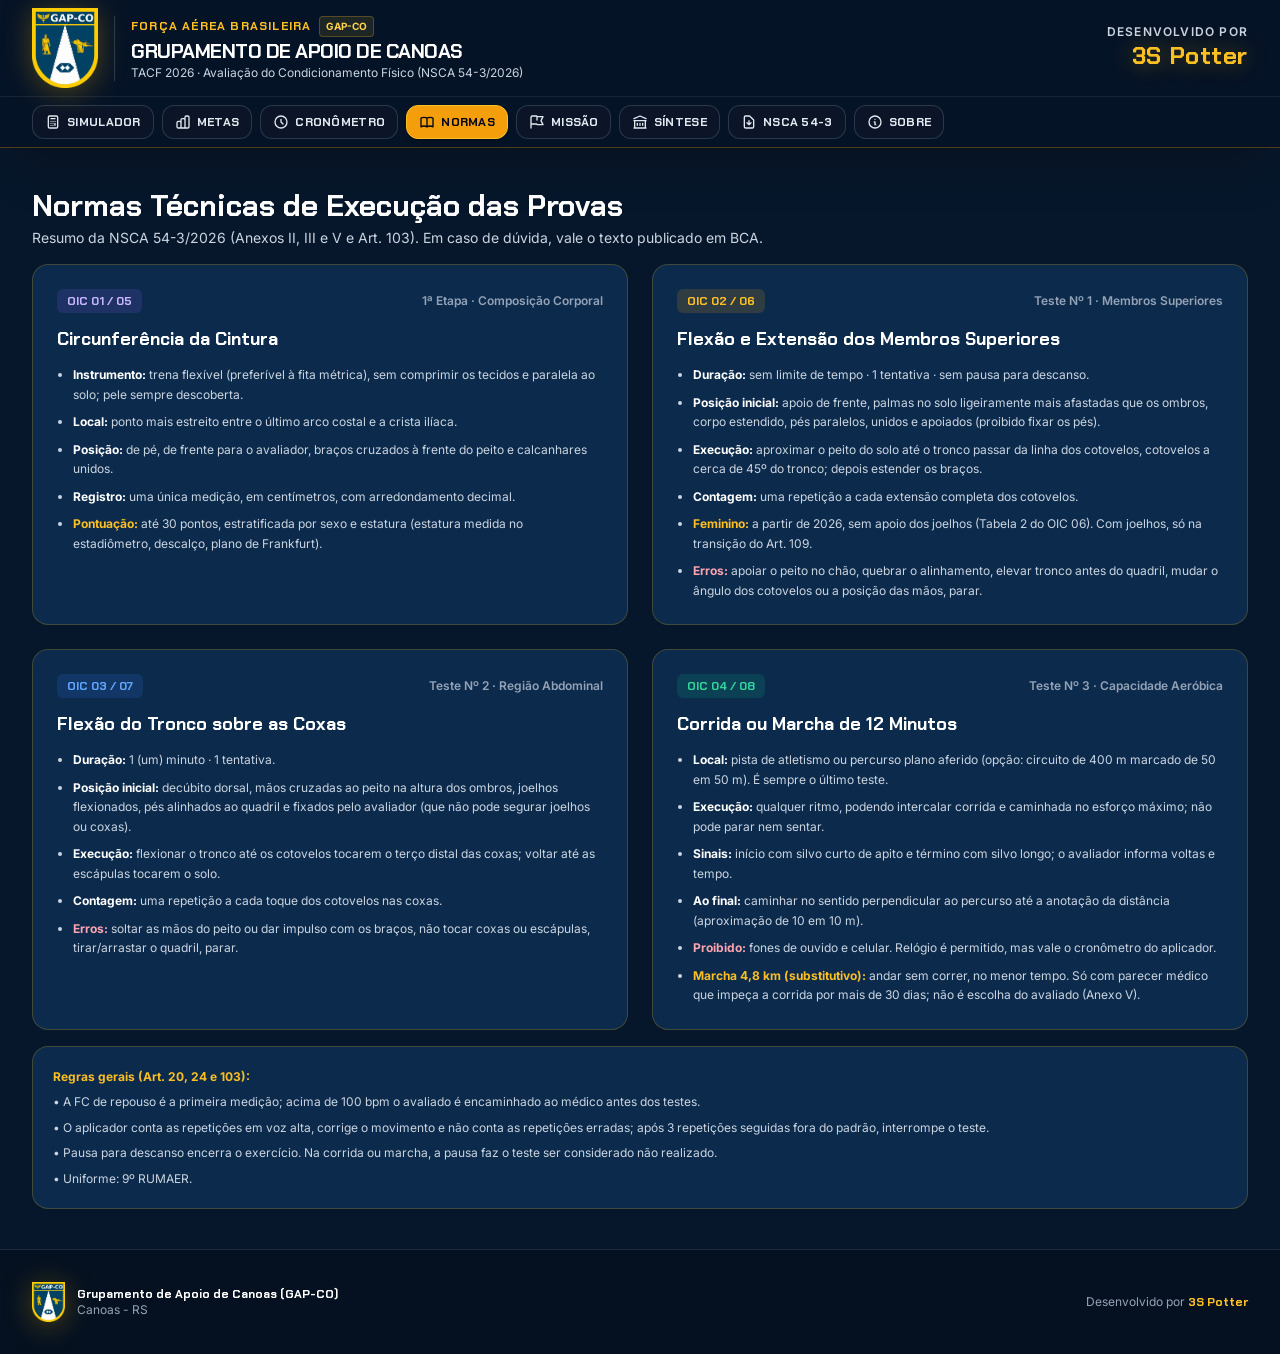
<file: normas.html>
<!DOCTYPE html>
<html lang="pt-BR">
<head>
  <meta charset="UTF-8">
  <meta name="viewport" content="width=device-width, initial-scale=1.0, viewport-fit=cover">
  <meta name="theme-color" content="#061426">
  <meta name="mobile-web-app-capable" content="yes">
  <meta name="apple-mobile-web-app-capable" content="yes">
  <meta name="apple-mobile-web-app-status-bar-style" content="black-translucent">
  <meta name="apple-mobile-web-app-title" content="TACF 2026">
  <meta name="format-detection" content="telephone=no">
  <title>Normas de Execução · TACF 2026 · GAP-CO</title>
  <!-- Estilos (Tailwind compilado e embutido: não depende de CDN) -->
  <style id="tailwind">*,:after,:before{--tw-border-spacing-x:0;--tw-border-spacing-y:0;--tw-translate-x:0;--tw-translate-y:0;--tw-rotate:0;--tw-skew-x:0;--tw-skew-y:0;--tw-scale-x:1;--tw-scale-y:1;--tw-pan-x: ;--tw-pan-y: ;--tw-pinch-zoom: ;--tw-scroll-snap-strictness:proximity;--tw-gradient-from-position: ;--tw-gradient-via-position: ;--tw-gradient-to-position: ;--tw-ordinal: ;--tw-slashed-zero: ;--tw-numeric-figure: ;--tw-numeric-spacing: ;--tw-numeric-fraction: ;--tw-ring-inset: ;--tw-ring-offset-width:0px;--tw-ring-offset-color:#fff;--tw-ring-color:rgba(59,130,246,.5);--tw-ring-offset-shadow:0 0 #0000;--tw-ring-shadow:0 0 #0000;--tw-shadow:0 0 #0000;--tw-shadow-colored:0 0 #0000;--tw-blur: ;--tw-brightness: ;--tw-contrast: ;--tw-grayscale: ;--tw-hue-rotate: ;--tw-invert: ;--tw-saturate: ;--tw-sepia: ;--tw-drop-shadow: ;--tw-backdrop-blur: ;--tw-backdrop-brightness: ;--tw-backdrop-contrast: ;--tw-backdrop-grayscale: ;--tw-backdrop-hue-rotate: ;--tw-backdrop-invert: ;--tw-backdrop-opacity: ;--tw-backdrop-saturate: ;--tw-backdrop-sepia: ;--tw-contain-size: ;--tw-contain-layout: ;--tw-contain-paint: ;--tw-contain-style: }::backdrop{--tw-border-spacing-x:0;--tw-border-spacing-y:0;--tw-translate-x:0;--tw-translate-y:0;--tw-rotate:0;--tw-skew-x:0;--tw-skew-y:0;--tw-scale-x:1;--tw-scale-y:1;--tw-pan-x: ;--tw-pan-y: ;--tw-pinch-zoom: ;--tw-scroll-snap-strictness:proximity;--tw-gradient-from-position: ;--tw-gradient-via-position: ;--tw-gradient-to-position: ;--tw-ordinal: ;--tw-slashed-zero: ;--tw-numeric-figure: ;--tw-numeric-spacing: ;--tw-numeric-fraction: ;--tw-ring-inset: ;--tw-ring-offset-width:0px;--tw-ring-offset-color:#fff;--tw-ring-color:rgba(59,130,246,.5);--tw-ring-offset-shadow:0 0 #0000;--tw-ring-shadow:0 0 #0000;--tw-shadow:0 0 #0000;--tw-shadow-colored:0 0 #0000;--tw-blur: ;--tw-brightness: ;--tw-contrast: ;--tw-grayscale: ;--tw-hue-rotate: ;--tw-invert: ;--tw-saturate: ;--tw-sepia: ;--tw-drop-shadow: ;--tw-backdrop-blur: ;--tw-backdrop-brightness: ;--tw-backdrop-contrast: ;--tw-backdrop-grayscale: ;--tw-backdrop-hue-rotate: ;--tw-backdrop-invert: ;--tw-backdrop-opacity: ;--tw-backdrop-saturate: ;--tw-backdrop-sepia: ;--tw-contain-size: ;--tw-contain-layout: ;--tw-contain-paint: ;--tw-contain-style: }/*! tailwindcss v3.4.19 | MIT License | https://tailwindcss.com*/*,:after,:before{box-sizing:border-box;border:0 solid #e5e7eb}:after,:before{--tw-content:""}:host,html{line-height:1.5;-webkit-text-size-adjust:100%;-moz-tab-size:4;-o-tab-size:4;tab-size:4;font-family:Inter,sans-serif;font-feature-settings:normal;font-variation-settings:normal;-webkit-tap-highlight-color:transparent}body{margin:0;line-height:inherit}hr{height:0;color:inherit;border-top-width:1px}abbr:where([title]){-webkit-text-decoration:underline dotted;text-decoration:underline dotted}h1,h2,h3,h4,h5,h6{font-size:inherit;font-weight:inherit}a{color:inherit;text-decoration:inherit}b,strong{font-weight:bolder}code,kbd,pre,samp{font-family:Chakra Petch,monospace;font-feature-settings:normal;font-variation-settings:normal;font-size:1em}small{font-size:80%}sub,sup{font-size:75%;line-height:0;position:relative;vertical-align:baseline}sub{bottom:-.25em}sup{top:-.5em}table{text-indent:0;border-color:inherit;border-collapse:collapse}button,input,optgroup,select,textarea{font-family:inherit;font-feature-settings:inherit;font-variation-settings:inherit;font-size:100%;font-weight:inherit;line-height:inherit;letter-spacing:inherit;color:inherit;margin:0;padding:0}button,select{text-transform:none}button,input:where([type=button]),input:where([type=reset]),input:where([type=submit]){-webkit-appearance:button;background-color:transparent;background-image:none}:-moz-focusring{outline:auto}:-moz-ui-invalid{box-shadow:none}progress{vertical-align:baseline}::-webkit-inner-spin-button,::-webkit-outer-spin-button{height:auto}[type=search]{-webkit-appearance:textfield;outline-offset:-2px}::-webkit-search-decoration{-webkit-appearance:none}::-webkit-file-upload-button{-webkit-appearance:button;font:inherit}summary{display:list-item}blockquote,dd,dl,figure,h1,h2,h3,h4,h5,h6,hr,p,pre{margin:0}fieldset{margin:0}fieldset,legend{padding:0}menu,ol,ul{list-style:none;margin:0;padding:0}dialog{padding:0}textarea{resize:vertical}input::-moz-placeholder,textarea::-moz-placeholder{opacity:1;color:#9ca3af}input::placeholder,textarea::placeholder{opacity:1;color:#9ca3af}[role=button],button{cursor:pointer}:disabled{cursor:default}audio,canvas,embed,iframe,img,object,svg,video{display:block;vertical-align:middle}img,video{max-width:100%;height:auto}[hidden]:where(:not([hidden=until-found])){display:none}.sr-only{position:absolute;width:1px;height:1px;padding:0;margin:-1px;overflow:hidden;clip:rect(0,0,0,0);white-space:nowrap;border-width:0}.visible{visibility:visible}.fixed{position:fixed}.absolute{position:absolute}.relative{position:relative}.inset-0{inset:0}.inset-x-0{left:0;right:0}.-right-16{right:-4rem}.-top-16{top:-4rem}.bottom-0{bottom:0}.left-0{left:0}.top-1\.5{top:.375rem}.z-10{z-index:10}.z-40{z-index:40}.z-50{z-index:50}.col-span-1{grid-column:span 1/span 1}.col-span-2{grid-column:span 2/span 2}.mx-auto{margin-left:auto;margin-right:auto}.my-1{margin-top:.25rem;margin-bottom:.25rem}.my-2{margin-top:.5rem;margin-bottom:.5rem}.mb-1{margin-bottom:.25rem}.mb-10{margin-bottom:2.5rem}.mb-2{margin-bottom:.5rem}.mb-3{margin-bottom:.75rem}.mb-4{margin-bottom:1rem}.mb-5{margin-bottom:1.25rem}.mb-6{margin-bottom:1.5rem}.mr-2{margin-right:.5rem}.mt-0\.5{margin-top:.125rem}.mt-1{margin-top:.25rem}.mt-1\.5{margin-top:.375rem}.mt-16{margin-top:4rem}.mt-2{margin-top:.5rem}.mt-3{margin-top:.75rem}.mt-4{margin-top:1rem}.mt-6{margin-top:1.5rem}.mt-7{margin-top:1.75rem}.block{display:block}.inline-block{display:inline-block}.flex{display:flex}.inline-flex{display:inline-flex}.table{display:table}.grid{display:grid}.hidden{display:none}.aspect-\[3\/4\]{aspect-ratio:3/4}.h-1{height:.25rem}.h-10{height:2.5rem}.h-12{height:3rem}.h-14{height:3.5rem}.h-16{height:4rem}.h-2{height:.5rem}.h-2\.5{height:.625rem}.h-20{height:5rem}.h-24{height:6rem}.h-3{height:.75rem}.h-3\.5{height:.875rem}.h-4{height:1rem}.h-48{height:12rem}.h-5{height:1.25rem}.h-6{height:1.5rem}.h-full{height:100%}.h-px{height:1px}.max-h-44{max-height:11rem}.min-h-screen{min-height:100vh}.w-1\/4{width:25%}.w-10{width:2.5rem}.w-12{width:3rem}.w-2{width:.5rem}.w-2\.5{width:.625rem}.w-20{width:5rem}.w-24{width:6rem}.w-28{width:7rem}.w-3{width:.75rem}.w-3\.5{width:.875rem}.w-4{width:1rem}.w-48{width:12rem}.w-5{width:1.25rem}.w-6{width:1.5rem}.w-\[calc\(50\%-0\.375rem\)\]{width:calc(50% - .375rem)}.w-auto{width:auto}.w-full{width:100%}.min-w-0{min-width:0}.max-w-2xl{max-width:42rem}.max-w-3xl{max-width:48rem}.max-w-4xl{max-width:56rem}.max-w-6xl{max-width:72rem}.max-w-7xl{max-width:80rem}.max-w-md{max-width:28rem}.max-w-sm{max-width:24rem}.flex-shrink-0,.shrink-0{flex-shrink:0}.flex-grow{flex-grow:1}.transform{transform:translate(var(--tw-translate-x),var(--tw-translate-y)) rotate(var(--tw-rotate)) skewX(var(--tw-skew-x)) skewY(var(--tw-skew-y)) scaleX(var(--tw-scale-x)) scaleY(var(--tw-scale-y))}@keyframes ping{75%,to{transform:scale(2);opacity:0}}.animate-ping{animation:ping 1s cubic-bezier(0,0,.2,1) infinite}.cursor-pointer{cursor:pointer}.scroll-mt-24{scroll-margin-top:6rem}.scroll-mt-28{scroll-margin-top:7rem}.list-disc{list-style-type:disc}.grid-cols-1{grid-template-columns:repeat(1,minmax(0,1fr))}.grid-cols-2{grid-template-columns:repeat(2,minmax(0,1fr))}.grid-cols-4{grid-template-columns:repeat(4,minmax(0,1fr))}.grid-cols-5{grid-template-columns:repeat(5,minmax(0,1fr))}.flex-col{flex-direction:column}.flex-wrap{flex-wrap:wrap}.items-start{align-items:flex-start}.items-end{align-items:flex-end}.items-center{align-items:center}.items-baseline{align-items:baseline}.items-stretch{align-items:stretch}.justify-center{justify-content:center}.justify-between{justify-content:space-between}.gap-0\.5{gap:.125rem}.gap-1{gap:.25rem}.gap-1\.5{gap:.375rem}.gap-12{gap:3rem}.gap-2{gap:.5rem}.gap-3{gap:.75rem}.gap-4{gap:1rem}.gap-5{gap:1.25rem}.gap-8{gap:2rem}.gap-x-3{-moz-column-gap:.75rem;column-gap:.75rem}.gap-x-6{-moz-column-gap:1.5rem;column-gap:1.5rem}.gap-y-1{row-gap:.25rem}.gap-y-2{row-gap:.5rem}.space-x-1>:not([hidden])~:not([hidden]){--tw-space-x-reverse:0;margin-right:calc(.25rem*var(--tw-space-x-reverse));margin-left:calc(.25rem*(1 - var(--tw-space-x-reverse)))}.space-x-2>:not([hidden])~:not([hidden]){--tw-space-x-reverse:0;margin-right:calc(.5rem*var(--tw-space-x-reverse));margin-left:calc(.5rem*(1 - var(--tw-space-x-reverse)))}.space-x-3>:not([hidden])~:not([hidden]){--tw-space-x-reverse:0;margin-right:calc(.75rem*var(--tw-space-x-reverse));margin-left:calc(.75rem*(1 - var(--tw-space-x-reverse)))}.space-y-1>:not([hidden])~:not([hidden]){--tw-space-y-reverse:0;margin-top:calc(.25rem*(1 - var(--tw-space-y-reverse)));margin-bottom:calc(.25rem*var(--tw-space-y-reverse))}.space-y-1\.5>:not([hidden])~:not([hidden]){--tw-space-y-reverse:0;margin-top:calc(.375rem*(1 - var(--tw-space-y-reverse)));margin-bottom:calc(.375rem*var(--tw-space-y-reverse))}.space-y-2>:not([hidden])~:not([hidden]){--tw-space-y-reverse:0;margin-top:calc(.5rem*(1 - var(--tw-space-y-reverse)));margin-bottom:calc(.5rem*var(--tw-space-y-reverse))}.space-y-2\.5>:not([hidden])~:not([hidden]){--tw-space-y-reverse:0;margin-top:calc(.625rem*(1 - var(--tw-space-y-reverse)));margin-bottom:calc(.625rem*var(--tw-space-y-reverse))}.space-y-3>:not([hidden])~:not([hidden]){--tw-space-y-reverse:0;margin-top:calc(.75rem*(1 - var(--tw-space-y-reverse)));margin-bottom:calc(.75rem*var(--tw-space-y-reverse))}.space-y-4>:not([hidden])~:not([hidden]){--tw-space-y-reverse:0;margin-top:calc(1rem*(1 - var(--tw-space-y-reverse)));margin-bottom:calc(1rem*var(--tw-space-y-reverse))}.space-y-5>:not([hidden])~:not([hidden]){--tw-space-y-reverse:0;margin-top:calc(1.25rem*(1 - var(--tw-space-y-reverse)));margin-bottom:calc(1.25rem*var(--tw-space-y-reverse))}.space-y-6>:not([hidden])~:not([hidden]){--tw-space-y-reverse:0;margin-top:calc(1.5rem*(1 - var(--tw-space-y-reverse)));margin-bottom:calc(1.5rem*var(--tw-space-y-reverse))}.space-y-8>:not([hidden])~:not([hidden]){--tw-space-y-reverse:0;margin-top:calc(2rem*(1 - var(--tw-space-y-reverse)));margin-bottom:calc(2rem*var(--tw-space-y-reverse))}.divide-y>:not([hidden])~:not([hidden]){--tw-divide-y-reverse:0;border-top-width:calc(1px*(1 - var(--tw-divide-y-reverse)));border-bottom-width:calc(1px*var(--tw-divide-y-reverse))}.divide-slate-800>:not([hidden])~:not([hidden]){--tw-divide-opacity:1;border-color:rgb(30 41 59/var(--tw-divide-opacity,1))}.self-start{align-self:flex-start}.overflow-hidden{overflow:hidden}.overflow-x-auto{overflow-x:auto}.overflow-y-auto{overflow-y:auto}.truncate{overflow:hidden;text-overflow:ellipsis}.truncate,.whitespace-nowrap{white-space:nowrap}.rounded{border-radius:.25rem}.rounded-2xl{border-radius:1rem}.rounded-3xl{border-radius:1.5rem}.rounded-full{border-radius:9999px}.rounded-lg{border-radius:.5rem}.rounded-md{border-radius:.375rem}.rounded-xl{border-radius:.75rem}.border{border-width:1px}.border-2{border-width:2px}.border-4{border-width:4px}.border-b{border-bottom-width:1px}.border-b-2{border-bottom-width:2px}.border-l{border-left-width:1px}.border-t{border-top-width:1px}.border-amber-400{--tw-border-opacity:1;border-color:rgb(251 191 36/var(--tw-border-opacity,1))}.border-amber-400\/25{border-color:rgba(251,191,36,.25)}.border-amber-400\/30{border-color:rgba(251,191,36,.3)}.border-amber-400\/40{border-color:rgba(251,191,36,.4)}.border-amber-500\/30{border-color:rgba(245,158,11,.3)}.border-amber-500\/40{border-color:rgba(245,158,11,.4)}.border-amber-500\/50{border-color:rgba(245,158,11,.5)}.border-amber-600\/50{border-color:rgba(217,119,6,.5)}.border-black{--tw-border-opacity:1;border-color:rgb(0 0 0/var(--tw-border-opacity,1))}.border-blue-400{--tw-border-opacity:1;border-color:rgb(96 165 250/var(--tw-border-opacity,1))}.border-blue-400\/30{border-color:rgba(96,165,250,.3)}.border-blue-400\/40{border-color:rgba(96,165,250,.4)}.border-emerald-400\/30{border-color:rgba(52,211,153,.3)}.border-emerald-500\/30{border-color:rgba(16,185,129,.3)}.border-emerald-500\/40{border-color:rgba(16,185,129,.4)}.border-pink-400{--tw-border-opacity:1;border-color:rgb(244 114 182/var(--tw-border-opacity,1))}.border-pink-400\/25{border-color:rgba(244,114,182,.25)}.border-rose-400\/30{border-color:rgba(251,113,133,.3)}.border-rose-500\/30{border-color:rgba(244,63,94,.3)}.border-rose-500\/40{border-color:rgba(244,63,94,.4)}.border-slate-500\/30{border-color:rgba(100,116,139,.3)}.border-slate-500\/40{border-color:rgba(100,116,139,.4)}.border-slate-700{--tw-border-opacity:1;border-color:rgb(51 65 85/var(--tw-border-opacity,1))}.border-slate-700\/80{border-color:rgba(51,65,85,.8)}.border-slate-800{--tw-border-opacity:1;border-color:rgb(30 41 59/var(--tw-border-opacity,1))}.border-slate-800\/80{border-color:rgba(30,41,59,.8)}.border-violet-400\/30{border-color:rgba(167,139,250,.3)}.border-yellow-400\/30{border-color:rgba(250,204,21,.3)}.bg-\[\#051120\]{--tw-bg-opacity:1;background-color:rgb(5 17 32/var(--tw-bg-opacity,1))}.bg-\[\#061426\]{--tw-bg-opacity:1;background-color:rgb(6 20 38/var(--tw-bg-opacity,1))}.bg-\[\#061426\]\/95{background-color:rgba(6,20,38,.95)}.bg-amber-400{--tw-bg-opacity:1;background-color:rgb(251 191 36/var(--tw-bg-opacity,1))}.bg-amber-400\/10{background-color:rgba(251,191,36,.1)}.bg-amber-400\/15{background-color:rgba(251,191,36,.15)}.bg-amber-400\/20{background-color:rgba(251,191,36,.2)}.bg-amber-400\/50{background-color:rgba(251,191,36,.5)}.bg-amber-500{--tw-bg-opacity:1;background-color:rgb(245 158 11/var(--tw-bg-opacity,1))}.bg-amber-500\/10{background-color:rgba(245,158,11,.1)}.bg-amber-500\/15{background-color:rgba(245,158,11,.15)}.bg-amber-950\/70{background-color:rgba(69,26,3,.7)}.bg-blue-400{--tw-bg-opacity:1;background-color:rgb(96 165 250/var(--tw-bg-opacity,1))}.bg-blue-400\/10{background-color:rgba(96,165,250,.1)}.bg-blue-500\/15{background-color:rgba(59,130,246,.15)}.bg-blue-500\/20{background-color:rgba(59,130,246,.2)}.bg-blue-600{--tw-bg-opacity:1;background-color:rgb(37 99 235/var(--tw-bg-opacity,1))}.bg-emerald-400{--tw-bg-opacity:1;background-color:rgb(52 211 153/var(--tw-bg-opacity,1))}.bg-emerald-400\/10{background-color:rgba(52,211,153,.1)}.bg-emerald-500{--tw-bg-opacity:1;background-color:rgb(16 185 129/var(--tw-bg-opacity,1))}.bg-emerald-500\/10{background-color:rgba(16,185,129,.1)}.bg-emerald-500\/15{background-color:rgba(16,185,129,.15)}.bg-emerald-500\/20{background-color:rgba(16,185,129,.2)}.bg-gray-100{--tw-bg-opacity:1;background-color:rgb(243 244 246/var(--tw-bg-opacity,1))}.bg-gray-200{--tw-bg-opacity:1;background-color:rgb(229 231 235/var(--tw-bg-opacity,1))}.bg-pink-500\/10{background-color:rgba(236,72,153,.1)}.bg-pink-600{--tw-bg-opacity:1;background-color:rgb(219 39 119/var(--tw-bg-opacity,1))}.bg-rose-500\/15{background-color:rgba(244,63,94,.15)}.bg-rose-500\/20{background-color:rgba(244,63,94,.2)}.bg-slate-400{--tw-bg-opacity:1;background-color:rgb(148 163 184/var(--tw-bg-opacity,1))}.bg-slate-500\/15{background-color:rgba(100,116,139,.15)}.bg-slate-500\/20{background-color:rgba(100,116,139,.2)}.bg-slate-800{--tw-bg-opacity:1;background-color:rgb(30 41 59/var(--tw-bg-opacity,1))}.bg-slate-900{--tw-bg-opacity:1;background-color:rgb(15 23 42/var(--tw-bg-opacity,1))}.bg-slate-900\/70{background-color:rgba(15,23,42,.7)}.bg-slate-900\/80{background-color:rgba(15,23,42,.8)}.bg-slate-900\/90{background-color:rgba(15,23,42,.9)}.bg-slate-950{--tw-bg-opacity:1;background-color:rgb(2 6 23/var(--tw-bg-opacity,1))}.bg-slate-950\/40{background-color:rgba(2,6,23,.4)}.bg-slate-950\/60{background-color:rgba(2,6,23,.6)}.bg-slate-950\/70{background-color:rgba(2,6,23,.7)}.bg-slate-950\/80{background-color:rgba(2,6,23,.8)}.bg-slate-950\/90{background-color:rgba(2,6,23,.9)}.bg-violet-400{--tw-bg-opacity:1;background-color:rgb(167 139 250/var(--tw-bg-opacity,1))}.bg-violet-400\/10{background-color:rgba(167,139,250,.1)}.bg-violet-500\/15{background-color:rgba(139,92,246,.15)}.bg-white{--tw-bg-opacity:1;background-color:rgb(255 255 255/var(--tw-bg-opacity,1))}.bg-yellow-500\/20{background-color:rgba(234,179,8,.2)}.bg-gradient-to-b{background-image:linear-gradient(to bottom,var(--tw-gradient-stops))}.bg-gradient-to-br{background-image:linear-gradient(to bottom right,var(--tw-gradient-stops))}.bg-gradient-to-r{background-image:linear-gradient(to right,var(--tw-gradient-stops))}.from-\[\#061426\]\/80{--tw-gradient-from:rgba(6,20,38,.8) var(--tw-gradient-from-position);--tw-gradient-to:rgba(6,20,38,0) var(--tw-gradient-to-position);--tw-gradient-stops:var(--tw-gradient-from),var(--tw-gradient-to)}.from-amber-300{--tw-gradient-from:#fcd34d var(--tw-gradient-from-position);--tw-gradient-to:rgba(252,211,77,0) var(--tw-gradient-to-position);--tw-gradient-stops:var(--tw-gradient-from),var(--tw-gradient-to)}.from-amber-400{--tw-gradient-from:#fbbf24 var(--tw-gradient-from-position);--tw-gradient-to:rgba(251,191,36,0) var(--tw-gradient-to-position);--tw-gradient-stops:var(--tw-gradient-from),var(--tw-gradient-to)}.from-blue-400{--tw-gradient-from:#60a5fa var(--tw-gradient-from-position);--tw-gradient-to:rgba(96,165,250,0) var(--tw-gradient-to-position);--tw-gradient-stops:var(--tw-gradient-from),var(--tw-gradient-to)}.via-amber-400{--tw-gradient-to:rgba(251,191,36,0) var(--tw-gradient-to-position);--tw-gradient-stops:var(--tw-gradient-from),#fbbf24 var(--tw-gradient-via-position),var(--tw-gradient-to)}.via-amber-500{--tw-gradient-to:rgba(245,158,11,0) var(--tw-gradient-to-position);--tw-gradient-stops:var(--tw-gradient-from),#f59e0b var(--tw-gradient-via-position),var(--tw-gradient-to)}.via-blue-400{--tw-gradient-to:rgba(96,165,250,0) var(--tw-gradient-to-position);--tw-gradient-stops:var(--tw-gradient-from),#60a5fa var(--tw-gradient-via-position),var(--tw-gradient-to)}.via-transparent{--tw-gradient-to:transparent var(--tw-gradient-to-position);--tw-gradient-stops:var(--tw-gradient-from),transparent var(--tw-gradient-via-position),var(--tw-gradient-to)}.to-\[\#07172b\]{--tw-gradient-to:#07172b var(--tw-gradient-to-position)}.to-amber-400{--tw-gradient-to:#fbbf24 var(--tw-gradient-to-position)}.to-amber-500{--tw-gradient-to:#f59e0b var(--tw-gradient-to-position)}.to-blue-600{--tw-gradient-to:#2563eb var(--tw-gradient-to-position)}.to-emerald-400{--tw-gradient-to:#34d399 var(--tw-gradient-to-position)}.bg-clip-text{-webkit-background-clip:text;background-clip:text}.object-contain{-o-object-fit:contain;object-fit:contain}.p-0\.5{padding:.125rem}.p-1{padding:.25rem}.p-10{padding:2.5rem}.p-2{padding:.5rem}.p-3{padding:.75rem}.p-3\.5{padding:.875rem}.p-4{padding:1rem}.p-5{padding:1.25rem}.p-6{padding:1.5rem}.px-1{padding-left:.25rem;padding-right:.25rem}.px-1\.5{padding-left:.375rem;padding-right:.375rem}.px-2{padding-left:.5rem;padding-right:.5rem}.px-2\.5{padding-left:.625rem;padding-right:.625rem}.px-3{padding-left:.75rem;padding-right:.75rem}.px-3\.5{padding-left:.875rem;padding-right:.875rem}.px-4{padding-left:1rem;padding-right:1rem}.px-5{padding-left:1.25rem;padding-right:1.25rem}.px-6{padding-left:1.5rem;padding-right:1.5rem}.py-0\.5{padding-top:.125rem;padding-bottom:.125rem}.py-1{padding-top:.25rem;padding-bottom:.25rem}.py-1\.5{padding-top:.375rem;padding-bottom:.375rem}.py-2{padding-top:.5rem;padding-bottom:.5rem}.py-2\.5{padding-top:.625rem;padding-bottom:.625rem}.py-3{padding-top:.75rem;padding-bottom:.75rem}.py-3\.5{padding-top:.875rem;padding-bottom:.875rem}.py-4{padding-top:1rem;padding-bottom:1rem}.py-6{padding-top:1.5rem;padding-bottom:1.5rem}.py-8{padding-top:2rem;padding-bottom:2rem}.pb-1{padding-bottom:.25rem}.pb-10{padding-bottom:2.5rem}.pb-2{padding-bottom:.5rem}.pb-3{padding-bottom:.75rem}.pb-4{padding-bottom:1rem}.pl-3{padding-left:.75rem}.pl-4{padding-left:1rem}.pl-8{padding-left:2rem}.pt-1{padding-top:.25rem}.pt-2{padding-top:.5rem}.pt-2\.5{padding-top:.625rem}.pt-4{padding-top:1rem}.pt-8{padding-top:2rem}.pt-\[env\(safe-area-inset-top\)\]{padding-top:env(safe-area-inset-top)}.text-left{text-align:left}.text-center{text-align:center}.text-right{text-align:right}.font-militar{font-family:Chakra Petch,sans-serif}.font-mono{font-family:Chakra Petch,monospace}.font-sans{font-family:Inter,sans-serif}.text-2xl{font-size:1.5rem;line-height:2rem}.text-3xl{font-size:1.875rem;line-height:2.25rem}.text-5xl{font-size:3rem;line-height:1}.text-\[10px\]{font-size:10px}.text-\[11px\]{font-size:11px}.text-\[13px\]{font-size:13px}.text-\[2\.6rem\]{font-size:2.6rem}.text-\[3\.4rem\]{font-size:3.4rem}.text-\[9px\]{font-size:9px}.text-base{font-size:1rem;line-height:1.5rem}.text-lg{font-size:1.125rem;line-height:1.75rem}.text-sm{font-size:.875rem;line-height:1.25rem}.text-xl{font-size:1.25rem;line-height:1.75rem}.text-xs{font-size:.75rem;line-height:1rem}.font-black{font-weight:900}.font-bold{font-weight:700}.font-extrabold{font-weight:800}.font-medium{font-weight:500}.font-semibold{font-weight:600}.uppercase{text-transform:uppercase}.italic{font-style:italic}.leading-none{line-height:1}.leading-relaxed{line-height:1.625}.leading-snug{line-height:1.375}.leading-tight{line-height:1.25}.tracking-\[0\.25em\]{letter-spacing:.25em}.tracking-tight{letter-spacing:-.025em}.tracking-wide{letter-spacing:.025em}.tracking-wider{letter-spacing:.05em}.tracking-widest{letter-spacing:.1em}.text-amber-100{--tw-text-opacity:1;color:rgb(254 243 199/var(--tw-text-opacity,1))}.text-amber-200{--tw-text-opacity:1;color:rgb(253 230 138/var(--tw-text-opacity,1))}.text-amber-300{--tw-text-opacity:1;color:rgb(252 211 77/var(--tw-text-opacity,1))}.text-amber-300\/90{color:rgba(252,211,77,.9)}.text-amber-400{--tw-text-opacity:1;color:rgb(251 191 36/var(--tw-text-opacity,1))}.text-black{--tw-text-opacity:1;color:rgb(0 0 0/var(--tw-text-opacity,1))}.text-blue-200{--tw-text-opacity:1;color:rgb(191 219 254/var(--tw-text-opacity,1))}.text-blue-300{--tw-text-opacity:1;color:rgb(147 197 253/var(--tw-text-opacity,1))}.text-blue-400{--tw-text-opacity:1;color:rgb(96 165 250/var(--tw-text-opacity,1))}.text-emerald-300{--tw-text-opacity:1;color:rgb(110 231 183/var(--tw-text-opacity,1))}.text-emerald-400{--tw-text-opacity:1;color:rgb(52 211 153/var(--tw-text-opacity,1))}.text-pink-300{--tw-text-opacity:1;color:rgb(249 168 212/var(--tw-text-opacity,1))}.text-rose-200{--tw-text-opacity:1;color:rgb(254 205 211/var(--tw-text-opacity,1))}.text-rose-300{--tw-text-opacity:1;color:rgb(253 164 175/var(--tw-text-opacity,1))}.text-rose-400{--tw-text-opacity:1;color:rgb(251 113 133/var(--tw-text-opacity,1))}.text-slate-100{--tw-text-opacity:1;color:rgb(241 245 249/var(--tw-text-opacity,1))}.text-slate-200{--tw-text-opacity:1;color:rgb(226 232 240/var(--tw-text-opacity,1))}.text-slate-300{--tw-text-opacity:1;color:rgb(203 213 225/var(--tw-text-opacity,1))}.text-slate-400{--tw-text-opacity:1;color:rgb(148 163 184/var(--tw-text-opacity,1))}.text-slate-500{--tw-text-opacity:1;color:rgb(100 116 139/var(--tw-text-opacity,1))}.text-slate-900{--tw-text-opacity:1;color:rgb(15 23 42/var(--tw-text-opacity,1))}.text-slate-950{--tw-text-opacity:1;color:rgb(2 6 23/var(--tw-text-opacity,1))}.text-transparent{color:transparent}.text-violet-300{--tw-text-opacity:1;color:rgb(196 181 253/var(--tw-text-opacity,1))}.text-white{--tw-text-opacity:1;color:rgb(255 255 255/var(--tw-text-opacity,1))}.text-yellow-300{--tw-text-opacity:1;color:rgb(253 224 71/var(--tw-text-opacity,1))}.text-yellow-400{--tw-text-opacity:1;color:rgb(250 204 21/var(--tw-text-opacity,1))}.underline{text-decoration-line:underline}.decoration-amber-500\/50{text-decoration-color:rgba(245,158,11,.5)}.decoration-4{text-decoration-thickness:4px}.underline-offset-8{text-underline-offset:8px}.antialiased{-webkit-font-smoothing:antialiased;-moz-osx-font-smoothing:grayscale}.accent-amber-400{accent-color:#fbbf24}.accent-blue-400{accent-color:#60a5fa}.accent-emerald-400{accent-color:#34d399}.accent-pink-400{accent-color:#f472b6}.accent-violet-400{accent-color:#a78bfa}.opacity-40{opacity:.4}.opacity-50{opacity:.5}.opacity-60{opacity:.6}.shadow-2xl{--tw-shadow:0 25px 50px -12px rgba(0,0,0,.25);--tw-shadow-colored:0 25px 50px -12px var(--tw-shadow-color)}.shadow-2xl,.shadow-\[0_0_14px_rgba\(244\2c 180\2c 0\2c 0\.35\)\]{box-shadow:var(--tw-ring-offset-shadow,0 0 #0000),var(--tw-ring-shadow,0 0 #0000),var(--tw-shadow)}.shadow-\[0_0_14px_rgba\(244\2c 180\2c 0\2c 0\.35\)\]{--tw-shadow:0 0 14px rgba(244,180,0,.35);--tw-shadow-colored:0 0 14px var(--tw-shadow-color)}.shadow-\[0_0_18px_rgba\(244\2c 180\2c 0\2c 0\.35\)\]{--tw-shadow:0 0 18px rgba(244,180,0,.35);--tw-shadow-colored:0 0 18px var(--tw-shadow-color);box-shadow:var(--tw-ring-offset-shadow,0 0 #0000),var(--tw-ring-shadow,0 0 #0000),var(--tw-shadow)}.shadow-\[0_0_20px_rgba\(244\2c 180\2c 0\2c 0\.35\)\]{--tw-shadow:0 0 20px rgba(244,180,0,.35);--tw-shadow-colored:0 0 20px var(--tw-shadow-color)}.shadow-\[0_0_20px_rgba\(244\2c 180\2c 0\2c 0\.35\)\],.shadow-inner{box-shadow:var(--tw-ring-offset-shadow,0 0 #0000),var(--tw-ring-shadow,0 0 #0000),var(--tw-shadow)}.shadow-inner{--tw-shadow:inset 0 2px 4px 0 rgba(0,0,0,.05);--tw-shadow-colored:inset 0 2px 4px 0 var(--tw-shadow-color)}.shadow-lg{--tw-shadow:0 10px 15px -3px rgba(0,0,0,.1),0 4px 6px -4px rgba(0,0,0,.1);--tw-shadow-colored:0 10px 15px -3px var(--tw-shadow-color),0 4px 6px -4px var(--tw-shadow-color)}.shadow-lg,.shadow-md{box-shadow:var(--tw-ring-offset-shadow,0 0 #0000),var(--tw-ring-shadow,0 0 #0000),var(--tw-shadow)}.shadow-md{--tw-shadow:0 4px 6px -1px rgba(0,0,0,.1),0 2px 4px -2px rgba(0,0,0,.1);--tw-shadow-colored:0 4px 6px -1px var(--tw-shadow-color),0 2px 4px -2px var(--tw-shadow-color)}.shadow-emerald-500\/20{--tw-shadow-color:rgba(16,185,129,.2);--tw-shadow:var(--tw-shadow-colored)}.ring-4{--tw-ring-offset-shadow:var(--tw-ring-inset) 0 0 0 var(--tw-ring-offset-width) var(--tw-ring-offset-color);--tw-ring-shadow:var(--tw-ring-inset) 0 0 0 calc(4px + var(--tw-ring-offset-width)) var(--tw-ring-color);box-shadow:var(--tw-ring-offset-shadow),var(--tw-ring-shadow),var(--tw-shadow,0 0 #0000)}.ring-\[\#07172b\]{--tw-ring-opacity:1;--tw-ring-color:rgb(7 23 43/var(--tw-ring-opacity,1))}.blur{--tw-blur:blur(8px)}.blur,.blur-2xl{filter:var(--tw-blur) var(--tw-brightness) var(--tw-contrast) var(--tw-grayscale) var(--tw-hue-rotate) var(--tw-invert) var(--tw-saturate) var(--tw-sepia) var(--tw-drop-shadow)}.blur-2xl{--tw-blur:blur(40px)}.drop-shadow{--tw-drop-shadow:drop-shadow(0 1px 2px rgba(0,0,0,.1)) drop-shadow(0 1px 1px rgba(0,0,0,.06))}.drop-shadow,.drop-shadow-\[0_0_20px_rgba\(244\2c 180\2c 0\2c 0\.3\)\]{filter:var(--tw-blur) var(--tw-brightness) var(--tw-contrast) var(--tw-grayscale) var(--tw-hue-rotate) var(--tw-invert) var(--tw-saturate) var(--tw-sepia) var(--tw-drop-shadow)}.drop-shadow-\[0_0_20px_rgba\(244\2c 180\2c 0\2c 0\.3\)\]{--tw-drop-shadow:drop-shadow(0 0 20px rgba(244,180,0,.3))}.filter{filter:var(--tw-blur) var(--tw-brightness) var(--tw-contrast) var(--tw-grayscale) var(--tw-hue-rotate) var(--tw-invert) var(--tw-saturate) var(--tw-sepia) var(--tw-drop-shadow)}.backdrop-blur-md{--tw-backdrop-blur:blur(12px)}.backdrop-blur-md,.backdrop-blur-sm{-webkit-backdrop-filter:var(--tw-backdrop-blur) var(--tw-backdrop-brightness) var(--tw-backdrop-contrast) var(--tw-backdrop-grayscale) var(--tw-backdrop-hue-rotate) var(--tw-backdrop-invert) var(--tw-backdrop-opacity) var(--tw-backdrop-saturate) var(--tw-backdrop-sepia);backdrop-filter:var(--tw-backdrop-blur) var(--tw-backdrop-brightness) var(--tw-backdrop-contrast) var(--tw-backdrop-grayscale) var(--tw-backdrop-hue-rotate) var(--tw-backdrop-invert) var(--tw-backdrop-opacity) var(--tw-backdrop-saturate) var(--tw-backdrop-sepia)}.backdrop-blur-sm{--tw-backdrop-blur:blur(4px)}.backdrop-filter{-webkit-backdrop-filter:var(--tw-backdrop-blur) var(--tw-backdrop-brightness) var(--tw-backdrop-contrast) var(--tw-backdrop-grayscale) var(--tw-backdrop-hue-rotate) var(--tw-backdrop-invert) var(--tw-backdrop-opacity) var(--tw-backdrop-saturate) var(--tw-backdrop-sepia);backdrop-filter:var(--tw-backdrop-blur) var(--tw-backdrop-brightness) var(--tw-backdrop-contrast) var(--tw-backdrop-grayscale) var(--tw-backdrop-hue-rotate) var(--tw-backdrop-invert) var(--tw-backdrop-opacity) var(--tw-backdrop-saturate) var(--tw-backdrop-sepia)}.transition{transition-property:color,background-color,border-color,text-decoration-color,fill,stroke,opacity,box-shadow,transform,filter,-webkit-backdrop-filter;transition-property:color,background-color,border-color,text-decoration-color,fill,stroke,opacity,box-shadow,transform,filter,backdrop-filter;transition-property:color,background-color,border-color,text-decoration-color,fill,stroke,opacity,box-shadow,transform,filter,backdrop-filter,-webkit-backdrop-filter;transition-timing-function:cubic-bezier(.4,0,.2,1);transition-duration:.15s}.transition-all{transition-property:all;transition-timing-function:cubic-bezier(.4,0,.2,1);transition-duration:.15s}.transition-colors{transition-property:color,background-color,border-color,text-decoration-color,fill,stroke;transition-timing-function:cubic-bezier(.4,0,.2,1);transition-duration:.15s}.transition-transform{transition-property:transform;transition-timing-function:cubic-bezier(.4,0,.2,1);transition-duration:.15s}.duration-300{transition-duration:.3s}.ease-out{transition-timing-function:cubic-bezier(0,0,.2,1)}.selection\:bg-amber-400 ::-moz-selection{--tw-bg-opacity:1;background-color:rgb(251 191 36/var(--tw-bg-opacity,1))}.selection\:bg-amber-400 ::selection{--tw-bg-opacity:1;background-color:rgb(251 191 36/var(--tw-bg-opacity,1))}.selection\:text-slate-950 ::-moz-selection{--tw-text-opacity:1;color:rgb(2 6 23/var(--tw-text-opacity,1))}.selection\:text-slate-950 ::selection{--tw-text-opacity:1;color:rgb(2 6 23/var(--tw-text-opacity,1))}.selection\:bg-amber-400::-moz-selection{--tw-bg-opacity:1;background-color:rgb(251 191 36/var(--tw-bg-opacity,1))}.selection\:bg-amber-400::selection{--tw-bg-opacity:1;background-color:rgb(251 191 36/var(--tw-bg-opacity,1))}.selection\:text-slate-950::-moz-selection{--tw-text-opacity:1;color:rgb(2 6 23/var(--tw-text-opacity,1))}.selection\:text-slate-950::selection{--tw-text-opacity:1;color:rgb(2 6 23/var(--tw-text-opacity,1))}.before\:absolute:before{content:var(--tw-content);position:absolute}.before\:bottom-2:before{content:var(--tw-content);bottom:.5rem}.before\:left-\[9px\]:before{content:var(--tw-content);left:9px}.before\:top-2:before{content:var(--tw-content);top:.5rem}.before\:w-0\.5:before{content:var(--tw-content);width:.125rem}.before\:bg-gradient-to-b:before{content:var(--tw-content);background-image:linear-gradient(to bottom,var(--tw-gradient-stops))}.before\:from-amber-400:before{content:var(--tw-content);--tw-gradient-from:#fbbf24 var(--tw-gradient-from-position);--tw-gradient-to:rgba(251,191,36,0) var(--tw-gradient-to-position);--tw-gradient-stops:var(--tw-gradient-from),var(--tw-gradient-to)}.before\:via-amber-400\/40:before{content:var(--tw-content);--tw-gradient-to:rgba(251,191,36,0) var(--tw-gradient-to-position);--tw-gradient-stops:var(--tw-gradient-from),rgba(251,191,36,.4) var(--tw-gradient-via-position),var(--tw-gradient-to)}.before\:to-blue-400\/60:before{content:var(--tw-content);--tw-gradient-to:rgba(96,165,250,.6) var(--tw-gradient-to-position)}.hover\:-translate-y-0\.5:hover{--tw-translate-y:-0.125rem}.hover\:-translate-y-0\.5:hover,.hover\:-translate-y-1:hover{transform:translate(var(--tw-translate-x),var(--tw-translate-y)) rotate(var(--tw-rotate)) skewX(var(--tw-skew-x)) skewY(var(--tw-skew-y)) scaleX(var(--tw-scale-x)) scaleY(var(--tw-scale-y))}.hover\:-translate-y-1:hover{--tw-translate-y:-0.25rem}.hover\:scale-105:hover{--tw-scale-x:1.05;--tw-scale-y:1.05;transform:translate(var(--tw-translate-x),var(--tw-translate-y)) rotate(var(--tw-rotate)) skewX(var(--tw-skew-x)) skewY(var(--tw-skew-y)) scaleX(var(--tw-scale-x)) scaleY(var(--tw-scale-y))}.hover\:border-amber-400\/50:hover{border-color:rgba(251,191,36,.5)}.hover\:border-amber-400\/60:hover{border-color:rgba(251,191,36,.6)}.hover\:border-amber-400\/70:hover{border-color:rgba(251,191,36,.7)}.hover\:bg-amber-300:hover{--tw-bg-opacity:1;background-color:rgb(252 211 77/var(--tw-bg-opacity,1))}.hover\:bg-amber-400:hover{--tw-bg-opacity:1;background-color:rgb(251 191 36/var(--tw-bg-opacity,1))}.hover\:bg-amber-400\/10:hover{background-color:rgba(251,191,36,.1)}.hover\:bg-amber-900\/80:hover{background-color:rgba(120,53,15,.8)}.hover\:bg-emerald-300:hover{--tw-bg-opacity:1;background-color:rgb(110 231 183/var(--tw-bg-opacity,1))}.hover\:bg-slate-700:hover{--tw-bg-opacity:1;background-color:rgb(51 65 85/var(--tw-bg-opacity,1))}.hover\:bg-slate-800:hover{--tw-bg-opacity:1;background-color:rgb(30 41 59/var(--tw-bg-opacity,1))}.hover\:bg-slate-800\/40:hover{background-color:rgba(30,41,59,.4)}.hover\:from-amber-300:hover{--tw-gradient-from:#fcd34d var(--tw-gradient-from-position);--tw-gradient-to:rgba(252,211,77,0) var(--tw-gradient-to-position);--tw-gradient-stops:var(--tw-gradient-from),var(--tw-gradient-to)}.hover\:to-amber-400:hover{--tw-gradient-to:#fbbf24 var(--tw-gradient-to-position)}.hover\:text-amber-200:hover{--tw-text-opacity:1;color:rgb(253 230 138/var(--tw-text-opacity,1))}.hover\:text-amber-300:hover{--tw-text-opacity:1;color:rgb(252 211 77/var(--tw-text-opacity,1))}.hover\:text-emerald-300:hover{--tw-text-opacity:1;color:rgb(110 231 183/var(--tw-text-opacity,1))}.hover\:text-white:hover{--tw-text-opacity:1;color:rgb(255 255 255/var(--tw-text-opacity,1))}.hover\:brightness-110:hover{--tw-brightness:brightness(1.1);filter:var(--tw-blur) var(--tw-brightness) var(--tw-contrast) var(--tw-grayscale) var(--tw-hue-rotate) var(--tw-invert) var(--tw-saturate) var(--tw-sepia) var(--tw-drop-shadow)}.focus\:border-amber-400:focus{--tw-border-opacity:1;border-color:rgb(251 191 36/var(--tw-border-opacity,1))}.focus\:border-blue-400:focus{--tw-border-opacity:1;border-color:rgb(96 165 250/var(--tw-border-opacity,1))}.focus\:border-emerald-400:focus{--tw-border-opacity:1;border-color:rgb(52 211 153/var(--tw-border-opacity,1))}.focus\:border-violet-400:focus{--tw-border-opacity:1;border-color:rgb(167 139 250/var(--tw-border-opacity,1))}.focus\:outline-none:focus{outline:2px solid transparent;outline-offset:2px}.disabled\:cursor-not-allowed:disabled{cursor:not-allowed}.disabled\:opacity-40:disabled{opacity:.4}@media (min-width:360px){.min-\[360px\]\:text-\[10px\]{font-size:10px}}@media (min-width:380px){.min-\[380px\]\:text-5xl{font-size:3rem;line-height:1}.min-\[380px\]\:text-6xl{font-size:3.75rem;line-height:1}.min-\[380px\]\:text-xs{font-size:.75rem;line-height:1rem}}@media (min-width:640px){.sm\:col-span-1{grid-column:span 1/span 1}.sm\:col-span-2{grid-column:span 2/span 2}.sm\:mb-6{margin-bottom:1.5rem}.sm\:mt-8{margin-top:2rem}.sm\:inline{display:inline}.sm\:flex{display:flex}.sm\:inline-flex{display:inline-flex}.sm\:hidden{display:none}.sm\:h-14{height:3.5rem}.sm\:h-20{height:5rem}.sm\:h-24{height:6rem}.sm\:h-28{height:7rem}.sm\:h-32{height:8rem}.sm\:h-7{height:1.75rem}.sm\:w-14{width:3.5rem}.sm\:w-16{width:4rem}.sm\:w-32{width:8rem}.sm\:w-7{width:1.75rem}.sm\:w-\[calc\(33\.333\%-0\.667rem\)\]{width:calc(33.333% - .667rem)}.sm\:w-auto{width:auto}.sm\:max-w-none{max-width:none}.sm\:grid-cols-2{grid-template-columns:repeat(2,minmax(0,1fr))}.sm\:grid-cols-3{grid-template-columns:repeat(3,minmax(0,1fr))}.sm\:grid-cols-4{grid-template-columns:repeat(4,minmax(0,1fr))}.sm\:flex-row{flex-direction:row}.sm\:flex-wrap{flex-wrap:wrap}.sm\:items-start{align-items:flex-start}.sm\:items-center{align-items:center}.sm\:gap-1\.5{gap:.375rem}.sm\:gap-2{gap:.5rem}.sm\:gap-4{gap:1rem}.sm\:gap-6{gap:1.5rem}.sm\:gap-7{gap:1.75rem}.sm\:space-x-4>:not([hidden])~:not([hidden]){--tw-space-x-reverse:0;margin-right:calc(1rem*var(--tw-space-x-reverse));margin-left:calc(1rem*(1 - var(--tw-space-x-reverse)))}.sm\:space-y-10>:not([hidden])~:not([hidden]){--tw-space-y-reverse:0;margin-top:calc(2.5rem*(1 - var(--tw-space-y-reverse)));margin-bottom:calc(2.5rem*var(--tw-space-y-reverse))}.sm\:space-y-5>:not([hidden])~:not([hidden]){--tw-space-y-reverse:0;margin-top:calc(1.25rem*(1 - var(--tw-space-y-reverse)));margin-bottom:calc(1.25rem*var(--tw-space-y-reverse))}.sm\:space-y-8>:not([hidden])~:not([hidden]){--tw-space-y-reverse:0;margin-top:calc(2rem*(1 - var(--tw-space-y-reverse)));margin-bottom:calc(2rem*var(--tw-space-y-reverse))}.sm\:self-auto{align-self:auto}.sm\:p-4{padding:1rem}.sm\:p-5{padding:1.25rem}.sm\:p-6{padding:1.5rem}.sm\:p-7{padding:1.75rem}.sm\:p-8{padding:2rem}.sm\:px-3{padding-left:.75rem;padding-right:.75rem}.sm\:px-6{padding-left:1.5rem;padding-right:1.5rem}.sm\:py-10{padding-top:2.5rem;padding-bottom:2.5rem}.sm\:py-6{padding-top:1.5rem;padding-bottom:1.5rem}.sm\:pb-20{padding-bottom:5rem}.sm\:pl-10{padding-left:2.5rem}.sm\:pl-4{padding-left:1rem}.sm\:pt-16{padding-top:4rem}.sm\:text-left{text-align:left}.sm\:text-2xl{font-size:1.5rem;line-height:2rem}.sm\:text-3xl{font-size:1.875rem;line-height:2.25rem}.sm\:text-4xl{font-size:2.25rem;line-height:2.5rem}.sm\:text-6xl{font-size:3.75rem;line-height:1}.sm\:text-7xl{font-size:4.5rem;line-height:1}.sm\:text-8xl{font-size:6rem;line-height:1}.sm\:text-\[11px\]{font-size:11px}.sm\:text-base{font-size:1rem;line-height:1.5rem}.sm\:text-lg{font-size:1.125rem;line-height:1.75rem}.sm\:text-sm{font-size:.875rem;line-height:1.25rem}.sm\:text-xl{font-size:1.25rem;line-height:1.75rem}.sm\:text-xs{font-size:.75rem;line-height:1rem}.sm\:tracking-wide{letter-spacing:.025em}.sm\:tracking-widest{letter-spacing:.1em}.sm\:decoration-8{text-decoration-thickness:8px}}@media (min-width:768px){.md\:mx-0{margin-left:0;margin-right:0}.md\:block{display:block}.md\:hidden{display:none}.md\:grid-cols-2{grid-template-columns:repeat(2,minmax(0,1fr))}.md\:grid-cols-\[auto\2c 1fr\]{grid-template-columns:auto 1fr}.md\:flex-row{flex-direction:row}.md\:items-center{align-items:center}.md\:text-right{text-align:right}.md\:text-8xl{font-size:6rem;line-height:1}}@media (min-width:1024px){.lg\:sticky{position:sticky}.lg\:top-0{top:0}.lg\:top-28{top:7rem}.lg\:col-span-5{grid-column:span 5/span 5}.lg\:col-span-7{grid-column:span 7/span 7}.lg\:hidden{display:none}.lg\:w-\[calc\(25\%-0\.75rem\)\]{width:calc(25% - .75rem)}.lg\:grid-cols-12{grid-template-columns:repeat(12,minmax(0,1fr))}.lg\:px-4{padding-left:1rem;padding-right:1rem}.lg\:px-8{padding-left:2rem;padding-right:2rem}.lg\:pb-8{padding-bottom:2rem}.lg\:text-2xl{font-size:1.5rem;line-height:2rem}.lg\:text-9xl{font-size:8rem;line-height:1}.lg\:text-xs{font-size:.75rem;line-height:1rem}}@media (min-width:1280px){.xl\:flex{display:flex}.xl\:flex-shrink-0{flex-shrink:0}.xl\:items-center{align-items:center}}</style>
  <!-- Google Fonts: Inter e Chakra Petch (Militar/Aeronáutico) -->
  <link rel="preconnect" href="https://fonts.googleapis.com">
  <link rel="preconnect" href="https://fonts.gstatic.com" crossorigin>
  <link href="https://fonts.googleapis.com/css2?family=Chakra+Petch:wght@500;600;700;800;900&family=Inter:wght@300;400;500;600;700;800;900&display=swap" rel="stylesheet">


  <style>
    html { -webkit-text-size-adjust: 100%; text-size-adjust: 100%; scroll-padding-top: 9rem; }
    body {
      overflow-x: hidden;
      background-color: #07172b;
      color: #f8fafc;
      font-family: 'Inter', sans-serif;
    }

    /* Textura de Fundo Sutil de Grade Militar */
    .bg-grid-tactical {
      background-image: radial-gradient(rgba(244, 180, 0, 0.12) 1px, transparent 1px);
      background-size: 28px 28px;
    }

    .glass-panel {
      background: rgba(15, 49, 86, 0.78);
      -webkit-backdrop-filter: blur(14px);
      backdrop-filter: blur(14px);
      border: 1px solid rgba(244, 180, 0, 0.22);
    }

    .glass-hero {
      background: radial-gradient(circle at 50% 30%, rgba(19, 78, 141, 0.35) 0%, rgba(8, 28, 51, 0.88) 100%);
      border: 1px solid rgba(244, 180, 0, 0.35);
    }

    /* Brilho dourado para elementos de honra militar */
    .gold-glow {
      text-shadow: 0 0 25px rgba(244, 180, 0, 0.45);
    }
    .badge-shadow {
      filter: drop-shadow(0 4px 14px rgba(244, 180, 0, 0.3));
    }

    /* ---------- Responsividade (celular, tablet e notebook) ---------- */
    /* Evita o zoom automático do iPhone ao tocar em campos (exige fonte >= 16px) */
    @media (max-width: 1023px) {
      input[type="text"], input[type="number"], select { font-size: 16px !important; }
    }
    /* Controles deslizantes mais fáceis de usar com o dedo */
    input[type="range"] { height: 28px; touch-action: pan-y; }
    button, a, label { -webkit-tap-highlight-color: transparent; touch-action: manipulation; }
    /* Remove setas dos campos numéricos (mais espaço no celular) */
    input[type="number"]::-webkit-outer-spin-button, input[type="number"]::-webkit-inner-spin-button { -webkit-appearance: none; margin: 0; }
    input[type="number"] { -moz-appearance: textfield; appearance: textfield; }
    /* Espaço para a barra fixa de resultado no celular/tablet */
    @media (max-width: 1023px) { body { padding-bottom: calc(76px + env(safe-area-inset-bottom)); } }
    .safe-bottom { padding-bottom: calc(0.6rem + env(safe-area-inset-bottom)); }
    @media (prefers-reduced-motion: reduce) { *, *::before, *::after { animation: none !important; transition: none !important; scroll-behavior: auto !important; } }

    .abas { scrollbar-width: none; -webkit-overflow-scrolling: touch; }
    .abas::-webkit-scrollbar { display: none; }

    /* Otimização Estrita para Impressão da Ficha do TACF */
    @media print {
      body {
        background-color: #ffffff !important;
        color: #000000 !important;
      }
      .no-print {
        display: none !important;
      }
      .print-only {
        display: block !important;
      }
      body { padding-bottom: 0 !important; }
      .glass-panel, .glass-hero {
        background: #ffffff !important;
        color: #000000 !important;
        border: 1px solid #999999 !important;
        box-shadow: none !important;
      }
    }
  </style>
</head>
<body class="min-h-screen flex flex-col antialiased selection:bg-amber-400 selection:text-slate-950">

  <!-- ==================== TOPO & CABEÇALHO COM BRASÃO OFICIAL ==================== -->
  <header class="no-print relative lg:sticky lg:top-0 z-50 pt-[env(safe-area-inset-top)] bg-[#061426]/95 backdrop-blur-md border-b border-amber-500/30 shadow-2xl">
    <div class="max-w-7xl mx-auto px-4 sm:px-6 lg:px-8">
      <div class="flex items-center justify-between gap-2 h-16 sm:h-24">
        
        <!-- Canto Superior Esquerdo: Brasão Oficial GAP-CO e Identificação Militar -->
        <div class="flex items-center space-x-3 sm:space-x-4 min-w-0">
          <!-- Brasão do GAP-CO com imagem e fallback SVG de alta precisão militar -->
          <div class="relative flex-shrink-0 flex items-center justify-center">
            <img 
              src="[data-uri]" 
              alt="Brasão GAP-CO" 
              id="gapco-img-badge"
              class="h-12 sm:h-20 w-auto object-contain badge-shadow transition-transform hover:scale-105 duration-300"
            />
          </div>

          <div class="border-l border-slate-700/80 pl-3 sm:pl-4 min-w-0">
            <div class="flex items-center space-x-2">
              <span class="text-[10px] sm:text-xs font-bold tracking-widest text-amber-400 uppercase font-militar truncate">FORÇA AÉREA BRASILEIRA</span>
              <span class="hidden sm:inline-flex items-center px-1.5 py-0.5 rounded text-[10px] font-bold bg-amber-400/10 text-amber-300 border border-amber-400/25">GAP-CO</span>
            </div>
            <h1 class="text-[13px] sm:text-xl font-extrabold tracking-tight text-white leading-tight font-militar">
              GRUPAMENTO DE APOIO DE CANOAS
            </h1>
            <p class="text-[11px] sm:text-xs text-slate-300"><span class="sm:hidden">TACF 2026 · NSCA 54-3/2026</span><span class="hidden sm:inline">TACF 2026 · Avaliação do Condicionamento Físico (NSCA 54-3/2026)</span></p>
          </div>
        </div>

        <div class="hidden sm:flex flex-col items-end text-right flex-shrink-0 leading-tight">
          <span class="text-[11px] lg:text-xs font-semibold uppercase tracking-widest text-slate-300">Desenvolvido por</span>
          <span class="text-lg lg:text-2xl font-black text-amber-400 font-militar tracking-wide gold-glow">3S Potter</span>
        </div>
      </div>
    </div>
    <!-- Barra de abas -->
    <nav aria-label="Páginas" class="border-t border-slate-800/80">
      <div class="max-w-7xl mx-auto px-4 sm:px-6 lg:px-8">
        <div class="abas grid grid-cols-4 gap-1.5 sm:gap-2 py-2 xl:flex xl:items-center">
          <a href="index.html" id="nav-index" title="Simulador" class="min-w-0 xl:flex-shrink-0 flex flex-col sm:flex-row items-center justify-center gap-0.5 sm:gap-1.5 px-1 sm:px-3 py-2 rounded-xl border text-[9px] min-[360px]:text-[10px] sm:text-xs font-bold font-militar uppercase tracking-tight sm:tracking-wide whitespace-nowrap transition-colors bg-slate-900/70 text-slate-200 border-slate-700/80 hover:border-amber-400/60 hover:text-amber-300">
            <svg class="w-4 h-4 flex-shrink-0" fill="none" stroke="currentColor" viewBox="0 0 24 24" aria-hidden="true"><path stroke-linecap="round" stroke-linejoin="round" stroke-width="2" d="M9 7h6m0 10v-3m-3 3h.01M9 17h.01M9 14h.01M12 14h.01M15 11h.01M12 11h.01M9 11h.01M7 21h10a2 2 0 002-2V5a2 2 0 00-2-2H7a2 2 0 00-2 2v14a2 2 0 002 2z"/></svg>Simulador
          </a>
          <a href="metas.html" id="nav-metas" title="Metas" class="min-w-0 xl:flex-shrink-0 flex flex-col sm:flex-row items-center justify-center gap-0.5 sm:gap-1.5 px-1 sm:px-3 py-2 rounded-xl border text-[9px] min-[360px]:text-[10px] sm:text-xs font-bold font-militar uppercase tracking-tight sm:tracking-wide whitespace-nowrap transition-colors bg-slate-900/70 text-slate-200 border-slate-700/80 hover:border-amber-400/60 hover:text-amber-300">
            <svg class="w-4 h-4 flex-shrink-0" fill="none" stroke="currentColor" viewBox="0 0 24 24" aria-hidden="true"><path stroke-linecap="round" stroke-linejoin="round" stroke-width="2" d="M9 19v-6a2 2 0 00-2-2H5a2 2 0 00-2 2v6a2 2 0 002 2h2a2 2 0 002-2zm0 0V9a2 2 0 012-2h2a2 2 0 012 2v10m-6 0a2 2 0 002 2h2a2 2 0 002-2m0 0V5a2 2 0 012-2h2a2 2 0 012 2v14a2 2 0 01-2 2h-2a2 2 0 01-2-2z"/></svg>Metas
          </a>
          <a href="cronometro.html" id="nav-cronometro" title="Cronômetro" class="min-w-0 xl:flex-shrink-0 flex flex-col sm:flex-row items-center justify-center gap-0.5 sm:gap-1.5 px-1 sm:px-3 py-2 rounded-xl border text-[9px] min-[360px]:text-[10px] sm:text-xs font-bold font-militar uppercase tracking-tight sm:tracking-wide whitespace-nowrap transition-colors bg-slate-900/70 text-slate-200 border-slate-700/80 hover:border-amber-400/60 hover:text-amber-300">
            <svg class="w-4 h-4 flex-shrink-0" fill="none" stroke="currentColor" viewBox="0 0 24 24" aria-hidden="true"><path stroke-linecap="round" stroke-linejoin="round" stroke-width="2" d="M12 8v4l3 3m6-3a9 9 0 11-18 0 9 9 0 0118 0z"/></svg>Cronômetro
          </a>
          <a href="normas.html" id="nav-normas" title="Normas" aria-current="page" class="min-w-0 xl:flex-shrink-0 flex flex-col sm:flex-row items-center justify-center gap-0.5 sm:gap-1.5 px-1 sm:px-3 py-2 rounded-xl border text-[9px] min-[360px]:text-[10px] sm:text-xs font-bold font-militar uppercase tracking-tight sm:tracking-wide whitespace-nowrap transition-colors bg-amber-500 text-slate-950 border-amber-400 shadow-md">
            <svg class="w-4 h-4 flex-shrink-0" fill="none" stroke="currentColor" viewBox="0 0 24 24" aria-hidden="true"><path stroke-linecap="round" stroke-linejoin="round" stroke-width="2" d="M12 6.253v13m0-13C10.832 5.477 9.246 5 7.5 5S4.168 5.477 3 6.253v13C4.168 18.477 5.754 18 7.5 18s3.332.477 4.5 1.253m0-13C13.168 5.477 14.754 5 16.5 5c1.747 0 3.332.477 4.5 1.253v13C19.832 18.477 18.247 18 16.5 18c-1.746 0-3.332.477-4.5 1.253"/></svg>Normas
          </a>
          <a href="missao.html" id="nav-missao" title="Missão" class="min-w-0 xl:flex-shrink-0 flex flex-col sm:flex-row items-center justify-center gap-0.5 sm:gap-1.5 px-1 sm:px-3 py-2 rounded-xl border text-[9px] min-[360px]:text-[10px] sm:text-xs font-bold font-militar uppercase tracking-tight sm:tracking-wide whitespace-nowrap transition-colors bg-slate-900/70 text-slate-200 border-slate-700/80 hover:border-amber-400/60 hover:text-amber-300">
            <svg class="w-4 h-4 flex-shrink-0" fill="none" stroke="currentColor" viewBox="0 0 24 24" aria-hidden="true"><path stroke-linecap="round" stroke-linejoin="round" stroke-width="2" d="M3 21v-4m0 0V5a2 2 0 012-2h6.5l1 1H21l-3 6 3 6h-8.5l-1-1H5a2 2 0 00-2 2zm9-13.5V9"/></svg>Missão
          </a>
          <a href="sintese.html" id="nav-sintese" title="Síntese" class="min-w-0 xl:flex-shrink-0 flex flex-col sm:flex-row items-center justify-center gap-0.5 sm:gap-1.5 px-1 sm:px-3 py-2 rounded-xl border text-[9px] min-[360px]:text-[10px] sm:text-xs font-bold font-militar uppercase tracking-tight sm:tracking-wide whitespace-nowrap transition-colors bg-slate-900/70 text-slate-200 border-slate-700/80 hover:border-amber-400/60 hover:text-amber-300">
            <svg class="w-4 h-4 flex-shrink-0" fill="none" stroke="currentColor" viewBox="0 0 24 24" aria-hidden="true"><path stroke-linecap="round" stroke-linejoin="round" stroke-width="2" d="M8 14v3m4-3v3m4-3v3M3 21h18M3 10h18M3 7l9-4 9 4M4 10h16v11H4V10z"/></svg>Síntese
          </a>
          <a href="nsca.html" id="nav-nsca" title="NSCA 54-3" class="min-w-0 xl:flex-shrink-0 flex flex-col sm:flex-row items-center justify-center gap-0.5 sm:gap-1.5 px-1 sm:px-3 py-2 rounded-xl border text-[9px] min-[360px]:text-[10px] sm:text-xs font-bold font-militar uppercase tracking-tight sm:tracking-wide whitespace-nowrap transition-colors bg-slate-900/70 text-slate-200 border-slate-700/80 hover:border-amber-400/60 hover:text-amber-300">
            <svg class="w-4 h-4 flex-shrink-0" fill="none" stroke="currentColor" viewBox="0 0 24 24" aria-hidden="true"><path stroke-linecap="round" stroke-linejoin="round" stroke-width="2" d="M12 10v6m0 0l-3-3m3 3l3-3m2 8H7a2 2 0 01-2-2V5a2 2 0 012-2h5.586a1 1 0 01.707.293l5.414 5.414a1 1 0 01.293.707V19a2 2 0 01-2 2z"/></svg>NSCA 54-3
          </a>
          <a href="sobre.html" id="nav-sobre" title="Sobre" class="min-w-0 xl:flex-shrink-0 flex flex-col sm:flex-row items-center justify-center gap-0.5 sm:gap-1.5 px-1 sm:px-3 py-2 rounded-xl border text-[9px] min-[360px]:text-[10px] sm:text-xs font-bold font-militar uppercase tracking-tight sm:tracking-wide whitespace-nowrap transition-colors bg-slate-900/70 text-slate-200 border-slate-700/80 hover:border-amber-400/60 hover:text-amber-300">
            <svg class="w-4 h-4 flex-shrink-0" fill="none" stroke="currentColor" viewBox="0 0 24 24" aria-hidden="true"><path stroke-linecap="round" stroke-linejoin="round" stroke-width="2" d="M13 16h-1v-4h-1m1-4h.01M21 12a9 9 0 11-18 0 9 9 0 0118 0z"/></svg>Sobre
          </a>
        </div>
      </div>
    </nav>
  </header>

  <main class="no-print flex-grow max-w-7xl w-full mx-auto px-4 sm:px-6 lg:px-8 py-6 sm:py-10 space-y-6 sm:space-y-8">
    <!-- SEÇÃO 4: NORMAS DE EXECUÇÃO (NSCA 54-3/2026 — Anexos II, III e V; Art. 103) -->
    <section id="instrucoes" class="space-y-4 scroll-mt-28">
      <div>
        <h2 class="text-xl sm:text-3xl font-black text-white font-militar flex items-center gap-3">
          Normas Técnicas de Execução das Provas
        </h2>
        <p class="text-sm text-slate-300 mt-1">Resumo da NSCA 54-3/2026 (Anexos II, III e V e Art. 103). Em caso de dúvida, vale o texto publicado em BCA.</p>
      </div>

      <div class="grid grid-cols-1 md:grid-cols-2 gap-4 sm:gap-6">

        <!-- Cintura -->
        <div class="glass-panel rounded-2xl p-5 sm:p-6 border border-slate-700/80 space-y-3">
          <div class="flex items-center justify-between gap-2">
            <span class="px-2.5 py-1 rounded-md bg-violet-500/15 text-violet-300 font-black text-xs font-militar uppercase">OIC 01 / 05</span>
            <span class="text-xs text-slate-400 font-semibold text-right">1ª Etapa · Composição Corporal</span>
          </div>
          <h3 class="text-lg font-bold text-white font-militar">Circunferência da Cintura</h3>
          <ul class="text-xs text-slate-300 space-y-2 list-disc pl-4 leading-relaxed">
            <li><strong class="text-white">Instrumento:</strong> trena flexível (preferível à fita métrica), sem comprimir os tecidos e paralela ao solo; pele sempre descoberta.</li>
            <li><strong class="text-white">Local:</strong> ponto mais estreito entre o último arco costal e a crista ilíaca.</li>
            <li><strong class="text-white">Posição:</strong> de pé, de frente para o avaliador, braços cruzados à frente do peito e calcanhares unidos.</li>
            <li><strong class="text-white">Registro:</strong> uma única medição, em centímetros, com arredondamento decimal.</li>
            <li><strong class="text-amber-400">Pontuação:</strong> até 30 pontos, estratificada por sexo e estatura (estatura medida no estadiômetro, descalço, plano de Frankfurt).</li>
          </ul>
        </div>

        <!-- Flexão -->
        <div class="glass-panel rounded-2xl p-5 sm:p-6 border border-slate-700/80 space-y-3">
          <div class="flex items-center justify-between gap-2">
            <span class="px-2.5 py-1 rounded-md bg-amber-500/15 text-amber-400 font-black text-xs font-militar uppercase">OIC 02 / 06</span>
            <span class="text-xs text-slate-400 font-semibold text-right">Teste Nº 1 · Membros Superiores</span>
          </div>
          <h3 class="text-lg font-bold text-white font-militar">Flexão e Extensão dos Membros Superiores</h3>
          <ul class="text-xs text-slate-300 space-y-2 list-disc pl-4 leading-relaxed">
            <li><strong class="text-white">Duração:</strong> sem limite de tempo · 1 tentativa · sem pausa para descanso.</li>
            <li><strong class="text-white">Posição inicial:</strong> apoio de frente, palmas no solo ligeiramente mais afastadas que os ombros, corpo estendido, pés paralelos, unidos e apoiados (proibido fixar os pés).</li>
            <li><strong class="text-white">Execução:</strong> aproximar o peito do solo até o tronco passar da linha dos cotovelos, cotovelos a cerca de 45º do tronco; depois estender os braços.</li>
            <li><strong class="text-white">Contagem:</strong> uma repetição a cada extensão completa dos cotovelos.</li>
            <li><strong class="text-amber-400">Feminino:</strong> a partir de 2026, sem apoio dos joelhos (Tabela 2 do OIC 06). Com joelhos, só na transição do Art. 109.</li>
            <li><strong class="text-rose-300">Erros:</strong> apoiar o peito no chão, quebrar o alinhamento, elevar tronco antes do quadril, mudar o ângulo dos cotovelos ou a posição das mãos, parar.</li>
          </ul>
        </div>

        <!-- Abdominal -->
        <div class="glass-panel rounded-2xl p-5 sm:p-6 border border-slate-700/80 space-y-3">
          <div class="flex items-center justify-between gap-2">
            <span class="px-2.5 py-1 rounded-md bg-blue-500/15 text-blue-400 font-black text-xs font-militar uppercase">OIC 03 / 07</span>
            <span class="text-xs text-slate-400 font-semibold text-right">Teste Nº 2 · Região Abdominal</span>
          </div>
          <h3 class="text-lg font-bold text-white font-militar">Flexão do Tronco sobre as Coxas</h3>
          <ul class="text-xs text-slate-300 space-y-2 list-disc pl-4 leading-relaxed">
            <li><strong class="text-white">Duração:</strong> 1 (um) minuto · 1 tentativa.</li>
            <li><strong class="text-white">Posição inicial:</strong> decúbito dorsal, mãos cruzadas ao peito na altura dos ombros, joelhos flexionados, pés alinhados ao quadril e fixados pelo avaliador (que não pode segurar joelhos ou coxas).</li>
            <li><strong class="text-white">Execução:</strong> flexionar o tronco até os cotovelos tocarem o terço distal das coxas; voltar até as escápulas tocarem o solo.</li>
            <li><strong class="text-white">Contagem:</strong> uma repetição a cada toque dos cotovelos nas coxas.</li>
            <li><strong class="text-rose-300">Erros:</strong> soltar as mãos do peito ou dar impulso com os braços, não tocar coxas ou escápulas, tirar/arrastar o quadril, parar.</li>
          </ul>
        </div>

        <!-- Aeróbico -->
        <div class="glass-panel rounded-2xl p-5 sm:p-6 border border-slate-700/80 space-y-3">
          <div class="flex items-center justify-between gap-2">
            <span class="px-2.5 py-1 rounded-md bg-emerald-500/15 text-emerald-400 font-black text-xs font-militar uppercase">OIC 04 / 08</span>
            <span class="text-xs text-slate-400 font-semibold text-right">Teste Nº 3 · Capacidade Aeróbica</span>
          </div>
          <h3 class="text-lg font-bold text-white font-militar">Corrida ou Marcha de 12 Minutos</h3>
          <ul class="text-xs text-slate-300 space-y-2 list-disc pl-4 leading-relaxed">
            <li><strong class="text-white">Local:</strong> pista de atletismo ou percurso plano aferido (opção: circuito de 400 m marcado de 50 em 50 m). É sempre o último teste.</li>
            <li><strong class="text-white">Execução:</strong> qualquer ritmo, podendo intercalar corrida e caminhada no esforço máximo; não pode parar nem sentar.</li>
            <li><strong class="text-white">Sinais:</strong> início com silvo curto de apito e término com silvo longo; o avaliador informa voltas e tempo.</li>
            <li><strong class="text-white">Ao final:</strong> caminhar no sentido perpendicular ao percurso até a anotação da distância (aproximação de 10 em 10 m).</li>
            <li><strong class="text-rose-300">Proibido:</strong> fones de ouvido e celular. Relógio é permitido, mas vale o cronômetro do aplicador.</li>
            <li><strong class="text-amber-400">Marcha 4,8 km (substitutivo):</strong> andar sem correr, no menor tempo. Só com parecer médico que impeça a corrida por mais de 30 dias; não é escolha do avaliado (Anexo V).</li>
          </ul>
        </div>

      </div>

      <div class="glass-panel rounded-2xl p-4 sm:p-5 border border-slate-700/80 text-xs text-slate-300 leading-relaxed space-y-1.5">
        <div><strong class="text-amber-400">Regras gerais (Art. 20, 24 e 103):</strong></div>
        <div>• A FC de repouso é a primeira medição; acima de 100 bpm o avaliado é encaminhado ao médico antes dos testes.</div>
        <div>• O aplicador conta as repetições em voz alta, corrige o movimento e não conta as repetições erradas; após 3 repetições seguidas fora do padrão, interrompe o teste.</div>
        <div>• Pausa para descanso encerra o exercício. Na corrida ou marcha, a pausa faz o teste ser considerado não realizado.</div>
        <div>• Uniforme: 9º RUMAER.</div>
      </div>
    </section>

  </main>

  <!-- ==================== RODAPÉ OFICIAL ==================== -->
  <footer class="no-print bg-[#051120] border-t border-slate-800 py-8 lg:pb-8 text-slate-400 text-xs">
    <div class="max-w-7xl mx-auto px-4 sm:px-6 lg:px-8 flex flex-col md:flex-row items-center justify-between gap-4">
      <div class="flex items-center space-x-3">
        <img src="[data-uri]" alt="Brasão GAP-CO" class="h-10 w-auto object-contain flex-shrink-0 badge-shadow" loading="lazy">
        <div>
          <div class="font-bold text-white font-militar">Grupamento de Apoio de Canoas (GAP-CO)</div>
          <div>Canoas - RS</div>
        </div>
      </div>
      <div class="text-center md:text-right">
        <div>Desenvolvido por <span class="font-bold text-amber-400 font-militar">3S Potter</span></div>
      </div>
    </div>
  </footer>
</body>
</html>
</file>
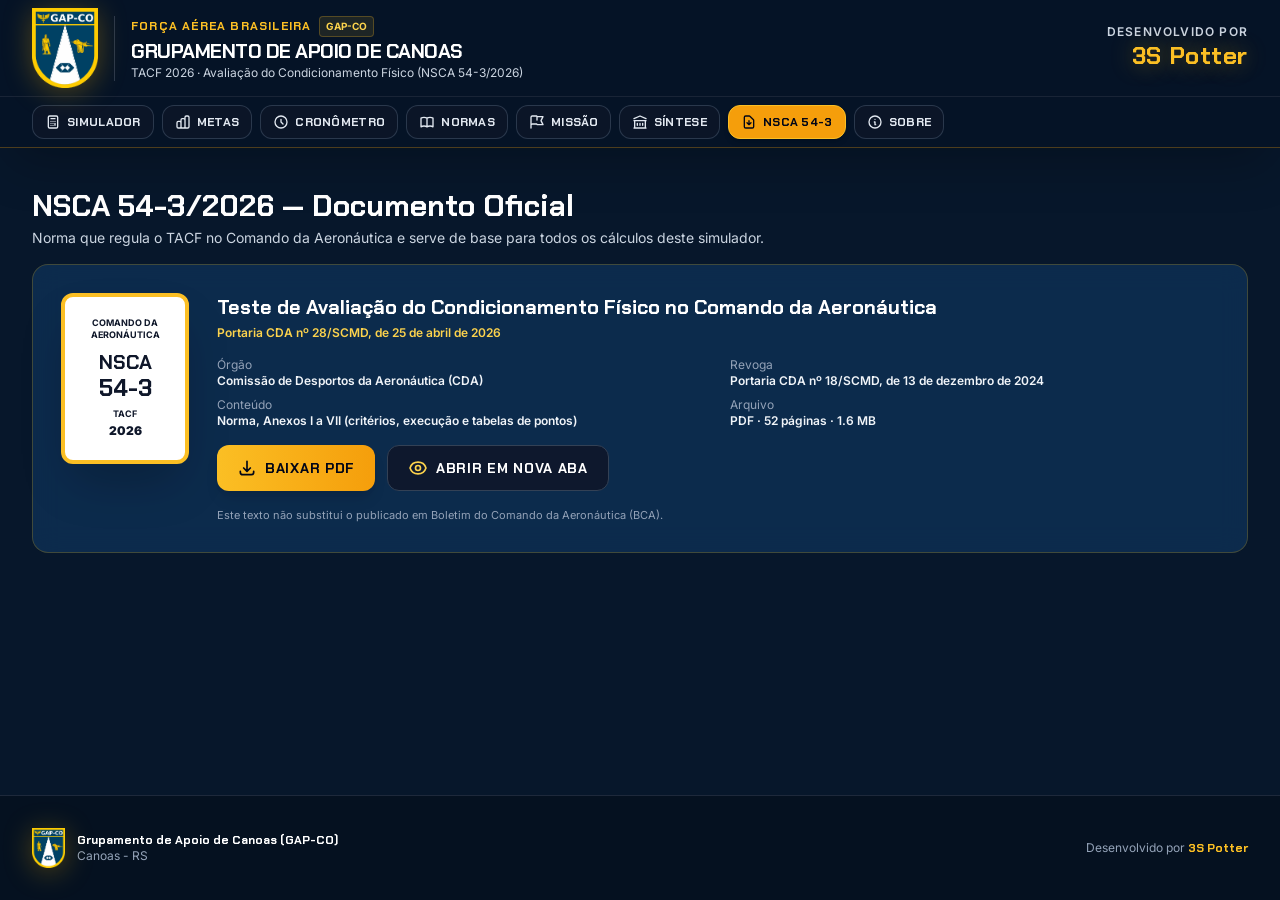
<file: nsca.html>
<!DOCTYPE html>
<html lang="pt-BR">
<head>
  <meta charset="UTF-8">
  <meta name="viewport" content="width=device-width, initial-scale=1.0, viewport-fit=cover">
  <meta name="theme-color" content="#061426">
  <meta name="mobile-web-app-capable" content="yes">
  <meta name="apple-mobile-web-app-capable" content="yes">
  <meta name="apple-mobile-web-app-status-bar-style" content="black-translucent">
  <meta name="apple-mobile-web-app-title" content="TACF 2026">
  <meta name="format-detection" content="telephone=no">
  <title>NSCA 54-3/2026 · TACF 2026 · GAP-CO</title>
  <!-- Estilos (Tailwind compilado e embutido: não depende de CDN) -->
  <style id="tailwind">*,:after,:before{--tw-border-spacing-x:0;--tw-border-spacing-y:0;--tw-translate-x:0;--tw-translate-y:0;--tw-rotate:0;--tw-skew-x:0;--tw-skew-y:0;--tw-scale-x:1;--tw-scale-y:1;--tw-pan-x: ;--tw-pan-y: ;--tw-pinch-zoom: ;--tw-scroll-snap-strictness:proximity;--tw-gradient-from-position: ;--tw-gradient-via-position: ;--tw-gradient-to-position: ;--tw-ordinal: ;--tw-slashed-zero: ;--tw-numeric-figure: ;--tw-numeric-spacing: ;--tw-numeric-fraction: ;--tw-ring-inset: ;--tw-ring-offset-width:0px;--tw-ring-offset-color:#fff;--tw-ring-color:rgba(59,130,246,.5);--tw-ring-offset-shadow:0 0 #0000;--tw-ring-shadow:0 0 #0000;--tw-shadow:0 0 #0000;--tw-shadow-colored:0 0 #0000;--tw-blur: ;--tw-brightness: ;--tw-contrast: ;--tw-grayscale: ;--tw-hue-rotate: ;--tw-invert: ;--tw-saturate: ;--tw-sepia: ;--tw-drop-shadow: ;--tw-backdrop-blur: ;--tw-backdrop-brightness: ;--tw-backdrop-contrast: ;--tw-backdrop-grayscale: ;--tw-backdrop-hue-rotate: ;--tw-backdrop-invert: ;--tw-backdrop-opacity: ;--tw-backdrop-saturate: ;--tw-backdrop-sepia: ;--tw-contain-size: ;--tw-contain-layout: ;--tw-contain-paint: ;--tw-contain-style: }::backdrop{--tw-border-spacing-x:0;--tw-border-spacing-y:0;--tw-translate-x:0;--tw-translate-y:0;--tw-rotate:0;--tw-skew-x:0;--tw-skew-y:0;--tw-scale-x:1;--tw-scale-y:1;--tw-pan-x: ;--tw-pan-y: ;--tw-pinch-zoom: ;--tw-scroll-snap-strictness:proximity;--tw-gradient-from-position: ;--tw-gradient-via-position: ;--tw-gradient-to-position: ;--tw-ordinal: ;--tw-slashed-zero: ;--tw-numeric-figure: ;--tw-numeric-spacing: ;--tw-numeric-fraction: ;--tw-ring-inset: ;--tw-ring-offset-width:0px;--tw-ring-offset-color:#fff;--tw-ring-color:rgba(59,130,246,.5);--tw-ring-offset-shadow:0 0 #0000;--tw-ring-shadow:0 0 #0000;--tw-shadow:0 0 #0000;--tw-shadow-colored:0 0 #0000;--tw-blur: ;--tw-brightness: ;--tw-contrast: ;--tw-grayscale: ;--tw-hue-rotate: ;--tw-invert: ;--tw-saturate: ;--tw-sepia: ;--tw-drop-shadow: ;--tw-backdrop-blur: ;--tw-backdrop-brightness: ;--tw-backdrop-contrast: ;--tw-backdrop-grayscale: ;--tw-backdrop-hue-rotate: ;--tw-backdrop-invert: ;--tw-backdrop-opacity: ;--tw-backdrop-saturate: ;--tw-backdrop-sepia: ;--tw-contain-size: ;--tw-contain-layout: ;--tw-contain-paint: ;--tw-contain-style: }/*! tailwindcss v3.4.19 | MIT License | https://tailwindcss.com*/*,:after,:before{box-sizing:border-box;border:0 solid #e5e7eb}:after,:before{--tw-content:""}:host,html{line-height:1.5;-webkit-text-size-adjust:100%;-moz-tab-size:4;-o-tab-size:4;tab-size:4;font-family:Inter,sans-serif;font-feature-settings:normal;font-variation-settings:normal;-webkit-tap-highlight-color:transparent}body{margin:0;line-height:inherit}hr{height:0;color:inherit;border-top-width:1px}abbr:where([title]){-webkit-text-decoration:underline dotted;text-decoration:underline dotted}h1,h2,h3,h4,h5,h6{font-size:inherit;font-weight:inherit}a{color:inherit;text-decoration:inherit}b,strong{font-weight:bolder}code,kbd,pre,samp{font-family:Chakra Petch,monospace;font-feature-settings:normal;font-variation-settings:normal;font-size:1em}small{font-size:80%}sub,sup{font-size:75%;line-height:0;position:relative;vertical-align:baseline}sub{bottom:-.25em}sup{top:-.5em}table{text-indent:0;border-color:inherit;border-collapse:collapse}button,input,optgroup,select,textarea{font-family:inherit;font-feature-settings:inherit;font-variation-settings:inherit;font-size:100%;font-weight:inherit;line-height:inherit;letter-spacing:inherit;color:inherit;margin:0;padding:0}button,select{text-transform:none}button,input:where([type=button]),input:where([type=reset]),input:where([type=submit]){-webkit-appearance:button;background-color:transparent;background-image:none}:-moz-focusring{outline:auto}:-moz-ui-invalid{box-shadow:none}progress{vertical-align:baseline}::-webkit-inner-spin-button,::-webkit-outer-spin-button{height:auto}[type=search]{-webkit-appearance:textfield;outline-offset:-2px}::-webkit-search-decoration{-webkit-appearance:none}::-webkit-file-upload-button{-webkit-appearance:button;font:inherit}summary{display:list-item}blockquote,dd,dl,figure,h1,h2,h3,h4,h5,h6,hr,p,pre{margin:0}fieldset{margin:0}fieldset,legend{padding:0}menu,ol,ul{list-style:none;margin:0;padding:0}dialog{padding:0}textarea{resize:vertical}input::-moz-placeholder,textarea::-moz-placeholder{opacity:1;color:#9ca3af}input::placeholder,textarea::placeholder{opacity:1;color:#9ca3af}[role=button],button{cursor:pointer}:disabled{cursor:default}audio,canvas,embed,iframe,img,object,svg,video{display:block;vertical-align:middle}img,video{max-width:100%;height:auto}[hidden]:where(:not([hidden=until-found])){display:none}.sr-only{position:absolute;width:1px;height:1px;padding:0;margin:-1px;overflow:hidden;clip:rect(0,0,0,0);white-space:nowrap;border-width:0}.visible{visibility:visible}.fixed{position:fixed}.absolute{position:absolute}.relative{position:relative}.inset-0{inset:0}.inset-x-0{left:0;right:0}.-right-16{right:-4rem}.-top-16{top:-4rem}.bottom-0{bottom:0}.left-0{left:0}.top-1\.5{top:.375rem}.z-10{z-index:10}.z-40{z-index:40}.z-50{z-index:50}.col-span-1{grid-column:span 1/span 1}.col-span-2{grid-column:span 2/span 2}.mx-auto{margin-left:auto;margin-right:auto}.my-1{margin-top:.25rem;margin-bottom:.25rem}.my-2{margin-top:.5rem;margin-bottom:.5rem}.mb-1{margin-bottom:.25rem}.mb-10{margin-bottom:2.5rem}.mb-2{margin-bottom:.5rem}.mb-3{margin-bottom:.75rem}.mb-4{margin-bottom:1rem}.mb-5{margin-bottom:1.25rem}.mb-6{margin-bottom:1.5rem}.mr-2{margin-right:.5rem}.mt-0\.5{margin-top:.125rem}.mt-1{margin-top:.25rem}.mt-1\.5{margin-top:.375rem}.mt-16{margin-top:4rem}.mt-2{margin-top:.5rem}.mt-3{margin-top:.75rem}.mt-4{margin-top:1rem}.mt-6{margin-top:1.5rem}.mt-7{margin-top:1.75rem}.block{display:block}.inline-block{display:inline-block}.flex{display:flex}.inline-flex{display:inline-flex}.table{display:table}.grid{display:grid}.hidden{display:none}.aspect-\[3\/4\]{aspect-ratio:3/4}.h-1{height:.25rem}.h-10{height:2.5rem}.h-12{height:3rem}.h-14{height:3.5rem}.h-16{height:4rem}.h-2{height:.5rem}.h-2\.5{height:.625rem}.h-20{height:5rem}.h-24{height:6rem}.h-3{height:.75rem}.h-3\.5{height:.875rem}.h-4{height:1rem}.h-48{height:12rem}.h-5{height:1.25rem}.h-6{height:1.5rem}.h-full{height:100%}.h-px{height:1px}.max-h-44{max-height:11rem}.min-h-screen{min-height:100vh}.w-1\/4{width:25%}.w-10{width:2.5rem}.w-12{width:3rem}.w-2{width:.5rem}.w-2\.5{width:.625rem}.w-20{width:5rem}.w-24{width:6rem}.w-28{width:7rem}.w-3{width:.75rem}.w-3\.5{width:.875rem}.w-4{width:1rem}.w-48{width:12rem}.w-5{width:1.25rem}.w-6{width:1.5rem}.w-\[calc\(50\%-0\.375rem\)\]{width:calc(50% - .375rem)}.w-auto{width:auto}.w-full{width:100%}.min-w-0{min-width:0}.max-w-2xl{max-width:42rem}.max-w-3xl{max-width:48rem}.max-w-4xl{max-width:56rem}.max-w-6xl{max-width:72rem}.max-w-7xl{max-width:80rem}.max-w-md{max-width:28rem}.max-w-sm{max-width:24rem}.flex-shrink-0,.shrink-0{flex-shrink:0}.flex-grow{flex-grow:1}.transform{transform:translate(var(--tw-translate-x),var(--tw-translate-y)) rotate(var(--tw-rotate)) skewX(var(--tw-skew-x)) skewY(var(--tw-skew-y)) scaleX(var(--tw-scale-x)) scaleY(var(--tw-scale-y))}@keyframes ping{75%,to{transform:scale(2);opacity:0}}.animate-ping{animation:ping 1s cubic-bezier(0,0,.2,1) infinite}.cursor-pointer{cursor:pointer}.scroll-mt-24{scroll-margin-top:6rem}.scroll-mt-28{scroll-margin-top:7rem}.list-disc{list-style-type:disc}.grid-cols-1{grid-template-columns:repeat(1,minmax(0,1fr))}.grid-cols-2{grid-template-columns:repeat(2,minmax(0,1fr))}.grid-cols-4{grid-template-columns:repeat(4,minmax(0,1fr))}.grid-cols-5{grid-template-columns:repeat(5,minmax(0,1fr))}.flex-col{flex-direction:column}.flex-wrap{flex-wrap:wrap}.items-start{align-items:flex-start}.items-end{align-items:flex-end}.items-center{align-items:center}.items-baseline{align-items:baseline}.items-stretch{align-items:stretch}.justify-center{justify-content:center}.justify-between{justify-content:space-between}.gap-0\.5{gap:.125rem}.gap-1{gap:.25rem}.gap-1\.5{gap:.375rem}.gap-12{gap:3rem}.gap-2{gap:.5rem}.gap-3{gap:.75rem}.gap-4{gap:1rem}.gap-5{gap:1.25rem}.gap-8{gap:2rem}.gap-x-3{-moz-column-gap:.75rem;column-gap:.75rem}.gap-x-6{-moz-column-gap:1.5rem;column-gap:1.5rem}.gap-y-1{row-gap:.25rem}.gap-y-2{row-gap:.5rem}.space-x-1>:not([hidden])~:not([hidden]){--tw-space-x-reverse:0;margin-right:calc(.25rem*var(--tw-space-x-reverse));margin-left:calc(.25rem*(1 - var(--tw-space-x-reverse)))}.space-x-2>:not([hidden])~:not([hidden]){--tw-space-x-reverse:0;margin-right:calc(.5rem*var(--tw-space-x-reverse));margin-left:calc(.5rem*(1 - var(--tw-space-x-reverse)))}.space-x-3>:not([hidden])~:not([hidden]){--tw-space-x-reverse:0;margin-right:calc(.75rem*var(--tw-space-x-reverse));margin-left:calc(.75rem*(1 - var(--tw-space-x-reverse)))}.space-y-1>:not([hidden])~:not([hidden]){--tw-space-y-reverse:0;margin-top:calc(.25rem*(1 - var(--tw-space-y-reverse)));margin-bottom:calc(.25rem*var(--tw-space-y-reverse))}.space-y-1\.5>:not([hidden])~:not([hidden]){--tw-space-y-reverse:0;margin-top:calc(.375rem*(1 - var(--tw-space-y-reverse)));margin-bottom:calc(.375rem*var(--tw-space-y-reverse))}.space-y-2>:not([hidden])~:not([hidden]){--tw-space-y-reverse:0;margin-top:calc(.5rem*(1 - var(--tw-space-y-reverse)));margin-bottom:calc(.5rem*var(--tw-space-y-reverse))}.space-y-2\.5>:not([hidden])~:not([hidden]){--tw-space-y-reverse:0;margin-top:calc(.625rem*(1 - var(--tw-space-y-reverse)));margin-bottom:calc(.625rem*var(--tw-space-y-reverse))}.space-y-3>:not([hidden])~:not([hidden]){--tw-space-y-reverse:0;margin-top:calc(.75rem*(1 - var(--tw-space-y-reverse)));margin-bottom:calc(.75rem*var(--tw-space-y-reverse))}.space-y-4>:not([hidden])~:not([hidden]){--tw-space-y-reverse:0;margin-top:calc(1rem*(1 - var(--tw-space-y-reverse)));margin-bottom:calc(1rem*var(--tw-space-y-reverse))}.space-y-5>:not([hidden])~:not([hidden]){--tw-space-y-reverse:0;margin-top:calc(1.25rem*(1 - var(--tw-space-y-reverse)));margin-bottom:calc(1.25rem*var(--tw-space-y-reverse))}.space-y-6>:not([hidden])~:not([hidden]){--tw-space-y-reverse:0;margin-top:calc(1.5rem*(1 - var(--tw-space-y-reverse)));margin-bottom:calc(1.5rem*var(--tw-space-y-reverse))}.space-y-8>:not([hidden])~:not([hidden]){--tw-space-y-reverse:0;margin-top:calc(2rem*(1 - var(--tw-space-y-reverse)));margin-bottom:calc(2rem*var(--tw-space-y-reverse))}.divide-y>:not([hidden])~:not([hidden]){--tw-divide-y-reverse:0;border-top-width:calc(1px*(1 - var(--tw-divide-y-reverse)));border-bottom-width:calc(1px*var(--tw-divide-y-reverse))}.divide-slate-800>:not([hidden])~:not([hidden]){--tw-divide-opacity:1;border-color:rgb(30 41 59/var(--tw-divide-opacity,1))}.self-start{align-self:flex-start}.overflow-hidden{overflow:hidden}.overflow-x-auto{overflow-x:auto}.overflow-y-auto{overflow-y:auto}.truncate{overflow:hidden;text-overflow:ellipsis}.truncate,.whitespace-nowrap{white-space:nowrap}.rounded{border-radius:.25rem}.rounded-2xl{border-radius:1rem}.rounded-3xl{border-radius:1.5rem}.rounded-full{border-radius:9999px}.rounded-lg{border-radius:.5rem}.rounded-md{border-radius:.375rem}.rounded-xl{border-radius:.75rem}.border{border-width:1px}.border-2{border-width:2px}.border-4{border-width:4px}.border-b{border-bottom-width:1px}.border-b-2{border-bottom-width:2px}.border-l{border-left-width:1px}.border-t{border-top-width:1px}.border-amber-400{--tw-border-opacity:1;border-color:rgb(251 191 36/var(--tw-border-opacity,1))}.border-amber-400\/25{border-color:rgba(251,191,36,.25)}.border-amber-400\/30{border-color:rgba(251,191,36,.3)}.border-amber-400\/40{border-color:rgba(251,191,36,.4)}.border-amber-500\/30{border-color:rgba(245,158,11,.3)}.border-amber-500\/40{border-color:rgba(245,158,11,.4)}.border-amber-500\/50{border-color:rgba(245,158,11,.5)}.border-amber-600\/50{border-color:rgba(217,119,6,.5)}.border-black{--tw-border-opacity:1;border-color:rgb(0 0 0/var(--tw-border-opacity,1))}.border-blue-400{--tw-border-opacity:1;border-color:rgb(96 165 250/var(--tw-border-opacity,1))}.border-blue-400\/30{border-color:rgba(96,165,250,.3)}.border-blue-400\/40{border-color:rgba(96,165,250,.4)}.border-emerald-400\/30{border-color:rgba(52,211,153,.3)}.border-emerald-500\/30{border-color:rgba(16,185,129,.3)}.border-emerald-500\/40{border-color:rgba(16,185,129,.4)}.border-pink-400{--tw-border-opacity:1;border-color:rgb(244 114 182/var(--tw-border-opacity,1))}.border-pink-400\/25{border-color:rgba(244,114,182,.25)}.border-rose-400\/30{border-color:rgba(251,113,133,.3)}.border-rose-500\/30{border-color:rgba(244,63,94,.3)}.border-rose-500\/40{border-color:rgba(244,63,94,.4)}.border-slate-500\/30{border-color:rgba(100,116,139,.3)}.border-slate-500\/40{border-color:rgba(100,116,139,.4)}.border-slate-700{--tw-border-opacity:1;border-color:rgb(51 65 85/var(--tw-border-opacity,1))}.border-slate-700\/80{border-color:rgba(51,65,85,.8)}.border-slate-800{--tw-border-opacity:1;border-color:rgb(30 41 59/var(--tw-border-opacity,1))}.border-slate-800\/80{border-color:rgba(30,41,59,.8)}.border-violet-400\/30{border-color:rgba(167,139,250,.3)}.border-yellow-400\/30{border-color:rgba(250,204,21,.3)}.bg-\[\#051120\]{--tw-bg-opacity:1;background-color:rgb(5 17 32/var(--tw-bg-opacity,1))}.bg-\[\#061426\]{--tw-bg-opacity:1;background-color:rgb(6 20 38/var(--tw-bg-opacity,1))}.bg-\[\#061426\]\/95{background-color:rgba(6,20,38,.95)}.bg-amber-400{--tw-bg-opacity:1;background-color:rgb(251 191 36/var(--tw-bg-opacity,1))}.bg-amber-400\/10{background-color:rgba(251,191,36,.1)}.bg-amber-400\/15{background-color:rgba(251,191,36,.15)}.bg-amber-400\/20{background-color:rgba(251,191,36,.2)}.bg-amber-400\/50{background-color:rgba(251,191,36,.5)}.bg-amber-500{--tw-bg-opacity:1;background-color:rgb(245 158 11/var(--tw-bg-opacity,1))}.bg-amber-500\/10{background-color:rgba(245,158,11,.1)}.bg-amber-500\/15{background-color:rgba(245,158,11,.15)}.bg-amber-950\/70{background-color:rgba(69,26,3,.7)}.bg-blue-400{--tw-bg-opacity:1;background-color:rgb(96 165 250/var(--tw-bg-opacity,1))}.bg-blue-400\/10{background-color:rgba(96,165,250,.1)}.bg-blue-500\/15{background-color:rgba(59,130,246,.15)}.bg-blue-500\/20{background-color:rgba(59,130,246,.2)}.bg-blue-600{--tw-bg-opacity:1;background-color:rgb(37 99 235/var(--tw-bg-opacity,1))}.bg-emerald-400{--tw-bg-opacity:1;background-color:rgb(52 211 153/var(--tw-bg-opacity,1))}.bg-emerald-400\/10{background-color:rgba(52,211,153,.1)}.bg-emerald-500{--tw-bg-opacity:1;background-color:rgb(16 185 129/var(--tw-bg-opacity,1))}.bg-emerald-500\/10{background-color:rgba(16,185,129,.1)}.bg-emerald-500\/15{background-color:rgba(16,185,129,.15)}.bg-emerald-500\/20{background-color:rgba(16,185,129,.2)}.bg-gray-100{--tw-bg-opacity:1;background-color:rgb(243 244 246/var(--tw-bg-opacity,1))}.bg-gray-200{--tw-bg-opacity:1;background-color:rgb(229 231 235/var(--tw-bg-opacity,1))}.bg-pink-500\/10{background-color:rgba(236,72,153,.1)}.bg-pink-600{--tw-bg-opacity:1;background-color:rgb(219 39 119/var(--tw-bg-opacity,1))}.bg-rose-500\/15{background-color:rgba(244,63,94,.15)}.bg-rose-500\/20{background-color:rgba(244,63,94,.2)}.bg-slate-400{--tw-bg-opacity:1;background-color:rgb(148 163 184/var(--tw-bg-opacity,1))}.bg-slate-500\/15{background-color:rgba(100,116,139,.15)}.bg-slate-500\/20{background-color:rgba(100,116,139,.2)}.bg-slate-800{--tw-bg-opacity:1;background-color:rgb(30 41 59/var(--tw-bg-opacity,1))}.bg-slate-900{--tw-bg-opacity:1;background-color:rgb(15 23 42/var(--tw-bg-opacity,1))}.bg-slate-900\/70{background-color:rgba(15,23,42,.7)}.bg-slate-900\/80{background-color:rgba(15,23,42,.8)}.bg-slate-900\/90{background-color:rgba(15,23,42,.9)}.bg-slate-950{--tw-bg-opacity:1;background-color:rgb(2 6 23/var(--tw-bg-opacity,1))}.bg-slate-950\/40{background-color:rgba(2,6,23,.4)}.bg-slate-950\/60{background-color:rgba(2,6,23,.6)}.bg-slate-950\/70{background-color:rgba(2,6,23,.7)}.bg-slate-950\/80{background-color:rgba(2,6,23,.8)}.bg-slate-950\/90{background-color:rgba(2,6,23,.9)}.bg-violet-400{--tw-bg-opacity:1;background-color:rgb(167 139 250/var(--tw-bg-opacity,1))}.bg-violet-400\/10{background-color:rgba(167,139,250,.1)}.bg-violet-500\/15{background-color:rgba(139,92,246,.15)}.bg-white{--tw-bg-opacity:1;background-color:rgb(255 255 255/var(--tw-bg-opacity,1))}.bg-yellow-500\/20{background-color:rgba(234,179,8,.2)}.bg-gradient-to-b{background-image:linear-gradient(to bottom,var(--tw-gradient-stops))}.bg-gradient-to-br{background-image:linear-gradient(to bottom right,var(--tw-gradient-stops))}.bg-gradient-to-r{background-image:linear-gradient(to right,var(--tw-gradient-stops))}.from-\[\#061426\]\/80{--tw-gradient-from:rgba(6,20,38,.8) var(--tw-gradient-from-position);--tw-gradient-to:rgba(6,20,38,0) var(--tw-gradient-to-position);--tw-gradient-stops:var(--tw-gradient-from),var(--tw-gradient-to)}.from-amber-300{--tw-gradient-from:#fcd34d var(--tw-gradient-from-position);--tw-gradient-to:rgba(252,211,77,0) var(--tw-gradient-to-position);--tw-gradient-stops:var(--tw-gradient-from),var(--tw-gradient-to)}.from-amber-400{--tw-gradient-from:#fbbf24 var(--tw-gradient-from-position);--tw-gradient-to:rgba(251,191,36,0) var(--tw-gradient-to-position);--tw-gradient-stops:var(--tw-gradient-from),var(--tw-gradient-to)}.from-blue-400{--tw-gradient-from:#60a5fa var(--tw-gradient-from-position);--tw-gradient-to:rgba(96,165,250,0) var(--tw-gradient-to-position);--tw-gradient-stops:var(--tw-gradient-from),var(--tw-gradient-to)}.via-amber-400{--tw-gradient-to:rgba(251,191,36,0) var(--tw-gradient-to-position);--tw-gradient-stops:var(--tw-gradient-from),#fbbf24 var(--tw-gradient-via-position),var(--tw-gradient-to)}.via-amber-500{--tw-gradient-to:rgba(245,158,11,0) var(--tw-gradient-to-position);--tw-gradient-stops:var(--tw-gradient-from),#f59e0b var(--tw-gradient-via-position),var(--tw-gradient-to)}.via-blue-400{--tw-gradient-to:rgba(96,165,250,0) var(--tw-gradient-to-position);--tw-gradient-stops:var(--tw-gradient-from),#60a5fa var(--tw-gradient-via-position),var(--tw-gradient-to)}.via-transparent{--tw-gradient-to:transparent var(--tw-gradient-to-position);--tw-gradient-stops:var(--tw-gradient-from),transparent var(--tw-gradient-via-position),var(--tw-gradient-to)}.to-\[\#07172b\]{--tw-gradient-to:#07172b var(--tw-gradient-to-position)}.to-amber-400{--tw-gradient-to:#fbbf24 var(--tw-gradient-to-position)}.to-amber-500{--tw-gradient-to:#f59e0b var(--tw-gradient-to-position)}.to-blue-600{--tw-gradient-to:#2563eb var(--tw-gradient-to-position)}.to-emerald-400{--tw-gradient-to:#34d399 var(--tw-gradient-to-position)}.bg-clip-text{-webkit-background-clip:text;background-clip:text}.object-contain{-o-object-fit:contain;object-fit:contain}.p-0\.5{padding:.125rem}.p-1{padding:.25rem}.p-10{padding:2.5rem}.p-2{padding:.5rem}.p-3{padding:.75rem}.p-3\.5{padding:.875rem}.p-4{padding:1rem}.p-5{padding:1.25rem}.p-6{padding:1.5rem}.px-1{padding-left:.25rem;padding-right:.25rem}.px-1\.5{padding-left:.375rem;padding-right:.375rem}.px-2{padding-left:.5rem;padding-right:.5rem}.px-2\.5{padding-left:.625rem;padding-right:.625rem}.px-3{padding-left:.75rem;padding-right:.75rem}.px-3\.5{padding-left:.875rem;padding-right:.875rem}.px-4{padding-left:1rem;padding-right:1rem}.px-5{padding-left:1.25rem;padding-right:1.25rem}.px-6{padding-left:1.5rem;padding-right:1.5rem}.py-0\.5{padding-top:.125rem;padding-bottom:.125rem}.py-1{padding-top:.25rem;padding-bottom:.25rem}.py-1\.5{padding-top:.375rem;padding-bottom:.375rem}.py-2{padding-top:.5rem;padding-bottom:.5rem}.py-2\.5{padding-top:.625rem;padding-bottom:.625rem}.py-3{padding-top:.75rem;padding-bottom:.75rem}.py-3\.5{padding-top:.875rem;padding-bottom:.875rem}.py-4{padding-top:1rem;padding-bottom:1rem}.py-6{padding-top:1.5rem;padding-bottom:1.5rem}.py-8{padding-top:2rem;padding-bottom:2rem}.pb-1{padding-bottom:.25rem}.pb-10{padding-bottom:2.5rem}.pb-2{padding-bottom:.5rem}.pb-3{padding-bottom:.75rem}.pb-4{padding-bottom:1rem}.pl-3{padding-left:.75rem}.pl-4{padding-left:1rem}.pl-8{padding-left:2rem}.pt-1{padding-top:.25rem}.pt-2{padding-top:.5rem}.pt-2\.5{padding-top:.625rem}.pt-4{padding-top:1rem}.pt-8{padding-top:2rem}.pt-\[env\(safe-area-inset-top\)\]{padding-top:env(safe-area-inset-top)}.text-left{text-align:left}.text-center{text-align:center}.text-right{text-align:right}.font-militar{font-family:Chakra Petch,sans-serif}.font-mono{font-family:Chakra Petch,monospace}.font-sans{font-family:Inter,sans-serif}.text-2xl{font-size:1.5rem;line-height:2rem}.text-3xl{font-size:1.875rem;line-height:2.25rem}.text-5xl{font-size:3rem;line-height:1}.text-\[10px\]{font-size:10px}.text-\[11px\]{font-size:11px}.text-\[13px\]{font-size:13px}.text-\[2\.6rem\]{font-size:2.6rem}.text-\[3\.4rem\]{font-size:3.4rem}.text-\[9px\]{font-size:9px}.text-base{font-size:1rem;line-height:1.5rem}.text-lg{font-size:1.125rem;line-height:1.75rem}.text-sm{font-size:.875rem;line-height:1.25rem}.text-xl{font-size:1.25rem;line-height:1.75rem}.text-xs{font-size:.75rem;line-height:1rem}.font-black{font-weight:900}.font-bold{font-weight:700}.font-extrabold{font-weight:800}.font-medium{font-weight:500}.font-semibold{font-weight:600}.uppercase{text-transform:uppercase}.italic{font-style:italic}.leading-none{line-height:1}.leading-relaxed{line-height:1.625}.leading-snug{line-height:1.375}.leading-tight{line-height:1.25}.tracking-\[0\.25em\]{letter-spacing:.25em}.tracking-tight{letter-spacing:-.025em}.tracking-wide{letter-spacing:.025em}.tracking-wider{letter-spacing:.05em}.tracking-widest{letter-spacing:.1em}.text-amber-100{--tw-text-opacity:1;color:rgb(254 243 199/var(--tw-text-opacity,1))}.text-amber-200{--tw-text-opacity:1;color:rgb(253 230 138/var(--tw-text-opacity,1))}.text-amber-300{--tw-text-opacity:1;color:rgb(252 211 77/var(--tw-text-opacity,1))}.text-amber-300\/90{color:rgba(252,211,77,.9)}.text-amber-400{--tw-text-opacity:1;color:rgb(251 191 36/var(--tw-text-opacity,1))}.text-black{--tw-text-opacity:1;color:rgb(0 0 0/var(--tw-text-opacity,1))}.text-blue-200{--tw-text-opacity:1;color:rgb(191 219 254/var(--tw-text-opacity,1))}.text-blue-300{--tw-text-opacity:1;color:rgb(147 197 253/var(--tw-text-opacity,1))}.text-blue-400{--tw-text-opacity:1;color:rgb(96 165 250/var(--tw-text-opacity,1))}.text-emerald-300{--tw-text-opacity:1;color:rgb(110 231 183/var(--tw-text-opacity,1))}.text-emerald-400{--tw-text-opacity:1;color:rgb(52 211 153/var(--tw-text-opacity,1))}.text-pink-300{--tw-text-opacity:1;color:rgb(249 168 212/var(--tw-text-opacity,1))}.text-rose-200{--tw-text-opacity:1;color:rgb(254 205 211/var(--tw-text-opacity,1))}.text-rose-300{--tw-text-opacity:1;color:rgb(253 164 175/var(--tw-text-opacity,1))}.text-rose-400{--tw-text-opacity:1;color:rgb(251 113 133/var(--tw-text-opacity,1))}.text-slate-100{--tw-text-opacity:1;color:rgb(241 245 249/var(--tw-text-opacity,1))}.text-slate-200{--tw-text-opacity:1;color:rgb(226 232 240/var(--tw-text-opacity,1))}.text-slate-300{--tw-text-opacity:1;color:rgb(203 213 225/var(--tw-text-opacity,1))}.text-slate-400{--tw-text-opacity:1;color:rgb(148 163 184/var(--tw-text-opacity,1))}.text-slate-500{--tw-text-opacity:1;color:rgb(100 116 139/var(--tw-text-opacity,1))}.text-slate-900{--tw-text-opacity:1;color:rgb(15 23 42/var(--tw-text-opacity,1))}.text-slate-950{--tw-text-opacity:1;color:rgb(2 6 23/var(--tw-text-opacity,1))}.text-transparent{color:transparent}.text-violet-300{--tw-text-opacity:1;color:rgb(196 181 253/var(--tw-text-opacity,1))}.text-white{--tw-text-opacity:1;color:rgb(255 255 255/var(--tw-text-opacity,1))}.text-yellow-300{--tw-text-opacity:1;color:rgb(253 224 71/var(--tw-text-opacity,1))}.text-yellow-400{--tw-text-opacity:1;color:rgb(250 204 21/var(--tw-text-opacity,1))}.underline{text-decoration-line:underline}.decoration-amber-500\/50{text-decoration-color:rgba(245,158,11,.5)}.decoration-4{text-decoration-thickness:4px}.underline-offset-8{text-underline-offset:8px}.antialiased{-webkit-font-smoothing:antialiased;-moz-osx-font-smoothing:grayscale}.accent-amber-400{accent-color:#fbbf24}.accent-blue-400{accent-color:#60a5fa}.accent-emerald-400{accent-color:#34d399}.accent-pink-400{accent-color:#f472b6}.accent-violet-400{accent-color:#a78bfa}.opacity-40{opacity:.4}.opacity-50{opacity:.5}.opacity-60{opacity:.6}.shadow-2xl{--tw-shadow:0 25px 50px -12px rgba(0,0,0,.25);--tw-shadow-colored:0 25px 50px -12px var(--tw-shadow-color)}.shadow-2xl,.shadow-\[0_0_14px_rgba\(244\2c 180\2c 0\2c 0\.35\)\]{box-shadow:var(--tw-ring-offset-shadow,0 0 #0000),var(--tw-ring-shadow,0 0 #0000),var(--tw-shadow)}.shadow-\[0_0_14px_rgba\(244\2c 180\2c 0\2c 0\.35\)\]{--tw-shadow:0 0 14px rgba(244,180,0,.35);--tw-shadow-colored:0 0 14px var(--tw-shadow-color)}.shadow-\[0_0_18px_rgba\(244\2c 180\2c 0\2c 0\.35\)\]{--tw-shadow:0 0 18px rgba(244,180,0,.35);--tw-shadow-colored:0 0 18px var(--tw-shadow-color);box-shadow:var(--tw-ring-offset-shadow,0 0 #0000),var(--tw-ring-shadow,0 0 #0000),var(--tw-shadow)}.shadow-\[0_0_20px_rgba\(244\2c 180\2c 0\2c 0\.35\)\]{--tw-shadow:0 0 20px rgba(244,180,0,.35);--tw-shadow-colored:0 0 20px var(--tw-shadow-color)}.shadow-\[0_0_20px_rgba\(244\2c 180\2c 0\2c 0\.35\)\],.shadow-inner{box-shadow:var(--tw-ring-offset-shadow,0 0 #0000),var(--tw-ring-shadow,0 0 #0000),var(--tw-shadow)}.shadow-inner{--tw-shadow:inset 0 2px 4px 0 rgba(0,0,0,.05);--tw-shadow-colored:inset 0 2px 4px 0 var(--tw-shadow-color)}.shadow-lg{--tw-shadow:0 10px 15px -3px rgba(0,0,0,.1),0 4px 6px -4px rgba(0,0,0,.1);--tw-shadow-colored:0 10px 15px -3px var(--tw-shadow-color),0 4px 6px -4px var(--tw-shadow-color)}.shadow-lg,.shadow-md{box-shadow:var(--tw-ring-offset-shadow,0 0 #0000),var(--tw-ring-shadow,0 0 #0000),var(--tw-shadow)}.shadow-md{--tw-shadow:0 4px 6px -1px rgba(0,0,0,.1),0 2px 4px -2px rgba(0,0,0,.1);--tw-shadow-colored:0 4px 6px -1px var(--tw-shadow-color),0 2px 4px -2px var(--tw-shadow-color)}.shadow-emerald-500\/20{--tw-shadow-color:rgba(16,185,129,.2);--tw-shadow:var(--tw-shadow-colored)}.ring-4{--tw-ring-offset-shadow:var(--tw-ring-inset) 0 0 0 var(--tw-ring-offset-width) var(--tw-ring-offset-color);--tw-ring-shadow:var(--tw-ring-inset) 0 0 0 calc(4px + var(--tw-ring-offset-width)) var(--tw-ring-color);box-shadow:var(--tw-ring-offset-shadow),var(--tw-ring-shadow),var(--tw-shadow,0 0 #0000)}.ring-\[\#07172b\]{--tw-ring-opacity:1;--tw-ring-color:rgb(7 23 43/var(--tw-ring-opacity,1))}.blur{--tw-blur:blur(8px)}.blur,.blur-2xl{filter:var(--tw-blur) var(--tw-brightness) var(--tw-contrast) var(--tw-grayscale) var(--tw-hue-rotate) var(--tw-invert) var(--tw-saturate) var(--tw-sepia) var(--tw-drop-shadow)}.blur-2xl{--tw-blur:blur(40px)}.drop-shadow{--tw-drop-shadow:drop-shadow(0 1px 2px rgba(0,0,0,.1)) drop-shadow(0 1px 1px rgba(0,0,0,.06))}.drop-shadow,.drop-shadow-\[0_0_20px_rgba\(244\2c 180\2c 0\2c 0\.3\)\]{filter:var(--tw-blur) var(--tw-brightness) var(--tw-contrast) var(--tw-grayscale) var(--tw-hue-rotate) var(--tw-invert) var(--tw-saturate) var(--tw-sepia) var(--tw-drop-shadow)}.drop-shadow-\[0_0_20px_rgba\(244\2c 180\2c 0\2c 0\.3\)\]{--tw-drop-shadow:drop-shadow(0 0 20px rgba(244,180,0,.3))}.filter{filter:var(--tw-blur) var(--tw-brightness) var(--tw-contrast) var(--tw-grayscale) var(--tw-hue-rotate) var(--tw-invert) var(--tw-saturate) var(--tw-sepia) var(--tw-drop-shadow)}.backdrop-blur-md{--tw-backdrop-blur:blur(12px)}.backdrop-blur-md,.backdrop-blur-sm{-webkit-backdrop-filter:var(--tw-backdrop-blur) var(--tw-backdrop-brightness) var(--tw-backdrop-contrast) var(--tw-backdrop-grayscale) var(--tw-backdrop-hue-rotate) var(--tw-backdrop-invert) var(--tw-backdrop-opacity) var(--tw-backdrop-saturate) var(--tw-backdrop-sepia);backdrop-filter:var(--tw-backdrop-blur) var(--tw-backdrop-brightness) var(--tw-backdrop-contrast) var(--tw-backdrop-grayscale) var(--tw-backdrop-hue-rotate) var(--tw-backdrop-invert) var(--tw-backdrop-opacity) var(--tw-backdrop-saturate) var(--tw-backdrop-sepia)}.backdrop-blur-sm{--tw-backdrop-blur:blur(4px)}.backdrop-filter{-webkit-backdrop-filter:var(--tw-backdrop-blur) var(--tw-backdrop-brightness) var(--tw-backdrop-contrast) var(--tw-backdrop-grayscale) var(--tw-backdrop-hue-rotate) var(--tw-backdrop-invert) var(--tw-backdrop-opacity) var(--tw-backdrop-saturate) var(--tw-backdrop-sepia);backdrop-filter:var(--tw-backdrop-blur) var(--tw-backdrop-brightness) var(--tw-backdrop-contrast) var(--tw-backdrop-grayscale) var(--tw-backdrop-hue-rotate) var(--tw-backdrop-invert) var(--tw-backdrop-opacity) var(--tw-backdrop-saturate) var(--tw-backdrop-sepia)}.transition{transition-property:color,background-color,border-color,text-decoration-color,fill,stroke,opacity,box-shadow,transform,filter,-webkit-backdrop-filter;transition-property:color,background-color,border-color,text-decoration-color,fill,stroke,opacity,box-shadow,transform,filter,backdrop-filter;transition-property:color,background-color,border-color,text-decoration-color,fill,stroke,opacity,box-shadow,transform,filter,backdrop-filter,-webkit-backdrop-filter;transition-timing-function:cubic-bezier(.4,0,.2,1);transition-duration:.15s}.transition-all{transition-property:all;transition-timing-function:cubic-bezier(.4,0,.2,1);transition-duration:.15s}.transition-colors{transition-property:color,background-color,border-color,text-decoration-color,fill,stroke;transition-timing-function:cubic-bezier(.4,0,.2,1);transition-duration:.15s}.transition-transform{transition-property:transform;transition-timing-function:cubic-bezier(.4,0,.2,1);transition-duration:.15s}.duration-300{transition-duration:.3s}.ease-out{transition-timing-function:cubic-bezier(0,0,.2,1)}.selection\:bg-amber-400 ::-moz-selection{--tw-bg-opacity:1;background-color:rgb(251 191 36/var(--tw-bg-opacity,1))}.selection\:bg-amber-400 ::selection{--tw-bg-opacity:1;background-color:rgb(251 191 36/var(--tw-bg-opacity,1))}.selection\:text-slate-950 ::-moz-selection{--tw-text-opacity:1;color:rgb(2 6 23/var(--tw-text-opacity,1))}.selection\:text-slate-950 ::selection{--tw-text-opacity:1;color:rgb(2 6 23/var(--tw-text-opacity,1))}.selection\:bg-amber-400::-moz-selection{--tw-bg-opacity:1;background-color:rgb(251 191 36/var(--tw-bg-opacity,1))}.selection\:bg-amber-400::selection{--tw-bg-opacity:1;background-color:rgb(251 191 36/var(--tw-bg-opacity,1))}.selection\:text-slate-950::-moz-selection{--tw-text-opacity:1;color:rgb(2 6 23/var(--tw-text-opacity,1))}.selection\:text-slate-950::selection{--tw-text-opacity:1;color:rgb(2 6 23/var(--tw-text-opacity,1))}.before\:absolute:before{content:var(--tw-content);position:absolute}.before\:bottom-2:before{content:var(--tw-content);bottom:.5rem}.before\:left-\[9px\]:before{content:var(--tw-content);left:9px}.before\:top-2:before{content:var(--tw-content);top:.5rem}.before\:w-0\.5:before{content:var(--tw-content);width:.125rem}.before\:bg-gradient-to-b:before{content:var(--tw-content);background-image:linear-gradient(to bottom,var(--tw-gradient-stops))}.before\:from-amber-400:before{content:var(--tw-content);--tw-gradient-from:#fbbf24 var(--tw-gradient-from-position);--tw-gradient-to:rgba(251,191,36,0) var(--tw-gradient-to-position);--tw-gradient-stops:var(--tw-gradient-from),var(--tw-gradient-to)}.before\:via-amber-400\/40:before{content:var(--tw-content);--tw-gradient-to:rgba(251,191,36,0) var(--tw-gradient-to-position);--tw-gradient-stops:var(--tw-gradient-from),rgba(251,191,36,.4) var(--tw-gradient-via-position),var(--tw-gradient-to)}.before\:to-blue-400\/60:before{content:var(--tw-content);--tw-gradient-to:rgba(96,165,250,.6) var(--tw-gradient-to-position)}.hover\:-translate-y-0\.5:hover{--tw-translate-y:-0.125rem}.hover\:-translate-y-0\.5:hover,.hover\:-translate-y-1:hover{transform:translate(var(--tw-translate-x),var(--tw-translate-y)) rotate(var(--tw-rotate)) skewX(var(--tw-skew-x)) skewY(var(--tw-skew-y)) scaleX(var(--tw-scale-x)) scaleY(var(--tw-scale-y))}.hover\:-translate-y-1:hover{--tw-translate-y:-0.25rem}.hover\:scale-105:hover{--tw-scale-x:1.05;--tw-scale-y:1.05;transform:translate(var(--tw-translate-x),var(--tw-translate-y)) rotate(var(--tw-rotate)) skewX(var(--tw-skew-x)) skewY(var(--tw-skew-y)) scaleX(var(--tw-scale-x)) scaleY(var(--tw-scale-y))}.hover\:border-amber-400\/50:hover{border-color:rgba(251,191,36,.5)}.hover\:border-amber-400\/60:hover{border-color:rgba(251,191,36,.6)}.hover\:border-amber-400\/70:hover{border-color:rgba(251,191,36,.7)}.hover\:bg-amber-300:hover{--tw-bg-opacity:1;background-color:rgb(252 211 77/var(--tw-bg-opacity,1))}.hover\:bg-amber-400:hover{--tw-bg-opacity:1;background-color:rgb(251 191 36/var(--tw-bg-opacity,1))}.hover\:bg-amber-400\/10:hover{background-color:rgba(251,191,36,.1)}.hover\:bg-amber-900\/80:hover{background-color:rgba(120,53,15,.8)}.hover\:bg-emerald-300:hover{--tw-bg-opacity:1;background-color:rgb(110 231 183/var(--tw-bg-opacity,1))}.hover\:bg-slate-700:hover{--tw-bg-opacity:1;background-color:rgb(51 65 85/var(--tw-bg-opacity,1))}.hover\:bg-slate-800:hover{--tw-bg-opacity:1;background-color:rgb(30 41 59/var(--tw-bg-opacity,1))}.hover\:bg-slate-800\/40:hover{background-color:rgba(30,41,59,.4)}.hover\:from-amber-300:hover{--tw-gradient-from:#fcd34d var(--tw-gradient-from-position);--tw-gradient-to:rgba(252,211,77,0) var(--tw-gradient-to-position);--tw-gradient-stops:var(--tw-gradient-from),var(--tw-gradient-to)}.hover\:to-amber-400:hover{--tw-gradient-to:#fbbf24 var(--tw-gradient-to-position)}.hover\:text-amber-200:hover{--tw-text-opacity:1;color:rgb(253 230 138/var(--tw-text-opacity,1))}.hover\:text-amber-300:hover{--tw-text-opacity:1;color:rgb(252 211 77/var(--tw-text-opacity,1))}.hover\:text-emerald-300:hover{--tw-text-opacity:1;color:rgb(110 231 183/var(--tw-text-opacity,1))}.hover\:text-white:hover{--tw-text-opacity:1;color:rgb(255 255 255/var(--tw-text-opacity,1))}.hover\:brightness-110:hover{--tw-brightness:brightness(1.1);filter:var(--tw-blur) var(--tw-brightness) var(--tw-contrast) var(--tw-grayscale) var(--tw-hue-rotate) var(--tw-invert) var(--tw-saturate) var(--tw-sepia) var(--tw-drop-shadow)}.focus\:border-amber-400:focus{--tw-border-opacity:1;border-color:rgb(251 191 36/var(--tw-border-opacity,1))}.focus\:border-blue-400:focus{--tw-border-opacity:1;border-color:rgb(96 165 250/var(--tw-border-opacity,1))}.focus\:border-emerald-400:focus{--tw-border-opacity:1;border-color:rgb(52 211 153/var(--tw-border-opacity,1))}.focus\:border-violet-400:focus{--tw-border-opacity:1;border-color:rgb(167 139 250/var(--tw-border-opacity,1))}.focus\:outline-none:focus{outline:2px solid transparent;outline-offset:2px}.disabled\:cursor-not-allowed:disabled{cursor:not-allowed}.disabled\:opacity-40:disabled{opacity:.4}@media (min-width:360px){.min-\[360px\]\:text-\[10px\]{font-size:10px}}@media (min-width:380px){.min-\[380px\]\:text-5xl{font-size:3rem;line-height:1}.min-\[380px\]\:text-6xl{font-size:3.75rem;line-height:1}.min-\[380px\]\:text-xs{font-size:.75rem;line-height:1rem}}@media (min-width:640px){.sm\:col-span-1{grid-column:span 1/span 1}.sm\:col-span-2{grid-column:span 2/span 2}.sm\:mb-6{margin-bottom:1.5rem}.sm\:mt-8{margin-top:2rem}.sm\:inline{display:inline}.sm\:flex{display:flex}.sm\:inline-flex{display:inline-flex}.sm\:hidden{display:none}.sm\:h-14{height:3.5rem}.sm\:h-20{height:5rem}.sm\:h-24{height:6rem}.sm\:h-28{height:7rem}.sm\:h-32{height:8rem}.sm\:h-7{height:1.75rem}.sm\:w-14{width:3.5rem}.sm\:w-16{width:4rem}.sm\:w-32{width:8rem}.sm\:w-7{width:1.75rem}.sm\:w-\[calc\(33\.333\%-0\.667rem\)\]{width:calc(33.333% - .667rem)}.sm\:w-auto{width:auto}.sm\:max-w-none{max-width:none}.sm\:grid-cols-2{grid-template-columns:repeat(2,minmax(0,1fr))}.sm\:grid-cols-3{grid-template-columns:repeat(3,minmax(0,1fr))}.sm\:grid-cols-4{grid-template-columns:repeat(4,minmax(0,1fr))}.sm\:flex-row{flex-direction:row}.sm\:flex-wrap{flex-wrap:wrap}.sm\:items-start{align-items:flex-start}.sm\:items-center{align-items:center}.sm\:gap-1\.5{gap:.375rem}.sm\:gap-2{gap:.5rem}.sm\:gap-4{gap:1rem}.sm\:gap-6{gap:1.5rem}.sm\:gap-7{gap:1.75rem}.sm\:space-x-4>:not([hidden])~:not([hidden]){--tw-space-x-reverse:0;margin-right:calc(1rem*var(--tw-space-x-reverse));margin-left:calc(1rem*(1 - var(--tw-space-x-reverse)))}.sm\:space-y-10>:not([hidden])~:not([hidden]){--tw-space-y-reverse:0;margin-top:calc(2.5rem*(1 - var(--tw-space-y-reverse)));margin-bottom:calc(2.5rem*var(--tw-space-y-reverse))}.sm\:space-y-5>:not([hidden])~:not([hidden]){--tw-space-y-reverse:0;margin-top:calc(1.25rem*(1 - var(--tw-space-y-reverse)));margin-bottom:calc(1.25rem*var(--tw-space-y-reverse))}.sm\:space-y-8>:not([hidden])~:not([hidden]){--tw-space-y-reverse:0;margin-top:calc(2rem*(1 - var(--tw-space-y-reverse)));margin-bottom:calc(2rem*var(--tw-space-y-reverse))}.sm\:self-auto{align-self:auto}.sm\:p-4{padding:1rem}.sm\:p-5{padding:1.25rem}.sm\:p-6{padding:1.5rem}.sm\:p-7{padding:1.75rem}.sm\:p-8{padding:2rem}.sm\:px-3{padding-left:.75rem;padding-right:.75rem}.sm\:px-6{padding-left:1.5rem;padding-right:1.5rem}.sm\:py-10{padding-top:2.5rem;padding-bottom:2.5rem}.sm\:py-6{padding-top:1.5rem;padding-bottom:1.5rem}.sm\:pb-20{padding-bottom:5rem}.sm\:pl-10{padding-left:2.5rem}.sm\:pl-4{padding-left:1rem}.sm\:pt-16{padding-top:4rem}.sm\:text-left{text-align:left}.sm\:text-2xl{font-size:1.5rem;line-height:2rem}.sm\:text-3xl{font-size:1.875rem;line-height:2.25rem}.sm\:text-4xl{font-size:2.25rem;line-height:2.5rem}.sm\:text-6xl{font-size:3.75rem;line-height:1}.sm\:text-7xl{font-size:4.5rem;line-height:1}.sm\:text-8xl{font-size:6rem;line-height:1}.sm\:text-\[11px\]{font-size:11px}.sm\:text-base{font-size:1rem;line-height:1.5rem}.sm\:text-lg{font-size:1.125rem;line-height:1.75rem}.sm\:text-sm{font-size:.875rem;line-height:1.25rem}.sm\:text-xl{font-size:1.25rem;line-height:1.75rem}.sm\:text-xs{font-size:.75rem;line-height:1rem}.sm\:tracking-wide{letter-spacing:.025em}.sm\:tracking-widest{letter-spacing:.1em}.sm\:decoration-8{text-decoration-thickness:8px}}@media (min-width:768px){.md\:mx-0{margin-left:0;margin-right:0}.md\:block{display:block}.md\:hidden{display:none}.md\:grid-cols-2{grid-template-columns:repeat(2,minmax(0,1fr))}.md\:grid-cols-\[auto\2c 1fr\]{grid-template-columns:auto 1fr}.md\:flex-row{flex-direction:row}.md\:items-center{align-items:center}.md\:text-right{text-align:right}.md\:text-8xl{font-size:6rem;line-height:1}}@media (min-width:1024px){.lg\:sticky{position:sticky}.lg\:top-0{top:0}.lg\:top-28{top:7rem}.lg\:col-span-5{grid-column:span 5/span 5}.lg\:col-span-7{grid-column:span 7/span 7}.lg\:hidden{display:none}.lg\:w-\[calc\(25\%-0\.75rem\)\]{width:calc(25% - .75rem)}.lg\:grid-cols-12{grid-template-columns:repeat(12,minmax(0,1fr))}.lg\:px-4{padding-left:1rem;padding-right:1rem}.lg\:px-8{padding-left:2rem;padding-right:2rem}.lg\:pb-8{padding-bottom:2rem}.lg\:text-2xl{font-size:1.5rem;line-height:2rem}.lg\:text-9xl{font-size:8rem;line-height:1}.lg\:text-xs{font-size:.75rem;line-height:1rem}}@media (min-width:1280px){.xl\:flex{display:flex}.xl\:flex-shrink-0{flex-shrink:0}.xl\:items-center{align-items:center}}</style>
  <!-- Google Fonts: Inter e Chakra Petch (Militar/Aeronáutico) -->
  <link rel="preconnect" href="https://fonts.googleapis.com">
  <link rel="preconnect" href="https://fonts.gstatic.com" crossorigin>
  <link href="https://fonts.googleapis.com/css2?family=Chakra+Petch:wght@500;600;700;800;900&family=Inter:wght@300;400;500;600;700;800;900&display=swap" rel="stylesheet">


  <style>
    html { -webkit-text-size-adjust: 100%; text-size-adjust: 100%; scroll-padding-top: 9rem; }
    body {
      overflow-x: hidden;
      background-color: #07172b;
      color: #f8fafc;
      font-family: 'Inter', sans-serif;
    }

    /* Textura de Fundo Sutil de Grade Militar */
    .bg-grid-tactical {
      background-image: radial-gradient(rgba(244, 180, 0, 0.12) 1px, transparent 1px);
      background-size: 28px 28px;
    }

    .glass-panel {
      background: rgba(15, 49, 86, 0.78);
      -webkit-backdrop-filter: blur(14px);
      backdrop-filter: blur(14px);
      border: 1px solid rgba(244, 180, 0, 0.22);
    }

    .glass-hero {
      background: radial-gradient(circle at 50% 30%, rgba(19, 78, 141, 0.35) 0%, rgba(8, 28, 51, 0.88) 100%);
      border: 1px solid rgba(244, 180, 0, 0.35);
    }

    /* Brilho dourado para elementos de honra militar */
    .gold-glow {
      text-shadow: 0 0 25px rgba(244, 180, 0, 0.45);
    }
    .badge-shadow {
      filter: drop-shadow(0 4px 14px rgba(244, 180, 0, 0.3));
    }

    /* ---------- Responsividade (celular, tablet e notebook) ---------- */
    /* Evita o zoom automático do iPhone ao tocar em campos (exige fonte >= 16px) */
    @media (max-width: 1023px) {
      input[type="text"], input[type="number"], select { font-size: 16px !important; }
    }
    /* Controles deslizantes mais fáceis de usar com o dedo */
    input[type="range"] { height: 28px; touch-action: pan-y; }
    button, a, label { -webkit-tap-highlight-color: transparent; touch-action: manipulation; }
    /* Remove setas dos campos numéricos (mais espaço no celular) */
    input[type="number"]::-webkit-outer-spin-button, input[type="number"]::-webkit-inner-spin-button { -webkit-appearance: none; margin: 0; }
    input[type="number"] { -moz-appearance: textfield; appearance: textfield; }
    /* Espaço para a barra fixa de resultado no celular/tablet */
    @media (max-width: 1023px) { body { padding-bottom: calc(76px + env(safe-area-inset-bottom)); } }
    .safe-bottom { padding-bottom: calc(0.6rem + env(safe-area-inset-bottom)); }
    @media (prefers-reduced-motion: reduce) { *, *::before, *::after { animation: none !important; transition: none !important; scroll-behavior: auto !important; } }

    .abas { scrollbar-width: none; -webkit-overflow-scrolling: touch; }
    .abas::-webkit-scrollbar { display: none; }

    /* Otimização Estrita para Impressão da Ficha do TACF */
    @media print {
      body {
        background-color: #ffffff !important;
        color: #000000 !important;
      }
      .no-print {
        display: none !important;
      }
      .print-only {
        display: block !important;
      }
      body { padding-bottom: 0 !important; }
      .glass-panel, .glass-hero {
        background: #ffffff !important;
        color: #000000 !important;
        border: 1px solid #999999 !important;
        box-shadow: none !important;
      }
    }
  </style>
</head>
<body class="min-h-screen flex flex-col antialiased selection:bg-amber-400 selection:text-slate-950">

  <!-- ==================== TOPO & CABEÇALHO COM BRASÃO OFICIAL ==================== -->
  <header class="no-print relative lg:sticky lg:top-0 z-50 pt-[env(safe-area-inset-top)] bg-[#061426]/95 backdrop-blur-md border-b border-amber-500/30 shadow-2xl">
    <div class="max-w-7xl mx-auto px-4 sm:px-6 lg:px-8">
      <div class="flex items-center justify-between gap-2 h-16 sm:h-24">
        
        <!-- Canto Superior Esquerdo: Brasão Oficial GAP-CO e Identificação Militar -->
        <div class="flex items-center space-x-3 sm:space-x-4 min-w-0">
          <!-- Brasão do GAP-CO com imagem e fallback SVG de alta precisão militar -->
          <div class="relative flex-shrink-0 flex items-center justify-center">
            <img 
              src="[data-uri]" 
              alt="Brasão GAP-CO" 
              id="gapco-img-badge"
              class="h-12 sm:h-20 w-auto object-contain badge-shadow transition-transform hover:scale-105 duration-300"
            />
          </div>

          <div class="border-l border-slate-700/80 pl-3 sm:pl-4 min-w-0">
            <div class="flex items-center space-x-2">
              <span class="text-[10px] sm:text-xs font-bold tracking-widest text-amber-400 uppercase font-militar truncate">FORÇA AÉREA BRASILEIRA</span>
              <span class="hidden sm:inline-flex items-center px-1.5 py-0.5 rounded text-[10px] font-bold bg-amber-400/10 text-amber-300 border border-amber-400/25">GAP-CO</span>
            </div>
            <h1 class="text-[13px] sm:text-xl font-extrabold tracking-tight text-white leading-tight font-militar">
              GRUPAMENTO DE APOIO DE CANOAS
            </h1>
            <p class="text-[11px] sm:text-xs text-slate-300"><span class="sm:hidden">TACF 2026 · NSCA 54-3/2026</span><span class="hidden sm:inline">TACF 2026 · Avaliação do Condicionamento Físico (NSCA 54-3/2026)</span></p>
          </div>
        </div>

        <div class="hidden sm:flex flex-col items-end text-right flex-shrink-0 leading-tight">
          <span class="text-[11px] lg:text-xs font-semibold uppercase tracking-widest text-slate-300">Desenvolvido por</span>
          <span class="text-lg lg:text-2xl font-black text-amber-400 font-militar tracking-wide gold-glow">3S Potter</span>
        </div>
      </div>
    </div>
    <!-- Barra de abas -->
    <nav aria-label="Páginas" class="border-t border-slate-800/80">
      <div class="max-w-7xl mx-auto px-4 sm:px-6 lg:px-8">
        <div class="abas grid grid-cols-4 gap-1.5 sm:gap-2 py-2 xl:flex xl:items-center">
          <a href="index.html" id="nav-index" title="Simulador" class="min-w-0 xl:flex-shrink-0 flex flex-col sm:flex-row items-center justify-center gap-0.5 sm:gap-1.5 px-1 sm:px-3 py-2 rounded-xl border text-[9px] min-[360px]:text-[10px] sm:text-xs font-bold font-militar uppercase tracking-tight sm:tracking-wide whitespace-nowrap transition-colors bg-slate-900/70 text-slate-200 border-slate-700/80 hover:border-amber-400/60 hover:text-amber-300">
            <svg class="w-4 h-4 flex-shrink-0" fill="none" stroke="currentColor" viewBox="0 0 24 24" aria-hidden="true"><path stroke-linecap="round" stroke-linejoin="round" stroke-width="2" d="M9 7h6m0 10v-3m-3 3h.01M9 17h.01M9 14h.01M12 14h.01M15 11h.01M12 11h.01M9 11h.01M7 21h10a2 2 0 002-2V5a2 2 0 00-2-2H7a2 2 0 00-2 2v14a2 2 0 002 2z"/></svg>Simulador
          </a>
          <a href="metas.html" id="nav-metas" title="Metas" class="min-w-0 xl:flex-shrink-0 flex flex-col sm:flex-row items-center justify-center gap-0.5 sm:gap-1.5 px-1 sm:px-3 py-2 rounded-xl border text-[9px] min-[360px]:text-[10px] sm:text-xs font-bold font-militar uppercase tracking-tight sm:tracking-wide whitespace-nowrap transition-colors bg-slate-900/70 text-slate-200 border-slate-700/80 hover:border-amber-400/60 hover:text-amber-300">
            <svg class="w-4 h-4 flex-shrink-0" fill="none" stroke="currentColor" viewBox="0 0 24 24" aria-hidden="true"><path stroke-linecap="round" stroke-linejoin="round" stroke-width="2" d="M9 19v-6a2 2 0 00-2-2H5a2 2 0 00-2 2v6a2 2 0 002 2h2a2 2 0 002-2zm0 0V9a2 2 0 012-2h2a2 2 0 012 2v10m-6 0a2 2 0 002 2h2a2 2 0 002-2m0 0V5a2 2 0 012-2h2a2 2 0 012 2v14a2 2 0 01-2 2h-2a2 2 0 01-2-2z"/></svg>Metas
          </a>
          <a href="cronometro.html" id="nav-cronometro" title="Cronômetro" class="min-w-0 xl:flex-shrink-0 flex flex-col sm:flex-row items-center justify-center gap-0.5 sm:gap-1.5 px-1 sm:px-3 py-2 rounded-xl border text-[9px] min-[360px]:text-[10px] sm:text-xs font-bold font-militar uppercase tracking-tight sm:tracking-wide whitespace-nowrap transition-colors bg-slate-900/70 text-slate-200 border-slate-700/80 hover:border-amber-400/60 hover:text-amber-300">
            <svg class="w-4 h-4 flex-shrink-0" fill="none" stroke="currentColor" viewBox="0 0 24 24" aria-hidden="true"><path stroke-linecap="round" stroke-linejoin="round" stroke-width="2" d="M12 8v4l3 3m6-3a9 9 0 11-18 0 9 9 0 0118 0z"/></svg>Cronômetro
          </a>
          <a href="normas.html" id="nav-normas" title="Normas" class="min-w-0 xl:flex-shrink-0 flex flex-col sm:flex-row items-center justify-center gap-0.5 sm:gap-1.5 px-1 sm:px-3 py-2 rounded-xl border text-[9px] min-[360px]:text-[10px] sm:text-xs font-bold font-militar uppercase tracking-tight sm:tracking-wide whitespace-nowrap transition-colors bg-slate-900/70 text-slate-200 border-slate-700/80 hover:border-amber-400/60 hover:text-amber-300">
            <svg class="w-4 h-4 flex-shrink-0" fill="none" stroke="currentColor" viewBox="0 0 24 24" aria-hidden="true"><path stroke-linecap="round" stroke-linejoin="round" stroke-width="2" d="M12 6.253v13m0-13C10.832 5.477 9.246 5 7.5 5S4.168 5.477 3 6.253v13C4.168 18.477 5.754 18 7.5 18s3.332.477 4.5 1.253m0-13C13.168 5.477 14.754 5 16.5 5c1.747 0 3.332.477 4.5 1.253v13C19.832 18.477 18.247 18 16.5 18c-1.746 0-3.332.477-4.5 1.253"/></svg>Normas
          </a>
          <a href="missao.html" id="nav-missao" title="Missão" class="min-w-0 xl:flex-shrink-0 flex flex-col sm:flex-row items-center justify-center gap-0.5 sm:gap-1.5 px-1 sm:px-3 py-2 rounded-xl border text-[9px] min-[360px]:text-[10px] sm:text-xs font-bold font-militar uppercase tracking-tight sm:tracking-wide whitespace-nowrap transition-colors bg-slate-900/70 text-slate-200 border-slate-700/80 hover:border-amber-400/60 hover:text-amber-300">
            <svg class="w-4 h-4 flex-shrink-0" fill="none" stroke="currentColor" viewBox="0 0 24 24" aria-hidden="true"><path stroke-linecap="round" stroke-linejoin="round" stroke-width="2" d="M3 21v-4m0 0V5a2 2 0 012-2h6.5l1 1H21l-3 6 3 6h-8.5l-1-1H5a2 2 0 00-2 2zm9-13.5V9"/></svg>Missão
          </a>
          <a href="sintese.html" id="nav-sintese" title="Síntese" class="min-w-0 xl:flex-shrink-0 flex flex-col sm:flex-row items-center justify-center gap-0.5 sm:gap-1.5 px-1 sm:px-3 py-2 rounded-xl border text-[9px] min-[360px]:text-[10px] sm:text-xs font-bold font-militar uppercase tracking-tight sm:tracking-wide whitespace-nowrap transition-colors bg-slate-900/70 text-slate-200 border-slate-700/80 hover:border-amber-400/60 hover:text-amber-300">
            <svg class="w-4 h-4 flex-shrink-0" fill="none" stroke="currentColor" viewBox="0 0 24 24" aria-hidden="true"><path stroke-linecap="round" stroke-linejoin="round" stroke-width="2" d="M8 14v3m4-3v3m4-3v3M3 21h18M3 10h18M3 7l9-4 9 4M4 10h16v11H4V10z"/></svg>Síntese
          </a>
          <a href="nsca.html" id="nav-nsca" title="NSCA 54-3" aria-current="page" class="min-w-0 xl:flex-shrink-0 flex flex-col sm:flex-row items-center justify-center gap-0.5 sm:gap-1.5 px-1 sm:px-3 py-2 rounded-xl border text-[9px] min-[360px]:text-[10px] sm:text-xs font-bold font-militar uppercase tracking-tight sm:tracking-wide whitespace-nowrap transition-colors bg-amber-500 text-slate-950 border-amber-400 shadow-md">
            <svg class="w-4 h-4 flex-shrink-0" fill="none" stroke="currentColor" viewBox="0 0 24 24" aria-hidden="true"><path stroke-linecap="round" stroke-linejoin="round" stroke-width="2" d="M12 10v6m0 0l-3-3m3 3l3-3m2 8H7a2 2 0 01-2-2V5a2 2 0 012-2h5.586a1 1 0 01.707.293l5.414 5.414a1 1 0 01.293.707V19a2 2 0 01-2 2z"/></svg>NSCA 54-3
          </a>
          <a href="sobre.html" id="nav-sobre" title="Sobre" class="min-w-0 xl:flex-shrink-0 flex flex-col sm:flex-row items-center justify-center gap-0.5 sm:gap-1.5 px-1 sm:px-3 py-2 rounded-xl border text-[9px] min-[360px]:text-[10px] sm:text-xs font-bold font-militar uppercase tracking-tight sm:tracking-wide whitespace-nowrap transition-colors bg-slate-900/70 text-slate-200 border-slate-700/80 hover:border-amber-400/60 hover:text-amber-300">
            <svg class="w-4 h-4 flex-shrink-0" fill="none" stroke="currentColor" viewBox="0 0 24 24" aria-hidden="true"><path stroke-linecap="round" stroke-linejoin="round" stroke-width="2" d="M13 16h-1v-4h-1m1-4h.01M21 12a9 9 0 11-18 0 9 9 0 0118 0z"/></svg>Sobre
          </a>
        </div>
      </div>
    </nav>
  </header>

  <main class="no-print flex-grow max-w-7xl w-full mx-auto px-4 sm:px-6 lg:px-8 py-6 sm:py-10 space-y-6 sm:space-y-8">
    <section class="space-y-4">
      <div>
        <h2 class="text-xl sm:text-3xl font-black text-white font-militar">NSCA 54-3/2026 — Documento Oficial</h2>
        <p class="text-sm text-slate-300 mt-1">Norma que regula o TACF no Comando da Aeronáutica e serve de base para todos os cálculos deste simulador.</p>
      </div>

      <div class="glass-panel rounded-2xl p-5 sm:p-7 border border-slate-700/80 grid grid-cols-1 md:grid-cols-[auto,1fr] gap-5 sm:gap-7 items-start">
        <div class="mx-auto md:mx-0 w-28 sm:w-32 aspect-[3/4] rounded-xl bg-white text-slate-900 shadow-2xl flex flex-col items-center justify-center text-center p-3 border-4 border-amber-400">
          <div class="text-[9px] font-bold uppercase leading-tight">Comando da Aeronáutica</div>
          <div class="text-xl font-black font-militar mt-2">NSCA</div>
          <div class="text-2xl font-black font-militar leading-none">54-3</div>
          <div class="text-[9px] font-bold uppercase mt-2 leading-tight">TACF</div>
          <div class="text-xs font-black mt-1">2026</div>
        </div>
        <div class="space-y-4 min-w-0">
          <div>
            <h3 class="text-lg sm:text-xl font-bold text-white font-militar leading-snug">Teste de Avaliação do Condicionamento Físico no Comando da Aeronáutica</h3>
            <p class="text-xs text-amber-300 font-semibold mt-1">Portaria CDA nº 28/SCMD, de 25 de abril de 2026</p>
          </div>
          <dl class="grid grid-cols-1 sm:grid-cols-2 gap-x-6 gap-y-2 text-xs">
            <div><dt class="text-slate-400">Órgão</dt><dd class="text-slate-100 font-semibold">Comissão de Desportos da Aeronáutica (CDA)</dd></div>
            <div><dt class="text-slate-400">Revoga</dt><dd class="text-slate-100 font-semibold">Portaria CDA nº 18/SCMD, de 13 de dezembro de 2024</dd></div>
            <div><dt class="text-slate-400">Conteúdo</dt><dd class="text-slate-100 font-semibold">Norma, Anexos I a VII (critérios, execução e tabelas de pontos)</dd></div>
            <div><dt class="text-slate-400">Arquivo</dt><dd class="text-slate-100 font-semibold">PDF · 52 páginas · 1.6 MB</dd></div>
          </dl>
          <div class="flex flex-col sm:flex-row gap-3">
            <a href="NSCA_54-3_2026.pdf" download="NSCA_54-3_2026.pdf" class="inline-flex items-center justify-center gap-2 px-5 py-3 rounded-xl font-black text-slate-950 bg-gradient-to-r from-amber-400 to-amber-500 hover:brightness-110 shadow-lg font-militar uppercase tracking-wider text-sm">
              <svg class="w-5 h-5" fill="none" stroke="currentColor" viewBox="0 0 24 24" aria-hidden="true"><path stroke-linecap="round" stroke-linejoin="round" stroke-width="2" d="M4 16v1a3 3 0 003 3h10a3 3 0 003-3v-1m-4-4l-4 4m0 0l-4-4m4 4V4"/></svg>
              Baixar PDF
            </a>
            <a href="NSCA_54-3_2026.pdf" target="_blank" rel="noopener" class="inline-flex items-center justify-center gap-2 px-5 py-3 rounded-xl font-bold text-white bg-slate-900/90 hover:bg-slate-800 border border-slate-700 hover:border-amber-400/50 font-militar uppercase tracking-wider text-sm">
              <svg class="w-5 h-5 text-amber-300" fill="none" stroke="currentColor" viewBox="0 0 24 24" aria-hidden="true"><path stroke-linecap="round" stroke-linejoin="round" stroke-width="2" d="M15 12a3 3 0 11-6 0 3 3 0 016 0z"/><path stroke-linecap="round" stroke-linejoin="round" stroke-width="2" d="M2.458 12C3.732 7.943 7.523 5 12 5c4.478 0 8.268 2.943 9.542 7-1.274 4.057-5.064 7-9.542 7-4.477 0-8.268-2.943-9.542-7z"/></svg>
              Abrir em nova aba
            </a>
          </div>
          <p class="text-[11px] text-slate-400">Este texto não substitui o publicado em Boletim do Comando da Aeronáutica (BCA).</p>
        </div>
      </div>
    </section>
  </main>

  <!-- ==================== RODAPÉ OFICIAL ==================== -->
  <footer class="no-print bg-[#051120] border-t border-slate-800 py-8 lg:pb-8 text-slate-400 text-xs">
    <div class="max-w-7xl mx-auto px-4 sm:px-6 lg:px-8 flex flex-col md:flex-row items-center justify-between gap-4">
      <div class="flex items-center space-x-3">
        <img src="[data-uri]" alt="Brasão GAP-CO" class="h-10 w-auto object-contain flex-shrink-0 badge-shadow" loading="lazy">
        <div>
          <div class="font-bold text-white font-militar">Grupamento de Apoio de Canoas (GAP-CO)</div>
          <div>Canoas - RS</div>
        </div>
      </div>
      <div class="text-center md:text-right">
        <div>Desenvolvido por <span class="font-bold text-amber-400 font-militar">3S Potter</span></div>
      </div>
    </div>
  </footer>
</body>
</html>
</file>
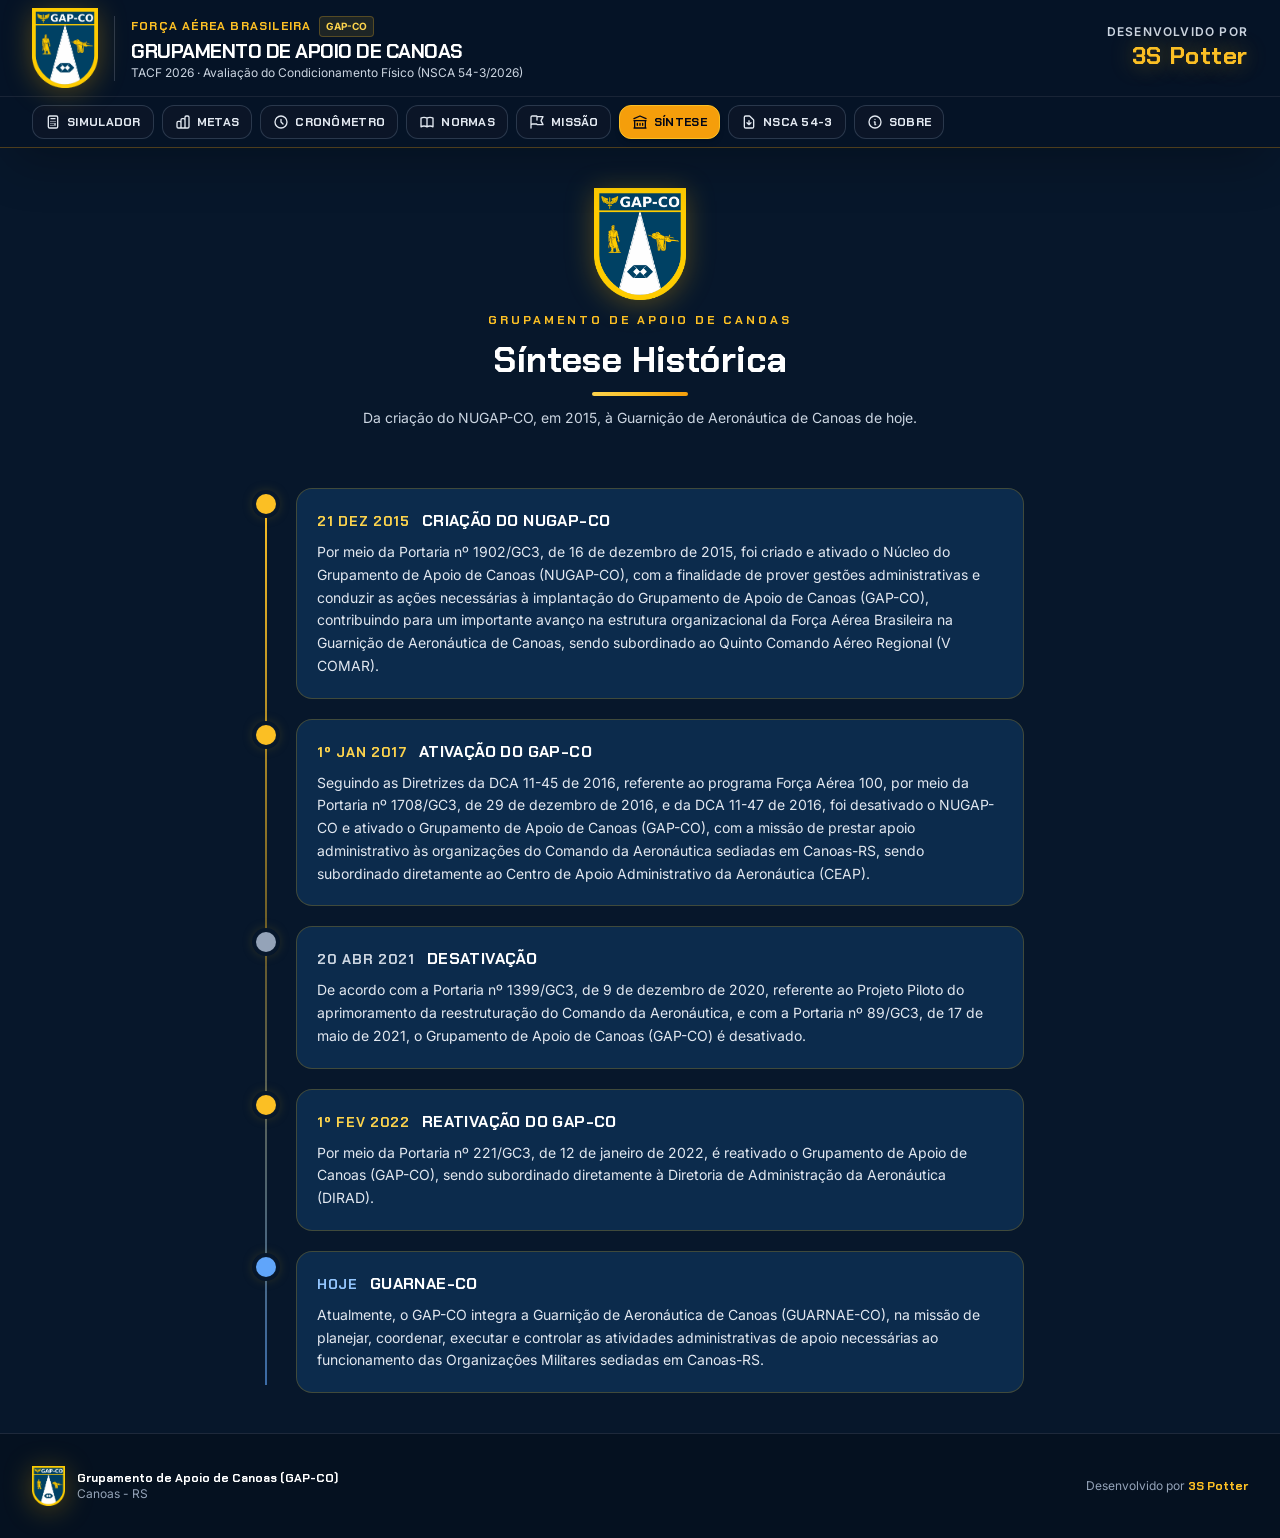
<file: sintese.html>
<!DOCTYPE html>
<html lang="pt-BR">
<head>
  <meta charset="UTF-8">
  <meta name="viewport" content="width=device-width, initial-scale=1.0, viewport-fit=cover">
  <meta name="theme-color" content="#061426">
  <meta name="mobile-web-app-capable" content="yes">
  <meta name="apple-mobile-web-app-capable" content="yes">
  <meta name="apple-mobile-web-app-status-bar-style" content="black-translucent">
  <meta name="apple-mobile-web-app-title" content="TACF 2026">
  <meta name="format-detection" content="telephone=no">
  <title>Síntese Histórica · GAP-CO</title>
  <!-- Estilos (Tailwind compilado e embutido: não depende de CDN) -->
  <style id="tailwind">*,:after,:before{--tw-border-spacing-x:0;--tw-border-spacing-y:0;--tw-translate-x:0;--tw-translate-y:0;--tw-rotate:0;--tw-skew-x:0;--tw-skew-y:0;--tw-scale-x:1;--tw-scale-y:1;--tw-pan-x: ;--tw-pan-y: ;--tw-pinch-zoom: ;--tw-scroll-snap-strictness:proximity;--tw-gradient-from-position: ;--tw-gradient-via-position: ;--tw-gradient-to-position: ;--tw-ordinal: ;--tw-slashed-zero: ;--tw-numeric-figure: ;--tw-numeric-spacing: ;--tw-numeric-fraction: ;--tw-ring-inset: ;--tw-ring-offset-width:0px;--tw-ring-offset-color:#fff;--tw-ring-color:rgba(59,130,246,.5);--tw-ring-offset-shadow:0 0 #0000;--tw-ring-shadow:0 0 #0000;--tw-shadow:0 0 #0000;--tw-shadow-colored:0 0 #0000;--tw-blur: ;--tw-brightness: ;--tw-contrast: ;--tw-grayscale: ;--tw-hue-rotate: ;--tw-invert: ;--tw-saturate: ;--tw-sepia: ;--tw-drop-shadow: ;--tw-backdrop-blur: ;--tw-backdrop-brightness: ;--tw-backdrop-contrast: ;--tw-backdrop-grayscale: ;--tw-backdrop-hue-rotate: ;--tw-backdrop-invert: ;--tw-backdrop-opacity: ;--tw-backdrop-saturate: ;--tw-backdrop-sepia: ;--tw-contain-size: ;--tw-contain-layout: ;--tw-contain-paint: ;--tw-contain-style: }::backdrop{--tw-border-spacing-x:0;--tw-border-spacing-y:0;--tw-translate-x:0;--tw-translate-y:0;--tw-rotate:0;--tw-skew-x:0;--tw-skew-y:0;--tw-scale-x:1;--tw-scale-y:1;--tw-pan-x: ;--tw-pan-y: ;--tw-pinch-zoom: ;--tw-scroll-snap-strictness:proximity;--tw-gradient-from-position: ;--tw-gradient-via-position: ;--tw-gradient-to-position: ;--tw-ordinal: ;--tw-slashed-zero: ;--tw-numeric-figure: ;--tw-numeric-spacing: ;--tw-numeric-fraction: ;--tw-ring-inset: ;--tw-ring-offset-width:0px;--tw-ring-offset-color:#fff;--tw-ring-color:rgba(59,130,246,.5);--tw-ring-offset-shadow:0 0 #0000;--tw-ring-shadow:0 0 #0000;--tw-shadow:0 0 #0000;--tw-shadow-colored:0 0 #0000;--tw-blur: ;--tw-brightness: ;--tw-contrast: ;--tw-grayscale: ;--tw-hue-rotate: ;--tw-invert: ;--tw-saturate: ;--tw-sepia: ;--tw-drop-shadow: ;--tw-backdrop-blur: ;--tw-backdrop-brightness: ;--tw-backdrop-contrast: ;--tw-backdrop-grayscale: ;--tw-backdrop-hue-rotate: ;--tw-backdrop-invert: ;--tw-backdrop-opacity: ;--tw-backdrop-saturate: ;--tw-backdrop-sepia: ;--tw-contain-size: ;--tw-contain-layout: ;--tw-contain-paint: ;--tw-contain-style: }/*! tailwindcss v3.4.19 | MIT License | https://tailwindcss.com*/*,:after,:before{box-sizing:border-box;border:0 solid #e5e7eb}:after,:before{--tw-content:""}:host,html{line-height:1.5;-webkit-text-size-adjust:100%;-moz-tab-size:4;-o-tab-size:4;tab-size:4;font-family:Inter,sans-serif;font-feature-settings:normal;font-variation-settings:normal;-webkit-tap-highlight-color:transparent}body{margin:0;line-height:inherit}hr{height:0;color:inherit;border-top-width:1px}abbr:where([title]){-webkit-text-decoration:underline dotted;text-decoration:underline dotted}h1,h2,h3,h4,h5,h6{font-size:inherit;font-weight:inherit}a{color:inherit;text-decoration:inherit}b,strong{font-weight:bolder}code,kbd,pre,samp{font-family:Chakra Petch,monospace;font-feature-settings:normal;font-variation-settings:normal;font-size:1em}small{font-size:80%}sub,sup{font-size:75%;line-height:0;position:relative;vertical-align:baseline}sub{bottom:-.25em}sup{top:-.5em}table{text-indent:0;border-color:inherit;border-collapse:collapse}button,input,optgroup,select,textarea{font-family:inherit;font-feature-settings:inherit;font-variation-settings:inherit;font-size:100%;font-weight:inherit;line-height:inherit;letter-spacing:inherit;color:inherit;margin:0;padding:0}button,select{text-transform:none}button,input:where([type=button]),input:where([type=reset]),input:where([type=submit]){-webkit-appearance:button;background-color:transparent;background-image:none}:-moz-focusring{outline:auto}:-moz-ui-invalid{box-shadow:none}progress{vertical-align:baseline}::-webkit-inner-spin-button,::-webkit-outer-spin-button{height:auto}[type=search]{-webkit-appearance:textfield;outline-offset:-2px}::-webkit-search-decoration{-webkit-appearance:none}::-webkit-file-upload-button{-webkit-appearance:button;font:inherit}summary{display:list-item}blockquote,dd,dl,figure,h1,h2,h3,h4,h5,h6,hr,p,pre{margin:0}fieldset{margin:0}fieldset,legend{padding:0}menu,ol,ul{list-style:none;margin:0;padding:0}dialog{padding:0}textarea{resize:vertical}input::-moz-placeholder,textarea::-moz-placeholder{opacity:1;color:#9ca3af}input::placeholder,textarea::placeholder{opacity:1;color:#9ca3af}[role=button],button{cursor:pointer}:disabled{cursor:default}audio,canvas,embed,iframe,img,object,svg,video{display:block;vertical-align:middle}img,video{max-width:100%;height:auto}[hidden]:where(:not([hidden=until-found])){display:none}.sr-only{position:absolute;width:1px;height:1px;padding:0;margin:-1px;overflow:hidden;clip:rect(0,0,0,0);white-space:nowrap;border-width:0}.visible{visibility:visible}.fixed{position:fixed}.absolute{position:absolute}.relative{position:relative}.inset-0{inset:0}.inset-x-0{left:0;right:0}.-right-16{right:-4rem}.-top-16{top:-4rem}.bottom-0{bottom:0}.left-0{left:0}.top-1\.5{top:.375rem}.z-10{z-index:10}.z-40{z-index:40}.z-50{z-index:50}.col-span-1{grid-column:span 1/span 1}.col-span-2{grid-column:span 2/span 2}.mx-auto{margin-left:auto;margin-right:auto}.my-1{margin-top:.25rem;margin-bottom:.25rem}.my-2{margin-top:.5rem;margin-bottom:.5rem}.mb-1{margin-bottom:.25rem}.mb-10{margin-bottom:2.5rem}.mb-2{margin-bottom:.5rem}.mb-3{margin-bottom:.75rem}.mb-4{margin-bottom:1rem}.mb-5{margin-bottom:1.25rem}.mb-6{margin-bottom:1.5rem}.mr-2{margin-right:.5rem}.mt-0\.5{margin-top:.125rem}.mt-1{margin-top:.25rem}.mt-1\.5{margin-top:.375rem}.mt-16{margin-top:4rem}.mt-2{margin-top:.5rem}.mt-3{margin-top:.75rem}.mt-4{margin-top:1rem}.mt-6{margin-top:1.5rem}.mt-7{margin-top:1.75rem}.block{display:block}.inline-block{display:inline-block}.flex{display:flex}.inline-flex{display:inline-flex}.table{display:table}.grid{display:grid}.hidden{display:none}.aspect-\[3\/4\]{aspect-ratio:3/4}.h-1{height:.25rem}.h-10{height:2.5rem}.h-12{height:3rem}.h-14{height:3.5rem}.h-16{height:4rem}.h-2{height:.5rem}.h-2\.5{height:.625rem}.h-20{height:5rem}.h-24{height:6rem}.h-3{height:.75rem}.h-3\.5{height:.875rem}.h-4{height:1rem}.h-48{height:12rem}.h-5{height:1.25rem}.h-6{height:1.5rem}.h-full{height:100%}.h-px{height:1px}.max-h-44{max-height:11rem}.min-h-screen{min-height:100vh}.w-1\/4{width:25%}.w-10{width:2.5rem}.w-12{width:3rem}.w-2{width:.5rem}.w-2\.5{width:.625rem}.w-20{width:5rem}.w-24{width:6rem}.w-28{width:7rem}.w-3{width:.75rem}.w-3\.5{width:.875rem}.w-4{width:1rem}.w-48{width:12rem}.w-5{width:1.25rem}.w-6{width:1.5rem}.w-\[calc\(50\%-0\.375rem\)\]{width:calc(50% - .375rem)}.w-auto{width:auto}.w-full{width:100%}.min-w-0{min-width:0}.max-w-2xl{max-width:42rem}.max-w-3xl{max-width:48rem}.max-w-4xl{max-width:56rem}.max-w-6xl{max-width:72rem}.max-w-7xl{max-width:80rem}.max-w-md{max-width:28rem}.max-w-sm{max-width:24rem}.flex-shrink-0,.shrink-0{flex-shrink:0}.flex-grow{flex-grow:1}.transform{transform:translate(var(--tw-translate-x),var(--tw-translate-y)) rotate(var(--tw-rotate)) skewX(var(--tw-skew-x)) skewY(var(--tw-skew-y)) scaleX(var(--tw-scale-x)) scaleY(var(--tw-scale-y))}@keyframes ping{75%,to{transform:scale(2);opacity:0}}.animate-ping{animation:ping 1s cubic-bezier(0,0,.2,1) infinite}.cursor-pointer{cursor:pointer}.scroll-mt-24{scroll-margin-top:6rem}.scroll-mt-28{scroll-margin-top:7rem}.list-disc{list-style-type:disc}.grid-cols-1{grid-template-columns:repeat(1,minmax(0,1fr))}.grid-cols-2{grid-template-columns:repeat(2,minmax(0,1fr))}.grid-cols-4{grid-template-columns:repeat(4,minmax(0,1fr))}.grid-cols-5{grid-template-columns:repeat(5,minmax(0,1fr))}.flex-col{flex-direction:column}.flex-wrap{flex-wrap:wrap}.items-start{align-items:flex-start}.items-end{align-items:flex-end}.items-center{align-items:center}.items-baseline{align-items:baseline}.items-stretch{align-items:stretch}.justify-center{justify-content:center}.justify-between{justify-content:space-between}.gap-0\.5{gap:.125rem}.gap-1{gap:.25rem}.gap-1\.5{gap:.375rem}.gap-12{gap:3rem}.gap-2{gap:.5rem}.gap-3{gap:.75rem}.gap-4{gap:1rem}.gap-5{gap:1.25rem}.gap-8{gap:2rem}.gap-x-3{-moz-column-gap:.75rem;column-gap:.75rem}.gap-x-6{-moz-column-gap:1.5rem;column-gap:1.5rem}.gap-y-1{row-gap:.25rem}.gap-y-2{row-gap:.5rem}.space-x-1>:not([hidden])~:not([hidden]){--tw-space-x-reverse:0;margin-right:calc(.25rem*var(--tw-space-x-reverse));margin-left:calc(.25rem*(1 - var(--tw-space-x-reverse)))}.space-x-2>:not([hidden])~:not([hidden]){--tw-space-x-reverse:0;margin-right:calc(.5rem*var(--tw-space-x-reverse));margin-left:calc(.5rem*(1 - var(--tw-space-x-reverse)))}.space-x-3>:not([hidden])~:not([hidden]){--tw-space-x-reverse:0;margin-right:calc(.75rem*var(--tw-space-x-reverse));margin-left:calc(.75rem*(1 - var(--tw-space-x-reverse)))}.space-y-1>:not([hidden])~:not([hidden]){--tw-space-y-reverse:0;margin-top:calc(.25rem*(1 - var(--tw-space-y-reverse)));margin-bottom:calc(.25rem*var(--tw-space-y-reverse))}.space-y-1\.5>:not([hidden])~:not([hidden]){--tw-space-y-reverse:0;margin-top:calc(.375rem*(1 - var(--tw-space-y-reverse)));margin-bottom:calc(.375rem*var(--tw-space-y-reverse))}.space-y-2>:not([hidden])~:not([hidden]){--tw-space-y-reverse:0;margin-top:calc(.5rem*(1 - var(--tw-space-y-reverse)));margin-bottom:calc(.5rem*var(--tw-space-y-reverse))}.space-y-2\.5>:not([hidden])~:not([hidden]){--tw-space-y-reverse:0;margin-top:calc(.625rem*(1 - var(--tw-space-y-reverse)));margin-bottom:calc(.625rem*var(--tw-space-y-reverse))}.space-y-3>:not([hidden])~:not([hidden]){--tw-space-y-reverse:0;margin-top:calc(.75rem*(1 - var(--tw-space-y-reverse)));margin-bottom:calc(.75rem*var(--tw-space-y-reverse))}.space-y-4>:not([hidden])~:not([hidden]){--tw-space-y-reverse:0;margin-top:calc(1rem*(1 - var(--tw-space-y-reverse)));margin-bottom:calc(1rem*var(--tw-space-y-reverse))}.space-y-5>:not([hidden])~:not([hidden]){--tw-space-y-reverse:0;margin-top:calc(1.25rem*(1 - var(--tw-space-y-reverse)));margin-bottom:calc(1.25rem*var(--tw-space-y-reverse))}.space-y-6>:not([hidden])~:not([hidden]){--tw-space-y-reverse:0;margin-top:calc(1.5rem*(1 - var(--tw-space-y-reverse)));margin-bottom:calc(1.5rem*var(--tw-space-y-reverse))}.space-y-8>:not([hidden])~:not([hidden]){--tw-space-y-reverse:0;margin-top:calc(2rem*(1 - var(--tw-space-y-reverse)));margin-bottom:calc(2rem*var(--tw-space-y-reverse))}.divide-y>:not([hidden])~:not([hidden]){--tw-divide-y-reverse:0;border-top-width:calc(1px*(1 - var(--tw-divide-y-reverse)));border-bottom-width:calc(1px*var(--tw-divide-y-reverse))}.divide-slate-800>:not([hidden])~:not([hidden]){--tw-divide-opacity:1;border-color:rgb(30 41 59/var(--tw-divide-opacity,1))}.self-start{align-self:flex-start}.overflow-hidden{overflow:hidden}.overflow-x-auto{overflow-x:auto}.overflow-y-auto{overflow-y:auto}.truncate{overflow:hidden;text-overflow:ellipsis}.truncate,.whitespace-nowrap{white-space:nowrap}.rounded{border-radius:.25rem}.rounded-2xl{border-radius:1rem}.rounded-3xl{border-radius:1.5rem}.rounded-full{border-radius:9999px}.rounded-lg{border-radius:.5rem}.rounded-md{border-radius:.375rem}.rounded-xl{border-radius:.75rem}.border{border-width:1px}.border-2{border-width:2px}.border-4{border-width:4px}.border-b{border-bottom-width:1px}.border-b-2{border-bottom-width:2px}.border-l{border-left-width:1px}.border-t{border-top-width:1px}.border-amber-400{--tw-border-opacity:1;border-color:rgb(251 191 36/var(--tw-border-opacity,1))}.border-amber-400\/25{border-color:rgba(251,191,36,.25)}.border-amber-400\/30{border-color:rgba(251,191,36,.3)}.border-amber-400\/40{border-color:rgba(251,191,36,.4)}.border-amber-500\/30{border-color:rgba(245,158,11,.3)}.border-amber-500\/40{border-color:rgba(245,158,11,.4)}.border-amber-500\/50{border-color:rgba(245,158,11,.5)}.border-amber-600\/50{border-color:rgba(217,119,6,.5)}.border-black{--tw-border-opacity:1;border-color:rgb(0 0 0/var(--tw-border-opacity,1))}.border-blue-400{--tw-border-opacity:1;border-color:rgb(96 165 250/var(--tw-border-opacity,1))}.border-blue-400\/30{border-color:rgba(96,165,250,.3)}.border-blue-400\/40{border-color:rgba(96,165,250,.4)}.border-emerald-400\/30{border-color:rgba(52,211,153,.3)}.border-emerald-500\/30{border-color:rgba(16,185,129,.3)}.border-emerald-500\/40{border-color:rgba(16,185,129,.4)}.border-pink-400{--tw-border-opacity:1;border-color:rgb(244 114 182/var(--tw-border-opacity,1))}.border-pink-400\/25{border-color:rgba(244,114,182,.25)}.border-rose-400\/30{border-color:rgba(251,113,133,.3)}.border-rose-500\/30{border-color:rgba(244,63,94,.3)}.border-rose-500\/40{border-color:rgba(244,63,94,.4)}.border-slate-500\/30{border-color:rgba(100,116,139,.3)}.border-slate-500\/40{border-color:rgba(100,116,139,.4)}.border-slate-700{--tw-border-opacity:1;border-color:rgb(51 65 85/var(--tw-border-opacity,1))}.border-slate-700\/80{border-color:rgba(51,65,85,.8)}.border-slate-800{--tw-border-opacity:1;border-color:rgb(30 41 59/var(--tw-border-opacity,1))}.border-slate-800\/80{border-color:rgba(30,41,59,.8)}.border-violet-400\/30{border-color:rgba(167,139,250,.3)}.border-yellow-400\/30{border-color:rgba(250,204,21,.3)}.bg-\[\#051120\]{--tw-bg-opacity:1;background-color:rgb(5 17 32/var(--tw-bg-opacity,1))}.bg-\[\#061426\]{--tw-bg-opacity:1;background-color:rgb(6 20 38/var(--tw-bg-opacity,1))}.bg-\[\#061426\]\/95{background-color:rgba(6,20,38,.95)}.bg-amber-400{--tw-bg-opacity:1;background-color:rgb(251 191 36/var(--tw-bg-opacity,1))}.bg-amber-400\/10{background-color:rgba(251,191,36,.1)}.bg-amber-400\/15{background-color:rgba(251,191,36,.15)}.bg-amber-400\/20{background-color:rgba(251,191,36,.2)}.bg-amber-400\/50{background-color:rgba(251,191,36,.5)}.bg-amber-500{--tw-bg-opacity:1;background-color:rgb(245 158 11/var(--tw-bg-opacity,1))}.bg-amber-500\/10{background-color:rgba(245,158,11,.1)}.bg-amber-500\/15{background-color:rgba(245,158,11,.15)}.bg-amber-950\/70{background-color:rgba(69,26,3,.7)}.bg-blue-400{--tw-bg-opacity:1;background-color:rgb(96 165 250/var(--tw-bg-opacity,1))}.bg-blue-400\/10{background-color:rgba(96,165,250,.1)}.bg-blue-500\/15{background-color:rgba(59,130,246,.15)}.bg-blue-500\/20{background-color:rgba(59,130,246,.2)}.bg-blue-600{--tw-bg-opacity:1;background-color:rgb(37 99 235/var(--tw-bg-opacity,1))}.bg-emerald-400{--tw-bg-opacity:1;background-color:rgb(52 211 153/var(--tw-bg-opacity,1))}.bg-emerald-400\/10{background-color:rgba(52,211,153,.1)}.bg-emerald-500{--tw-bg-opacity:1;background-color:rgb(16 185 129/var(--tw-bg-opacity,1))}.bg-emerald-500\/10{background-color:rgba(16,185,129,.1)}.bg-emerald-500\/15{background-color:rgba(16,185,129,.15)}.bg-emerald-500\/20{background-color:rgba(16,185,129,.2)}.bg-gray-100{--tw-bg-opacity:1;background-color:rgb(243 244 246/var(--tw-bg-opacity,1))}.bg-gray-200{--tw-bg-opacity:1;background-color:rgb(229 231 235/var(--tw-bg-opacity,1))}.bg-pink-500\/10{background-color:rgba(236,72,153,.1)}.bg-pink-600{--tw-bg-opacity:1;background-color:rgb(219 39 119/var(--tw-bg-opacity,1))}.bg-rose-500\/15{background-color:rgba(244,63,94,.15)}.bg-rose-500\/20{background-color:rgba(244,63,94,.2)}.bg-slate-400{--tw-bg-opacity:1;background-color:rgb(148 163 184/var(--tw-bg-opacity,1))}.bg-slate-500\/15{background-color:rgba(100,116,139,.15)}.bg-slate-500\/20{background-color:rgba(100,116,139,.2)}.bg-slate-800{--tw-bg-opacity:1;background-color:rgb(30 41 59/var(--tw-bg-opacity,1))}.bg-slate-900{--tw-bg-opacity:1;background-color:rgb(15 23 42/var(--tw-bg-opacity,1))}.bg-slate-900\/70{background-color:rgba(15,23,42,.7)}.bg-slate-900\/80{background-color:rgba(15,23,42,.8)}.bg-slate-900\/90{background-color:rgba(15,23,42,.9)}.bg-slate-950{--tw-bg-opacity:1;background-color:rgb(2 6 23/var(--tw-bg-opacity,1))}.bg-slate-950\/40{background-color:rgba(2,6,23,.4)}.bg-slate-950\/60{background-color:rgba(2,6,23,.6)}.bg-slate-950\/70{background-color:rgba(2,6,23,.7)}.bg-slate-950\/80{background-color:rgba(2,6,23,.8)}.bg-slate-950\/90{background-color:rgba(2,6,23,.9)}.bg-violet-400{--tw-bg-opacity:1;background-color:rgb(167 139 250/var(--tw-bg-opacity,1))}.bg-violet-400\/10{background-color:rgba(167,139,250,.1)}.bg-violet-500\/15{background-color:rgba(139,92,246,.15)}.bg-white{--tw-bg-opacity:1;background-color:rgb(255 255 255/var(--tw-bg-opacity,1))}.bg-yellow-500\/20{background-color:rgba(234,179,8,.2)}.bg-gradient-to-b{background-image:linear-gradient(to bottom,var(--tw-gradient-stops))}.bg-gradient-to-br{background-image:linear-gradient(to bottom right,var(--tw-gradient-stops))}.bg-gradient-to-r{background-image:linear-gradient(to right,var(--tw-gradient-stops))}.from-\[\#061426\]\/80{--tw-gradient-from:rgba(6,20,38,.8) var(--tw-gradient-from-position);--tw-gradient-to:rgba(6,20,38,0) var(--tw-gradient-to-position);--tw-gradient-stops:var(--tw-gradient-from),var(--tw-gradient-to)}.from-amber-300{--tw-gradient-from:#fcd34d var(--tw-gradient-from-position);--tw-gradient-to:rgba(252,211,77,0) var(--tw-gradient-to-position);--tw-gradient-stops:var(--tw-gradient-from),var(--tw-gradient-to)}.from-amber-400{--tw-gradient-from:#fbbf24 var(--tw-gradient-from-position);--tw-gradient-to:rgba(251,191,36,0) var(--tw-gradient-to-position);--tw-gradient-stops:var(--tw-gradient-from),var(--tw-gradient-to)}.from-blue-400{--tw-gradient-from:#60a5fa var(--tw-gradient-from-position);--tw-gradient-to:rgba(96,165,250,0) var(--tw-gradient-to-position);--tw-gradient-stops:var(--tw-gradient-from),var(--tw-gradient-to)}.via-amber-400{--tw-gradient-to:rgba(251,191,36,0) var(--tw-gradient-to-position);--tw-gradient-stops:var(--tw-gradient-from),#fbbf24 var(--tw-gradient-via-position),var(--tw-gradient-to)}.via-amber-500{--tw-gradient-to:rgba(245,158,11,0) var(--tw-gradient-to-position);--tw-gradient-stops:var(--tw-gradient-from),#f59e0b var(--tw-gradient-via-position),var(--tw-gradient-to)}.via-blue-400{--tw-gradient-to:rgba(96,165,250,0) var(--tw-gradient-to-position);--tw-gradient-stops:var(--tw-gradient-from),#60a5fa var(--tw-gradient-via-position),var(--tw-gradient-to)}.via-transparent{--tw-gradient-to:transparent var(--tw-gradient-to-position);--tw-gradient-stops:var(--tw-gradient-from),transparent var(--tw-gradient-via-position),var(--tw-gradient-to)}.to-\[\#07172b\]{--tw-gradient-to:#07172b var(--tw-gradient-to-position)}.to-amber-400{--tw-gradient-to:#fbbf24 var(--tw-gradient-to-position)}.to-amber-500{--tw-gradient-to:#f59e0b var(--tw-gradient-to-position)}.to-blue-600{--tw-gradient-to:#2563eb var(--tw-gradient-to-position)}.to-emerald-400{--tw-gradient-to:#34d399 var(--tw-gradient-to-position)}.bg-clip-text{-webkit-background-clip:text;background-clip:text}.object-contain{-o-object-fit:contain;object-fit:contain}.p-0\.5{padding:.125rem}.p-1{padding:.25rem}.p-10{padding:2.5rem}.p-2{padding:.5rem}.p-3{padding:.75rem}.p-3\.5{padding:.875rem}.p-4{padding:1rem}.p-5{padding:1.25rem}.p-6{padding:1.5rem}.px-1{padding-left:.25rem;padding-right:.25rem}.px-1\.5{padding-left:.375rem;padding-right:.375rem}.px-2{padding-left:.5rem;padding-right:.5rem}.px-2\.5{padding-left:.625rem;padding-right:.625rem}.px-3{padding-left:.75rem;padding-right:.75rem}.px-3\.5{padding-left:.875rem;padding-right:.875rem}.px-4{padding-left:1rem;padding-right:1rem}.px-5{padding-left:1.25rem;padding-right:1.25rem}.px-6{padding-left:1.5rem;padding-right:1.5rem}.py-0\.5{padding-top:.125rem;padding-bottom:.125rem}.py-1{padding-top:.25rem;padding-bottom:.25rem}.py-1\.5{padding-top:.375rem;padding-bottom:.375rem}.py-2{padding-top:.5rem;padding-bottom:.5rem}.py-2\.5{padding-top:.625rem;padding-bottom:.625rem}.py-3{padding-top:.75rem;padding-bottom:.75rem}.py-3\.5{padding-top:.875rem;padding-bottom:.875rem}.py-4{padding-top:1rem;padding-bottom:1rem}.py-6{padding-top:1.5rem;padding-bottom:1.5rem}.py-8{padding-top:2rem;padding-bottom:2rem}.pb-1{padding-bottom:.25rem}.pb-10{padding-bottom:2.5rem}.pb-2{padding-bottom:.5rem}.pb-3{padding-bottom:.75rem}.pb-4{padding-bottom:1rem}.pl-3{padding-left:.75rem}.pl-4{padding-left:1rem}.pl-8{padding-left:2rem}.pt-1{padding-top:.25rem}.pt-2{padding-top:.5rem}.pt-2\.5{padding-top:.625rem}.pt-4{padding-top:1rem}.pt-8{padding-top:2rem}.pt-\[env\(safe-area-inset-top\)\]{padding-top:env(safe-area-inset-top)}.text-left{text-align:left}.text-center{text-align:center}.text-right{text-align:right}.font-militar{font-family:Chakra Petch,sans-serif}.font-mono{font-family:Chakra Petch,monospace}.font-sans{font-family:Inter,sans-serif}.text-2xl{font-size:1.5rem;line-height:2rem}.text-3xl{font-size:1.875rem;line-height:2.25rem}.text-5xl{font-size:3rem;line-height:1}.text-\[10px\]{font-size:10px}.text-\[11px\]{font-size:11px}.text-\[13px\]{font-size:13px}.text-\[2\.6rem\]{font-size:2.6rem}.text-\[3\.4rem\]{font-size:3.4rem}.text-\[9px\]{font-size:9px}.text-base{font-size:1rem;line-height:1.5rem}.text-lg{font-size:1.125rem;line-height:1.75rem}.text-sm{font-size:.875rem;line-height:1.25rem}.text-xl{font-size:1.25rem;line-height:1.75rem}.text-xs{font-size:.75rem;line-height:1rem}.font-black{font-weight:900}.font-bold{font-weight:700}.font-extrabold{font-weight:800}.font-medium{font-weight:500}.font-semibold{font-weight:600}.uppercase{text-transform:uppercase}.italic{font-style:italic}.leading-none{line-height:1}.leading-relaxed{line-height:1.625}.leading-snug{line-height:1.375}.leading-tight{line-height:1.25}.tracking-\[0\.25em\]{letter-spacing:.25em}.tracking-tight{letter-spacing:-.025em}.tracking-wide{letter-spacing:.025em}.tracking-wider{letter-spacing:.05em}.tracking-widest{letter-spacing:.1em}.text-amber-100{--tw-text-opacity:1;color:rgb(254 243 199/var(--tw-text-opacity,1))}.text-amber-200{--tw-text-opacity:1;color:rgb(253 230 138/var(--tw-text-opacity,1))}.text-amber-300{--tw-text-opacity:1;color:rgb(252 211 77/var(--tw-text-opacity,1))}.text-amber-300\/90{color:rgba(252,211,77,.9)}.text-amber-400{--tw-text-opacity:1;color:rgb(251 191 36/var(--tw-text-opacity,1))}.text-black{--tw-text-opacity:1;color:rgb(0 0 0/var(--tw-text-opacity,1))}.text-blue-200{--tw-text-opacity:1;color:rgb(191 219 254/var(--tw-text-opacity,1))}.text-blue-300{--tw-text-opacity:1;color:rgb(147 197 253/var(--tw-text-opacity,1))}.text-blue-400{--tw-text-opacity:1;color:rgb(96 165 250/var(--tw-text-opacity,1))}.text-emerald-300{--tw-text-opacity:1;color:rgb(110 231 183/var(--tw-text-opacity,1))}.text-emerald-400{--tw-text-opacity:1;color:rgb(52 211 153/var(--tw-text-opacity,1))}.text-pink-300{--tw-text-opacity:1;color:rgb(249 168 212/var(--tw-text-opacity,1))}.text-rose-200{--tw-text-opacity:1;color:rgb(254 205 211/var(--tw-text-opacity,1))}.text-rose-300{--tw-text-opacity:1;color:rgb(253 164 175/var(--tw-text-opacity,1))}.text-rose-400{--tw-text-opacity:1;color:rgb(251 113 133/var(--tw-text-opacity,1))}.text-slate-100{--tw-text-opacity:1;color:rgb(241 245 249/var(--tw-text-opacity,1))}.text-slate-200{--tw-text-opacity:1;color:rgb(226 232 240/var(--tw-text-opacity,1))}.text-slate-300{--tw-text-opacity:1;color:rgb(203 213 225/var(--tw-text-opacity,1))}.text-slate-400{--tw-text-opacity:1;color:rgb(148 163 184/var(--tw-text-opacity,1))}.text-slate-500{--tw-text-opacity:1;color:rgb(100 116 139/var(--tw-text-opacity,1))}.text-slate-900{--tw-text-opacity:1;color:rgb(15 23 42/var(--tw-text-opacity,1))}.text-slate-950{--tw-text-opacity:1;color:rgb(2 6 23/var(--tw-text-opacity,1))}.text-transparent{color:transparent}.text-violet-300{--tw-text-opacity:1;color:rgb(196 181 253/var(--tw-text-opacity,1))}.text-white{--tw-text-opacity:1;color:rgb(255 255 255/var(--tw-text-opacity,1))}.text-yellow-300{--tw-text-opacity:1;color:rgb(253 224 71/var(--tw-text-opacity,1))}.text-yellow-400{--tw-text-opacity:1;color:rgb(250 204 21/var(--tw-text-opacity,1))}.underline{text-decoration-line:underline}.decoration-amber-500\/50{text-decoration-color:rgba(245,158,11,.5)}.decoration-4{text-decoration-thickness:4px}.underline-offset-8{text-underline-offset:8px}.antialiased{-webkit-font-smoothing:antialiased;-moz-osx-font-smoothing:grayscale}.accent-amber-400{accent-color:#fbbf24}.accent-blue-400{accent-color:#60a5fa}.accent-emerald-400{accent-color:#34d399}.accent-pink-400{accent-color:#f472b6}.accent-violet-400{accent-color:#a78bfa}.opacity-40{opacity:.4}.opacity-50{opacity:.5}.opacity-60{opacity:.6}.shadow-2xl{--tw-shadow:0 25px 50px -12px rgba(0,0,0,.25);--tw-shadow-colored:0 25px 50px -12px var(--tw-shadow-color)}.shadow-2xl,.shadow-\[0_0_14px_rgba\(244\2c 180\2c 0\2c 0\.35\)\]{box-shadow:var(--tw-ring-offset-shadow,0 0 #0000),var(--tw-ring-shadow,0 0 #0000),var(--tw-shadow)}.shadow-\[0_0_14px_rgba\(244\2c 180\2c 0\2c 0\.35\)\]{--tw-shadow:0 0 14px rgba(244,180,0,.35);--tw-shadow-colored:0 0 14px var(--tw-shadow-color)}.shadow-\[0_0_18px_rgba\(244\2c 180\2c 0\2c 0\.35\)\]{--tw-shadow:0 0 18px rgba(244,180,0,.35);--tw-shadow-colored:0 0 18px var(--tw-shadow-color);box-shadow:var(--tw-ring-offset-shadow,0 0 #0000),var(--tw-ring-shadow,0 0 #0000),var(--tw-shadow)}.shadow-\[0_0_20px_rgba\(244\2c 180\2c 0\2c 0\.35\)\]{--tw-shadow:0 0 20px rgba(244,180,0,.35);--tw-shadow-colored:0 0 20px var(--tw-shadow-color)}.shadow-\[0_0_20px_rgba\(244\2c 180\2c 0\2c 0\.35\)\],.shadow-inner{box-shadow:var(--tw-ring-offset-shadow,0 0 #0000),var(--tw-ring-shadow,0 0 #0000),var(--tw-shadow)}.shadow-inner{--tw-shadow:inset 0 2px 4px 0 rgba(0,0,0,.05);--tw-shadow-colored:inset 0 2px 4px 0 var(--tw-shadow-color)}.shadow-lg{--tw-shadow:0 10px 15px -3px rgba(0,0,0,.1),0 4px 6px -4px rgba(0,0,0,.1);--tw-shadow-colored:0 10px 15px -3px var(--tw-shadow-color),0 4px 6px -4px var(--tw-shadow-color)}.shadow-lg,.shadow-md{box-shadow:var(--tw-ring-offset-shadow,0 0 #0000),var(--tw-ring-shadow,0 0 #0000),var(--tw-shadow)}.shadow-md{--tw-shadow:0 4px 6px -1px rgba(0,0,0,.1),0 2px 4px -2px rgba(0,0,0,.1);--tw-shadow-colored:0 4px 6px -1px var(--tw-shadow-color),0 2px 4px -2px var(--tw-shadow-color)}.shadow-emerald-500\/20{--tw-shadow-color:rgba(16,185,129,.2);--tw-shadow:var(--tw-shadow-colored)}.ring-4{--tw-ring-offset-shadow:var(--tw-ring-inset) 0 0 0 var(--tw-ring-offset-width) var(--tw-ring-offset-color);--tw-ring-shadow:var(--tw-ring-inset) 0 0 0 calc(4px + var(--tw-ring-offset-width)) var(--tw-ring-color);box-shadow:var(--tw-ring-offset-shadow),var(--tw-ring-shadow),var(--tw-shadow,0 0 #0000)}.ring-\[\#07172b\]{--tw-ring-opacity:1;--tw-ring-color:rgb(7 23 43/var(--tw-ring-opacity,1))}.blur{--tw-blur:blur(8px)}.blur,.blur-2xl{filter:var(--tw-blur) var(--tw-brightness) var(--tw-contrast) var(--tw-grayscale) var(--tw-hue-rotate) var(--tw-invert) var(--tw-saturate) var(--tw-sepia) var(--tw-drop-shadow)}.blur-2xl{--tw-blur:blur(40px)}.drop-shadow{--tw-drop-shadow:drop-shadow(0 1px 2px rgba(0,0,0,.1)) drop-shadow(0 1px 1px rgba(0,0,0,.06))}.drop-shadow,.drop-shadow-\[0_0_20px_rgba\(244\2c 180\2c 0\2c 0\.3\)\]{filter:var(--tw-blur) var(--tw-brightness) var(--tw-contrast) var(--tw-grayscale) var(--tw-hue-rotate) var(--tw-invert) var(--tw-saturate) var(--tw-sepia) var(--tw-drop-shadow)}.drop-shadow-\[0_0_20px_rgba\(244\2c 180\2c 0\2c 0\.3\)\]{--tw-drop-shadow:drop-shadow(0 0 20px rgba(244,180,0,.3))}.filter{filter:var(--tw-blur) var(--tw-brightness) var(--tw-contrast) var(--tw-grayscale) var(--tw-hue-rotate) var(--tw-invert) var(--tw-saturate) var(--tw-sepia) var(--tw-drop-shadow)}.backdrop-blur-md{--tw-backdrop-blur:blur(12px)}.backdrop-blur-md,.backdrop-blur-sm{-webkit-backdrop-filter:var(--tw-backdrop-blur) var(--tw-backdrop-brightness) var(--tw-backdrop-contrast) var(--tw-backdrop-grayscale) var(--tw-backdrop-hue-rotate) var(--tw-backdrop-invert) var(--tw-backdrop-opacity) var(--tw-backdrop-saturate) var(--tw-backdrop-sepia);backdrop-filter:var(--tw-backdrop-blur) var(--tw-backdrop-brightness) var(--tw-backdrop-contrast) var(--tw-backdrop-grayscale) var(--tw-backdrop-hue-rotate) var(--tw-backdrop-invert) var(--tw-backdrop-opacity) var(--tw-backdrop-saturate) var(--tw-backdrop-sepia)}.backdrop-blur-sm{--tw-backdrop-blur:blur(4px)}.backdrop-filter{-webkit-backdrop-filter:var(--tw-backdrop-blur) var(--tw-backdrop-brightness) var(--tw-backdrop-contrast) var(--tw-backdrop-grayscale) var(--tw-backdrop-hue-rotate) var(--tw-backdrop-invert) var(--tw-backdrop-opacity) var(--tw-backdrop-saturate) var(--tw-backdrop-sepia);backdrop-filter:var(--tw-backdrop-blur) var(--tw-backdrop-brightness) var(--tw-backdrop-contrast) var(--tw-backdrop-grayscale) var(--tw-backdrop-hue-rotate) var(--tw-backdrop-invert) var(--tw-backdrop-opacity) var(--tw-backdrop-saturate) var(--tw-backdrop-sepia)}.transition{transition-property:color,background-color,border-color,text-decoration-color,fill,stroke,opacity,box-shadow,transform,filter,-webkit-backdrop-filter;transition-property:color,background-color,border-color,text-decoration-color,fill,stroke,opacity,box-shadow,transform,filter,backdrop-filter;transition-property:color,background-color,border-color,text-decoration-color,fill,stroke,opacity,box-shadow,transform,filter,backdrop-filter,-webkit-backdrop-filter;transition-timing-function:cubic-bezier(.4,0,.2,1);transition-duration:.15s}.transition-all{transition-property:all;transition-timing-function:cubic-bezier(.4,0,.2,1);transition-duration:.15s}.transition-colors{transition-property:color,background-color,border-color,text-decoration-color,fill,stroke;transition-timing-function:cubic-bezier(.4,0,.2,1);transition-duration:.15s}.transition-transform{transition-property:transform;transition-timing-function:cubic-bezier(.4,0,.2,1);transition-duration:.15s}.duration-300{transition-duration:.3s}.ease-out{transition-timing-function:cubic-bezier(0,0,.2,1)}.selection\:bg-amber-400 ::-moz-selection{--tw-bg-opacity:1;background-color:rgb(251 191 36/var(--tw-bg-opacity,1))}.selection\:bg-amber-400 ::selection{--tw-bg-opacity:1;background-color:rgb(251 191 36/var(--tw-bg-opacity,1))}.selection\:text-slate-950 ::-moz-selection{--tw-text-opacity:1;color:rgb(2 6 23/var(--tw-text-opacity,1))}.selection\:text-slate-950 ::selection{--tw-text-opacity:1;color:rgb(2 6 23/var(--tw-text-opacity,1))}.selection\:bg-amber-400::-moz-selection{--tw-bg-opacity:1;background-color:rgb(251 191 36/var(--tw-bg-opacity,1))}.selection\:bg-amber-400::selection{--tw-bg-opacity:1;background-color:rgb(251 191 36/var(--tw-bg-opacity,1))}.selection\:text-slate-950::-moz-selection{--tw-text-opacity:1;color:rgb(2 6 23/var(--tw-text-opacity,1))}.selection\:text-slate-950::selection{--tw-text-opacity:1;color:rgb(2 6 23/var(--tw-text-opacity,1))}.before\:absolute:before{content:var(--tw-content);position:absolute}.before\:bottom-2:before{content:var(--tw-content);bottom:.5rem}.before\:left-\[9px\]:before{content:var(--tw-content);left:9px}.before\:top-2:before{content:var(--tw-content);top:.5rem}.before\:w-0\.5:before{content:var(--tw-content);width:.125rem}.before\:bg-gradient-to-b:before{content:var(--tw-content);background-image:linear-gradient(to bottom,var(--tw-gradient-stops))}.before\:from-amber-400:before{content:var(--tw-content);--tw-gradient-from:#fbbf24 var(--tw-gradient-from-position);--tw-gradient-to:rgba(251,191,36,0) var(--tw-gradient-to-position);--tw-gradient-stops:var(--tw-gradient-from),var(--tw-gradient-to)}.before\:via-amber-400\/40:before{content:var(--tw-content);--tw-gradient-to:rgba(251,191,36,0) var(--tw-gradient-to-position);--tw-gradient-stops:var(--tw-gradient-from),rgba(251,191,36,.4) var(--tw-gradient-via-position),var(--tw-gradient-to)}.before\:to-blue-400\/60:before{content:var(--tw-content);--tw-gradient-to:rgba(96,165,250,.6) var(--tw-gradient-to-position)}.hover\:-translate-y-0\.5:hover{--tw-translate-y:-0.125rem}.hover\:-translate-y-0\.5:hover,.hover\:-translate-y-1:hover{transform:translate(var(--tw-translate-x),var(--tw-translate-y)) rotate(var(--tw-rotate)) skewX(var(--tw-skew-x)) skewY(var(--tw-skew-y)) scaleX(var(--tw-scale-x)) scaleY(var(--tw-scale-y))}.hover\:-translate-y-1:hover{--tw-translate-y:-0.25rem}.hover\:scale-105:hover{--tw-scale-x:1.05;--tw-scale-y:1.05;transform:translate(var(--tw-translate-x),var(--tw-translate-y)) rotate(var(--tw-rotate)) skewX(var(--tw-skew-x)) skewY(var(--tw-skew-y)) scaleX(var(--tw-scale-x)) scaleY(var(--tw-scale-y))}.hover\:border-amber-400\/50:hover{border-color:rgba(251,191,36,.5)}.hover\:border-amber-400\/60:hover{border-color:rgba(251,191,36,.6)}.hover\:border-amber-400\/70:hover{border-color:rgba(251,191,36,.7)}.hover\:bg-amber-300:hover{--tw-bg-opacity:1;background-color:rgb(252 211 77/var(--tw-bg-opacity,1))}.hover\:bg-amber-400:hover{--tw-bg-opacity:1;background-color:rgb(251 191 36/var(--tw-bg-opacity,1))}.hover\:bg-amber-400\/10:hover{background-color:rgba(251,191,36,.1)}.hover\:bg-amber-900\/80:hover{background-color:rgba(120,53,15,.8)}.hover\:bg-emerald-300:hover{--tw-bg-opacity:1;background-color:rgb(110 231 183/var(--tw-bg-opacity,1))}.hover\:bg-slate-700:hover{--tw-bg-opacity:1;background-color:rgb(51 65 85/var(--tw-bg-opacity,1))}.hover\:bg-slate-800:hover{--tw-bg-opacity:1;background-color:rgb(30 41 59/var(--tw-bg-opacity,1))}.hover\:bg-slate-800\/40:hover{background-color:rgba(30,41,59,.4)}.hover\:from-amber-300:hover{--tw-gradient-from:#fcd34d var(--tw-gradient-from-position);--tw-gradient-to:rgba(252,211,77,0) var(--tw-gradient-to-position);--tw-gradient-stops:var(--tw-gradient-from),var(--tw-gradient-to)}.hover\:to-amber-400:hover{--tw-gradient-to:#fbbf24 var(--tw-gradient-to-position)}.hover\:text-amber-200:hover{--tw-text-opacity:1;color:rgb(253 230 138/var(--tw-text-opacity,1))}.hover\:text-amber-300:hover{--tw-text-opacity:1;color:rgb(252 211 77/var(--tw-text-opacity,1))}.hover\:text-emerald-300:hover{--tw-text-opacity:1;color:rgb(110 231 183/var(--tw-text-opacity,1))}.hover\:text-white:hover{--tw-text-opacity:1;color:rgb(255 255 255/var(--tw-text-opacity,1))}.hover\:brightness-110:hover{--tw-brightness:brightness(1.1);filter:var(--tw-blur) var(--tw-brightness) var(--tw-contrast) var(--tw-grayscale) var(--tw-hue-rotate) var(--tw-invert) var(--tw-saturate) var(--tw-sepia) var(--tw-drop-shadow)}.focus\:border-amber-400:focus{--tw-border-opacity:1;border-color:rgb(251 191 36/var(--tw-border-opacity,1))}.focus\:border-blue-400:focus{--tw-border-opacity:1;border-color:rgb(96 165 250/var(--tw-border-opacity,1))}.focus\:border-emerald-400:focus{--tw-border-opacity:1;border-color:rgb(52 211 153/var(--tw-border-opacity,1))}.focus\:border-violet-400:focus{--tw-border-opacity:1;border-color:rgb(167 139 250/var(--tw-border-opacity,1))}.focus\:outline-none:focus{outline:2px solid transparent;outline-offset:2px}.disabled\:cursor-not-allowed:disabled{cursor:not-allowed}.disabled\:opacity-40:disabled{opacity:.4}@media (min-width:360px){.min-\[360px\]\:text-\[10px\]{font-size:10px}}@media (min-width:380px){.min-\[380px\]\:text-5xl{font-size:3rem;line-height:1}.min-\[380px\]\:text-6xl{font-size:3.75rem;line-height:1}.min-\[380px\]\:text-xs{font-size:.75rem;line-height:1rem}}@media (min-width:640px){.sm\:col-span-1{grid-column:span 1/span 1}.sm\:col-span-2{grid-column:span 2/span 2}.sm\:mb-6{margin-bottom:1.5rem}.sm\:mt-8{margin-top:2rem}.sm\:inline{display:inline}.sm\:flex{display:flex}.sm\:inline-flex{display:inline-flex}.sm\:hidden{display:none}.sm\:h-14{height:3.5rem}.sm\:h-20{height:5rem}.sm\:h-24{height:6rem}.sm\:h-28{height:7rem}.sm\:h-32{height:8rem}.sm\:h-7{height:1.75rem}.sm\:w-14{width:3.5rem}.sm\:w-16{width:4rem}.sm\:w-32{width:8rem}.sm\:w-7{width:1.75rem}.sm\:w-\[calc\(33\.333\%-0\.667rem\)\]{width:calc(33.333% - .667rem)}.sm\:w-auto{width:auto}.sm\:max-w-none{max-width:none}.sm\:grid-cols-2{grid-template-columns:repeat(2,minmax(0,1fr))}.sm\:grid-cols-3{grid-template-columns:repeat(3,minmax(0,1fr))}.sm\:grid-cols-4{grid-template-columns:repeat(4,minmax(0,1fr))}.sm\:flex-row{flex-direction:row}.sm\:flex-wrap{flex-wrap:wrap}.sm\:items-start{align-items:flex-start}.sm\:items-center{align-items:center}.sm\:gap-1\.5{gap:.375rem}.sm\:gap-2{gap:.5rem}.sm\:gap-4{gap:1rem}.sm\:gap-6{gap:1.5rem}.sm\:gap-7{gap:1.75rem}.sm\:space-x-4>:not([hidden])~:not([hidden]){--tw-space-x-reverse:0;margin-right:calc(1rem*var(--tw-space-x-reverse));margin-left:calc(1rem*(1 - var(--tw-space-x-reverse)))}.sm\:space-y-10>:not([hidden])~:not([hidden]){--tw-space-y-reverse:0;margin-top:calc(2.5rem*(1 - var(--tw-space-y-reverse)));margin-bottom:calc(2.5rem*var(--tw-space-y-reverse))}.sm\:space-y-5>:not([hidden])~:not([hidden]){--tw-space-y-reverse:0;margin-top:calc(1.25rem*(1 - var(--tw-space-y-reverse)));margin-bottom:calc(1.25rem*var(--tw-space-y-reverse))}.sm\:space-y-8>:not([hidden])~:not([hidden]){--tw-space-y-reverse:0;margin-top:calc(2rem*(1 - var(--tw-space-y-reverse)));margin-bottom:calc(2rem*var(--tw-space-y-reverse))}.sm\:self-auto{align-self:auto}.sm\:p-4{padding:1rem}.sm\:p-5{padding:1.25rem}.sm\:p-6{padding:1.5rem}.sm\:p-7{padding:1.75rem}.sm\:p-8{padding:2rem}.sm\:px-3{padding-left:.75rem;padding-right:.75rem}.sm\:px-6{padding-left:1.5rem;padding-right:1.5rem}.sm\:py-10{padding-top:2.5rem;padding-bottom:2.5rem}.sm\:py-6{padding-top:1.5rem;padding-bottom:1.5rem}.sm\:pb-20{padding-bottom:5rem}.sm\:pl-10{padding-left:2.5rem}.sm\:pl-4{padding-left:1rem}.sm\:pt-16{padding-top:4rem}.sm\:text-left{text-align:left}.sm\:text-2xl{font-size:1.5rem;line-height:2rem}.sm\:text-3xl{font-size:1.875rem;line-height:2.25rem}.sm\:text-4xl{font-size:2.25rem;line-height:2.5rem}.sm\:text-6xl{font-size:3.75rem;line-height:1}.sm\:text-7xl{font-size:4.5rem;line-height:1}.sm\:text-8xl{font-size:6rem;line-height:1}.sm\:text-\[11px\]{font-size:11px}.sm\:text-base{font-size:1rem;line-height:1.5rem}.sm\:text-lg{font-size:1.125rem;line-height:1.75rem}.sm\:text-sm{font-size:.875rem;line-height:1.25rem}.sm\:text-xl{font-size:1.25rem;line-height:1.75rem}.sm\:text-xs{font-size:.75rem;line-height:1rem}.sm\:tracking-wide{letter-spacing:.025em}.sm\:tracking-widest{letter-spacing:.1em}.sm\:decoration-8{text-decoration-thickness:8px}}@media (min-width:768px){.md\:mx-0{margin-left:0;margin-right:0}.md\:block{display:block}.md\:hidden{display:none}.md\:grid-cols-2{grid-template-columns:repeat(2,minmax(0,1fr))}.md\:grid-cols-\[auto\2c 1fr\]{grid-template-columns:auto 1fr}.md\:flex-row{flex-direction:row}.md\:items-center{align-items:center}.md\:text-right{text-align:right}.md\:text-8xl{font-size:6rem;line-height:1}}@media (min-width:1024px){.lg\:sticky{position:sticky}.lg\:top-0{top:0}.lg\:top-28{top:7rem}.lg\:col-span-5{grid-column:span 5/span 5}.lg\:col-span-7{grid-column:span 7/span 7}.lg\:hidden{display:none}.lg\:w-\[calc\(25\%-0\.75rem\)\]{width:calc(25% - .75rem)}.lg\:grid-cols-12{grid-template-columns:repeat(12,minmax(0,1fr))}.lg\:px-4{padding-left:1rem;padding-right:1rem}.lg\:px-8{padding-left:2rem;padding-right:2rem}.lg\:pb-8{padding-bottom:2rem}.lg\:text-2xl{font-size:1.5rem;line-height:2rem}.lg\:text-9xl{font-size:8rem;line-height:1}.lg\:text-xs{font-size:.75rem;line-height:1rem}}@media (min-width:1280px){.xl\:flex{display:flex}.xl\:flex-shrink-0{flex-shrink:0}.xl\:items-center{align-items:center}}</style>
  <!-- Google Fonts: Inter e Chakra Petch (Militar/Aeronáutico) -->
  <link rel="preconnect" href="https://fonts.googleapis.com">
  <link rel="preconnect" href="https://fonts.gstatic.com" crossorigin>
  <link href="https://fonts.googleapis.com/css2?family=Chakra+Petch:wght@500;600;700;800;900&family=Inter:wght@300;400;500;600;700;800;900&display=swap" rel="stylesheet">


  <style>
    html { -webkit-text-size-adjust: 100%; text-size-adjust: 100%; scroll-padding-top: 9rem; }
    body {
      overflow-x: hidden;
      background-color: #07172b;
      color: #f8fafc;
      font-family: 'Inter', sans-serif;
    }

    /* Textura de Fundo Sutil de Grade Militar */
    .bg-grid-tactical {
      background-image: radial-gradient(rgba(244, 180, 0, 0.12) 1px, transparent 1px);
      background-size: 28px 28px;
    }

    .glass-panel {
      background: rgba(15, 49, 86, 0.78);
      -webkit-backdrop-filter: blur(14px);
      backdrop-filter: blur(14px);
      border: 1px solid rgba(244, 180, 0, 0.22);
    }

    .glass-hero {
      background: radial-gradient(circle at 50% 30%, rgba(19, 78, 141, 0.35) 0%, rgba(8, 28, 51, 0.88) 100%);
      border: 1px solid rgba(244, 180, 0, 0.35);
    }

    /* Brilho dourado para elementos de honra militar */
    .gold-glow {
      text-shadow: 0 0 25px rgba(244, 180, 0, 0.45);
    }
    .badge-shadow {
      filter: drop-shadow(0 4px 14px rgba(244, 180, 0, 0.3));
    }

    /* ---------- Responsividade (celular, tablet e notebook) ---------- */
    /* Evita o zoom automático do iPhone ao tocar em campos (exige fonte >= 16px) */
    @media (max-width: 1023px) {
      input[type="text"], input[type="number"], select { font-size: 16px !important; }
    }
    /* Controles deslizantes mais fáceis de usar com o dedo */
    input[type="range"] { height: 28px; touch-action: pan-y; }
    button, a, label { -webkit-tap-highlight-color: transparent; touch-action: manipulation; }
    /* Remove setas dos campos numéricos (mais espaço no celular) */
    input[type="number"]::-webkit-outer-spin-button, input[type="number"]::-webkit-inner-spin-button { -webkit-appearance: none; margin: 0; }
    input[type="number"] { -moz-appearance: textfield; appearance: textfield; }
    /* Espaço para a barra fixa de resultado no celular/tablet */
    @media (max-width: 1023px) { body { padding-bottom: calc(76px + env(safe-area-inset-bottom)); } }
    .safe-bottom { padding-bottom: calc(0.6rem + env(safe-area-inset-bottom)); }
    @media (prefers-reduced-motion: reduce) { *, *::before, *::after { animation: none !important; transition: none !important; scroll-behavior: auto !important; } }

    .abas { scrollbar-width: none; -webkit-overflow-scrolling: touch; }
    .abas::-webkit-scrollbar { display: none; }

    /* Entrada suave dos blocos (desligada se o aparelho pedir menos movimento) */
    @keyframes surgir { from { opacity: 0; transform: translateY(14px); } to { opacity: 1; transform: none; } }
    .surgir { animation: surgir .6s ease-out both; }

    /* Otimização Estrita para Impressão da Ficha do TACF */
    @media print {
      body {
        background-color: #ffffff !important;
        color: #000000 !important;
      }
      .no-print {
        display: none !important;
      }
      .print-only {
        display: block !important;
      }
      body { padding-bottom: 0 !important; }
      .glass-panel, .glass-hero {
        background: #ffffff !important;
        color: #000000 !important;
        border: 1px solid #999999 !important;
        box-shadow: none !important;
      }
    }
  </style>
</head>
<body class="min-h-screen flex flex-col antialiased selection:bg-amber-400 selection:text-slate-950">

  <!-- ==================== TOPO & CABEÇALHO COM BRASÃO OFICIAL ==================== -->
  <header class="no-print relative lg:sticky lg:top-0 z-50 pt-[env(safe-area-inset-top)] bg-[#061426]/95 backdrop-blur-md border-b border-amber-500/30 shadow-2xl">
    <div class="max-w-7xl mx-auto px-4 sm:px-6 lg:px-8">
      <div class="flex items-center justify-between gap-2 h-16 sm:h-24">
        
        <!-- Canto Superior Esquerdo: Brasão Oficial GAP-CO e Identificação Militar -->
        <div class="flex items-center space-x-3 sm:space-x-4 min-w-0">
          <!-- Brasão do GAP-CO com imagem e fallback SVG de alta precisão militar -->
          <div class="relative flex-shrink-0 flex items-center justify-center">
            <img 
              src="[data-uri]" 
              alt="Brasão GAP-CO" 
              id="gapco-img-badge"
              class="h-12 sm:h-20 w-auto object-contain badge-shadow transition-transform hover:scale-105 duration-300"
            />
          </div>

          <div class="border-l border-slate-700/80 pl-3 sm:pl-4 min-w-0">
            <div class="flex items-center space-x-2">
              <span class="text-[10px] sm:text-xs font-bold tracking-widest text-amber-400 uppercase font-militar truncate">FORÇA AÉREA BRASILEIRA</span>
              <span class="hidden sm:inline-flex items-center px-1.5 py-0.5 rounded text-[10px] font-bold bg-amber-400/10 text-amber-300 border border-amber-400/25">GAP-CO</span>
            </div>
            <h1 class="text-[13px] sm:text-xl font-extrabold tracking-tight text-white leading-tight font-militar">
              GRUPAMENTO DE APOIO DE CANOAS
            </h1>
            <p class="text-[11px] sm:text-xs text-slate-300"><span class="sm:hidden">TACF 2026 · NSCA 54-3/2026</span><span class="hidden sm:inline">TACF 2026 · Avaliação do Condicionamento Físico (NSCA 54-3/2026)</span></p>
          </div>
        </div>

        <div class="hidden sm:flex flex-col items-end text-right flex-shrink-0 leading-tight">
          <span class="text-[11px] lg:text-xs font-semibold uppercase tracking-widest text-slate-300">Desenvolvido por</span>
          <span class="text-lg lg:text-2xl font-black text-amber-400 font-militar tracking-wide gold-glow">3S Potter</span>
        </div>
      </div>
    </div>
    <!-- Barra de abas -->
    <nav aria-label="Páginas" class="border-t border-slate-800/80">
      <div class="max-w-7xl mx-auto px-4 sm:px-6 lg:px-8">
        <div class="abas grid grid-cols-4 gap-1.5 sm:gap-2 py-2 xl:flex xl:items-center">
          <a href="index.html" id="nav-index" title="Simulador" class="min-w-0 xl:flex-shrink-0 flex flex-col sm:flex-row items-center justify-center gap-0.5 sm:gap-1.5 px-1 sm:px-3 py-2 rounded-xl border text-[9px] min-[360px]:text-[10px] sm:text-xs font-bold font-militar uppercase tracking-tight sm:tracking-wide whitespace-nowrap transition-colors bg-slate-900/70 text-slate-200 border-slate-700/80 hover:border-amber-400/60 hover:text-amber-300">
            <svg class="w-4 h-4 flex-shrink-0" fill="none" stroke="currentColor" viewBox="0 0 24 24" aria-hidden="true"><path stroke-linecap="round" stroke-linejoin="round" stroke-width="2" d="M9 7h6m0 10v-3m-3 3h.01M9 17h.01M9 14h.01M12 14h.01M15 11h.01M12 11h.01M9 11h.01M7 21h10a2 2 0 002-2V5a2 2 0 00-2-2H7a2 2 0 00-2 2v14a2 2 0 002 2z"/></svg>Simulador
          </a>
          <a href="metas.html" id="nav-metas" title="Metas" class="min-w-0 xl:flex-shrink-0 flex flex-col sm:flex-row items-center justify-center gap-0.5 sm:gap-1.5 px-1 sm:px-3 py-2 rounded-xl border text-[9px] min-[360px]:text-[10px] sm:text-xs font-bold font-militar uppercase tracking-tight sm:tracking-wide whitespace-nowrap transition-colors bg-slate-900/70 text-slate-200 border-slate-700/80 hover:border-amber-400/60 hover:text-amber-300">
            <svg class="w-4 h-4 flex-shrink-0" fill="none" stroke="currentColor" viewBox="0 0 24 24" aria-hidden="true"><path stroke-linecap="round" stroke-linejoin="round" stroke-width="2" d="M9 19v-6a2 2 0 00-2-2H5a2 2 0 00-2 2v6a2 2 0 002 2h2a2 2 0 002-2zm0 0V9a2 2 0 012-2h2a2 2 0 012 2v10m-6 0a2 2 0 002 2h2a2 2 0 002-2m0 0V5a2 2 0 012-2h2a2 2 0 012 2v14a2 2 0 01-2 2h-2a2 2 0 01-2-2z"/></svg>Metas
          </a>
          <a href="cronometro.html" id="nav-cronometro" title="Cronômetro" class="min-w-0 xl:flex-shrink-0 flex flex-col sm:flex-row items-center justify-center gap-0.5 sm:gap-1.5 px-1 sm:px-3 py-2 rounded-xl border text-[9px] min-[360px]:text-[10px] sm:text-xs font-bold font-militar uppercase tracking-tight sm:tracking-wide whitespace-nowrap transition-colors bg-slate-900/70 text-slate-200 border-slate-700/80 hover:border-amber-400/60 hover:text-amber-300">
            <svg class="w-4 h-4 flex-shrink-0" fill="none" stroke="currentColor" viewBox="0 0 24 24" aria-hidden="true"><path stroke-linecap="round" stroke-linejoin="round" stroke-width="2" d="M12 8v4l3 3m6-3a9 9 0 11-18 0 9 9 0 0118 0z"/></svg>Cronômetro
          </a>
          <a href="normas.html" id="nav-normas" title="Normas" class="min-w-0 xl:flex-shrink-0 flex flex-col sm:flex-row items-center justify-center gap-0.5 sm:gap-1.5 px-1 sm:px-3 py-2 rounded-xl border text-[9px] min-[360px]:text-[10px] sm:text-xs font-bold font-militar uppercase tracking-tight sm:tracking-wide whitespace-nowrap transition-colors bg-slate-900/70 text-slate-200 border-slate-700/80 hover:border-amber-400/60 hover:text-amber-300">
            <svg class="w-4 h-4 flex-shrink-0" fill="none" stroke="currentColor" viewBox="0 0 24 24" aria-hidden="true"><path stroke-linecap="round" stroke-linejoin="round" stroke-width="2" d="M12 6.253v13m0-13C10.832 5.477 9.246 5 7.5 5S4.168 5.477 3 6.253v13C4.168 18.477 5.754 18 7.5 18s3.332.477 4.5 1.253m0-13C13.168 5.477 14.754 5 16.5 5c1.747 0 3.332.477 4.5 1.253v13C19.832 18.477 18.247 18 16.5 18c-1.746 0-3.332.477-4.5 1.253"/></svg>Normas
          </a>
          <a href="missao.html" id="nav-missao" title="Missão" class="min-w-0 xl:flex-shrink-0 flex flex-col sm:flex-row items-center justify-center gap-0.5 sm:gap-1.5 px-1 sm:px-3 py-2 rounded-xl border text-[9px] min-[360px]:text-[10px] sm:text-xs font-bold font-militar uppercase tracking-tight sm:tracking-wide whitespace-nowrap transition-colors bg-slate-900/70 text-slate-200 border-slate-700/80 hover:border-amber-400/60 hover:text-amber-300">
            <svg class="w-4 h-4 flex-shrink-0" fill="none" stroke="currentColor" viewBox="0 0 24 24" aria-hidden="true"><path stroke-linecap="round" stroke-linejoin="round" stroke-width="2" d="M3 21v-4m0 0V5a2 2 0 012-2h6.5l1 1H21l-3 6 3 6h-8.5l-1-1H5a2 2 0 00-2 2zm9-13.5V9"/></svg>Missão
          </a>
          <a href="sintese.html" id="nav-sintese" title="Síntese" aria-current="page" class="min-w-0 xl:flex-shrink-0 flex flex-col sm:flex-row items-center justify-center gap-0.5 sm:gap-1.5 px-1 sm:px-3 py-2 rounded-xl border text-[9px] min-[360px]:text-[10px] sm:text-xs font-bold font-militar uppercase tracking-tight sm:tracking-wide whitespace-nowrap transition-colors bg-amber-500 text-slate-950 border-amber-400 shadow-md">
            <svg class="w-4 h-4 flex-shrink-0" fill="none" stroke="currentColor" viewBox="0 0 24 24" aria-hidden="true"><path stroke-linecap="round" stroke-linejoin="round" stroke-width="2" d="M8 14v3m4-3v3m4-3v3M3 21h18M3 10h18M3 7l9-4 9 4M4 10h16v11H4V10z"/></svg>Síntese
          </a>
          <a href="nsca.html" id="nav-nsca" title="NSCA 54-3" class="min-w-0 xl:flex-shrink-0 flex flex-col sm:flex-row items-center justify-center gap-0.5 sm:gap-1.5 px-1 sm:px-3 py-2 rounded-xl border text-[9px] min-[360px]:text-[10px] sm:text-xs font-bold font-militar uppercase tracking-tight sm:tracking-wide whitespace-nowrap transition-colors bg-slate-900/70 text-slate-200 border-slate-700/80 hover:border-amber-400/60 hover:text-amber-300">
            <svg class="w-4 h-4 flex-shrink-0" fill="none" stroke="currentColor" viewBox="0 0 24 24" aria-hidden="true"><path stroke-linecap="round" stroke-linejoin="round" stroke-width="2" d="M12 10v6m0 0l-3-3m3 3l3-3m2 8H7a2 2 0 01-2-2V5a2 2 0 012-2h5.586a1 1 0 01.707.293l5.414 5.414a1 1 0 01.293.707V19a2 2 0 01-2 2z"/></svg>NSCA 54-3
          </a>
          <a href="sobre.html" id="nav-sobre" title="Sobre" class="min-w-0 xl:flex-shrink-0 flex flex-col sm:flex-row items-center justify-center gap-0.5 sm:gap-1.5 px-1 sm:px-3 py-2 rounded-xl border text-[9px] min-[360px]:text-[10px] sm:text-xs font-bold font-militar uppercase tracking-tight sm:tracking-wide whitespace-nowrap transition-colors bg-slate-900/70 text-slate-200 border-slate-700/80 hover:border-amber-400/60 hover:text-amber-300">
            <svg class="w-4 h-4 flex-shrink-0" fill="none" stroke="currentColor" viewBox="0 0 24 24" aria-hidden="true"><path stroke-linecap="round" stroke-linejoin="round" stroke-width="2" d="M13 16h-1v-4h-1m1-4h.01M21 12a9 9 0 11-18 0 9 9 0 0118 0z"/></svg>Sobre
          </a>
        </div>
      </div>
    </nav>
  </header>

  <main class="no-print flex-grow max-w-7xl w-full mx-auto px-4 sm:px-6 lg:px-8 py-6 sm:py-10 space-y-6 sm:space-y-8">
    <section class="text-center space-y-3 surgir">
      <img src="[data-uri]" alt="Brasão do GAP-CO" class="mx-auto h-20 sm:h-28 w-auto object-contain badge-shadow">
      <span class="block text-[11px] sm:text-xs font-extrabold uppercase tracking-[0.25em] text-amber-400 font-militar">Grupamento de Apoio de Canoas</span>
      <h2 class="text-2xl sm:text-4xl font-black text-white font-militar">Síntese Histórica</h2>
      <div class="mx-auto h-1 w-24 rounded-full bg-gradient-to-r from-amber-300 via-amber-400 to-amber-500"></div>
      <p class="text-sm text-slate-300 max-w-2xl mx-auto">Da criação do NUGAP-CO, em 2015, à Guarnição de Aeronáutica de Canoas de hoje.</p>
    </section>
    <section>
      <!-- Síntese Histórica -->
      <div class="space-y-5 pt-2">
        <div class="flex items-center justify-center gap-3">
          
          <h3 class="sr-only">Linha do tempo</h3>
          
        </div>
        <ol class="relative max-w-3xl mx-auto space-y-4 sm:space-y-5 before:absolute before:left-[9px] before:top-2 before:bottom-2 before:w-0.5 before:bg-gradient-to-b before:from-amber-400 before:via-amber-400/40 before:to-blue-400/60">
          <li class="surgir relative pl-8 sm:pl-10" style="animation-delay:0.00s">
            <span class="absolute left-0 top-1.5 w-5 h-5 rounded-full bg-amber-400 ring-4 ring-[#07172b] shadow-[0_0_14px_rgba(244,180,0,0.35)]" aria-hidden="true"></span>
            <div class="glass-panel rounded-2xl p-4 sm:p-5 border border-amber-400/40">
              <div class="flex flex-wrap items-baseline gap-x-3 gap-y-1 mb-2">
                <span class="text-xs sm:text-sm font-black text-amber-300 font-militar tracking-wider">21 DEZ 2015</span>
                <span class="text-sm sm:text-base font-bold text-white font-militar uppercase tracking-wide">Criação do NUGAP-CO</span>
              </div>
              <p class="text-sm text-slate-200 leading-relaxed">Por meio da Portaria nº 1902/GC3, de 16 de dezembro de 2015, foi criado e ativado o Núcleo do Grupamento de Apoio de Canoas (NUGAP-CO), com a finalidade de prover gestões administrativas e conduzir as ações necessárias à implantação do Grupamento de Apoio de Canoas (GAP-CO), contribuindo para um importante avanço na estrutura organizacional da Força Aérea Brasileira na Guarnição de Aeronáutica de Canoas, sendo subordinado ao Quinto Comando Aéreo Regional (V COMAR).</p>
            </div>
          </li>
          <li class="surgir relative pl-8 sm:pl-10" style="animation-delay:0.08s">
            <span class="absolute left-0 top-1.5 w-5 h-5 rounded-full bg-amber-400 ring-4 ring-[#07172b] shadow-[0_0_14px_rgba(244,180,0,0.35)]" aria-hidden="true"></span>
            <div class="glass-panel rounded-2xl p-4 sm:p-5 border border-amber-400/40">
              <div class="flex flex-wrap items-baseline gap-x-3 gap-y-1 mb-2">
                <span class="text-xs sm:text-sm font-black text-amber-300 font-militar tracking-wider">1º JAN 2017</span>
                <span class="text-sm sm:text-base font-bold text-white font-militar uppercase tracking-wide">Ativação do GAP-CO</span>
              </div>
              <p class="text-sm text-slate-200 leading-relaxed">Seguindo as Diretrizes da DCA 11-45 de 2016, referente ao programa Força Aérea 100, por meio da Portaria nº 1708/GC3, de 29 de dezembro de 2016, e da DCA 11-47 de 2016, foi desativado o NUGAP-CO e ativado o Grupamento de Apoio de Canoas (GAP-CO), com a missão de prestar apoio administrativo às organizações do Comando da Aeronáutica sediadas em Canoas-RS, sendo subordinado diretamente ao Centro de Apoio Administrativo da Aeronáutica (CEAP).</p>
            </div>
          </li>
          <li class="surgir relative pl-8 sm:pl-10" style="animation-delay:0.16s">
            <span class="absolute left-0 top-1.5 w-5 h-5 rounded-full bg-slate-400 ring-4 ring-[#07172b] shadow-[0_0_14px_rgba(244,180,0,0.35)]" aria-hidden="true"></span>
            <div class="glass-panel rounded-2xl p-4 sm:p-5 border border-slate-500/40">
              <div class="flex flex-wrap items-baseline gap-x-3 gap-y-1 mb-2">
                <span class="text-xs sm:text-sm font-black text-slate-300 font-militar tracking-wider">20 ABR 2021</span>
                <span class="text-sm sm:text-base font-bold text-white font-militar uppercase tracking-wide">Desativação</span>
              </div>
              <p class="text-sm text-slate-200 leading-relaxed">De acordo com a Portaria nº 1399/GC3, de 9 de dezembro de 2020, referente ao Projeto Piloto do aprimoramento da reestruturação do Comando da Aeronáutica, e com a Portaria nº 89/GC3, de 17 de maio de 2021, o Grupamento de Apoio de Canoas (GAP-CO) é desativado.</p>
            </div>
          </li>
          <li class="surgir relative pl-8 sm:pl-10" style="animation-delay:0.24s">
            <span class="absolute left-0 top-1.5 w-5 h-5 rounded-full bg-amber-400 ring-4 ring-[#07172b] shadow-[0_0_14px_rgba(244,180,0,0.35)]" aria-hidden="true"></span>
            <div class="glass-panel rounded-2xl p-4 sm:p-5 border border-amber-400/40">
              <div class="flex flex-wrap items-baseline gap-x-3 gap-y-1 mb-2">
                <span class="text-xs sm:text-sm font-black text-amber-300 font-militar tracking-wider">1º FEV 2022</span>
                <span class="text-sm sm:text-base font-bold text-white font-militar uppercase tracking-wide">Reativação do GAP-CO</span>
              </div>
              <p class="text-sm text-slate-200 leading-relaxed">Por meio da Portaria nº 221/GC3, de 12 de janeiro de 2022, é reativado o Grupamento de Apoio de Canoas (GAP-CO), sendo subordinado diretamente à Diretoria de Administração da Aeronáutica (DIRAD).</p>
            </div>
          </li>
          <li class="surgir relative pl-8 sm:pl-10" style="animation-delay:0.32s">
            <span class="absolute left-0 top-1.5 w-5 h-5 rounded-full bg-blue-400 ring-4 ring-[#07172b] shadow-[0_0_14px_rgba(244,180,0,0.35)]" aria-hidden="true"></span>
            <div class="glass-panel rounded-2xl p-4 sm:p-5 border border-blue-400/40">
              <div class="flex flex-wrap items-baseline gap-x-3 gap-y-1 mb-2">
                <span class="text-xs sm:text-sm font-black text-blue-300 font-militar tracking-wider">HOJE</span>
                <span class="text-sm sm:text-base font-bold text-white font-militar uppercase tracking-wide">GUARNAE-CO</span>
              </div>
              <p class="text-sm text-slate-200 leading-relaxed">Atualmente, o GAP-CO integra a Guarnição de Aeronáutica de Canoas (GUARNAE-CO), na missão de planejar, coordenar, executar e controlar as atividades administrativas de apoio necessárias ao funcionamento das Organizações Militares sediadas em Canoas-RS.</p>
            </div>
          </li>
        </ol>
      </div>
    </section>
  </main>

  <!-- ==================== RODAPÉ OFICIAL ==================== -->
  <footer class="no-print bg-[#051120] border-t border-slate-800 py-8 lg:pb-8 text-slate-400 text-xs">
    <div class="max-w-7xl mx-auto px-4 sm:px-6 lg:px-8 flex flex-col md:flex-row items-center justify-between gap-4">
      <div class="flex items-center space-x-3">
        <img src="[data-uri]" alt="Brasão GAP-CO" class="h-10 w-auto object-contain flex-shrink-0 badge-shadow" loading="lazy">
        <div>
          <div class="font-bold text-white font-militar">Grupamento de Apoio de Canoas (GAP-CO)</div>
          <div>Canoas - RS</div>
        </div>
      </div>
      <div class="text-center md:text-right">
        <div>Desenvolvido por <span class="font-bold text-amber-400 font-militar">3S Potter</span></div>
      </div>
    </div>
  </footer>
</body>
</html>
</file>
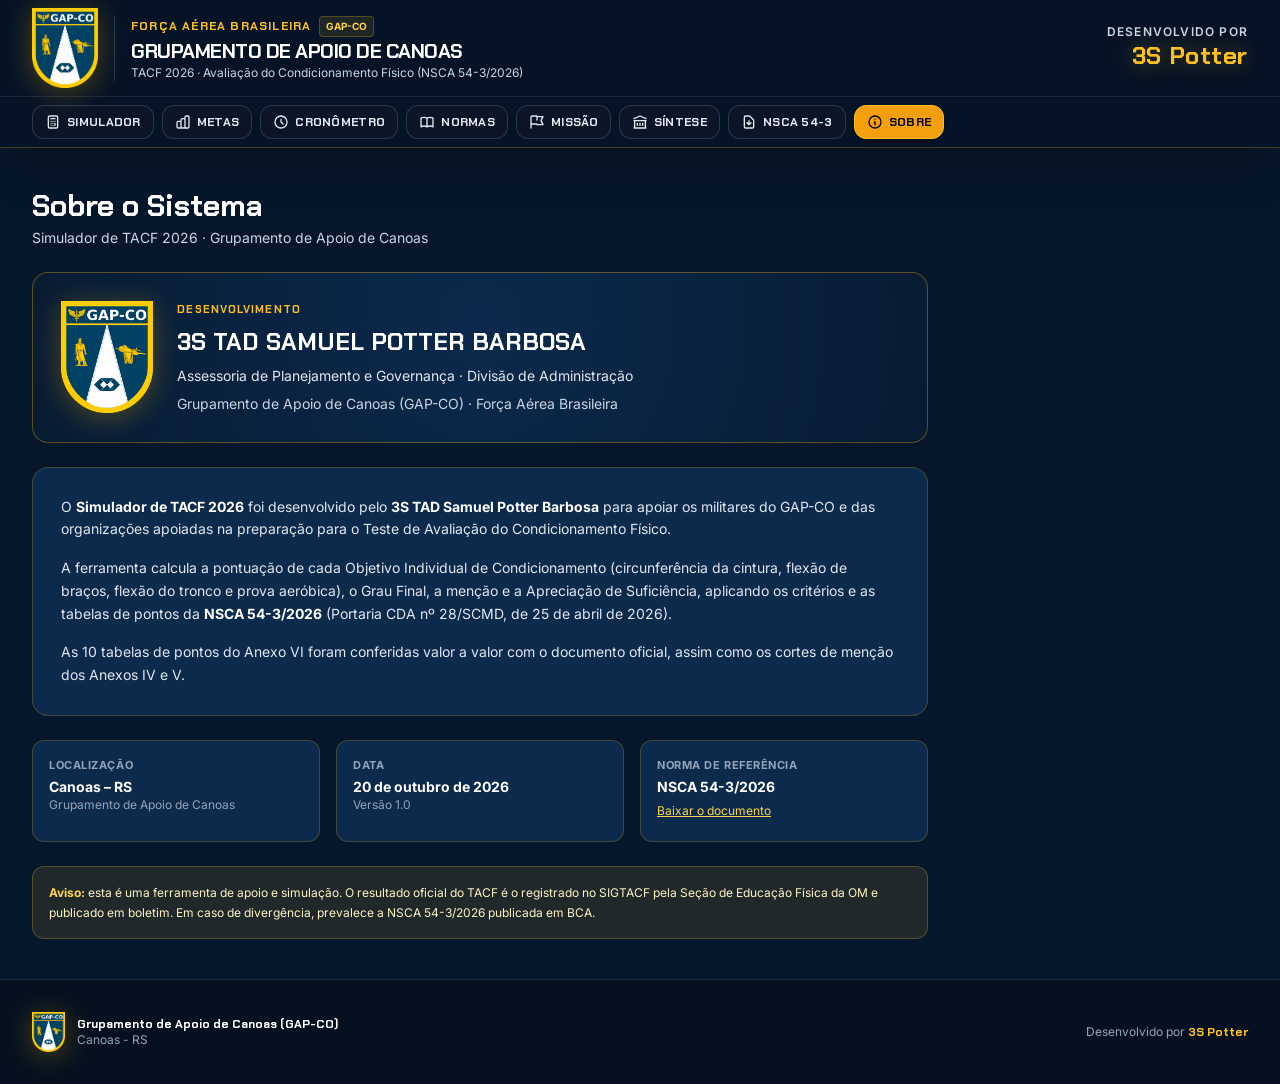
<file: sobre.html>
<!DOCTYPE html>
<html lang="pt-BR">
<head>
  <meta charset="UTF-8">
  <meta name="viewport" content="width=device-width, initial-scale=1.0, viewport-fit=cover">
  <meta name="theme-color" content="#061426">
  <meta name="mobile-web-app-capable" content="yes">
  <meta name="apple-mobile-web-app-capable" content="yes">
  <meta name="apple-mobile-web-app-status-bar-style" content="black-translucent">
  <meta name="apple-mobile-web-app-title" content="TACF 2026">
  <meta name="format-detection" content="telephone=no">
  <title>Sobre · Simulador de TACF 2026 · GAP-CO</title>
  <!-- Estilos (Tailwind compilado e embutido: não depende de CDN) -->
  <style id="tailwind">*,:after,:before{--tw-border-spacing-x:0;--tw-border-spacing-y:0;--tw-translate-x:0;--tw-translate-y:0;--tw-rotate:0;--tw-skew-x:0;--tw-skew-y:0;--tw-scale-x:1;--tw-scale-y:1;--tw-pan-x: ;--tw-pan-y: ;--tw-pinch-zoom: ;--tw-scroll-snap-strictness:proximity;--tw-gradient-from-position: ;--tw-gradient-via-position: ;--tw-gradient-to-position: ;--tw-ordinal: ;--tw-slashed-zero: ;--tw-numeric-figure: ;--tw-numeric-spacing: ;--tw-numeric-fraction: ;--tw-ring-inset: ;--tw-ring-offset-width:0px;--tw-ring-offset-color:#fff;--tw-ring-color:rgba(59,130,246,.5);--tw-ring-offset-shadow:0 0 #0000;--tw-ring-shadow:0 0 #0000;--tw-shadow:0 0 #0000;--tw-shadow-colored:0 0 #0000;--tw-blur: ;--tw-brightness: ;--tw-contrast: ;--tw-grayscale: ;--tw-hue-rotate: ;--tw-invert: ;--tw-saturate: ;--tw-sepia: ;--tw-drop-shadow: ;--tw-backdrop-blur: ;--tw-backdrop-brightness: ;--tw-backdrop-contrast: ;--tw-backdrop-grayscale: ;--tw-backdrop-hue-rotate: ;--tw-backdrop-invert: ;--tw-backdrop-opacity: ;--tw-backdrop-saturate: ;--tw-backdrop-sepia: ;--tw-contain-size: ;--tw-contain-layout: ;--tw-contain-paint: ;--tw-contain-style: }::backdrop{--tw-border-spacing-x:0;--tw-border-spacing-y:0;--tw-translate-x:0;--tw-translate-y:0;--tw-rotate:0;--tw-skew-x:0;--tw-skew-y:0;--tw-scale-x:1;--tw-scale-y:1;--tw-pan-x: ;--tw-pan-y: ;--tw-pinch-zoom: ;--tw-scroll-snap-strictness:proximity;--tw-gradient-from-position: ;--tw-gradient-via-position: ;--tw-gradient-to-position: ;--tw-ordinal: ;--tw-slashed-zero: ;--tw-numeric-figure: ;--tw-numeric-spacing: ;--tw-numeric-fraction: ;--tw-ring-inset: ;--tw-ring-offset-width:0px;--tw-ring-offset-color:#fff;--tw-ring-color:rgba(59,130,246,.5);--tw-ring-offset-shadow:0 0 #0000;--tw-ring-shadow:0 0 #0000;--tw-shadow:0 0 #0000;--tw-shadow-colored:0 0 #0000;--tw-blur: ;--tw-brightness: ;--tw-contrast: ;--tw-grayscale: ;--tw-hue-rotate: ;--tw-invert: ;--tw-saturate: ;--tw-sepia: ;--tw-drop-shadow: ;--tw-backdrop-blur: ;--tw-backdrop-brightness: ;--tw-backdrop-contrast: ;--tw-backdrop-grayscale: ;--tw-backdrop-hue-rotate: ;--tw-backdrop-invert: ;--tw-backdrop-opacity: ;--tw-backdrop-saturate: ;--tw-backdrop-sepia: ;--tw-contain-size: ;--tw-contain-layout: ;--tw-contain-paint: ;--tw-contain-style: }/*! tailwindcss v3.4.19 | MIT License | https://tailwindcss.com*/*,:after,:before{box-sizing:border-box;border:0 solid #e5e7eb}:after,:before{--tw-content:""}:host,html{line-height:1.5;-webkit-text-size-adjust:100%;-moz-tab-size:4;-o-tab-size:4;tab-size:4;font-family:Inter,sans-serif;font-feature-settings:normal;font-variation-settings:normal;-webkit-tap-highlight-color:transparent}body{margin:0;line-height:inherit}hr{height:0;color:inherit;border-top-width:1px}abbr:where([title]){-webkit-text-decoration:underline dotted;text-decoration:underline dotted}h1,h2,h3,h4,h5,h6{font-size:inherit;font-weight:inherit}a{color:inherit;text-decoration:inherit}b,strong{font-weight:bolder}code,kbd,pre,samp{font-family:Chakra Petch,monospace;font-feature-settings:normal;font-variation-settings:normal;font-size:1em}small{font-size:80%}sub,sup{font-size:75%;line-height:0;position:relative;vertical-align:baseline}sub{bottom:-.25em}sup{top:-.5em}table{text-indent:0;border-color:inherit;border-collapse:collapse}button,input,optgroup,select,textarea{font-family:inherit;font-feature-settings:inherit;font-variation-settings:inherit;font-size:100%;font-weight:inherit;line-height:inherit;letter-spacing:inherit;color:inherit;margin:0;padding:0}button,select{text-transform:none}button,input:where([type=button]),input:where([type=reset]),input:where([type=submit]){-webkit-appearance:button;background-color:transparent;background-image:none}:-moz-focusring{outline:auto}:-moz-ui-invalid{box-shadow:none}progress{vertical-align:baseline}::-webkit-inner-spin-button,::-webkit-outer-spin-button{height:auto}[type=search]{-webkit-appearance:textfield;outline-offset:-2px}::-webkit-search-decoration{-webkit-appearance:none}::-webkit-file-upload-button{-webkit-appearance:button;font:inherit}summary{display:list-item}blockquote,dd,dl,figure,h1,h2,h3,h4,h5,h6,hr,p,pre{margin:0}fieldset{margin:0}fieldset,legend{padding:0}menu,ol,ul{list-style:none;margin:0;padding:0}dialog{padding:0}textarea{resize:vertical}input::-moz-placeholder,textarea::-moz-placeholder{opacity:1;color:#9ca3af}input::placeholder,textarea::placeholder{opacity:1;color:#9ca3af}[role=button],button{cursor:pointer}:disabled{cursor:default}audio,canvas,embed,iframe,img,object,svg,video{display:block;vertical-align:middle}img,video{max-width:100%;height:auto}[hidden]:where(:not([hidden=until-found])){display:none}.sr-only{position:absolute;width:1px;height:1px;padding:0;margin:-1px;overflow:hidden;clip:rect(0,0,0,0);white-space:nowrap;border-width:0}.visible{visibility:visible}.fixed{position:fixed}.absolute{position:absolute}.relative{position:relative}.inset-0{inset:0}.inset-x-0{left:0;right:0}.-right-16{right:-4rem}.-top-16{top:-4rem}.bottom-0{bottom:0}.left-0{left:0}.top-1\.5{top:.375rem}.z-10{z-index:10}.z-40{z-index:40}.z-50{z-index:50}.col-span-1{grid-column:span 1/span 1}.col-span-2{grid-column:span 2/span 2}.mx-auto{margin-left:auto;margin-right:auto}.my-1{margin-top:.25rem;margin-bottom:.25rem}.my-2{margin-top:.5rem;margin-bottom:.5rem}.mb-1{margin-bottom:.25rem}.mb-10{margin-bottom:2.5rem}.mb-2{margin-bottom:.5rem}.mb-3{margin-bottom:.75rem}.mb-4{margin-bottom:1rem}.mb-5{margin-bottom:1.25rem}.mb-6{margin-bottom:1.5rem}.mr-2{margin-right:.5rem}.mt-0\.5{margin-top:.125rem}.mt-1{margin-top:.25rem}.mt-1\.5{margin-top:.375rem}.mt-16{margin-top:4rem}.mt-2{margin-top:.5rem}.mt-3{margin-top:.75rem}.mt-4{margin-top:1rem}.mt-6{margin-top:1.5rem}.mt-7{margin-top:1.75rem}.block{display:block}.inline-block{display:inline-block}.flex{display:flex}.inline-flex{display:inline-flex}.table{display:table}.grid{display:grid}.hidden{display:none}.aspect-\[3\/4\]{aspect-ratio:3/4}.h-1{height:.25rem}.h-10{height:2.5rem}.h-12{height:3rem}.h-14{height:3.5rem}.h-16{height:4rem}.h-2{height:.5rem}.h-2\.5{height:.625rem}.h-20{height:5rem}.h-24{height:6rem}.h-3{height:.75rem}.h-3\.5{height:.875rem}.h-4{height:1rem}.h-48{height:12rem}.h-5{height:1.25rem}.h-6{height:1.5rem}.h-full{height:100%}.h-px{height:1px}.max-h-44{max-height:11rem}.min-h-screen{min-height:100vh}.w-1\/4{width:25%}.w-10{width:2.5rem}.w-12{width:3rem}.w-2{width:.5rem}.w-2\.5{width:.625rem}.w-20{width:5rem}.w-24{width:6rem}.w-28{width:7rem}.w-3{width:.75rem}.w-3\.5{width:.875rem}.w-4{width:1rem}.w-48{width:12rem}.w-5{width:1.25rem}.w-6{width:1.5rem}.w-\[calc\(50\%-0\.375rem\)\]{width:calc(50% - .375rem)}.w-auto{width:auto}.w-full{width:100%}.min-w-0{min-width:0}.max-w-2xl{max-width:42rem}.max-w-3xl{max-width:48rem}.max-w-4xl{max-width:56rem}.max-w-6xl{max-width:72rem}.max-w-7xl{max-width:80rem}.max-w-md{max-width:28rem}.max-w-sm{max-width:24rem}.flex-shrink-0,.shrink-0{flex-shrink:0}.flex-grow{flex-grow:1}.transform{transform:translate(var(--tw-translate-x),var(--tw-translate-y)) rotate(var(--tw-rotate)) skewX(var(--tw-skew-x)) skewY(var(--tw-skew-y)) scaleX(var(--tw-scale-x)) scaleY(var(--tw-scale-y))}@keyframes ping{75%,to{transform:scale(2);opacity:0}}.animate-ping{animation:ping 1s cubic-bezier(0,0,.2,1) infinite}.cursor-pointer{cursor:pointer}.scroll-mt-24{scroll-margin-top:6rem}.scroll-mt-28{scroll-margin-top:7rem}.list-disc{list-style-type:disc}.grid-cols-1{grid-template-columns:repeat(1,minmax(0,1fr))}.grid-cols-2{grid-template-columns:repeat(2,minmax(0,1fr))}.grid-cols-4{grid-template-columns:repeat(4,minmax(0,1fr))}.grid-cols-5{grid-template-columns:repeat(5,minmax(0,1fr))}.flex-col{flex-direction:column}.flex-wrap{flex-wrap:wrap}.items-start{align-items:flex-start}.items-end{align-items:flex-end}.items-center{align-items:center}.items-baseline{align-items:baseline}.items-stretch{align-items:stretch}.justify-center{justify-content:center}.justify-between{justify-content:space-between}.gap-0\.5{gap:.125rem}.gap-1{gap:.25rem}.gap-1\.5{gap:.375rem}.gap-12{gap:3rem}.gap-2{gap:.5rem}.gap-3{gap:.75rem}.gap-4{gap:1rem}.gap-5{gap:1.25rem}.gap-8{gap:2rem}.gap-x-3{-moz-column-gap:.75rem;column-gap:.75rem}.gap-x-6{-moz-column-gap:1.5rem;column-gap:1.5rem}.gap-y-1{row-gap:.25rem}.gap-y-2{row-gap:.5rem}.space-x-1>:not([hidden])~:not([hidden]){--tw-space-x-reverse:0;margin-right:calc(.25rem*var(--tw-space-x-reverse));margin-left:calc(.25rem*(1 - var(--tw-space-x-reverse)))}.space-x-2>:not([hidden])~:not([hidden]){--tw-space-x-reverse:0;margin-right:calc(.5rem*var(--tw-space-x-reverse));margin-left:calc(.5rem*(1 - var(--tw-space-x-reverse)))}.space-x-3>:not([hidden])~:not([hidden]){--tw-space-x-reverse:0;margin-right:calc(.75rem*var(--tw-space-x-reverse));margin-left:calc(.75rem*(1 - var(--tw-space-x-reverse)))}.space-y-1>:not([hidden])~:not([hidden]){--tw-space-y-reverse:0;margin-top:calc(.25rem*(1 - var(--tw-space-y-reverse)));margin-bottom:calc(.25rem*var(--tw-space-y-reverse))}.space-y-1\.5>:not([hidden])~:not([hidden]){--tw-space-y-reverse:0;margin-top:calc(.375rem*(1 - var(--tw-space-y-reverse)));margin-bottom:calc(.375rem*var(--tw-space-y-reverse))}.space-y-2>:not([hidden])~:not([hidden]){--tw-space-y-reverse:0;margin-top:calc(.5rem*(1 - var(--tw-space-y-reverse)));margin-bottom:calc(.5rem*var(--tw-space-y-reverse))}.space-y-2\.5>:not([hidden])~:not([hidden]){--tw-space-y-reverse:0;margin-top:calc(.625rem*(1 - var(--tw-space-y-reverse)));margin-bottom:calc(.625rem*var(--tw-space-y-reverse))}.space-y-3>:not([hidden])~:not([hidden]){--tw-space-y-reverse:0;margin-top:calc(.75rem*(1 - var(--tw-space-y-reverse)));margin-bottom:calc(.75rem*var(--tw-space-y-reverse))}.space-y-4>:not([hidden])~:not([hidden]){--tw-space-y-reverse:0;margin-top:calc(1rem*(1 - var(--tw-space-y-reverse)));margin-bottom:calc(1rem*var(--tw-space-y-reverse))}.space-y-5>:not([hidden])~:not([hidden]){--tw-space-y-reverse:0;margin-top:calc(1.25rem*(1 - var(--tw-space-y-reverse)));margin-bottom:calc(1.25rem*var(--tw-space-y-reverse))}.space-y-6>:not([hidden])~:not([hidden]){--tw-space-y-reverse:0;margin-top:calc(1.5rem*(1 - var(--tw-space-y-reverse)));margin-bottom:calc(1.5rem*var(--tw-space-y-reverse))}.space-y-8>:not([hidden])~:not([hidden]){--tw-space-y-reverse:0;margin-top:calc(2rem*(1 - var(--tw-space-y-reverse)));margin-bottom:calc(2rem*var(--tw-space-y-reverse))}.divide-y>:not([hidden])~:not([hidden]){--tw-divide-y-reverse:0;border-top-width:calc(1px*(1 - var(--tw-divide-y-reverse)));border-bottom-width:calc(1px*var(--tw-divide-y-reverse))}.divide-slate-800>:not([hidden])~:not([hidden]){--tw-divide-opacity:1;border-color:rgb(30 41 59/var(--tw-divide-opacity,1))}.self-start{align-self:flex-start}.overflow-hidden{overflow:hidden}.overflow-x-auto{overflow-x:auto}.overflow-y-auto{overflow-y:auto}.truncate{overflow:hidden;text-overflow:ellipsis}.truncate,.whitespace-nowrap{white-space:nowrap}.rounded{border-radius:.25rem}.rounded-2xl{border-radius:1rem}.rounded-3xl{border-radius:1.5rem}.rounded-full{border-radius:9999px}.rounded-lg{border-radius:.5rem}.rounded-md{border-radius:.375rem}.rounded-xl{border-radius:.75rem}.border{border-width:1px}.border-2{border-width:2px}.border-4{border-width:4px}.border-b{border-bottom-width:1px}.border-b-2{border-bottom-width:2px}.border-l{border-left-width:1px}.border-t{border-top-width:1px}.border-amber-400{--tw-border-opacity:1;border-color:rgb(251 191 36/var(--tw-border-opacity,1))}.border-amber-400\/25{border-color:rgba(251,191,36,.25)}.border-amber-400\/30{border-color:rgba(251,191,36,.3)}.border-amber-400\/40{border-color:rgba(251,191,36,.4)}.border-amber-500\/30{border-color:rgba(245,158,11,.3)}.border-amber-500\/40{border-color:rgba(245,158,11,.4)}.border-amber-500\/50{border-color:rgba(245,158,11,.5)}.border-amber-600\/50{border-color:rgba(217,119,6,.5)}.border-black{--tw-border-opacity:1;border-color:rgb(0 0 0/var(--tw-border-opacity,1))}.border-blue-400{--tw-border-opacity:1;border-color:rgb(96 165 250/var(--tw-border-opacity,1))}.border-blue-400\/30{border-color:rgba(96,165,250,.3)}.border-blue-400\/40{border-color:rgba(96,165,250,.4)}.border-emerald-400\/30{border-color:rgba(52,211,153,.3)}.border-emerald-500\/30{border-color:rgba(16,185,129,.3)}.border-emerald-500\/40{border-color:rgba(16,185,129,.4)}.border-pink-400{--tw-border-opacity:1;border-color:rgb(244 114 182/var(--tw-border-opacity,1))}.border-pink-400\/25{border-color:rgba(244,114,182,.25)}.border-rose-400\/30{border-color:rgba(251,113,133,.3)}.border-rose-500\/30{border-color:rgba(244,63,94,.3)}.border-rose-500\/40{border-color:rgba(244,63,94,.4)}.border-slate-500\/30{border-color:rgba(100,116,139,.3)}.border-slate-500\/40{border-color:rgba(100,116,139,.4)}.border-slate-700{--tw-border-opacity:1;border-color:rgb(51 65 85/var(--tw-border-opacity,1))}.border-slate-700\/80{border-color:rgba(51,65,85,.8)}.border-slate-800{--tw-border-opacity:1;border-color:rgb(30 41 59/var(--tw-border-opacity,1))}.border-slate-800\/80{border-color:rgba(30,41,59,.8)}.border-violet-400\/30{border-color:rgba(167,139,250,.3)}.border-yellow-400\/30{border-color:rgba(250,204,21,.3)}.bg-\[\#051120\]{--tw-bg-opacity:1;background-color:rgb(5 17 32/var(--tw-bg-opacity,1))}.bg-\[\#061426\]{--tw-bg-opacity:1;background-color:rgb(6 20 38/var(--tw-bg-opacity,1))}.bg-\[\#061426\]\/95{background-color:rgba(6,20,38,.95)}.bg-amber-400{--tw-bg-opacity:1;background-color:rgb(251 191 36/var(--tw-bg-opacity,1))}.bg-amber-400\/10{background-color:rgba(251,191,36,.1)}.bg-amber-400\/15{background-color:rgba(251,191,36,.15)}.bg-amber-400\/20{background-color:rgba(251,191,36,.2)}.bg-amber-400\/50{background-color:rgba(251,191,36,.5)}.bg-amber-500{--tw-bg-opacity:1;background-color:rgb(245 158 11/var(--tw-bg-opacity,1))}.bg-amber-500\/10{background-color:rgba(245,158,11,.1)}.bg-amber-500\/15{background-color:rgba(245,158,11,.15)}.bg-amber-950\/70{background-color:rgba(69,26,3,.7)}.bg-blue-400{--tw-bg-opacity:1;background-color:rgb(96 165 250/var(--tw-bg-opacity,1))}.bg-blue-400\/10{background-color:rgba(96,165,250,.1)}.bg-blue-500\/15{background-color:rgba(59,130,246,.15)}.bg-blue-500\/20{background-color:rgba(59,130,246,.2)}.bg-blue-600{--tw-bg-opacity:1;background-color:rgb(37 99 235/var(--tw-bg-opacity,1))}.bg-emerald-400{--tw-bg-opacity:1;background-color:rgb(52 211 153/var(--tw-bg-opacity,1))}.bg-emerald-400\/10{background-color:rgba(52,211,153,.1)}.bg-emerald-500{--tw-bg-opacity:1;background-color:rgb(16 185 129/var(--tw-bg-opacity,1))}.bg-emerald-500\/10{background-color:rgba(16,185,129,.1)}.bg-emerald-500\/15{background-color:rgba(16,185,129,.15)}.bg-emerald-500\/20{background-color:rgba(16,185,129,.2)}.bg-gray-100{--tw-bg-opacity:1;background-color:rgb(243 244 246/var(--tw-bg-opacity,1))}.bg-gray-200{--tw-bg-opacity:1;background-color:rgb(229 231 235/var(--tw-bg-opacity,1))}.bg-pink-500\/10{background-color:rgba(236,72,153,.1)}.bg-pink-600{--tw-bg-opacity:1;background-color:rgb(219 39 119/var(--tw-bg-opacity,1))}.bg-rose-500\/15{background-color:rgba(244,63,94,.15)}.bg-rose-500\/20{background-color:rgba(244,63,94,.2)}.bg-slate-400{--tw-bg-opacity:1;background-color:rgb(148 163 184/var(--tw-bg-opacity,1))}.bg-slate-500\/15{background-color:rgba(100,116,139,.15)}.bg-slate-500\/20{background-color:rgba(100,116,139,.2)}.bg-slate-800{--tw-bg-opacity:1;background-color:rgb(30 41 59/var(--tw-bg-opacity,1))}.bg-slate-900{--tw-bg-opacity:1;background-color:rgb(15 23 42/var(--tw-bg-opacity,1))}.bg-slate-900\/70{background-color:rgba(15,23,42,.7)}.bg-slate-900\/80{background-color:rgba(15,23,42,.8)}.bg-slate-900\/90{background-color:rgba(15,23,42,.9)}.bg-slate-950{--tw-bg-opacity:1;background-color:rgb(2 6 23/var(--tw-bg-opacity,1))}.bg-slate-950\/40{background-color:rgba(2,6,23,.4)}.bg-slate-950\/60{background-color:rgba(2,6,23,.6)}.bg-slate-950\/70{background-color:rgba(2,6,23,.7)}.bg-slate-950\/80{background-color:rgba(2,6,23,.8)}.bg-slate-950\/90{background-color:rgba(2,6,23,.9)}.bg-violet-400{--tw-bg-opacity:1;background-color:rgb(167 139 250/var(--tw-bg-opacity,1))}.bg-violet-400\/10{background-color:rgba(167,139,250,.1)}.bg-violet-500\/15{background-color:rgba(139,92,246,.15)}.bg-white{--tw-bg-opacity:1;background-color:rgb(255 255 255/var(--tw-bg-opacity,1))}.bg-yellow-500\/20{background-color:rgba(234,179,8,.2)}.bg-gradient-to-b{background-image:linear-gradient(to bottom,var(--tw-gradient-stops))}.bg-gradient-to-br{background-image:linear-gradient(to bottom right,var(--tw-gradient-stops))}.bg-gradient-to-r{background-image:linear-gradient(to right,var(--tw-gradient-stops))}.from-\[\#061426\]\/80{--tw-gradient-from:rgba(6,20,38,.8) var(--tw-gradient-from-position);--tw-gradient-to:rgba(6,20,38,0) var(--tw-gradient-to-position);--tw-gradient-stops:var(--tw-gradient-from),var(--tw-gradient-to)}.from-amber-300{--tw-gradient-from:#fcd34d var(--tw-gradient-from-position);--tw-gradient-to:rgba(252,211,77,0) var(--tw-gradient-to-position);--tw-gradient-stops:var(--tw-gradient-from),var(--tw-gradient-to)}.from-amber-400{--tw-gradient-from:#fbbf24 var(--tw-gradient-from-position);--tw-gradient-to:rgba(251,191,36,0) var(--tw-gradient-to-position);--tw-gradient-stops:var(--tw-gradient-from),var(--tw-gradient-to)}.from-blue-400{--tw-gradient-from:#60a5fa var(--tw-gradient-from-position);--tw-gradient-to:rgba(96,165,250,0) var(--tw-gradient-to-position);--tw-gradient-stops:var(--tw-gradient-from),var(--tw-gradient-to)}.via-amber-400{--tw-gradient-to:rgba(251,191,36,0) var(--tw-gradient-to-position);--tw-gradient-stops:var(--tw-gradient-from),#fbbf24 var(--tw-gradient-via-position),var(--tw-gradient-to)}.via-amber-500{--tw-gradient-to:rgba(245,158,11,0) var(--tw-gradient-to-position);--tw-gradient-stops:var(--tw-gradient-from),#f59e0b var(--tw-gradient-via-position),var(--tw-gradient-to)}.via-blue-400{--tw-gradient-to:rgba(96,165,250,0) var(--tw-gradient-to-position);--tw-gradient-stops:var(--tw-gradient-from),#60a5fa var(--tw-gradient-via-position),var(--tw-gradient-to)}.via-transparent{--tw-gradient-to:transparent var(--tw-gradient-to-position);--tw-gradient-stops:var(--tw-gradient-from),transparent var(--tw-gradient-via-position),var(--tw-gradient-to)}.to-\[\#07172b\]{--tw-gradient-to:#07172b var(--tw-gradient-to-position)}.to-amber-400{--tw-gradient-to:#fbbf24 var(--tw-gradient-to-position)}.to-amber-500{--tw-gradient-to:#f59e0b var(--tw-gradient-to-position)}.to-blue-600{--tw-gradient-to:#2563eb var(--tw-gradient-to-position)}.to-emerald-400{--tw-gradient-to:#34d399 var(--tw-gradient-to-position)}.bg-clip-text{-webkit-background-clip:text;background-clip:text}.object-contain{-o-object-fit:contain;object-fit:contain}.p-0\.5{padding:.125rem}.p-1{padding:.25rem}.p-10{padding:2.5rem}.p-2{padding:.5rem}.p-3{padding:.75rem}.p-3\.5{padding:.875rem}.p-4{padding:1rem}.p-5{padding:1.25rem}.p-6{padding:1.5rem}.px-1{padding-left:.25rem;padding-right:.25rem}.px-1\.5{padding-left:.375rem;padding-right:.375rem}.px-2{padding-left:.5rem;padding-right:.5rem}.px-2\.5{padding-left:.625rem;padding-right:.625rem}.px-3{padding-left:.75rem;padding-right:.75rem}.px-3\.5{padding-left:.875rem;padding-right:.875rem}.px-4{padding-left:1rem;padding-right:1rem}.px-5{padding-left:1.25rem;padding-right:1.25rem}.px-6{padding-left:1.5rem;padding-right:1.5rem}.py-0\.5{padding-top:.125rem;padding-bottom:.125rem}.py-1{padding-top:.25rem;padding-bottom:.25rem}.py-1\.5{padding-top:.375rem;padding-bottom:.375rem}.py-2{padding-top:.5rem;padding-bottom:.5rem}.py-2\.5{padding-top:.625rem;padding-bottom:.625rem}.py-3{padding-top:.75rem;padding-bottom:.75rem}.py-3\.5{padding-top:.875rem;padding-bottom:.875rem}.py-4{padding-top:1rem;padding-bottom:1rem}.py-6{padding-top:1.5rem;padding-bottom:1.5rem}.py-8{padding-top:2rem;padding-bottom:2rem}.pb-1{padding-bottom:.25rem}.pb-10{padding-bottom:2.5rem}.pb-2{padding-bottom:.5rem}.pb-3{padding-bottom:.75rem}.pb-4{padding-bottom:1rem}.pl-3{padding-left:.75rem}.pl-4{padding-left:1rem}.pl-8{padding-left:2rem}.pt-1{padding-top:.25rem}.pt-2{padding-top:.5rem}.pt-2\.5{padding-top:.625rem}.pt-4{padding-top:1rem}.pt-8{padding-top:2rem}.pt-\[env\(safe-area-inset-top\)\]{padding-top:env(safe-area-inset-top)}.text-left{text-align:left}.text-center{text-align:center}.text-right{text-align:right}.font-militar{font-family:Chakra Petch,sans-serif}.font-mono{font-family:Chakra Petch,monospace}.font-sans{font-family:Inter,sans-serif}.text-2xl{font-size:1.5rem;line-height:2rem}.text-3xl{font-size:1.875rem;line-height:2.25rem}.text-5xl{font-size:3rem;line-height:1}.text-\[10px\]{font-size:10px}.text-\[11px\]{font-size:11px}.text-\[13px\]{font-size:13px}.text-\[2\.6rem\]{font-size:2.6rem}.text-\[3\.4rem\]{font-size:3.4rem}.text-\[9px\]{font-size:9px}.text-base{font-size:1rem;line-height:1.5rem}.text-lg{font-size:1.125rem;line-height:1.75rem}.text-sm{font-size:.875rem;line-height:1.25rem}.text-xl{font-size:1.25rem;line-height:1.75rem}.text-xs{font-size:.75rem;line-height:1rem}.font-black{font-weight:900}.font-bold{font-weight:700}.font-extrabold{font-weight:800}.font-medium{font-weight:500}.font-semibold{font-weight:600}.uppercase{text-transform:uppercase}.italic{font-style:italic}.leading-none{line-height:1}.leading-relaxed{line-height:1.625}.leading-snug{line-height:1.375}.leading-tight{line-height:1.25}.tracking-\[0\.25em\]{letter-spacing:.25em}.tracking-tight{letter-spacing:-.025em}.tracking-wide{letter-spacing:.025em}.tracking-wider{letter-spacing:.05em}.tracking-widest{letter-spacing:.1em}.text-amber-100{--tw-text-opacity:1;color:rgb(254 243 199/var(--tw-text-opacity,1))}.text-amber-200{--tw-text-opacity:1;color:rgb(253 230 138/var(--tw-text-opacity,1))}.text-amber-300{--tw-text-opacity:1;color:rgb(252 211 77/var(--tw-text-opacity,1))}.text-amber-300\/90{color:rgba(252,211,77,.9)}.text-amber-400{--tw-text-opacity:1;color:rgb(251 191 36/var(--tw-text-opacity,1))}.text-black{--tw-text-opacity:1;color:rgb(0 0 0/var(--tw-text-opacity,1))}.text-blue-200{--tw-text-opacity:1;color:rgb(191 219 254/var(--tw-text-opacity,1))}.text-blue-300{--tw-text-opacity:1;color:rgb(147 197 253/var(--tw-text-opacity,1))}.text-blue-400{--tw-text-opacity:1;color:rgb(96 165 250/var(--tw-text-opacity,1))}.text-emerald-300{--tw-text-opacity:1;color:rgb(110 231 183/var(--tw-text-opacity,1))}.text-emerald-400{--tw-text-opacity:1;color:rgb(52 211 153/var(--tw-text-opacity,1))}.text-pink-300{--tw-text-opacity:1;color:rgb(249 168 212/var(--tw-text-opacity,1))}.text-rose-200{--tw-text-opacity:1;color:rgb(254 205 211/var(--tw-text-opacity,1))}.text-rose-300{--tw-text-opacity:1;color:rgb(253 164 175/var(--tw-text-opacity,1))}.text-rose-400{--tw-text-opacity:1;color:rgb(251 113 133/var(--tw-text-opacity,1))}.text-slate-100{--tw-text-opacity:1;color:rgb(241 245 249/var(--tw-text-opacity,1))}.text-slate-200{--tw-text-opacity:1;color:rgb(226 232 240/var(--tw-text-opacity,1))}.text-slate-300{--tw-text-opacity:1;color:rgb(203 213 225/var(--tw-text-opacity,1))}.text-slate-400{--tw-text-opacity:1;color:rgb(148 163 184/var(--tw-text-opacity,1))}.text-slate-500{--tw-text-opacity:1;color:rgb(100 116 139/var(--tw-text-opacity,1))}.text-slate-900{--tw-text-opacity:1;color:rgb(15 23 42/var(--tw-text-opacity,1))}.text-slate-950{--tw-text-opacity:1;color:rgb(2 6 23/var(--tw-text-opacity,1))}.text-transparent{color:transparent}.text-violet-300{--tw-text-opacity:1;color:rgb(196 181 253/var(--tw-text-opacity,1))}.text-white{--tw-text-opacity:1;color:rgb(255 255 255/var(--tw-text-opacity,1))}.text-yellow-300{--tw-text-opacity:1;color:rgb(253 224 71/var(--tw-text-opacity,1))}.text-yellow-400{--tw-text-opacity:1;color:rgb(250 204 21/var(--tw-text-opacity,1))}.underline{text-decoration-line:underline}.decoration-amber-500\/50{text-decoration-color:rgba(245,158,11,.5)}.decoration-4{text-decoration-thickness:4px}.underline-offset-8{text-underline-offset:8px}.antialiased{-webkit-font-smoothing:antialiased;-moz-osx-font-smoothing:grayscale}.accent-amber-400{accent-color:#fbbf24}.accent-blue-400{accent-color:#60a5fa}.accent-emerald-400{accent-color:#34d399}.accent-pink-400{accent-color:#f472b6}.accent-violet-400{accent-color:#a78bfa}.opacity-40{opacity:.4}.opacity-50{opacity:.5}.opacity-60{opacity:.6}.shadow-2xl{--tw-shadow:0 25px 50px -12px rgba(0,0,0,.25);--tw-shadow-colored:0 25px 50px -12px var(--tw-shadow-color)}.shadow-2xl,.shadow-\[0_0_14px_rgba\(244\2c 180\2c 0\2c 0\.35\)\]{box-shadow:var(--tw-ring-offset-shadow,0 0 #0000),var(--tw-ring-shadow,0 0 #0000),var(--tw-shadow)}.shadow-\[0_0_14px_rgba\(244\2c 180\2c 0\2c 0\.35\)\]{--tw-shadow:0 0 14px rgba(244,180,0,.35);--tw-shadow-colored:0 0 14px var(--tw-shadow-color)}.shadow-\[0_0_18px_rgba\(244\2c 180\2c 0\2c 0\.35\)\]{--tw-shadow:0 0 18px rgba(244,180,0,.35);--tw-shadow-colored:0 0 18px var(--tw-shadow-color);box-shadow:var(--tw-ring-offset-shadow,0 0 #0000),var(--tw-ring-shadow,0 0 #0000),var(--tw-shadow)}.shadow-\[0_0_20px_rgba\(244\2c 180\2c 0\2c 0\.35\)\]{--tw-shadow:0 0 20px rgba(244,180,0,.35);--tw-shadow-colored:0 0 20px var(--tw-shadow-color)}.shadow-\[0_0_20px_rgba\(244\2c 180\2c 0\2c 0\.35\)\],.shadow-inner{box-shadow:var(--tw-ring-offset-shadow,0 0 #0000),var(--tw-ring-shadow,0 0 #0000),var(--tw-shadow)}.shadow-inner{--tw-shadow:inset 0 2px 4px 0 rgba(0,0,0,.05);--tw-shadow-colored:inset 0 2px 4px 0 var(--tw-shadow-color)}.shadow-lg{--tw-shadow:0 10px 15px -3px rgba(0,0,0,.1),0 4px 6px -4px rgba(0,0,0,.1);--tw-shadow-colored:0 10px 15px -3px var(--tw-shadow-color),0 4px 6px -4px var(--tw-shadow-color)}.shadow-lg,.shadow-md{box-shadow:var(--tw-ring-offset-shadow,0 0 #0000),var(--tw-ring-shadow,0 0 #0000),var(--tw-shadow)}.shadow-md{--tw-shadow:0 4px 6px -1px rgba(0,0,0,.1),0 2px 4px -2px rgba(0,0,0,.1);--tw-shadow-colored:0 4px 6px -1px var(--tw-shadow-color),0 2px 4px -2px var(--tw-shadow-color)}.shadow-emerald-500\/20{--tw-shadow-color:rgba(16,185,129,.2);--tw-shadow:var(--tw-shadow-colored)}.ring-4{--tw-ring-offset-shadow:var(--tw-ring-inset) 0 0 0 var(--tw-ring-offset-width) var(--tw-ring-offset-color);--tw-ring-shadow:var(--tw-ring-inset) 0 0 0 calc(4px + var(--tw-ring-offset-width)) var(--tw-ring-color);box-shadow:var(--tw-ring-offset-shadow),var(--tw-ring-shadow),var(--tw-shadow,0 0 #0000)}.ring-\[\#07172b\]{--tw-ring-opacity:1;--tw-ring-color:rgb(7 23 43/var(--tw-ring-opacity,1))}.blur{--tw-blur:blur(8px)}.blur,.blur-2xl{filter:var(--tw-blur) var(--tw-brightness) var(--tw-contrast) var(--tw-grayscale) var(--tw-hue-rotate) var(--tw-invert) var(--tw-saturate) var(--tw-sepia) var(--tw-drop-shadow)}.blur-2xl{--tw-blur:blur(40px)}.drop-shadow{--tw-drop-shadow:drop-shadow(0 1px 2px rgba(0,0,0,.1)) drop-shadow(0 1px 1px rgba(0,0,0,.06))}.drop-shadow,.drop-shadow-\[0_0_20px_rgba\(244\2c 180\2c 0\2c 0\.3\)\]{filter:var(--tw-blur) var(--tw-brightness) var(--tw-contrast) var(--tw-grayscale) var(--tw-hue-rotate) var(--tw-invert) var(--tw-saturate) var(--tw-sepia) var(--tw-drop-shadow)}.drop-shadow-\[0_0_20px_rgba\(244\2c 180\2c 0\2c 0\.3\)\]{--tw-drop-shadow:drop-shadow(0 0 20px rgba(244,180,0,.3))}.filter{filter:var(--tw-blur) var(--tw-brightness) var(--tw-contrast) var(--tw-grayscale) var(--tw-hue-rotate) var(--tw-invert) var(--tw-saturate) var(--tw-sepia) var(--tw-drop-shadow)}.backdrop-blur-md{--tw-backdrop-blur:blur(12px)}.backdrop-blur-md,.backdrop-blur-sm{-webkit-backdrop-filter:var(--tw-backdrop-blur) var(--tw-backdrop-brightness) var(--tw-backdrop-contrast) var(--tw-backdrop-grayscale) var(--tw-backdrop-hue-rotate) var(--tw-backdrop-invert) var(--tw-backdrop-opacity) var(--tw-backdrop-saturate) var(--tw-backdrop-sepia);backdrop-filter:var(--tw-backdrop-blur) var(--tw-backdrop-brightness) var(--tw-backdrop-contrast) var(--tw-backdrop-grayscale) var(--tw-backdrop-hue-rotate) var(--tw-backdrop-invert) var(--tw-backdrop-opacity) var(--tw-backdrop-saturate) var(--tw-backdrop-sepia)}.backdrop-blur-sm{--tw-backdrop-blur:blur(4px)}.backdrop-filter{-webkit-backdrop-filter:var(--tw-backdrop-blur) var(--tw-backdrop-brightness) var(--tw-backdrop-contrast) var(--tw-backdrop-grayscale) var(--tw-backdrop-hue-rotate) var(--tw-backdrop-invert) var(--tw-backdrop-opacity) var(--tw-backdrop-saturate) var(--tw-backdrop-sepia);backdrop-filter:var(--tw-backdrop-blur) var(--tw-backdrop-brightness) var(--tw-backdrop-contrast) var(--tw-backdrop-grayscale) var(--tw-backdrop-hue-rotate) var(--tw-backdrop-invert) var(--tw-backdrop-opacity) var(--tw-backdrop-saturate) var(--tw-backdrop-sepia)}.transition{transition-property:color,background-color,border-color,text-decoration-color,fill,stroke,opacity,box-shadow,transform,filter,-webkit-backdrop-filter;transition-property:color,background-color,border-color,text-decoration-color,fill,stroke,opacity,box-shadow,transform,filter,backdrop-filter;transition-property:color,background-color,border-color,text-decoration-color,fill,stroke,opacity,box-shadow,transform,filter,backdrop-filter,-webkit-backdrop-filter;transition-timing-function:cubic-bezier(.4,0,.2,1);transition-duration:.15s}.transition-all{transition-property:all;transition-timing-function:cubic-bezier(.4,0,.2,1);transition-duration:.15s}.transition-colors{transition-property:color,background-color,border-color,text-decoration-color,fill,stroke;transition-timing-function:cubic-bezier(.4,0,.2,1);transition-duration:.15s}.transition-transform{transition-property:transform;transition-timing-function:cubic-bezier(.4,0,.2,1);transition-duration:.15s}.duration-300{transition-duration:.3s}.ease-out{transition-timing-function:cubic-bezier(0,0,.2,1)}.selection\:bg-amber-400 ::-moz-selection{--tw-bg-opacity:1;background-color:rgb(251 191 36/var(--tw-bg-opacity,1))}.selection\:bg-amber-400 ::selection{--tw-bg-opacity:1;background-color:rgb(251 191 36/var(--tw-bg-opacity,1))}.selection\:text-slate-950 ::-moz-selection{--tw-text-opacity:1;color:rgb(2 6 23/var(--tw-text-opacity,1))}.selection\:text-slate-950 ::selection{--tw-text-opacity:1;color:rgb(2 6 23/var(--tw-text-opacity,1))}.selection\:bg-amber-400::-moz-selection{--tw-bg-opacity:1;background-color:rgb(251 191 36/var(--tw-bg-opacity,1))}.selection\:bg-amber-400::selection{--tw-bg-opacity:1;background-color:rgb(251 191 36/var(--tw-bg-opacity,1))}.selection\:text-slate-950::-moz-selection{--tw-text-opacity:1;color:rgb(2 6 23/var(--tw-text-opacity,1))}.selection\:text-slate-950::selection{--tw-text-opacity:1;color:rgb(2 6 23/var(--tw-text-opacity,1))}.before\:absolute:before{content:var(--tw-content);position:absolute}.before\:bottom-2:before{content:var(--tw-content);bottom:.5rem}.before\:left-\[9px\]:before{content:var(--tw-content);left:9px}.before\:top-2:before{content:var(--tw-content);top:.5rem}.before\:w-0\.5:before{content:var(--tw-content);width:.125rem}.before\:bg-gradient-to-b:before{content:var(--tw-content);background-image:linear-gradient(to bottom,var(--tw-gradient-stops))}.before\:from-amber-400:before{content:var(--tw-content);--tw-gradient-from:#fbbf24 var(--tw-gradient-from-position);--tw-gradient-to:rgba(251,191,36,0) var(--tw-gradient-to-position);--tw-gradient-stops:var(--tw-gradient-from),var(--tw-gradient-to)}.before\:via-amber-400\/40:before{content:var(--tw-content);--tw-gradient-to:rgba(251,191,36,0) var(--tw-gradient-to-position);--tw-gradient-stops:var(--tw-gradient-from),rgba(251,191,36,.4) var(--tw-gradient-via-position),var(--tw-gradient-to)}.before\:to-blue-400\/60:before{content:var(--tw-content);--tw-gradient-to:rgba(96,165,250,.6) var(--tw-gradient-to-position)}.hover\:-translate-y-0\.5:hover{--tw-translate-y:-0.125rem}.hover\:-translate-y-0\.5:hover,.hover\:-translate-y-1:hover{transform:translate(var(--tw-translate-x),var(--tw-translate-y)) rotate(var(--tw-rotate)) skewX(var(--tw-skew-x)) skewY(var(--tw-skew-y)) scaleX(var(--tw-scale-x)) scaleY(var(--tw-scale-y))}.hover\:-translate-y-1:hover{--tw-translate-y:-0.25rem}.hover\:scale-105:hover{--tw-scale-x:1.05;--tw-scale-y:1.05;transform:translate(var(--tw-translate-x),var(--tw-translate-y)) rotate(var(--tw-rotate)) skewX(var(--tw-skew-x)) skewY(var(--tw-skew-y)) scaleX(var(--tw-scale-x)) scaleY(var(--tw-scale-y))}.hover\:border-amber-400\/50:hover{border-color:rgba(251,191,36,.5)}.hover\:border-amber-400\/60:hover{border-color:rgba(251,191,36,.6)}.hover\:border-amber-400\/70:hover{border-color:rgba(251,191,36,.7)}.hover\:bg-amber-300:hover{--tw-bg-opacity:1;background-color:rgb(252 211 77/var(--tw-bg-opacity,1))}.hover\:bg-amber-400:hover{--tw-bg-opacity:1;background-color:rgb(251 191 36/var(--tw-bg-opacity,1))}.hover\:bg-amber-400\/10:hover{background-color:rgba(251,191,36,.1)}.hover\:bg-amber-900\/80:hover{background-color:rgba(120,53,15,.8)}.hover\:bg-emerald-300:hover{--tw-bg-opacity:1;background-color:rgb(110 231 183/var(--tw-bg-opacity,1))}.hover\:bg-slate-700:hover{--tw-bg-opacity:1;background-color:rgb(51 65 85/var(--tw-bg-opacity,1))}.hover\:bg-slate-800:hover{--tw-bg-opacity:1;background-color:rgb(30 41 59/var(--tw-bg-opacity,1))}.hover\:bg-slate-800\/40:hover{background-color:rgba(30,41,59,.4)}.hover\:from-amber-300:hover{--tw-gradient-from:#fcd34d var(--tw-gradient-from-position);--tw-gradient-to:rgba(252,211,77,0) var(--tw-gradient-to-position);--tw-gradient-stops:var(--tw-gradient-from),var(--tw-gradient-to)}.hover\:to-amber-400:hover{--tw-gradient-to:#fbbf24 var(--tw-gradient-to-position)}.hover\:text-amber-200:hover{--tw-text-opacity:1;color:rgb(253 230 138/var(--tw-text-opacity,1))}.hover\:text-amber-300:hover{--tw-text-opacity:1;color:rgb(252 211 77/var(--tw-text-opacity,1))}.hover\:text-emerald-300:hover{--tw-text-opacity:1;color:rgb(110 231 183/var(--tw-text-opacity,1))}.hover\:text-white:hover{--tw-text-opacity:1;color:rgb(255 255 255/var(--tw-text-opacity,1))}.hover\:brightness-110:hover{--tw-brightness:brightness(1.1);filter:var(--tw-blur) var(--tw-brightness) var(--tw-contrast) var(--tw-grayscale) var(--tw-hue-rotate) var(--tw-invert) var(--tw-saturate) var(--tw-sepia) var(--tw-drop-shadow)}.focus\:border-amber-400:focus{--tw-border-opacity:1;border-color:rgb(251 191 36/var(--tw-border-opacity,1))}.focus\:border-blue-400:focus{--tw-border-opacity:1;border-color:rgb(96 165 250/var(--tw-border-opacity,1))}.focus\:border-emerald-400:focus{--tw-border-opacity:1;border-color:rgb(52 211 153/var(--tw-border-opacity,1))}.focus\:border-violet-400:focus{--tw-border-opacity:1;border-color:rgb(167 139 250/var(--tw-border-opacity,1))}.focus\:outline-none:focus{outline:2px solid transparent;outline-offset:2px}.disabled\:cursor-not-allowed:disabled{cursor:not-allowed}.disabled\:opacity-40:disabled{opacity:.4}@media (min-width:360px){.min-\[360px\]\:text-\[10px\]{font-size:10px}}@media (min-width:380px){.min-\[380px\]\:text-5xl{font-size:3rem;line-height:1}.min-\[380px\]\:text-6xl{font-size:3.75rem;line-height:1}.min-\[380px\]\:text-xs{font-size:.75rem;line-height:1rem}}@media (min-width:640px){.sm\:col-span-1{grid-column:span 1/span 1}.sm\:col-span-2{grid-column:span 2/span 2}.sm\:mb-6{margin-bottom:1.5rem}.sm\:mt-8{margin-top:2rem}.sm\:inline{display:inline}.sm\:flex{display:flex}.sm\:inline-flex{display:inline-flex}.sm\:hidden{display:none}.sm\:h-14{height:3.5rem}.sm\:h-20{height:5rem}.sm\:h-24{height:6rem}.sm\:h-28{height:7rem}.sm\:h-32{height:8rem}.sm\:h-7{height:1.75rem}.sm\:w-14{width:3.5rem}.sm\:w-16{width:4rem}.sm\:w-32{width:8rem}.sm\:w-7{width:1.75rem}.sm\:w-\[calc\(33\.333\%-0\.667rem\)\]{width:calc(33.333% - .667rem)}.sm\:w-auto{width:auto}.sm\:max-w-none{max-width:none}.sm\:grid-cols-2{grid-template-columns:repeat(2,minmax(0,1fr))}.sm\:grid-cols-3{grid-template-columns:repeat(3,minmax(0,1fr))}.sm\:grid-cols-4{grid-template-columns:repeat(4,minmax(0,1fr))}.sm\:flex-row{flex-direction:row}.sm\:flex-wrap{flex-wrap:wrap}.sm\:items-start{align-items:flex-start}.sm\:items-center{align-items:center}.sm\:gap-1\.5{gap:.375rem}.sm\:gap-2{gap:.5rem}.sm\:gap-4{gap:1rem}.sm\:gap-6{gap:1.5rem}.sm\:gap-7{gap:1.75rem}.sm\:space-x-4>:not([hidden])~:not([hidden]){--tw-space-x-reverse:0;margin-right:calc(1rem*var(--tw-space-x-reverse));margin-left:calc(1rem*(1 - var(--tw-space-x-reverse)))}.sm\:space-y-10>:not([hidden])~:not([hidden]){--tw-space-y-reverse:0;margin-top:calc(2.5rem*(1 - var(--tw-space-y-reverse)));margin-bottom:calc(2.5rem*var(--tw-space-y-reverse))}.sm\:space-y-5>:not([hidden])~:not([hidden]){--tw-space-y-reverse:0;margin-top:calc(1.25rem*(1 - var(--tw-space-y-reverse)));margin-bottom:calc(1.25rem*var(--tw-space-y-reverse))}.sm\:space-y-8>:not([hidden])~:not([hidden]){--tw-space-y-reverse:0;margin-top:calc(2rem*(1 - var(--tw-space-y-reverse)));margin-bottom:calc(2rem*var(--tw-space-y-reverse))}.sm\:self-auto{align-self:auto}.sm\:p-4{padding:1rem}.sm\:p-5{padding:1.25rem}.sm\:p-6{padding:1.5rem}.sm\:p-7{padding:1.75rem}.sm\:p-8{padding:2rem}.sm\:px-3{padding-left:.75rem;padding-right:.75rem}.sm\:px-6{padding-left:1.5rem;padding-right:1.5rem}.sm\:py-10{padding-top:2.5rem;padding-bottom:2.5rem}.sm\:py-6{padding-top:1.5rem;padding-bottom:1.5rem}.sm\:pb-20{padding-bottom:5rem}.sm\:pl-10{padding-left:2.5rem}.sm\:pl-4{padding-left:1rem}.sm\:pt-16{padding-top:4rem}.sm\:text-left{text-align:left}.sm\:text-2xl{font-size:1.5rem;line-height:2rem}.sm\:text-3xl{font-size:1.875rem;line-height:2.25rem}.sm\:text-4xl{font-size:2.25rem;line-height:2.5rem}.sm\:text-6xl{font-size:3.75rem;line-height:1}.sm\:text-7xl{font-size:4.5rem;line-height:1}.sm\:text-8xl{font-size:6rem;line-height:1}.sm\:text-\[11px\]{font-size:11px}.sm\:text-base{font-size:1rem;line-height:1.5rem}.sm\:text-lg{font-size:1.125rem;line-height:1.75rem}.sm\:text-sm{font-size:.875rem;line-height:1.25rem}.sm\:text-xl{font-size:1.25rem;line-height:1.75rem}.sm\:text-xs{font-size:.75rem;line-height:1rem}.sm\:tracking-wide{letter-spacing:.025em}.sm\:tracking-widest{letter-spacing:.1em}.sm\:decoration-8{text-decoration-thickness:8px}}@media (min-width:768px){.md\:mx-0{margin-left:0;margin-right:0}.md\:block{display:block}.md\:hidden{display:none}.md\:grid-cols-2{grid-template-columns:repeat(2,minmax(0,1fr))}.md\:grid-cols-\[auto\2c 1fr\]{grid-template-columns:auto 1fr}.md\:flex-row{flex-direction:row}.md\:items-center{align-items:center}.md\:text-right{text-align:right}.md\:text-8xl{font-size:6rem;line-height:1}}@media (min-width:1024px){.lg\:sticky{position:sticky}.lg\:top-0{top:0}.lg\:top-28{top:7rem}.lg\:col-span-5{grid-column:span 5/span 5}.lg\:col-span-7{grid-column:span 7/span 7}.lg\:hidden{display:none}.lg\:w-\[calc\(25\%-0\.75rem\)\]{width:calc(25% - .75rem)}.lg\:grid-cols-12{grid-template-columns:repeat(12,minmax(0,1fr))}.lg\:px-4{padding-left:1rem;padding-right:1rem}.lg\:px-8{padding-left:2rem;padding-right:2rem}.lg\:pb-8{padding-bottom:2rem}.lg\:text-2xl{font-size:1.5rem;line-height:2rem}.lg\:text-9xl{font-size:8rem;line-height:1}.lg\:text-xs{font-size:.75rem;line-height:1rem}}@media (min-width:1280px){.xl\:flex{display:flex}.xl\:flex-shrink-0{flex-shrink:0}.xl\:items-center{align-items:center}}</style>
  <!-- Google Fonts: Inter e Chakra Petch (Militar/Aeronáutico) -->
  <link rel="preconnect" href="https://fonts.googleapis.com">
  <link rel="preconnect" href="https://fonts.gstatic.com" crossorigin>
  <link href="https://fonts.googleapis.com/css2?family=Chakra+Petch:wght@500;600;700;800;900&family=Inter:wght@300;400;500;600;700;800;900&display=swap" rel="stylesheet">


  <style>
    html { -webkit-text-size-adjust: 100%; text-size-adjust: 100%; scroll-padding-top: 9rem; }
    body {
      overflow-x: hidden;
      background-color: #07172b;
      color: #f8fafc;
      font-family: 'Inter', sans-serif;
    }

    /* Textura de Fundo Sutil de Grade Militar */
    .bg-grid-tactical {
      background-image: radial-gradient(rgba(244, 180, 0, 0.12) 1px, transparent 1px);
      background-size: 28px 28px;
    }

    .glass-panel {
      background: rgba(15, 49, 86, 0.78);
      -webkit-backdrop-filter: blur(14px);
      backdrop-filter: blur(14px);
      border: 1px solid rgba(244, 180, 0, 0.22);
    }

    .glass-hero {
      background: radial-gradient(circle at 50% 30%, rgba(19, 78, 141, 0.35) 0%, rgba(8, 28, 51, 0.88) 100%);
      border: 1px solid rgba(244, 180, 0, 0.35);
    }

    /* Brilho dourado para elementos de honra militar */
    .gold-glow {
      text-shadow: 0 0 25px rgba(244, 180, 0, 0.45);
    }
    .badge-shadow {
      filter: drop-shadow(0 4px 14px rgba(244, 180, 0, 0.3));
    }

    /* ---------- Responsividade (celular, tablet e notebook) ---------- */
    /* Evita o zoom automático do iPhone ao tocar em campos (exige fonte >= 16px) */
    @media (max-width: 1023px) {
      input[type="text"], input[type="number"], select { font-size: 16px !important; }
    }
    /* Controles deslizantes mais fáceis de usar com o dedo */
    input[type="range"] { height: 28px; touch-action: pan-y; }
    button, a, label { -webkit-tap-highlight-color: transparent; touch-action: manipulation; }
    /* Remove setas dos campos numéricos (mais espaço no celular) */
    input[type="number"]::-webkit-outer-spin-button, input[type="number"]::-webkit-inner-spin-button { -webkit-appearance: none; margin: 0; }
    input[type="number"] { -moz-appearance: textfield; appearance: textfield; }
    /* Espaço para a barra fixa de resultado no celular/tablet */
    @media (max-width: 1023px) { body { padding-bottom: calc(76px + env(safe-area-inset-bottom)); } }
    .safe-bottom { padding-bottom: calc(0.6rem + env(safe-area-inset-bottom)); }
    @media (prefers-reduced-motion: reduce) { *, *::before, *::after { animation: none !important; transition: none !important; scroll-behavior: auto !important; } }

    .abas { scrollbar-width: none; -webkit-overflow-scrolling: touch; }
    .abas::-webkit-scrollbar { display: none; }

    /* Otimização Estrita para Impressão da Ficha do TACF */
    @media print {
      body {
        background-color: #ffffff !important;
        color: #000000 !important;
      }
      .no-print {
        display: none !important;
      }
      .print-only {
        display: block !important;
      }
      body { padding-bottom: 0 !important; }
      .glass-panel, .glass-hero {
        background: #ffffff !important;
        color: #000000 !important;
        border: 1px solid #999999 !important;
        box-shadow: none !important;
      }
    }
  </style>
</head>
<body class="min-h-screen flex flex-col antialiased selection:bg-amber-400 selection:text-slate-950">

  <!-- ==================== TOPO & CABEÇALHO COM BRASÃO OFICIAL ==================== -->
  <header class="no-print relative lg:sticky lg:top-0 z-50 pt-[env(safe-area-inset-top)] bg-[#061426]/95 backdrop-blur-md border-b border-amber-500/30 shadow-2xl">
    <div class="max-w-7xl mx-auto px-4 sm:px-6 lg:px-8">
      <div class="flex items-center justify-between gap-2 h-16 sm:h-24">
        
        <!-- Canto Superior Esquerdo: Brasão Oficial GAP-CO e Identificação Militar -->
        <div class="flex items-center space-x-3 sm:space-x-4 min-w-0">
          <!-- Brasão do GAP-CO com imagem e fallback SVG de alta precisão militar -->
          <div class="relative flex-shrink-0 flex items-center justify-center">
            <img 
              src="[data-uri]" 
              alt="Brasão GAP-CO" 
              id="gapco-img-badge"
              class="h-12 sm:h-20 w-auto object-contain badge-shadow transition-transform hover:scale-105 duration-300"
            />
          </div>

          <div class="border-l border-slate-700/80 pl-3 sm:pl-4 min-w-0">
            <div class="flex items-center space-x-2">
              <span class="text-[10px] sm:text-xs font-bold tracking-widest text-amber-400 uppercase font-militar truncate">FORÇA AÉREA BRASILEIRA</span>
              <span class="hidden sm:inline-flex items-center px-1.5 py-0.5 rounded text-[10px] font-bold bg-amber-400/10 text-amber-300 border border-amber-400/25">GAP-CO</span>
            </div>
            <h1 class="text-[13px] sm:text-xl font-extrabold tracking-tight text-white leading-tight font-militar">
              GRUPAMENTO DE APOIO DE CANOAS
            </h1>
            <p class="text-[11px] sm:text-xs text-slate-300"><span class="sm:hidden">TACF 2026 · NSCA 54-3/2026</span><span class="hidden sm:inline">TACF 2026 · Avaliação do Condicionamento Físico (NSCA 54-3/2026)</span></p>
          </div>
        </div>

        <div class="hidden sm:flex flex-col items-end text-right flex-shrink-0 leading-tight">
          <span class="text-[11px] lg:text-xs font-semibold uppercase tracking-widest text-slate-300">Desenvolvido por</span>
          <span class="text-lg lg:text-2xl font-black text-amber-400 font-militar tracking-wide gold-glow">3S Potter</span>
        </div>
      </div>
    </div>
    <!-- Barra de abas -->
    <nav aria-label="Páginas" class="border-t border-slate-800/80">
      <div class="max-w-7xl mx-auto px-4 sm:px-6 lg:px-8">
        <div class="abas grid grid-cols-4 gap-1.5 sm:gap-2 py-2 xl:flex xl:items-center">
          <a href="index.html" id="nav-index" title="Simulador" class="min-w-0 xl:flex-shrink-0 flex flex-col sm:flex-row items-center justify-center gap-0.5 sm:gap-1.5 px-1 sm:px-3 py-2 rounded-xl border text-[9px] min-[360px]:text-[10px] sm:text-xs font-bold font-militar uppercase tracking-tight sm:tracking-wide whitespace-nowrap transition-colors bg-slate-900/70 text-slate-200 border-slate-700/80 hover:border-amber-400/60 hover:text-amber-300">
            <svg class="w-4 h-4 flex-shrink-0" fill="none" stroke="currentColor" viewBox="0 0 24 24" aria-hidden="true"><path stroke-linecap="round" stroke-linejoin="round" stroke-width="2" d="M9 7h6m0 10v-3m-3 3h.01M9 17h.01M9 14h.01M12 14h.01M15 11h.01M12 11h.01M9 11h.01M7 21h10a2 2 0 002-2V5a2 2 0 00-2-2H7a2 2 0 00-2 2v14a2 2 0 002 2z"/></svg>Simulador
          </a>
          <a href="metas.html" id="nav-metas" title="Metas" class="min-w-0 xl:flex-shrink-0 flex flex-col sm:flex-row items-center justify-center gap-0.5 sm:gap-1.5 px-1 sm:px-3 py-2 rounded-xl border text-[9px] min-[360px]:text-[10px] sm:text-xs font-bold font-militar uppercase tracking-tight sm:tracking-wide whitespace-nowrap transition-colors bg-slate-900/70 text-slate-200 border-slate-700/80 hover:border-amber-400/60 hover:text-amber-300">
            <svg class="w-4 h-4 flex-shrink-0" fill="none" stroke="currentColor" viewBox="0 0 24 24" aria-hidden="true"><path stroke-linecap="round" stroke-linejoin="round" stroke-width="2" d="M9 19v-6a2 2 0 00-2-2H5a2 2 0 00-2 2v6a2 2 0 002 2h2a2 2 0 002-2zm0 0V9a2 2 0 012-2h2a2 2 0 012 2v10m-6 0a2 2 0 002 2h2a2 2 0 002-2m0 0V5a2 2 0 012-2h2a2 2 0 012 2v14a2 2 0 01-2 2h-2a2 2 0 01-2-2z"/></svg>Metas
          </a>
          <a href="cronometro.html" id="nav-cronometro" title="Cronômetro" class="min-w-0 xl:flex-shrink-0 flex flex-col sm:flex-row items-center justify-center gap-0.5 sm:gap-1.5 px-1 sm:px-3 py-2 rounded-xl border text-[9px] min-[360px]:text-[10px] sm:text-xs font-bold font-militar uppercase tracking-tight sm:tracking-wide whitespace-nowrap transition-colors bg-slate-900/70 text-slate-200 border-slate-700/80 hover:border-amber-400/60 hover:text-amber-300">
            <svg class="w-4 h-4 flex-shrink-0" fill="none" stroke="currentColor" viewBox="0 0 24 24" aria-hidden="true"><path stroke-linecap="round" stroke-linejoin="round" stroke-width="2" d="M12 8v4l3 3m6-3a9 9 0 11-18 0 9 9 0 0118 0z"/></svg>Cronômetro
          </a>
          <a href="normas.html" id="nav-normas" title="Normas" class="min-w-0 xl:flex-shrink-0 flex flex-col sm:flex-row items-center justify-center gap-0.5 sm:gap-1.5 px-1 sm:px-3 py-2 rounded-xl border text-[9px] min-[360px]:text-[10px] sm:text-xs font-bold font-militar uppercase tracking-tight sm:tracking-wide whitespace-nowrap transition-colors bg-slate-900/70 text-slate-200 border-slate-700/80 hover:border-amber-400/60 hover:text-amber-300">
            <svg class="w-4 h-4 flex-shrink-0" fill="none" stroke="currentColor" viewBox="0 0 24 24" aria-hidden="true"><path stroke-linecap="round" stroke-linejoin="round" stroke-width="2" d="M12 6.253v13m0-13C10.832 5.477 9.246 5 7.5 5S4.168 5.477 3 6.253v13C4.168 18.477 5.754 18 7.5 18s3.332.477 4.5 1.253m0-13C13.168 5.477 14.754 5 16.5 5c1.747 0 3.332.477 4.5 1.253v13C19.832 18.477 18.247 18 16.5 18c-1.746 0-3.332.477-4.5 1.253"/></svg>Normas
          </a>
          <a href="missao.html" id="nav-missao" title="Missão" class="min-w-0 xl:flex-shrink-0 flex flex-col sm:flex-row items-center justify-center gap-0.5 sm:gap-1.5 px-1 sm:px-3 py-2 rounded-xl border text-[9px] min-[360px]:text-[10px] sm:text-xs font-bold font-militar uppercase tracking-tight sm:tracking-wide whitespace-nowrap transition-colors bg-slate-900/70 text-slate-200 border-slate-700/80 hover:border-amber-400/60 hover:text-amber-300">
            <svg class="w-4 h-4 flex-shrink-0" fill="none" stroke="currentColor" viewBox="0 0 24 24" aria-hidden="true"><path stroke-linecap="round" stroke-linejoin="round" stroke-width="2" d="M3 21v-4m0 0V5a2 2 0 012-2h6.5l1 1H21l-3 6 3 6h-8.5l-1-1H5a2 2 0 00-2 2zm9-13.5V9"/></svg>Missão
          </a>
          <a href="sintese.html" id="nav-sintese" title="Síntese" class="min-w-0 xl:flex-shrink-0 flex flex-col sm:flex-row items-center justify-center gap-0.5 sm:gap-1.5 px-1 sm:px-3 py-2 rounded-xl border text-[9px] min-[360px]:text-[10px] sm:text-xs font-bold font-militar uppercase tracking-tight sm:tracking-wide whitespace-nowrap transition-colors bg-slate-900/70 text-slate-200 border-slate-700/80 hover:border-amber-400/60 hover:text-amber-300">
            <svg class="w-4 h-4 flex-shrink-0" fill="none" stroke="currentColor" viewBox="0 0 24 24" aria-hidden="true"><path stroke-linecap="round" stroke-linejoin="round" stroke-width="2" d="M8 14v3m4-3v3m4-3v3M3 21h18M3 10h18M3 7l9-4 9 4M4 10h16v11H4V10z"/></svg>Síntese
          </a>
          <a href="nsca.html" id="nav-nsca" title="NSCA 54-3" class="min-w-0 xl:flex-shrink-0 flex flex-col sm:flex-row items-center justify-center gap-0.5 sm:gap-1.5 px-1 sm:px-3 py-2 rounded-xl border text-[9px] min-[360px]:text-[10px] sm:text-xs font-bold font-militar uppercase tracking-tight sm:tracking-wide whitespace-nowrap transition-colors bg-slate-900/70 text-slate-200 border-slate-700/80 hover:border-amber-400/60 hover:text-amber-300">
            <svg class="w-4 h-4 flex-shrink-0" fill="none" stroke="currentColor" viewBox="0 0 24 24" aria-hidden="true"><path stroke-linecap="round" stroke-linejoin="round" stroke-width="2" d="M12 10v6m0 0l-3-3m3 3l3-3m2 8H7a2 2 0 01-2-2V5a2 2 0 012-2h5.586a1 1 0 01.707.293l5.414 5.414a1 1 0 01.293.707V19a2 2 0 01-2 2z"/></svg>NSCA 54-3
          </a>
          <a href="sobre.html" id="nav-sobre" title="Sobre" aria-current="page" class="min-w-0 xl:flex-shrink-0 flex flex-col sm:flex-row items-center justify-center gap-0.5 sm:gap-1.5 px-1 sm:px-3 py-2 rounded-xl border text-[9px] min-[360px]:text-[10px] sm:text-xs font-bold font-militar uppercase tracking-tight sm:tracking-wide whitespace-nowrap transition-colors bg-amber-500 text-slate-950 border-amber-400 shadow-md">
            <svg class="w-4 h-4 flex-shrink-0" fill="none" stroke="currentColor" viewBox="0 0 24 24" aria-hidden="true"><path stroke-linecap="round" stroke-linejoin="round" stroke-width="2" d="M13 16h-1v-4h-1m1-4h.01M21 12a9 9 0 11-18 0 9 9 0 0118 0z"/></svg>Sobre
          </a>
        </div>
      </div>
    </nav>
  </header>

  <main class="no-print flex-grow max-w-7xl w-full mx-auto px-4 sm:px-6 lg:px-8 py-6 sm:py-10 space-y-6 sm:space-y-8">
    <section class="space-y-6 max-w-4xl">
      <div>
        <h2 class="text-xl sm:text-3xl font-black text-white font-militar">Sobre o Sistema</h2>
        <p class="text-sm text-slate-300 mt-1">Simulador de TACF 2026 · Grupamento de Apoio de Canoas</p>
      </div>

      <div class="glass-hero rounded-2xl p-5 sm:p-7 border border-amber-500/40 flex flex-col sm:flex-row gap-5 sm:gap-6 items-center sm:items-start text-center sm:text-left">
        <img src="[data-uri]" alt="Brasão GAP-CO" class="h-24 sm:h-28 w-auto object-contain badge-shadow flex-shrink-0">
        <div class="space-y-2 min-w-0">
          <div class="text-[11px] font-extrabold uppercase tracking-widest text-amber-400 font-militar">Desenvolvimento</div>
          <div class="text-xl sm:text-2xl font-black text-white font-militar leading-tight">3S TAD SAMUEL POTTER BARBOSA</div>
          <div class="text-sm text-slate-200">Assessoria de Planejamento e Governança · Divisão de Administração</div>
          <div class="text-sm text-slate-300">Grupamento de Apoio de Canoas (GAP-CO) · Força Aérea Brasileira</div>
        </div>
      </div>

      <div class="glass-panel rounded-2xl p-5 sm:p-7 border border-slate-700/80 space-y-4 text-sm text-slate-200 leading-relaxed">
        <p>O <strong class="text-white">Simulador de TACF 2026</strong> foi desenvolvido pelo <strong class="text-white">3S TAD Samuel Potter Barbosa</strong> para apoiar os militares do GAP-CO e das organizações apoiadas na preparação para o Teste de Avaliação do Condicionamento Físico.</p>
        <p>A ferramenta calcula a pontuação de cada Objetivo Individual de Condicionamento (circunferência da cintura, flexão de braços, flexão do tronco e prova aeróbica), o Grau Final, a menção e a Apreciação de Suficiência, aplicando os critérios e as tabelas de pontos da <strong class="text-white">NSCA 54-3/2026</strong> (Portaria CDA nº 28/SCMD, de 25 de abril de 2026).</p>
        <p>As 10 tabelas de pontos do Anexo VI foram conferidas valor a valor com o documento oficial, assim como os cortes de menção dos Anexos IV e V.</p>
      </div>

      <div class="grid grid-cols-1 sm:grid-cols-3 gap-3 sm:gap-4">
        <div class="glass-panel rounded-xl p-4 border border-slate-700/80">
          <div class="text-[11px] font-bold uppercase tracking-wider text-slate-400">Localização</div>
          <div class="text-sm font-bold text-white mt-1">Canoas – RS</div>
          <div class="text-xs text-slate-400">Grupamento de Apoio de Canoas</div>
        </div>
        <div class="glass-panel rounded-xl p-4 border border-slate-700/80">
          <div class="text-[11px] font-bold uppercase tracking-wider text-slate-400">Data</div>
          <div class="text-sm font-bold text-white mt-1">20 de outubro de 2026</div>
          <div class="text-xs text-slate-400">Versão 1.0</div>
        </div>
        <div class="glass-panel rounded-xl p-4 border border-slate-700/80">
          <div class="text-[11px] font-bold uppercase tracking-wider text-slate-400">Norma de referência</div>
          <div class="text-sm font-bold text-white mt-1">NSCA 54-3/2026</div>
          <a href="nsca.html" class="inline-block py-1.5 text-xs text-amber-300 hover:text-amber-200 underline">Baixar o documento</a>
        </div>
      </div>

      <div class="rounded-xl p-4 bg-amber-400/10 border border-amber-400/25 text-xs text-amber-100 leading-relaxed">
        <strong class="text-amber-300">Aviso:</strong> esta é uma ferramenta de apoio e simulação. O resultado oficial do TACF é o registrado no SIGTACF pela Seção de Educação Física da OM e publicado em boletim. Em caso de divergência, prevalece a NSCA 54-3/2026 publicada em BCA.
      </div>
    </section>
  </main>

  <!-- ==================== RODAPÉ OFICIAL ==================== -->
  <footer class="no-print bg-[#051120] border-t border-slate-800 py-8 lg:pb-8 text-slate-400 text-xs">
    <div class="max-w-7xl mx-auto px-4 sm:px-6 lg:px-8 flex flex-col md:flex-row items-center justify-between gap-4">
      <div class="flex items-center space-x-3">
        <img src="[data-uri]" alt="Brasão GAP-CO" class="h-10 w-auto object-contain flex-shrink-0 badge-shadow" loading="lazy">
        <div>
          <div class="font-bold text-white font-militar">Grupamento de Apoio de Canoas (GAP-CO)</div>
          <div>Canoas - RS</div>
        </div>
      </div>
      <div class="text-center md:text-right">
        <div>Desenvolvido por <span class="font-bold text-amber-400 font-militar">3S Potter</span></div>
      </div>
    </div>
  </footer>
</body>
</html>
</file>
